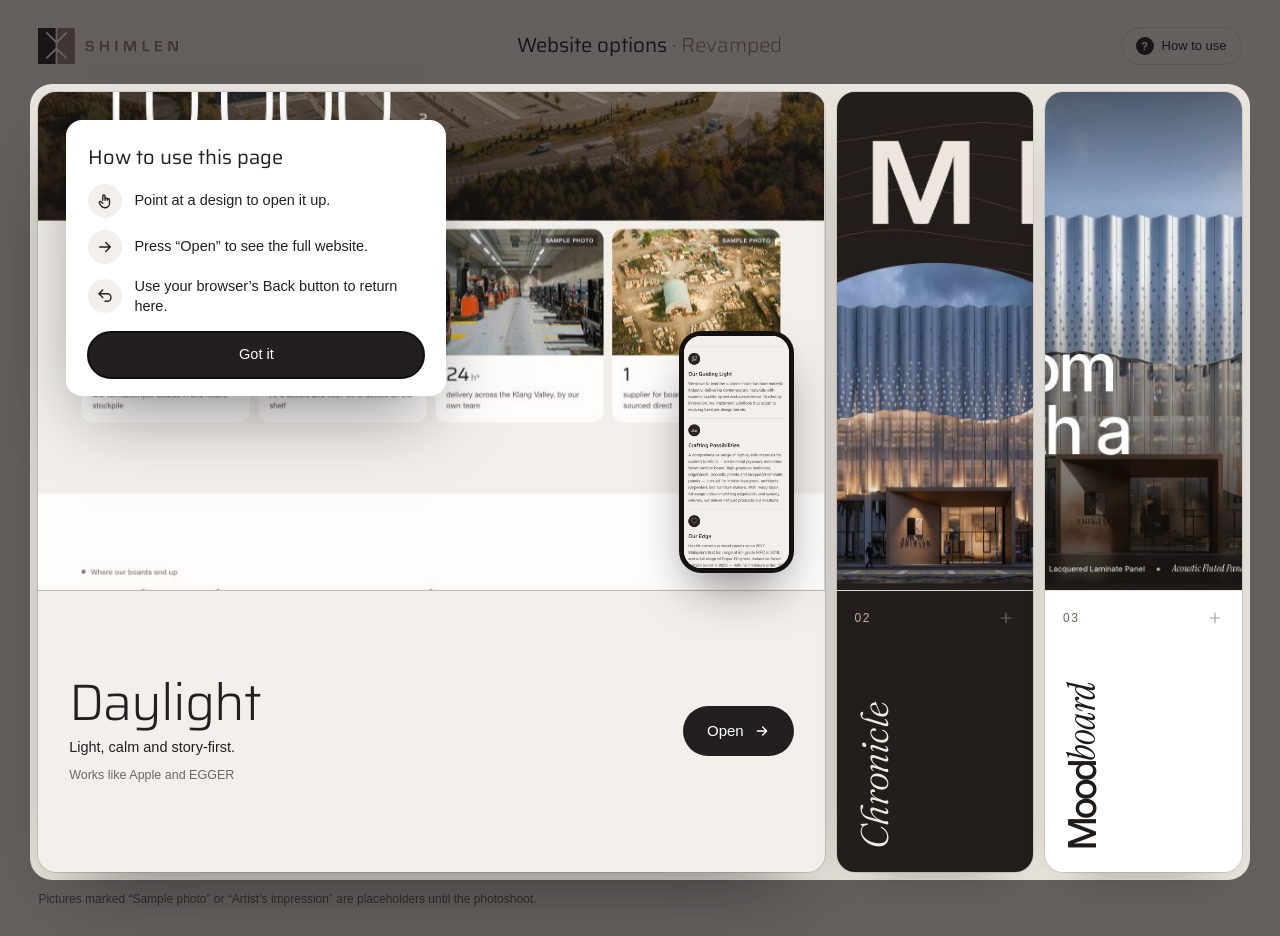
<file: index.html>
<!DOCTYPE html>
<html lang="en">
<head>
<meta charset="utf-8">
<meta name="viewport" content="width=device-width, initial-scale=1, viewport-fit=cover">
<title>Shimlen · Website options</title>
<meta name="description" content="Design options for the new Shimlen website.">
<link rel="icon" href="img/logo-mark.svg">
<link rel="preconnect" href="https://fonts.googleapis.com">
<link href="https://fonts.googleapis.com/css2?family=Fraunces:ital,opsz,wght@0,9..144,300;1,9..144,300&family=Instrument+Serif:ital@0;1&family=Inter:wght@400;500&display=swap" rel="stylesheet">
<style>
@font-face{font-family:"Saira";src:url("fonts/Saira.ttf") format("truetype");font-weight:100 900;font-display:swap}
:root{--ease:cubic-bezier(.22,1,.36,1);--glide:cubic-bezier(.65,0,.35,1);--page:#E9E4DE;--ink:#231F20;--ink2:#5A5251;--acc:#867774;--line:rgba(35,31,32,.14)}
*{box-sizing:border-box;margin:0;padding:0}
body{background:var(--page);color:var(--ink);font-family:"Helvetica Neue",Helvetica,Arial,sans-serif;-webkit-font-smoothing:antialiased;line-height:1.5}
a{color:inherit;text-decoration:none}
button{font:inherit;color:inherit;background:none;border:0;cursor:pointer}
img{display:block;max-width:none}
.wrap{width:min(1440px,calc(100vw - 2*clamp(16px,3vw,48px)));margin:0 auto}

/* each tile wears the colours and type of the design it shows */
.t1{--bg:#F3EFEA;--fg:#231F20;--mut:#6F6664;--ln:rgba(35,31,32,.14);--ac:#867774;--btn:#231F20;--btnf:#fff;--nf:"Saira",sans-serif;--nw:300;--ns:normal;--nl:-.02em}
.t2{--bg:#231D1B;--fg:#F1EAE3;--mut:rgba(241,234,227,.62);--ln:rgba(241,234,227,.16);--ac:#C4B0A5;--btn:#F1EAE3;--btnf:#231D1B;--nf:"Fraunces",Georgia,serif;--nw:300;--ns:italic;--nl:-.02em}
.t4{--bg:#fff;--fg:#1F1B19;--mut:#6E6663;--ln:#E7E1DB;--ac:#5F6B58;--btn:#5F6B58;--btnf:#fff;--nf:"Inter","Helvetica Neue",sans-serif;--nw:500;--ns:normal;--nl:-.055em}

/* ---------- top ---------- */
.top{display:flex;justify-content:space-between;align-items:center;gap:20px;padding:clamp(20px,3vh,30px) 0 clamp(18px,3vh,30px)}
.top img{width:140px}
.top h1{font-family:"Saira",sans-serif;font-weight:400;font-size:clamp(18px,1.6vw,22px)}
.top h1 span{color:var(--acc);font-weight:300}
.help{display:inline-flex;align-items:center;gap:8px;padding:8px 14px;border-radius:99px;border:1px solid var(--line);font-size:13px;transition:background .3s,color .3s}
.help:hover{background:var(--ink);color:#fff}
.help b{display:grid;place-items:center;width:18px;height:18px;border-radius:50%;background:var(--ink);color:#fff;font-size:11px}
.help:hover b{background:#fff;color:var(--ink)}

/* ---------- the tiles: side by side; the one you point at opens up ---------- */
.acc{--grow:4;--gap:12px;display:flex;gap:var(--gap);height:clamp(560px,calc(100svh - 120px),820px)}
.tile{position:relative;flex:1 1 0;min-width:0;border-radius:18px;overflow:hidden;background:var(--bg);color:var(--fg);cursor:pointer;outline:none;
  box-shadow:0 0 0 1px rgba(35,31,32,.1),0 24px 50px -34px rgba(20,14,12,.5);transition:flex-grow .95s var(--glide),box-shadow .6s}
.tile.on{flex-grow:var(--grow);cursor:default;box-shadow:0 0 0 1px rgba(35,31,32,.12),0 40px 80px -40px rgba(20,14,12,.6)}
.tile:focus-visible{box-shadow:0 0 0 3px var(--acc)}
.more,.in{display:contents}
.pic{position:absolute;left:0;right:0;top:0;height:64%;overflow:hidden;background:#d9d3cd;border-bottom:1px solid var(--ln)}
.pic>img{position:absolute;left:50%;top:0;width:var(--aw,900px);height:auto;--tx:-50%;transform:translate3d(-50%,0,0);will-change:transform}
.ph{position:absolute;bottom:calc(36% + 18px);left:calc(var(--aw,900px) - 30px - var(--pw));--pw:clamp(110px,9vw,150px);width:var(--pw);aspect-ratio:390/820;
  border-radius:22px;padding:5px;background:#141111;box-shadow:0 24px 50px -14px rgba(20,14,12,.55);z-index:3;opacity:0;transform:translateY(20px);transition:opacity .5s,transform .8s var(--ease)}
.ph .scr{position:absolute;inset:5px;border-radius:17px;overflow:hidden;background:#fff}
.ph .scr img{width:100%;height:auto;--tx:0px;will-change:transform}
.tile.on .ph{opacity:1;transform:none;transition-delay:.35s}

/* closed: a number and the name running up the side */
.lab{position:absolute;left:0;right:0;top:64%;bottom:0;padding:18px 18px 22px;display:flex;flex-direction:column;justify-content:space-between;transition:opacity .45s;pointer-events:none}
.tile.on .lab{opacity:0}
.tile:not(.on) .lab{transition-delay:.25s}
.lab .no{display:flex;justify-content:space-between;align-items:center;font-size:12px;letter-spacing:.12em;color:var(--mut)}
.lab .no b{font-weight:500;color:var(--ac)}
.lab .no svg{width:18px;height:18px;opacity:.6}
.lab .vn{writing-mode:vertical-rl;transform:rotate(180deg);font-family:var(--nf);font-weight:var(--nw);font-style:var(--ns);letter-spacing:var(--nl);font-size:clamp(32px,3vw,50px);line-height:1;white-space:nowrap}
.lab .vn em,.body .nm em{font-family:"Instrument Serif",Georgia,serif;font-style:italic;font-weight:400;letter-spacing:-.01em}

/* open: the design up top, a few words underneath on a solid ground */
.body{position:absolute;left:0;top:64%;bottom:0;width:var(--aw,900px);padding:clamp(18px,2.6vh,28px) clamp(22px,2.4vw,36px);
  display:flex;justify-content:space-between;align-items:center;gap:24px;opacity:0;transform:translate3d(0,14px,0);transition:opacity .35s,transform .5s var(--ease);pointer-events:none}
.tile.on .body{opacity:1;transform:none;transition:opacity .6s .38s,transform .9s var(--ease) .32s;pointer-events:auto}
.body .nm{font-family:var(--nf);font-weight:var(--nw);font-style:var(--ns);letter-spacing:var(--nl);font-size:clamp(38px,min(4vw,7vh),64px);line-height:1;padding-bottom:.05em}
.body .one{font-size:clamp(14.5px,1.1vw,16.5px);line-height:1.45;margin-top:6px;max-width:44ch}
.body .like{font-size:12.5px;color:var(--mut);margin-top:8px}
.go{flex:none;display:inline-flex;align-items:center;gap:10px;padding:14px 24px;border-radius:99px;background:var(--btn);color:var(--btnf);font-size:15px;font-weight:500;transition:transform .5s var(--ease),box-shadow .5s}
.go:hover{transform:translateY(-2px);box-shadow:0 12px 26px -8px rgba(0,0,0,.35)}
.go svg{width:16px;height:16px;transition:transform .4s var(--ease)}
.go:hover svg{transform:translateX(4px)}

@media (max-width:1100px) and (min-width:861px){.body{flex-direction:column;align-items:flex-start;justify-content:center;gap:14px}.body .like{display:none}}
/* phones and tablets: the tiles stack and open downwards */
@media (max-width:860px){
  .acc{flex-direction:column;height:auto;gap:8px}
  .tile{flex:none;border-radius:14px}
  .tile.on{flex-grow:0}
  .lab{position:relative;top:auto;flex-direction:row;align-items:center;padding:16px 18px;min-height:74px;pointer-events:auto}
  .tile.on .lab{opacity:1}
  .lab .vn{writing-mode:horizontal-tb;transform:none;font-size:30px;order:-1}
  .lab .no{gap:12px}
  .lab .no svg{transition:transform .5s var(--ease)}
  .tile.on .lab .no svg{transform:rotate(45deg)}
  .more{display:grid;grid-template-rows:0fr;transition:grid-template-rows .7s var(--glide)}
  .tile.on .more{grid-template-rows:1fr}
  .in{display:block;overflow:hidden;min-height:0}
  .pic{position:relative;height:auto;aspect-ratio:16/11;margin:0 12px;border-radius:10px;border:1px solid var(--ln)}
  .pic>img{left:0;width:100%;--tx:0px;transform:none}
  .ph{display:none}
  .body{position:relative;top:auto;width:auto;display:block;padding:14px 18px 20px}
  .body .nm{display:none}.body .one{margin-top:0}
  .go{margin-top:14px}
}
@media (prefers-reduced-motion:reduce){.tile,.body,.lab,.ph,.more,.guide,.gcard{transition:none!important}}

footer{padding:18px 0 28px;font-size:12px;color:var(--ink2)}
@media (max-width:600px){.top{flex-wrap:wrap;row-gap:14px}.top img{width:120px}.top h1{order:3;width:100%;font-size:19px}.help span{display:none}.help{padding:7px}}

/* ---------- the guide: shown on the first visit, and from the "How to use" button ---------- */
.guide{position:fixed;inset:0;z-index:90;pointer-events:none;opacity:0;visibility:hidden;transition:opacity .5s,visibility .5s}
.guide.on{opacity:1;visibility:visible}
.hole{position:fixed;border-radius:22px;box-shadow:0 0 0 200vmax rgba(20,16,15,.62);transition:all .5s var(--ease)}
.gcard{position:fixed;width:min(380px,calc(100vw - 32px));background:#fff;color:var(--ink);border-radius:16px;padding:22px 22px 18px;pointer-events:auto;
  box-shadow:0 30px 70px -20px rgba(0,0,0,.5);transform:translateY(10px);transition:transform .6s var(--ease)}
.guide.on .gcard{transform:none}
.gcard h2{font-family:"Saira",sans-serif;font-weight:400;font-size:20px;margin-bottom:12px}
.gcard ol{list-style:none;display:grid;gap:12px}
.gcard li{display:grid;grid-template-columns:34px 1fr;gap:12px;align-items:center;font-size:14.5px;line-height:1.4}
.gcard li i{display:grid;place-items:center;width:34px;height:34px;border-radius:50%;background:#F3EFEA;color:var(--ink)}
.gcard li i svg{width:18px;height:18px}
.gcard li b{font-weight:500}
.gcard .ok{margin-top:16px;width:100%;padding:12px;border-radius:99px;background:var(--ink);color:#fff;font-size:14.5px;font-weight:500}
.gcard .ok:hover{background:var(--acc)}
.gcard .tch{display:none}
@media (hover:none),(max-width:860px){.gcard .mse{display:none}.gcard .tch{display:inline}}
/* while the guide is up, the open tile's button pulses to show where to click */
.guiding .tile.on .go{animation:pulse 1.8s ease-out infinite}
@keyframes pulse{0%{box-shadow:0 0 0 0 rgba(255,255,255,.75),0 0 0 0 rgba(134,119,116,.6)}100%{box-shadow:0 0 0 10px rgba(255,255,255,0),0 0 0 22px rgba(134,119,116,0)}}
.guiding .tile:not(.on) .lab .no svg{animation:nudge 1.6s ease-in-out infinite}
@keyframes nudge{50%{transform:scale(1.35);opacity:1}}
</style>
</head>
<body>
<div class="wrap">
<header class="top"><img src="img/logo-horizontal.svg" alt="Shimlen"><h1>Website options <span>· Revamped</span></h1><button class="help" id="help" type="button" aria-label="How to use this page"><b>?</b><span>How to use</span></button></header>

<div class="acc" id="acc">

  <article class="tile t1 on" tabindex="0" aria-label="Daylight">
    <div class="lab"><div class="no"><b>01</b><svg viewBox="0 0 24 24" fill="none" stroke="currentColor" stroke-width="1.6"><path d="M12 5v14M5 12h14"/></svg></div><div class="vn">Daylight</div></div>
    <div class="more"><div class="in">
      <div class="pic"><img src="previews/d-revamp-1.jpg" alt="Daylight on a computer"></div>
      <div class="ph"><div class="scr"><img src="previews/m-revamp-1.jpg" alt="Daylight on a phone"></div></div>
      <div class="body"><div><h2 class="nm">Daylight</h2><p class="one">Light, calm and story-first.</p><p class="like">Works like Apple and EGGER</p></div>
        <a class="go" href="revamp-1/index.html">Open <svg viewBox="0 0 24 24" fill="none" stroke="currentColor" stroke-width="2" stroke-linecap="round" stroke-linejoin="round"><path d="M5 12h14M13 6l6 6-6 6"/></svg></a></div>
    </div></div>
  </article>

  <article class="tile t2" tabindex="0" aria-label="Chronicle">
    <div class="lab"><div class="no"><b>02</b><svg viewBox="0 0 24 24" fill="none" stroke="currentColor" stroke-width="1.6"><path d="M12 5v14M5 12h14"/></svg></div><div class="vn">Chronicle</div></div>
    <div class="more"><div class="in">
      <div class="pic"><img src="previews/d-revamp-2.jpg" alt="Chronicle on a computer"></div>
      <div class="ph"><div class="scr"><img src="previews/m-revamp-2.jpg" alt="Chronicle on a phone"></div></div>
      <div class="body"><div><h2 class="nm">Chronicle</h2><p class="one">Dark walnut, told as a book in five chapters.</p><p class="like">Works like Cartier and Audemars Piguet</p></div>
        <a class="go" href="revamp-2/index.html">Open <svg viewBox="0 0 24 24" fill="none" stroke="currentColor" stroke-width="2" stroke-linecap="round" stroke-linejoin="round"><path d="M5 12h14M13 6l6 6-6 6"/></svg></a></div>
    </div></div>
  </article>

  <article class="tile t4" tabindex="0" aria-label="Moodboard">
    <div class="lab"><div class="no"><b>03</b><svg viewBox="0 0 24 24" fill="none" stroke="currentColor" stroke-width="1.6"><path d="M12 5v14M5 12h14"/></svg></div><div class="vn">Mood<em>board</em></div></div>
    <div class="more"><div class="in">
      <div class="pic"><img src="previews/d-revamp-4.jpg" alt="Moodboard on a computer"></div>
      <div class="ph"><div class="scr"><img src="previews/m-revamp-4.jpg" alt="Moodboard on a phone"></div></div>
      <div class="body"><div><h2 class="nm">Mood<em>board</em></h2><p class="one">Young, bright and hands-on.</p><p class="like">Works like EGGER’s Virtual Design Studio and IKEA</p></div>
        <a class="go" href="revamp-4/index.html">Open <svg viewBox="0 0 24 24" fill="none" stroke="currentColor" stroke-width="2" stroke-linecap="round" stroke-linejoin="round"><path d="M5 12h14M13 6l6 6-6 6"/></svg></a></div>
    </div></div>
  </article>
</div>

<footer>Pictures marked “Sample photo” or “Artist’s impression” are placeholders until the photoshoot.</footer>
</div>

<div class="guide" id="guide" role="dialog" aria-modal="false" aria-labelledby="gT">
  <div class="hole" id="hole"></div>
  <div class="gcard" id="gcard">
    <h2 id="gT">How to use this page</h2>
    <ol>
      <li><i><svg viewBox="0 0 24 24" fill="none" stroke="currentColor" stroke-width="1.8" stroke-linecap="round" stroke-linejoin="round"><path d="M9 11V5.5a1.5 1.5 0 0 1 3 0V11m0-1.5a1.5 1.5 0 0 1 3 0V11m0-.5a1.5 1.5 0 0 1 3 0V15a6 6 0 0 1-6 6h-.5a6 6 0 0 1-5-2.7L4.6 15a1.5 1.5 0 0 1 2.4-1.8L9 15"/></svg></i><span><span class="mse"><b>Point at a design</b> to open it up.</span><span class="tch"><b>Tap a design</b> to open it up.</span></span></li>
      <li><i><svg viewBox="0 0 24 24" fill="none" stroke="currentColor" stroke-width="2" stroke-linecap="round" stroke-linejoin="round"><path d="M5 12h14M13 6l6 6-6 6"/></svg></i><span><b>Press “Open”</b> to see the full website.</span></li>
      <li><i><svg viewBox="0 0 24 24" fill="none" stroke="currentColor" stroke-width="1.8" stroke-linecap="round" stroke-linejoin="round"><path d="M9 14 4 9l5-5"/><path d="M4 9h11a5 5 0 0 1 0 10h-3"/></svg></i><span>Use your browser’s <b>Back</b> button to return here.</span></li>
    </ol>
    <button class="ok" id="gOk" type="button">Got it</button>
  </div>
</div>

<script>
(function(){
  const desk=matchMedia('(min-width:861px)'),reduce=matchMedia('(prefers-reduced-motion:reduce)').matches;
  const acc=document.getElementById('acc'),ts=[...acc.querySelectorAll('.tile')];let wait;
  /* the open tile's screenshots glide slowly down the real page and back; a closing tile glides home first */
  const glide=(im,on)=>{clearTimeout(im._t);const f=im.parentElement,d=Math.min(0,f.clientHeight-im.offsetHeight),tx=getComputedStyle(im).getPropertyValue('--tx').trim()||'0px';
    const to=(y,s,w)=>{im.style.transition=`transform ${s}s cubic-bezier(.45,0,.55,1) ${w}s`;im.style.transform=`translate3d(${tx},${y}px,0)`;im._y=y};
    if(!on||reduce||!d){to(0,on?0:.9,0);return}
    const s=Math.max(12,Math.round(-d/60));
    const loop=first=>{to(im._y<0?0:d,s,first?1.3:1.6);im._t=setTimeout(()=>loop(false),(s+(first?1.3:1.6))*1000)};
    loop(true)};
  const imgs=t=>t.querySelectorAll('.scr img,.pic>img');
  const size=()=>{if(!desk.matches){acc.style.removeProperty('--aw');return}
    const g=parseFloat(getComputedStyle(acc).getPropertyValue('--grow'))||4,gap=parseFloat(getComputedStyle(acc).columnGap)||12,n=ts.length;
    acc.style.setProperty('--aw',((acc.clientWidth-gap*(n-1))*g/(g+n-1)).toFixed(1)+'px')};
  /* on a computer one tile is always open; on a phone a tap opens or closes it */
  const open=t=>{const was=t.classList.contains('on');if(was&&desk.matches)return;
    ts.forEach(x=>{const on=x===t&&!was;x.classList.toggle('on',on);x.setAttribute('aria-expanded',on);imgs(x).forEach(im=>glide(im,on))})};
  ts.forEach(t=>{
    t.addEventListener('pointerenter',e=>{if(e.pointerType!=='mouse'||!desk.matches)return;clearTimeout(wait);wait=setTimeout(()=>open(t),110)});
    t.addEventListener('pointerleave',()=>clearTimeout(wait));
    t.addEventListener('click',e=>{if(e.target.closest('a'))return;open(t)});
    t.addEventListener('keydown',e=>{if((e.key==='Enter'||e.key===' ')&&e.target===t){e.preventDefault();open(t)}});
    t.addEventListener('focusin',e=>{if(desk.matches&&e.target!==t)open(t)})});
  if(!desk.matches)ts.forEach(t=>t.classList.remove('on'));
  ts.forEach(t=>t.setAttribute('aria-expanded',t.classList.contains('on')));
  size();
  ts.forEach(t=>imgs(t).forEach(im=>{const go=()=>glide(im,t.classList.contains('on'));im.complete?go():im.addEventListener('load',go,{once:true})}));

  /* guide: a dimmed page with the tiles left lit, and a card that says what to do */
  const G=document.getElementById('guide'),hole=document.getElementById('hole'),card=document.getElementById('gcard');
  const place=()=>{const r=acc.getBoundingClientRect(),p=8;
    hole.style.left=(r.left-p)+'px';hole.style.top=(Math.max(r.top,8)-p)+'px';hole.style.width=(r.width+2*p)+'px';hole.style.height=(Math.min(r.bottom,innerHeight-8)-Math.max(r.top,8)+2*p)+'px';
    const cw=card.offsetWidth,ch=card.offsetHeight;
    if(desk.matches){const open=acc.querySelector('.tile.on')||ts[0],o=open.getBoundingClientRect();
      /* over the open tile's picture, clear of its Open button */
      card.style.left=Math.min(innerWidth-cw-16,Math.max(16,o.left+28))+'px';card.style.top=Math.max(16,Math.min(innerHeight-ch-16,o.top+28))+'px'}
    else{card.style.left=((innerWidth-cw)/2)+'px';card.style.top=Math.max(16,innerHeight-ch-20)+'px'}};
  const show=()=>{G.classList.add('on');document.body.classList.add('guiding');place();setTimeout(()=>document.getElementById('gOk').focus({preventScroll:true}),100)};
  const hide=()=>{G.classList.remove('on');document.body.classList.remove('guiding')};
  document.getElementById('gOk').addEventListener('click',hide);
  document.getElementById('help').addEventListener('click',()=>{scrollTo({top:0,behavior:reduce?'auto':'smooth'});setTimeout(show,reduce?0:300)});
  addEventListener('keydown',e=>{if(e.key==='Escape'&&G.classList.contains('on'))hide()});
  addEventListener('resize',()=>{size();ts.forEach(t=>imgs(t).forEach(im=>glide(im,t.classList.contains('on'))));if(G.classList.contains('on'))place()});
  addEventListener('scroll',()=>{if(G.classList.contains('on'))place()},{passive:true});
  /* the card follows whichever tile is open while the guide is up */
  acc.addEventListener('transitionend',e=>{if(e.propertyName==='flex-grow'&&G.classList.contains('on'))place()});
  /* the guide opens every time the page loads */
  if(location.search.indexOf('shot')<0)setTimeout(show,700);
})();
</script>
</body>
</html>
</file>
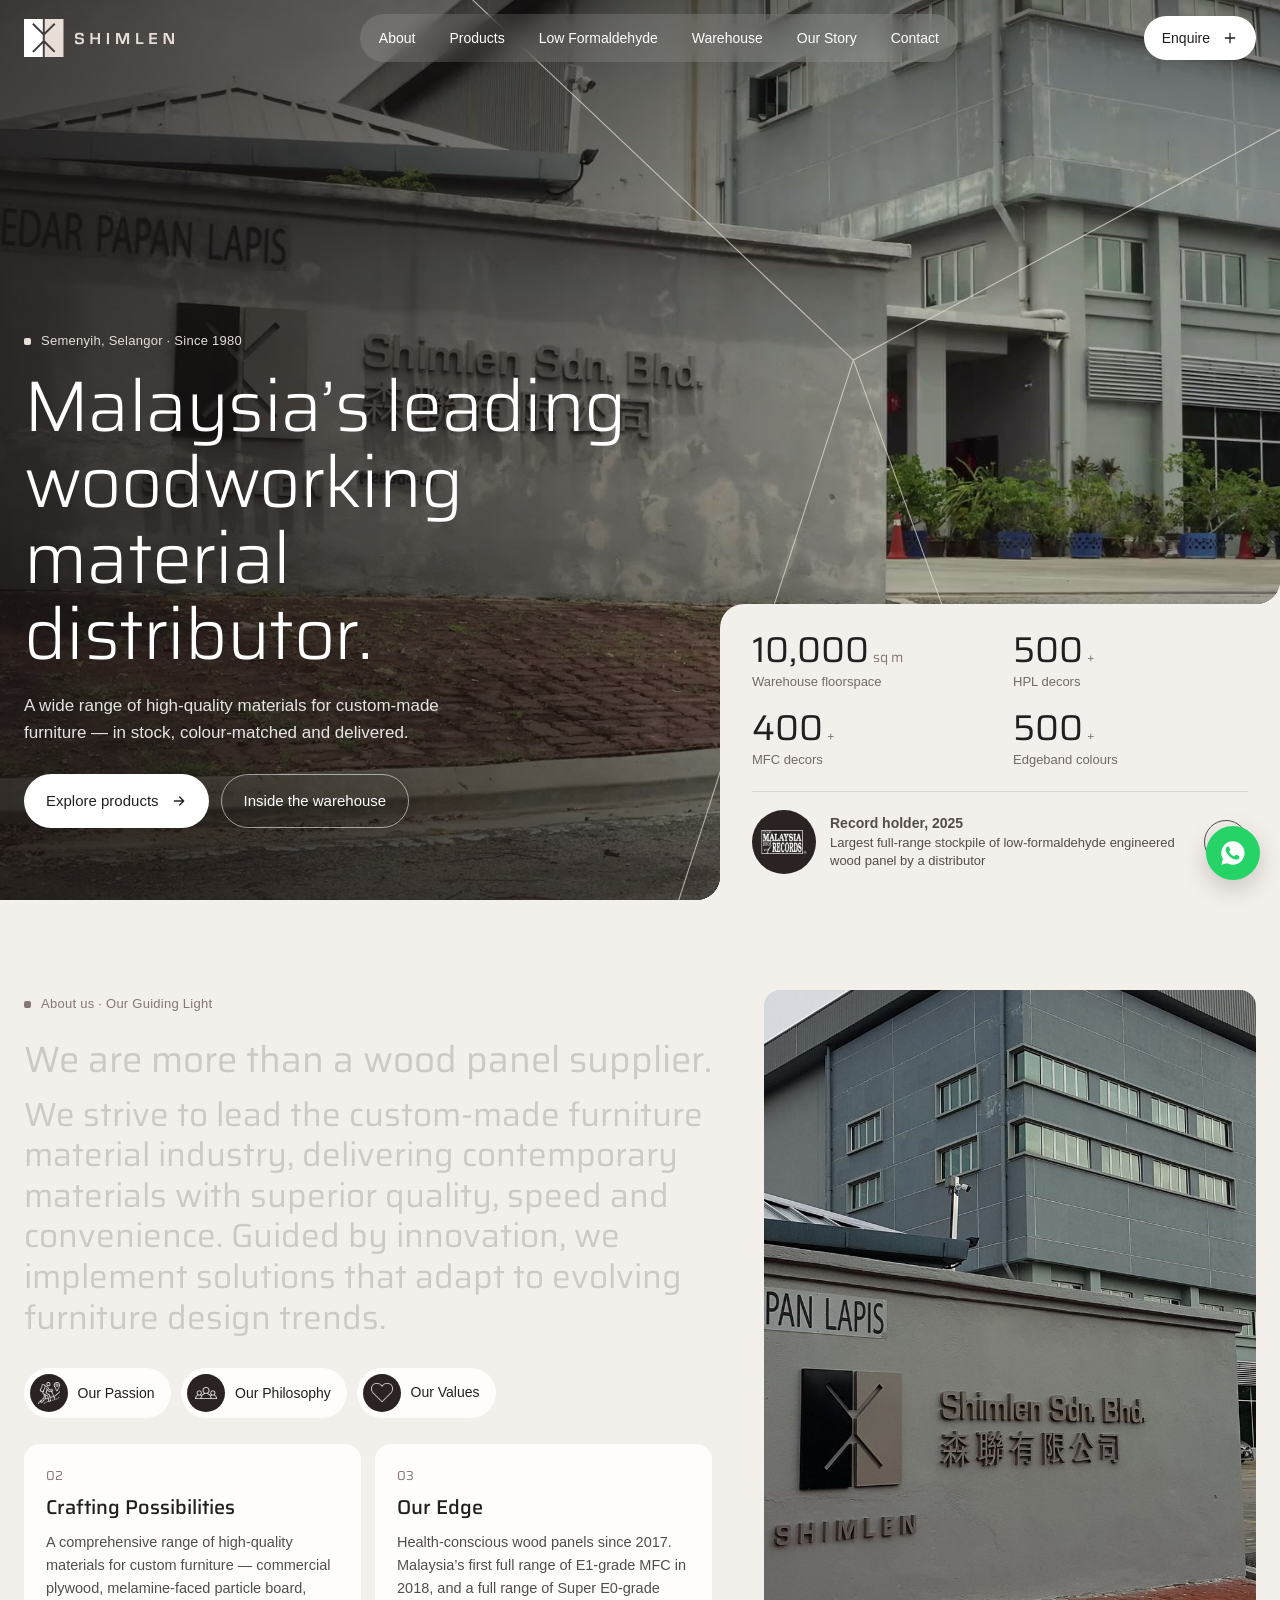
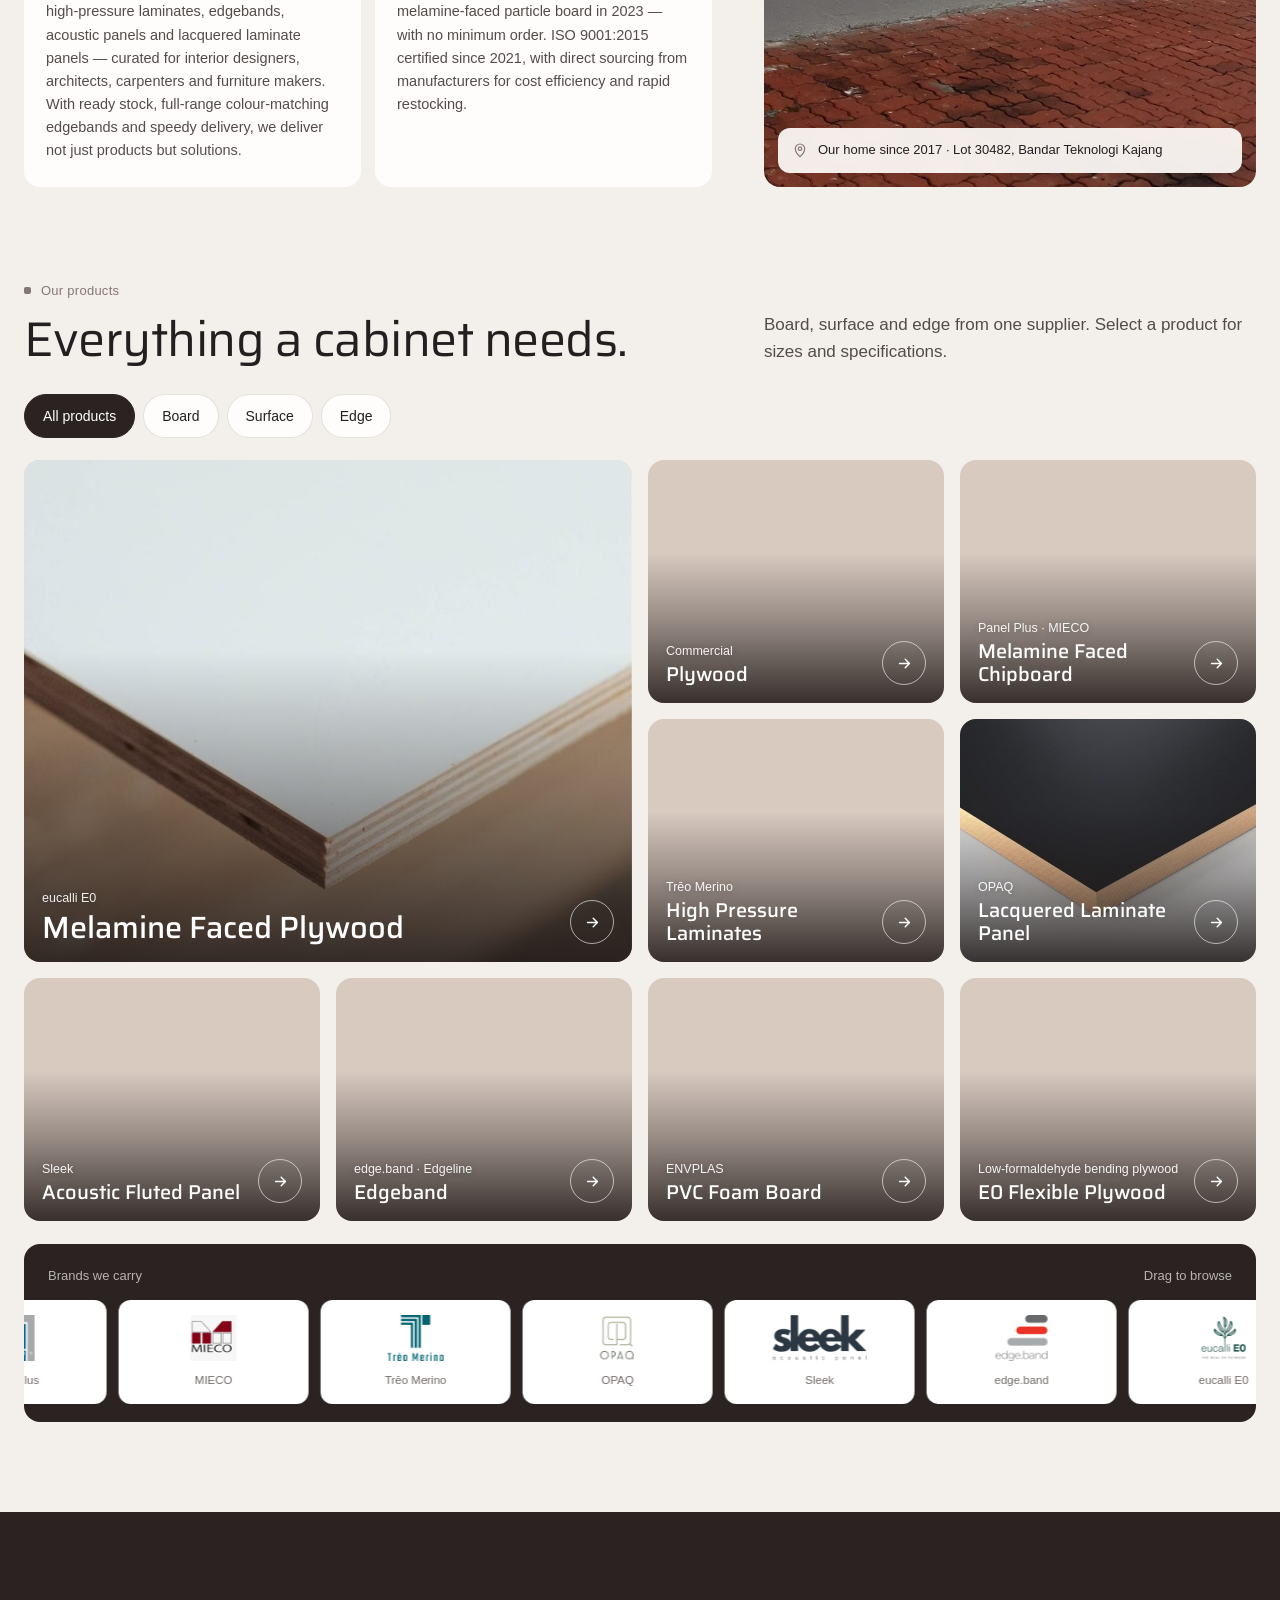
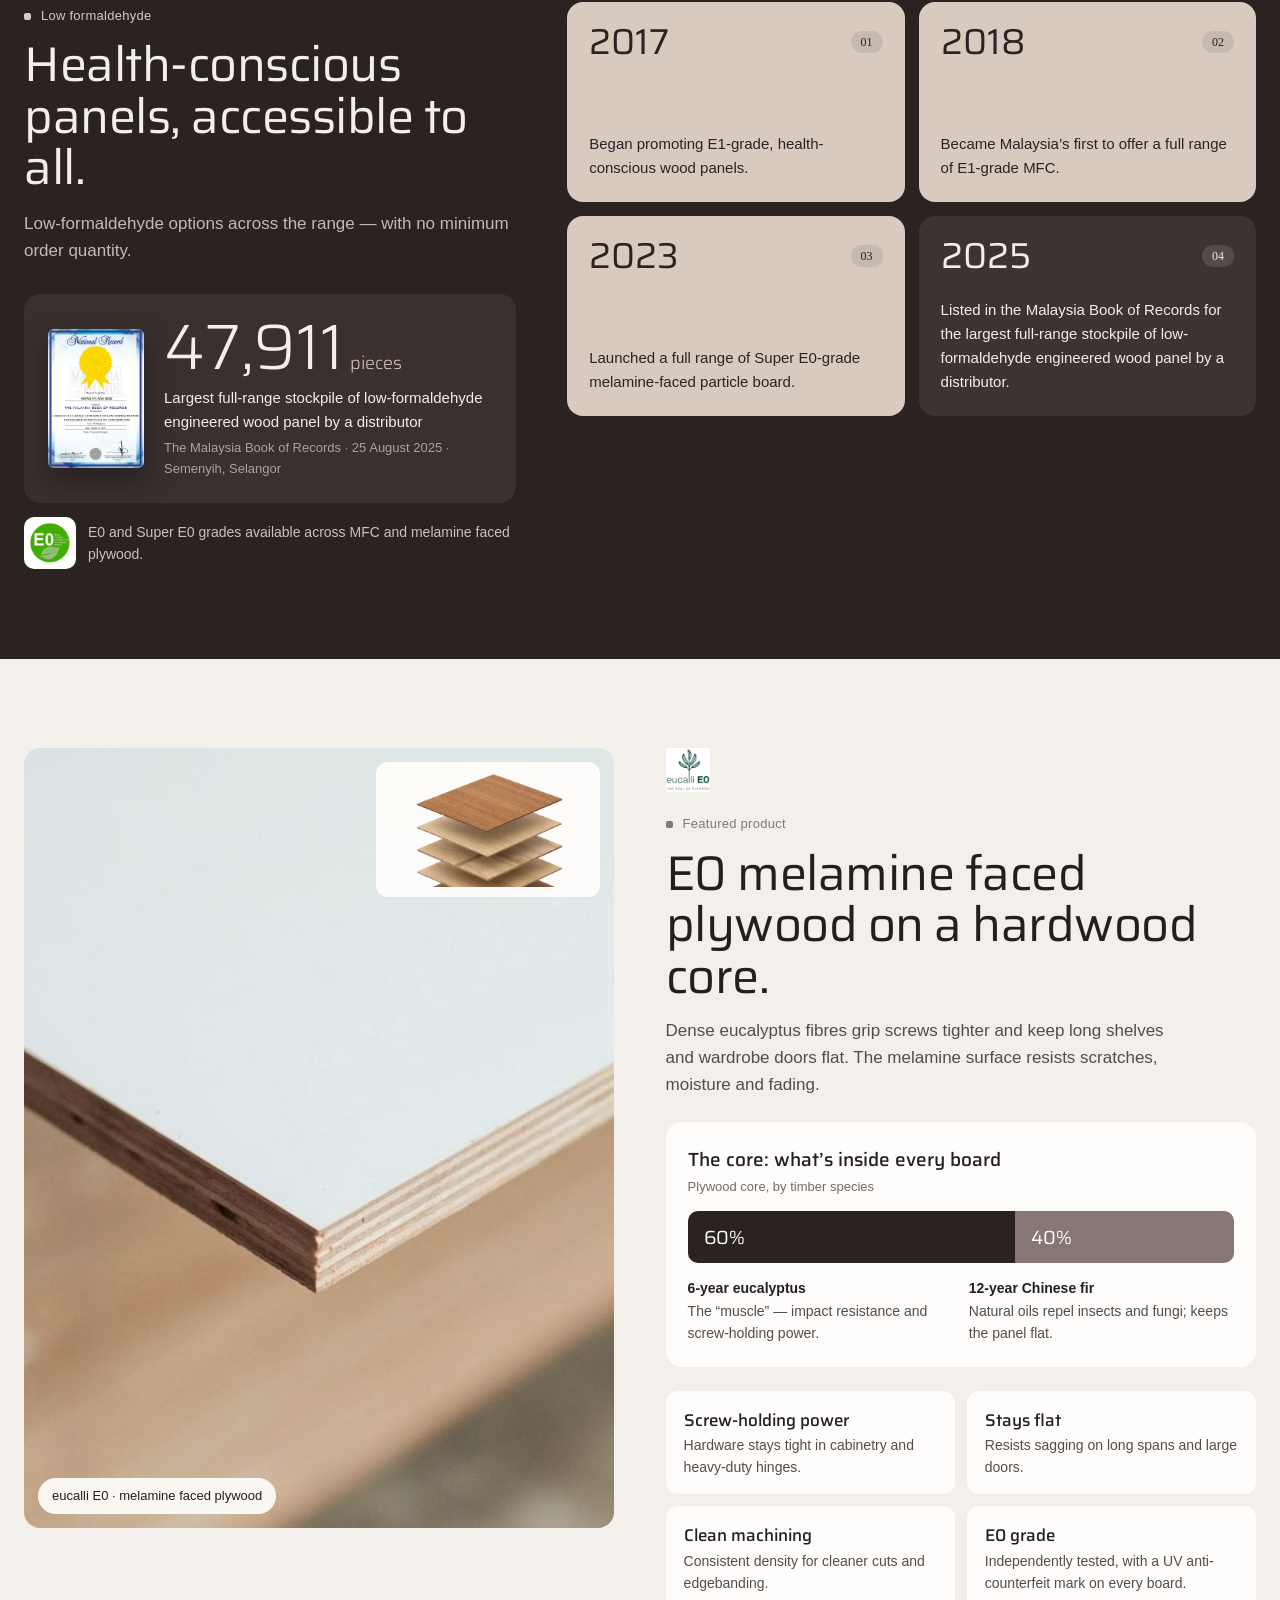
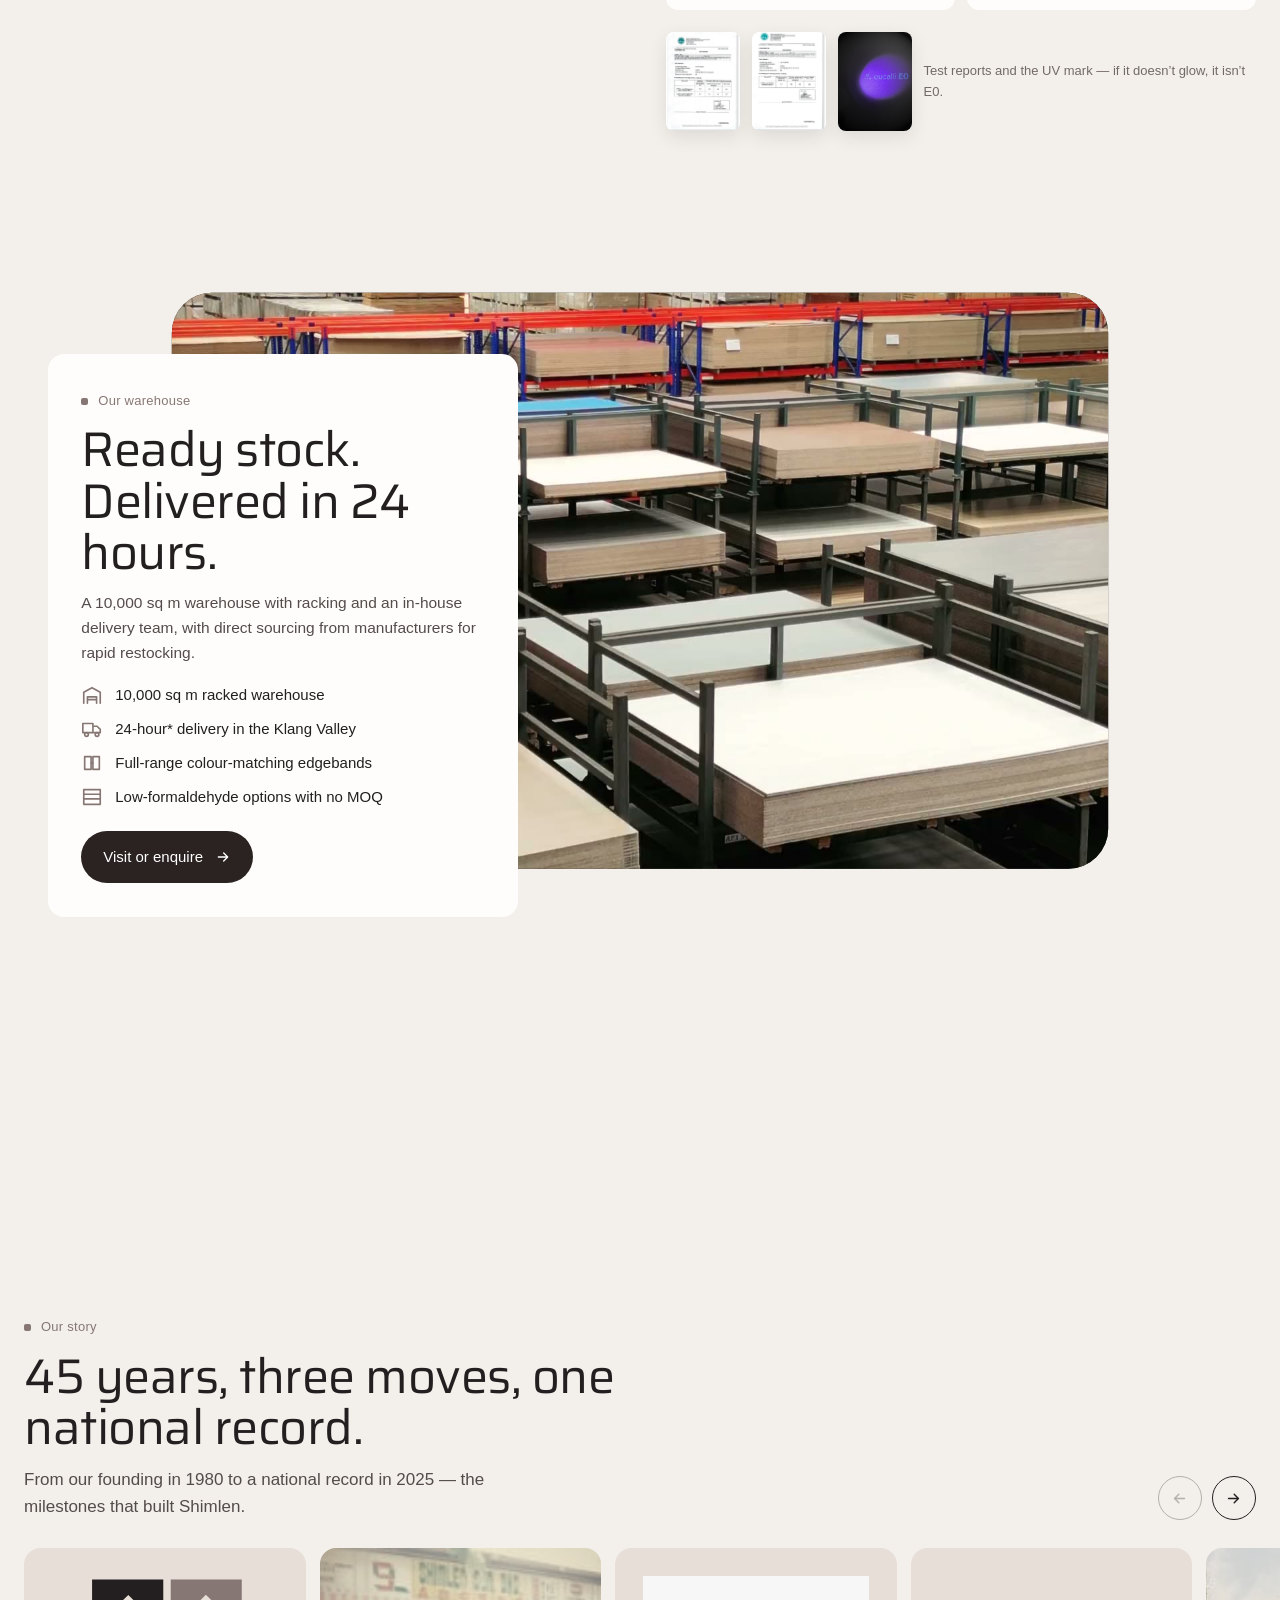
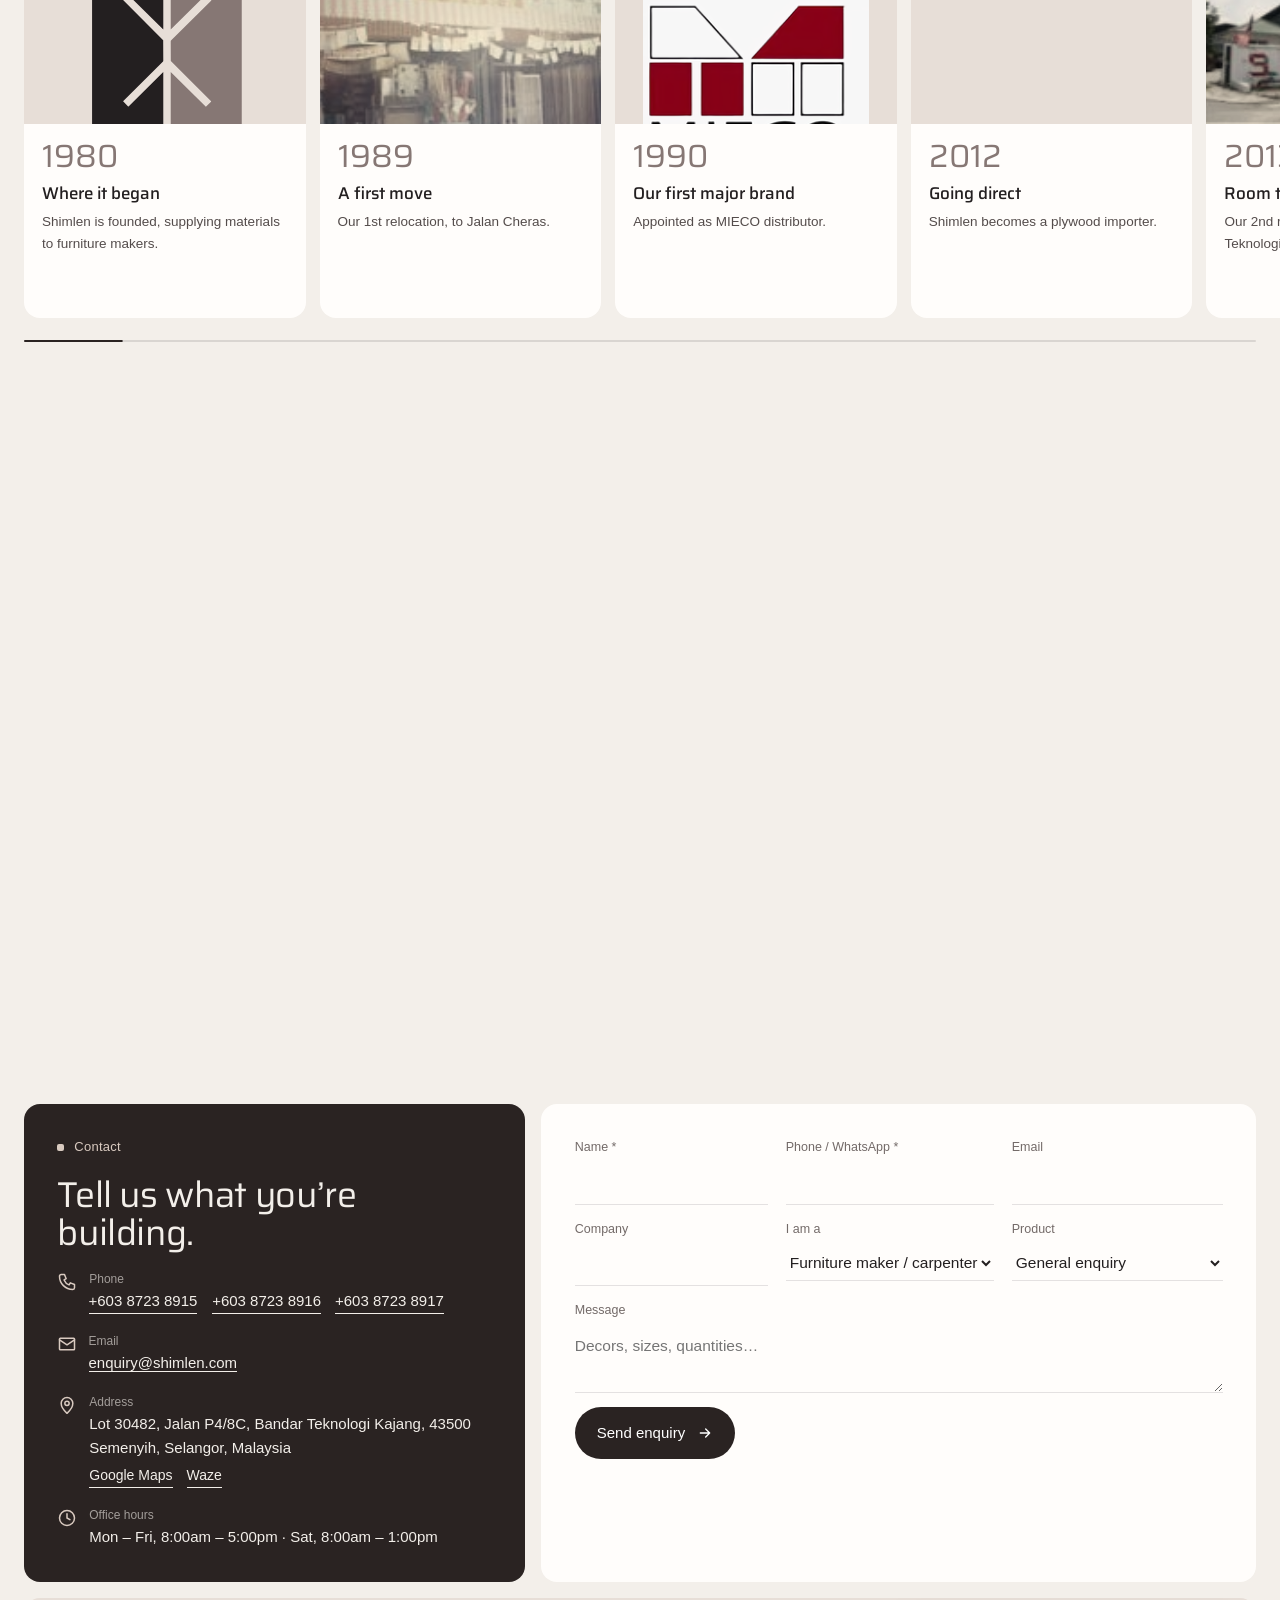
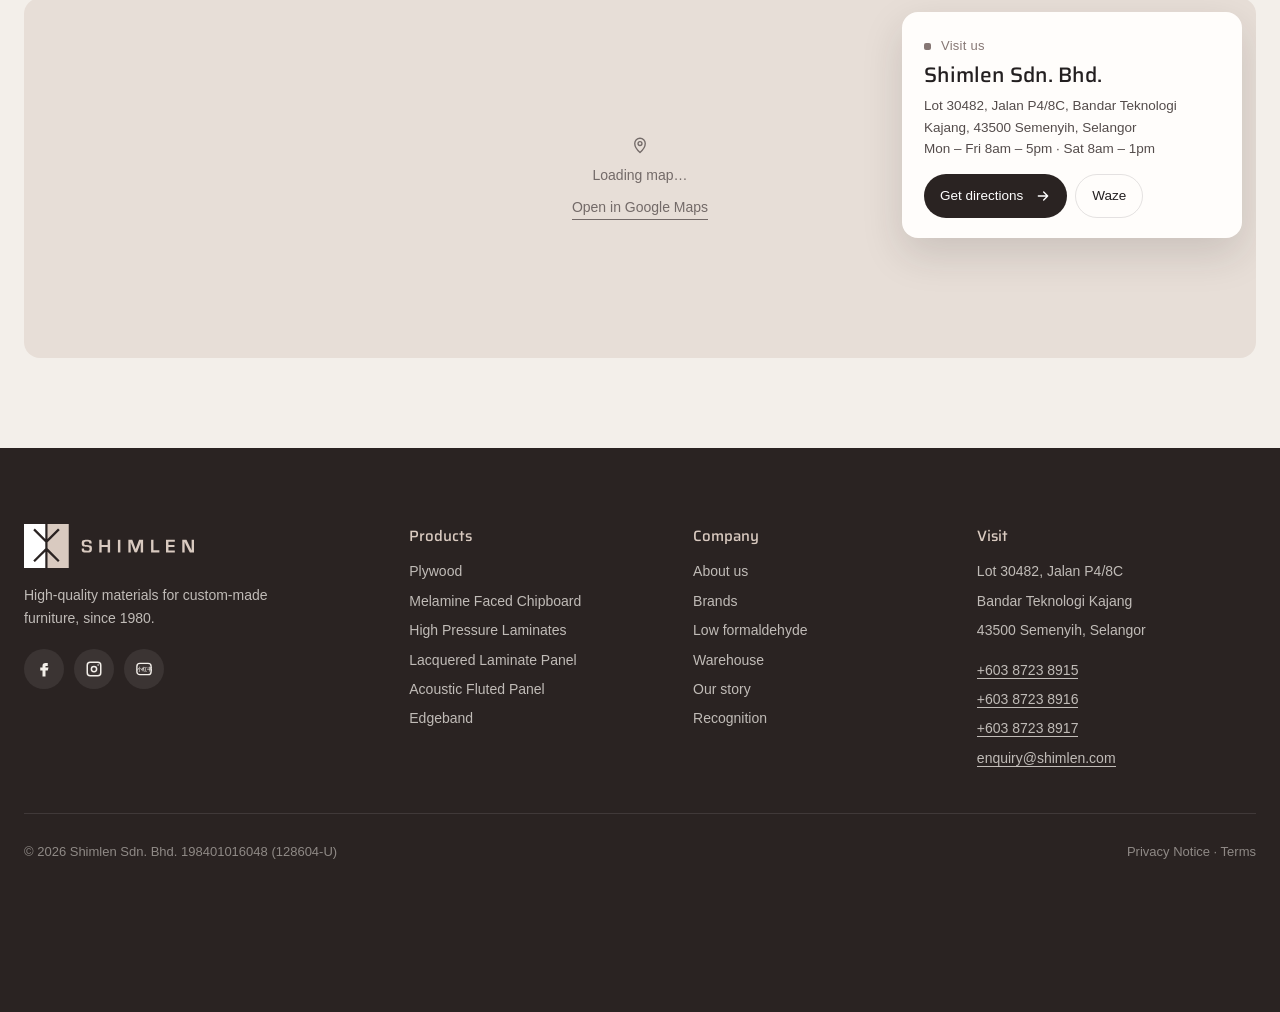
<file: option-1/index.html>
<!DOCTYPE html>
<html lang="en">
<head>
<meta charset="utf-8">
<meta name="viewport" content="width=device-width, initial-scale=1, viewport-fit=cover">
<title>Shimlen · Linen · Option 1</title>
<meta name="description" content="High-quality materials for custom-made furniture: plywood, MFC, HPL, edgeband, acoustic and lacquered panels. 10,000 sq m warehouse in Semenyih, Selangor.">
<link rel="icon" href="../img/logo-mark.svg">
<link rel="stylesheet" href="../shared/base.css">
<link rel="stylesheet" href="../shared/motion.css">
<style>
/* Option 1 · Open: bright warm panels and deep walnut blocks, rounded cards, a statement that fills in as you read */
:root{--bg:#F3EFEA;--fg:#231F20;--fg2:#544C4B;--mut:#736A68;--line:rgba(35,31,32,.12);--acc:#867774;
  --deep:#2A2322;--deep2:#3A302E;--sand:#E7DED7;--card:#D9CAC0;--white:#FFFDFB;--r:16px;--hh:76px;--pad:clamp(64px,7vw,110px);
  --drawer-bg:#FFFDFB;--drawer-line:#E7DED7}
body{font-family:"Helvetica Neue",Helvetica,Arial,sans-serif}
.t{font-family:"Saira","Helvetica Neue",Arial,sans-serif;font-weight:400;letter-spacing:-.01em;line-height:1.06}
.eyebrow{display:inline-flex;align-items:center;gap:10px;font-size:13px;letter-spacing:.02em;color:var(--acc);font-weight:500}
.eyebrow::before{content:"";width:7px;height:7px;background:currentColor;border-radius:2px}
.h2{font-size:clamp(32px,3.8vw,54px)}
.lead{font-size:17px;color:var(--fg2);max-width:54ch}
section{position:relative;padding:var(--pad) 0}

.btn{display:inline-flex;align-items:center;gap:12px;padding:14px 22px;border-radius:999px;font-size:15px;font-weight:500;transition:background .3s,color .3s}
.btn .ic{width:16px;height:16px;transition:transform .35s var(--ease)}
.btn:hover .ic{transform:translateX(4px)}
.btn-solid{background:var(--deep);color:#fff}.btn-solid:hover{background:var(--acc)}
.btn-light{background:#fff;color:var(--fg)}.btn-light:hover{background:var(--card)}
.btn-line{border:1px solid rgba(255,255,255,.55);color:#fff}.btn-line:hover{background:rgba(255,255,255,.14)}
.btn-ghost{border:1px solid var(--line)}.btn-ghost:hover{background:var(--sand)}
.circ{width:44px;height:44px;border-radius:50%;border:1px solid currentColor;display:grid;place-items:center;flex:none;transition:background .3s,color .3s,border-color .3s}
.circ .ic{width:17px;height:17px}
.tel{border-bottom:1px solid currentColor;white-space:nowrap}

/* header */
#hdr{position:fixed;top:0;left:0;right:0;height:var(--hh);z-index:60;transition:background .4s,transform .45s var(--ease),box-shadow .4s;--logo-a:#fff;--logo-b:#E7DED7;color:#fff}
#hdr.scrolled{background:rgba(243,239,234,.94);backdrop-filter:blur(12px);--logo-a:#231F20;--logo-b:#867774;color:var(--fg);box-shadow:0 1px 0 var(--line)}
#hdr.hide{transform:translateY(-100%)}
.nav{height:100%;display:flex;align-items:center;justify-content:space-between;gap:24px}
.nav .logo{width:150px}
.nav-links{display:flex;gap:6px;font-size:14px;background:rgba(255,255,255,.12);backdrop-filter:blur(10px);padding:5px;border-radius:99px}
#hdr.scrolled .nav-links{background:rgba(35,31,32,.05)}
.nav-links a{padding:8px 14px;border-radius:99px;transition:background .3s,color .3s}
.nav-links a:hover{background:rgba(255,255,255,.18)}
.nav-links a.active{background:#fff;color:var(--fg)}
#hdr.scrolled .nav-links a.active{background:var(--deep);color:#fff}
.nav-cta{display:flex;align-items:center;gap:10px}
.nav-cta .btn{padding:11px 18px;font-size:14px}
#hdr:not(.scrolled) .nav-cta .btn-solid{background:#fff;color:var(--fg)}
.burger{display:none;width:46px;height:46px;border-radius:50%;background:var(--deep);color:#fff;place-items:center}
#hdr:not(.scrolled) .burger{background:#fff;color:var(--fg)}
.burger span{display:block;width:18px;height:1.5px;background:currentColor;margin:3px auto;transition:transform .3s}
.menu{position:fixed;inset:0;background:var(--deep);color:#fff;z-index:55;padding:calc(var(--hh) + 30px) 24px 40px;display:flex;flex-direction:column;gap:6px;transform:translateY(-100%);transition:transform .6s var(--ease)}
.menu a{font-family:Saira;font-size:32px;padding:6px 0;border-bottom:1px solid rgba(255,255,255,.12)}
body.menu-open .menu{transform:none}
body.menu-open #hdr{background:var(--deep);--logo-a:#fff;--logo-b:#E7DED7;color:#fff}
body.menu-open .burger span:nth-child(1){transform:translateY(4.5px) rotate(45deg)}
body.menu-open .burger span:nth-child(2){opacity:0}
body.menu-open .burger span:nth-child(3){transform:translateY(-4.5px) rotate(-45deg)}

/* hero with an attached stats panel (bottom right) */
.hero{position:relative;height:100svh;min-height:680px;padding:0;color:#fff;overflow:hidden}
.hero .reel{position:absolute;inset:0}
.hero .shade{position:absolute;inset:0;background:linear-gradient(90deg,rgba(25,20,19,.74) 0%,rgba(25,20,19,.45) 42%,rgba(25,20,19,.06) 72%),linear-gradient(0deg,rgba(25,20,19,.5),rgba(25,20,19,0) 45%),linear-gradient(180deg,rgba(25,20,19,.35),rgba(25,20,19,0) 22%)}
.hero .lines{position:absolute;inset:0;width:100%;height:100%;pointer-events:none}
.hero .lines path{fill:none;stroke:#E7DED7;stroke-width:1.2;opacity:.7;stroke-dasharray:2400;stroke-dashoffset:2400;animation:draw 3.2s var(--ease) .6s forwards}
.hero .lines path+path{animation-delay:1s}
@keyframes draw{to{stroke-dashoffset:0}}
.h-in{position:relative;height:100%;display:flex;flex-direction:column;justify-content:flex-end;padding-bottom:clamp(48px,8vh,90px)}
.hero .eyebrow{color:#E7DED7}
.hero h1{font-size:clamp(42px,5.6vw,86px);font-weight:300;max-width:13ch;margin:16px 0 20px}
.hero .lead{color:rgba(255,255,255,.88);max-width:46ch}
.ctas{display:flex;flex-wrap:wrap;gap:12px;margin-top:28px}
.h-panel{position:absolute;right:0;bottom:0;width:min(560px,44vw);background:var(--bg);color:var(--fg);border-top-left-radius:24px;padding:28px 32px 26px;z-index:3}
.h-panel::before{content:"";position:absolute;right:0;top:-24px;width:24px;height:24px;background:radial-gradient(circle at 0 0,transparent 24px,var(--bg) 24.5px)}
.h-panel::after{content:"";position:absolute;left:-24px;bottom:0;width:24px;height:24px;background:radial-gradient(circle at 0 0,transparent 24px,var(--bg) 24.5px)}
.h-stats{display:grid;grid-template-columns:1fr 1fr;gap:18px 26px}
.h-stats .n{font-family:Saira;font-size:clamp(30px,2.8vw,42px);line-height:1}
.h-stats small{font-size:14px;margin-left:4px;color:var(--acc)}
.h-stats .l{font-size:13px;color:var(--mut);margin-top:4px}
.h-rec{display:flex;gap:14px;align-items:center;margin-top:20px;padding-top:18px;border-top:1px solid var(--line);text-align:left;width:100%}
.h-rec .mbr{width:64px;height:64px;border-radius:50%;background:var(--deep);display:grid;place-items:center;flex:none}
.h-rec .mbr img{width:46px}
.h-rec b{display:block;font-size:14px}
.h-rec span{font-size:13px;color:var(--fg2);line-height:1.4}
.h-rec .circ{margin-left:auto}
.h-rec:hover .circ{background:var(--deep);color:#fff;border-color:var(--deep)}

/* about */
.ab{display:grid;grid-template-columns:7fr 5fr;gap:clamp(28px,4vw,60px);align-items:stretch}
.fill-text{font-family:Saira;font-size:clamp(24px,2.6vw,38px);line-height:1.22;margin:22px 0 30px}
.fill-text .fw{color:rgba(35,31,32,.18);transition:color .25s}
.fill-text .fw.on{color:var(--fg)}
.fill-text .lead-in{display:block;margin-bottom:.35em;font-size:1.1em}
.pillars{display:flex;gap:10px;flex-wrap:wrap;margin-bottom:26px}
.pillar{display:flex;align-items:center;gap:10px;font-size:14px;font-weight:500;background:var(--white);border-radius:99px;padding:6px 16px 6px 6px}
.pillar i{width:38px;height:38px;border-radius:50%;background:var(--deep);display:grid;place-items:center}
.pillar img{width:22px;height:22px;object-fit:contain}
.acards{display:grid;grid-template-columns:1fr 1fr;gap:14px}
.acard{background:var(--white);border-radius:var(--r);padding:22px 22px 24px}
.acard .k{font-family:Saira;font-size:13px;color:var(--acc)}
.acard h3{font-family:Saira;font-weight:500;font-size:20px;margin:4px 0 8px}
.acard p{font-size:14.5px;color:var(--fg2)}
.ab-img{position:relative;border-radius:var(--r);overflow:hidden;min-height:520px}
.ab-img img{position:absolute;inset:0;width:100%;height:100%;object-fit:cover}
.ab-img .chip{position:absolute;left:14px;bottom:14px;right:14px;display:flex;gap:10px;align-items:center;background:rgba(255,253,251,.92);backdrop-filter:blur(8px);border-radius:12px;padding:12px 14px;font-size:13px;z-index:2}
.ab-img .chip .ic{width:16px;height:16px;color:var(--acc)}

/* products: one featured tile + a full grid */
.sec-head{display:grid;grid-template-columns:7fr 5fr;gap:clamp(28px,4vw,60px);align-items:end;margin-bottom:28px}
.ptabs{display:flex;gap:8px;flex-wrap:wrap;margin-bottom:22px}
.ptabs button{padding:10px 18px;border-radius:999px;border:1px solid var(--line);font-size:14px;transition:.3s;background:var(--white)}
.ptabs button.on{background:var(--deep);color:#fff;border-color:var(--deep)}
.pgrid{display:grid;grid-template-columns:repeat(4,1fr);grid-auto-rows:clamp(220px,19vw,290px);gap:16px;grid-auto-flow:dense}
.prod{position:relative;border-radius:var(--r);overflow:hidden;text-align:left;color:#fff;background:var(--card);transition:opacity .4s}
.prod.feat{grid-column:span 2;grid-row:span 2}
.prod img{position:absolute;inset:0;width:100%;height:100%;object-fit:cover;transition:transform 1.1s var(--ease)}
.prod:hover img{transform:scale(1.05)}
.prod::after{content:"";position:absolute;inset:0;background:linear-gradient(0deg,rgba(28,22,21,.86),rgba(28,22,21,.35) 34%,rgba(28,22,21,0) 62%)}
.prod .tx{position:absolute;left:0;right:0;bottom:0;z-index:2;display:flex;justify-content:space-between;align-items:flex-end;gap:12px;padding:18px}
.prod .b{font-size:12.5px;opacity:.92;text-shadow:0 1px 8px rgba(0,0,0,.35)}
.prod h3{font-family:Saira;font-weight:500;font-size:20px;line-height:1.12;margin-top:2px}
.prod.feat h3{font-size:clamp(26px,2.4vw,36px)}
.prod .circ{color:#fff;border-color:rgba(255,255,255,.6)}
.prod:hover .circ{background:#fff;color:var(--fg);border-color:#fff}
.prod.hid{display:none}
.brands{margin-top:22px;background:var(--deep);border-radius:var(--r);padding:22px 0 18px;color:#F3EFEA}
.brands .bh{display:flex;justify-content:space-between;padding:0 24px 14px;font-size:13px;opacity:.7}
.mq-item{width:190px;height:104px;margin-right:12px;background:#fff;border-radius:12px;padding:12px}
.mq-item img{height:46px;width:auto;max-width:140px;object-fit:contain}
.mq-item img.sm{height:34px}
.mq-item span{font-size:11.5px;color:var(--mut)}

/* low formaldehyde */
.dark{background:var(--deep);color:#F3EFEA}
.dark .eyebrow{color:var(--card)}
.dark .lead{color:rgba(243,239,234,.75)}
.lf{display:grid;grid-template-columns:5fr 7fr;gap:clamp(28px,4vw,60px)}
.rec{margin-top:30px;background:var(--deep2);border-radius:var(--r);padding:24px;display:grid;grid-template-columns:auto 1fr;gap:20px;align-items:center}
.rec .cert{width:96px;border-radius:6px;cursor:zoom-in;box-shadow:0 12px 30px rgba(0,0,0,.35)}
.rec .big{font-family:Saira;font-size:clamp(46px,5vw,72px);line-height:.9;font-weight:300}
.rec .big small{font-size:.28em;margin-left:6px;color:var(--card)}
.rec h4{font-weight:500;font-size:15px;margin:10px 0 4px}
.rec p{font-size:13px;color:rgba(243,239,234,.6)}
.e0{display:flex;gap:12px;align-items:center;font-size:14px;color:rgba(243,239,234,.78);margin-top:14px}
.e0 img{width:52px;background:#fff;border-radius:10px;padding:5px}
.steps{display:grid;grid-template-columns:1fr 1fr;gap:14px;align-content:start}
.step{background:rgba(217,202,192,.1);border-radius:var(--r);padding:22px;min-height:200px;display:flex;flex-direction:column;justify-content:space-between;gap:16px;cursor:pointer;transition:background .5s,color .5s}
.step.on{background:var(--card);color:var(--deep)}
.step .y{font-family:Saira;font-size:36px;line-height:1;display:flex;justify-content:space-between;align-items:center}
.step .y i{font-style:normal;font-size:12px;font-family:"Helvetica Neue";padding:5px 10px;border-radius:99px;background:rgba(255,255,255,.12)}
.step.on .y i{background:rgba(42,35,34,.1)}
.step p{font-size:15px}

/* eucalli: the photo fits the screen */
.euc{display:grid;grid-template-columns:1fr 1fr;gap:clamp(28px,4vw,60px);align-items:start}
.euc-media{position:sticky;top:calc(var(--hh) + 20px);height:calc(100svh - var(--hh) - 40px);max-height:780px;border-radius:var(--r);overflow:hidden}
.euc-media img{width:100%;height:100%;object-fit:cover}
.euc-media .tag{position:absolute;left:14px;bottom:14px;background:rgba(255,253,251,.92);padding:8px 14px;border-radius:99px;font-size:13px;z-index:2}
.euc-media .lay{position:absolute;right:14px;top:14px;width:38%;background:rgba(255,253,251,.94);border-radius:12px;padding:10px;z-index:2;cursor:zoom-in}
.euc-logo{height:44px;width:auto;margin-bottom:18px}
.corebox{background:var(--white);border-radius:var(--r);padding:22px;margin:24px 0}
.corebox h4{font-family:Saira;font-weight:500;font-size:19px}
.corebox .sub{font-size:13px;color:var(--mut);margin:2px 0 14px}
.bar{display:flex;height:52px;border-radius:10px;overflow:hidden;font-family:Saira;font-size:19px;color:#fff;background:var(--sand)}
.bar>div{display:flex;align-items:center;padding-left:16px;width:0;transition:width 1s var(--ease)}
.bar>div:first-child{background:var(--deep)}.bar>div:last-child{background:var(--acc)}
.bar.in>div:first-child{width:60%}.bar.in>div:last-child{width:40%}
.legend{display:grid;grid-template-columns:1fr 1fr;gap:16px;margin-top:14px;font-size:14px;color:var(--fg2)}
.legend b{display:block;color:var(--fg)}
.feats{display:grid;grid-template-columns:1fr 1fr;gap:12px}
.feats>div{background:var(--white);border-radius:12px;padding:16px 18px}
.feats b{font-family:Saira;font-weight:500;font-size:17px}
.feats p{font-size:14px;color:var(--fg2)}
.proof{display:flex;gap:12px;margin-top:22px;align-items:center;flex-wrap:wrap}
.proof button{width:74px;aspect-ratio:3/4;border-radius:8px;overflow:hidden;background:#fff;box-shadow:0 6px 18px rgba(42,35,34,.1);transition:transform .3s}
.proof button:hover{transform:translateY(-3px)}
.proof img{width:100%;height:100%;object-fit:cover}
.proof small{flex:1;min-width:160px;font-size:13px;color:var(--mut)}

/* warehouse */
.wh-box{position:relative;border-radius:var(--r);overflow:hidden;min-height:min(80vh,760px);display:flex;align-items:flex-end;padding:clamp(14px,2vw,24px)}
.wh-box .film{position:absolute;inset:0}
.wh-card{position:relative;z-index:2;background:var(--white);border-radius:var(--r);padding:clamp(22px,2.6vw,34px);width:min(470px,100%)}
.wh-card .h2{margin:12px 0}
.wh-card p{color:var(--fg2);font-size:15.5px}
.wh-card ul{list-style:none;display:grid;gap:10px;margin:18px 0 22px}
.wh-card li{display:flex;gap:12px;align-items:center;font-size:15px}
.wh-card li .ic{color:var(--acc);width:22px;height:22px}
.gal{display:grid;grid-template-columns:repeat(3,1fr);gap:16px;margin-top:16px}
.gal button{border-radius:var(--r);aspect-ratio:3/2;overflow:hidden;cursor:zoom-in}
.gal img{width:100%;height:100%;object-fit:cover;transition:transform 1s var(--ease)}
.gal button:hover img{transform:scale(1.04)}

/* story */
.story-head{display:grid;grid-template-columns:7fr 5fr;gap:clamp(28px,4vw,60px);align-items:end;margin-bottom:28px}
.story-head .ctl{display:flex;gap:10px;justify-content:flex-end}
.ctl button:disabled{opacity:.3;cursor:default}
.ctl button:not(:disabled):hover{background:var(--deep);color:#fff;border-color:var(--deep)}
.yrail{gap:14px;padding:0 calc((100vw - var(--wrap))/2);scroll-padding:0 calc((100vw - var(--wrap))/2)}
.yr{width:clamp(250px,22vw,300px);background:var(--white);border-radius:var(--r);overflow:hidden;display:flex;flex-direction:column}
.yr .md{aspect-ratio:16/10;background:var(--sand);display:grid;place-items:center;overflow:hidden}
.yr .md img{width:100%;height:100%;object-fit:cover}
.yr .md.logo img,.yr .md.doc img{object-fit:contain;padding:10%}
.yr .md.archive img{filter:sepia(.35) saturate(.8)}
.yr .tx{padding:16px 18px 20px}
.yr .y{font-family:Saira;font-size:32px;line-height:1;color:var(--acc)}
.yr h3{font-family:Saira;font-weight:500;font-size:17px;margin:8px 0 4px}
.yr p{font-size:13.5px;color:var(--fg2)}
.ytrack{height:2px;background:var(--line);margin-top:22px;border-radius:2px;overflow:hidden}
.ytrack i{display:block;height:100%;background:var(--deep);transform-origin:left;transform:scaleX(.08);transition:transform .3s}

/* recognition + quotes side by side */
.rq{display:grid;grid-template-columns:7fr 5fr;gap:16px;align-items:stretch}
.certs{background:var(--white);border-radius:var(--r);padding:clamp(22px,2.6vw,34px)}
.certs .h2{margin:12px 0 4px}
.certs .hint{font-size:14px;color:var(--mut);margin-bottom:20px}
.cgrid{display:grid;grid-template-columns:repeat(4,1fr);gap:14px}
.cert{text-align:left;display:flex;flex-direction:column;gap:8px}
.cert .fr{overflow:hidden;min-height:0;height:180px;background:var(--sand);border-radius:12px;display:grid;place-items:center;padding:14px;transition:background .3s}
.cert:hover .fr{background:var(--card)}
.cert .fr{position:relative}.cert .fr img{position:absolute;inset:14px;width:calc(100% - 28px);height:calc(100% - 28px);object-fit:contain;filter:drop-shadow(0 6px 14px rgba(30,25,24,.22))}
.cert .yrp{font-size:12px;color:var(--acc);font-weight:500}
.cert h3{font-family:Saira;font-weight:500;font-size:15px;line-height:1.2}
.cert p{font-size:12.5px;color:var(--fg2);line-height:1.4}
.qbox{background:var(--deep);color:#F3EFEA;border-radius:var(--r);padding:clamp(22px,2.6vw,34px);display:flex;flex-direction:column;justify-content:space-between;gap:24px}
.qbox .eyebrow{color:var(--card)}
.q blockquote{font-family:Saira;font-size:clamp(22px,2vw,30px);line-height:1.22}
.q cite{display:block;font-style:normal;margin-top:16px;font-size:14px;opacity:.75}
.q-dots{display:flex;gap:8px}
.q-dots button{width:36px;height:4px;border-radius:4px;background:rgba(243,239,234,.25)}
.q-dots button.on{background:#F3EFEA}

/* contact: compact */
.ct{display:grid;grid-template-columns:5fr 7fr;gap:16px}
.ct-info{background:var(--deep);color:#F3EFEA;border-radius:var(--r);padding:clamp(22px,2.6vw,34px);display:flex;flex-direction:column;gap:18px}
.ct-info .eyebrow{color:var(--card)}
.ct-info .h2{font-size:clamp(28px,2.8vw,40px)}
.ct-info .r{display:flex;gap:12px;font-size:15px}
.ct-info .r>.ic{width:20px;height:20px;color:var(--card);margin-top:2px}
.ct-info b{display:block;font-size:12px;opacity:.6;font-weight:500}
.ct-info .tels{display:flex;flex-wrap:wrap;gap:4px 14px}
.links{display:flex;gap:14px;margin-top:4px;font-size:14px}
.links a{border-bottom:1px solid currentColor}
form{background:var(--white);border-radius:var(--r);padding:clamp(22px,2.6vw,34px);display:grid;grid-template-columns:1fr 1fr 1fr;gap:14px 18px;align-content:start}
.field label{font-size:12.5px;color:var(--mut)}
.field input,.field select,.field textarea{border:0;border-bottom:1px solid var(--line);background:none;padding:8px 0;border-radius:0;outline:none;font-size:15.5px}
.field input:focus,.field select:focus,.field textarea:focus{border-color:var(--deep)}
.field textarea{min-height:64px;resize:vertical}
.span2{grid-column:span 2}.full{grid-column:1/-1}
.f-end{display:flex;align-items:center;justify-content:space-between;gap:14px;flex-wrap:wrap}
.sent{grid-column:1/-1;background:var(--sand);padding:12px 14px;border-radius:10px;font-size:14px}
.map{position:relative;height:360px;border-radius:var(--r);overflow:hidden;background:var(--sand);margin-top:16px}
.map-ph{position:absolute;inset:0;display:grid;place-items:center;align-content:center;gap:10px;color:var(--mut);font-size:14px}
.map-ph a{border-bottom:1px solid}
.map-card{position:absolute;right:14px;top:14px;z-index:2;background:var(--white);border-radius:var(--r);padding:20px 22px;width:min(340px,calc(100% - 28px));box-shadow:0 16px 40px rgba(42,35,34,.15)}
.map-card h3{font-family:Saira;font-weight:500;font-size:21px;margin-bottom:4px}
.map-card p{font-size:13.5px;color:var(--fg2)}
.map-btns{display:flex;gap:8px;margin-top:14px;flex-wrap:wrap}
.map-btns .btn{padding:10px 16px;font-size:13.5px}

/* footer */
footer{background:var(--deep);color:#F3EFEA;padding:clamp(56px,6vw,80px) 0 0;overflow:hidden;--logo-a:#fff;--logo-b:#D9CAC0}
.f-grid{display:grid;grid-template-columns:1.4fr 1fr 1fr 1.1fr;gap:30px}
footer .logo{width:170px}
footer h5{font-family:Saira;font-weight:500;font-size:15px;margin-bottom:12px;color:var(--card)}
footer ul{list-style:none;display:grid;gap:7px;font-size:14px;color:rgba(243,239,234,.75)}
footer ul a:hover{color:#fff}
.social{display:flex;gap:10px;margin-top:20px}
.social a{width:40px;height:40px;border-radius:50%;background:rgba(255,255,255,.08);display:grid;place-items:center}
.social .ic{width:18px;height:18px}
.f-bottom{display:flex;justify-content:space-between;gap:14px;flex-wrap:wrap;font-size:13px;color:rgba(243,239,234,.5);padding:28px 0 18px;border-top:1px solid rgba(255,255,255,.1);margin-top:44px}
.f-wm{color:var(--deep2);margin-bottom:-1.4%;padding-top:4px}

@media (max-width:1180px){.pgrid{grid-template-columns:repeat(3,1fr)}.rq{grid-template-columns:1fr}}
@media (max-width:1080px){
  .nav-links{display:none}.burger{display:grid}.nav-cta .btn{display:none}
  .lf,.euc,.ct{grid-template-columns:1fr}
  .euc-media{position:relative;top:0;height:auto;aspect-ratio:16/10}
}
@media (max-width:900px){
  .hero{height:auto;min-height:0;overflow:visible}
  .hero .reel,.hero .shade,.hero .lines{height:100svh;bottom:auto}
  .h-in{height:100svh;min-height:600px}
  .h-panel{position:relative;width:auto;border-radius:0;padding:24px 16px 26px}
  .h-panel::before,.h-panel::after{display:none}
  .ab,.sec-head,.story-head{grid-template-columns:1fr}
  .ab-img{min-height:0;aspect-ratio:4/3}
  .story-head .ctl{justify-content:flex-start}
  .pgrid{grid-template-columns:1fr 1fr;grid-auto-rows:220px}
  .gal{grid-template-columns:1fr 1fr}.gal button:last-child{display:none}
  .cgrid{grid-template-columns:1fr 1fr}
  form{grid-template-columns:1fr 1fr}.span2{grid-column:1/-1}
  .f-grid{grid-template-columns:1fr 1fr}
}
@media (max-width:560px){
  :root{--hh:66px;--wrap:calc(100vw - 32px)}
  .nav .logo{width:126px}
  .hero h1{font-size:clamp(38px,10.6vw,50px)}
  .h-in{padding-bottom:40px}
  .ctas .btn{flex:1 1 100%;justify-content:center}
  .h-stats{gap:16px}
  .acards,.steps,.feats,.legend{grid-template-columns:1fr}
  .step{min-height:0}
  .pgrid{grid-template-columns:1fr;grid-auto-rows:200px}.prod.feat{grid-column:auto;grid-row:span 1}
  .rec{grid-template-columns:auto 1fr}.rec .cert{width:72px}
  .cert .fr{height:150px}
  form{grid-template-columns:1fr}
  .wh-box{min-height:0;flex-direction:column;align-items:stretch;padding:0;background:var(--white)}
  .wh-box .film{position:relative;aspect-ratio:4/3}
  .wh-card{border-radius:0}
  .gal{gap:10px}
  .map{height:auto;display:flex;flex-direction:column}
  .map .frame-box{position:relative!important;height:280px}
  .map-card{position:relative;right:0;top:0;width:100%;box-shadow:none;border-radius:0}
  .f-grid{grid-template-columns:1fr}
}

/* motion */
:root{--pre-bg:#2A2322;--pre-fg:#F3EFEA;--pre-fg2:#D9CAC0;--cur:#2A2322}
.pre-num{font-family:Saira}
.hero .reel{will-change:transform}
</style>
</head>
<body>
<header id="hdr"><div class="wrap nav">
  <a href="#top" class="brand" aria-label="Shimlen home" id="hLogo"></a>
  <nav class="nav-links" id="navLinks"></nav>
  <div class="nav-cta"><a href="#contact" class="btn btn-solid">Enquire <svg class="ic"><use href="#plus"/></svg></a>
    <button class="burger" id="burger" aria-label="Menu" aria-expanded="false"><span></span><span></span><span></span></button></div>
</div></header>
<nav class="menu" id="menu" aria-label="Menu"></nav>
<main id="app"></main>
<footer id="foot"></footer>

<script>window.ROOT='../'</script>
<script src="../shared/data.js"></script>
<script src="../shared/brand.js"></script>
<script src="../shared/icons.js"></script>
<script src="../shared/vendor/gsap.min.js"></script>
<script src="../shared/vendor/ScrollTrigger.min.js"></script>
<script src="../shared/vendor/lenis.min.js"></script>
<script src="../shared/core.js"></script>
<script src="../shared/motion.js"></script>
<script>
const {ic,R}=Core, S=SH, P=S.products.list, cat=['board','board','surface','surface','surface','edge','board','board','board'];
const nav=S.nav.map(([t,id])=>`<a href="#${id}">${t}</a>`).join('');
document.getElementById('navLinks').innerHTML=nav;
document.getElementById('menu').innerHTML=nav+`<a href="#contact">Enquire</a>`;
document.getElementById('hLogo').innerHTML=SHIMLEN_LOGO;
/* featured tile = melamine faced plywood (eucalli E0, the featured product); the rest follow in order */
const order=[8,0,1,2,3,4,5,6,7];

document.getElementById('app').innerHTML=`
<section class="hero" id="top">
  <div class="reel" id="heroReel"></div><div class="shade"></div>
  <svg class="lines" viewBox="0 0 1440 900" preserveAspectRatio="none" aria-hidden="true"><path d="M520 -10 L960 360 L1180 900"/><path d="M1460 120 L960 360 L760 910"/></svg>
  <div class="wrap h-in">
    <div class="eyebrow rv">${S.hero.eyebrow}</div>
    <h1 class="t split">${S.hero.h1}</h1>
    <p class="lead rv">${S.hero.lead}</p>
    <div class="ctas rv"><a href="#products" class="btn btn-light">Explore products ${ic('arrow')}</a><a href="#warehouse" class="btn btn-line">Inside the warehouse</a></div>
  </div>
  <div class="h-panel">
    <div class="h-stats">${S.hero.stats.map(([n,u,l])=>`<div><div class="n"><span data-count="${n}">0</span><small>${u}</small></div><div class="l">${l}</div></div>`).join('')}</div>
    <button class="h-rec" data-lb="mbr" data-src="${R}img/cert-mbor.jpg" data-cap="The Malaysia Book of Records, 2025"><span class="mbr"><img src="${R}img/mbr-logo-white.png" alt="The Malaysia Book of Records"></span><span><b>${S.hero.record[0]}</b>${S.hero.record[1]}</span><span class="circ">${ic('arrow')}</span></button>
  </div>
</section>

<section id="about"><div class="wrap ab">
  <div>
    <div class="eyebrow rv">${S.about.eyebrow} · ${S.about.tabs[0][0]}</div>
    <p class="fill-text" id="fill"><span class="lead-in">${S.about.h2}</span>${S.about.tabs[0][1]}</p>
    <div class="pillars rv">${S.about.pillars.map(([i,t])=>`<span class="pillar"><i><img src="${R}img/${i}" alt=""></i>${t}</span>`).join('')}</div>
    <div class="acards">${S.about.tabs.slice(1).map(([h,p],i)=>`<div class="acard rv" style="transition-delay:${i*.08}s"><div class="k">0${i+2}</div><h3>${h}</h3><p>${p}</p></div>`).join('')}</div>
  </div>
  <figure class="ab-img wipe"><img src="${R}${S.about.img}" alt="Shimlen building"><figcaption class="chip">${ic('i-pin')}${S.about.caption}</figcaption></figure>
</div></section>

<section id="products" style="padding-top:0"><div class="wrap">
  <div class="sec-head"><div><div class="eyebrow rv">${S.products.eyebrow}</div><h2 class="t h2 split" style="margin-top:12px">${S.products.h2}</h2></div><p class="lead rv">${S.products.lead}</p></div>
  <div class="ptabs rv" id="ptabs"><button class="on" data-c="all">All products</button><button data-c="board">Board</button><button data-c="surface">Surface</button><button data-c="edge">Edge</button></div>
  <div class="pgrid">${order.map((i,k)=>{const p=P[i];return `<button class="prod rv ${k?'':'feat'}" data-p="${i}" data-cat="${cat[i]}" style="transition-delay:${(k%4)*.06}s"><img src="${R}${k?p.img.replace('.jpg','-card.jpg'):p.img}" alt="${p.n}" loading="lazy">
    <div class="tx"><div><div class="b">${p.b}</div><h3>${p.n}</h3></div><span class="circ">${ic('arrow')}</span></div></button>`}).join('')}</div>
  <div class="brands rv" id="brands"><div class="bh"><span>Brands we carry</span><span>Drag to browse</span></div><div class="mq" id="mq"><div class="mq-track"></div></div></div>
</div></section>

<section class="dark" id="low-formaldehyde"><div class="wrap lf">
  <div><div class="eyebrow rv">${S.lf.eyebrow}</div><h2 class="t h2 split" style="margin:12px 0 16px">${S.lf.h2}</h2><p class="lead rv">${S.lf.lead}</p>
    <div class="rec rv"><img class="cert" src="${R}${S.lf.record.img}" alt="Malaysia Book of Records certificate" data-lb="rec" data-cap="The Malaysia Book of Records, 2025">
      <div><div class="big"><span data-count="${S.lf.record.n}">0</span><small>${S.lf.record.unit}</small></div><h4>${S.lf.record.h}</h4><p>${S.lf.record.p}</p></div></div>
    <div class="e0 rv"><img src="${R}img/b-e0.png" alt="E0">${S.lf.e0}</div></div>
  <div class="steps" id="steps">${S.lf.steps.map(([y,p],i)=>`<div class="step rv" style="transition-delay:${i*.08}s"><div class="y">${y}<i>0${i+1}</i></div><p>${p}</p></div>`).join('')}</div>
</div></section>

<section id="eucalli"><div class="wrap euc">
  <div class="euc-media wipe"><img src="${R}${S.eucalli.img}" alt="eucalli E0 melamine faced plywood"><span class="tag">${S.eucalli.tag}</span>
    <button class="lay" data-lb="layers" data-src="${R}img/eucalli-layers.png" data-cap="eucalli E0 · the layers"><img src="${R}img/eucalli-layers.png" alt="eucalli E0 board layers"></button></div>
  <div><img class="euc-logo rv" src="${R}img/b-eucalli.png" alt="eucalli E0"><div class="eyebrow rv">${S.eucalli.eyebrow}</div>
    <h2 class="t h2 split" style="margin:12px 0 14px">${S.eucalli.h2}</h2><p class="lead rv">${S.eucalli.lead}</p>
    <div class="corebox rv"><h4>${S.eucalli.core.h}</h4><div class="sub">${S.eucalli.core.sub}</div>
      <div class="bar" id="coreBar">${S.eucalli.core.split.map(([n])=>`<div><span data-pct="${n}">0</span>%</div>`).join('')}</div>
      <div class="legend">${S.eucalli.core.split.map(([,b,t])=>`<div><b>${b}</b>${t}</div>`).join('')}</div></div>
    <div class="feats">${S.eucalli.feats.map(([b,p])=>`<div class="rv"><b>${b}</b><p>${p}</p></div>`).join('')}</div>
    <div class="proof rv">${S.eucalli.proof.map(([src,c])=>`<button data-lb="proof" data-src="${R}${src}" data-cap="${c}"><img src="${R}${src}" alt="${c}"></button>`).join('')}<small>${S.eucalli.proofNote}</small></div>
  </div>
</div></section>

<section id="warehouse" style="padding-top:0"><div class="wrap">
  <div class="wh-box"><div class="film" id="whFilm"></div>
    <div class="wh-card rv"><div class="eyebrow">${S.warehouse.eyebrow}</div><h2 class="t h2">${S.warehouse.h2}</h2><p>${S.warehouse.lead}</p>
      <ul>${S.warehouse.points.map(([i,t])=>`<li>${ic('i-'+i)}${t}</li>`).join('')}</ul>
      <a href="#contact" class="btn btn-solid">Visit or enquire ${ic('arrow')}</a></div></div>
  <div class="gal">${S.warehouse.gallery.map(([src,c],i)=>`<button class="wipe" style="--d:${i*.1}s" data-lb="gal" data-src="${R}${src}" data-cap="${c}"><img src="${R}${src}" alt="${c}" loading="lazy"></button>`).join('')}</div>
</div></section>

<section id="story" style="padding-top:0">
  <div class="wrap story-head"><div><div class="eyebrow rv">${S.story.eyebrow}</div><h2 class="t h2 split" style="margin:12px 0 12px">${S.story.h2}</h2><p class="lead rv">${S.story.lead}</p></div>
    <div class="ctl"><button class="circ" id="yPrev" aria-label="Previous">${ic('back')}</button><button class="circ" id="yNext" aria-label="Next">${ic('arrow')}</button></div></div>
  <div class="rail yrail" id="yrail">${S.story.years.map(([y,h,p,img,k])=>`<article class="yr"><div class="md ${k||''}"><img src="${R}${img}" alt="" loading="lazy"></div><div class="tx"><div class="y">${y}</div><h3>${h}</h3><p>${p}</p></div></article>`).join('')}</div>
  <div class="wrap"><div class="ytrack"><i id="ybar"></i></div></div>
</section>

<section id="recognition" style="padding-top:0"><div class="wrap rq">
  <div class="certs rv"><div class="eyebrow">${S.certs.eyebrow}</div><h2 class="t h2">${S.certs.h2}</h2><p class="hint">${S.certs.lead}</p>
    <div class="cgrid">${S.certs.list.map(c=>`<button class="cert" data-lb="certs" data-src="${R}${c.src}" data-cap="${c.h} · ${c.yr}"><div class="fr"><img src="${R}${c.src}" alt="${c.h}" loading="lazy"></div><span class="yrp">${c.yr}</span><h3>${c.h}</h3><p>${c.p}</p></button>`).join('')}</div></div>
  <div class="qbox rv"><div><div class="eyebrow" style="margin-bottom:18px">${S.quotes.eyebrow}</div>
    <div class="q-stack">${S.quotes.list.map(([q,n,r])=>`<div class="q"><blockquote>“${q}”</blockquote><cite><b>${n}</b> · ${r}</cite></div>`).join('')}</div></div>
    <div class="q-dots">${S.quotes.list.map((_,i)=>`<button aria-label="Quote ${i+1}"></button>`).join('')}</div></div>
</div></section>

<section id="contact" style="padding-top:0"><div class="wrap">
  <div class="ct">
    <div class="ct-info rv"><div class="eyebrow">${S.contact.eyebrow}</div><h2 class="t h2">${S.contact.h2}</h2>
      <div class="r">${ic('i-phone')}<div><b>Phone</b><div class="tels">${Core.tels()}</div></div></div>
      <div class="r">${ic('i-mail')}<div><b>Email</b>${Core.mail()}</div></div>
      <div class="r">${ic('i-pin')}<div><b>Address</b>${S.contact.address.join(' ')}<div class="links"><a href="${S.contact.gmaps}" target="_blank" rel="noopener">Google Maps</a><a href="${S.contact.waze}" target="_blank" rel="noopener">Waze</a></div></div></div>
      <div class="r">${ic('i-clock')}<div><b>Office hours</b>${S.contact.hours.join(' · ')}</div></div></div>
    <form id="form" class="rv" novalidate>
      <div class="field"><label>Name *</label><input name="name" required><div class="msg">Please enter your name</div></div>
      <div class="field"><label>Phone / WhatsApp *</label><input name="phone" type="tel" required><div class="msg">Please enter a contact number</div></div>
      <div class="field"><label>Email</label><input name="email" type="email"><div class="msg">Please check the email address</div></div>
      <div class="field"><label>Company</label><input name="company"></div>
      <div class="field"><label>I am a</label><select name="role">${S.contact.roles.map(r=>`<option>${r}</option>`).join('')}</select></div>
      <div class="field"><label>Product</label><select name="product" id="prodSelect"></select></div>
      <div class="field full"><label>Message</label><textarea name="msg" placeholder="Decors, sizes, quantities…"></textarea></div>
      <div class="full f-end"><button class="btn btn-solid" type="submit">Send enquiry ${ic('arrow')}</button></div>
      <div class="sent" id="sent">${S.contact.sent}</div>
    </form>
  </div>
  <div class="map" id="map"><div class="frame-box" style="position:absolute;inset:0"><div class="map-ph">${ic('i-pin')}<span>Loading map…</span><a href="${S.contact.gmaps}" target="_blank" rel="noopener">Open in Google Maps</a></div>
    <iframe class="map-frame" id="mapFrame" title="Shimlen Sdn. Bhd. on Google Maps" referrerpolicy="no-referrer-when-downgrade" data-src="${S.contact.embed}"></iframe></div>
    <div class="map-card"><div class="eyebrow">Visit us</div><h3>Shimlen Sdn. Bhd.</h3><p>${S.contact.address[0]} 43500 Semenyih, Selangor<br>Mon – Fri 8am – 5pm · Sat 8am – 1pm</p>
      <div class="map-btns"><a class="btn btn-solid" href="${S.contact.directions}" target="_blank" rel="noopener">Get directions ${ic('arrow')}</a><a class="btn btn-ghost" href="${S.contact.wazeGo}" target="_blank" rel="noopener">Waze</a></div></div>
  </div>
</div></section>`;

document.getElementById('foot').innerHTML=`<div class="wrap">
  <div class="f-grid">
    <div>${SHIMLEN_LOGO}<p style="margin-top:16px;font-size:14px;opacity:.75;max-width:32ch">${S.footer.blurb}</p>
      <div class="social"><a href="#" aria-label="Facebook">${ic('fb','fill')}</a><a href="#" aria-label="Instagram">${ic('ig','fill')}</a><a href="#" aria-label="Xiaohongshu">${ic('xhs','fill')}</a></div></div>
    <div><h5>Products</h5><ul>${P.slice(0,6).map((p,i)=>`<li><a href="#products" data-open="${i}">${p.n}</a></li>`).join('')}</ul></div>
    <div><h5>Company</h5><ul><li><a href="#about">About us</a></li><li><a href="#brands">Brands</a></li><li><a href="#low-formaldehyde">Low formaldehyde</a></li><li><a href="#warehouse">Warehouse</a></li><li><a href="#story">Our story</a></li><li><a href="#recognition">Recognition</a></li></ul></div>
    <div><h5>Visit</h5><ul><li>Lot 30482, Jalan P4/8C</li><li>Bandar Teknologi Kajang</li><li>43500 Semenyih, Selangor</li><li style="margin-top:10px">${Core.tels('</li><li>')}</li><li>${Core.mail()}</li></ul></div>
  </div>
  <div class="f-bottom"><span>${S.footer.legal}</span><span>${S.footer.links}</span></div>
  <div class="f-wm">${SHIMLEN_WORDMARK}</div>
</div>`;

document.querySelectorAll('#ptabs button').forEach(b=>b.onclick=()=>{document.querySelectorAll('#ptabs button').forEach(x=>x.classList.toggle('on',x===b));
  document.querySelectorAll('.prod').forEach(p=>p.classList.toggle('hid',b.dataset.c!=='all'&&p.dataset.cat!==b.dataset.c))});
(function(){const el=document.getElementById('fill');
  el.innerHTML=[...el.childNodes].map(n=>{const w=n.textContent.trim().split(/\s+/).map(x=>`<span class="fw">${x}</span>`).join(' ');return n.nodeType===1?`<span class="lead-in">${w}</span>`:w}).join(' ');
  const ws=[...el.querySelectorAll('.fw')];
  const upd=()=>{if(document.documentElement.classList.contains('shot')){ws.forEach(w=>w.classList.add('on'));return}
    const r=el.getBoundingClientRect(),h=innerHeight,p=Math.min(1,Math.max(0,(h*.85-r.top)/(r.height+h*.3)));const n=Math.round(p*ws.length);ws.forEach((w,i)=>w.classList.toggle('on',i<n))};
  document.addEventListener('pagescroll',upd);upd()})();
Core.init();
Core.rail(document.getElementById('yrail'),document.getElementById('yPrev'),document.getElementById('yNext'));
document.getElementById('yrail').addEventListener('railmove',e=>document.getElementById('ybar').style.transform=`scaleX(${.08+.92*e.detail})`);

/* ---- motion ---- */
document.querySelectorAll('.prod').forEach(e=>e.dataset.cursor='View');
document.querySelectorAll('.gal button,.cert,.rec .cert,.proof button,.euc-media .lay').forEach(e=>e.dataset.cursor='Zoom');
document.getElementById('yrail').dataset.cursor='Drag';
document.querySelectorAll('.dark,.ct-info,footer,.qbox,.brands,.hero').forEach(e=>e.setAttribute('data-cur-dark',''));
Motion.init({intro:'columns',onReady(){if(!Motion.ok)return;
  gsap.fromTo('.hero .reel',{scale:1.3},{scale:1,duration:2.2,ease:'expo.out'});
  gsap.fromTo('.h-panel',{xPercent:105},{xPercent:0,duration:1.5,ease:'expo.out',delay:.25});
  gsap.fromTo('.hero .lines',{opacity:0},{opacity:1,duration:1.2,delay:.5})}});
/* hero: the films ease back and the copy lifts away as you leave */
Motion.scrub(document.querySelectorAll('#heroReel video'),{scale:1,yPercent:0},{scale:1.14,yPercent:8},{trigger:'.hero',start:'top top',end:'bottom top'});
Motion.scrub(document.querySelector('.h-in'),{y:0,opacity:1},{y:-140,opacity:0},{trigger:'.hero',start:'top top',end:'70% top'});
/* frames unmask, cards cascade, labels decode, cards tilt */
Motion.masks('.ab-img,.gal button,.euc-media,.wh-box,.certs,.qbox,.map');
Motion.cascade('.acard,.pillar,.prod,.step,.rec,.lf .e0,.feats>div,.yr,.cgrid .cert,.ct-info .r,.brands');
Motion.tilt('.prod,.cert .fr,.acard',6);
Motion.scramble('.eyebrow');
Motion.parallax('.ab-img img,.gal img,.euc-media>img',8);
Motion.expand(document.querySelector('.wh-box .film'),'inset(10% 12% 10% 12% round 40px)','inset(0% 0% 0% 0% round 0px)');
/* the dark block's record slides in from the side */

Motion.chars('section:not(.hero) .split');
Motion.wordRise('.f-wm');
</script>
</body>
</html>
</file>
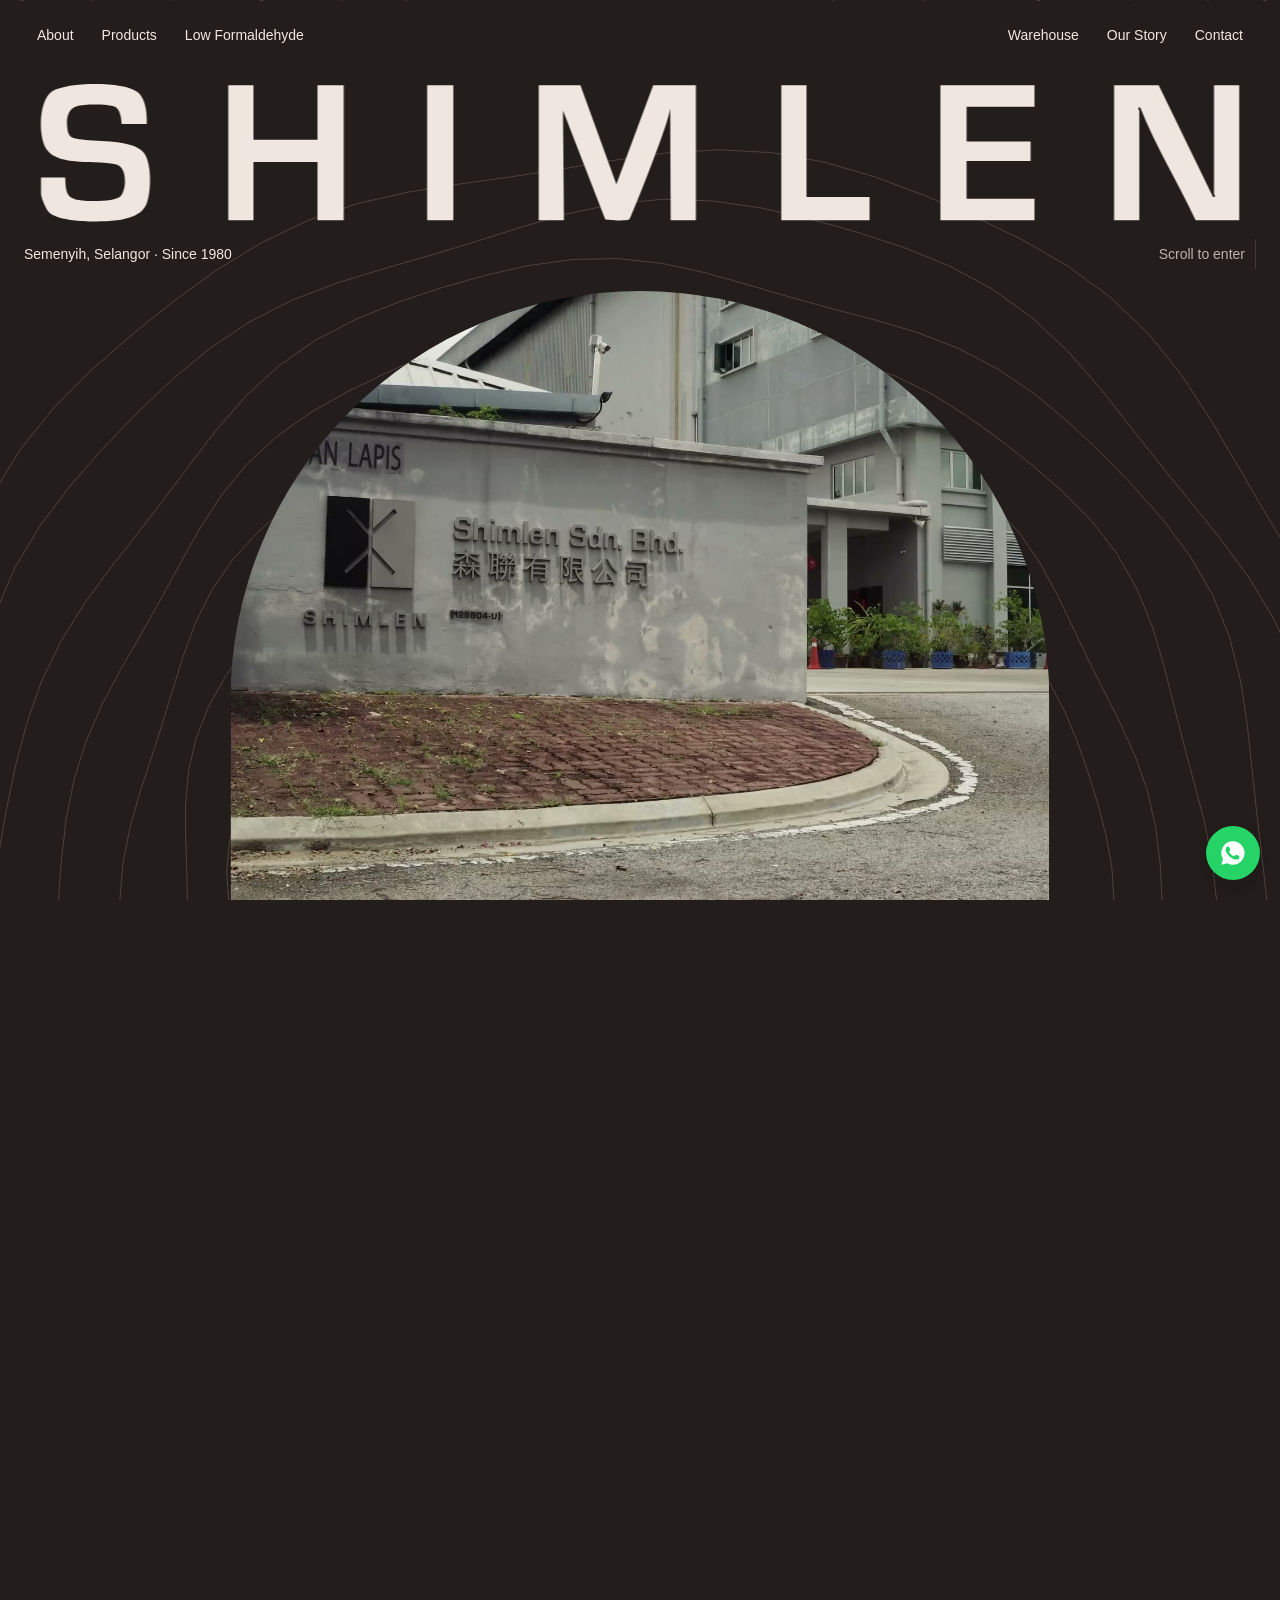
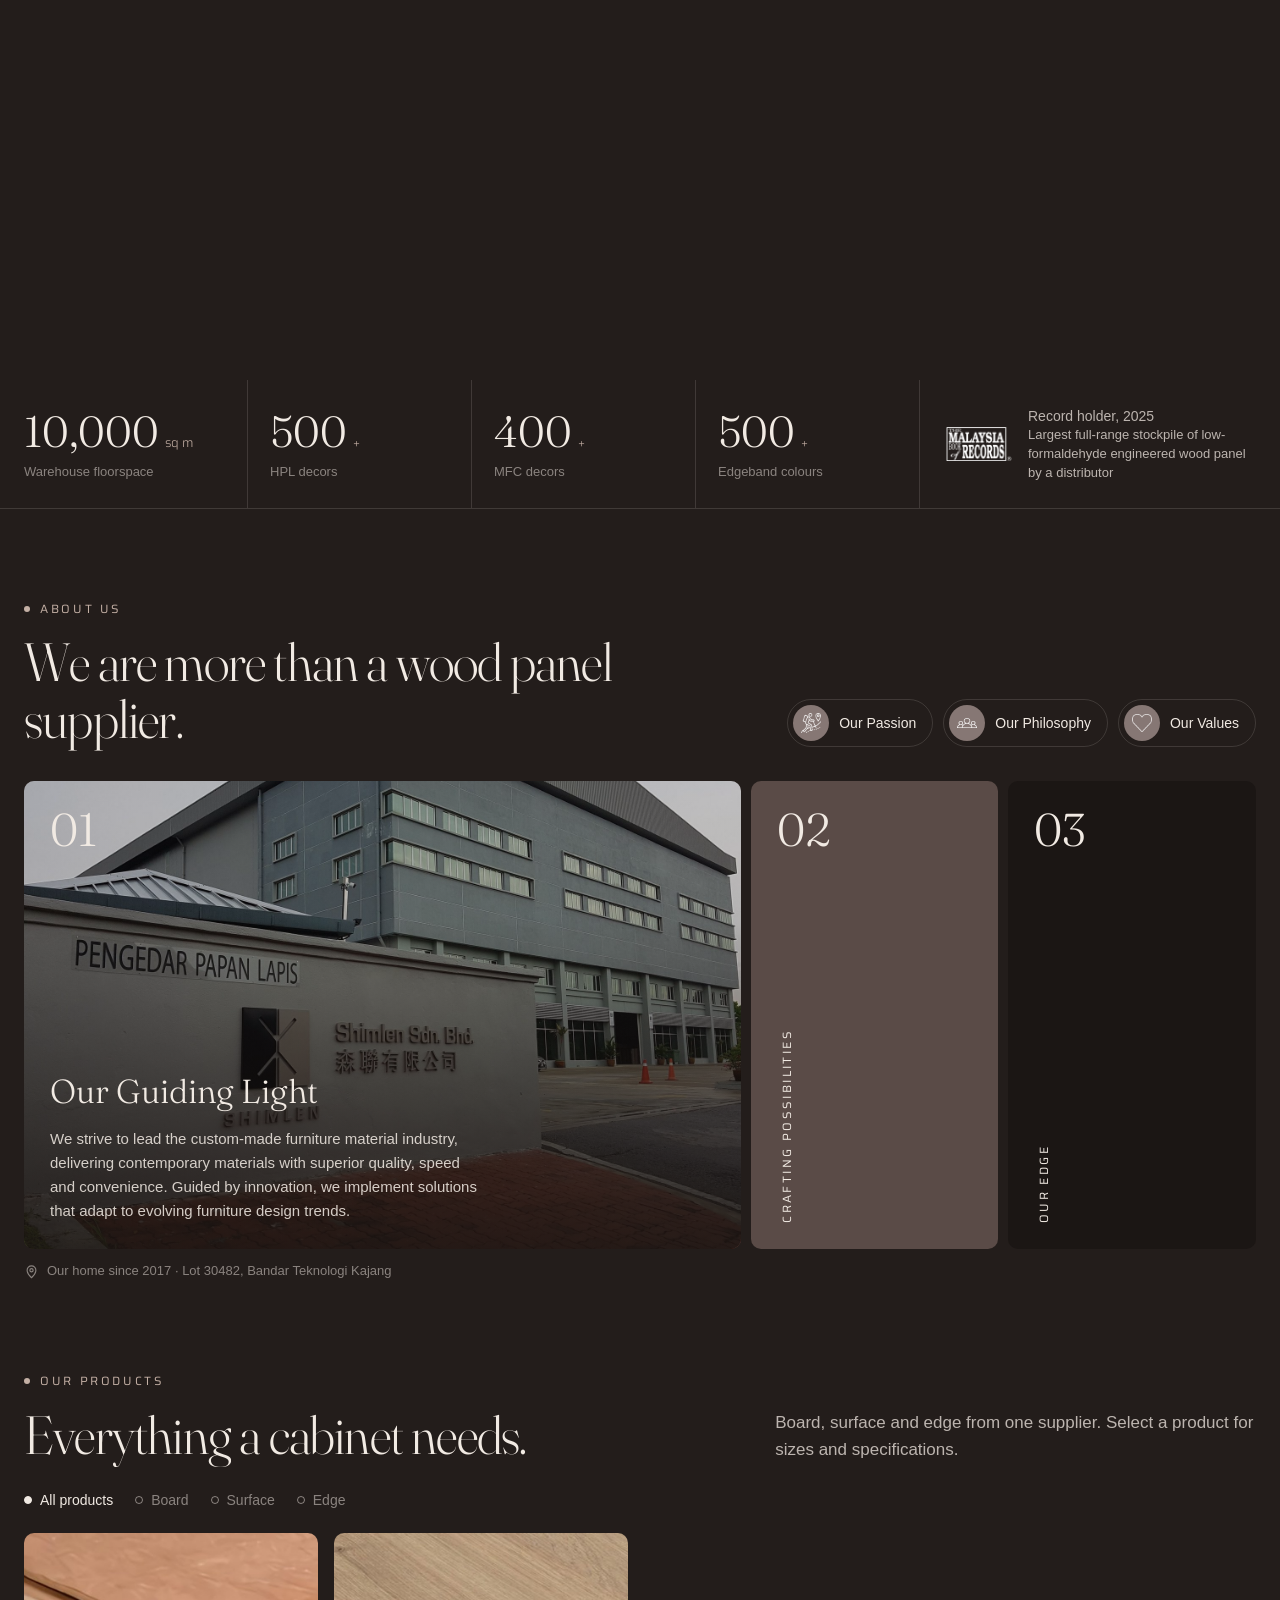
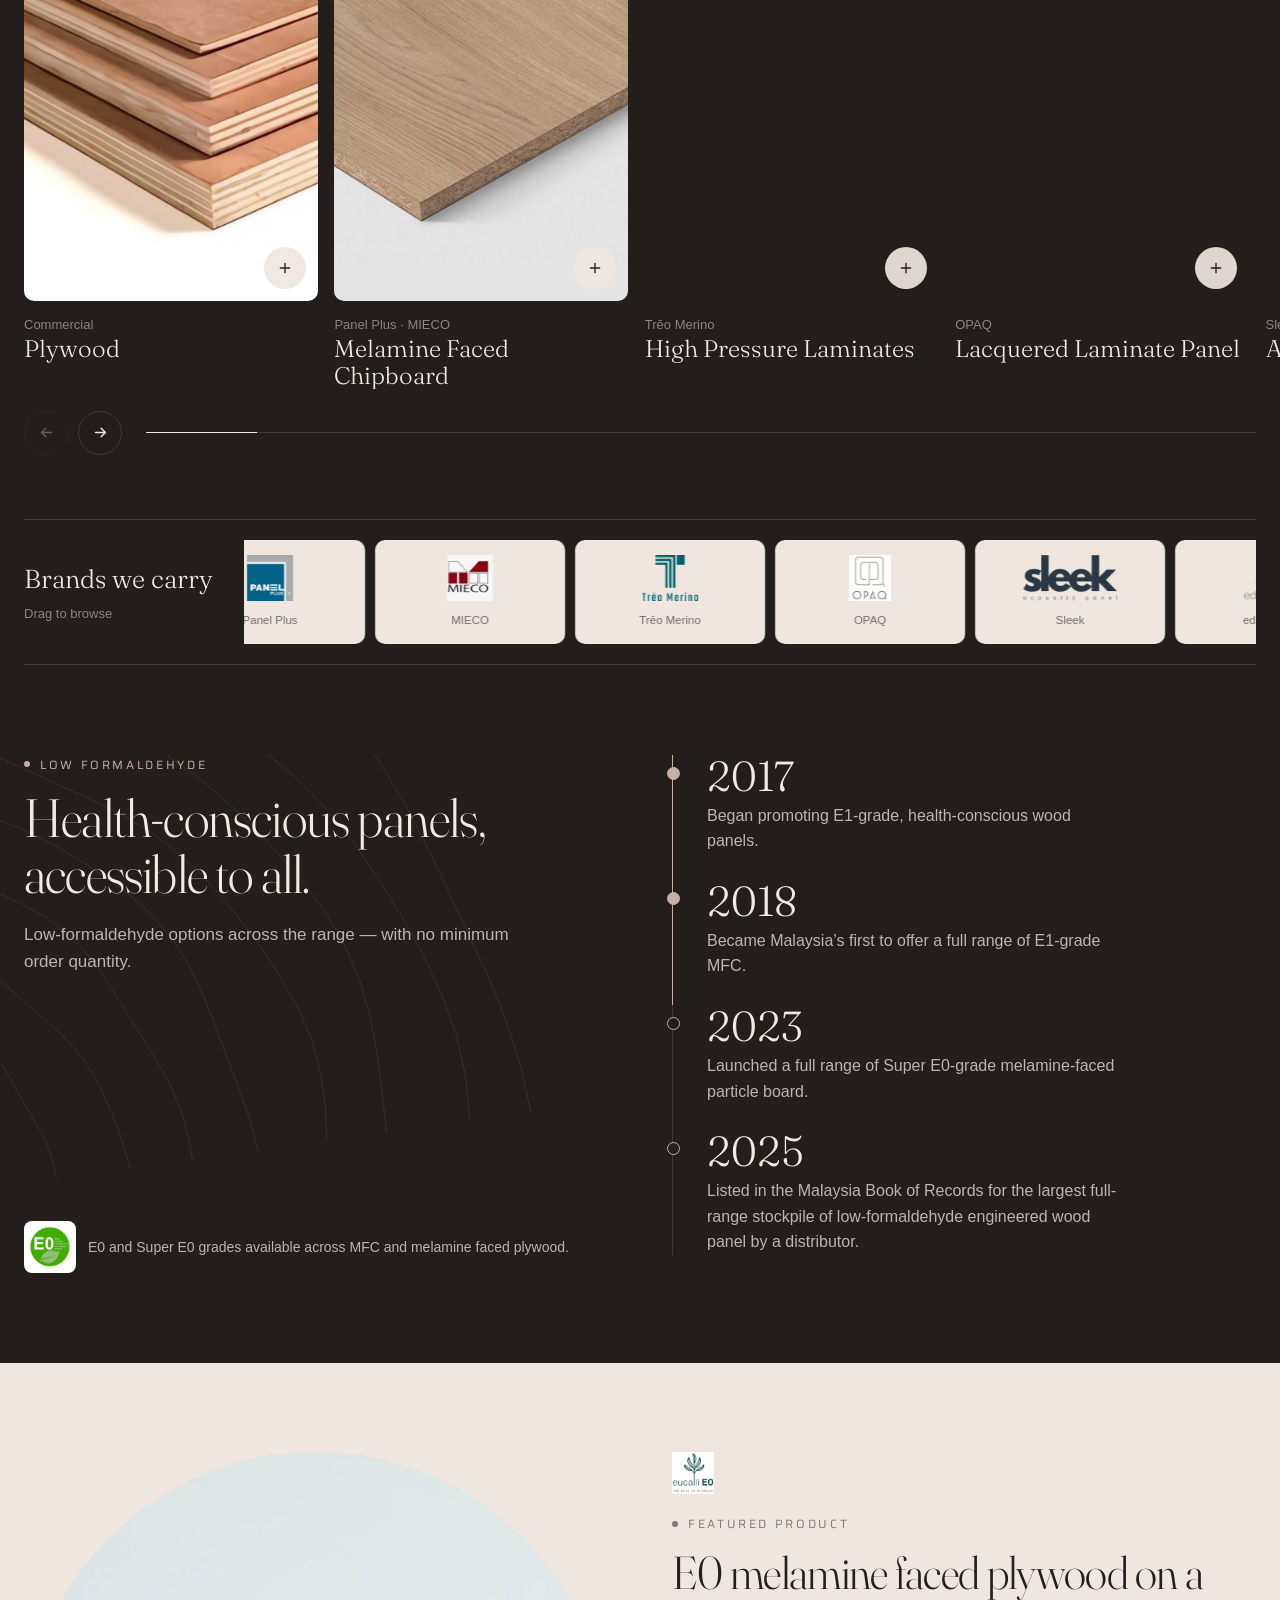
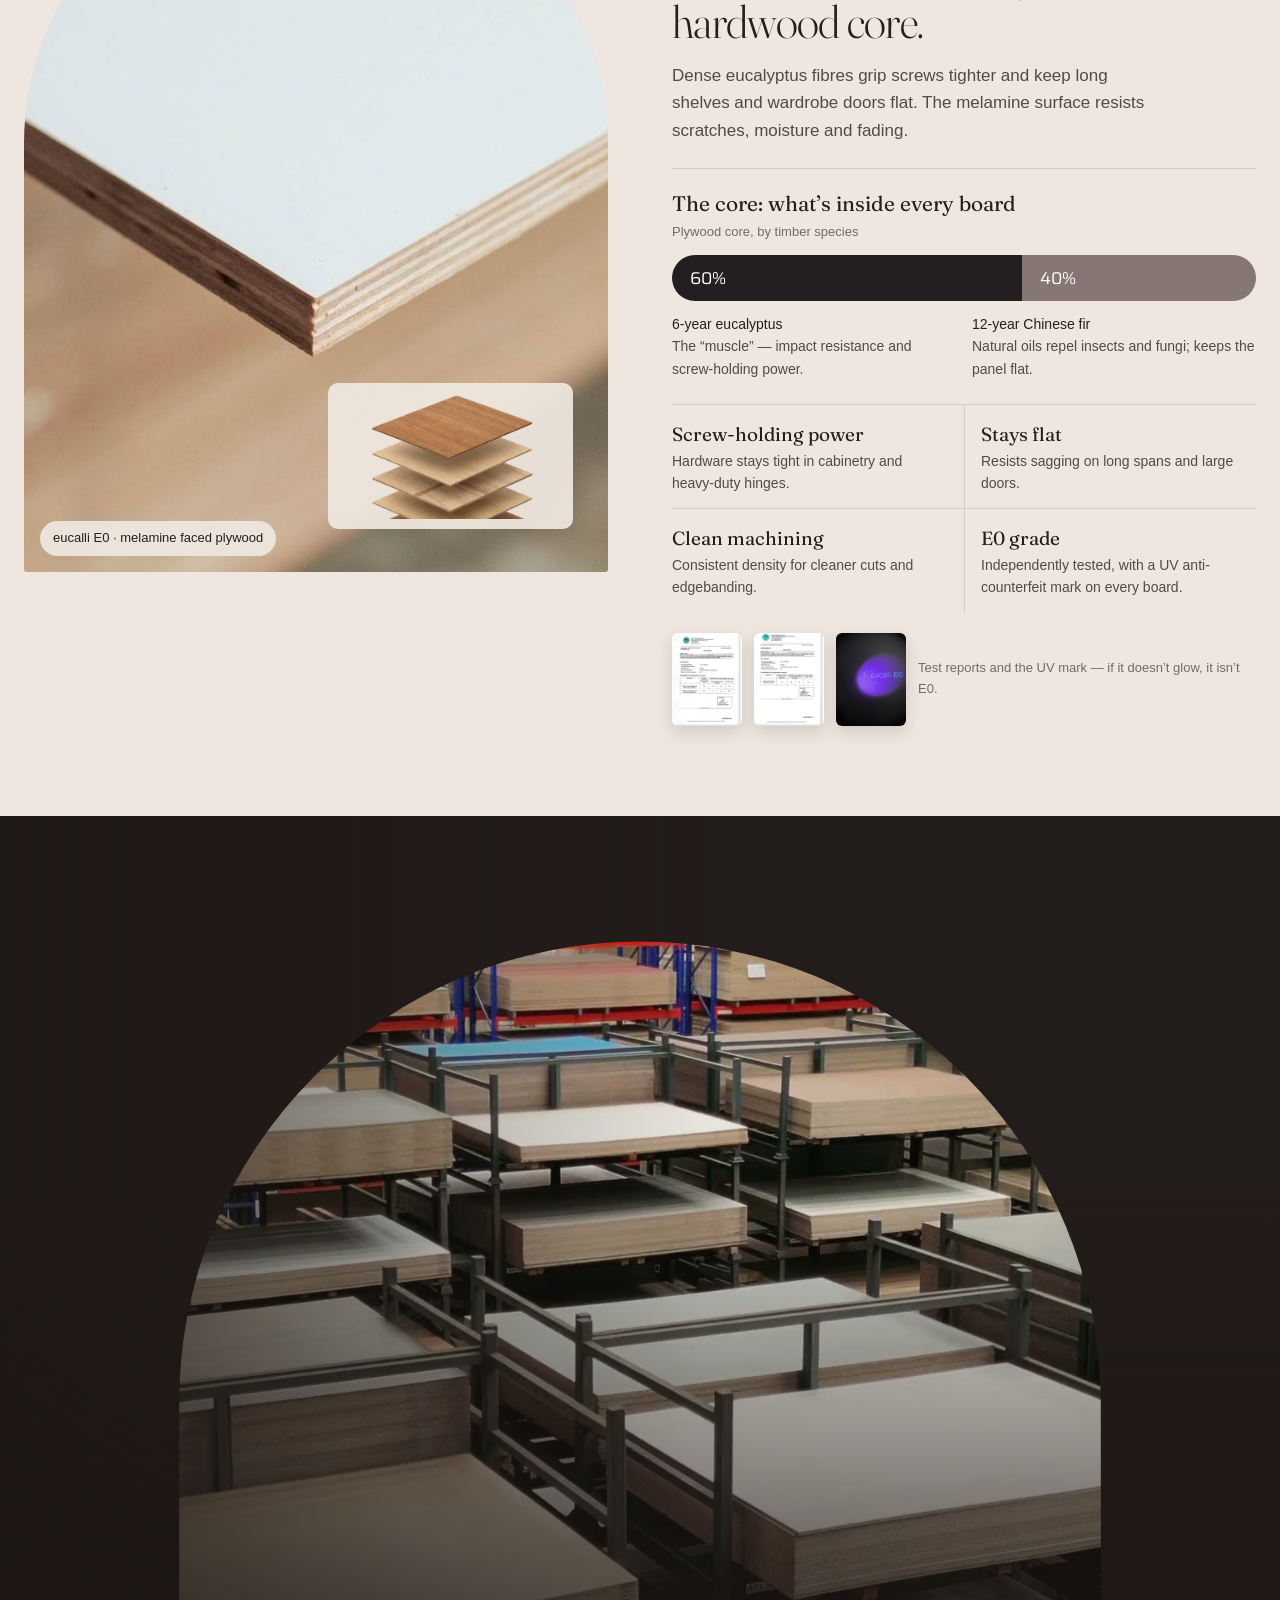
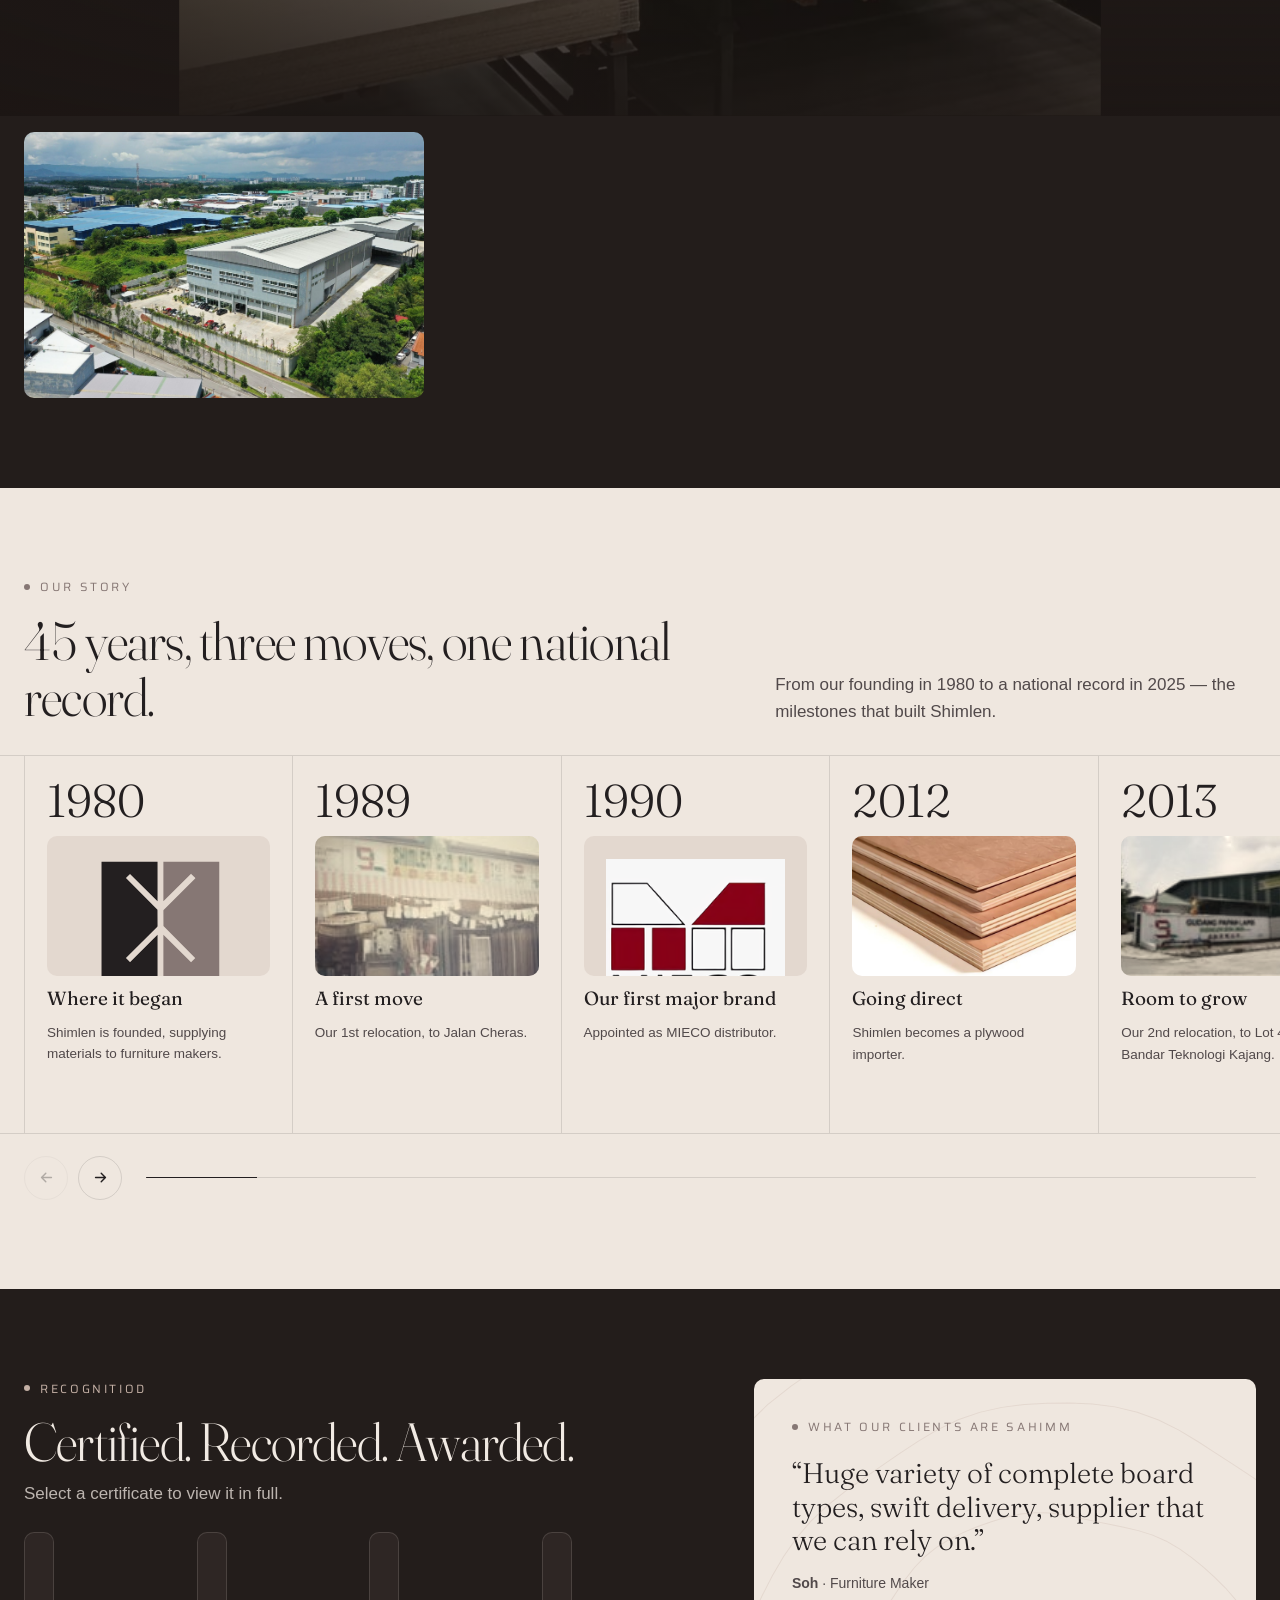
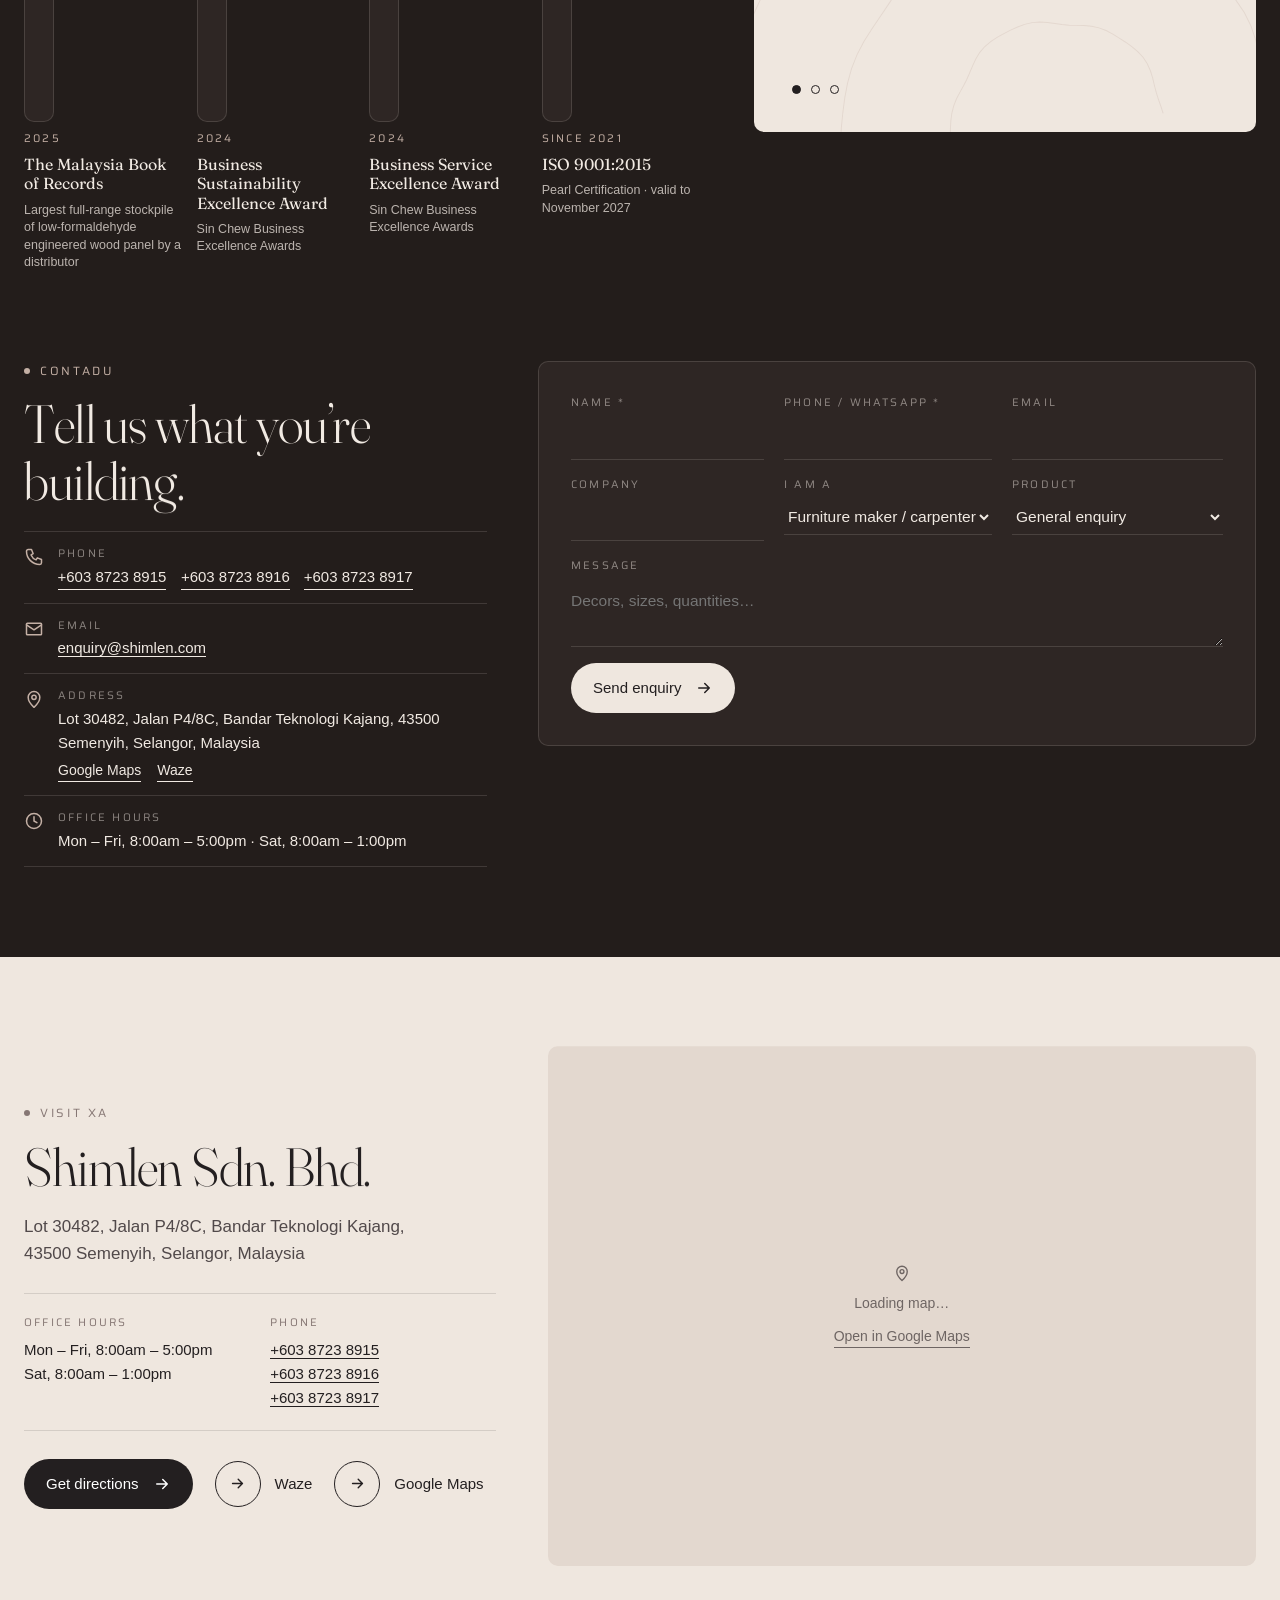
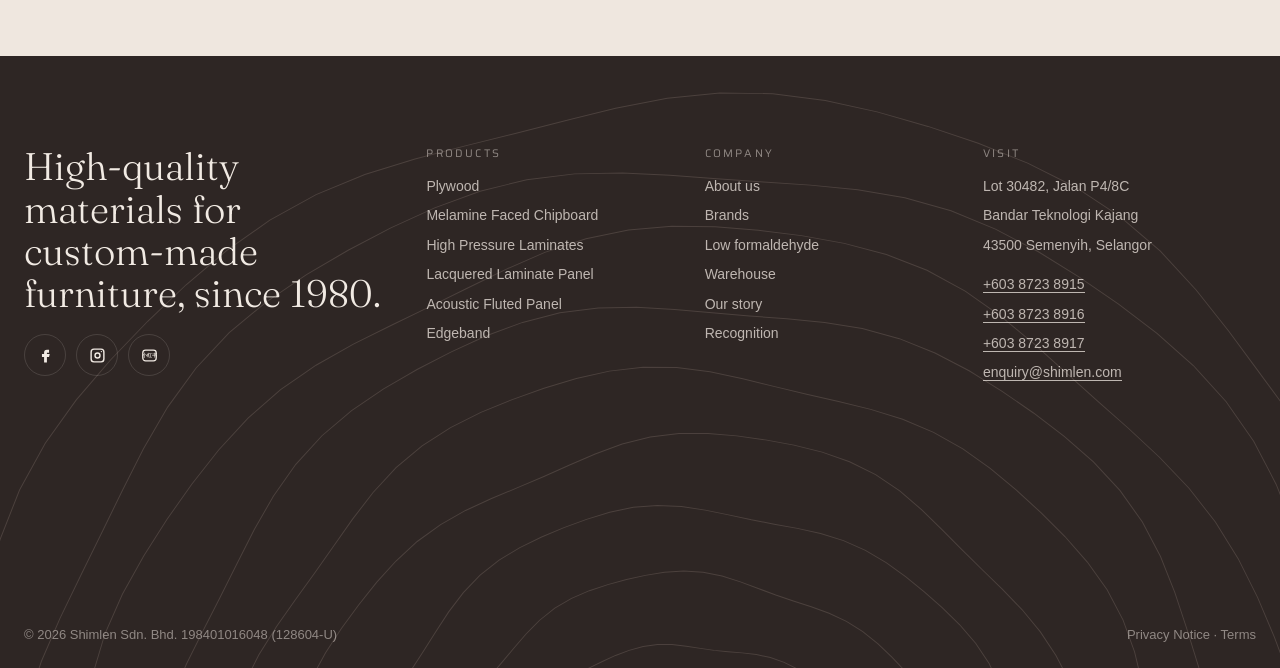
<file: option-2/index.html>
<!DOCTYPE html>
<html lang="en">
<head>
<meta charset="utf-8">
<meta name="viewport" content="width=device-width, initial-scale=1, viewport-fit=cover">
<title>Shimlen · Walnut · Option 2</title>
<meta name="description" content="High-quality materials for custom-made furniture: plywood, MFC, HPL, edgeband, acoustic and lacquered panels. 10,000 sq m warehouse in Semenyih, Selangor.">
<link rel="icon" href="../img/logo-mark.svg">
<link rel="preconnect" href="https://fonts.googleapis.com"><link rel="preconnect" href="https://fonts.gstatic.com" crossorigin>
<link href="https://fonts.googleapis.com/css2?family=Fraunces:opsz,wght@9..144,300;9..144,400;9..144,500&display=swap" rel="stylesheet">
<link rel="stylesheet" href="../shared/base.css">
<link rel="stylesheet" href="../shared/motion.css">
<style>
/* Option 2 · Heartwood: dark walnut and cream, serif headings. The giant SHIMLEN wordmark shrinks into the centre of the
   navbar as the arch opens into the drone film; the navbar then stays put. Tree-ring line art. */
:root{--bg:#231D1B;--fg:#F1EAE3;--fg2:rgba(241,234,227,.74);--mut:rgba(241,234,227,.5);--line:rgba(241,234,227,.14);--acc:#C4B0A5;
  --cream:#EFE7DF;--ink:#231F20;--wal:#2E2624;--wal2:#3A302D;--r:10px;--hh:72px;--pad:clamp(64px,7vw,110px);
  --drawer-bg:#EFE7DF;--drawer-fg:#231F20;--drawer-line:#D9CCC3}
body{font-family:"Helvetica Neue",Helvetica,Arial,sans-serif}
.serif{font-family:"Fraunces",Georgia,serif;font-weight:300;letter-spacing:-.015em;line-height:1.05;font-variation-settings:"opsz" 120}
.label{font-family:Saira,sans-serif;font-size:12px;letter-spacing:.22em;text-transform:uppercase;color:var(--acc);display:flex;align-items:center;gap:10px}
.label::before{content:"";width:6px;height:6px;border-radius:50%;background:currentColor}
.h2{font-size:clamp(34px,4.2vw,60px)}
.lead{font-size:17px;color:var(--fg2);max-width:52ch}
section{position:relative;padding:var(--pad) 0}
.cream{background:var(--cream);color:var(--ink);--fg2:#51494A;--mut:#736A68;--line:rgba(35,31,32,.13);--acc:#867774}
.tel{border-bottom:1px solid currentColor;white-space:nowrap}

.btn{display:inline-flex;align-items:center;gap:14px;font-size:15px}
.btn .ring{width:46px;height:46px;border-radius:50%;border:1px solid currentColor;display:grid;place-items:center;transition:background .35s,color .35s,transform .35s var(--ease)}
.btn .ring .ic{width:17px;height:17px}
.btn:hover .ring{background:var(--fg);color:var(--bg);transform:rotate(-45deg)}
.cream .btn:hover .ring{background:var(--ink);color:var(--cream)}
.btn-solid{background:var(--cream);color:var(--ink);padding:13px 22px;border-radius:999px}
.btn-solid:hover{background:var(--acc)}
.cream .btn-solid{background:var(--ink);color:#fff}

/* header: links either side, the wordmark lands in the middle; it never hides */
#hdr{position:fixed;top:0;left:0;right:0;height:var(--hh);z-index:60;transition:background .4s,border-color .4s;border-bottom:1px solid transparent}
#hdr.hide{transform:none}
#hdr.solid{background:rgba(35,29,27,.94);backdrop-filter:blur(12px);border-color:var(--line)}
.nav{height:100%;display:grid;grid-template-columns:1fr 180px 1fr;align-items:center;gap:20px}
.nav-l,.nav-r{display:flex;gap:2px;font-size:14px}
.nav-r{justify-content:flex-end}
.nav-l a,.nav-r a{padding:8px 13px;border-radius:99px;transition:background .3s}
.nav-l a:hover,.nav-r a:hover,.nav a.active{background:rgba(241,234,227,.1)}
.burger{display:none;justify-self:end;width:44px;height:44px;border-radius:50%;border:1px solid var(--line);place-items:center}
.burger span{display:block;width:18px;height:1.5px;background:currentColor;margin:3px auto;transition:transform .3s}
#wm{position:fixed;left:50%;top:0;z-index:61;color:var(--cream);transform-origin:50% 0;will-change:transform,width;pointer-events:none}
#wm a{pointer-events:auto;display:block}
.menu{position:fixed;inset:0;background:var(--wal);z-index:55;padding:calc(var(--hh) + 30px) 24px 40px;display:flex;flex-direction:column;transform:translateY(-100%);transition:transform .6s var(--ease)}
.menu a{font-family:Fraunces,serif;font-weight:300;font-size:36px;padding:8px 0;border-bottom:1px solid var(--line)}
body.menu-open .menu{transform:none}
body.menu-open #hdr{background:var(--wal)}
body.menu-open .burger span:nth-child(1){transform:translateY(4.5px) rotate(45deg)}
body.menu-open .burger span:nth-child(2){opacity:0}
body.menu-open .burger span:nth-child(3){transform:translateY(-4.5px) rotate(-45deg)}

/* hero: arch opens to full screen as you scroll */
.hero{height:220vh;padding:0}
.h-stick{position:sticky;top:0;height:100svh;overflow:hidden}
.h-arch{position:absolute;left:50%;bottom:0;transform:translateX(-50%);width:var(--aw,64vw);height:var(--ah,60vh);border-radius:var(--ar,32vw 32vw 0 0);overflow:hidden;z-index:2}
.h-arch .reel{position:absolute;inset:0}
.h-arch .shade{position:absolute;inset:0;background:linear-gradient(0deg,rgba(28,22,20,.94),rgba(28,22,20,.72) 32%,rgba(28,22,20,.08) 68%),linear-gradient(90deg,rgba(28,22,20,.45),rgba(28,22,20,0) 60%);opacity:var(--sh,0)}
.rings{position:absolute;left:50%;bottom:0;transform:translateX(-50%);width:120vw;height:auto;z-index:1;pointer-events:none;opacity:var(--ro,1)}
.rings path{fill:none;stroke:rgba(196,176,165,.28);stroke-width:1;stroke-dasharray:var(--len);stroke-dashoffset:var(--len);animation:draw 2.6s var(--ease) forwards}
@keyframes draw{to{stroke-dashoffset:0}}
.h-intro{position:absolute;left:0;right:0;top:var(--it,40vh);z-index:3;display:flex;justify-content:space-between;align-items:center;font-size:14px;color:var(--fg2);opacity:var(--io,1)}
.h-intro b{font-weight:400;color:var(--fg)}
.scroll-cue{display:flex;gap:10px;align-items:center}
.scroll-cue i{width:1px;height:30px;background:var(--line);position:relative;overflow:hidden}
.scroll-cue i::after{content:"";position:absolute;left:0;top:-30px;width:1px;height:30px;background:var(--fg);animation:cue 2s var(--ease) infinite}
@keyframes cue{to{top:30px}}
.h-copy{position:absolute;left:0;right:0;bottom:clamp(36px,6vh,72px);z-index:3;opacity:var(--co,0);transform:translateY(calc((1 - var(--co,0))*30px));pointer-events:var(--pe,none)}
.h-copy .row{display:grid;grid-template-columns:1.4fr 1fr;gap:40px;align-items:end}
.h-copy h1{font-size:clamp(40px,5.2vw,80px);max-width:14ch;color:#fff}
.h-copy .lead{color:rgba(255,255,255,.88);margin-bottom:20px}
.h-copy .btns{display:flex;gap:26px;flex-wrap:wrap;color:#fff}

/* stats */
.stats{border-bottom:1px solid var(--line)}
.stats .wrap{display:grid;grid-template-columns:repeat(4,1fr) 1.5fr}
.stat{padding:30px 22px 26px;border-right:1px solid var(--line)}
.stat:first-child{padding-left:0}
.stat .n{font-family:Fraunces,serif;font-weight:300;font-size:clamp(32px,3.4vw,50px);line-height:1}
.stat small{font-family:Saira;font-size:13px;margin-left:6px;color:var(--acc)}
.stat .l{font-size:13px;color:var(--mut);margin-top:8px}
.mbr{display:flex;gap:16px;align-items:center;padding:20px 0 20px 26px;text-align:left}
.mbr img{width:66px;flex:none}
.mbr b{display:block;font-weight:500;font-size:14px}
.mbr span{font-size:13px;color:var(--fg2);line-height:1.45}

/* about */
.ab-top{display:grid;grid-template-columns:1.5fr 1fr;gap:40px;align-items:end;margin-bottom:34px}
.pillars{display:flex;gap:10px;flex-wrap:wrap;justify-content:flex-end}
.pillar{display:flex;gap:10px;align-items:center;font-size:14px;border:1px solid var(--line);border-radius:99px;padding:5px 16px 5px 5px}
.pillar i{width:36px;height:36px;border-radius:50%;background:#867774;display:grid;place-items:center}
.pillar img{width:20px;height:20px;object-fit:contain}
.panels{display:flex;gap:10px;height:clamp(420px,52vh,540px)}
.panel{position:relative;flex:1;border-radius:var(--r);overflow:hidden;background:var(--wal2);cursor:pointer;transition:flex 1s var(--ease);display:flex;flex-direction:column;justify-content:space-between;padding:26px;text-align:left}
.panel:nth-child(2){background:#5A4B47}.panel:nth-child(3){background:#1B1614}
.panel.on{flex:3.4;cursor:default}
.panel .bgimg{position:absolute;inset:0;opacity:0;transition:opacity 1s}
.panel .bgimg img{width:100%;height:100%;object-fit:cover}
.panel .bgimg::after{content:"";position:absolute;inset:0;background:linear-gradient(0deg,rgba(25,20,18,.88),rgba(25,20,18,.2) 70%)}
.panel.on .bgimg{opacity:1}
.panel .num{position:relative;font-family:Fraunces,serif;font-weight:300;font-size:clamp(38px,3.6vw,56px);line-height:1}
.panel .body{position:relative;max-width:48ch;opacity:0;transform:translateY(16px);transition:opacity .5s,transform .6s var(--ease)}
.panel.on .body{opacity:1;transform:none;transition-delay:.35s}
.panel h3{font-family:Fraunces,serif;font-weight:300;font-size:clamp(26px,2.6vw,38px);margin-bottom:10px}
.panel p{color:rgba(241,234,227,.86);font-size:15px}
.panel .vt{position:absolute;left:26px;bottom:26px;font-family:Saira;font-size:12px;letter-spacing:.2em;text-transform:uppercase;writing-mode:vertical-rl;transform:rotate(180deg);transition:opacity .4s}
.panel.on .vt{opacity:0}
.cap{display:flex;gap:8px;align-items:center;font-size:13px;color:var(--mut);margin-top:12px}
.cap .ic{width:15px;height:15px}

/* products */
.p-head{display:grid;grid-template-columns:1.5fr 1fr;align-items:end;gap:30px;margin-bottom:26px}
.p-tabs{display:flex;gap:22px;margin-bottom:22px;font-size:14px;flex-wrap:wrap}
.p-tabs button{display:flex;align-items:center;gap:8px;color:var(--mut);transition:color .3s}
.p-tabs button::before{content:"";width:6px;height:6px;border-radius:50%;border:1px solid currentColor}
.p-tabs button.on{color:var(--fg)}.p-tabs button.on::before{background:currentColor}
.p-rail{gap:16px;padding:0 calc((100vw - var(--wrap))/2);scroll-padding:0 calc((100vw - var(--wrap))/2)}
.prod{width:clamp(260px,23vw,330px);text-align:left;display:flex;flex-direction:column;gap:14px}
.prod.hid{display:none}
.prod .ph{aspect-ratio:4/5;border-radius:var(--r);overflow:hidden;position:relative}
.prod .ph img{width:100%;height:100%;object-fit:cover;transition:transform 1.2s var(--ease)}
.prod:hover .ph img{transform:scale(1.06)}
.prod .ph .ring{position:absolute;right:12px;bottom:12px;width:42px;height:42px;border-radius:50%;background:rgba(239,231,223,.92);color:var(--ink);display:grid;place-items:center;transition:transform .4s var(--ease)}
.prod:hover .ph .ring{transform:rotate(-45deg)}
.prod .ph .ring .ic{width:16px;height:16px}
.prod .b{font-size:13px;color:var(--mut)}
.prod h3{font-family:Fraunces,serif;font-weight:300;font-size:24px;line-height:1.1}
.rail-ctl{display:flex;gap:10px;margin-top:22px;align-items:center}
.rail-ctl button{width:44px;height:44px;border-radius:50%;border:1px solid var(--line);display:grid;place-items:center}
.rail-ctl button:disabled{opacity:.3}
.rail-ctl .ic{width:17px;height:17px}
.rail-ctl .bar{flex:1;height:1px;background:var(--line);margin-left:14px;position:relative}
.rail-ctl .bar i{position:absolute;left:0;top:-1px;height:3px;width:100%;background:var(--fg);transform-origin:left;transform:scaleX(.1);transition:transform .3s}
.brands{margin-top:clamp(44px,5vw,70px);display:grid;grid-template-columns:200px 1fr;align-items:center;gap:20px;border-top:1px solid var(--line);border-bottom:1px solid var(--line);padding:20px 0}
.brands .bh{font-size:13px;color:var(--mut);display:grid;gap:4px}
.brands .bh b{font-family:Fraunces,serif;font-weight:300;font-size:26px;color:var(--fg)}
.mq-item{width:190px;padding:12px 16px;margin-right:10px;background:var(--cream);border-radius:var(--r);height:104px}
.mq-item img{height:46px;width:auto;max-width:140px;object-fit:contain}
.mq-item img.sm{height:34px}
.mq-item span{font-size:11.5px;color:#736A68}

/* low formaldehyde: copy + record on the left, the timeline on the right */
.lf{overflow:hidden}
.lf .rings{width:1400px;bottom:auto;top:-40%;left:-10%;transform:none;opacity:.5}
.lf .wrap{position:relative;z-index:1}
.lf-grid{display:grid;grid-template-columns:1fr 1fr;gap:clamp(36px,5vw,90px);align-items:start}
.record{margin-top:30px;display:grid;grid-template-columns:auto 1fr;gap:22px;align-items:center;padding:24px;background:var(--wal);border-radius:var(--r);border:1px solid var(--line)}
.record .big{font-family:Fraunces,serif;font-weight:300;font-size:clamp(52px,5.6vw,84px);line-height:.9}
.record .big small{font-family:Saira;font-size:12px;letter-spacing:.2em;text-transform:uppercase;margin-left:10px;color:var(--acc);vertical-align:middle}
.record h4{font-weight:400;font-size:15px;margin:10px 0 4px}
.record p{font-size:13px;color:var(--mut)}
.record .cert{width:104px;border-radius:4px;cursor:zoom-in;box-shadow:0 14px 30px rgba(0,0,0,.4)}
.e0{display:flex;gap:12px;align-items:center;font-size:14px;color:var(--fg2);margin-top:16px}
.e0 img{width:52px;background:#fff;border-radius:8px;padding:5px}
.steps{position:relative;border-left:1px solid var(--line);padding-left:34px;display:grid;gap:26px;--fill:0}
.steps::before{content:"";position:absolute;left:-1px;top:0;width:1px;height:calc(var(--fill)*100%);background:var(--acc);transition:height 1s var(--ease)}
.step{position:relative;cursor:pointer;opacity:.45;transition:opacity .6s}
.step.on{opacity:1}
.step::before{content:"";position:absolute;left:-40px;top:12px;width:11px;height:11px;border-radius:50%;background:var(--bg);border:1px solid var(--acc);transition:background .5s}
.step.on::before{background:var(--acc)}
.step .y{font-family:Fraunces,serif;font-weight:300;font-size:42px;line-height:1}
.step p{color:var(--fg2);margin-top:6px;max-width:46ch}

/* eucalli */
.euc{display:grid;grid-template-columns:1fr 1fr;gap:clamp(36px,5vw,90px);align-items:start}
.euc-visual{position:sticky;top:calc(var(--hh) + 24px);height:min(calc(100svh - var(--hh) - 48px),720px);border-radius:999px 999px var(--r) var(--r);overflow:hidden;background:#E3D8CF}
.euc-visual>img{width:100%;height:100%;object-fit:cover}
.euc-visual .layers{position:absolute;right:6%;bottom:6%;width:42%;background:rgba(239,231,223,.94);border-radius:var(--r);padding:10px;cursor:zoom-in}
.euc-visual .tag{position:absolute;left:16px;bottom:16px;background:rgba(239,231,223,.94);color:var(--ink);font-size:13px;padding:7px 13px;border-radius:99px}
.euc-logo{height:42px;width:auto;margin-bottom:20px}
.core{margin:24px 0;border-top:1px solid var(--line);padding-top:18px}
.core h4{font-family:Fraunces,serif;font-weight:400;font-size:21px}
.core .sub{font-size:13px;color:var(--mut);margin:2px 0 12px}
.bar{display:flex;height:46px;border-radius:99px;overflow:hidden;font-family:Saira;font-size:17px;color:#fff;background:rgba(35,31,32,.06)}
.bar>div{display:flex;align-items:center;padding-left:18px;width:0;transition:width 1s var(--ease)}
.bar>div:first-child{background:var(--ink)}.bar>div:last-child{background:#867774}
.bar.in>div:first-child{width:60%}.bar.in>div:last-child{width:40%}
.legend{display:grid;grid-template-columns:1fr 1fr;gap:16px;margin-top:12px;font-size:14px;color:var(--fg2)}
.legend b{display:block;color:var(--ink);font-weight:500}
.feats{display:grid;grid-template-columns:1fr 1fr}
.feats>div{padding:14px 16px 14px 0;border-top:1px solid var(--line)}
.feats>div:nth-child(even){padding-left:16px;border-left:1px solid var(--line)}
.feats b{font-family:Fraunces,serif;font-weight:400;font-size:19px}
.feats p{font-size:14px;color:var(--fg2)}
.proof{display:flex;gap:12px;margin-top:20px;align-items:center;flex-wrap:wrap}
.proof button{width:70px;aspect-ratio:3/4;border-radius:6px;overflow:hidden;box-shadow:0 6px 16px rgba(35,31,32,.15)}
.proof img{width:100%;height:100%;object-fit:cover}
.proof small{flex:1;min-width:160px;font-size:13px;color:var(--mut)}

/* warehouse */
.wh{padding:0}
.wh .film{height:min(100svh,900px)}
.wh .shade{position:absolute;inset:0;background:linear-gradient(0deg,rgba(28,22,20,.88),rgba(28,22,20,.1) 58%),linear-gradient(90deg,rgba(28,22,20,.6),rgba(28,22,20,0) 55%);z-index:1}
.wh .copy{position:absolute;left:0;right:0;bottom:clamp(36px,6vw,80px);z-index:2}
.wh .copy .row{display:grid;grid-template-columns:1.2fr 1fr;gap:40px;align-items:end}
.wh h2{font-size:clamp(36px,4.6vw,68px);margin:12px 0 16px;color:#fff}
.wh ul{list-style:none;display:grid;gap:10px;margin-bottom:22px}
.wh li{display:flex;gap:12px;align-items:center;font-size:15px;padding-bottom:10px;border-bottom:1px solid var(--line)}
.wh li .ic{width:22px;height:22px;color:var(--acc)}
.gal-w{padding:16px 0 var(--pad)}
.gal{display:grid;grid-template-columns:repeat(3,1fr);gap:16px}
.gal button{aspect-ratio:3/2;overflow:hidden;border-radius:var(--r);cursor:zoom-in}
.gal img{width:100%;height:100%;object-fit:cover;transition:transform 1.2s var(--ease)}
.gal button:hover img{transform:scale(1.05)}

/* story */
.s-head{display:grid;grid-template-columns:1.5fr 1fr;gap:30px;align-items:end;margin-bottom:30px}
.y-rail{padding:0 calc((100vw - var(--wrap))/2);scroll-padding:0 calc((100vw - var(--wrap))/2);border-top:1px solid var(--line);border-bottom:1px solid var(--line)}
.yr{width:clamp(240px,21vw,290px);padding:22px 22px 24px;border-right:1px solid var(--line);display:flex;flex-direction:column;gap:12px}
.yr:first-child{border-left:1px solid var(--line)}
.yr .y{font-family:Fraunces,serif;font-weight:300;font-size:46px;line-height:1;color:var(--ink)}
.yr .md{aspect-ratio:16/10;border-radius:var(--r);overflow:hidden;background:#E3D8CF;display:grid;place-items:center}
.yr .md img{width:100%;height:100%;object-fit:cover}
.yr .md.logo img,.yr .md.doc img{object-fit:contain;padding:10%}
.yr .md.archive img{filter:sepia(.4) saturate(.8)}
.yr h3{font-family:Fraunces,serif;font-weight:400;font-size:19px;line-height:1.15}
.yr p{font-size:13.5px;color:var(--fg2)}

/* recognition + quotes */
.rq{display:grid;grid-template-columns:1.35fr 1fr;gap:clamp(30px,4vw,70px);align-items:start}
.cgrid{display:grid;grid-template-columns:repeat(4,1fr);gap:12px;margin-top:24px}
.cert{text-align:left;display:flex;flex-direction:column;gap:8px}
.cert .fr{overflow:hidden;min-height:0;height:190px;display:grid;place-items:center;background:var(--wal);border:1px solid var(--line);border-radius:var(--r);padding:14px;transition:background .4s}
.cert:hover .fr{background:var(--wal2)}
.cert .fr{position:relative}.cert .fr img{position:absolute;inset:14px;width:calc(100% - 28px);height:calc(100% - 28px);object-fit:contain;filter:drop-shadow(0 6px 14px rgba(30,25,24,.22))}
.cert .yr2{font-family:Saira;font-size:11px;letter-spacing:.2em;text-transform:uppercase;color:var(--acc)}
.cert h3{font-family:Fraunces,serif;font-weight:400;font-size:16px;line-height:1.2}
.cert p{font-size:12.5px;color:var(--fg2);line-height:1.4}
.qcard{background:var(--cream);color:var(--ink);border-radius:var(--r);padding:clamp(24px,3vw,40px);position:relative;overflow:hidden}
.qcard .label{color:#867774;margin-bottom:20px}
.q blockquote{font-family:Fraunces,serif;font-weight:300;font-size:clamp(24px,2.2vw,34px);line-height:1.18}
.q cite{display:block;font-style:normal;margin-top:16px;color:#51494A;font-size:14px}
.q-dots{display:flex;gap:10px;margin-top:24px}
.q-dots button{width:9px;height:9px;border-radius:50%;border:1px solid var(--ink)}
.q-dots button.on{background:var(--ink)}

/* contact: compact */
.c-grid{display:grid;grid-template-columns:1fr 1.35fr;gap:clamp(30px,4vw,70px);align-items:start}
.info{display:grid;margin-top:22px;border-top:1px solid var(--line)}
.info .r{display:flex;gap:14px;padding:13px 0;border-bottom:1px solid var(--line);font-size:15px}
.info .r>.ic{width:20px;height:20px;color:var(--acc);margin-top:2px}
.info b{display:block;font-family:Saira;font-size:11px;letter-spacing:.2em;text-transform:uppercase;color:var(--mut);font-weight:400;margin-bottom:2px}
.info .tels{display:flex;flex-wrap:wrap;gap:4px 14px}
.links{display:flex;gap:16px;margin-top:4px;font-size:14px}
.links a{border-bottom:1px solid currentColor}
form{display:grid;grid-template-columns:1fr 1fr 1fr;gap:16px 20px;align-content:start;background:var(--wal);border:1px solid var(--line);border-radius:var(--r);padding:clamp(22px,2.6vw,32px)}
.field label{font-family:Saira;font-size:11px;letter-spacing:.2em;text-transform:uppercase;color:var(--mut)}
.field input,.field select,.field textarea{background:transparent;border:0;border-bottom:1px solid var(--line);padding:8px 0;outline:none;font-size:15.5px;color:var(--fg);border-radius:0}
.field select option{color:#231F20}
.field input:focus,.field textarea:focus,.field select:focus{border-color:var(--fg)}
.field textarea{min-height:64px;resize:vertical}
.full{grid-column:1/-1}
.sent{grid-column:1/-1;background:var(--wal2);padding:12px 14px;border-radius:var(--r);font-size:14px}
.map{position:relative;height:360px;margin-top:clamp(36px,4vw,56px);border-radius:var(--r);overflow:hidden;background:var(--wal)}
.map-ph{position:absolute;inset:0;display:grid;place-items:center;align-content:center;gap:10px;color:var(--mut);font-size:14px}
.map-ph a{border-bottom:1px solid}
.map-card{position:absolute;right:14px;top:14px;z-index:2;background:var(--cream);color:var(--ink);border-radius:var(--r);padding:20px 22px;width:min(340px,calc(100% - 28px))}
.map-card h3{font-family:Fraunces,serif;font-weight:400;font-size:24px;margin:8px 0 4px}
.map-card p{font-size:13.5px;color:#51494A}
.map-card .label{color:#867774}
.map-btns{display:flex;gap:14px;margin-top:14px;flex-wrap:wrap;align-items:center}
.map-btns .btn-solid{background:var(--ink);color:#fff;padding:11px 18px;font-size:14px}
.map-btns a.plain{border-bottom:1px solid;font-size:14px}

/* visit us */
.visit .v-grid{display:grid;grid-template-columns:1fr 1.5fr;gap:clamp(30px,4vw,70px);align-items:stretch}
.visit .v-info{display:flex;flex-direction:column;justify-content:center}
.visit .v-rows{display:grid;grid-template-columns:1fr 1fr;gap:20px;margin:26px 0 28px;padding:20px 0;border-top:1px solid var(--line);border-bottom:1px solid var(--line);font-size:15px}
.visit .v-rows b{display:block;font-family:Saira;font-size:11px;letter-spacing:.2em;text-transform:uppercase;color:#867774;font-weight:400;margin-bottom:6px}
.visit .v-btns{display:flex;gap:22px;flex-wrap:wrap;align-items:center}
.visit .map{margin-top:0;height:auto;min-height:520px;background:#E3D8CF;border-radius:var(--r)}
.visit .map-ph{color:#6E6563}
@media (max-width:1080px){.visit .v-grid{grid-template-columns:1fr}.visit .map{min-height:380px}}
@media (max-width:560px){.visit .v-rows{grid-template-columns:1fr}.visit .map{min-height:300px}}
/* footer */
footer{position:relative;overflow:hidden;background:var(--wal);padding:clamp(60px,7vw,90px) 0 22px}
footer .rings{bottom:-30%;opacity:.7}
footer .wrap{position:relative;z-index:1}
.f-top{display:grid;grid-template-columns:1.5fr 1fr 1fr 1.1fr;gap:30px}
.f-top h5{font-family:Saira;font-size:11px;letter-spacing:.2em;text-transform:uppercase;color:var(--mut);font-weight:400;margin-bottom:12px}
.f-top ul{list-style:none;display:grid;gap:7px;font-size:14px;color:var(--fg2)}
.f-top a:hover{color:var(--fg)}
.f-big{font-family:Fraunces,serif;font-weight:300;font-size:clamp(28px,3vw,42px);line-height:1.1;max-width:15ch}
.social{display:flex;gap:10px;margin-top:20px}
.social a{width:42px;height:42px;border-radius:50%;border:1px solid var(--line);display:grid;place-items:center}
.social .ic{width:17px;height:17px}
.f-wm{color:var(--fg);margin-top:clamp(44px,6vw,80px);opacity:.92}
.f-bot{display:flex;justify-content:space-between;gap:14px;flex-wrap:wrap;font-size:13px;color:var(--mut);margin-top:20px}

@media (max-width:1180px){.nav-l a,.nav-r a{padding:8px 9px;font-size:13px}.rq{grid-template-columns:1fr}}
@media (max-width:1080px){
  .nav-l,.nav-r{display:none}.nav{grid-template-columns:44px 1fr 44px}.burger{display:grid;grid-column:3}
  .stats .wrap{grid-template-columns:repeat(4,1fr)}.mbr{grid-column:1/-1;border-top:1px solid var(--line);padding-left:0}
  .lf-grid,.euc,.c-grid{grid-template-columns:1fr}
  .euc-visual{position:relative;top:0;height:auto;aspect-ratio:1;max-height:640px}
  .f-top{grid-template-columns:1fr 1fr}
}
@media (max-width:860px){
  .hero{height:auto}
  .h-stick{position:relative;height:auto;overflow:hidden;padding-top:var(--wmspace,170px)}
  .h-intro{position:relative;top:auto;padding:0 16px 14px;opacity:1}
  .h-arch{position:relative;left:0;transform:none;width:calc(100vw - 32px);height:60svh;min-height:400px;margin:0 auto;border-radius:46vw 46vw var(--r) var(--r)}
  .h-arch .shade{opacity:1}
  .h-copy{position:relative;bottom:auto;opacity:1;transform:none;pointer-events:auto;padding:28px 0 0}
  .h-copy h1{color:var(--fg)}.h-copy .lead{color:var(--fg2)}.h-copy .btns{color:var(--fg)}
  .h-copy .row{grid-template-columns:1fr;gap:16px}
  .rings{width:200vw;bottom:auto;top:22vh}
  .ab-top,.p-head,.s-head{grid-template-columns:1fr}.pillars{justify-content:flex-start}
  .panels{flex-direction:column;height:auto}
  .panel{flex:none;min-height:92px}
  .panel.on{min-height:420px}
  .panel .vt{display:none}
  .panel .num{font-size:34px}
  .panel:not(.on) .body{display:none}
  .panel:not(.on){flex-direction:row;align-items:center;justify-content:flex-start;gap:16px}
  .panel:not(.on)::after{content:attr(aria-label);font-family:Saira;font-size:12px;letter-spacing:.2em;text-transform:uppercase}
  .stats .wrap{grid-template-columns:1fr 1fr}
  .stat{padding:20px 14px}.stat:nth-child(odd){padding-left:0}.stat:nth-child(2),.stat:nth-child(4){border-right:0}
  .stat:nth-child(n+3){border-top:1px solid var(--line)}
  .brands{grid-template-columns:1fr}
  .wh .copy .row{grid-template-columns:1fr;gap:10px}
  .wh .film{height:62svh;min-height:380px}
  .wh .shade{display:none}
  .wh .copy{position:relative;bottom:auto;padding:30px 0 6px}
  .gal{grid-template-columns:1fr 1fr}.gal button:last-child{display:none}
  .cgrid{grid-template-columns:1fr 1fr}
  form{grid-template-columns:1fr 1fr}
}
@media (max-width:560px){
  :root{--hh:64px;--wrap:calc(100vw - 32px)}
  .h-copy h1{font-size:clamp(36px,10.4vw,46px)}
  .h-intro span:last-child{display:none}
  .record{grid-template-columns:auto 1fr;padding:18px}.record .cert{width:76px}
  .feats,.legend{grid-template-columns:1fr}.feats>div:nth-child(even){padding-left:0;border-left:0}
  .cert .fr{height:150px}
  form{grid-template-columns:1fr}
  .map{height:auto;display:flex;flex-direction:column}
  .map .frame-box{position:relative!important;height:280px}
  .map-card{position:relative;right:0;top:0;width:100%;border-radius:0}
  .f-top{grid-template-columns:1fr}
  .yr .y{font-size:40px}
}

/* motion */
:root{--pre-bg:#231D1B;--pre-fg:#EFE7DF;--cur:#fff;--cur-fg:#231F20}
.cur,.cur-ring{mix-blend-mode:difference}
html.cur-label .cur-ring{mix-blend-mode:normal;background:#EFE7DF}
.pre-num{font-family:Fraunces,serif}
.p-pin{background:var(--bg)}

</style>
</head>
<body>
<header id="hdr"><div class="wrap nav">
  <nav class="nav-l nav-links" id="navL"></nav><span></span>
  <nav class="nav-r nav-links" id="navR"></nav>
  <button class="burger" id="burger" aria-label="Menu" aria-expanded="false"><span></span><span></span><span></span></button>
</div></header>
<div id="wm"><a href="#top" aria-label="Shimlen home"></a></div>
<nav class="menu" id="menu" aria-label="Menu"></nav>
<main id="app"></main>
<footer id="foot"></footer>

<script>window.ROOT='../'</script>
<script src="../shared/data.js"></script>
<script src="../shared/brand.js"></script>
<script src="../shared/icons.js"></script>
<script src="../shared/vendor/gsap.min.js"></script>
<script src="../shared/vendor/ScrollTrigger.min.js"></script>
<script src="../shared/vendor/lenis.min.js"></script>
<script src="../shared/core.js"></script>
<script src="../shared/motion.js"></script>
<script>
const {ic,R}=Core,S=SH,P=S.products.list,cat=['board','board','surface','surface','surface','edge','board','board','board'];
const links=S.nav.map(([t,id])=>`<a href="#${id}">${t}</a>`);
document.getElementById('navL').innerHTML=links.slice(0,3).join('');
document.getElementById('navR').innerHTML=links.slice(3).join('');
document.getElementById('menu').innerHTML=links.join('');
document.querySelector('#wm a').innerHTML=SHIMLEN_WORDMARK;
const ring=t=>`<span class="ring">${ic(t||'arrow')}</span>`;

/* tree-ring line art: wobbly concentric half-rings, seeded so it draws the same every time */
function rings(n=13,w=1600,h=800,seed=7){let s=seed;const rnd=()=>(s=(s*9301+49297)%233280)/233280;
  let out='';for(let k=1;k<=n;k++){const r=k*(h/n)*.98,pts=[];const ph=rnd()*6,amp=2+k*.9;
    for(let a=0;a<=180;a+=4){const t=a*Math.PI/180,rr=r+Math.sin(t*5+ph)*amp+Math.sin(t*11+ph*2)*amp*.4;pts.push([w/2+Math.cos(Math.PI-t)*rr,h-Math.sin(t)*rr])}
    out+=`<path d="M${pts.map(p=>p.map(v=>v.toFixed(1)).join(' ')).join(' L')}" style="--len:${Math.round(Math.PI*r*1.15)};animation-delay:${(k*.07).toFixed(2)}s"/>`}
  return `<svg class="rings" viewBox="0 0 ${w} ${h}" aria-hidden="true">${out}</svg>`}

document.getElementById('app').innerHTML=`
<section class="hero" id="top"><div class="h-stick" id="hStick">
  ${rings()}
  <div class="wrap h-intro" id="hIntro"><span><b>${S.hero.eyebrow}</b></span><span class="scroll-cue">Scroll to enter <i></i></span></div>
  <div class="h-arch" id="hArch"><div class="reel" id="heroReel"></div><div class="shade"></div></div>
  <div class="h-copy"><div class="wrap row">
    <h1 class="serif">${S.hero.h1}</h1>
    <div><p class="lead">${S.hero.lead}</p><div class="btns"><a href="#products" class="btn">${ring()}Explore products</a><a href="#warehouse" class="btn">${ring()}Inside the warehouse</a></div></div>
  </div></div>
</div></section>

<div class="stats"><div class="wrap">${S.hero.stats.map(([n,u,l])=>`<div class="stat"><div class="n"><span data-count="${n}">0</span><small>${u}</small></div><div class="l">${l}</div></div>`).join('')}
  <button class="mbr" data-lb="mbr" data-src="${R}img/cert-mbor.jpg" data-cap="The Malaysia Book of Records, 2025"><img src="${R}img/mbr-logo-white.png" alt="The Malaysia Book of Records"><span><b>${S.hero.record[0]}</b>${S.hero.record[1]}</span></button></div></div>

<section id="about"><div class="wrap">
  <div class="ab-top"><div><div class="label rv">${S.about.eyebrow}</div><h2 class="serif h2 split" style="margin-top:16px">${S.about.h2}</h2></div>
    <div class="pillars rv">${S.about.pillars.map(([i,t])=>`<span class="pillar"><i><img src="${R}img/${i}" alt=""></i>${t}</span>`).join('')}</div></div>
  <div class="panels rv" id="panels">${S.about.tabs.map(([h,p],i)=>`<div class="panel ${i?'':'on'}" tabindex="0" role="button" aria-label="${h}">
    <div class="bgimg"><img src="${R}${['img/site-building.jpg','img/site-warehouse-2.jpg','img/eucalli-surface.jpg'][i]}" alt="" loading="lazy"></div>
    <div class="num">0${i+1}</div><span class="vt">${h}</span><div class="body"><h3>${h}</h3><p>${p}</p></div></div>`).join('')}</div>
  <div class="cap rv">${ic('i-pin')}${S.about.caption}</div>
</div></section>

<section id="products" style="padding-top:0"><div class="p-pin" id="pPin">
  <div class="wrap p-head"><div><div class="label rv">${S.products.eyebrow}</div><h2 class="serif h2 split" style="margin-top:16px">${S.products.h2}</h2></div><p class="lead rv">${S.products.lead}</p></div>
  <div class="wrap p-tabs rv" id="ptabs"><button class="on" data-c="all">All products</button><button data-c="board">Board</button><button data-c="surface">Surface</button><button data-c="edge">Edge</button></div>
  <div class="rail p-rail" id="prail">${P.map((p,i)=>`<button class="prod" data-p="${i}" data-cat="${cat[i]}"><div class="ph"><img src="${R}${p.img.replace('.jpg','-card.jpg')}" alt="${p.n}" loading="lazy">${ring('plus')}</div><div><div class="b">${p.b}</div><h3>${p.n}</h3></div></button>`).join('')}</div>
  <div class="wrap rail-ctl"><button id="pPrev" aria-label="Previous">${ic('back')}</button><button id="pNext" aria-label="Next">${ic('arrow')}</button><div class="bar"><i id="pBar"></i></div></div></div>
  <div class="wrap"><div class="brands rv" id="brands"><div class="bh"><b>Brands we carry</b>Drag to browse</div><div class="mq" id="mq"><div class="mq-track"></div></div></div></div>
</section>

<section class="lf" id="low-formaldehyde" style="padding-top:0">${rings(10,1600,800,5)}<div class="wrap lf-grid">
  <div><div class="label rv">${S.lf.eyebrow}</div><h2 class="serif h2 split" style="margin:16px 0 18px">${S.lf.h2}</h2><p class="lead rv">${S.lf.lead}</p>
    <div class="record rv"><img class="cert" src="${R}${S.lf.record.img}" alt="Malaysia Book of Records certificate" data-lb="rec" data-cap="The Malaysia Book of Records, 2025">
      <div><div class="big"><span data-count="${S.lf.record.n}">0</span><small>${S.lf.record.unit}</small></div><h4>${S.lf.record.h}</h4><p>${S.lf.record.p}</p></div></div>
    <div class="e0 rv"><img src="${R}img/b-e0.png" alt="E0">${S.lf.e0}</div></div>
  <div class="steps rv" id="steps">${S.lf.steps.map(([y,p])=>`<div class="step"><div class="y">${y}</div><p>${p}</p></div>`).join('')}</div>
</div></section>

<section class="cream" id="eucalli"><div class="wrap euc">
  <div class="euc-visual wipe" style="--wipe:#EFE7DF"><img src="${R}${S.eucalli.img}" alt="eucalli E0 melamine faced plywood"><span class="tag">${S.eucalli.tag}</span>
    <button class="layers" data-lb="layers" data-src="${R}img/eucalli-layers.png" data-cap="eucalli E0 · the layers"><img src="${R}img/eucalli-layers.png" alt="eucalli E0 board layers"></button></div>
  <div><img class="euc-logo rv" src="${R}img/b-eucalli.png" alt="eucalli E0"><div class="label rv">${S.eucalli.eyebrow}</div>
    <h2 class="serif split" style="font-size:clamp(32px,3.6vw,52px);margin:16px 0 16px">${S.eucalli.h2}</h2><p class="lead rv">${S.eucalli.lead}</p>
    <div class="core rv"><h4>${S.eucalli.core.h}</h4><div class="sub">${S.eucalli.core.sub}</div>
      <div class="bar" id="coreBar">${S.eucalli.core.split.map(([n])=>`<div><span data-pct="${n}">0</span>%</div>`).join('')}</div>
      <div class="legend">${S.eucalli.core.split.map(([,b,t])=>`<div><b>${b}</b>${t}</div>`).join('')}</div></div>
    <div class="feats rv">${S.eucalli.feats.map(([b,p])=>`<div><b>${b}</b><p>${p}</p></div>`).join('')}</div>
    <div class="proof rv">${S.eucalli.proof.map(([src,c])=>`<button data-lb="proof" data-src="${R}${src}" data-cap="${c}"><img src="${R}${src}" alt="${c}"></button>`).join('')}<small>${S.eucalli.proofNote}</small></div>
  </div>
</div></section>

<section class="wh" id="warehouse"><div class="film" id="whFilm"></div><div class="shade"></div>
  <div class="copy"><div class="wrap row">
    <div><div class="label rv">${S.warehouse.eyebrow}</div><h2 class="serif split">${S.warehouse.h2}</h2><p class="lead rv">${S.warehouse.lead}</p></div>
    <div class="rv"><ul>${S.warehouse.points.map(([i,t])=>`<li>${ic('i-'+i)}${t}</li>`).join('')}</ul><a href="#contact" class="btn" style="color:#fff">${ring()}Visit or enquire</a></div>
  </div></div></section>
<div class="gal-w"><div class="wrap gal">${S.warehouse.gallery.map(([src,c],i)=>`<button class="wipe" style="--d:${i*.1}s" data-lb="gal" data-src="${R}${src}" data-cap="${c}"><img src="${R}${src}" alt="${c}" loading="lazy"></button>`).join('')}</div></div>

<section class="cream" id="story">
  <div class="wrap s-head"><div><div class="label rv">${S.story.eyebrow}</div><h2 class="serif h2 split" style="margin-top:16px">${S.story.h2}</h2></div><p class="lead rv">${S.story.lead}</p></div>
  <div class="rail y-rail" id="yrail">${S.story.years.map(([y,h,p,img,k])=>`<article class="yr"><div class="y">${y}</div><div class="md ${k||''}"><img src="${R}${img}" alt="" loading="lazy"></div><h3>${h}</h3><p>${p}</p></article>`).join('')}</div>
  <div class="wrap rail-ctl"><button id="yPrev" aria-label="Previous">${ic('back')}</button><button id="yNext" aria-label="Next">${ic('arrow')}</button><div class="bar"><i id="yBar" style="background:var(--ink)"></i></div></div>
</section>

<section id="recognition"><div class="wrap rq">
  <div><div class="label rv">${S.certs.eyebrow}</div><h2 class="serif h2 split" style="margin-top:16px">${S.certs.h2}</h2><p class="lead rv" style="margin-top:10px">${S.certs.lead}</p>
    <div class="cgrid">${S.certs.list.map((c,i)=>`<button class="cert rv" style="transition-delay:${i*.08}s" data-lb="certs" data-src="${R}${c.src}" data-cap="${c.h} · ${c.yr}"><div class="fr"><img src="${R}${c.src}" alt="${c.h}" loading="lazy"></div><span class="yr2">${c.yr}</span><h3>${c.h}</h3><p>${c.p}</p></button>`).join('')}</div></div>
  <div class="qcard rv">${rings(7,1600,800,3)}<div style="position:relative"><div class="label">${S.quotes.eyebrow}</div>
    <div class="q-stack">${S.quotes.list.map(([q,n,r])=>`<div class="q"><blockquote>“${q}”</blockquote><cite><b>${n}</b> · ${r}</cite></div>`).join('')}</div>
    <div class="q-dots">${S.quotes.list.map((_,i)=>`<button aria-label="Quote ${i+1}"></button>`).join('')}</div></div></div>
</div></section>

<section id="contact" style="padding-top:0"><div class="wrap">
  <div class="c-grid">
    <div><div class="label rv">${S.contact.eyebrow}</div><h2 class="serif h2 split" style="margin-top:16px">${S.contact.h2}</h2>
      <div class="info rv">
        <div class="r">${ic('i-phone')}<div><b>Phone</b><div class="tels">${Core.tels()}</div></div></div>
        <div class="r">${ic('i-mail')}<div><b>Email</b>${Core.mail()}</div></div>
        <div class="r">${ic('i-pin')}<div><b>Address</b>${S.contact.address.join(' ')}<div class="links"><a href="${S.contact.gmaps}" target="_blank" rel="noopener">Google Maps</a><a href="${S.contact.waze}" target="_blank" rel="noopener">Waze</a></div></div></div>
        <div class="r">${ic('i-clock')}<div><b>Office hours</b>${S.contact.hours.join(' · ')}</div></div>
      </div></div>
    <form id="form" class="rv" novalidate>
      <div class="field"><label>Name *</label><input name="name" required><div class="msg">Please enter your name</div></div>
      <div class="field"><label>Phone / WhatsApp *</label><input name="phone" type="tel" required><div class="msg">Please enter a contact number</div></div>
      <div class="field"><label>Email</label><input name="email" type="email"><div class="msg">Please check the email address</div></div>
      <div class="field"><label>Company</label><input name="company"></div>
      <div class="field"><label>I am a</label><select name="role">${S.contact.roles.map(r=>`<option>${r}</option>`).join('')}</select></div>
      <div class="field"><label>Product</label><select name="product" id="prodSelect"></select></div>
      <div class="field full"><label>Message</label><textarea name="msg" placeholder="Decors, sizes, quantities…"></textarea></div>
      <div class="full"><button class="btn btn-solid" type="submit">Send enquiry ${ic('arrow')}</button></div>
      <div class="sent" id="sent">${S.contact.sent}</div>
    </form>
  </div>
</div></section>

<section class="cream visit" id="visit"><div class="wrap v-grid">
  <div class="v-info"><div class="label rv">Visit us</div><h2 class="serif h2 split" style="margin:16px 0 18px">Shimlen Sdn. Bhd.</h2>
    <p class="lead rv">${S.contact.address.join('<br>')}</p>
    <div class="v-rows rv"><div><b>Office hours</b>${S.contact.hours.join('<br>')}</div><div><b>Phone</b>${Core.tels('<br>')}</div></div>
    <div class="v-btns rv"><a class="btn btn-solid" href="${S.contact.directions}" target="_blank" rel="noopener">Get directions ${ic('arrow')}</a>
      <a class="btn" href="${S.contact.wazeGo}" target="_blank" rel="noopener">${ring()}Waze</a><a class="btn" href="${S.contact.gmaps}" target="_blank" rel="noopener">${ring()}Google Maps</a></div></div>
  <div class="map" id="map"><div class="map-ph">${ic('i-pin')}<span>Loading map…</span><a href="${S.contact.gmaps}" target="_blank" rel="noopener">Open in Google Maps</a></div>
    <iframe class="map-frame" id="mapFrame" title="Shimlen Sdn. Bhd. on Google Maps" referrerpolicy="no-referrer-when-downgrade" data-src="${S.contact.embed}"></iframe></div>
</div></section>`;

document.getElementById('foot').innerHTML=`${rings(11,1600,800,11)}<div class="wrap">
  <div class="f-top">
    <div><p class="f-big">${S.footer.blurb}</p><div class="social"><a href="#" aria-label="Facebook">${ic('fb','fill')}</a><a href="#" aria-label="Instagram">${ic('ig','fill')}</a><a href="#" aria-label="Xiaohongshu">${ic('xhs','fill')}</a></div></div>
    <div><h5>Products</h5><ul>${P.slice(0,6).map((p,i)=>`<li><a href="#products" data-open="${i}">${p.n}</a></li>`).join('')}</ul></div>
    <div><h5>Company</h5><ul><li><a href="#about">About us</a></li><li><a href="#brands">Brands</a></li><li><a href="#low-formaldehyde">Low formaldehyde</a></li><li><a href="#warehouse">Warehouse</a></li><li><a href="#story">Our story</a></li><li><a href="#recognition">Recognition</a></li></ul></div>
    <div><h5>Visit</h5><ul><li>Lot 30482, Jalan P4/8C</li><li>Bandar Teknologi Kajang</li><li>43500 Semenyih, Selangor</li><li style="margin-top:10px">${Core.tels('</li><li>')}</li><li>${Core.mail()}</li></ul></div>
  </div>
  <div class="f-wm">${SHIMLEN_WORDMARK}</div>
  <div class="f-bot"><span>${S.footer.legal}</span><span>${S.footer.links}</span></div>
</div>`;

document.querySelectorAll('.panel').forEach(p=>{const go=()=>document.querySelectorAll('.panel').forEach(x=>x.classList.toggle('on',x===p));p.onclick=go;p.onkeydown=e=>{if(e.key==='Enter'||e.key===' '){e.preventDefault();go()}}});
document.querySelectorAll('#ptabs button').forEach(b=>b.onclick=()=>{document.querySelectorAll('#ptabs button').forEach(x=>x.classList.toggle('on',x===b));
  document.querySelectorAll('.prod').forEach(p=>p.classList.toggle('hid',b.dataset.c!=='all'&&p.dataset.cat!==b.dataset.c));document.getElementById('prail').scrollTo({left:0})});

/* hero choreography: the wordmark shrinks from full width into the middle of the navbar while the arch opens */
(function(){const st=document.getElementById('hStick'),hero=document.getElementById('top'),wm=document.getElementById('wm'),hdr=document.getElementById('hdr'),intro=document.getElementById('hIntro');
  const RATIO=36.4/310;let L={};
  const lay=()=>{const W=innerWidth,H=innerHeight,hh=parseFloat(getComputedStyle(document.documentElement).getPropertyValue('--hh'))||72,mob=W<=860;
    const w0=Math.min(W*(mob?.92:.94),1500),h0=w0*RATIO,top0=hh+(mob?6:10),w1=mob?118:150,h1=w1*RATIO,top1=(hh-h1)/2;
    const introTop=top0+h0+16,archTop=introTop+(mob?0:intro.offsetHeight)+22;
    L={W,H,hh,mob,w0,h0,top0,w1,top1,ah0:Math.max(H*.42,H-archTop)};
    if(mob){st.style.setProperty('--wmspace',(top0+h0+14)+'px')}else{st.style.setProperty('--it',introTop+'px')}};
  const ease=t=>t<.5?2*t*t:1-Math.pow(-2*t+2,2)/2;
  const set=()=>{const y=scrollY;let q,e=0;
    if(L.mob){q=Math.min(1,Math.max(0,y/(L.top0+L.h0)));}
    else{const p=Math.min(1,Math.max(0,y/(hero.offsetHeight-L.H)));e=ease(p);q=Math.min(1,e*1.35);
      const aw=.64*L.W+(L.W-.64*L.W)*e,ah=L.ah0+(L.H-L.ah0)*e,rr=(1-e)*aw/2;
      st.style.setProperty('--aw',aw+'px');st.style.setProperty('--ah',ah+'px');st.style.setProperty('--ar',`${rr}px ${rr}px 0 0`);
      st.style.setProperty('--sh',Math.min(1,e*1.4));st.style.setProperty('--co',Math.max(0,(e-.55)/.45));st.style.setProperty('--pe',e>.7?'auto':'none');
      st.style.setProperty('--io',Math.max(0,1-e*3));st.style.setProperty('--ro',Math.max(0,1-e*1.6))}
    const qq=ease(q),w=L.w0+(L.w1-L.w0)*qq,t=L.top0+(L.top1-L.top0)*qq;
    wm.style.width=w+'px';wm.style.transform=`translate(-50%,${t}px)`;
    hdr.classList.toggle('solid',q>=.98||y>hero.offsetHeight-L.H-10)};
  lay();set();addEventListener('resize',()=>{lay();set()});document.addEventListener('pagescroll',set);addEventListener('scroll',set,{passive:true})})();

Core.init();
Core.rail(document.getElementById('prail'),document.getElementById('pPrev'),document.getElementById('pNext'));
Core.rail(document.getElementById('yrail'),document.getElementById('yPrev'),document.getElementById('yNext'));
document.getElementById('prail').addEventListener('railmove',e=>document.getElementById('pBar').style.transform=`scaleX(${.1+.9*e.detail})`);
document.getElementById('yrail').addEventListener('railmove',e=>document.getElementById('yBar').style.transform=`scaleX(${.1+.9*e.detail})`);

/* ---- motion ---- */
document.querySelectorAll('.prod').forEach(e=>e.dataset.cursor='View');
document.querySelectorAll('.gal button,.cert,.record .cert,.proof button,.layers').forEach(e=>e.dataset.cursor='Zoom');
document.querySelectorAll('.panel:not(.on)').forEach(e=>e.dataset.cursor='Open');
document.querySelectorAll('.panel').forEach(p=>p.addEventListener('click',()=>document.querySelectorAll('.panel').forEach(x=>x.classList.contains('on')?delete x.dataset.cursor:x.dataset.cursor='Open')));
document.getElementById('prail').dataset.cursor='Drag';document.getElementById('yrail').dataset.cursor='Drag';
Motion.init({intro:'rings'});
/* products stay a sideways rail (drag, swipe or arrows) — the page always scrolls down normally */
Motion.masks('.euc-visual,.gal button,.record,.qcard,.map,#panels');
Motion.cascade('.stat,.prod,.step,.record,.lf .e0,.feats>div,.yr,.cgrid .cert,.info .r,.pillar,.v-rows,.v-btns');
Motion.tilt('.prod .ph,.cert .fr',6);
Motion.scramble('.label');
/* the warehouse film opens out of an arch, like the hero */
Motion.expand(document.querySelector('.wh .film'),'inset(14% 14% 0% 14% round 40vw 40vw 0vw 0vw)','inset(0% 0% 0% 0% round 0vw 0vw 0vw 0vw)',{start:'top 95%',end:'top 10%'});
Motion.scrub(document.querySelector('.wh .copy'),{y:80,opacity:0},{y:0,opacity:1},{trigger:'.wh',start:'top 60%',end:'top 5%'});
/* tree rings turn with the page; the timeline line draws as you pass it */
document.querySelectorAll('.lf .rings,footer .rings,.qcard .rings').forEach(r=>Motion.scrub(r,{rotate:-8},{rotate:10},{trigger:r.parentElement}));
Motion.parallax('.panel .bgimg img,.gal img,.euc-visual>img',8);
Motion.chars('section:not(.hero) .split');
Motion.wordRise('.f-wm');
</script>
</body>
</html>
</file>
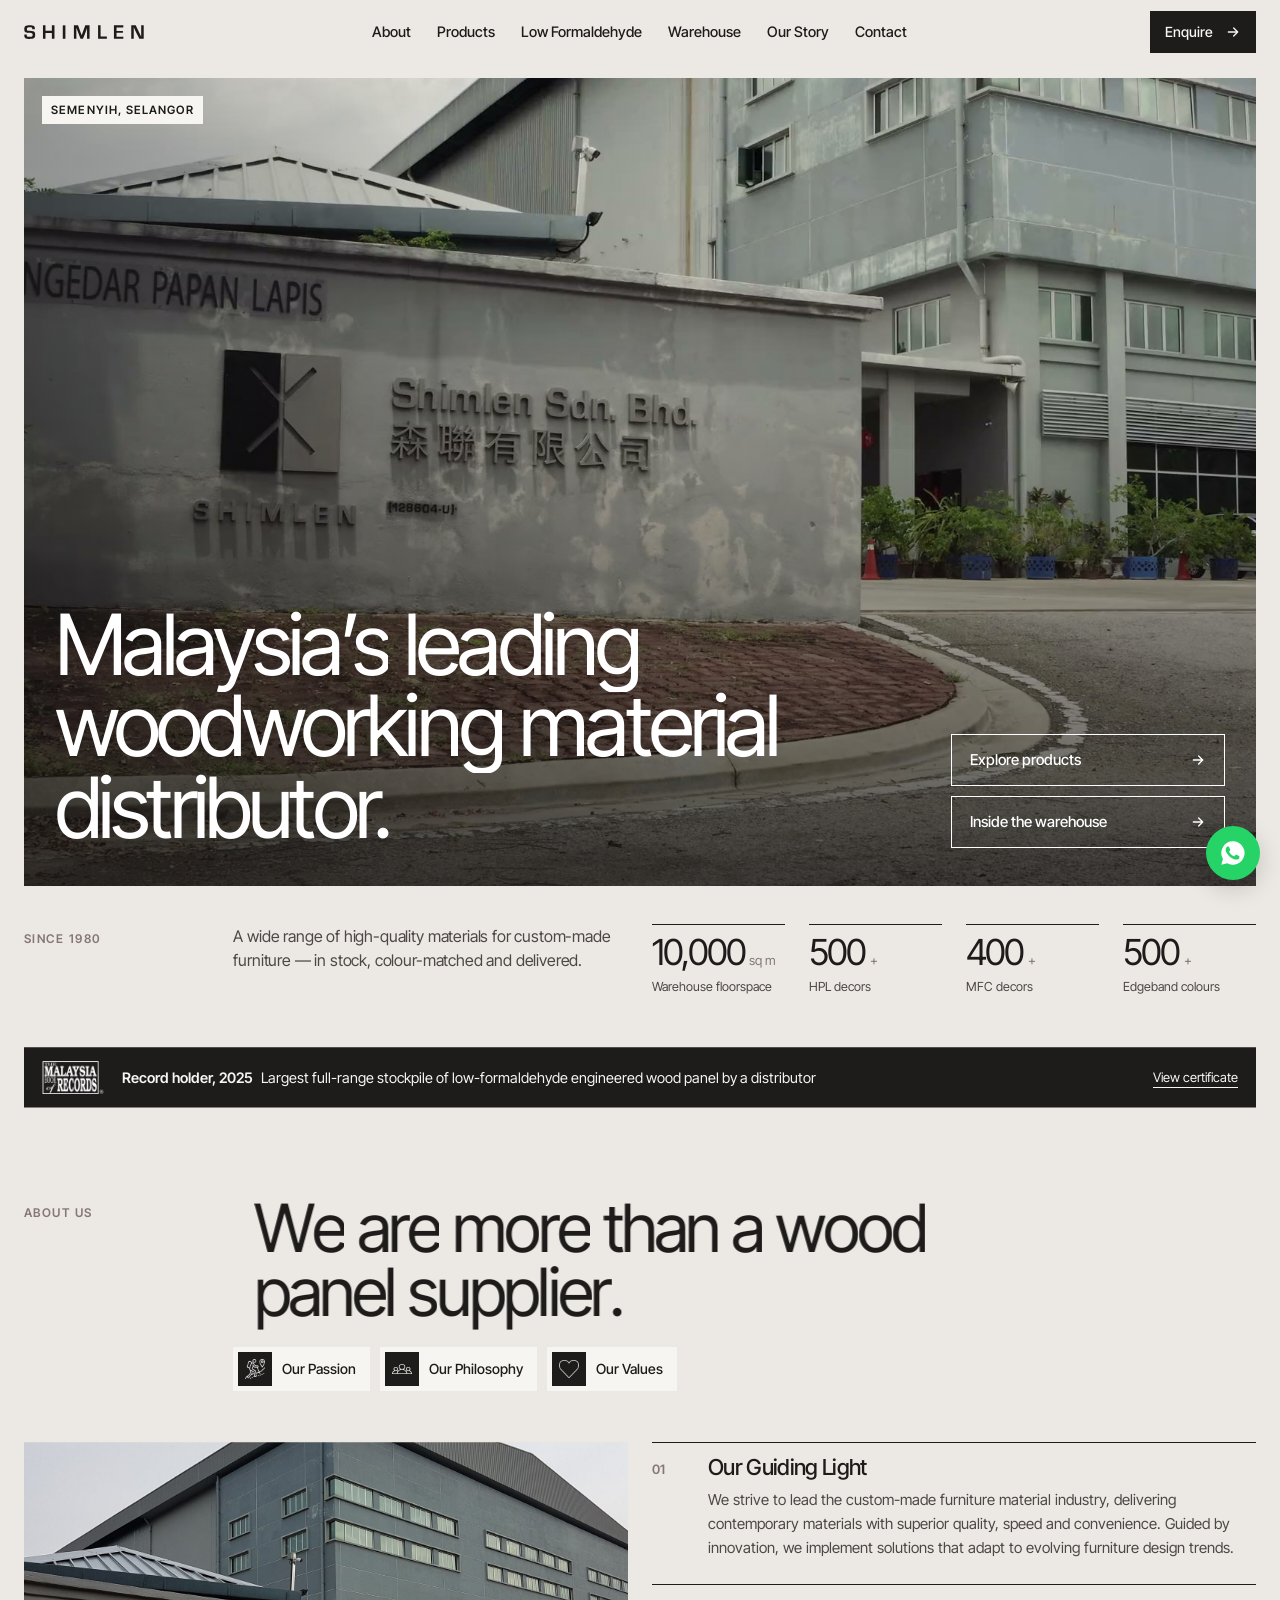
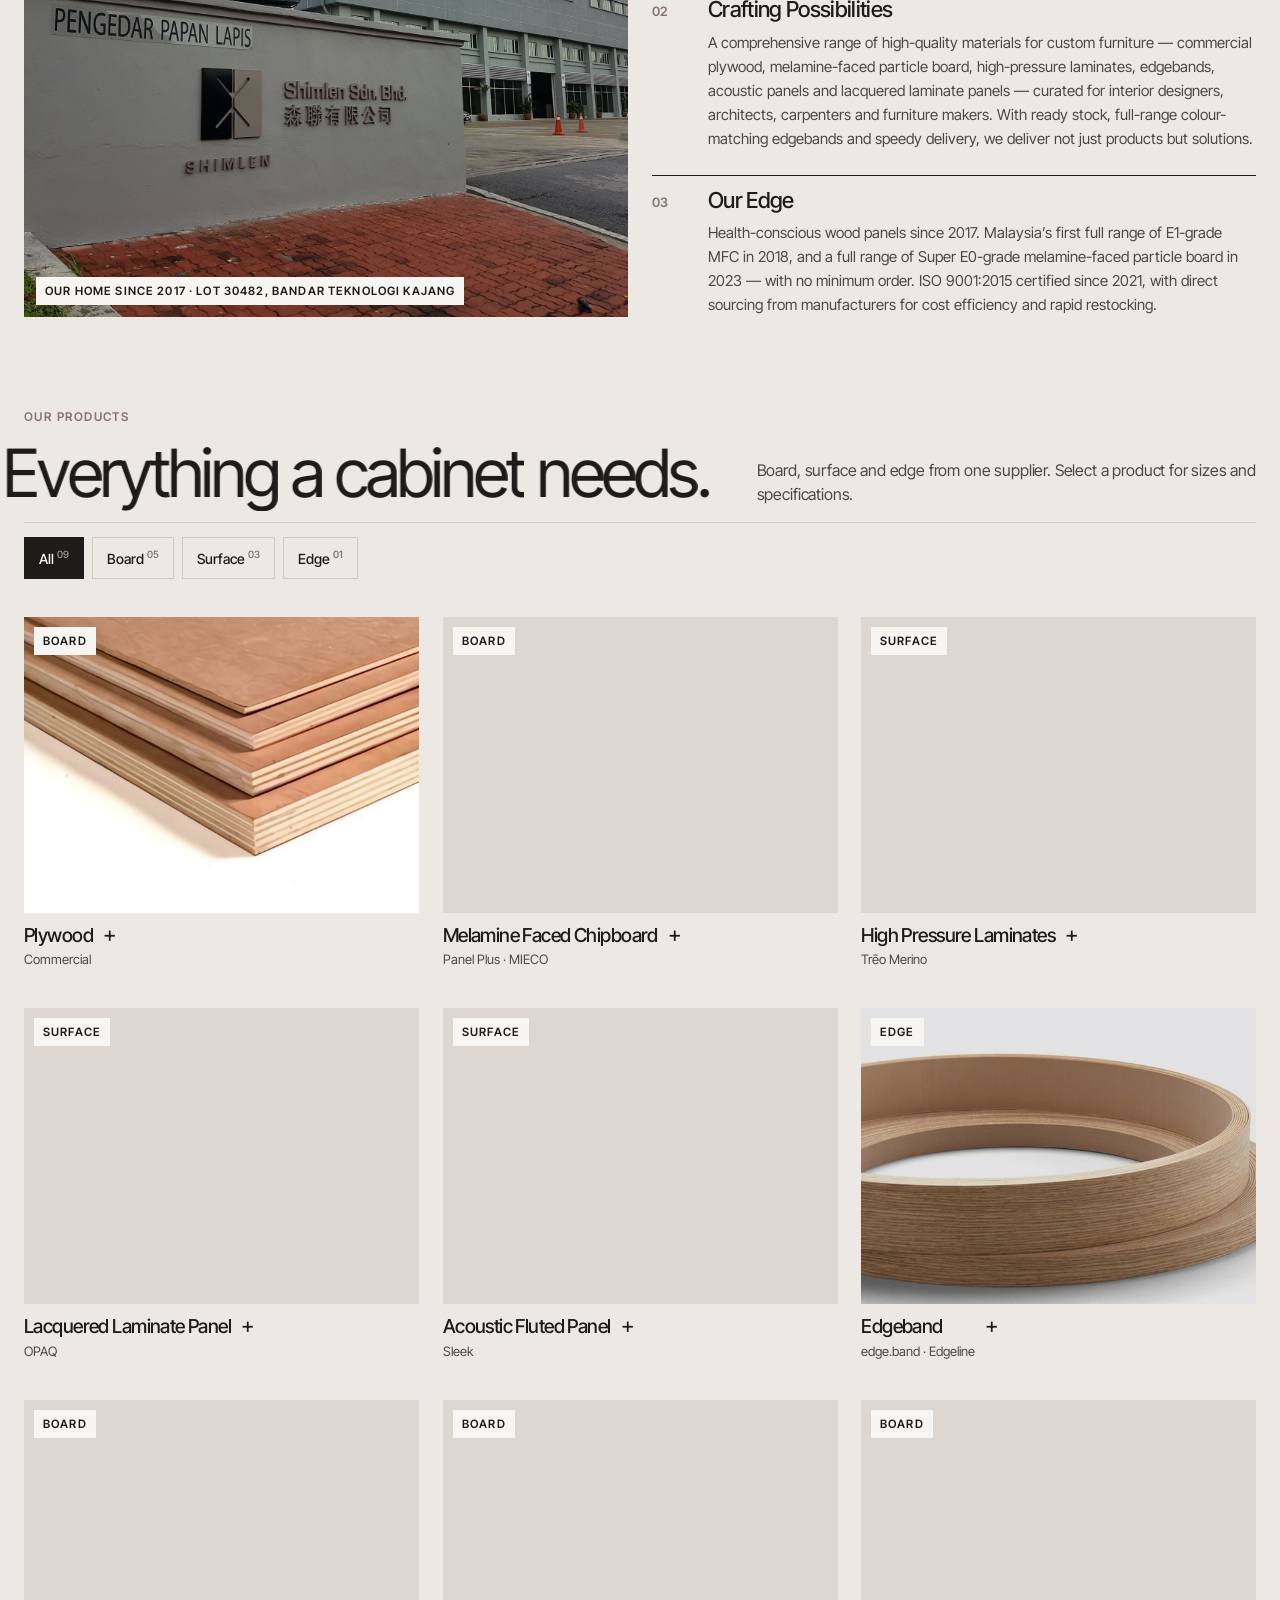
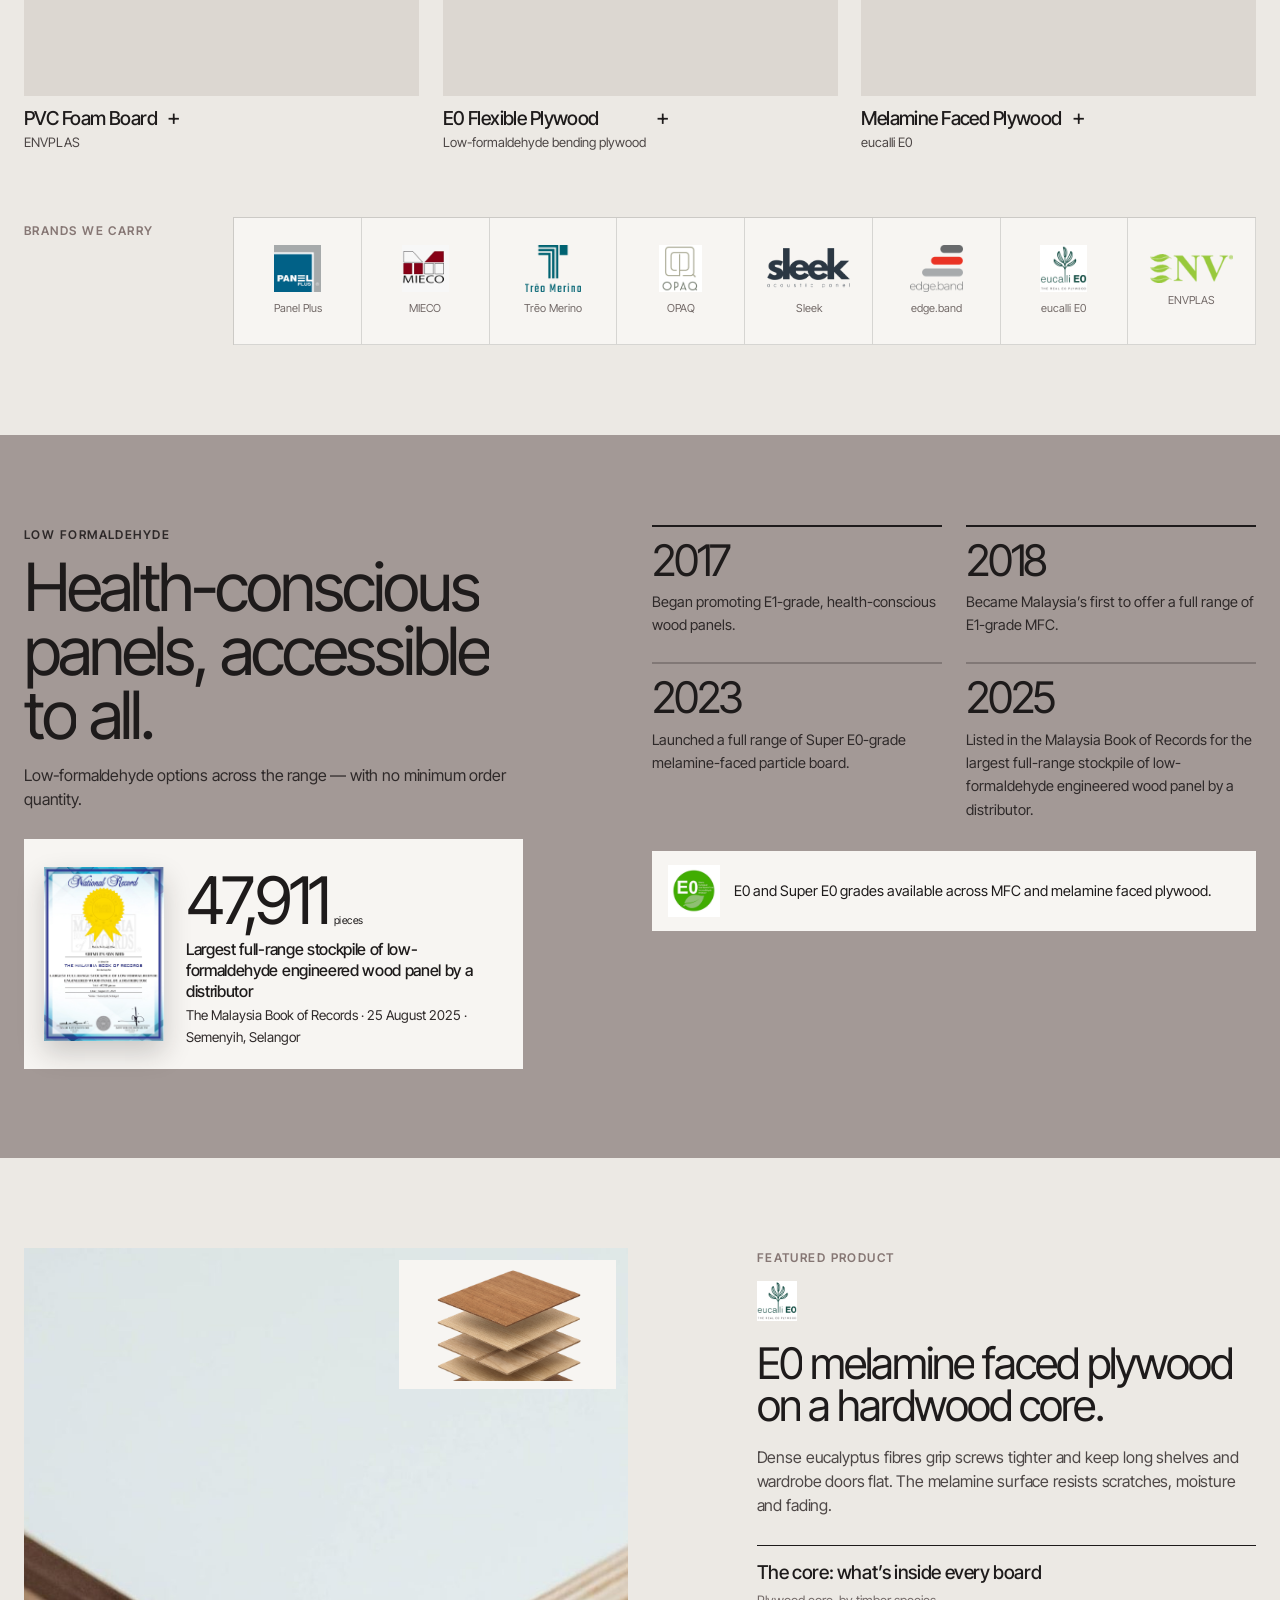
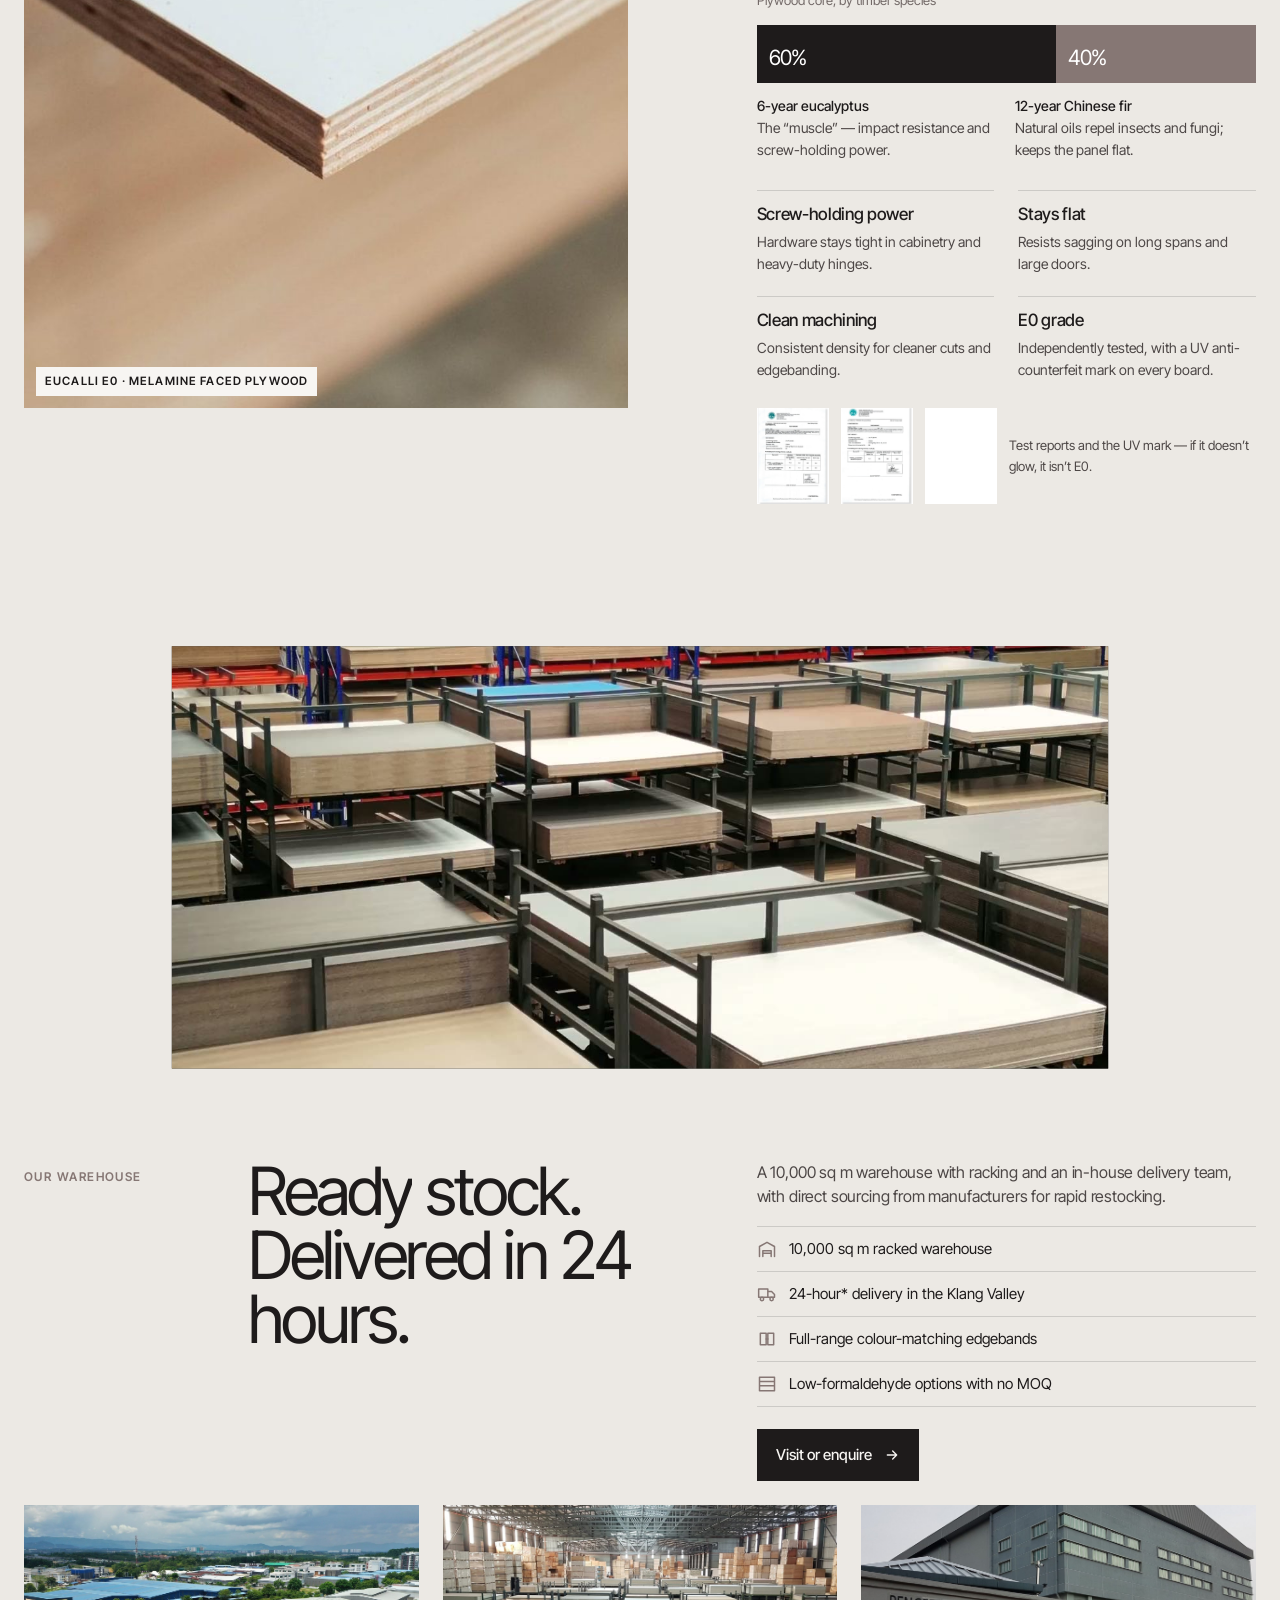
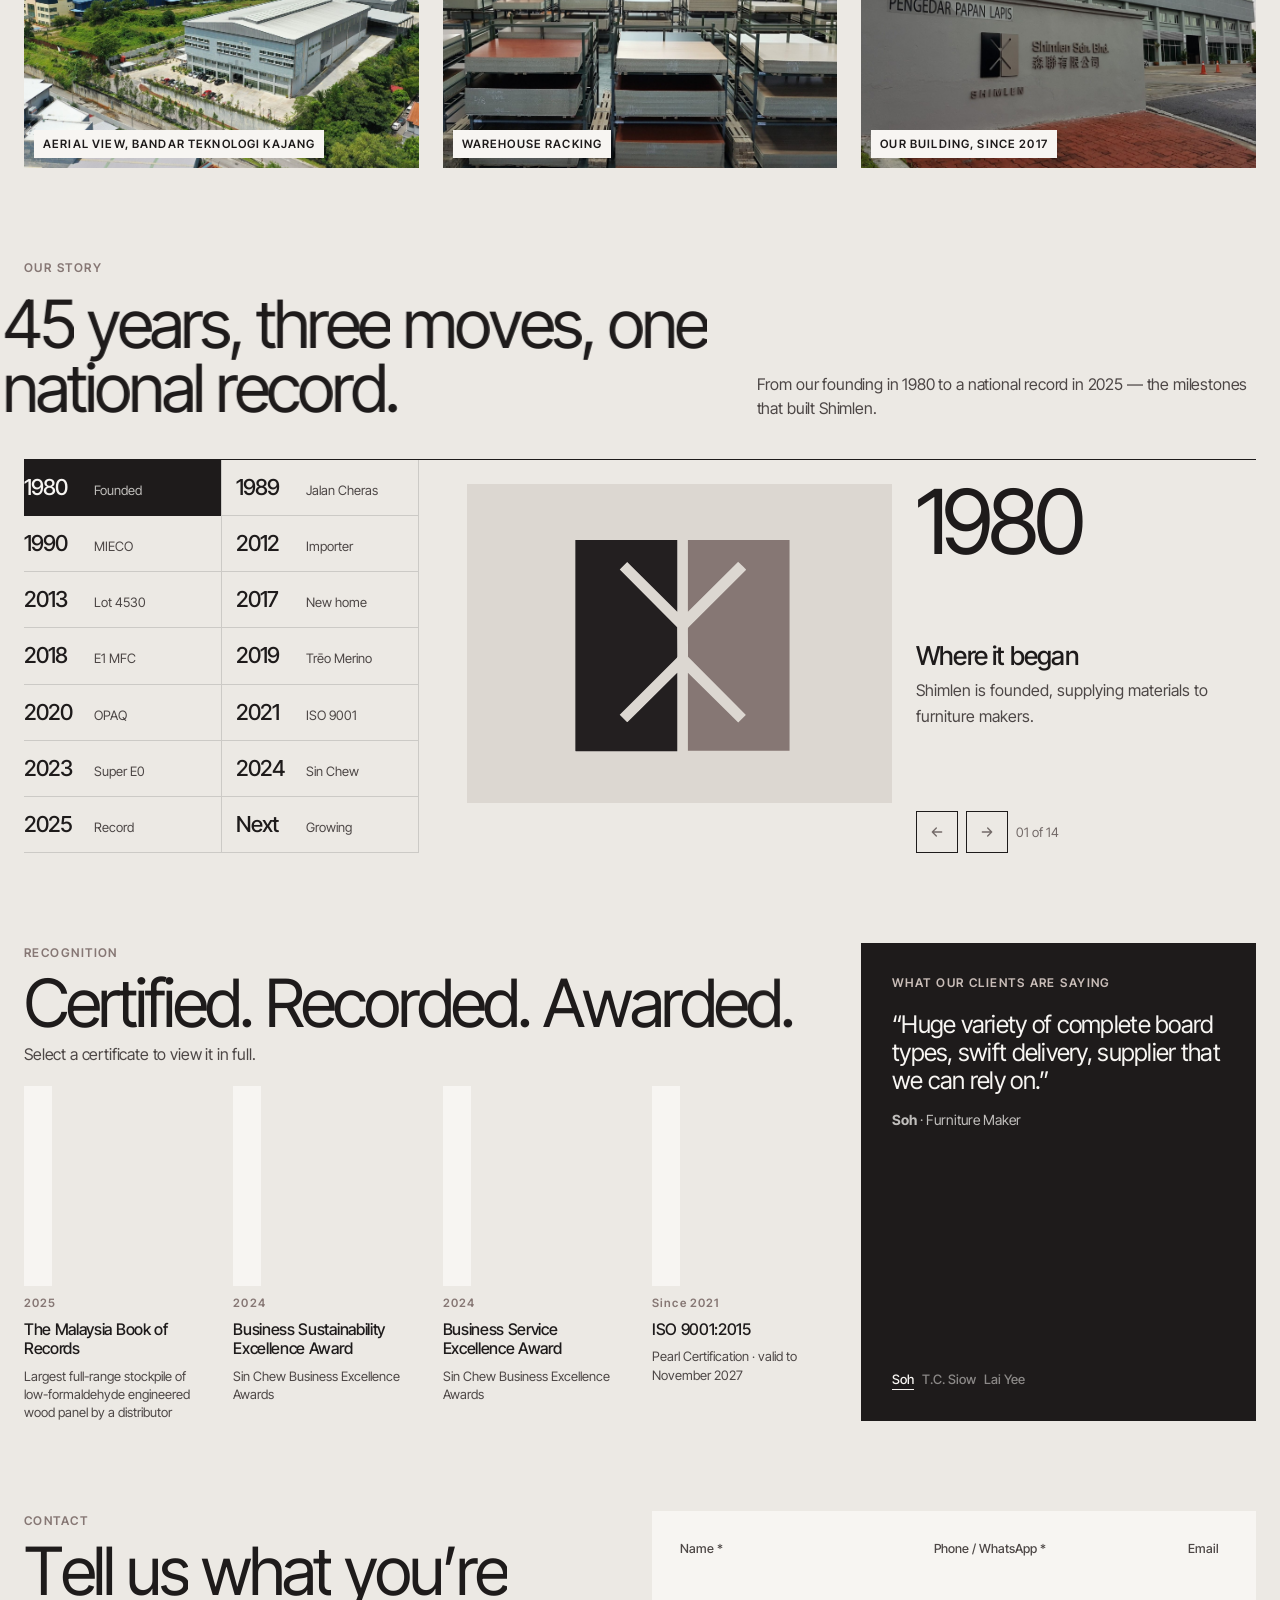
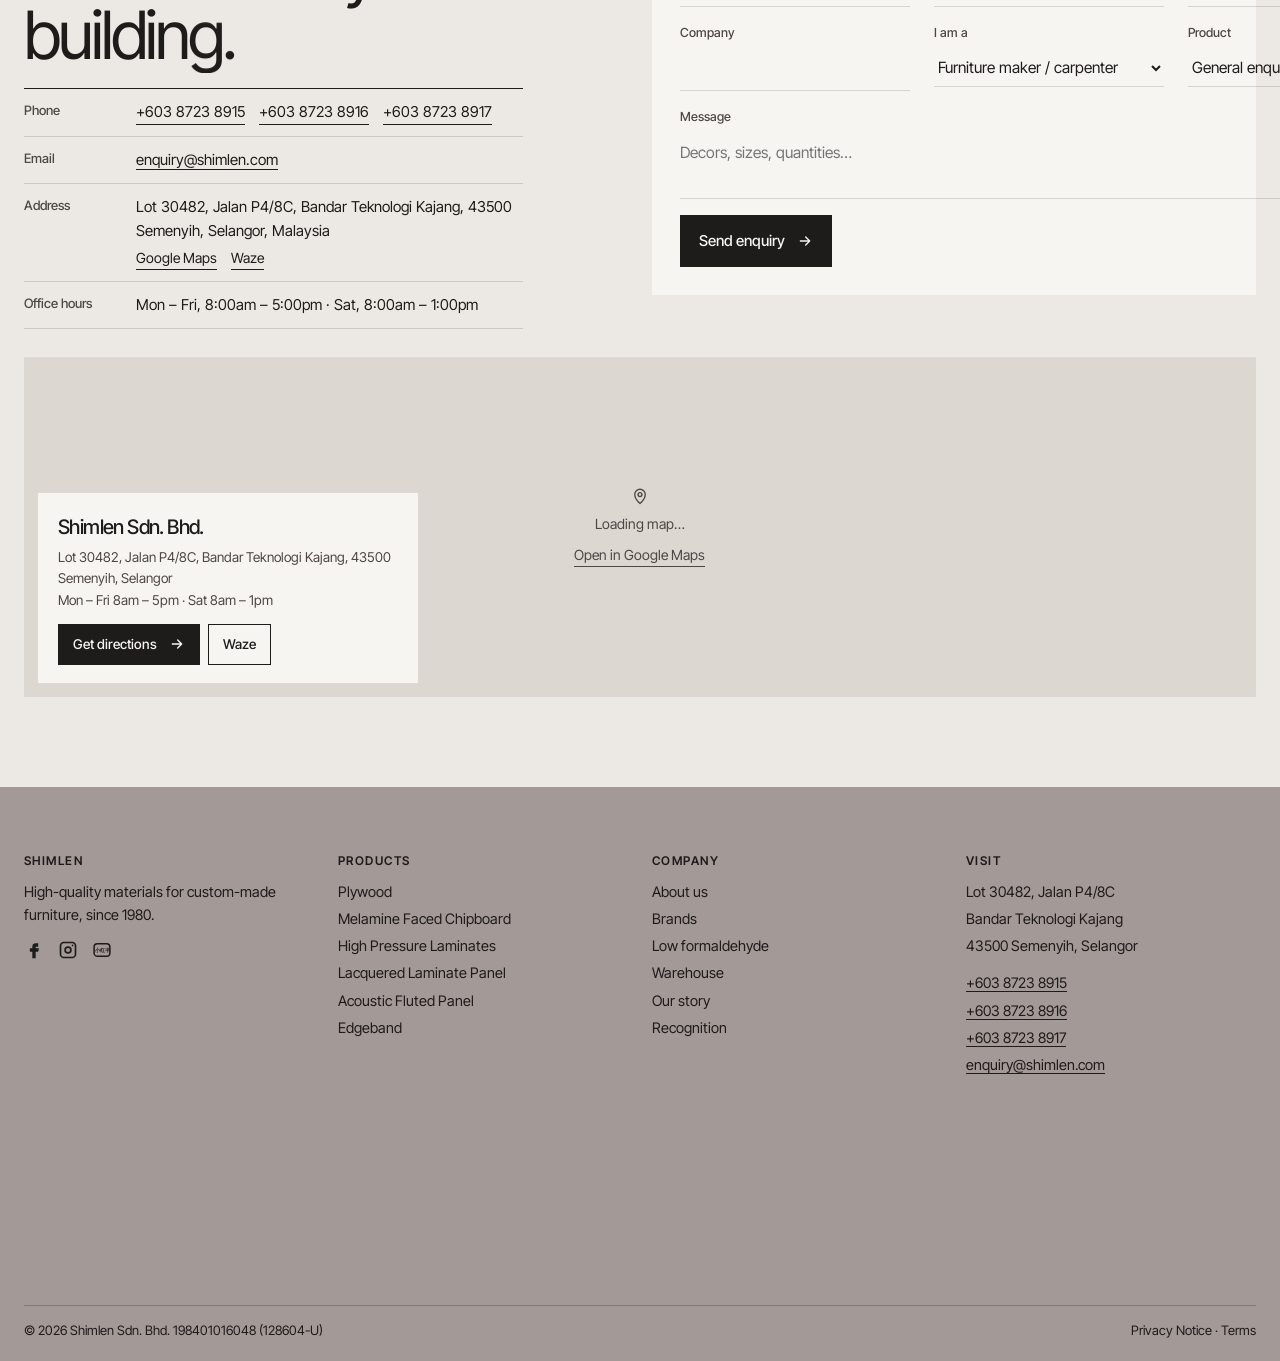
<file: option-3/index.html>
<!DOCTYPE html>
<html lang="en">
<head>
<meta charset="utf-8">
<meta name="viewport" content="width=device-width, initial-scale=1, viewport-fit=cover">
<title>Shimlen · Gridline · Option 3</title>
<meta name="description" content="High-quality materials for custom-made furniture: plywood, MFC, HPL, edgeband, acoustic and lacquered panels. 10,000 sq m warehouse in Semenyih, Selangor.">
<link rel="icon" href="../img/logo-mark.svg">
<link rel="preconnect" href="https://fonts.googleapis.com"><link rel="preconnect" href="https://fonts.gstatic.com" crossorigin>
<link href="https://fonts.googleapis.com/css2?family=Inter+Tight:wght@400;500;600&display=swap" rel="stylesheet">
<link rel="stylesheet" href="../shared/base.css">
<link rel="stylesheet" href="../shared/motion.css">
<style>
/* Option 3 · Studio: editorial. Warm off-white and stone, one even 12-column grid, big tight type. */
:root{--bg:#ECE9E4;--fg:#1E1B1B;--fg2:#4D4746;--mut:#736A68;--line:rgba(30,27,27,.15);--acc:#867774;--stone:#A39996;--paper:#F7F5F2;--ink:#1E1B1B;
  --g:24px;--hh:64px;--wrap:min(1440px,calc(100vw - 48px));--pad:clamp(64px,7vw,110px);--drawer-bg:#F7F5F2;--drawer-line:rgba(30,27,27,.14)}
body{font-family:"Inter Tight","Helvetica Neue",Helvetica,Arial,sans-serif;font-size:16px}
.grid{display:grid;grid-template-columns:repeat(12,1fr);column-gap:var(--g)}
.grid>*{min-width:0}
.big{font-weight:400;letter-spacing:-.045em;line-height:.96}
.h2{font-size:clamp(40px,5.2vw,84px)}
.lab{font-size:12px;font-weight:600;letter-spacing:.12em;text-transform:uppercase;color:var(--acc)}
.tag{font-size:11.5px;font-weight:600;letter-spacing:.1em;text-transform:uppercase;background:var(--paper);color:var(--fg);padding:5px 9px}
.lead{font-size:clamp(16px,1.25vw,19px);line-height:1.5;color:var(--fg2);letter-spacing:-.01em}
section{position:relative;padding:var(--pad) 0 0}
.tel{border-bottom:1px solid currentColor;white-space:nowrap}
.btn{display:inline-flex;align-items:center;justify-content:space-between;gap:12px;font-size:15px;font-weight:500;padding:13px 18px;border:1px solid var(--fg);transition:background .3s,color .3s}
.btn .ic{width:16px;height:16px;transition:transform .3s var(--ease)}
.btn:hover{background:var(--fg);color:var(--paper)}
.btn:hover .ic{transform:translateX(4px)}
.btn-solid{background:var(--fg);color:var(--paper)}
.btn-solid:hover{background:var(--acc);border-color:var(--acc)}
.btn-white{border-color:#fff;color:#fff}.btn-white:hover{background:#fff;color:var(--fg)}

/* header */
#hdr{position:fixed;top:0;left:0;right:0;height:var(--hh);z-index:60;background:rgba(236,233,228,.94);backdrop-filter:blur(10px);transition:transform .45s var(--ease)}
#hdr.hide{transform:translateY(-100%)}
#progress{position:absolute;left:0;right:0;bottom:0;height:2px;background:var(--fg);transform-origin:left;transform:scaleX(0)}
.nav{height:100%;display:grid;grid-template-columns:repeat(12,1fr);column-gap:var(--g);align-items:center}
.nav .brand{grid-column:1/3;color:var(--fg)}
.nav .brand .wm{width:120px}
.nav-links{grid-column:3/11;display:flex;justify-content:center;gap:26px;font-size:14.5px;font-weight:500}
.nav-links a{position:relative;padding:4px 0}
.nav-links a::after{content:"";position:absolute;left:0;right:0;bottom:0;height:1.5px;background:currentColor;transform:scaleX(0);transform-origin:left;transition:transform .35s var(--ease)}
.nav-links a:hover::after,.nav-links a.active::after{transform:scaleX(1)}
.nav-r{grid-column:11/13;justify-self:end;display:flex;gap:14px;align-items:center}
.nav-r .btn{padding:9px 14px;font-size:14px}
.burger{display:none;font-size:15px;font-weight:500}
.menu{position:fixed;inset:0;background:var(--bg);z-index:55;padding:calc(var(--hh) + 24px) 24px 40px;display:flex;flex-direction:column;transform:translateY(-100%);transition:transform .6s var(--ease)}
.menu a{font-size:40px;letter-spacing:-.04em;line-height:1.15;border-bottom:1px solid var(--line);padding:6px 0}
body.menu-open .menu{transform:none}

/* hero: the headline sits on the film */
.hero{padding-top:calc(var(--hh) + 14px)}
.hero .reel{height:calc(100svh - var(--hh) - 28px);min-height:520px}
.hero .shade{position:absolute;inset:0;z-index:1;background:linear-gradient(0deg,rgba(20,17,17,.72),rgba(20,17,17,.15) 50%,rgba(20,17,17,0) 70%),linear-gradient(90deg,rgba(20,17,17,.35),rgba(20,17,17,0) 55%)}
.hero .tagl{position:absolute;left:18px;top:18px;z-index:2}
.h-over{position:absolute;left:0;right:0;bottom:0;z-index:2;padding:0 clamp(18px,2.4vw,34px) clamp(22px,3vw,40px);color:#fff;align-items:end;row-gap:18px}
.h-over h1{grid-column:1/10;font-size:clamp(46px,6.6vw,112px)}
.h-over .ctas{grid-column:10/13;display:flex;flex-direction:column;gap:10px}
.h-under{margin-top:clamp(28px,3vw,44px);align-items:start;row-gap:24px}
.h-under .lab{grid-column:1/3;padding-top:.35em}
.h-under .lead{grid-column:3/7}
.stats{grid-column:7/13;display:grid;grid-template-columns:repeat(4,1fr);gap:var(--g)}
.stat{border-top:1px solid var(--fg);padding-top:10px}
.stat .n{font-size:clamp(30px,2.8vw,46px);letter-spacing:-.05em;line-height:1}
.stat .n small{font-size:.36em;letter-spacing:0;margin-left:4px;color:var(--acc)}
.stat .l{font-size:12.5px;color:var(--fg2);margin-top:6px}
.rec-line{grid-column:1/-1;display:flex;align-items:center;gap:18px;margin-top:26px;background:var(--fg);color:var(--paper);padding:14px 18px;text-align:left}
.rec-line img{width:62px}
.rec-line span{flex:1;font-size:14.5px}
.rec-line b{font-weight:600;margin-right:8px}
.rec-line em{font-style:normal;font-size:13px;line-height:1;padding:4px 0 3px;border-bottom:1px solid;align-self:center;white-space:nowrap}

/* about */
.ab .lab{grid-column:1/3;padding-top:.5em}
.ab h2{grid-column:3/10}
.pills{grid-column:3/13;display:flex;gap:10px;flex-wrap:wrap;margin-top:22px}
.pills span{display:flex;align-items:center;gap:10px;font-size:14px;font-weight:500;background:var(--paper);padding:5px 14px 5px 5px}
.pills i{width:34px;height:34px;background:var(--fg);display:grid;place-items:center}
.pills img{width:20px;height:20px;object-fit:contain}
.ab-row{margin-top:clamp(36px,4vw,56px);row-gap:var(--g)}
.ab-img{grid-column:1/7;position:relative;min-height:440px}
.ab-img img{position:absolute;inset:0;width:100%;height:100%;object-fit:cover}
.ab-img .tag{position:absolute;left:12px;bottom:12px;z-index:2}
.ab-cols{grid-column:7/13;display:grid;gap:var(--g);align-content:start}
.ab-col{border-top:1px solid var(--fg);padding-top:12px;display:grid;grid-template-columns:44px 1fr;gap:8px 12px}
.ab-col .no{font-size:13px;font-weight:600;color:var(--acc);padding-top:4px}
.ab-col h3{font-size:22px;font-weight:500;letter-spacing:-.03em;line-height:1.15}
.ab-col p{grid-column:2;font-size:15px;color:var(--fg2)}

/* products */
.sec-top{align-items:end;row-gap:16px;margin-bottom:clamp(26px,3vw,40px)}
.sec-top .lab{grid-column:1/-1}
.sec-top h2{grid-column:1/8}
.sec-top .lead{grid-column:8/13}
.filters{grid-column:1/-1;display:flex;gap:8px;flex-wrap:wrap;border-top:1px solid var(--line);padding-top:14px}
.filters button{font-size:14px;font-weight:500;padding:8px 14px;border:1px solid var(--line);transition:.3s}
.filters button.on{background:var(--fg);color:var(--paper);border-color:var(--fg)}
.filters button sup{font-size:10px;margin-left:3px;opacity:.6}
.pgrid{row-gap:clamp(26px,3vw,40px)}
.prod{grid-column:span 4;text-align:left;display:flex;flex-direction:column;gap:10px}
.prod.hid{display:none}
.prod .ph{aspect-ratio:4/3;overflow:hidden;background:#DCD7D1;position:relative}
.prod .ph img{width:100%;height:100%;object-fit:cover;transition:transform 1.1s var(--ease)}
.prod:hover .ph img{transform:scale(1.04)}
.prod .ph .tag{position:absolute;left:10px;top:10px}
.prod .meta{display:flex;justify-content:space-between;gap:10px;align-items:baseline}
.prod h3{font-size:clamp(19px,1.5vw,23px);font-weight:500;letter-spacing:-.03em;line-height:1.1}
.prod .b{font-size:13px;color:var(--fg2);margin-top:3px}
.prod .plus{font-size:22px;line-height:1;transition:transform .4s var(--ease)}
.prod:hover .plus{transform:rotate(90deg)}
.bgrid{margin-top:clamp(44px,5vw,70px);align-items:start}
.bgrid .lab{grid-column:1/3;padding-top:4px}
.bgrid .logos{grid-column:3/13;display:grid;grid-template-columns:repeat(8,1fr);border-top:1px solid var(--line);border-left:1px solid var(--line)}
.logo-cell{min-width:0;aspect-ratio:1;border-right:1px solid var(--line);border-bottom:1px solid var(--line);display:flex;flex-direction:column;align-items:center;justify-content:center;gap:8px;padding:10px;background:var(--paper)}
.logo-cell img{height:44%;max-width:78%;object-fit:contain}
.logo-cell img.sm{height:30%}
.logo-cell span{font-size:11px;color:var(--mut);text-align:center}

/* low formaldehyde */
.stone{background:var(--stone);padding-bottom:var(--pad);margin-top:var(--pad);--fg2:#2E2929;--line:rgba(30,27,27,.22);--acc:#2E2929}
.lf-grid{align-items:start;row-gap:30px}
.lf-copy{grid-column:1/6}
.lf-copy h2{margin:12px 0 16px}
.lf-right{grid-column:7/13;display:flex;flex-direction:column;gap:30px}
.steps{display:grid;grid-template-columns:1fr 1fr;gap:26px var(--g);--fill:0}
.step{border-top:2px solid rgba(30,27,27,.25);padding-top:12px;cursor:pointer;position:relative}
.step::before{content:"";position:absolute;left:0;top:-2px;height:2px;width:0;background:var(--fg);transition:width 1.1s var(--ease)}
.step.on::before{width:100%}
.step .y{font-size:clamp(36px,3.4vw,54px);letter-spacing:-.05em;line-height:1}
.step p{font-size:14.5px;color:var(--fg2);margin-top:8px}
.record{margin-top:28px;display:grid;grid-template-columns:120px 1fr;gap:22px;align-items:center;background:var(--paper);padding:20px}
.record .cert{width:100%;cursor:zoom-in;box-shadow:0 12px 26px rgba(30,27,27,.2)}
.record .num{font-size:clamp(60px,6.4vw,104px);letter-spacing:-.06em;line-height:.85}
.record .num small{font-size:.16em;letter-spacing:0;margin-left:8px}
.record h4{font-size:16px;font-weight:500;letter-spacing:-.02em;line-height:1.3;margin-top:10px}
.record p{font-size:13.5px;color:var(--fg2);margin-top:4px}
.lf-right .e0{display:flex;gap:14px;align-items:center;font-size:14.5px;background:var(--paper);padding:14px 16px}
.lf-right .e0 img{width:52px;background:#fff;padding:4px}

/* eucalli */
.euc{row-gap:36px;align-items:start}
.euc .media{grid-column:1/7;position:sticky;top:calc(var(--hh) + 20px);height:min(calc(100svh - var(--hh) - 40px),760px)}
.euc .media img{width:100%;height:100%;object-fit:cover}
.euc .media .tag{position:absolute;left:12px;bottom:12px;z-index:2}
.euc .media .lay{position:absolute;right:12px;top:12px;width:36%;background:var(--paper);padding:8px;z-index:2;cursor:zoom-in}
.euc .copy{grid-column:8/13}
.euc .logo2{height:40px;width:auto;margin:14px 0 22px}
.euc h2{font-size:clamp(34px,3.4vw,54px);margin-bottom:18px}
.core{margin:28px 0;border-top:1px solid var(--fg);padding-top:12px}
.core h4{font-size:19px;font-weight:500;letter-spacing:-.02em}
.core .sub{font-size:13px;color:var(--mut);margin:2px 0 14px}
.bar{display:flex;height:58px;font-size:21px;letter-spacing:-.03em;color:#fff;background:rgba(30,27,27,.06)}
.bar>div{display:flex;align-items:flex-end;padding:0 0 8px 12px;width:0;transition:width 1s var(--ease)}
.bar>div:first-child{background:var(--fg)}.bar>div:last-child{background:var(--acc)}
.bar.in>div:first-child{width:60%}.bar.in>div:last-child{width:40%}
.legend{display:grid;grid-template-columns:1fr 1fr;gap:18px;margin-top:12px;font-size:14px;color:var(--fg2)}
.legend b{display:block;color:var(--fg);font-weight:500}
.feats{display:grid;grid-template-columns:1fr 1fr;gap:20px var(--g)}
.feats>div{border-top:1px solid var(--line);padding-top:10px}
.feats b{font-weight:500;font-size:17px;letter-spacing:-.02em}
.feats p{font-size:14px;color:var(--fg2);margin-top:3px}
.proof{display:grid;grid-template-columns:repeat(3,72px) 1fr;gap:12px;margin-top:26px;align-items:center}
.proof button{aspect-ratio:3/4;overflow:hidden;background:#fff}
.proof img{width:100%;height:100%;object-fit:cover}
.proof small{font-size:13px;color:var(--fg2)}

/* warehouse */
.wh .film{grid-column:1/-1;aspect-ratio:21/9}
.wh .film .tag{position:absolute;left:12px;top:12px;z-index:2}
.wh-copy{margin-top:clamp(26px,3vw,40px);row-gap:24px;align-items:start}
.wh-copy .lab{grid-column:1/3;padding-top:.6em}
.wh-copy h2{grid-column:3/8}
.wh-copy .side{grid-column:8/13}
.wh-copy ul{list-style:none;margin:18px 0 22px;border-top:1px solid var(--line)}
.wh-copy li{display:flex;gap:12px;align-items:center;padding:10px 0;border-bottom:1px solid var(--line);font-size:15px}
.wh-copy li .ic{width:20px;height:20px;color:var(--acc)}
.gal{margin-top:var(--g)}
.gal button{grid-column:span 4;aspect-ratio:3/2;overflow:hidden;cursor:zoom-in;position:relative}
.gal img{width:100%;height:100%;object-fit:cover;transition:transform 1.1s var(--ease)}
.gal button:hover img{transform:scale(1.04)}
.gal .tag{position:absolute;left:10px;bottom:10px}

/* story: years on the left, the chosen year on the right (one screen tall) */
.story-box{border-top:1px solid var(--fg);align-items:stretch}
.yl{grid-column:1/5;display:grid;grid-template-columns:1fr 1fr;align-content:start;border-right:1px solid var(--line)}
.yl button{display:flex;gap:12px;align-items:baseline;text-align:left;padding:10px 12px 10px 0;border-bottom:1px solid var(--line);transition:background .3s,color .3s}
.yl button:nth-child(odd){padding-left:0}
.yl button:nth-child(even){padding-left:14px;border-left:1px solid var(--line)}
.yl b{font-size:22px;font-weight:500;letter-spacing:-.04em;min-width:58px}
.yl span{font-size:13px;color:var(--fg2);line-height:1.3}
.yl button:hover{background:var(--paper)}
.yl button.on{background:var(--fg);color:var(--paper)}
.yl button.on span{color:rgba(247,245,242,.75)}
.yd{grid-column:5/13;display:grid;grid-template-columns:1.25fr 1fr;gap:var(--g);padding:var(--g) 0 0 var(--g)}
.yd .md{aspect-ratio:4/3;background:#DCD7D1;display:grid;place-items:center;overflow:hidden}
.yd .md img{width:100%;height:100%;object-fit:cover;animation:paneIn .6s var(--ease)}
.yd .md.logo img,.yd .md.doc img{object-fit:contain;padding:12%}
.yd .md.archive img{filter:grayscale(.5)}
.yd .tx{display:flex;flex-direction:column;justify-content:space-between;gap:20px}
.yd .y{font-size:clamp(64px,7vw,120px);letter-spacing:-.06em;line-height:.85}
.yd h3{font-size:26px;font-weight:500;letter-spacing:-.03em;line-height:1.1;margin-bottom:8px}
.yd p{font-size:16px;color:var(--fg2)}
.yd .ctl{display:flex;gap:8px;align-items:center;font-size:13px;color:var(--mut)}
.yd .ctl button{width:42px;height:42px;border:1px solid var(--fg);display:grid;place-items:center}
.yd .ctl button:hover{background:var(--fg);color:var(--paper)}
.yd .ctl .ic{width:16px;height:16px}

/* recognition + quotes */
.rq{row-gap:36px;align-items:start}
.rq .certs{grid-column:1/9}
.rq .certs h2{margin:10px 0 6px}
.rq .certs .lead{margin-bottom:20px}
.cgrid{display:grid;grid-template-columns:repeat(4,1fr);gap:var(--g)}
.cert{text-align:left;display:flex;flex-direction:column;gap:8px}
.cert .fr{overflow:hidden;min-height:0;height:200px;background:var(--paper);display:grid;place-items:center;padding:14px;transition:background .3s}
.cert:hover .fr{background:#fff}
.cert .fr{position:relative}.cert .fr img{position:absolute;inset:14px;width:calc(100% - 28px);height:calc(100% - 28px);object-fit:contain;filter:drop-shadow(0 6px 14px rgba(30,25,24,.22))}
.cert .yr{font-size:11.5px;font-weight:600;letter-spacing:.1em;color:var(--acc)}
.cert h3{font-size:16px;font-weight:500;letter-spacing:-.02em;line-height:1.2}
.cert p{font-size:13px;color:var(--fg2);line-height:1.4}
.qs{grid-column:9/13;background:var(--fg);color:var(--paper);padding:clamp(22px,2.4vw,32px);align-self:stretch;display:flex;flex-direction:column;justify-content:space-between;gap:24px}
.qs .lab{color:#C9BDB8}
.q blockquote{font-size:clamp(22px,1.9vw,30px);letter-spacing:-.03em;line-height:1.15}
.q cite{display:block;font-style:normal;margin-top:14px;font-size:14px;opacity:.75}
.q-dots{display:flex;gap:8px}
.q-dots button{font-size:13px;font-weight:500;opacity:.5;border-bottom:1px solid transparent}
.q-dots button.on{opacity:1;border-color:currentColor}

/* contact: compact */
.ct{align-items:start;row-gap:28px}
.ct-l{grid-column:1/6}
.ct-l h2{margin:10px 0 20px}
.info{display:grid;border-top:1px solid var(--fg)}
.info .r{display:grid;grid-template-columns:100px 1fr;gap:12px;padding:11px 0;border-bottom:1px solid var(--line);font-size:15px}
.info b{font-weight:500;font-size:13px;color:var(--fg2)}
.info .tels{display:flex;flex-wrap:wrap;gap:4px 14px}
.links{display:flex;gap:14px;margin-top:4px;font-size:14px}
.links a{border-bottom:1px solid}
form{grid-column:7/13;display:grid;grid-template-columns:1fr 1fr 1fr;gap:16px var(--g);align-content:start;background:var(--paper);padding:clamp(20px,2.2vw,30px)}
.field label{font-size:12.5px;font-weight:500;color:var(--fg2)}
.field input,.field select,.field textarea{border:0;border-bottom:1px solid var(--line);background:none;padding:8px 0;outline:none;font-size:15.5px;border-radius:0}
.field input:focus,.field textarea:focus,.field select:focus{border-color:var(--fg)}
.field textarea{min-height:64px;resize:vertical}
.full{grid-column:1/-1}
.sent{grid-column:1/-1;background:var(--bg);padding:12px;font-size:14px}
.map{grid-column:1/-1;position:relative;height:340px;background:#DCD7D1;overflow:hidden}
.map-ph{position:absolute;inset:0;display:grid;place-items:center;align-content:center;gap:8px;color:var(--fg2);font-size:14px}
.map-ph a{border-bottom:1px solid}
.map-card{position:absolute;left:14px;bottom:14px;z-index:2;background:var(--paper);padding:18px 20px;width:min(380px,calc(100% - 28px))}
.map-card h3{font-size:20px;font-weight:500;letter-spacing:-.03em;margin-bottom:4px}
.map-card p{font-size:13.5px;color:var(--fg2)}
.map-card .acts{display:flex;gap:8px;margin-top:12px;flex-wrap:wrap}
.map-card .btn{padding:9px 14px;font-size:13.5px}

/* footer */
footer{background:var(--stone);margin-top:var(--pad);padding-top:clamp(50px,5vw,70px);overflow:hidden}
.f-cols{row-gap:26px}
.f-cols>div{grid-column:span 3;font-size:14.5px}
.f-cols h5{font-size:12px;font-weight:600;letter-spacing:.12em;text-transform:uppercase;margin-bottom:10px}
.f-cols ul{list-style:none;display:grid;gap:4px}
.f-cols a:hover{color:var(--paper)}
.social{display:flex;gap:14px;margin-top:14px}
.social .ic{width:20px;height:20px}
.f-wm{color:var(--fg);margin:clamp(40px,5vw,70px) 0 0;line-height:0}
.f-bot{display:flex;justify-content:space-between;gap:12px;flex-wrap:wrap;font-size:13px;padding:14px 0 20px;border-top:1px solid rgba(30,27,27,.25);margin-top:clamp(12px,1.6vw,20px)}

@media (max-width:1180px){.bgrid .logos{grid-template-columns:repeat(4,1fr)}.logo-cell{aspect-ratio:3/2}}
@media (max-width:1080px){
  .nav-links{display:none}.burger{display:block}.nav-r .btn{display:none}
  .h-over h1{grid-column:1/-1}.h-over .ctas{grid-column:1/-1;flex-direction:row;flex-wrap:wrap}
  .h-under .lab{grid-column:1/-1}.h-under .lead{grid-column:1/7}.stats{grid-column:7/13;grid-template-columns:1fr 1fr;row-gap:16px}
  .prod{grid-column:span 6}
  .lf-copy,.lf-right{grid-column:1/-1}
  .euc .media{grid-column:1/-1;position:relative;top:0;height:auto;aspect-ratio:16/10}.euc .copy{grid-column:1/-1}
  .yl{grid-column:1/-1;border-right:0}.yd{grid-column:1/-1;padding-left:0}
  .rq .certs,.qs{grid-column:1/-1}
  .ct-l,form{grid-column:1/-1}
  .f-cols>div{grid-column:span 6}
}
@media (max-width:860px){
  :root{--g:16px}
  .ab .lab,.ab h2,.pills,.sec-top h2,.sec-top .lead,.wh-copy .lab,.wh-copy h2,.wh-copy .side,.bgrid .lab,.bgrid .logos{grid-column:1/-1}
  .h-under .lead,.stats{grid-column:1/-1}
  .ab-img{grid-column:1/-1;min-height:0;aspect-ratio:4/3}.ab-cols{grid-column:1/-1}
  .wh .film{aspect-ratio:4/3}
  .gal button{grid-column:span 6}.gal button:last-child{display:none}
  .yl{grid-template-columns:repeat(7,auto);overflow-x:auto;scrollbar-width:none;border-bottom:1px solid var(--line)}
  .yl::-webkit-scrollbar{display:none}
  .yl button,.yl button:nth-child(even),.yl button:nth-child(odd){padding:10px 14px;border-left:0;border-right:1px solid var(--line);border-bottom:0;flex-direction:column;gap:2px;min-width:110px}
  .yl{display:flex}
  .yd{grid-template-columns:1fr}
  .cgrid{grid-template-columns:1fr 1fr}
  form{grid-template-columns:1fr 1fr}
}
@media (max-width:560px){
  :root{--wrap:calc(100vw - 32px);--hh:58px}
  .hero .reel{height:78svh;min-height:480px}
  .h-over h1{font-size:clamp(40px,11.4vw,54px)}
  .h-over .ctas .btn{flex:1 1 100%}
  .stats{grid-template-columns:1fr 1fr}
  .rec-line{flex-wrap:wrap}.rec-line em{margin-left:80px}
  .prod{grid-column:1/-1}
  .bgrid .logos{grid-template-columns:repeat(2,1fr)}
  .steps{grid-template-columns:1fr}
  .record{grid-template-columns:84px 1fr;gap:16px;padding:16px}
  .feats,.legend{grid-template-columns:1fr}
  .proof{grid-template-columns:repeat(3,64px) 1fr}
  .cert .fr{height:150px}.cert h3{font-size:15px}
  form{grid-template-columns:1fr}
  .info .r{grid-template-columns:84px 1fr}
  .map{height:auto;display:flex;flex-direction:column}
  .map .frame-box{position:relative!important;height:280px}
  .map-card{position:relative;left:0;bottom:0;width:100%}
  .f-cols>div{grid-column:1/-1}
}

/* motion */
:root{--pre-bg:#ECE9E4;--pre-fg:#1E1B1B;--cur:#1E1B1B}
.hero .reel{will-change:clip-path}
.ab-img,.euc .media{overflow:hidden}
</style>
</head>
<body>
<header id="hdr"><div class="wrap nav">
  <a href="#top" class="brand" aria-label="Shimlen home" id="hLogo"></a>
  <nav class="nav-links" id="navLinks"></nav>
  <div class="nav-r"><a class="btn btn-solid" href="#contact">Enquire ${''}</a><button class="burger" id="burger" aria-expanded="false">Menu</button></div>
</div><div id="progress"></div></header>
<nav class="menu" id="menu" aria-label="Menu"></nav>
<main id="app"></main>
<footer id="foot"></footer>

<script>window.ROOT='../'</script>
<script src="../shared/data.js"></script>
<script src="../shared/brand.js"></script>
<script src="../shared/icons.js"></script>
<script src="../shared/vendor/gsap.min.js"></script>
<script src="../shared/vendor/ScrollTrigger.min.js"></script>
<script src="../shared/vendor/lenis.min.js"></script>
<script src="../shared/core.js"></script>
<script src="../shared/motion.js"></script>
<script>
const {ic,R}=Core,S=SH,P=S.products.list,cat=['board','board','surface','surface','surface','edge','board','board','board'];
const pad=n=>String(n).padStart(2,'0'),Y=S.story.years;
const nav=S.nav.map(([t,id])=>`<a href="#${id}">${t}</a>`).join('');
document.getElementById('navLinks').innerHTML=nav;
document.getElementById('menu').innerHTML=nav+`<a href="#contact">Enquire</a>`;
document.getElementById('hLogo').innerHTML=SHIMLEN_WORDMARK;
document.querySelector('.nav-r .btn').innerHTML='Enquire '+ic('arrow');
const counts={all:P.length,board:cat.filter(c=>c==='board').length,surface:cat.filter(c=>c==='surface').length,edge:cat.filter(c=>c==='edge').length};
/* short labels for the year list */
const YS=['Founded','Jalan Cheras','MIECO','Importer','Lot 4530','New home','E1 MFC','Trēo Merino','OPAQ','ISO 9001','Super E0','Sin Chew','Record','Growing'];

document.getElementById('app').innerHTML=`
<section class="hero" id="top" style="padding-bottom:0"><div class="wrap">
  <div class="reel" id="heroReel"><div class="shade"></div><span class="tag tagl">Semenyih, Selangor</span>
    <div class="grid h-over"><h1 class="big split">${S.hero.h1}</h1>
      <div class="ctas rv"><a href="#products" class="btn btn-white">Explore products ${ic('arrow')}</a><a href="#warehouse" class="btn btn-white">Inside the warehouse ${ic('arrow')}</a></div></div></div>
  <div class="grid h-under">
    <div class="lab rv">Since 1980</div>
    <p class="lead rv">${S.hero.lead}</p>
    <div class="stats">${S.hero.stats.map(([n,u,l])=>`<div class="stat rv"><div class="n"><span data-count="${n}">0</span><small>${u}</small></div><div class="l">${l}</div></div>`).join('')}</div>
    <button class="rec-line rv" data-lb="mbr" data-src="${R}img/cert-mbor.jpg" data-cap="The Malaysia Book of Records, 2025"><img src="${R}img/mbr-logo-white.png" alt="The Malaysia Book of Records"><span><b>${S.hero.record[0]}</b>${S.hero.record[1]}</span><em>View certificate</em></button>
  </div>
</div></section>

<section id="about"><div class="wrap">
  <div class="grid ab"><div class="lab rv">${S.about.eyebrow}</div><h2 class="big h2 split">${S.about.h2}</h2>
    <div class="pills rv">${S.about.pillars.map(([i,t])=>`<span><i><img src="${R}img/${i}" alt=""></i>${t}</span>`).join('')}</div></div>
  <div class="grid ab-row">
    <figure class="ab-img wipe"><img src="${R}${S.about.img}" alt="Shimlen building"><figcaption class="tag">${S.about.caption}</figcaption></figure>
    <div class="ab-cols">${S.about.tabs.map(([h,p],i)=>`<div class="ab-col rv" style="transition-delay:${i*.08}s"><span class="no">${pad(i+1)}</span><h3>${h}</h3><p>${p}</p></div>`).join('')}</div>
  </div>
</div></section>

<section id="products"><div class="wrap">
  <div class="grid sec-top"><div class="lab rv">${S.products.eyebrow}</div><h2 class="big h2 split">${S.products.h2}</h2><p class="lead rv">${S.products.lead}</p>
    <div class="filters rv" id="filters">${[['all','All'],['board','Board'],['surface','Surface'],['edge','Edge']].map(([c,t],i)=>`<button class="${i?'':'on'}" data-c="${c}">${t}<sup>${pad(counts[c])}</sup></button>`).join('')}</div></div>
  <div class="grid pgrid">${P.map((p,i)=>`<button class="prod rv" data-p="${i}" data-cat="${cat[i]}" style="transition-delay:${(i%3)*.08}s"><div class="ph"><img src="${R}${p.img.replace('.jpg','-card.jpg')}" alt="${p.n}" loading="lazy"><span class="tag">${cat[i]}</span></div>
    <div class="meta"><div><h3>${p.n}</h3><div class="b">${p.b}</div></div><span class="plus">+</span></div></button>`).join('')}</div>
  <div class="grid bgrid" id="brands"><div class="lab rv">Brands we carry</div><div class="logos rv">${S.brands.map(([img,n,c])=>`<div class="logo-cell"><img class="${c||''}" src="${R}img/${img}" alt="${n}"><span>${n}</span></div>`).join('')}</div></div>
</div></section>

<section class="stone" id="low-formaldehyde"><div class="wrap">
  <div class="grid lf-grid"><div class="lf-copy"><div class="lab rv">${S.lf.eyebrow}</div><h2 class="big h2 split">${S.lf.h2}</h2><p class="lead rv">${S.lf.lead}</p>
    <div class="record rv"><img class="cert" src="${R}${S.lf.record.img}" alt="Malaysia Book of Records certificate" data-lb="rec" data-cap="The Malaysia Book of Records, 2025">
      <div><div class="num"><span data-count="${S.lf.record.n}">0</span><small>${S.lf.record.unit}</small></div><h4>${S.lf.record.h}</h4><p>${S.lf.record.p}</p></div></div></div>
    <div class="lf-right"><div class="steps" id="steps">${S.lf.steps.map(([y,p])=>`<div class="step"><div class="y">${y}</div><p>${p}</p></div>`).join('')}</div>
      <div class="e0 rv"><img src="${R}img/b-e0.png" alt="E0">${S.lf.e0}</div></div></div>
</div></section>

<section id="eucalli"><div class="wrap grid euc">
  <div class="media wipe"><img src="${R}${S.eucalli.img}" alt="eucalli E0 melamine faced plywood"><span class="tag">${S.eucalli.tag}</span>
    <button class="lay" data-lb="layers" data-src="${R}img/eucalli-layers.png" data-cap="eucalli E0 · the layers"><img src="${R}img/eucalli-layers.png" alt="eucalli E0 board layers"></button></div>
  <div class="copy"><div class="lab rv">${S.eucalli.eyebrow}</div><img class="logo2 rv" src="${R}img/b-eucalli.png" alt="eucalli E0">
    <h2 class="big split">${S.eucalli.h2}</h2><p class="lead rv">${S.eucalli.lead}</p>
    <div class="core rv"><h4>${S.eucalli.core.h}</h4><div class="sub">${S.eucalli.core.sub}</div>
      <div class="bar" id="coreBar">${S.eucalli.core.split.map(([n])=>`<div><span data-pct="${n}">0</span>%</div>`).join('')}</div>
      <div class="legend">${S.eucalli.core.split.map(([,b,t])=>`<div><b>${b}</b>${t}</div>`).join('')}</div></div>
    <div class="feats rv">${S.eucalli.feats.map(([b,p])=>`<div><b>${b}</b><p>${p}</p></div>`).join('')}</div>
    <div class="proof rv">${S.eucalli.proof.map(([src,c])=>`<button data-lb="proof" data-src="${R}${src}" data-cap="${c}"><img src="${R}${src}" alt="${c}"></button>`).join('')}<small>${S.eucalli.proofNote}</small></div>
  </div>
</div></section>

<section class="wh" id="warehouse"><div class="wrap">
  <div class="grid"><div class="film" id="whFilm"><span class="tag">Warehouse · Semenyih</span></div></div>
  <div class="grid wh-copy"><div class="lab rv">${S.warehouse.eyebrow}</div><h2 class="big h2 split">${S.warehouse.h2}</h2>
    <div class="side rv"><p class="lead">${S.warehouse.lead}</p><ul>${S.warehouse.points.map(([i,t])=>`<li>${ic('i-'+i)}${t}</li>`).join('')}</ul><a href="#contact" class="btn btn-solid">Visit or enquire ${ic('arrow')}</a></div></div>
  <div class="grid gal">${S.warehouse.gallery.map(([src,c],i)=>`<button class="rv" style="transition-delay:${i*.08}s" data-lb="gal" data-src="${R}${src}" data-cap="${c}"><img src="${R}${src}" alt="${c}" loading="lazy"><span class="tag">${c}</span></button>`).join('')}</div>
</div></section>

<section id="story"><div class="wrap">
  <div class="grid sec-top"><div class="lab rv">${S.story.eyebrow}</div><h2 class="big h2 split">${S.story.h2}</h2><p class="lead rv">${S.story.lead}</p></div>
  <div class="grid story-box rv">
    <div class="yl" id="yl">${Y.map(([y],i)=>`<button data-i="${i}"><b>${y}</b><span>${YS[i]}</span></button>`).join('')}</div>
    <div class="yd" id="yd"></div>
  </div>
</div></section>

<section id="recognition"><div class="wrap grid rq">
  <div class="certs"><div class="lab rv">${S.certs.eyebrow}</div><h2 class="big h2 split">${S.certs.h2}</h2><p class="lead rv">${S.certs.lead}</p>
    <div class="cgrid">${S.certs.list.map((c,i)=>`<button class="cert rv" style="transition-delay:${i*.08}s" data-lb="certs" data-src="${R}${c.src}" data-cap="${c.h} · ${c.yr}"><div class="fr"><img src="${R}${c.src}" alt="${c.h}" loading="lazy"></div><span class="yr">${c.yr}</span><h3>${c.h}</h3><p>${c.p}</p></button>`).join('')}</div></div>
  <div class="qs rv"><div><div class="lab" style="margin-bottom:18px">${S.quotes.eyebrow}</div>
    <div class="q-stack">${S.quotes.list.map(([q,n,r])=>`<div class="q"><blockquote>“${q}”</blockquote><cite><b>${n}</b> · ${r}</cite></div>`).join('')}</div></div>
    <div class="q-dots">${S.quotes.list.map(([,n])=>`<button>${n}</button>`).join('')}</div></div>
</div></section>

<section id="contact"><div class="wrap grid ct">
  <div class="ct-l"><div class="lab rv">${S.contact.eyebrow}</div><h2 class="big h2 split">${S.contact.h2}</h2>
    <div class="info rv">
      <div class="r"><b>Phone</b><div class="tels">${Core.tels()}</div></div>
      <div class="r"><b>Email</b><div>${Core.mail()}</div></div>
      <div class="r"><b>Address</b><div>${S.contact.address.join(' ')}<div class="links"><a href="${S.contact.gmaps}" target="_blank" rel="noopener">Google Maps</a><a href="${S.contact.waze}" target="_blank" rel="noopener">Waze</a></div></div></div>
      <div class="r"><b>Office hours</b><div>${S.contact.hours.join(' · ')}</div></div>
    </div></div>
  <form id="form" class="rv" novalidate>
    <div class="field"><label>Name *</label><input name="name" required><div class="msg">Please enter your name</div></div>
    <div class="field"><label>Phone / WhatsApp *</label><input name="phone" type="tel" required><div class="msg">Please enter a contact number</div></div>
    <div class="field"><label>Email</label><input name="email" type="email"><div class="msg">Please check the email address</div></div>
    <div class="field"><label>Company</label><input name="company"></div>
    <div class="field"><label>I am a</label><select name="role">${S.contact.roles.map(r=>`<option>${r}</option>`).join('')}</select></div>
    <div class="field"><label>Product</label><select name="product" id="prodSelect"></select></div>
    <div class="field full"><label>Message</label><textarea name="msg" placeholder="Decors, sizes, quantities…"></textarea></div>
    <div class="full"><button class="btn btn-solid" type="submit">Send enquiry ${ic('arrow')}</button></div>
    <div class="sent" id="sent">${S.contact.sent}</div>
  </form>
  <div class="map" id="map"><div class="frame-box" style="position:absolute;inset:0"><div class="map-ph">${ic('i-pin')}<span>Loading map…</span><a href="${S.contact.gmaps}" target="_blank" rel="noopener">Open in Google Maps</a></div>
    <iframe class="map-frame" id="mapFrame" title="Shimlen Sdn. Bhd. on Google Maps" referrerpolicy="no-referrer-when-downgrade" data-src="${S.contact.embed}"></iframe></div>
    <div class="map-card"><h3>Shimlen Sdn. Bhd.</h3><p>${S.contact.address[0]} 43500 Semenyih, Selangor<br>Mon – Fri 8am – 5pm · Sat 8am – 1pm</p>
      <div class="acts"><a class="btn btn-solid" href="${S.contact.directions}" target="_blank" rel="noopener">Get directions ${ic('arrow')}</a><a class="btn" href="${S.contact.wazeGo}" target="_blank" rel="noopener">Waze</a></div></div></div>
</div></section>`;

document.getElementById('foot').innerHTML=`<div class="wrap">
  <div class="grid f-cols">
    <div><h5>Shimlen</h5><p>${S.footer.blurb}</p><div class="social"><a href="#" aria-label="Facebook">${ic('fb','fill')}</a><a href="#" aria-label="Instagram">${ic('ig','fill')}</a><a href="#" aria-label="Xiaohongshu">${ic('xhs','fill')}</a></div></div>
    <div><h5>Products</h5><ul>${P.slice(0,6).map((p,i)=>`<li><a href="#products" data-open="${i}">${p.n}</a></li>`).join('')}</ul></div>
    <div><h5>Company</h5><ul><li><a href="#about">About us</a></li><li><a href="#brands">Brands</a></li><li><a href="#low-formaldehyde">Low formaldehyde</a></li><li><a href="#warehouse">Warehouse</a></li><li><a href="#story">Our story</a></li><li><a href="#recognition">Recognition</a></li></ul></div>
    <div><h5>Visit</h5><ul><li>Lot 30482, Jalan P4/8C</li><li>Bandar Teknologi Kajang</li><li>43500 Semenyih, Selangor</li><li style="margin-top:10px">${Core.tels('</li><li>')}</li><li>${Core.mail()}</li></ul></div>
  </div>
  <div class="f-wm">${SHIMLEN_WORDMARK}</div>
  <div class="f-bot"><span>${S.footer.legal}</span><span>${S.footer.links}</span></div>
</div>`;

document.querySelectorAll('#filters button').forEach(b=>b.onclick=()=>{document.querySelectorAll('#filters button').forEach(x=>x.classList.toggle('on',x===b));
  document.querySelectorAll('.prod').forEach(p=>p.classList.toggle('hid',b.dataset.c!=='all'&&p.dataset.cat!==b.dataset.c))});

/* story: pick a year */
(function(){const yd=document.getElementById('yd'),bs=[...document.querySelectorAll('#yl button')];let cur=-1;
  const show=i=>{i=(i+Y.length)%Y.length;if(i===cur)return;cur=i;const [y,h,p,img,k]=Y[i];
    bs.forEach((b,j)=>b.classList.toggle('on',j===i));
    if(innerWidth<=860)bs[i].scrollIntoView({block:'nearest',inline:'center',behavior:'smooth'});
    yd.innerHTML=`<div class="md ${k||''}"><img src="${R}${img}" alt=""></div><div class="tx"><div class="y">${y}</div><div><h3>${h}</h3><p>${p}</p></div>
      <div class="ctl"><button id="yP" aria-label="Previous year">${ic('back')}</button><button id="yN" aria-label="Next year">${ic('arrow')}</button><span>${pad(i+1)} of ${Y.length}</span></div></div>`;
    document.getElementById('yP').onclick=()=>show(cur-1);document.getElementById('yN').onclick=()=>show(cur+1)};
  bs.forEach(b=>b.onclick=()=>show(+b.dataset.i));show(0)})();

Core.init();

/* ---- motion ---- */
document.querySelectorAll('.prod').forEach(e=>e.dataset.cursor='View');
document.querySelectorAll('.gal button,.cgrid .cert,.record .cert,.proof button,.lay').forEach(e=>e.dataset.cursor='Zoom');
document.querySelectorAll('.qs,.rec-line,.h-over').forEach(e=>e.setAttribute('data-cur-dark',''));
Motion.init({intro:'type',onReady(){if(!Motion.ok)return;
  gsap.fromTo('#heroReel',{clipPath:'inset(12% 10% 12% 10%)'},{clipPath:'inset(0% 0% 0% 0%)',duration:1.6,ease:'expo.out',clearProps:'clipPath',onComplete:heroScrub})}});
/* hero: the film recedes into a frame while the headline lifts away */
function heroScrub(){Motion.scrub(document.getElementById('heroReel'),{clipPath:'inset(0% 0% 0% 0%)'},{clipPath:'inset(8% 6% 8% 6%)'},{trigger:'.hero',start:'top top',end:'bottom top'})}
if(!Motion.ok)heroScrub();
Motion.scrub(document.querySelector('.h-over h1'),{y:0},{y:-160},{trigger:'.hero',start:'top top',end:'bottom top'});
/* big headings drift a little sideways, editorial style */
document.querySelectorAll('.sec-top h2,.ab h2,.wh-copy h2').forEach((h,i)=>Motion.scrub(h,{xPercent:i%2?-3:3},{xPercent:i%2?3:-3},{}));
Motion.masks('.ab-img,.euc .media,.yd,.map,.rec-line');
Motion.cascade('.stat,.ab-col,.pills span,.prod,.logo-cell,.step,.feats>div,.cgrid .cert,.info .r,.yl button');
Motion.tilt('.prod .ph,.cgrid .cert .fr',5);
Motion.scramble('.lab');
Motion.expand(document.querySelector('.wh .film'),'inset(10% 12% 10% 12%)','inset(0% 0% 0% 0%)');
Motion.scrub(document.querySelector('.record .num'),{scale:.8,transformOrigin:'0% 100%'},{scale:1},{start:'top bottom',end:'center center'});
Motion.parallax('.ab-img img,.gal img,.euc .media>img',8);
Motion.chars('section:not(.hero) .split');
Motion.cascade('section:not(.hero) .rv, .h-under .rv:not(.rec-line)');
Motion.wordRise('.f-wm');
</script>
</body>
</html>
</file>
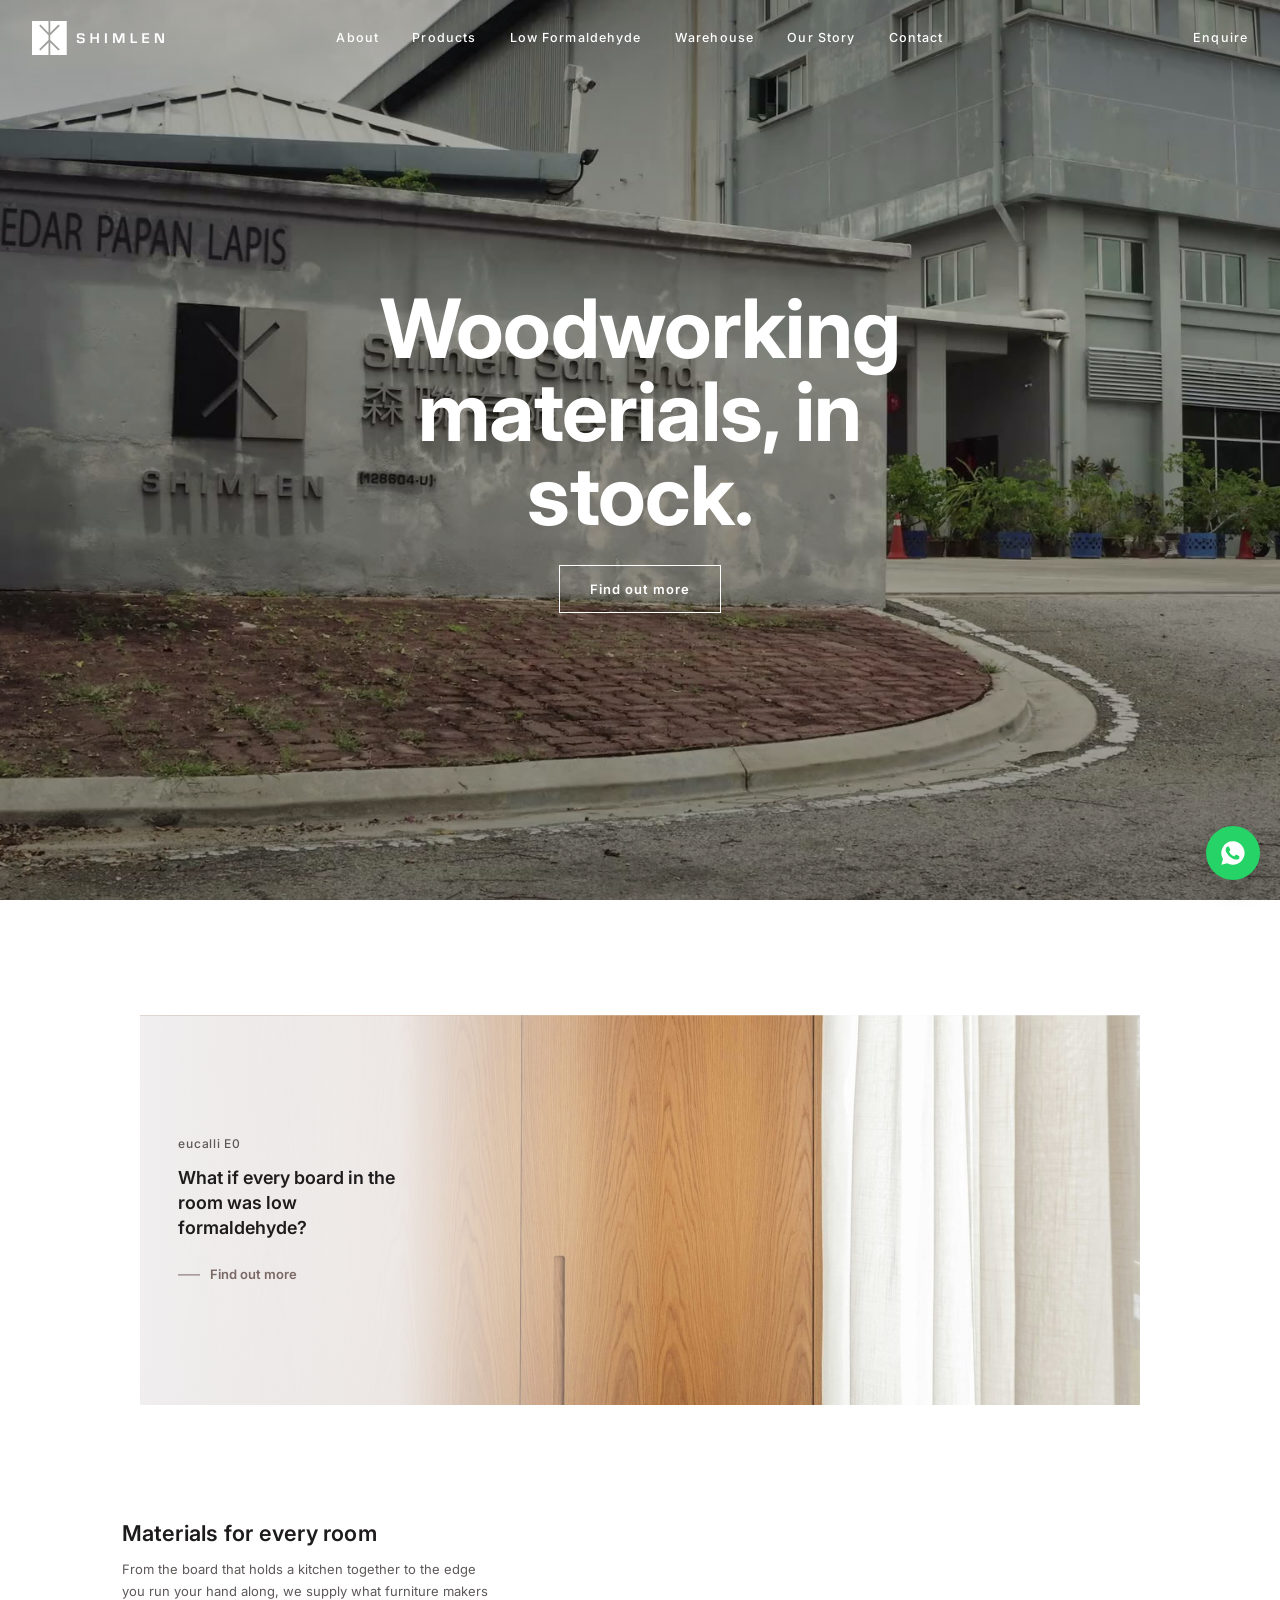
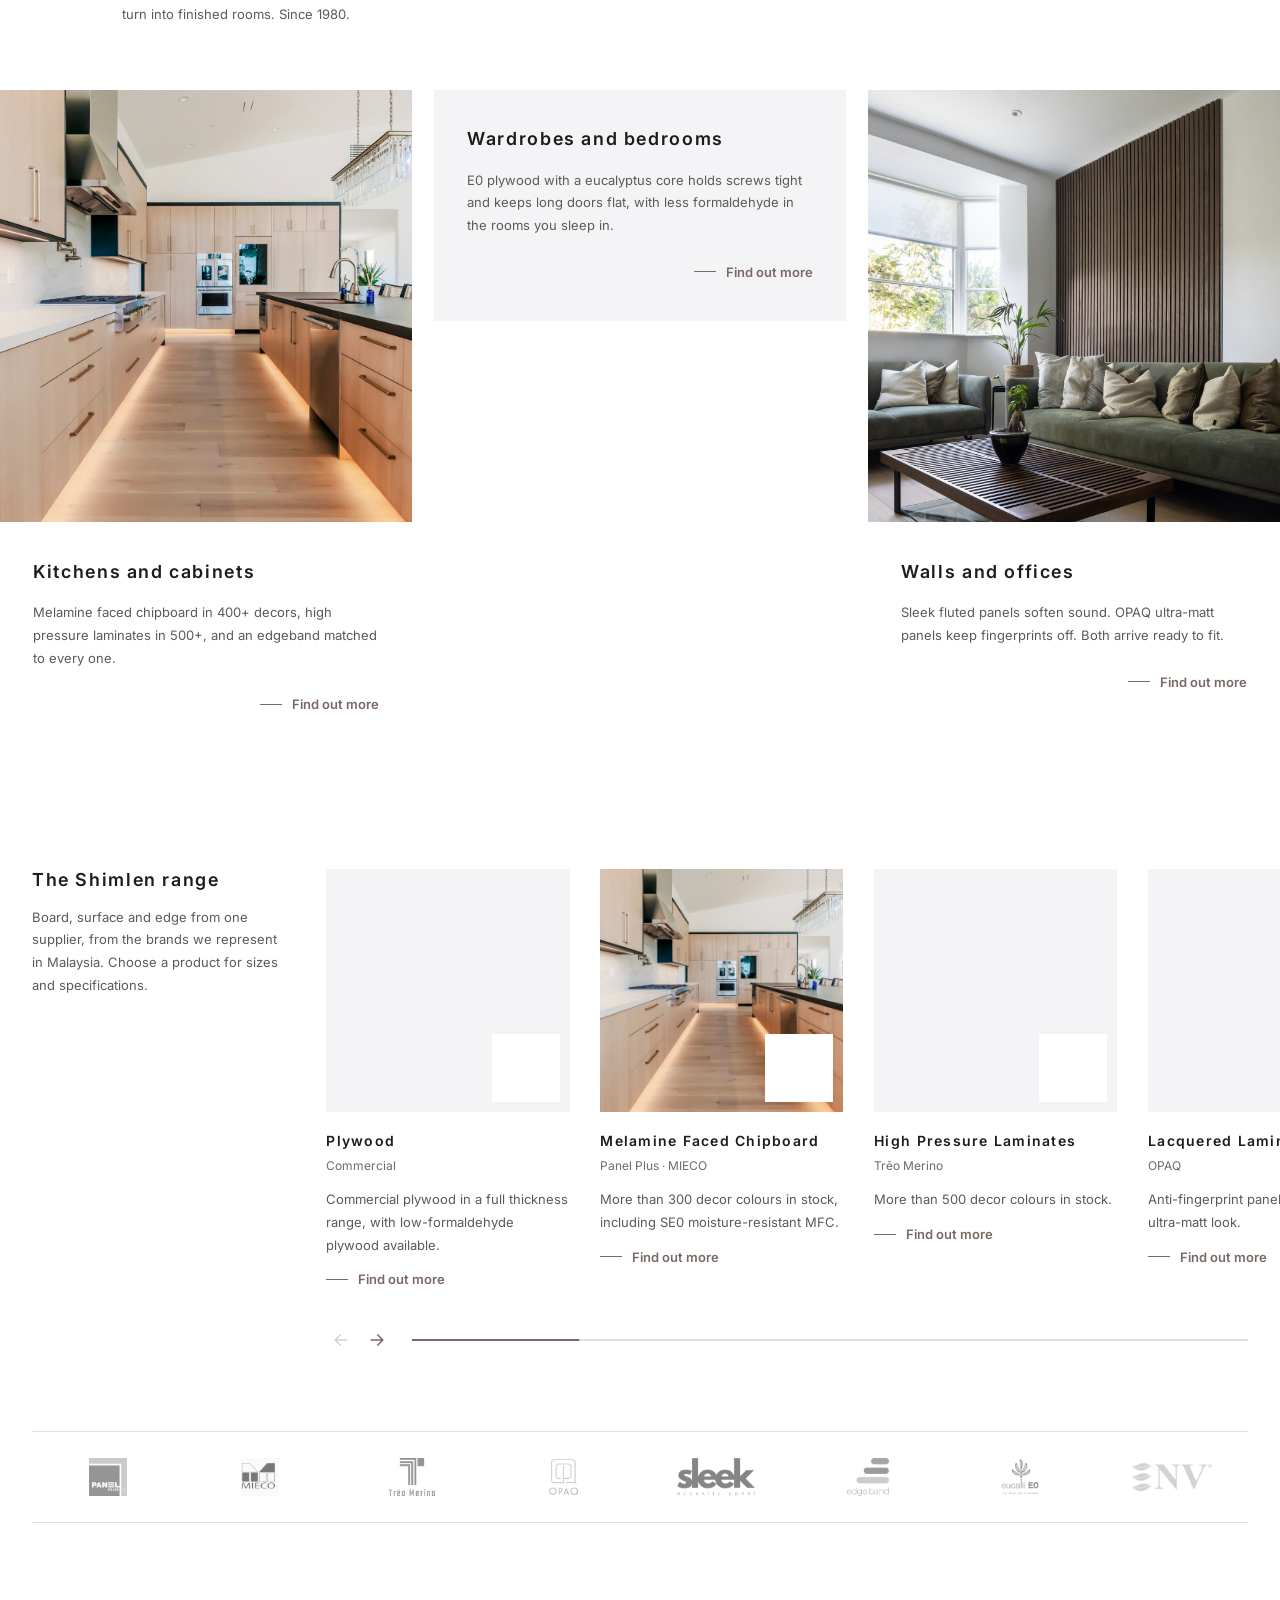
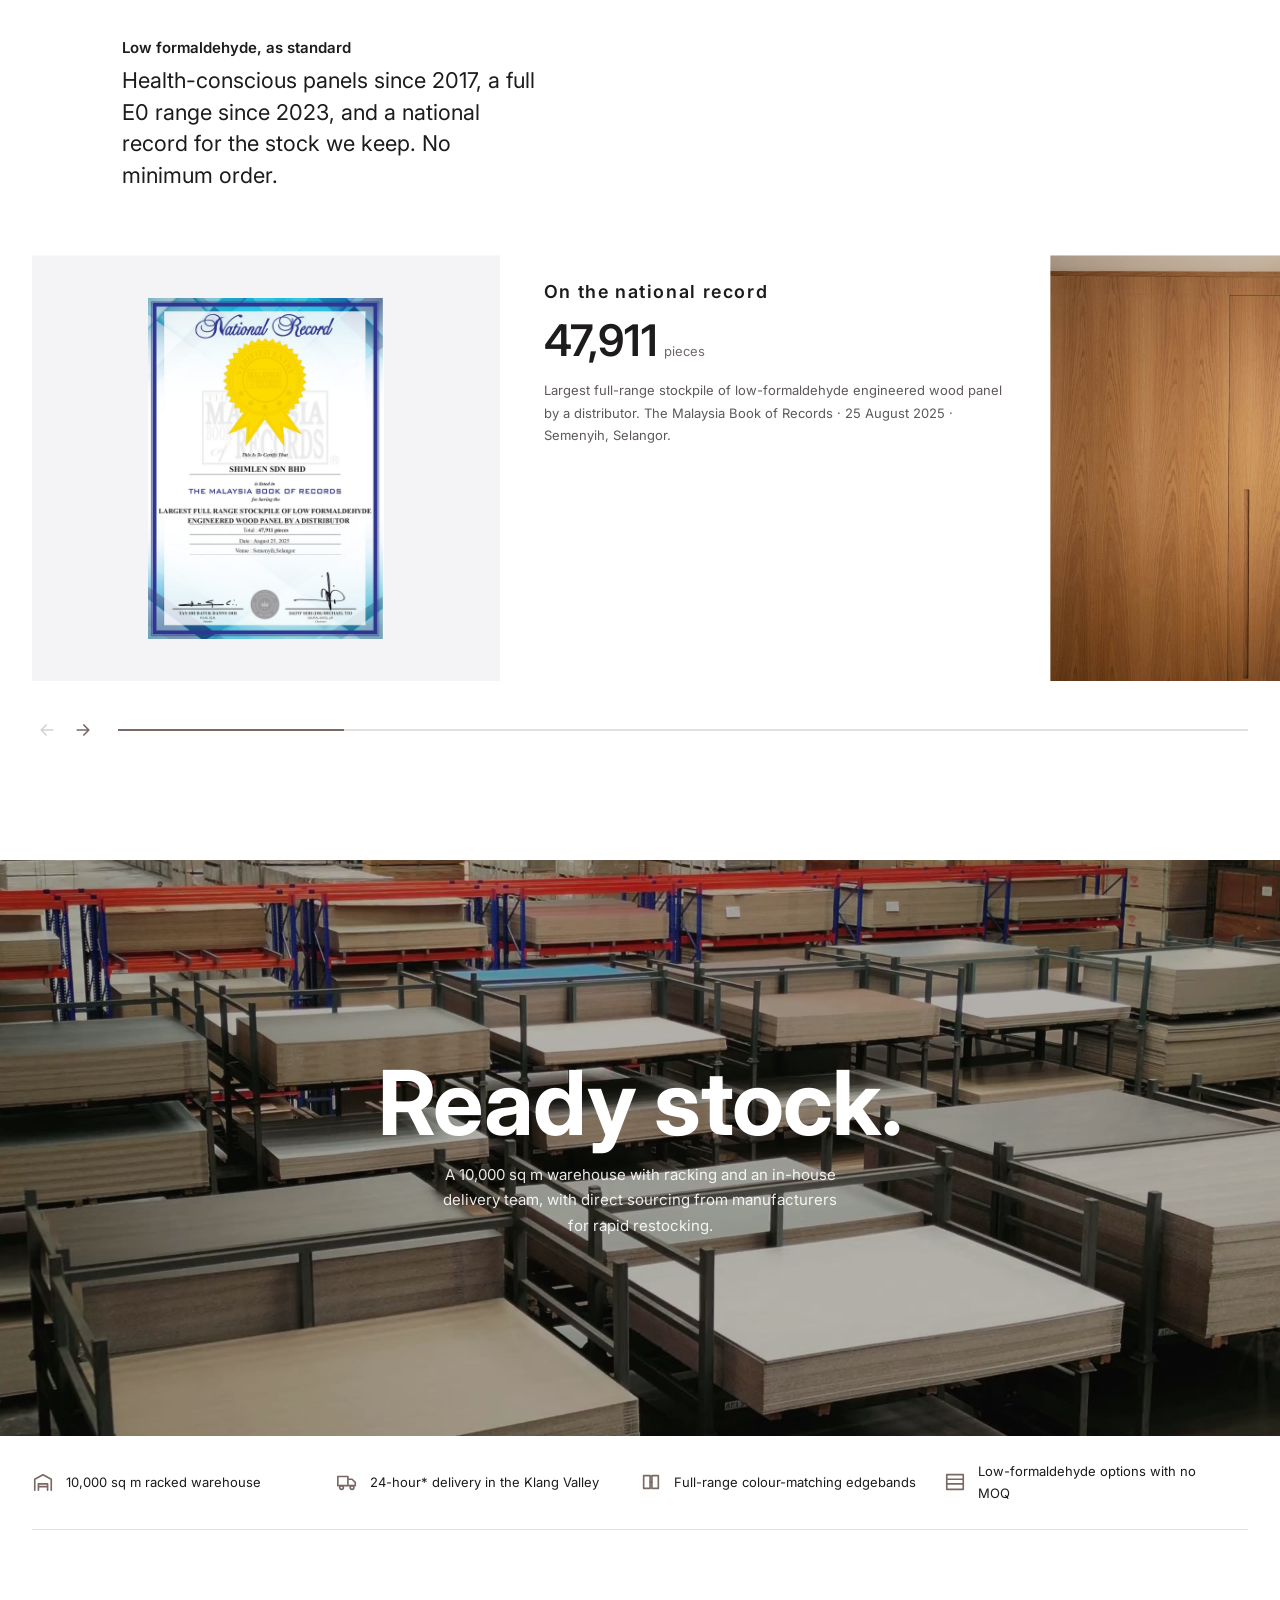
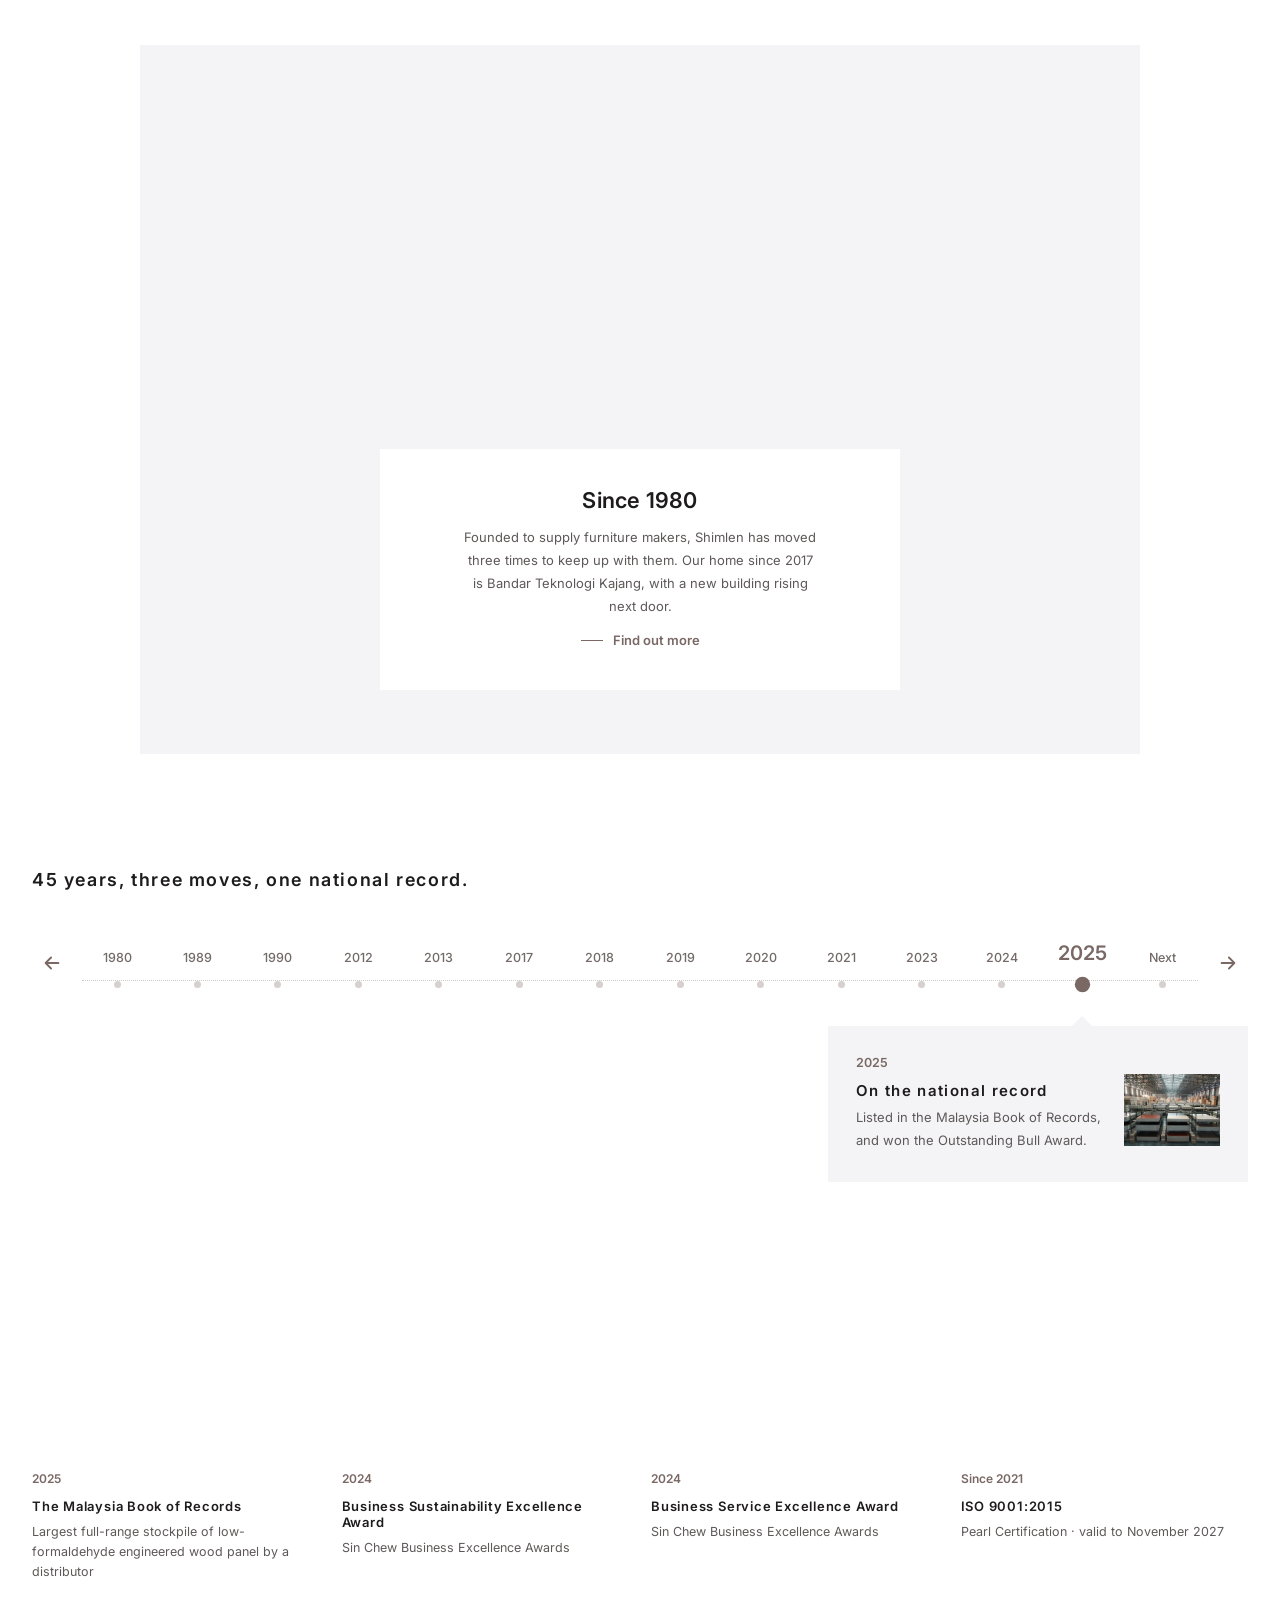
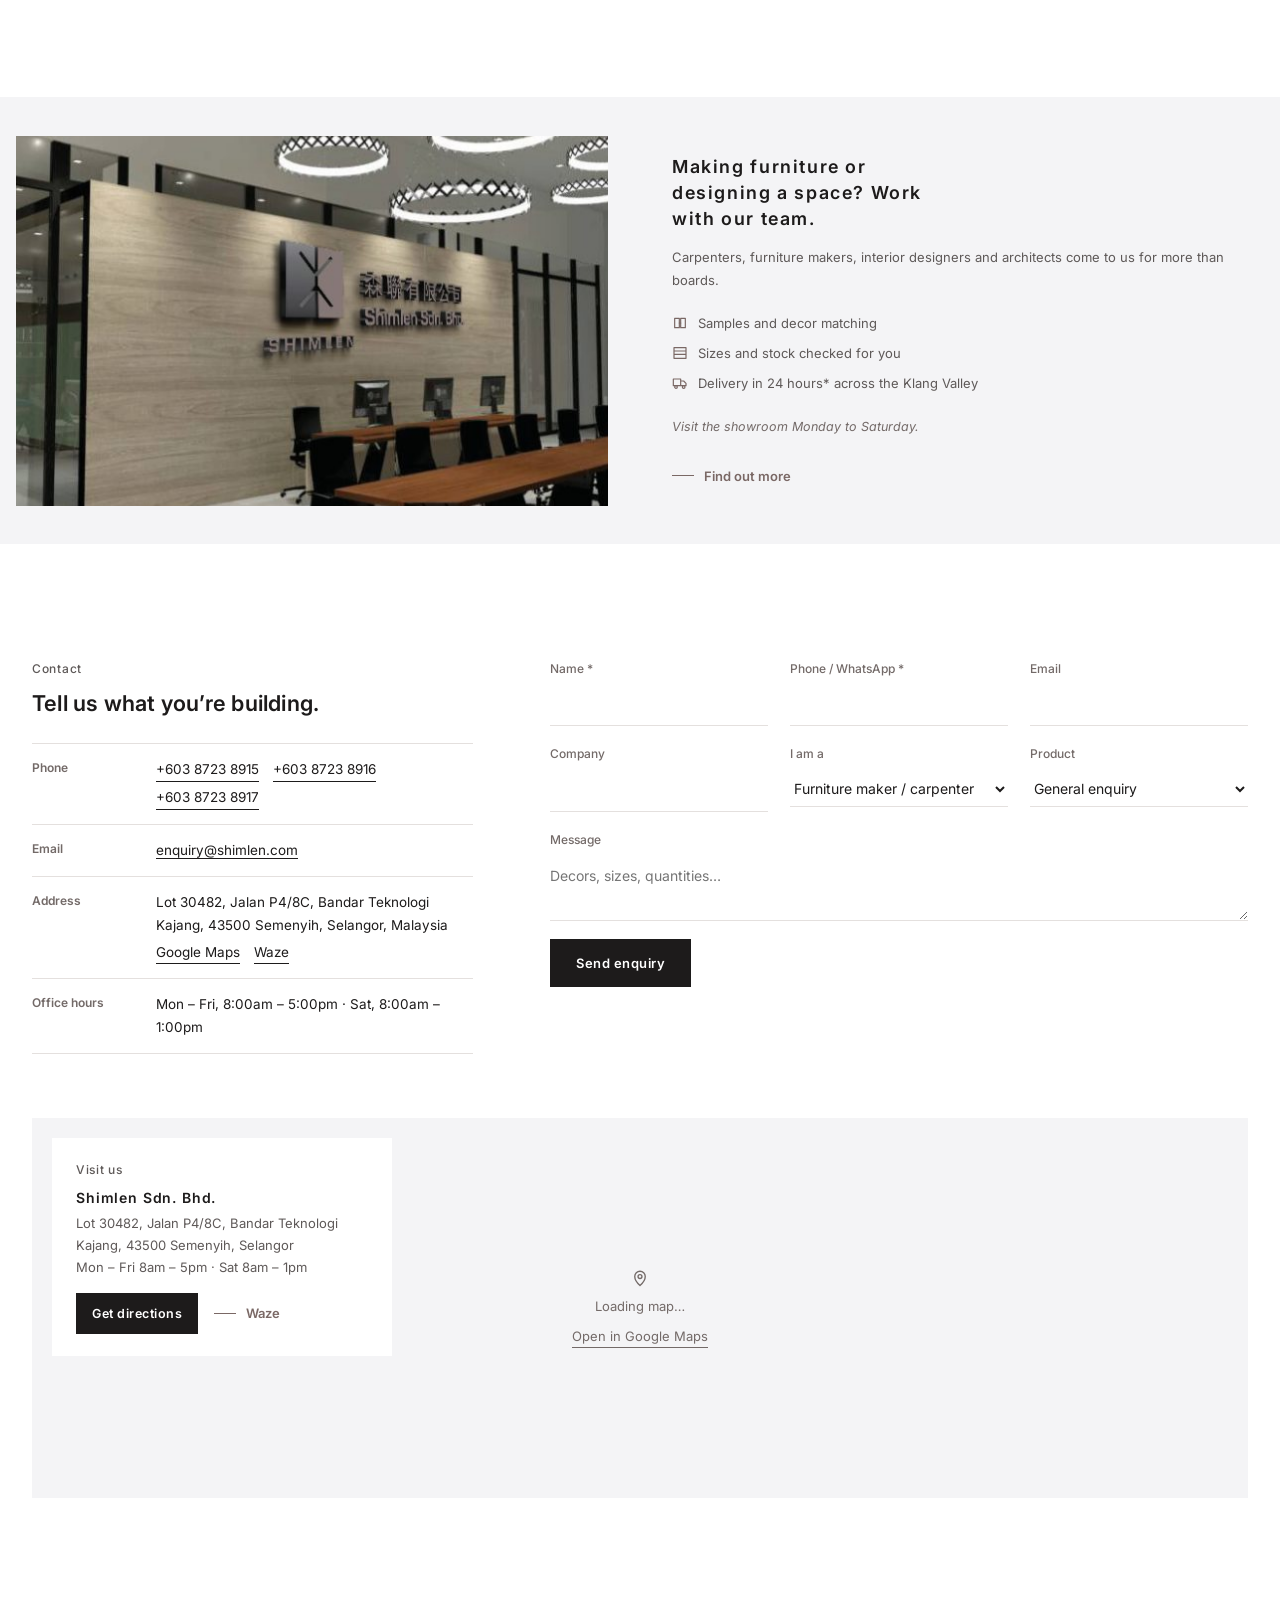
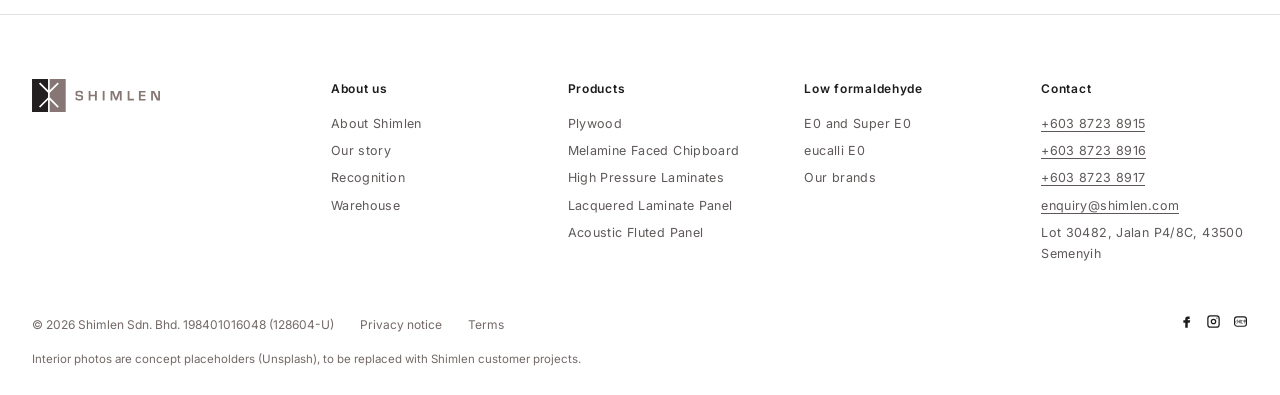
<file: option-4/index.html>
<!DOCTYPE html>
<html lang="en">
<head>
<meta charset="utf-8">
<meta name="viewport" content="width=device-width, initial-scale=1, viewport-fit=cover">
<title>Shimlen · Showreel · Option 4</title>
<meta name="description" content="High-quality materials for custom-made furniture: plywood, MFC, HPL, edgeband, acoustic and lacquered panels. 10,000 sq m warehouse in Semenyih, Selangor.">
<link rel="icon" href="../img/logo-mark.svg">
<link rel="preconnect" href="https://fonts.googleapis.com"><link rel="preconnect" href="https://fonts.gstatic.com" crossorigin>
<link href="https://fonts.googleapis.com/css2?family=Inter:wght@300;400;500;600;700&display=swap" rel="stylesheet">
<link rel="stylesheet" href="../shared/base.css">
<link rel="stylesheet" href="../shared/motion.css">
<style>
/* Option 4 · Quiet, laid out after finsa.com: a full film with one word, an inset banner, a staggered checkerboard
   of rooms and words, a range slider, one statement with picture-and-text slides, a full-width band with big type,
   a framed picture with a card over it, a dotted timeline, a soft "for professionals" band, a column footer.
   Each section is composed differently, so the page reads as placed, not stacked. */
:root{--bg:#fff;--fg:#1D1B1B;--fg2:#5E5958;--mut:#736A68;--line:#E4E0DE;--acc:#7A6865;--soft:#F4F4F6;--hh:76px;
  --wrap:min(1240px,calc(100vw - 64px));--pad:clamp(80px,9vw,140px);--drawer-bg:#fff;--drawer-line:#E4E0DE}
body{font-family:Inter,"Helvetica Neue",Arial,sans-serif;font-size:14px;line-height:1.7;color:var(--fg)}
h1,h2,h3,h4{font-weight:600;line-height:1.25}
.t{font-size:clamp(17px,1.4vw,21px);font-weight:600;letter-spacing:.09em}            /* Finsa's spaced titles */
.h{font-size:clamp(20px,1.7vw,24px);font-weight:600;letter-spacing:.01em}
.s{font-size:13px;color:var(--fg2);line-height:1.75}
.lab{font-size:12px;font-weight:500;letter-spacing:.06em;color:var(--fg2)}
section{padding:var(--pad) 0}
.tel{border-bottom:1px solid currentColor;white-space:nowrap}
/* the one link: a short line, then words */
.more{display:inline-flex;align-items:center;gap:10px;font-size:13px;font-weight:600;color:var(--acc)}
.more::before{content:"";width:22px;height:1px;background:currentColor;transition:width .45s var(--ease)}
.more:hover::before,a:hover>.more::before,button:hover .more::before{width:40px}
.more.light{color:#fff}
.btn-o{display:inline-flex;align-items:center;padding:12px 30px;border:1px solid currentColor;font-size:13px;font-weight:600;letter-spacing:.08em;transition:background .3s,color .3s}
.btn-o.light{color:#fff}.btn-o.light:hover{background:#fff;color:var(--fg)}
.btn-f{display:inline-flex;align-items:center;gap:12px;padding:13px 26px;background:var(--fg);color:#fff;font-size:13px;font-weight:600;letter-spacing:.04em;transition:background .3s}
.btn-f:hover{background:var(--acc)}

/* header: clear over the film, white once you scroll */
#hdr{position:fixed;top:0;left:0;right:0;height:var(--hh);z-index:60;background:transparent;color:#fff;transition:background .35s,color .35s,box-shadow .35s,transform .45s var(--ease)}
#hdr.scrolled,body.menu-open #hdr{background:#fff;color:var(--fg);box-shadow:0 1px 0 var(--line)}
#hdr.hide{transform:translateY(-100%)}
#hdr:not(.scrolled) .logo{filter:brightness(0) invert(1)}
body.menu-open #hdr .logo{filter:none}
.nav{height:100%;display:grid;grid-template-columns:1fr auto 1fr;align-items:center;gap:24px}
.nav .logo{width:132px;transition:filter .35s}
.nav-links{display:flex;gap:clamp(22px,2.6vw,42px);font-size:12.5px;font-weight:500;letter-spacing:.09em}
.nav-links a{position:relative;padding:6px 0}
.nav-links a::after{content:"";position:absolute;left:0;bottom:0;height:1px;width:0;background:currentColor;transition:width .4s var(--ease)}
.nav-links a:hover::after,.nav-links a.active::after{width:100%}
.nav-r{display:flex;justify-content:flex-end;align-items:center;gap:18px;font-size:12.5px;font-weight:500;letter-spacing:.09em}
.burger{display:none;font-size:12.5px;font-weight:500;letter-spacing:.09em;color:inherit}
.menu{position:fixed;inset:0;background:#fff;z-index:55;padding:calc(var(--hh) + 24px) 24px 40px;display:flex;flex-direction:column;transform:translateY(-100%);transition:transform .6s var(--ease)}
.menu a{font-size:24px;font-weight:500;padding:12px 0;border-bottom:1px solid var(--line)}
body.menu-open .menu{transform:none}

/* 1 · hero: the film and one line, as Finsa does with a product name */
.hero{position:relative;height:100svh;min-height:560px;padding:0;color:#fff;background:#2a2624;overflow:hidden}
.hero .reel{position:absolute;inset:0}
.hero .shade{position:absolute;inset:0;background:linear-gradient(180deg,rgba(18,15,15,.35),rgba(18,15,15,.12) 35%,rgba(18,15,15,.4))}
.h-c{position:absolute;inset:0;display:flex;flex-direction:column;align-items:center;justify-content:center;text-align:center;gap:28px;padding:0 24px}
.hero h1{font-size:clamp(40px,6.4vw,96px);font-weight:700;letter-spacing:-.01em;line-height:1.02;max-width:12ch}
.h-c>*{opacity:0;transform:translateY(22px);animation:hIn 1.1s var(--ease) forwards}
.h-c>*:nth-child(2){animation-delay:.15s}
@keyframes hIn{to{opacity:1;transform:none}}

/* 2 · inset banner */
.banner{position:relative;display:block;width:min(1000px,calc(100vw - 64px));margin:0 auto;aspect-ratio:1000/390;overflow:hidden;background:var(--soft)}
.banner img{position:absolute;inset:0;width:100%;height:100%;object-fit:cover;transition:transform 1.6s var(--ease)}
.banner:hover img{transform:scale(1.03)}
.banner::before{content:"";position:absolute;inset:0;z-index:1;background:linear-gradient(90deg,rgba(244,244,246,.96) 0,rgba(244,244,246,.9) 26%,rgba(244,244,246,0) 52%)}
.banner .tx{position:absolute;z-index:2;left:clamp(20px,3vw,40px);top:50%;transform:translateY(-50%);width:min(250px,40%)}
.banner .tx h3{font-size:clamp(15px,1.4vw,19px);margin:10px 0 18px;line-height:1.4}

/* 3 · short intro */
.intro{width:var(--wrap);margin:0 auto;padding-left:clamp(0px,7vw,110px)}
.intro .h{margin-bottom:10px}
.intro p{max-width:46ch}

/* 4 · checkerboard: rooms and words interlock, edge to edge */
.ck{display:grid;grid-template-columns:repeat(3,1fr);gap:22px;margin-top:clamp(40px,5vw,70px)}
.ck .col{display:flex;flex-direction:column;gap:0}
.ck .pic{aspect-ratio:1/1.05;overflow:hidden}
.ck .pic img{width:100%;height:100%;object-fit:cover;transition:transform 1.4s var(--ease)}
.ck .col:hover .pic img{transform:scale(1.04)}
.ck .tx{background:var(--soft);padding:clamp(26px,3vw,46px) clamp(22px,2.6vw,42px);display:flex;flex-direction:column;gap:18px}
.ck .tx p{margin-bottom:6px}
.ck .tx .more{align-self:flex-end}
.ck .col:nth-child(2){margin-top:0}
.ck .col:nth-child(2) .tx{background:var(--soft)}
.ck .col:nth-child(1) .tx,.ck .col:nth-child(3) .tx{background:#fff}

/* 5 · range: a title column, then square cards running off the edge */
.range{display:grid;grid-template-columns:clamp(200px,20vw,260px) 1fr;gap:clamp(24px,3vw,44px);padding-left:calc((100vw - var(--wrap))/2)}
.range .side .t{margin-bottom:14px}
.range>*{min-width:0}
.r-rail{gap:clamp(20px,2.4vw,34px);padding-right:calc((100vw - var(--wrap))/2)}
.prod{width:clamp(240px,19vw,290px);text-align:left;display:flex;flex-direction:column;gap:12px}
.prod .ph{position:relative;aspect-ratio:1;overflow:hidden;background:var(--soft)}
.prod .ph img{width:100%;height:100%;object-fit:cover;transition:transform 1.2s var(--ease)}
.prod:hover .ph img{transform:scale(1.05)}
.prod .ph .cut{position:absolute;right:10px;bottom:10px;width:28%;height:auto;aspect-ratio:1;object-fit:contain;background:#fff;padding:5px;transform:none!important}
.prod h3{font-size:14px;letter-spacing:.09em;margin-top:8px}
.prod .b{font-size:12px;color:var(--mut);margin-top:-6px}
.prod .s{display:-webkit-box;-webkit-line-clamp:3;-webkit-box-orient:vertical;overflow:hidden}
.ctl{display:flex;align-items:center;gap:20px;margin-top:34px}
.ctl .arr{display:flex;gap:6px}
.ctl button{width:30px;height:30px;display:grid;place-items:center;color:var(--acc)}
.ctl button:disabled{opacity:.3}
.ctl .ic{width:20px;height:20px}
.ctl .track{flex:1;height:2px;background:var(--line);position:relative}
.ctl .track i{position:absolute;left:0;top:0;height:2px;width:100%;background:var(--acc);transform-origin:left;transform:scaleX(.2);transition:transform .3s}
.logos{display:grid;grid-template-columns:repeat(8,1fr);margin-top:clamp(60px,6vw,96px);border-top:1px solid var(--line);border-bottom:1px solid var(--line)}
.logos div{height:90px;display:grid;place-items:center;padding:14px}
.logos img{max-height:38px;max-width:104px;object-fit:contain;filter:grayscale(1);opacity:.6;transition:filter .4s,opacity .4s}
.logos img.sm{max-height:28px}
.logos div:hover img{filter:none;opacity:1}

/* 6 · one statement, then picture-and-text slides */
.state{width:var(--wrap);margin:0 auto;padding-left:clamp(0px,7vw,110px)}
.state h4{font-size:15px;margin-bottom:8px}
.state p{font-size:clamp(18px,1.7vw,23px);font-weight:400;line-height:1.45;max-width:30ch;color:var(--fg)}
.s-rail{gap:clamp(24px,3vw,48px);padding:0 calc((100vw - var(--wrap))/2);scroll-padding:0 calc((100vw - var(--wrap))/2);margin-top:clamp(50px,5vw,80px)}
.slide{width:min(980px,82vw);display:grid;grid-template-columns:1fr 1fr;gap:clamp(24px,3.4vw,56px);align-items:start}
.slide .pic{position:relative;aspect-ratio:1.1;overflow:hidden;background:var(--soft)}
.slide .pic>img{width:100%;height:100%;object-fit:cover}
.slide .pic.doc>img{object-fit:contain;padding:9%}
.slide .pic .lay{position:absolute;right:12px;bottom:12px;width:38%;background:#fff;padding:6px;cursor:zoom-in}
.slide .tx{padding-top:clamp(6px,2vw,30px);display:flex;flex-direction:column;gap:16px}
.slide .num{font-size:clamp(36px,3.4vw,50px);font-weight:600;line-height:1}
.slide .num small{font-size:13px;color:var(--mut);font-weight:400;margin-left:6px}
.mini{display:grid;grid-template-columns:1fr 1fr;gap:14px 22px}
.mini b{display:block;font-size:12.5px}
.mini span{font-size:12.5px;color:var(--fg2);line-height:1.6}
.steps{list-style:none;border-top:1px solid var(--line)}
.steps li{display:grid;grid-template-columns:56px 1fr;gap:14px;padding:12px 0;border-bottom:1px solid var(--line);font-size:13px;color:var(--fg2)}
.steps b{color:var(--acc);font-weight:600}

/* 7 · band: the warehouse film with big words */
.band{position:relative;padding:0;color:#fff;overflow:hidden}
.band .film{height:min(64svh,620px)}
.band .shade{position:absolute;inset:0;background:rgba(18,15,15,.32)}
.band .c{position:absolute;inset:0;display:flex;flex-direction:column;align-items:center;justify-content:center;text-align:center;gap:14px;padding:0 24px}
.band h2{font-size:clamp(46px,7vw,110px);font-weight:700;line-height:1;letter-spacing:-.01em}
.band p{font-size:15px;color:rgba(255,255,255,.9);max-width:46ch}
.points{display:grid;grid-template-columns:repeat(4,1fr);width:var(--wrap);margin:0 auto}
.points div{display:flex;gap:12px;align-items:center;padding:24px 18px 24px 0;font-size:13px;border-bottom:1px solid var(--line)}
.points .ic{width:22px;height:22px;color:var(--acc);flex:none}

/* 8 · framed picture with a card over it */
.frame{position:relative;width:min(1000px,calc(100vw - 64px));margin:0 auto;background:var(--soft);padding-top:clamp(40px,5vw,70px)}
.frame .pic{width:86%;margin:0 auto;aspect-ratio:16/8;overflow:hidden}
.frame .pic img{width:100%;height:100%;object-fit:cover}
.frame .card{position:relative;width:min(520px,84%);margin:-90px auto 0;background:rgba(255,255,255,.94);backdrop-filter:blur(6px);text-align:center;padding:clamp(26px,3vw,40px);display:grid;justify-items:center;gap:12px;top:0}
.frame .card p{max-width:44ch}
.frame::after{content:"";display:block;height:clamp(40px,5vw,70px)}

/* 9 · timeline: dots on a line, the chosen year opens a card beneath */
.tl{position:relative;width:var(--wrap);margin:0 auto}
.tl-head{display:flex;justify-content:space-between;align-items:flex-end;gap:20px;margin-bottom:34px}
.tl-row{display:grid;grid-template-columns:40px 1fr 40px;align-items:center;gap:10px}
.tl-row>button{color:var(--acc);display:grid;place-items:center;height:40px}
.tl-row>button .ic{width:22px;height:22px}
.tl-line{position:relative;display:flex;justify-content:space-between;overflow-x:auto;scrollbar-width:none;padding:14px 6px 12px}
.tl-line::-webkit-scrollbar{display:none}
.tl-line::before{content:"";position:absolute;left:0;right:0;top:55px;border-top:1px dotted #cfc9c7}
.tl-line button{position:relative;flex:none;min-width:58px;display:grid;justify-items:center;gap:10px;padding:0 4px;color:var(--mut);font-size:12.5px;font-weight:500}
.tl-line button span{height:26px;line-height:1.2;display:flex;align-items:flex-end}
.tl-line button i{width:7px;height:7px;border-radius:50%;background:#d6d0ce;margin-top:6px;transition:transform .35s var(--ease),background .35s}
.tl-line button.on{color:var(--acc)}
.tl-line button.on span{font-size:20px;font-weight:600}
.tl-line button.on i{background:var(--acc);transform:scale(2.2)}
.tl-card{position:relative;margin-top:26px;width:min(420px,100%);background:var(--soft);padding:26px 28px 30px;transition:left .5s var(--ease)}
.tl-card::before{content:"";position:absolute;top:-10px;left:var(--tip,40px);border:10px solid transparent;border-top:0;border-bottom-color:var(--soft);transform:translateX(-50%)}
.tl-card .y{color:var(--acc);font-size:12.5px;font-weight:600}
.tl-card h3{font-size:15px;letter-spacing:.09em;margin:8px 0 6px}
.tl-card .row{display:grid;grid-template-columns:1fr 96px;gap:18px;align-items:start}
.tl-card .row img{width:96px;height:72px;object-fit:cover;background:#fff}
.tl-card .row img.c{object-fit:contain;padding:6px}

/* recognition: four quiet frames */
.certs{display:grid;grid-template-columns:repeat(4,1fr);gap:22px;width:var(--wrap);margin:clamp(70px,7vw,110px) auto 0}
.cert{text-align:left;display:flex;flex-direction:column;gap:8px}
.cert .fr{position:relative;height:190px;background:var(--soft);overflow:hidden}
.cert .fr img{position:absolute;inset:16px;width:calc(100% - 32px);height:calc(100% - 32px);object-fit:contain}
.cert .yr{font-size:12px;color:var(--acc);font-weight:600}
.cert h3{font-size:13px;letter-spacing:.06em}
.cert p{font-size:12.5px;color:var(--fg2);line-height:1.6}

/* 10 · for professionals */
.pro{background:var(--soft);padding:clamp(30px,3vw,46px) 0}
.pro .in{display:grid;grid-template-columns:1fr 1fr;gap:clamp(30px,5vw,80px);align-items:center;width:min(1400px,calc(100vw - 32px));margin:0 auto}
.pro .pic{aspect-ratio:16/10;overflow:hidden}
.pro .pic img{width:100%;height:100%;object-fit:cover}
.pro .t{line-height:1.45;max-width:24ch}
.pro ul{list-style:none;margin:20px 0 22px;display:grid;gap:8px}
.pro li{display:flex;gap:10px;align-items:center;font-size:13px;color:var(--fg2)}
.pro li .ic{width:16px;height:16px;color:var(--acc)}
.pro em{display:block;font-size:12.5px;color:var(--mut);margin-bottom:22px}

/* contact */
.ct{display:grid;grid-template-columns:1fr 1.3fr;gap:clamp(40px,6vw,100px);width:var(--wrap);margin:0 auto}
.info{list-style:none;margin-top:26px;border-top:1px solid var(--line)}
.info li{display:grid;grid-template-columns:110px 1fr;gap:14px;padding:14px 0;border-bottom:1px solid var(--line);font-size:13.5px}
.info b{font-weight:600;color:var(--mut);font-size:12px}
.info .tels{display:flex;flex-wrap:wrap;gap:4px 14px}
.links{display:flex;gap:14px;margin-top:4px}
.links a{border-bottom:1px solid}
form{display:grid;grid-template-columns:1fr 1fr 1fr;gap:18px 22px;align-content:start}
.field label{font-size:12px;color:var(--mut);font-weight:500}
.field input,.field select,.field textarea{border:0;border-bottom:1px solid var(--line);background:none;padding:8px 0;outline:none;font-size:14px;border-radius:0}
.field input:focus,.field textarea:focus,.field select:focus{border-color:var(--fg)}
.field textarea{min-height:64px;resize:vertical}
.full{grid-column:1/-1}
.sent{grid-column:1/-1;background:var(--soft);padding:12px;font-size:13px}
.map{position:relative;height:380px;background:var(--soft);width:var(--wrap);margin:clamp(50px,5vw,80px) auto 0;overflow:hidden}
.map-ph{position:absolute;inset:0;display:grid;place-items:center;align-content:center;gap:8px;color:var(--mut);font-size:13px}
.map-ph a{border-bottom:1px solid}
.map-card{position:absolute;left:20px;top:20px;z-index:2;background:#fff;padding:22px 24px;width:min(340px,calc(100% - 40px))}
.map-card h3{font-size:14px;letter-spacing:.06em;margin:8px 0 6px}
.map-card p{font-size:13px;color:var(--fg2)}
.map-card .acts{display:flex;gap:16px;align-items:center;margin-top:14px;flex-wrap:wrap}

/* footer: Finsa's columns */
footer{border-top:1px solid var(--line);padding:clamp(50px,5vw,70px) 0 26px}
.f-grid{display:grid;grid-template-columns:1.3fr repeat(4,1fr);gap:30px;width:var(--wrap);margin:0 auto}
footer .logo{width:128px}
footer h5{font-size:12px;font-weight:600;letter-spacing:.06em;margin-bottom:14px}
footer ul{list-style:none;display:grid;gap:6px;font-size:12.5px;color:var(--fg2);letter-spacing:.03em}
footer a:hover{color:var(--fg)}
.f-bot{display:flex;justify-content:space-between;align-items:center;gap:14px;flex-wrap:wrap;font-size:12px;color:var(--mut);width:var(--wrap);margin:50px auto 0}
.f-bot .l{display:flex;gap:26px;flex-wrap:wrap}
.social{display:flex;gap:12px}
.social .ic{width:15px;height:15px;color:var(--fg)}
.note{font-size:11.5px;color:var(--mut);width:var(--wrap);margin:14px auto 0}

@media (max-width:1080px){
  .nav{grid-template-columns:1fr auto}.nav-links,.nav-r .enq{display:none}.burger{display:block}
  .range{grid-template-columns:1fr;padding-left:0}.range .side{width:var(--wrap);margin:0 auto}
  .r-rail{padding:0 calc((100vw - var(--wrap))/2);scroll-padding:0 calc((100vw - var(--wrap))/2)}
  .logos{grid-template-columns:repeat(4,1fr)}
  .certs{grid-template-columns:1fr 1fr}
  .points{grid-template-columns:1fr 1fr}
  .ct{grid-template-columns:1fr}
  .f-grid{grid-template-columns:1fr 1fr 1fr}
}
@media (max-width:860px){
  :root{--wrap:calc(100vw - 40px)}
  .banner{aspect-ratio:auto;height:auto;display:flex;flex-direction:column-reverse;width:var(--wrap)}
  .banner img{position:relative;aspect-ratio:16/10;height:auto}
  .banner::before{display:none}
  .banner .tx{position:relative;transform:none;left:0;top:0;width:auto;padding:24px}
  .ck{grid-template-columns:1fr;gap:0;width:var(--wrap);margin-left:auto;margin-right:auto}
  .ck .col{margin-bottom:24px}
  .ck .col .tx{background:var(--soft)!important}
  .ck .col:nth-child(2){flex-direction:column-reverse}
  .slide{grid-template-columns:1fr;width:80vw}
  .frame .pic{width:100%;aspect-ratio:4/3}
  .frame{width:var(--wrap);padding-top:0;background:none}
  .frame .card{margin-top:-50px;width:92%}
  .pro .in{grid-template-columns:1fr;width:var(--wrap)}
  form{grid-template-columns:1fr 1fr}
  .tl-card{width:100%}
}
@media (max-width:560px){
  :root{--wrap:calc(100vw - 32px);--hh:64px}
  .nav .logo{width:116px}
  .logos{grid-template-columns:repeat(2,1fr)}
  .points{grid-template-columns:1fr}
  .mini{grid-template-columns:1fr}
  .certs{gap:14px}.cert .fr{height:140px}
  form{grid-template-columns:1fr}
  .info li{grid-template-columns:90px 1fr}
  .map{height:auto;display:flex;flex-direction:column}
  .map .frame-box{position:relative!important;height:280px}
  .map-card{position:relative;left:0;top:0;width:100%}
  .f-grid{grid-template-columns:1fr 1fr}
  .tl-row{grid-template-columns:28px 1fr 28px}
}
</style>
</head>
<body>
<header id="hdr"><div class="wrap nav">
  <a href="#top" aria-label="Shimlen home" id="hLogo"></a>
  <nav class="nav-links" id="navLinks"></nav>
  <div class="nav-r"><a class="enq" href="#contact">Enquire</a><button class="burger" id="burger" aria-expanded="false">Menu</button></div>
</div></header>
<nav class="menu" id="menu" aria-label="Menu"></nav>
<main id="app"></main>
<footer id="foot"></footer>

<script>window.ROOT='../'</script>
<script src="../shared/data.js"></script>
<script src="../shared/brand.js"></script>
<script src="../shared/icons.js"></script>
<script src="../shared/vendor/gsap.min.js"></script>
<script src="../shared/vendor/ScrollTrigger.min.js"></script>
<script src="../shared/vendor/lenis.min.js"></script>
<script src="../shared/core.js"></script>
<script src="../shared/motion.js"></script>
<script>
const {ic,R}=Core,S=SH,P=S.products.list,Y=S.story.years,
  USE=['use-plywood.jpg','use-mfc.jpg','use-hpl.jpg','use-opaq.jpg','use-sleek.jpg','use-edgeband.jpg','use-envplas.jpg','use-flexi.jpg','use-mfp.jpg'];
const nav=S.nav.map(([t,id])=>`<a href="#${id}">${t}</a>`).join('');
document.getElementById('navLinks').innerHTML=nav;
document.getElementById('menu').innerHTML=nav+`<a href="#contact">Enquire</a>`;
document.getElementById('hLogo').innerHTML=SHIMLEN_LOGO;
const more=(t='Find out more')=>`<span class="more">${t}</span>`;

document.getElementById('app').innerHTML=`
<section class="hero" id="top"><div class="reel" id="heroReel"></div><div class="shade"></div>
  <div class="h-c"><h1>Woodworking materials, in stock.</h1><a href="#spaces" class="btn-o light">Find out more</a></div></section>

<section id="about" style="padding-bottom:0">
  <a class="banner" href="#low-formaldehyde"><img src="${R}img/use-mfp.jpg" alt="Wardrobe wall in E0 melamine faced plywood">
    <div class="tx"><div class="lab">eucalli E0</div><h3>What if every board in the room was low formaldehyde?</h3>${more()}</div></a>

  <div class="intro" id="spaces" style="margin-top:clamp(80px,9vw,140px)"><h2 class="h">Materials for every room</h2>
    <p class="s">From the board that holds a kitchen together to the edge you run your hand along, we supply what furniture makers turn into finished rooms. Since 1980.</p></div>

  <div class="ck">
    <a class="col" href="#products"><div class="pic m"><img src="${R}img/use-mfc.jpg" alt="Kitchen in light wood-decor cabinets"></div>
      <div class="tx"><h3 class="t">Kitchens and cabinets</h3><p class="s">Melamine faced chipboard in 400+ decors, high pressure laminates in 500+, and an edgeband matched to every one.</p>${more()}</div></a>
    <a class="col" href="#products"><div class="tx"><h3 class="t">Wardrobes and bedrooms</h3><p class="s">E0 plywood with a eucalyptus core holds screws tight and keeps long doors flat, with less formaldehyde in the rooms you sleep in.</p>${more()}</div>
      <div class="pic m"><img src="${R}img/use-bedroom.jpg" alt="Bedroom with wood wardrobe and headboard"></div></a>
    <a class="col" href="#products"><div class="pic m"><img src="${R}img/use-sleek.jpg" alt="Living room with a fluted feature wall"></div>
      <div class="tx"><h3 class="t">Walls and offices</h3><p class="s">Sleek fluted panels soften sound. OPAQ ultra-matt panels keep fingerprints off. Both arrive ready to fit.</p>${more()}</div></a>
  </div>
</section>

<section id="products">
  <div class="range">
    <div class="side"><h2 class="t">The Shimlen range</h2><p class="s">Board, surface and edge from one supplier, from the brands we represent in Malaysia. Choose a product for sizes and specifications.</p></div>
    <div><div class="rail r-rail" id="prail">${P.map((p,i)=>`<button class="prod" data-p="${i}"><div class="ph"><img src="${R}img/${USE[i]}" alt="${p.n} in use" loading="lazy"><img class="cut" src="${R}${p.img.replace('.jpg','-card.jpg')}" alt="" loading="lazy"></div>
      <h3>${p.n}</h3><div class="b">${p.b}</div><p class="s">${p.d}</p>${more()}</button>`).join('')}</div>
      <div class="ctl" style="padding-right:calc((100vw - var(--wrap))/2)"><div class="arr"><button id="pPrev" aria-label="Previous">${ic('back')}</button><button id="pNext" aria-label="Next">${ic('arrow')}</button></div><div class="track"><i id="pBar"></i></div></div></div>
  </div>
  <div class="wrap"><div class="logos" id="brands">${S.brands.map(([img,n,c])=>`<div title="${n}"><img class="${c||''}" src="${R}img/${img}" alt="${n}"></div>`).join('')}</div></div>
</section>

<section id="low-formaldehyde" style="padding-top:0">
  <div class="state"><h4>Low formaldehyde, as standard</h4>
    <p>Health-conscious panels since 2017, a full E0 range since 2023, and a national record for the stock we keep. No minimum order.</p></div>
  <div class="rail s-rail" id="srail">
    <div class="slide"><button class="pic doc" data-lb="rec" data-src="${R}${S.lf.record.img}" data-cap="The Malaysia Book of Records, 2025"><img src="${R}${S.lf.record.img}" alt="Malaysia Book of Records certificate" loading="lazy"></button>
      <div class="tx"><h3 class="t">On the national record</h3><div class="num"><span data-count="${S.lf.record.n}">0</span><small>${S.lf.record.unit}</small></div>
        <p class="s">${S.lf.record.h}. ${S.lf.record.p}.</p></div></div>
    <div class="slide" id="eucalli"><div class="pic"><img src="${R}img/use-mfp.jpg" alt="Wardrobe in eucalli E0 melamine faced plywood" loading="lazy"><span class="lay" data-lb="layers" data-src="${R}img/eucalli-layers.png" data-cap="eucalli E0 · the layers"><img src="${R}img/eucalli-layers.png" alt="eucalli E0 board layers" loading="lazy"></span></div>
      <div class="tx"><h3 class="t">eucalli E0</h3><p class="s">${S.eucalli.lead}</p>
        <div class="mini">${S.eucalli.feats.map(([b,p])=>`<div><b>${b}</b><span>${p}</span></div>`).join('')}</div>
        <button data-p="8" style="text-align:left">${more('See the specifications')}</button></div></div>
    <div class="slide"><div class="pic"><img src="${R}img/use-island.jpg" alt="Kitchen island in dark and wood finishes" loading="lazy"></div>
      <div class="tx"><h3 class="t">Our path to E0</h3><ul class="steps">${S.lf.steps.map(([y,p])=>`<li><b>${y}</b><span>${p}</span></li>`).join('')}</ul><p class="s">${S.lf.e0}</p></div></div>
  </div>
  <div class="wrap"><div class="ctl"><div class="arr"><button id="sPrev" aria-label="Previous">${ic('back')}</button><button id="sNext" aria-label="Next">${ic('arrow')}</button></div><div class="track"><i id="sBar"></i></div></div></div>
</section>

<section class="band" id="warehouse"><div class="film" id="whFilm"></div><div class="shade"></div>
  <div class="c"><h2>Ready stock.</h2><p>${S.warehouse.lead}</p></div></section>
<div class="points">${S.warehouse.points.map(([i,t])=>`<div>${ic('i-'+i)}${t}</div>`).join('')}</div>

<section style="padding-bottom:0">
  <div class="frame"><div class="pic m"><img src="${R}img/site-building.jpg" alt="The Shimlen building in Semenyih" loading="lazy"></div>
    <div class="card"><h2 class="h">Since 1980</h2><p class="s">Founded to supply furniture makers, Shimlen has moved three times to keep up with them. Our home since 2017 is Bandar Teknologi Kajang, with a new building rising next door.</p><a class="more" href="#story">Find out more</a></div></div>
</section>

<section id="story">
  <div class="tl"><div class="tl-head"><h2 class="t">${S.story.h2}</h2></div>
    <div class="tl-row"><button id="yP" aria-label="Previous year">${ic('back')}</button>
      <div class="tl-line" id="ysLine">${Y.map(([y],i)=>`<button data-i="${i}"><span>${y}</span><i></i></button>`).join('')}</div>
      <button id="yN" aria-label="Next year">${ic('arrow')}</button></div>
    <div class="tl-card" id="ysCard"></div></div>
  <div class="certs" id="recognition">${S.certs.list.map(c=>`<button class="cert" data-lb="certs" data-src="${R}${c.src}" data-cap="${c.h} · ${c.yr}"><div class="fr"><img src="${R}${c.src}" alt="${c.h}" loading="lazy"></div><span class="yr">${c.yr}</span><h3>${c.h}</h3><p>${c.p}</p></button>`).join('')}</div>
</section>

<div class="pro"><div class="in"><div class="pic m"><img src="${R}img/render-office.jpg" alt="An office interior in Shimlen materials" loading="lazy"></div>
  <div><h2 class="t">Making furniture or designing a space? Work with our team.</h2>
    <p class="s" style="margin-top:14px">Carpenters, furniture makers, interior designers and architects come to us for more than boards.</p>
    <ul><li>${ic('i-match')}Samples and decor matching</li><li>${ic('i-stock')}Sizes and stock checked for you</li><li>${ic('i-truck')}Delivery in 24 hours* across the Klang Valley</li></ul>
    <em>Visit the showroom Monday to Saturday.</em><a class="more" href="#contact">Find out more</a></div></div></div>

<section id="contact">
  <div class="ct"><div><div class="lab">${S.contact.eyebrow}</div><h2 class="h" style="margin-top:10px">${S.contact.h2}</h2>
    <ul class="info"><li><b>Phone</b><div class="tels">${Core.tels()}</div></li><li><b>Email</b><div>${Core.mail()}</div></li>
      <li><b>Address</b><div>${S.contact.address.join(' ')}<div class="links"><a href="${S.contact.gmaps}" target="_blank" rel="noopener">Google Maps</a><a href="${S.contact.waze}" target="_blank" rel="noopener">Waze</a></div></div></li>
      <li><b>Office hours</b><div>${S.contact.hours.join(' · ')}</div></li></ul></div>
    <form id="form" novalidate>
      <div class="field"><label>Name *</label><input name="name" required><div class="msg">Please enter your name</div></div>
      <div class="field"><label>Phone / WhatsApp *</label><input name="phone" type="tel" required><div class="msg">Please enter a contact number</div></div>
      <div class="field"><label>Email</label><input name="email" type="email"><div class="msg">Please check the email address</div></div>
      <div class="field"><label>Company</label><input name="company"></div>
      <div class="field"><label>I am a</label><select name="role">${S.contact.roles.map(r=>`<option>${r}</option>`).join('')}</select></div>
      <div class="field"><label>Product</label><select name="product" id="prodSelect"></select></div>
      <div class="field full"><label>Message</label><textarea name="msg" placeholder="Decors, sizes, quantities…"></textarea></div>
      <div class="full"><button class="btn-f" type="submit">Send enquiry</button></div>
      <div class="sent" id="sent">${S.contact.sent}</div>
    </form></div>
  <div class="map" id="map"><div class="frame-box" style="position:absolute;inset:0"><div class="map-ph">${ic('i-pin')}<span>Loading map…</span><a href="${S.contact.gmaps}" target="_blank" rel="noopener">Open in Google Maps</a></div>
    <iframe class="map-frame" id="mapFrame" title="Shimlen Sdn. Bhd. on Google Maps" referrerpolicy="no-referrer-when-downgrade" data-src="${S.contact.embed}"></iframe></div>
    <div class="map-card"><div class="lab">Visit us</div><h3>Shimlen Sdn. Bhd.</h3><p>${S.contact.address[0]} 43500 Semenyih, Selangor<br>Mon – Fri 8am – 5pm · Sat 8am – 1pm</p>
      <div class="acts"><a class="btn-f" href="${S.contact.directions}" target="_blank" rel="noopener" style="padding:10px 16px;font-size:12.5px">Get directions</a><a class="more" href="${S.contact.wazeGo}" target="_blank" rel="noopener">Waze</a></div></div></div>
</section>`;

document.getElementById('foot').innerHTML=`<div class="f-grid">
  <div>${SHIMLEN_LOGO}</div>
  <div><h5>About us</h5><ul><li><a href="#about">About Shimlen</a></li><li><a href="#story">Our story</a></li><li><a href="#recognition">Recognition</a></li><li><a href="#warehouse">Warehouse</a></li></ul></div>
  <div><h5>Products</h5><ul>${P.slice(0,5).map((p,i)=>`<li><a href="#products" data-open="${i}">${p.n}</a></li>`).join('')}</ul></div>
  <div><h5>Low formaldehyde</h5><ul><li><a href="#low-formaldehyde">E0 and Super E0</a></li><li><a href="#eucalli">eucalli E0</a></li><li><a href="#brands">Our brands</a></li></ul></div>
  <div><h5>Contact</h5><ul><li>${Core.tels('</li><li>')}</li><li>${Core.mail()}</li><li>Lot 30482, Jalan P4/8C, 43500 Semenyih</li></ul></div>
</div>
<div class="f-bot"><div class="l"><span>${S.footer.legal}</span><span>Privacy notice</span><span>Terms</span></div>
  <div class="social"><a href="#" aria-label="Facebook">${ic('fb','fill')}</a><a href="#" aria-label="Instagram">${ic('ig','fill')}</a><a href="#" aria-label="Xiaohongshu">${ic('xhs','fill')}</a></div></div>
<p class="note">Interior photos are concept placeholders (Unsplash), to be replaced with Shimlen customer projects.</p>`;

/* timeline: pick a year; the card sits under its dot */
(function(){const card=document.getElementById('ysCard'),ln=document.getElementById('ysLine'),bs=[...ln.querySelectorAll('button')];let cur=-1;
  const place=()=>{if(cur<0)return;const b=bs[cur],box=card.parentElement.getBoundingClientRect(),r=b.getBoundingClientRect();
    const cx=r.left+r.width/2-box.left,w=card.offsetWidth,left=Math.max(0,Math.min(box.width-w,cx-w/2));card.style.left=left+'px';card.style.setProperty('--tip',(cx-left)+'px')};
  const show=i=>{i=(i+Y.length)%Y.length;if(i===cur)return;cur=i;const [y,h,p,img,k]=Y[i];bs.forEach((b,j)=>b.classList.toggle('on',j===i));
    ln.scrollTo({left:bs[i].offsetLeft-ln.clientWidth/2+bs[i].offsetWidth/2,behavior:'smooth'});
    card.innerHTML=`<div class="y">${y}</div><div class="row"><div><h3>${h}</h3><p class="s">${p}</p></div>${img?`<img class="${k?'c':''}" src="${R}${img}" alt="">`:''}</div>`;
    requestAnimationFrame(place);setTimeout(place,450)};
  bs.forEach(b=>b.onclick=()=>show(+b.dataset.i));document.getElementById('yP').onclick=()=>show(cur-1);document.getElementById('yN').onclick=()=>show(cur+1);
  ln.addEventListener('scroll',place,{passive:true});addEventListener('resize',place);show(12)})();

Core.init();
const bar=(r,b)=>{Core.rail(document.getElementById(r),document.getElementById(b+'Prev'),document.getElementById(b+'Next'));
  document.getElementById(r).addEventListener('railmove',e=>document.getElementById(b+'Bar').style.transform=`scaleX(${.2+.8*e.detail})`)};
bar('prail','p');bar('srail','s');
/* calm motion: the film text rises once on load (CSS); pictures open gently as they arrive; cards rise softly */
Motion.init({intro:'none',cursor:false,magnetic:false,curtain:false});
Motion.masks('.banner,.ck .pic,.frame .pic,.slide .pic,.pro .pic');
Motion.cascade('.ck .tx,.prod,.logos div,.slide .tx,.points div,.cert,.frame .card,.tl-card,.info li');
</script>
</body>
</html>
</file>
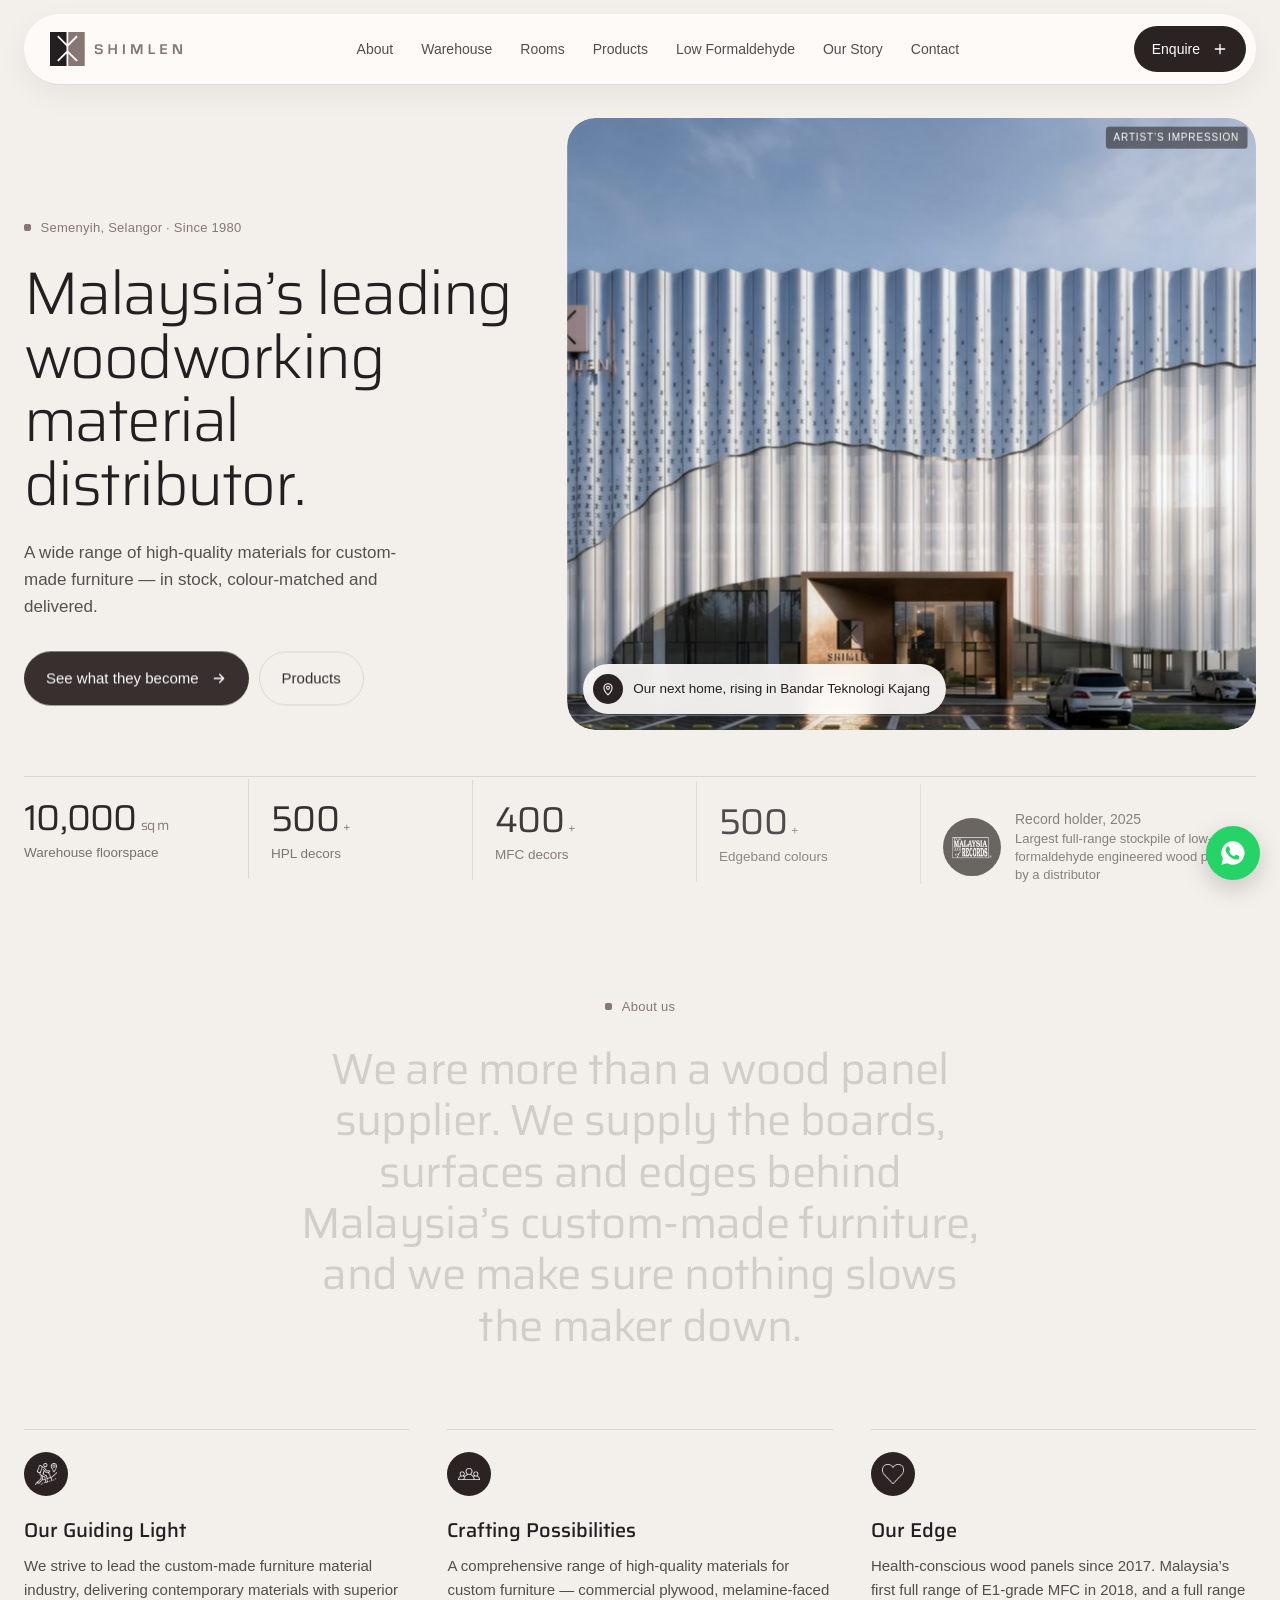
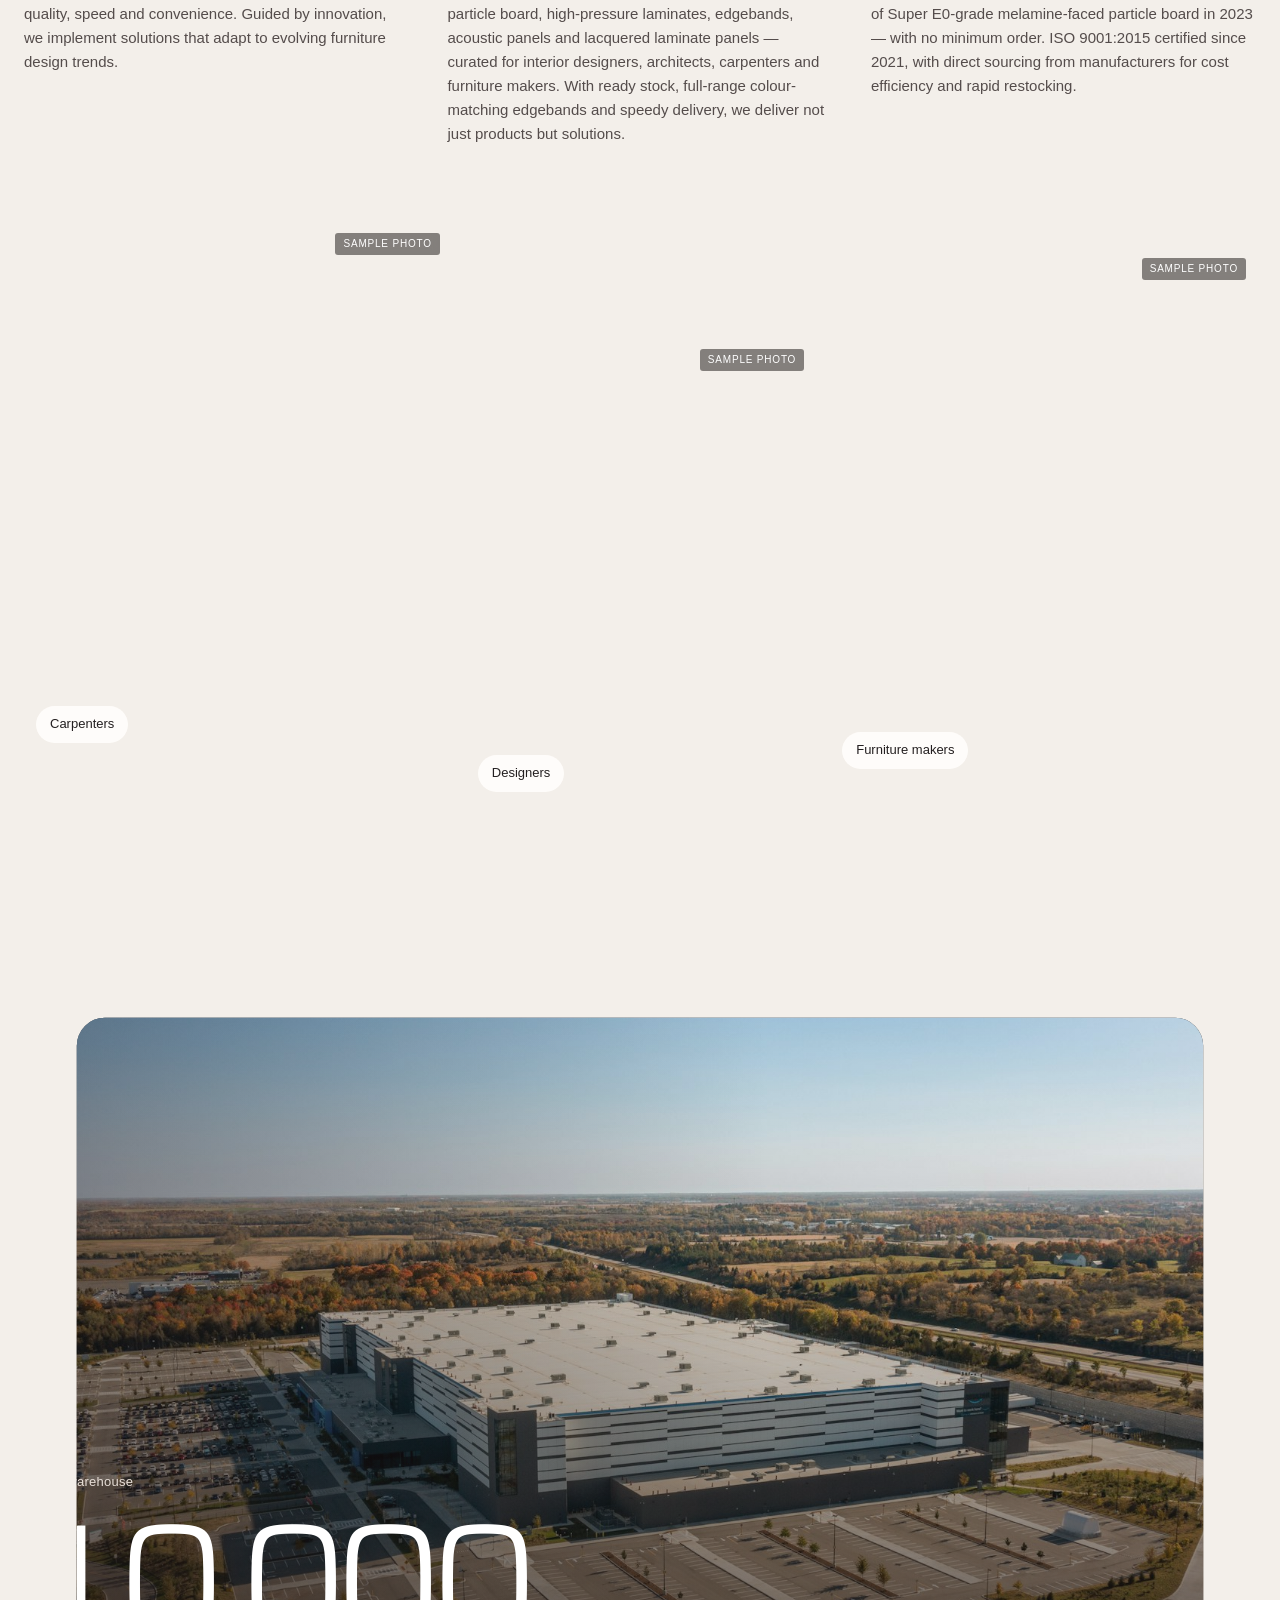
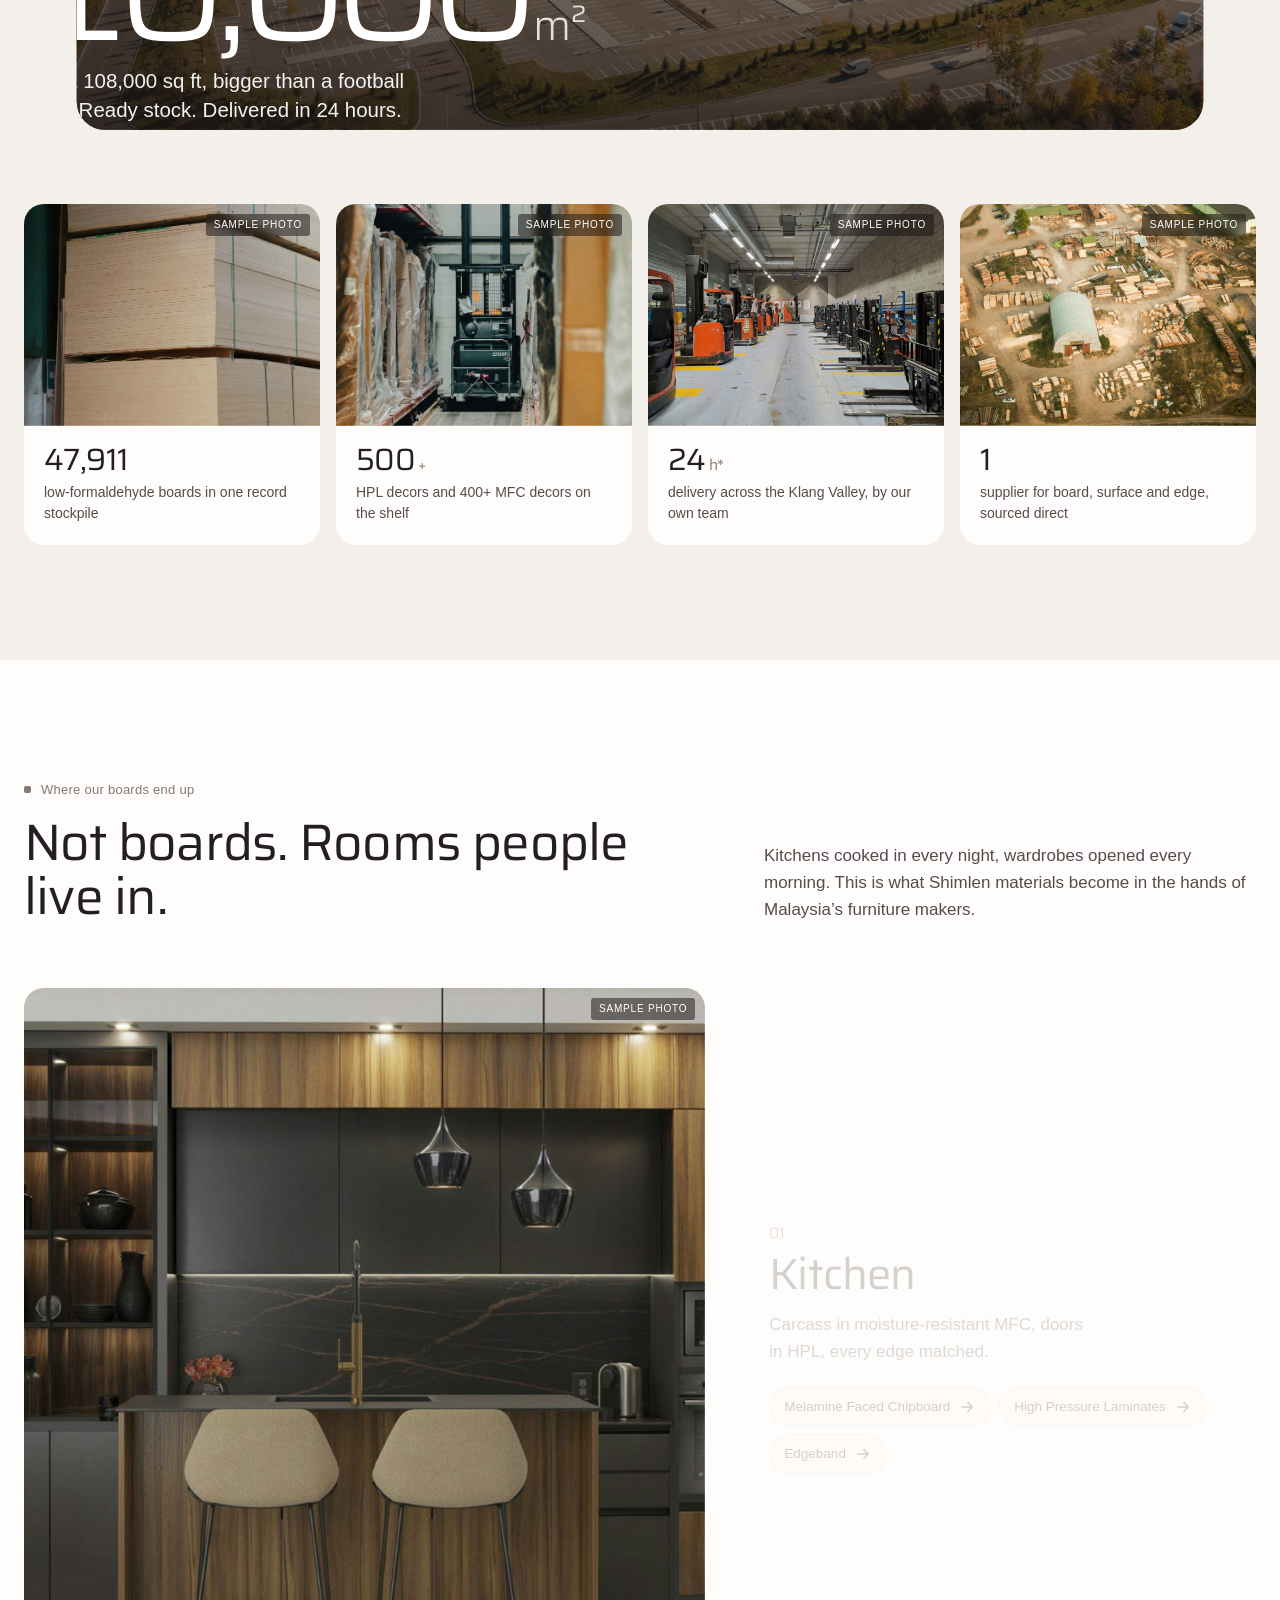
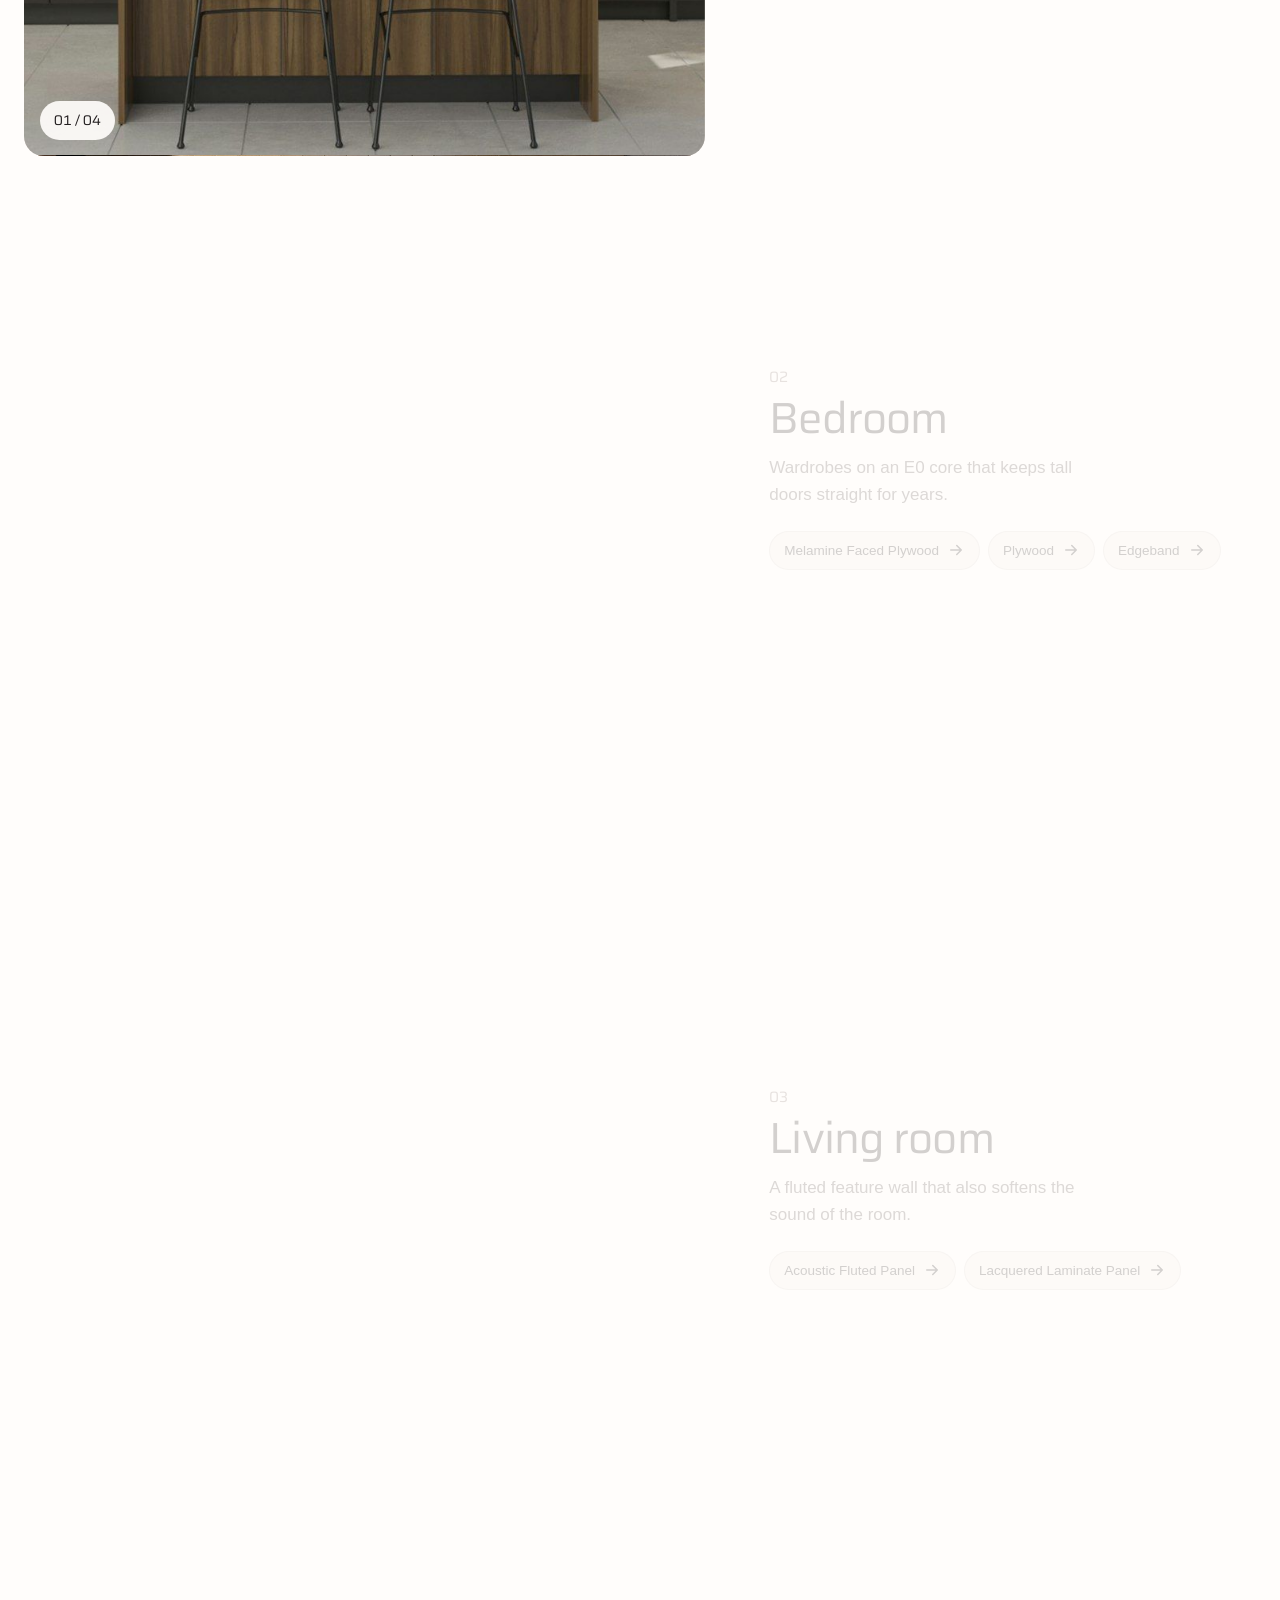
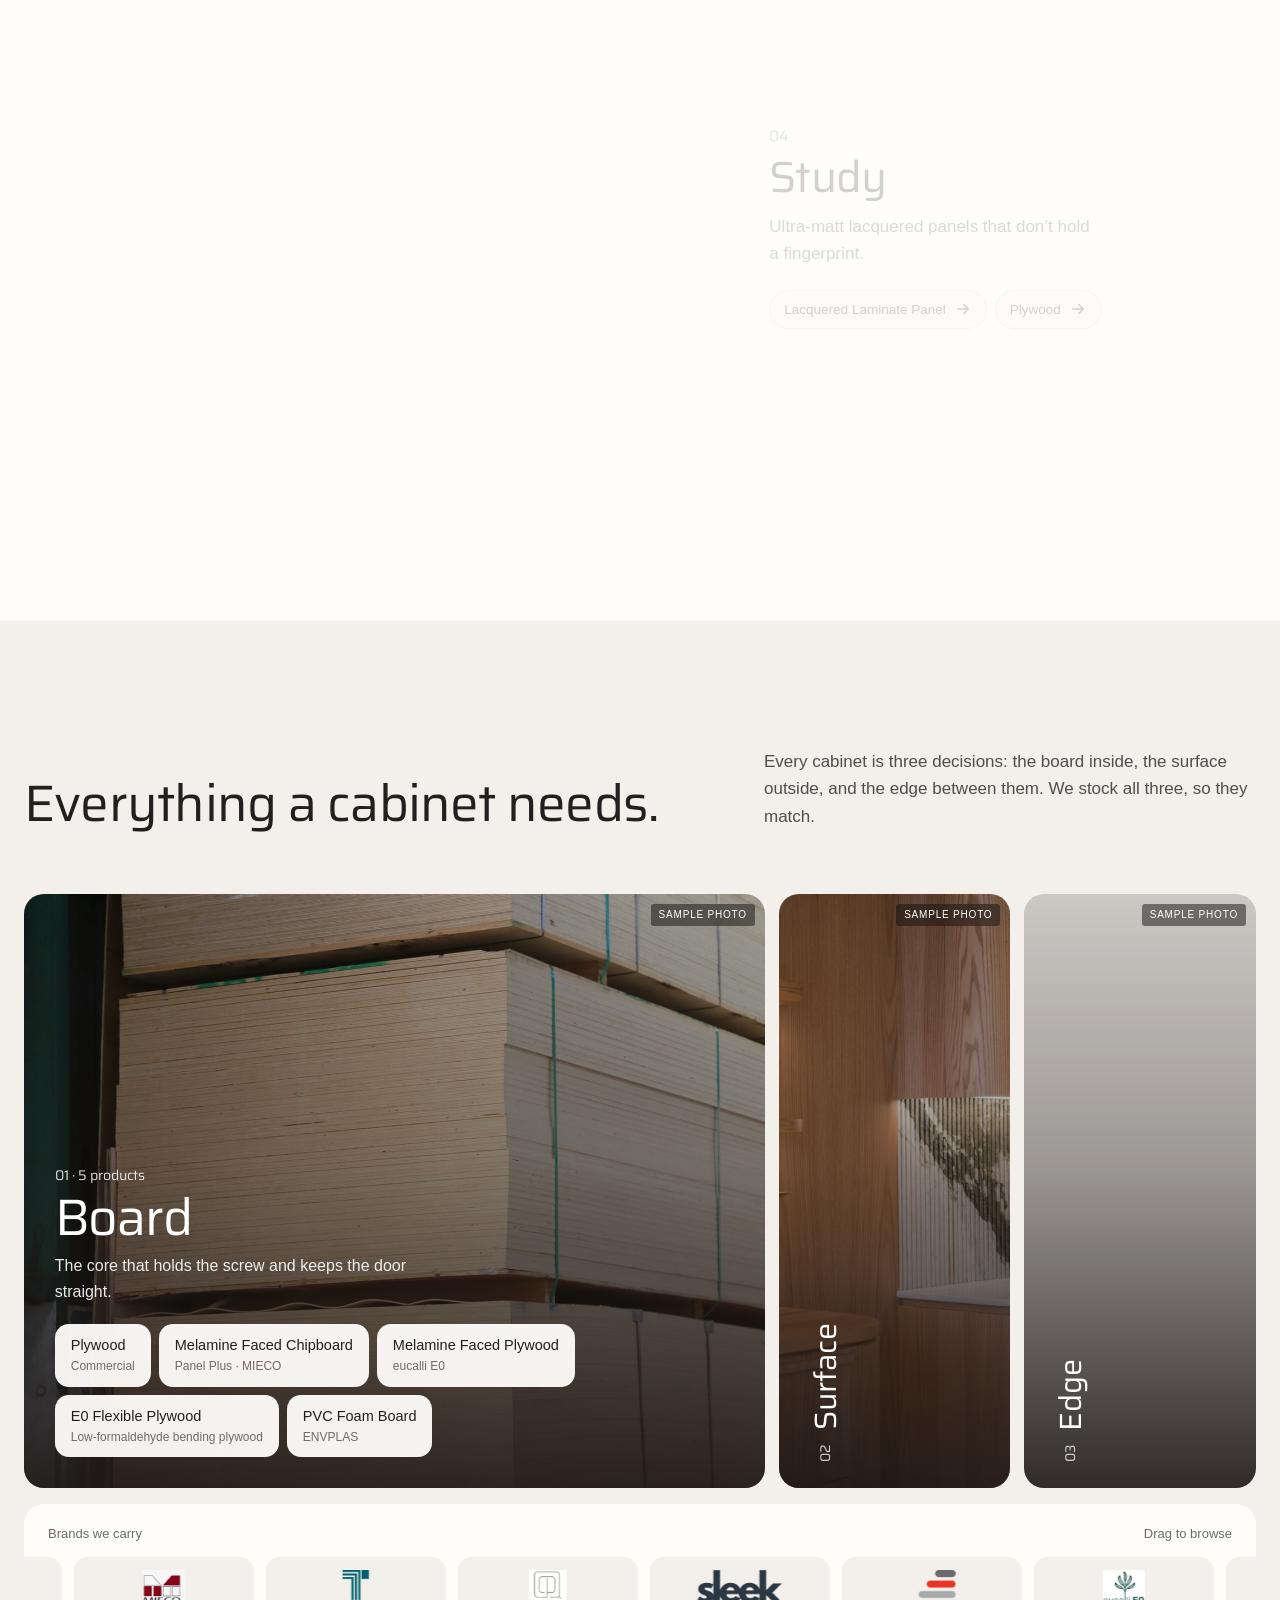
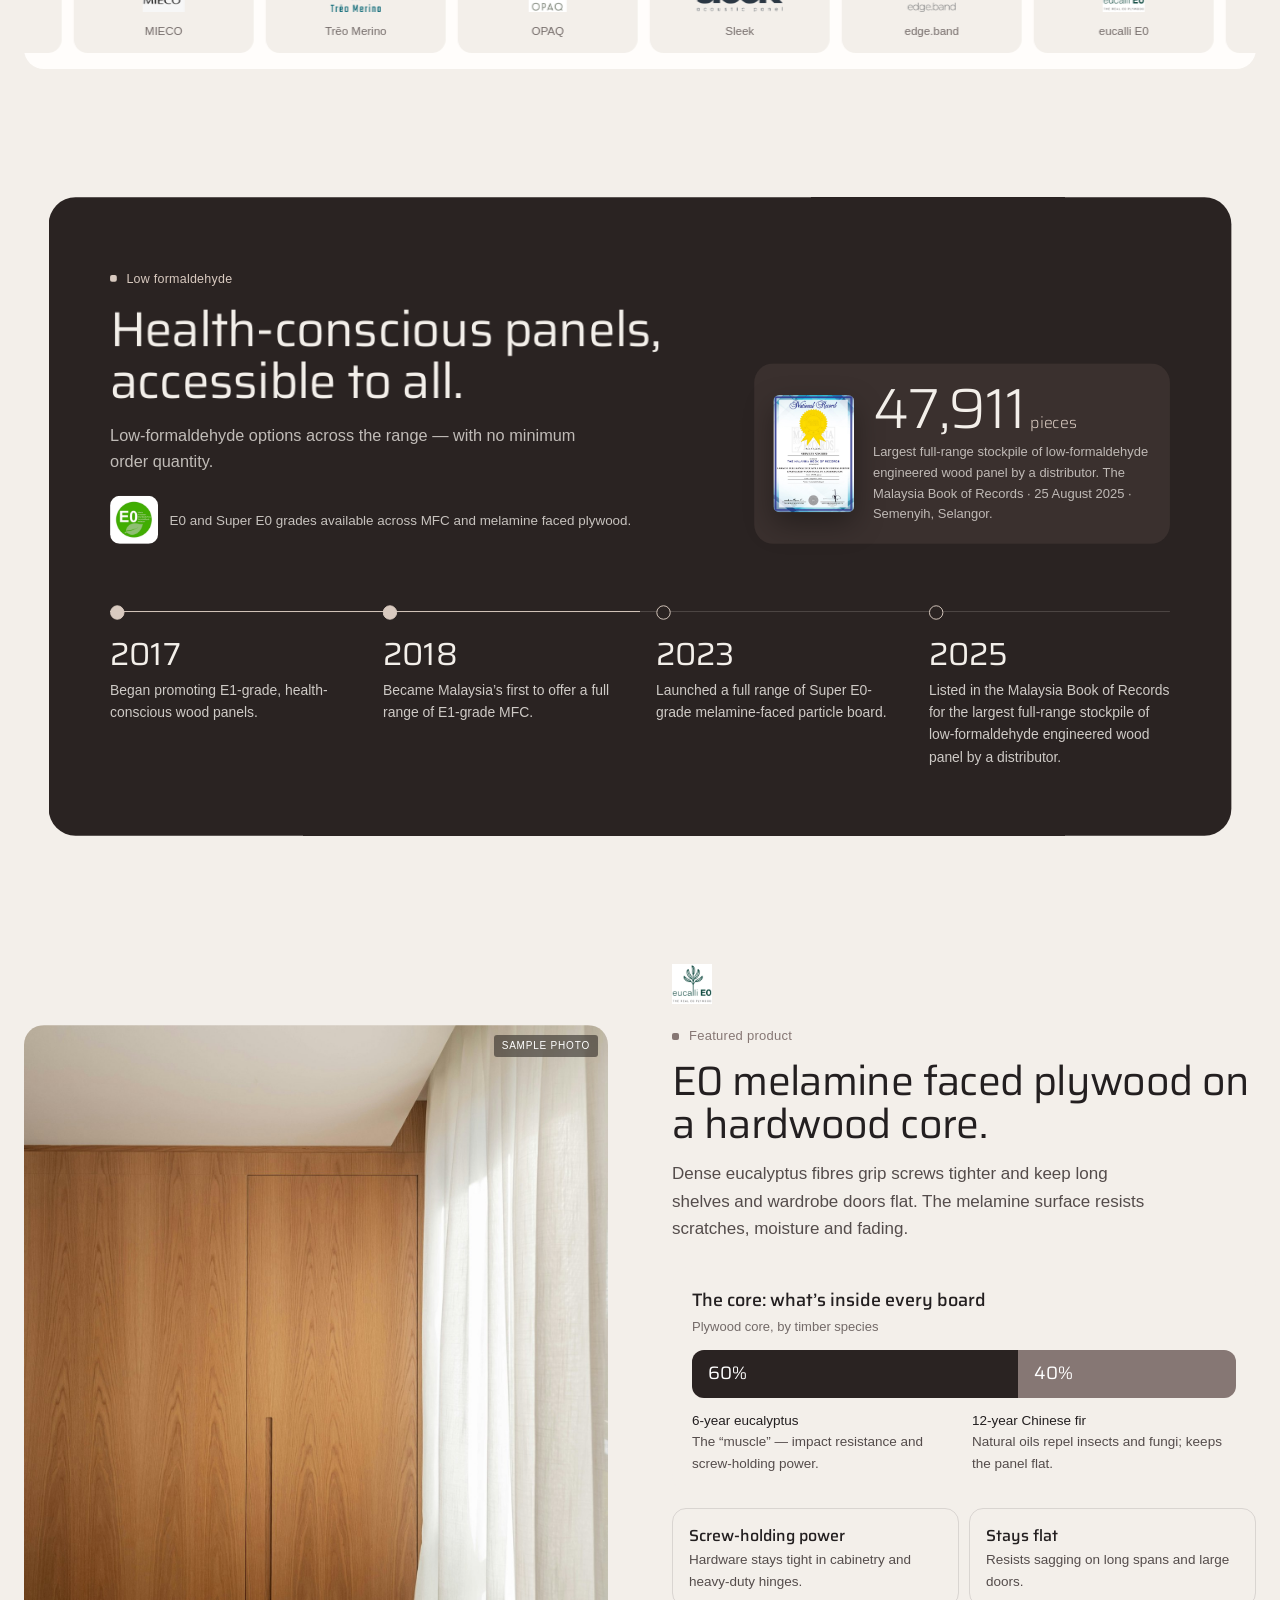
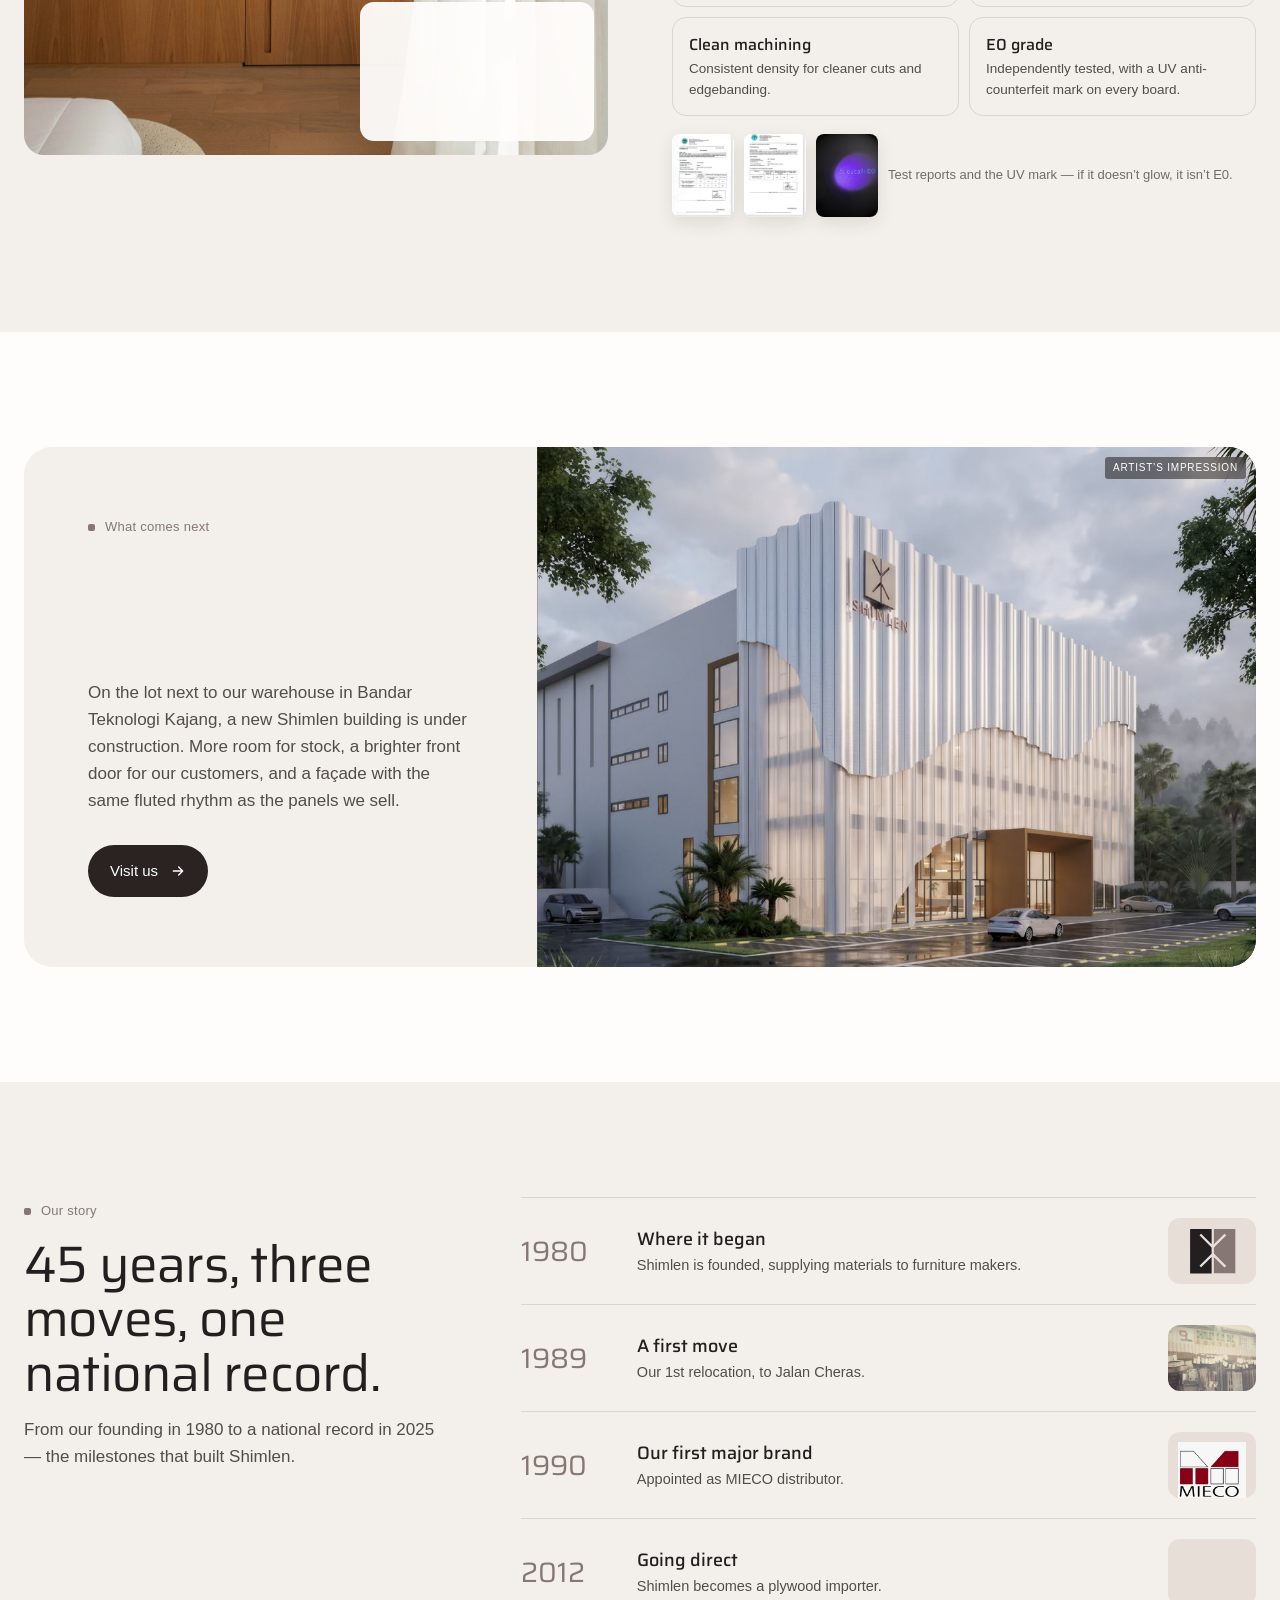
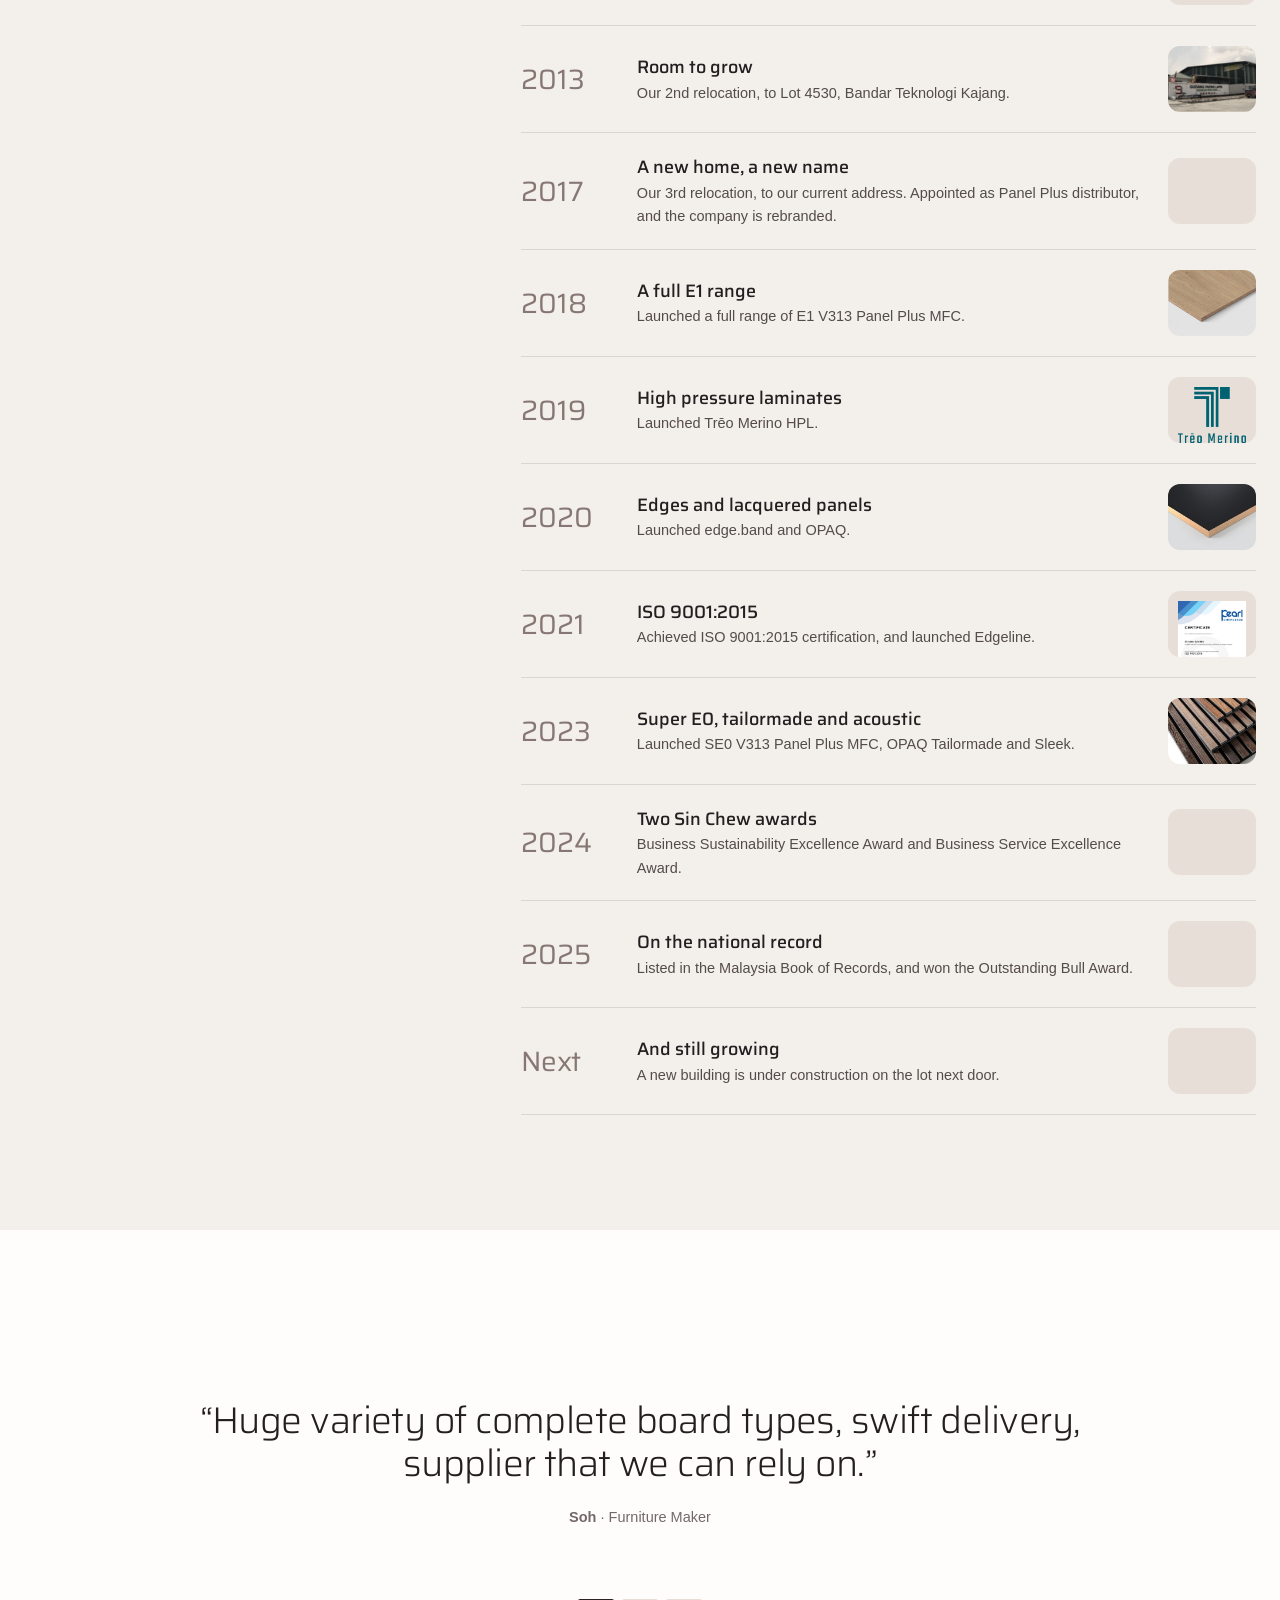
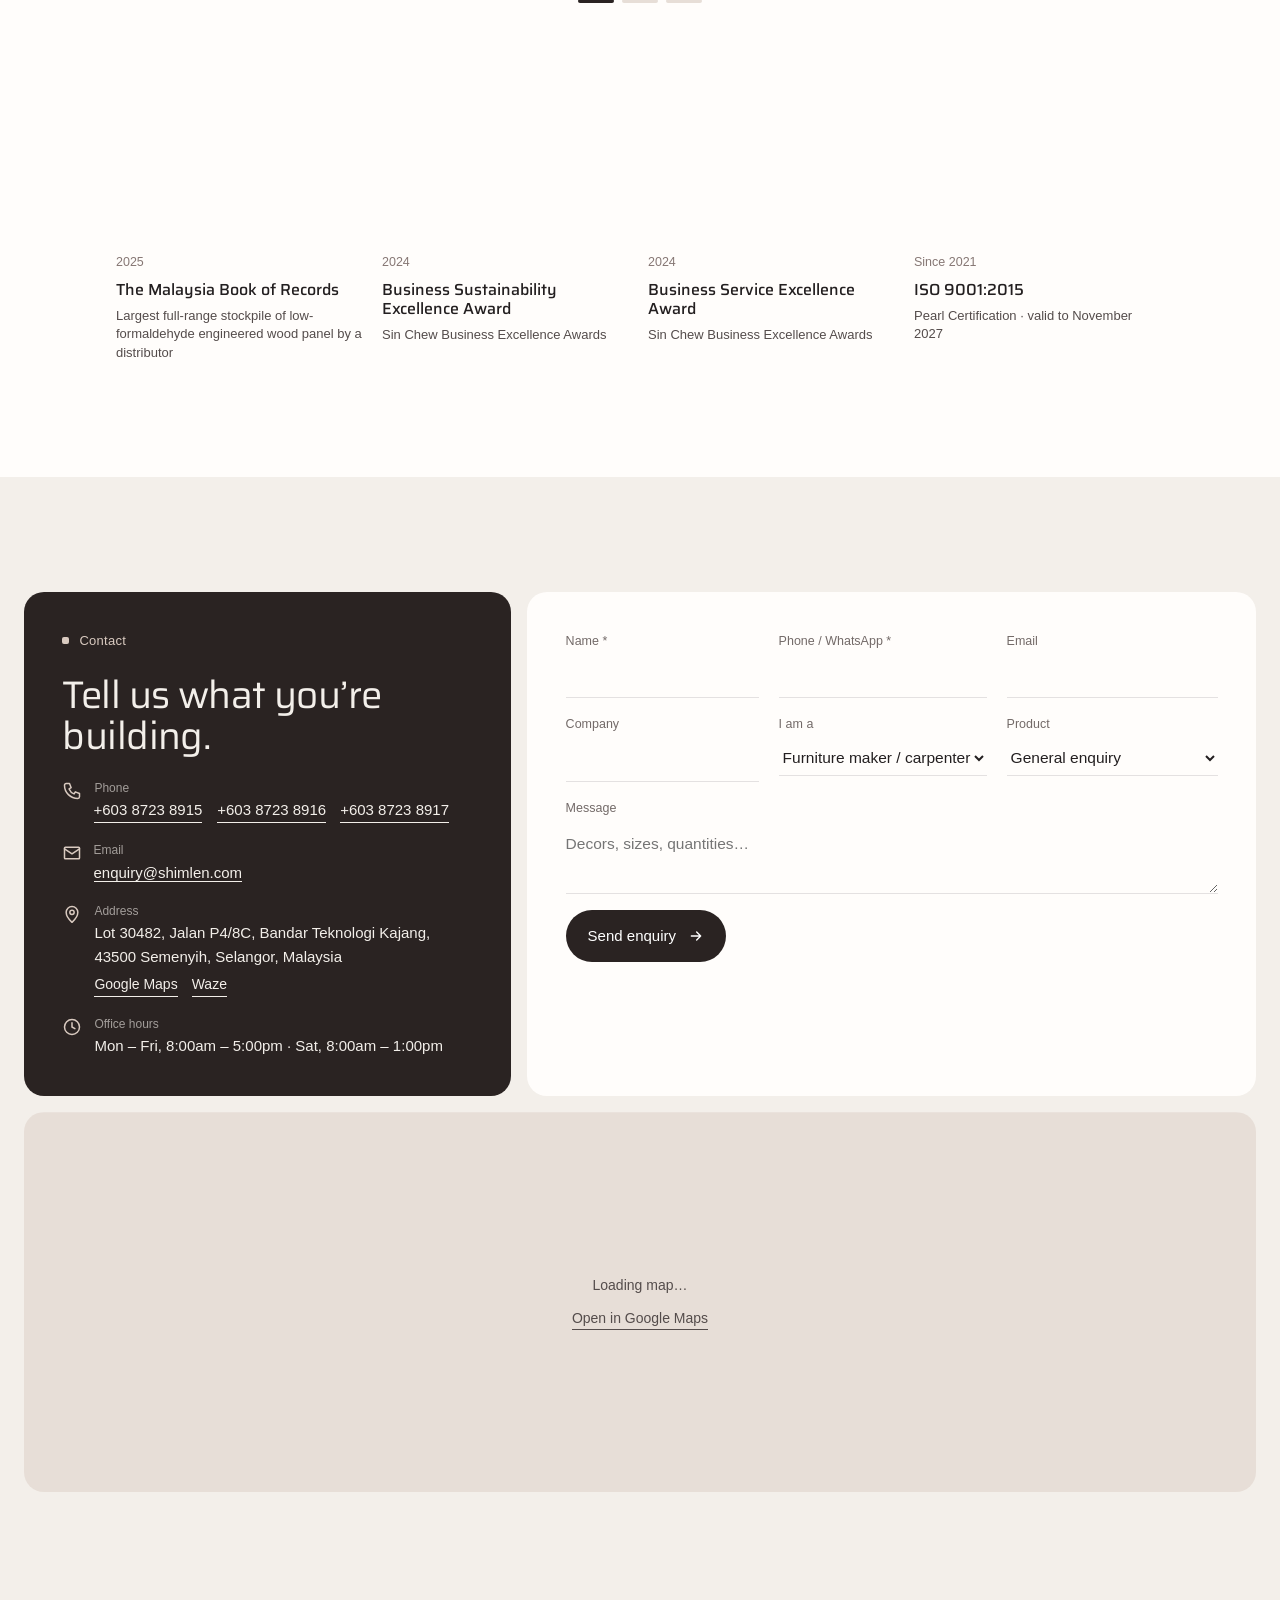
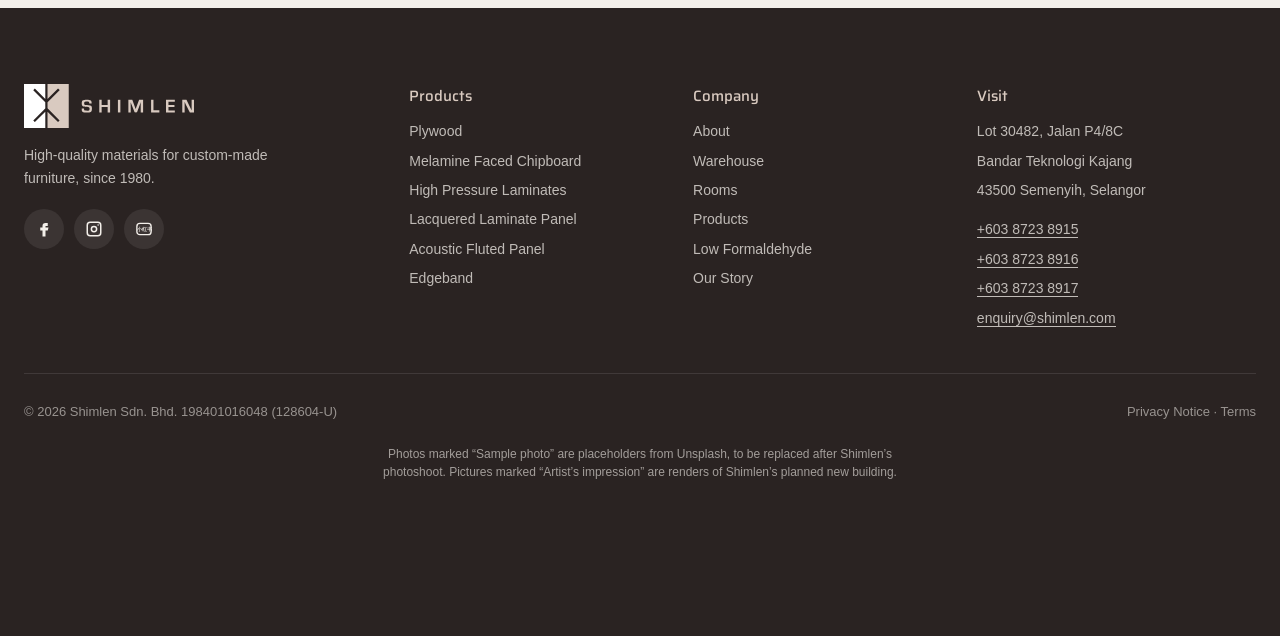
<file: revamp-1/index.html>
<!DOCTYPE html>
<html lang="en">
<head>
<meta charset="utf-8">
<meta name="viewport" content="width=device-width, initial-scale=1, viewport-fit=cover">
<title>Shimlen · Daylight · Revamp 1</title>
<meta name="description" content="High-quality materials for custom-made furniture: plywood, MFC, HPL, edgeband, acoustic and lacquered panels. 10,000 sq m warehouse in Semenyih, Selangor.">
<link rel="icon" href="../img/logo-mark.svg">
<script>if(!matchMedia('(prefers-reduced-motion:reduce)').matches&&location.search.indexOf('shot')<0)document.documentElement.classList.add('rx-loading')</script>
<link rel="stylesheet" href="../shared/base.css">
<link rel="stylesheet" href="../shared/motion.css">
<link rel="stylesheet" href="../shared/rx.css">
<style>
/* Revamp 1 · Open — story-first and unhurried. A light hero with the new building framed beside the words, then the
   page reads as one story: what we believe, the rooms our boards become, the three things a cabinet needs, the
   health of the boards, the scale behind them, what's next, 45 years, and a conversation. */
:root{--bg:#F3EFEA;--fg:#231F20;--fg2:#544C4B;--mut:#736A68;--line:rgba(35,31,32,.12);--acc:#867774;
  --deep:#2A2322;--deep2:#3A302E;--sand:#E7DED7;--card:#D9CAC0;--white:#FFFDFB;--r:20px;--hh:84px;--pad:clamp(80px,9vw,140px);
  --drawer-bg:#FFFDFB;--drawer-line:#E7DED7;--rxl-bg:#F3EFEA;--rxl-fg:#231F20;--rxl-mut:#736A68;--pre-bg:#2A2322;--pre-fg:#F3EFEA;--cur:#2A2322}
body{font-family:"Helvetica Neue",Helvetica,Arial,sans-serif}
.t{font-family:"Saira","Helvetica Neue",Arial,sans-serif;font-weight:400;letter-spacing:-.015em;line-height:1.06}
.eyebrow{display:inline-flex;align-items:center;gap:10px;font-size:13px;letter-spacing:.02em;color:var(--acc);font-weight:500}
.eyebrow::before{content:"";width:7px;height:7px;background:currentColor;border-radius:2px}
.h2{font-size:clamp(34px,4vw,58px)}
.lead{font-size:17px;color:var(--fg2);max-width:52ch}
section{position:relative;padding:var(--pad) 0}
.white{background:var(--white)}
.btn{display:inline-flex;align-items:center;gap:12px;padding:14px 22px;border-radius:999px;font-size:15px;font-weight:500;transition:background .3s,color .3s}
.btn .ic{width:16px;height:16px;transition:transform .35s var(--ease)}
.btn:hover .ic{transform:translateX(4px)}
.btn-solid{background:var(--deep);color:#fff}.btn-solid:hover{background:var(--acc)}
.btn-ghost{border:1px solid var(--line)}.btn-ghost:hover{background:var(--sand)}
.btn-light{background:#fff;color:var(--fg)}.btn-light:hover{background:var(--card)}
.circ{width:42px;height:42px;border-radius:50%;border:1px solid currentColor;display:grid;place-items:center;flex:none;transition:background .3s,color .3s,border-color .3s}
.circ .ic{width:16px;height:16px}
.tel{border-bottom:1px solid currentColor;white-space:nowrap}
.chip{display:inline-flex;align-items:center;gap:8px;padding:8px 14px;border-radius:999px;background:var(--white);border:1px solid var(--line);font-size:13.5px;transition:background .3s,color .3s,border-color .3s}
.chip:hover{background:var(--deep);color:#fff;border-color:var(--deep)}
.white .chip{background:var(--bg)}

/* header: a floating pill, light from the start */
#hdr{position:fixed;top:14px;left:0;right:0;height:calc(var(--hh) - 14px);z-index:60;transition:transform .5s var(--ease);--logo-a:#231F20;--logo-b:#867774;pointer-events:none}
#hdr.hide{transform:translateY(-130%)}
.nav{height:100%;display:flex;align-items:center;justify-content:space-between;gap:20px;background:rgba(255,253,251,.82);-webkit-backdrop-filter:blur(14px);backdrop-filter:blur(14px);border-radius:999px;padding:0 10px 0 26px;box-shadow:0 1px 0 rgba(35,31,32,.05),0 10px 30px rgba(42,35,34,.06);pointer-events:auto}
.nav .logo{width:132px}
.nav-links{display:flex;gap:2px;font-size:14px}
.nav-links a{padding:9px 13px;border-radius:99px;transition:background .3s,color .3s;color:var(--fg2)}
.nav-links a:hover{background:var(--sand);color:var(--fg)}
.nav-links a.active{background:var(--deep);color:#fff}
.nav-cta{display:flex;gap:8px;align-items:center}
.nav-cta .btn{padding:12px 18px;font-size:14px}
.burger{display:none;width:46px;height:46px;border-radius:50%;background:var(--deep);color:#fff;place-items:center}
.burger span{display:block;width:18px;height:1.5px;background:currentColor;margin:3px auto;transition:transform .3s}
.menu{position:fixed;inset:0;background:var(--bg);z-index:55;padding:calc(var(--hh) + 40px) 24px 40px;display:flex;flex-direction:column;gap:2px;opacity:0;visibility:hidden;transition:opacity .5s,visibility .5s}
.menu a{font-family:Saira;font-size:30px;padding:10px 0;border-bottom:1px solid var(--line)}
body.menu-open .menu{opacity:1;visibility:visible}
body.menu-open .burger span:nth-child(1){transform:translateY(4.5px) rotate(45deg)}
body.menu-open .burger span:nth-child(2){opacity:0}
body.menu-open .burger span:nth-child(3){transform:translateY(-4.5px) rotate(-45deg)}

/* 1 · hero: words on the left, the new building framed on the right, the numbers underneath */
.hero{padding:calc(var(--hh) + 34px) 0 0}
.h-grid{display:grid;grid-template-columns:5fr 7fr;gap:clamp(28px,4vw,64px);align-items:end}
.h-copy{padding-bottom:clamp(8px,2vw,30px)}
.hero h1{font-size:clamp(44px,4.7vw,74px);font-weight:300;letter-spacing:-.025em;margin:22px 0 22px;max-width:13ch}
.hero .lead{max-width:40ch}
.ctas{display:flex;flex-wrap:wrap;gap:10px;margin-top:30px}
.h-pic{position:relative;height:min(68svh,700px);min-height:460px;border-radius:28px;overflow:hidden;background:var(--sand)}
.h-pic .reel{position:absolute;inset:0;background:var(--sand)}
.h-pic .cap{position:absolute;left:16px;bottom:16px;z-index:3;display:flex;gap:10px;align-items:center;background:rgba(255,253,251,.92);-webkit-backdrop-filter:blur(8px);backdrop-filter:blur(8px);padding:10px 16px 10px 10px;border-radius:999px;font-size:13.5px}
.h-pic .cap i{width:30px;height:30px;border-radius:50%;background:var(--deep);display:grid;place-items:center;color:#fff}
.h-pic .cap .ic{width:14px;height:14px}
.h-stats{display:grid;grid-template-columns:repeat(4,1fr) 1.5fr;gap:0;margin-top:clamp(30px,3.6vw,52px);border-top:1px solid var(--line)}
.h-stats>div{padding:22px 22px 0 0}
.h-stats>div+div{padding-left:22px;border-left:1px solid var(--line)}
.h-stats .n{font-family:Saira;font-size:clamp(30px,2.8vw,42px);line-height:1;letter-spacing:-.02em}
.h-stats small{font-size:14px;margin-left:4px;color:var(--acc)}
.h-stats .l{font-size:13.5px;color:var(--mut);margin-top:6px}
.h-rec{display:flex;gap:14px;align-items:center;text-align:left;width:100%;padding-top:4px}
.h-rec .mbr{width:58px;height:58px;border-radius:50%;background:var(--deep);display:grid;place-items:center;flex:none}
.h-rec .mbr img{width:40px}
.h-rec b{display:block;font-size:14px;font-weight:500}
.h-rec span{font-size:13px;color:var(--fg2);line-height:1.4}
.h-rec:hover b{text-decoration:underline}

/* 2 · what we believe: one statement that fills in as you read */
.believe{text-align:center}
.fill-text{font-family:Saira;font-size:clamp(28px,3.4vw,50px);line-height:1.18;letter-spacing:-.015em;margin:26px auto 0;max-width:24ch}
.fill-text .fw{color:rgba(35,31,32,.16);transition:color .3s}
.fill-text .fw.on{color:var(--fg)}
.trio{display:grid;grid-template-columns:repeat(3,1fr);gap:clamp(20px,3vw,48px);margin-top:clamp(56px,6vw,90px);text-align:left}
.trio>div{border-top:1px solid var(--line);padding-top:22px}
.trio i{width:44px;height:44px;border-radius:50%;background:var(--deep);display:grid;place-items:center;margin-bottom:18px}
.trio i img{width:22px;height:22px;object-fit:contain}
.trio h3{font-family:Saira;font-weight:500;font-size:20px;margin-bottom:8px}
.trio p{font-size:15px;color:var(--fg2)}
.makers{display:grid;grid-template-columns:1.1fr .9fr 1.1fr;gap:16px;margin-top:clamp(56px,6vw,90px);align-items:start}
.makers figure{position:relative;border-radius:var(--r);overflow:hidden;margin:0}
.makers figure:nth-child(1){aspect-ratio:4/5}
.makers figure:nth-child(2){aspect-ratio:3/4;margin-top:clamp(40px,6vw,110px)}
.makers figure:nth-child(3){aspect-ratio:4/5;margin-top:clamp(16px,2vw,30px)}
.makers img{width:100%;height:100%;object-fit:cover}
.makers figcaption{position:absolute;left:12px;bottom:12px;z-index:2;background:rgba(255,253,251,.92);padding:8px 14px;border-radius:999px;font-size:13px}

/* 3 · scale: one aerial view opens to the full width, then four facts with pictures */
.scl{padding-top:clamp(40px,5vw,72px)}
.scl-frame{position:relative;height:min(92svh,880px);min-height:560px;overflow:hidden;color:#fff;background:var(--deep)}
.scl-pic{position:absolute;inset:0}
.scl-pic img{width:100%;height:100%;object-fit:cover}
.scl-frame::after{content:"";position:absolute;inset:0;z-index:1;pointer-events:none;background:linear-gradient(0deg,rgba(28,22,21,.82),rgba(28,22,21,.3) 48%,rgba(28,22,21,.08) 72%),linear-gradient(90deg,rgba(28,22,21,.4),rgba(28,22,21,0) 60%)}
.scl-tx{position:absolute;left:0;right:0;bottom:clamp(34px,7vh,80px);z-index:2;margin:0 auto}
.scl-tx .eyebrow{color:#E7DED7}
.scl-n{font-family:Saira;font-weight:300;font-size:clamp(84px,13vw,220px);line-height:.85;letter-spacing:-.045em;margin:18px 0 14px;font-variant-numeric:tabular-nums}
.scl-n small{font-size:.26em;margin-left:.12em;color:#E7DED7;letter-spacing:0}
.scl-tx p{font-size:clamp(18px,1.6vw,23px);line-height:1.4;max-width:38ch;color:rgba(255,255,255,.94)}
.scl-cards{display:grid;grid-template-columns:repeat(4,1fr);gap:16px;margin-top:16px}
.scl-card{background:var(--white);border-radius:var(--r);overflow:hidden}
.scl-card .im{aspect-ratio:4/3;position:relative;overflow:hidden;background:var(--sand)}
.scl-card img{width:100%;height:100%;object-fit:cover;transition:transform 1.2s var(--ease)}
.scl-card:hover img{transform:scale(1.05)}
.scl-card .tx{padding:18px 20px 22px}
.scl-card b{font-family:Saira;font-weight:400;font-size:clamp(28px,2.4vw,38px);letter-spacing:-.02em;line-height:1;display:block}
.scl-card b small{font-size:.5em;color:var(--acc);margin-left:3px}
.scl-card span{font-size:14px;color:var(--fg2);display:block;margin-top:8px;line-height:1.45}

/* 4 · rooms: the picture holds still while the rooms are read past it */
.rs{display:grid;grid-template-columns:7fr 5fr;gap:clamp(30px,5vw,90px)}
.rs-pics{position:sticky;top:calc(var(--hh) + 24px);height:calc(100svh - var(--hh) - 48px);max-height:780px;border-radius:var(--r);overflow:hidden;background:var(--sand)}
.rs-pics figure{position:absolute;inset:0;margin:0;clip-path:inset(100% 0 0 0)}
.rs-pics figure:first-child,.rs-pics figure.on,.rs-pics figure.was{clip-path:inset(0 0 0 0)}
.rs-pics img{width:100%;height:100%;object-fit:cover;will-change:transform}
.rs-cnt{position:absolute;left:16px;bottom:16px;z-index:3;background:rgba(255,253,251,.92);border-radius:999px;padding:8px 14px;font-family:Saira;font-size:14px;font-variant-numeric:tabular-nums}
.rs-step{min-height:80svh;display:flex;flex-direction:column;justify-content:center}
.rs-step:last-child{min-height:62svh}
.rs-step .k{font-family:Saira;font-size:15px;color:var(--acc)}
.rs-step h3{font-family:Saira;font-weight:400;font-size:clamp(34px,3.4vw,52px);letter-spacing:-.02em;margin:8px 0 14px;line-height:1}
.rs-step p{font-size:17px;color:var(--fg2);max-width:34ch}
.rs-step .chips{display:flex;flex-wrap:wrap;gap:8px;margin-top:22px}
.rs-m{display:none}

/* 5 · board, surface, edge: three tall panels; the one you point at opens */
.acc{display:flex;gap:14px;height:clamp(540px,66vh,680px)}
.ap{position:relative;flex:1;min-width:0;border-radius:var(--r);overflow:hidden;color:#fff;cursor:pointer;transition:flex 1.1s var(--ease)}
.ap.on{flex:3.2;cursor:default}
.ap>img{position:absolute;inset:0;width:100%;height:100%;object-fit:cover;transition:transform 1.6s var(--ease)}
.ap.on>img{transform:scale(1.04)}
.ap::before{content:"";position:absolute;inset:0;z-index:1;pointer-events:none;background:linear-gradient(0deg,rgba(28,22,21,.9),rgba(28,22,21,.4) 55%,rgba(28,22,21,.18))}
.ap .vt{position:absolute;z-index:2;left:22px;bottom:26px;display:flex;align-items:center;gap:14px;writing-mode:vertical-rl;transform:rotate(180deg);font-family:Saira;font-size:clamp(26px,2.4vw,36px);transition:opacity .4s}
.ap .vt i{font-style:normal;font-size:14px;opacity:.8}
.ap.on .vt{opacity:0}
.ap .bd{position:absolute;z-index:2;left:clamp(20px,2.4vw,34px);right:clamp(20px,2.4vw,34px);bottom:clamp(20px,2.4vw,34px);opacity:0;transform:translateY(18px);transition:opacity .4s,transform .7s var(--ease);pointer-events:none}
.ap.on .bd{opacity:1;transform:none;transition-delay:.35s;pointer-events:auto}
.ap .bd .k{font-family:Saira;font-size:14px;opacity:.85}
.ap .bd h3{font-family:Saira;font-weight:400;font-size:clamp(40px,4vw,64px);letter-spacing:-.025em;line-height:1;margin:6px 0 10px}
.ap .bd p{max-width:44ch;margin-bottom:20px;color:rgba(255,255,255,.9)}
.ap .pl{display:flex;flex-wrap:wrap;gap:8px}
.ap .pl button{display:inline-flex;flex-direction:column;align-items:flex-start;padding:10px 16px;border-radius:14px;background:rgba(255,253,251,.95);color:var(--fg);text-align:left;transition:background .3s,transform .3s var(--ease)}
.ap .pl button:hover{background:#fff;transform:translateY(-2px)}
.ap .pl b{font-weight:500;font-size:14.5px}
.ap .pl span{font-size:12px;color:var(--mut)}

/* 3 · rooms: one at a time, left then right */
.head{display:grid;grid-template-columns:7fr 5fr;gap:clamp(28px,4vw,60px);align-items:end;margin-bottom:clamp(44px,5vw,80px)}
.head .h2{margin-top:14px}
.room{display:grid;grid-template-columns:7fr 4fr;gap:clamp(28px,5vw,90px);align-items:center}
.room+.room{margin-top:clamp(56px,7vw,110px)}
.room:nth-child(even){grid-template-columns:4fr 7fr}
.room:nth-child(even) .pic{order:2}
.room .pic{position:relative;aspect-ratio:4/3;border-radius:var(--r);overflow:hidden;background:var(--sand)}
.room .pic img{width:100%;height:100%;object-fit:cover}
.room .k{font-family:Saira;font-size:15px;color:var(--acc)}
.room h3{font-family:Saira;font-weight:400;font-size:clamp(30px,3vw,44px);letter-spacing:-.02em;margin:8px 0 14px}
.room p{font-size:16.5px;color:var(--fg2);max-width:34ch}
.room .chips{display:flex;flex-wrap:wrap;gap:8px;margin-top:22px}

/* 4 · products in three groups */
.groups{display:grid;grid-template-columns:repeat(3,1fr);gap:16px;align-items:start}
.grp{background:var(--white);border-radius:var(--r);overflow:hidden;display:flex;flex-direction:column}
.grp .pic{position:relative;aspect-ratio:4/3;overflow:hidden;background:var(--sand)}
.grp .pic img{width:100%;height:100%;object-fit:cover}
.grp .tx{padding:24px 24px 10px}
.grp .k{font-family:Saira;font-size:14px;color:var(--acc)}
.grp h3{font-family:Saira;font-weight:400;font-size:32px;letter-spacing:-.02em;margin:4px 0 8px}
.grp .tx p{font-size:14.5px;color:var(--fg2)}
.grp ul{list-style:none;padding:8px 12px 14px}
.grp li button{width:100%;display:flex;align-items:center;justify-content:space-between;gap:12px;text-align:left;padding:13px 12px;border-radius:12px;transition:background .3s}
.grp li+li button{border-top:1px solid var(--line)}
.grp li button:hover{background:var(--bg)}
.grp li b{display:block;font-weight:500;font-size:15.5px}
.grp li span{font-size:13px;color:var(--mut)}
.grp li .circ{width:34px;height:34px;color:var(--fg2);border-color:var(--line)}
.grp li button:hover .circ{background:var(--deep);color:#fff;border-color:var(--deep)}
.grp .big{padding:6px 24px 24px;display:flex;gap:18px}
.grp .big div{flex:1;background:var(--bg);border-radius:14px;padding:16px}
.grp .big b{font-family:Saira;font-weight:400;font-size:30px;display:block;line-height:1}
.grp .big span{font-size:12.5px;color:var(--mut)}
.brands{margin-top:16px;background:var(--white);border-radius:var(--r);padding:20px 0 16px}
.brands .bh{display:flex;justify-content:space-between;padding:0 24px 12px;font-size:13px;color:var(--mut)}
.mq-item{width:180px;height:96px;margin-right:12px;background:var(--bg);border-radius:14px;padding:12px}
.mq-item img{height:42px;width:auto;max-width:130px;object-fit:contain}
.mq-item img.sm{height:32px}
.mq-item span{font-size:11.5px;color:var(--mut)}

/* 5 · health: an inset walnut block with the record and a line of four years */
.health{padding:0}
.hbox{background:var(--deep);color:#F3EFEA;border-radius:28px;padding:clamp(40px,5.5vw,90px) clamp(24px,5vw,80px)}
.hbox .eyebrow{color:var(--card)}
.hbox .lead{color:rgba(243,239,234,.75)}
.htop{display:grid;grid-template-columns:7fr 5fr;gap:clamp(28px,5vw,80px);align-items:end}
.hbox .h2{margin:14px 0 16px}
.rec{display:flex;gap:20px;align-items:center;background:var(--deep2);border-radius:var(--r);padding:20px}
.rec .cert{width:84px;border-radius:6px;cursor:zoom-in;box-shadow:0 12px 30px rgba(0,0,0,.35);flex:none}
.rec .big{font-family:Saira;font-size:clamp(44px,4.6vw,66px);line-height:.9;font-weight:300;letter-spacing:-.02em}
.rec .big small{font-size:.28em;margin-left:6px;color:var(--card);letter-spacing:0}
.rec p{font-size:13.5px;color:rgba(243,239,234,.72);margin-top:8px}
.tl{position:relative;display:grid;grid-template-columns:repeat(4,1fr);gap:clamp(16px,2.6vw,40px);margin-top:clamp(48px,5vw,80px);padding-top:34px}
.tl::before{content:"";position:absolute;left:0;right:0;top:6px;height:1px;background:rgba(243,239,234,.18)}
.tl::after{content:"";position:absolute;left:0;right:0;top:6px;height:1px;background:var(--card);transform-origin:left;transform:scaleX(var(--fill,0));transition:transform 1.1s var(--ease)}
.tl .step{position:relative;cursor:pointer;opacity:.45;transition:opacity .6s}
.tl .step.on{opacity:1}
.tl .step::before{content:"";position:absolute;left:0;top:-34px;width:13px;height:13px;border-radius:50%;background:var(--deep);border:1px solid var(--card);transition:background .5s;z-index:1}
.tl .step.on::before{background:var(--card)}
.tl .y{font-family:Saira;font-size:clamp(30px,2.6vw,40px);line-height:1}
.tl p{font-size:14.5px;margin-top:10px;color:rgba(243,239,234,.82)}
.e0{display:flex;gap:12px;align-items:center;font-size:14px;color:rgba(243,239,234,.78);margin-top:22px}
.e0 img{width:50px;background:#fff;border-radius:10px;padding:5px}

/* 6 · eucalli */
.euc{display:grid;grid-template-columns:1fr 1fr;gap:clamp(28px,5vw,80px);align-items:center}
.euc .pic{position:relative;aspect-ratio:4/5;border-radius:var(--r);overflow:hidden}
.euc .pic>img{width:100%;height:100%;object-fit:cover}
.euc .lay{position:absolute;right:14px;bottom:14px;width:40%;background:rgba(255,253,251,.95);border-radius:14px;padding:10px;z-index:3;cursor:zoom-in}
.euc-logo{height:40px;width:auto;margin-bottom:18px}
.euc .h2{margin:12px 0 14px;font-size:clamp(30px,3.2vw,46px)}
.corebox{background:var(--bg);border-radius:var(--r);padding:20px;margin:24px 0 14px}
.corebox h4{font-family:Saira;font-weight:500;font-size:18px}
.corebox .sub{font-size:13px;color:var(--mut);margin:2px 0 12px}
.bar{display:flex;height:48px;border-radius:12px;overflow:hidden;font-family:Saira;font-size:18px;color:#fff;background:var(--sand)}
.bar>div{display:flex;align-items:center;padding-left:16px;width:0;transition:width 1s var(--ease)}
.bar>div:first-child{background:var(--deep)}.bar>div:last-child{background:var(--acc)}
.bar.in>div:first-child{width:60%}.bar.in>div:last-child{width:40%}
.legend{display:grid;grid-template-columns:1fr 1fr;gap:16px;margin-top:12px;font-size:13.5px;color:var(--fg2)}
.legend b{display:block;color:var(--fg);font-weight:500}
.feats{display:grid;grid-template-columns:1fr 1fr;gap:10px}
.feats>div{border:1px solid var(--line);border-radius:14px;padding:14px 16px}
.feats b{font-family:Saira;font-weight:500;font-size:16px}
.feats p{font-size:13.5px;color:var(--fg2)}
.proof{display:flex;gap:10px;margin-top:18px;align-items:center;flex-wrap:wrap}
.proof button{width:62px;aspect-ratio:3/4;border-radius:8px;overflow:hidden;background:#fff;box-shadow:0 6px 18px rgba(42,35,34,.1);transition:transform .3s}
.proof button:hover{transform:translateY(-3px)}
.proof img{width:100%;height:100%;object-fit:cover}
.proof small{flex:1;min-width:160px;font-size:13px;color:var(--mut)}

/* 7 · scale */
.scale .pic{position:relative;border-radius:28px;overflow:hidden;aspect-ratio:21/9;min-height:420px;background:var(--deep)}
.scale .pic>img{position:absolute;inset:0;width:100%;height:100%;object-fit:cover;filter:saturate(.72) sepia(.08)}
.scale .pic::before{content:"";position:absolute;inset:0;z-index:1;background:linear-gradient(0deg,rgba(28,22,21,.82),rgba(28,22,21,.25) 52%,rgba(28,22,21,0) 75%)}
.nums{position:absolute;left:0;right:0;bottom:0;z-index:2;display:grid;grid-template-columns:repeat(4,1fr);color:#fff;padding:0 clamp(18px,3vw,40px) clamp(20px,3vw,36px)}
.nums>div{padding-right:16px}
.nums>div+div{border-left:1px solid rgba(255,255,255,.25);padding-left:clamp(14px,2vw,26px)}
.nums b{font-family:Saira;font-weight:300;font-size:clamp(30px,3.6vw,56px);line-height:1;display:block;letter-spacing:-.02em}
.nums span{font-size:14px;opacity:.9}
.pair{display:grid;grid-template-columns:1fr 1fr;gap:16px;margin-top:16px}
.pair figure{position:relative;margin:0;border-radius:var(--r);overflow:hidden;aspect-ratio:3/2}
.pair img{width:100%;height:100%;object-fit:cover;filter:saturate(.85)}
.pair figcaption{position:absolute;left:12px;bottom:12px;z-index:2;background:rgba(255,253,251,.92);padding:8px 14px;border-radius:999px;font-size:13px}

/* 8 · next */
.next{display:grid;grid-template-columns:5fr 7fr;gap:0;background:var(--bg);border-radius:28px;overflow:hidden}
.next .tx{padding:clamp(32px,5vw,80px);display:flex;flex-direction:column;justify-content:center}
.next .h2{margin:14px 0 18px}
.next .reel{position:relative;min-height:520px}

/* 9 · story: a quiet list beside a heading that stays */
.story{display:grid;grid-template-columns:4fr 7fr;gap:clamp(28px,6vw,110px);align-items:start}
.story .stick{position:sticky;top:calc(var(--hh) + 30px)}
.story .h2{margin:14px 0 16px}
.yl{list-style:none;border-top:1px solid var(--line)}
.yl li{display:grid;grid-template-columns:96px 1fr 88px;gap:20px;align-items:center;padding:20px 0;border-bottom:1px solid var(--line)}
.yl .y{font-family:Saira;font-size:28px;color:var(--acc);line-height:1}
.yl h3{font-family:Saira;font-weight:500;font-size:18px}
.yl p{font-size:14.5px;color:var(--fg2)}
.yl .th{width:88px;height:66px;border-radius:12px;overflow:hidden;background:var(--sand);display:grid;place-items:center}
.yl .th img{width:100%;height:100%;object-fit:cover}
.yl .th.logo img,.yl .th.doc img{object-fit:contain;padding:10px}
.yl .th.archive img{filter:sepia(.35) saturate(.8)}

/* 10 · voices + recognition */
.voices{text-align:center}
.q-stack{max-width:min(980px,100%);margin:28px auto 0}
.q blockquote{font-family:Saira;font-weight:300;font-size:clamp(26px,2.9vw,42px);line-height:1.18;letter-spacing:-.015em}
.q cite{display:block;font-style:normal;margin-top:20px;font-size:14.5px;color:var(--mut)}
.q-dots{display:flex;gap:8px;justify-content:center;margin-top:26px}
.q-dots button{width:36px;height:4px;border-radius:4px;background:var(--sand)}
.q-dots button.on{background:var(--deep)}
.cgrid{display:grid;grid-template-columns:repeat(4,1fr);gap:16px;margin-top:clamp(56px,6vw,90px);text-align:left}
.cert{display:flex;flex-direction:column;gap:8px;text-align:left}
.cgrid{grid-template-columns:repeat(4,minmax(0,250px));justify-content:center}
.cert .fr{position:relative;height:160px;background:var(--bg);border-radius:var(--r);transition:background .3s}
.cert:hover .fr{background:var(--sand)}
.cert .fr img{position:absolute;inset:18px;width:calc(100% - 36px);height:calc(100% - 36px);object-fit:contain;filter:drop-shadow(0 6px 14px rgba(30,25,24,.2))}
.cert .yrp{font-size:12.5px;color:var(--acc);font-weight:500;margin-top:4px}
.cert h3{font-family:Saira;font-weight:500;font-size:16px;line-height:1.2}
.cert p{font-size:13px;color:var(--fg2);line-height:1.4}

/* 11 · contact */
.ct{display:grid;grid-template-columns:5fr 7fr;gap:16px}
.ct-info{background:var(--deep);color:#F3EFEA;border-radius:var(--r);padding:clamp(24px,3vw,40px);display:flex;flex-direction:column;gap:18px}
.ct-info .eyebrow{color:var(--card)}
.ct-info .h2{font-size:clamp(30px,3vw,44px);margin:6px 0 4px}
.ct-info .r{display:flex;gap:12px;font-size:15px}
.ct-info .r>.ic{width:20px;height:20px;color:var(--card);margin-top:2px}
.ct-info b{display:block;font-size:12px;opacity:.6;font-weight:500}
.ct-info .tels{display:flex;flex-wrap:wrap;gap:4px 14px}
.links{display:flex;gap:14px;margin-top:4px;font-size:14px}
.links a{border-bottom:1px solid currentColor}
form{background:var(--white);border-radius:var(--r);padding:clamp(24px,3vw,40px);display:grid;grid-template-columns:1fr 1fr 1fr;gap:16px 20px;align-content:start}
.field label{font-size:12.5px;color:var(--mut)}
.field input,.field select,.field textarea{border:0;border-bottom:1px solid var(--line);background:none;padding:8px 0;border-radius:0;outline:none;font-size:15.5px}
.field input:focus,.field select:focus,.field textarea:focus{border-color:var(--deep)}
.field textarea{min-height:70px;resize:vertical}
.full{grid-column:1/-1}
.sent{grid-column:1/-1;background:var(--sand);padding:12px 14px;border-radius:10px;font-size:14px}
.map{position:relative;height:380px;border-radius:var(--r);overflow:hidden;background:var(--sand);margin-top:16px}
.map-ph{position:absolute;inset:0;display:grid;place-items:center;align-content:center;gap:10px;color:var(--fg2);font-size:14px}
.map-ph a{border-bottom:1px solid}

/* footer */
footer{background:var(--deep);color:#F3EFEA;padding:clamp(56px,6vw,90px) 0 0;overflow:hidden;--logo-a:#fff;--logo-b:#D9CAC0}
.f-grid{display:grid;grid-template-columns:1.4fr 1fr 1fr 1.1fr;gap:30px}
footer .logo{width:170px}
footer h5{font-family:Saira;font-weight:500;font-size:15px;margin-bottom:12px;color:var(--card)}
footer ul{list-style:none;display:grid;gap:7px;font-size:14px;color:rgba(243,239,234,.75)}
footer ul a:hover{color:#fff}
.social{display:flex;gap:10px;margin-top:20px}
.social a{width:40px;height:40px;border-radius:50%;background:rgba(255,255,255,.08);display:grid;place-items:center}
.social .ic{width:18px;height:18px}
.f-bottom{display:flex;justify-content:space-between;gap:14px;flex-wrap:wrap;font-size:13px;color:rgba(243,239,234,.55);padding:28px 0 6px;border-top:1px solid rgba(255,255,255,.1);margin-top:44px}
.f-wm{color:var(--deep2);margin-bottom:-1.4%;padding-top:4px}

@media (max-width:1200px){.nav-links{display:none}.burger{display:grid}}
@media (max-width:1080px){
  .h-stats{grid-template-columns:repeat(4,1fr)}.h-stats .h-rec-c{grid-column:1/-1;border-left:0!important;padding-left:0!important;padding-top:20px;margin-top:20px;border-top:1px solid var(--line)}
  .groups{grid-template-columns:1fr 1fr}.groups .grp:last-child{grid-column:1/-1;display:grid;grid-template-columns:1fr 1fr}
  .story{grid-template-columns:1fr}.story .stick{position:relative;top:0}
}
@media (max-width:900px){
  .scl-cards{grid-template-columns:1fr 1fr}
  .rs{grid-template-columns:1fr}.rs-pics{display:none}
  .rs-step,.rs-step:last-child{min-height:0;opacity:1;padding:24px 0 30px}
  .rs-m{display:block;position:relative;aspect-ratio:4/3;border-radius:var(--r);overflow:hidden;margin-bottom:18px}
  .rs-m img{width:100%;height:100%;object-fit:cover}
  .acc{flex-direction:column;height:auto}
  .ap{flex:none;height:96px;transition:height .8s var(--ease)}
  .ap.on{flex:none;height:auto;padding:150px 0 0}
  .ap .vt{writing-mode:horizontal-tb;transform:none;bottom:auto;top:50%;translate:0 -50%;font-size:26px}
  .ap .bd{position:relative;left:0;right:0;bottom:0;padding:0 20px 22px}
  .ap:not(.on) .bd{display:none}
  :root{--pad:clamp(64px,10vw,96px)}
  .nav-cta .btn{display:none}
  .h-grid,.head,.htop,.euc,.next,.ct{grid-template-columns:1fr}
  .h-pic{height:auto;min-height:0;aspect-ratio:4/3;order:-1}
  .hero{padding-top:calc(var(--hh) + 16px)}
  .h-copy{padding-bottom:0}
  .room,.room:nth-child(even){grid-template-columns:1fr;gap:22px}
  .room:nth-child(even) .pic{order:0}
  .trio{grid-template-columns:1fr}
  .cgrid{grid-template-columns:1fr 1fr}
  .next .reel{min-height:0;aspect-ratio:4/3;order:-1}
  form{grid-template-columns:1fr 1fr}
  .f-grid{grid-template-columns:1fr 1fr}
  .tl{grid-template-columns:1fr 1fr;row-gap:36px}
  .tl::before,.tl::after{display:none}
  .tl .step{opacity:1;padding-top:22px;border-top:1px solid rgba(243,239,234,.18)}
  .tl .step::before{top:-7px}
  .nums{grid-template-columns:1fr 1fr;row-gap:16px}
  .nums>div:nth-child(3){border-left:0;padding-left:0}
  .scale .pic{aspect-ratio:4/5;min-height:0}
}
@media (max-width:560px){
  .scl-cards{grid-template-columns:1fr}.scl-frame{height:86svh}
  .cgrid{grid-template-columns:1fr 1fr}
  :root{--hh:74px;--wrap:calc(100vw - 32px)}
  #hdr{top:10px;height:calc(var(--hh) - 10px)}
  .nav{padding-left:18px}.nav .logo{width:118px}
  .hero h1{font-size:clamp(38px,10.4vw,48px)}
  .ctas .btn{flex:1 1 100%;justify-content:center}
  .h-stats{grid-template-columns:1fr 1fr}
  .h-stats>div:nth-child(3){border-left:0;padding-left:0}
  .h-stats>div{padding-bottom:18px}
  .makers{grid-template-columns:1fr 1fr}.makers figure:nth-child(3){display:none}
  .groups{grid-template-columns:1fr}.groups .grp:last-child{display:flex}
  .legend,.feats{grid-template-columns:1fr}
  .tl{grid-template-columns:1fr}
  .rec{flex-direction:row;align-items:flex-start}.rec .cert{width:64px}
  .pair{grid-template-columns:1fr}
  .yl li{grid-template-columns:64px 1fr;gap:14px}.yl .th{display:none}.yl .y{font-size:22px}
  .cgrid{gap:12px}.cert .fr{height:150px}
  form{grid-template-columns:1fr}
  .f-grid{grid-template-columns:1fr}
  .map{height:320px}
}
</style>
</head>
<body>
<header id="hdr"><div class="wrap nav">
  <a href="#top" class="brand" aria-label="Shimlen home" id="hLogo"></a>
  <nav class="nav-links" id="navLinks" aria-label="Sections"></nav>
  <div class="nav-cta"><a href="#contact" class="btn btn-solid">Enquire <svg class="ic"><use href="#plus"/></svg></a>
    <button class="burger" id="burger" aria-label="Menu" aria-expanded="false"><span></span><span></span><span></span></button></div>
</div></header>
<nav class="menu" id="menu" aria-label="Menu"></nav>
<main id="app"></main>
<footer id="foot"></footer>

<script>window.ROOT='../'</script>
<script src="../shared/data.js"></script>
<script src="../shared/brand.js"></script>
<script src="../shared/icons.js"></script>
<script src="../shared/vendor/gsap.min.js"></script>
<script src="../shared/vendor/ScrollTrigger.min.js"></script>
<script src="../shared/vendor/lenis.min.js"></script>
<script src="../shared/core.js"></script>
<script src="../shared/motion.js"></script>
<script src="../shared/rx.js"></script>
<script>
const {ic,R}=Core, S=SH, P=S.products.list, $=s=>document.querySelector(s), $$=s=>[...document.querySelectorAll(s)];
const NAV=[['About','about'],['Warehouse','warehouse'],['Rooms','rooms'],['Products','products'],['Low Formaldehyde','low-formaldehyde'],['Our Story','story'],['Contact','contact']];
$('#navLinks').innerHTML=RX.nav(NAV); $('#menu').innerHTML=RX.nav(NAV)+'<a href="#contact">Enquire</a>'; $('#hLogo').innerHTML=SHIMLEN_LOGO;
const GROUPS=[['Board','The core that holds the screw and keeps the door straight.','board-stack.jpg',[0,1,8,7,6]],
  ['Surface','The face you see and touch, every day.','surface.jpg',[2,3,4]],
  ['Edge','The line your hand finds first, matched to the decor.','veneer.jpg',[5]]];

$('#app').innerHTML=`
<section class="hero" id="top">
  <div class="wrap h-grid">
    <div class="h-copy">
      <div class="eyebrow">${S.hero.eyebrow}</div>
      <h1 class="t">${S.hero.h1}</h1>
      <p class="lead">${S.hero.lead}</p>
      <div class="ctas"><a href="#rooms" class="btn btn-solid">See what they become ${ic('arrow')}</a><a href="#products" class="btn btn-ghost">Products</a></div>
    </div>
    <div class="h-pic"><div class="reel" id="rReel"></div><div class="cap"><i>${ic('i-pin')}</i>Our next home, rising in Bandar Teknologi Kajang</div></div>
  </div>
  <div class="wrap h-stats">${S.hero.stats.map(([n,u,l])=>`<div><div class="n"><span data-count="${n}">0</span><small>${u}</small></div><div class="l">${l}</div></div>`).join('')}
    <div class="h-rec-c"><button class="h-rec" data-lb="mbr" data-src="${R}img/cert-mbor.jpg" data-cap="The Malaysia Book of Records, 2025"><span class="mbr"><img src="${R}img/mbr-logo-white.png" alt="The Malaysia Book of Records"></span><span><b>${S.hero.record[0]}</b>${S.hero.record[1]}</span></button></div></div>
</section>

<section class="believe" id="about"><div class="wrap">
  <div class="eyebrow rv">${S.about.eyebrow}</div>
  <p class="fill-text" id="fill">${S.about.h2} We supply the boards, surfaces and edges behind Malaysia’s custom-made furniture, and we make sure nothing slows the maker down.</p>
  <div class="trio">${S.about.tabs.map(([h,p],i)=>`<div class="rv"><i><img src="${R}img/${S.about.pillars[i][0]}" alt=""></i><h3>${h}</h3><p>${p}</p></div>`).join('')}</div>
  <div class="makers">
    <figure><img src="${RX.stock('carpenter.jpg')}" alt="A carpenter at work" loading="lazy"><figcaption>Carpenters</figcaption></figure>
    <figure><img src="${RX.stock('swatches.jpg')}" alt="Choosing decor samples" loading="lazy"><figcaption>Designers</figcaption></figure>
    <figure><img src="${RX.stock('cutting.jpg')}" alt="Cutting a board to size" loading="lazy"><figcaption>Furniture makers</figcaption></figure>
  </div>
</div></section>

<section class="scl" id="warehouse">
  <div class="scl-frame" id="sclFrame"><div class="scl-pic"><img src="${RX.stock('wh-aerial.jpg')}" alt="A large warehouse seen from the air" loading="lazy"></div>
    <div class="wrap scl-tx"><div class="eyebrow">${S.warehouse.eyebrow}</div>
      <div class="scl-n"><span data-count="10000">0</span><small>m²</small></div>
      <p>${RX.SCALE.sqft.charAt(0).toUpperCase()+RX.SCALE.sqft.slice(1)}, ${RX.SCALE.pitch}. ${S.warehouse.h2}</p></div></div>
  <div class="wrap"><div class="scl-cards">
    ${[['board-stack.jpg','Boards stacked high',S.lf.record.n.toLocaleString('en'),'','low-formaldehyde boards in one record stockpile'],
       ['aisle.jpg','Wrapped panels in an aisle','500','+','HPL decors and 400+ MFC decors on the shelf'],
       ['fleet.jpg','Forklifts in a warehouse hall','24','h*','delivery across the Klang Valley, by our own team'],
       ['timber-yard.jpg','A timber yard from the air','1','','supplier for board, surface and edge, sourced direct']].map(([f,a,n,u,t])=>`<article class="scl-card"><div class="im"><img src="${RX.stock(f)}" alt="${a}" loading="lazy"></div><div class="tx"><b>${n}<small>${u}</small></b><span>${t}</span></div></article>`).join('')}
  </div></div>
</section>

<section class="white" id="rooms"><div class="wrap">
  <div class="head"><div><div class="eyebrow rv">Where our boards end up</div><h2 class="t h2 split">Not boards. Rooms people live in.</h2></div>
    <p class="lead rv">Kitchens cooked in every night, wardrobes opened every morning. This is what Shimlen materials become in the hands of Malaysia’s furniture makers.</p></div>
  <div class="rs">
    <div class="rs-pics">${[0,1,2,4].map((k,i)=>`<figure class="${i?'':'on'}"><img src="${RX.stock(RX.ROOMS[k].f)}" alt="${RX.ROOMS[k].room}" loading="lazy"></figure>`).join('')}<span class="rs-cnt" id="rsCnt">01 / 04</span></div>
    <div>${[0,1,2,4].map((k,i)=>{const r=RX.ROOMS[k];return `<article class="rs-step${i?'':' on'}" data-i="${i}"><figure class="rs-m"><img src="${RX.stock(r.f)}" alt="${r.room}" loading="lazy"></figure>
      <div class="k">0${i+1}</div><h3>${r.room}</h3><p>${r.line}</p><div class="chips">${r.p.map(p=>`<button class="chip" data-p="${p}">${P[p].n} ${ic('arrow')}</button>`).join('')}</div></article>`}).join('')}</div>
  </div>
</div></section>

<section id="products"><div class="wrap">
  <div class="head"><div><div class="eyebrow rv">${S.products.eyebrow}</div><h2 class="t h2 split">${S.products.h2}</h2></div><p class="lead rv">Every cabinet is three decisions: the board inside, the surface outside, and the edge between them. We stock all three, so they match.</p></div>
  <div class="acc" id="acc">${GROUPS.map(([h,p,img,list],g)=>`<article class="ap${g?'':' on'}" tabindex="0" aria-label="${h}"><img src="${RX.stock(img)}" alt="" loading="lazy">
    <div class="vt"><i>0${g+1}</i>${h}</div>
    <div class="bd"><div class="k">0${g+1} · ${list.length} ${list.length>1?'products':'product'}</div><h3>${h}</h3><p>${p}${g===2?' 500+ colours, matched to every decor.':''}</p>
      <div class="pl">${list.map(i=>`<button data-p="${i}"><b>${P[i].n}</b><span>${P[i].b}</span></button>`).join('')}</div></div></article>`).join('')}</div>
  <div class="brands" id="brands"><div class="bh"><span>Brands we carry</span><span>Drag to browse</span></div><div class="mq" id="mq"><div class="mq-track"></div></div></div>
</div></section>

<section class="health" id="low-formaldehyde"><div class="wrap"><div class="hbox">
  <div class="htop"><div><div class="eyebrow">${S.lf.eyebrow}</div><h2 class="t h2 split">${S.lf.h2}</h2><p class="lead">${S.lf.lead}</p>
      <div class="e0"><img src="${R}img/b-e0.png" alt="E0">${S.lf.e0}</div></div>
    <div class="rec"><img class="cert" src="${R}${S.lf.record.img}" alt="Malaysia Book of Records certificate" data-lb="rec" data-cap="The Malaysia Book of Records, 2025">
      <div><div class="big"><span data-count="${S.lf.record.n}">0</span><small>${S.lf.record.unit}</small></div><p>${S.lf.record.h}. ${S.lf.record.p}.</p></div></div></div>
  <div class="tl" id="steps">${S.lf.steps.map(([y,p])=>`<div class="step"><div class="y">${y}</div><p>${p}</p></div>`).join('')}</div>
</div></div></section>

<section id="eucalli"><div class="wrap euc">
  <figure class="pic"><img src="${RX.stock('mfp.jpg')}" alt="Wardrobe in melamine faced plywood" loading="lazy"><button class="lay" data-notag data-lb="layers" data-src="${R}img/eucalli-layers.png" data-cap="eucalli E0 · the layers"><img src="${R}img/eucalli-layers.png" alt="eucalli E0 board layers"></button></figure>
  <div><img class="euc-logo" src="${R}img/b-eucalli.png" alt="eucalli E0"><div class="eyebrow">${S.eucalli.eyebrow}</div>
    <h2 class="t h2">${S.eucalli.h2}</h2><p class="lead">${S.eucalli.lead}</p>
    <div class="corebox"><h4>${S.eucalli.core.h}</h4><div class="sub">${S.eucalli.core.sub}</div>
      <div class="bar" id="coreBar">${S.eucalli.core.split.map(([n])=>`<div><span data-pct="${n}">0</span>%</div>`).join('')}</div>
      <div class="legend">${S.eucalli.core.split.map(([,b,t])=>`<div><b>${b}</b>${t}</div>`).join('')}</div></div>
    <div class="feats">${S.eucalli.feats.map(([b,p])=>`<div><b>${b}</b><p>${p}</p></div>`).join('')}</div>
    <div class="proof">${S.eucalli.proof.map(([src,c])=>`<button data-lb="proof" data-src="${R}${src}" data-cap="${c}"><img src="${R}${src}" alt="${c}"></button>`).join('')}<small>${S.eucalli.proofNote}</small></div>
  </div>
</div></section>

<section id="new-home" style="background:var(--white)"><div class="wrap"><div class="next">
  <div class="tx"><div class="eyebrow">What comes next</div><h2 class="t h2 split">${RX.HOME.h}</h2><p class="lead">${RX.HOME.p}</p>
    <div class="ctas"><a href="#contact" class="btn btn-solid">Visit us ${ic('arrow')}</a></div></div>
  <div class="reel" id="nReel"></div>
</div></div></section>

<section id="story"><div class="wrap story">
  <div class="stick"><div class="eyebrow rv">${S.story.eyebrow}</div><h2 class="t h2 split">${S.story.h2}</h2><p class="lead rv">${S.story.lead}</p></div>
  <ol class="yl">${S.story.years.map(([y,h,p,img,k])=>`<li><div class="y">${y}</div><div><h3>${h}</h3><p>${p}</p></div><div class="th ${k||''}"><img src="${R}${img.replace('site-aerial','renders/new-corner')}" alt="" loading="lazy"></div></li>`).join('')}</ol>
</div></section>

<section class="white voices" id="recognition"><div class="wrap">
  <div class="eyebrow rv">${S.quotes.eyebrow}</div>
  <div class="q-stack">${S.quotes.list.map(([q,n,r])=>`<div class="q"><blockquote>“${q}”</blockquote><cite><b>${n}</b> · ${r}</cite></div>`).join('')}</div>
  <div class="q-dots">${S.quotes.list.map((_,i)=>`<button aria-label="Quote ${i+1}"></button>`).join('')}</div>
  <div class="cgrid">${S.certs.list.map(c=>`<button class="cert" data-lb="certs" data-src="${R}${c.src}" data-cap="${c.h} · ${c.yr}"><div class="fr"><img src="${R}${c.src}" alt="${c.h}" loading="lazy"></div><span class="yrp">${c.yr}</span><h3>${c.h}</h3><p>${c.p}</p></button>`).join('')}</div>
</div></section>

<section id="contact"><div class="wrap">
  <div class="ct">
    <div class="ct-info"><div class="eyebrow">${S.contact.eyebrow}</div><h2 class="t h2">${S.contact.h2}</h2>
      <div class="r">${ic('i-phone')}<div><b>Phone</b><div class="tels">${Core.tels()}</div></div></div>
      <div class="r">${ic('i-mail')}<div><b>Email</b>${Core.mail()}</div></div>
      <div class="r">${ic('i-pin')}<div><b>Address</b>${S.contact.address.join(' ')}<div class="links"><a href="${S.contact.gmaps}" target="_blank" rel="noopener">Google Maps</a><a href="${S.contact.waze}" target="_blank" rel="noopener">Waze</a></div></div></div>
      <div class="r">${ic('i-clock')}<div><b>Office hours</b>${S.contact.hours.join(' · ')}</div></div></div>
    <form id="form" novalidate>${RX.form()}
      <div class="full"><button class="btn btn-solid" type="submit">Send enquiry ${ic('arrow')}</button></div>
      <div class="sent" id="sent">${S.contact.sent}</div></form>
  </div>
  <div class="map">${RX.map()}</div>
</div></section>`;

$('#foot').innerHTML=`<div class="wrap">
  <div class="f-grid">
    <div>${SHIMLEN_LOGO}<p style="margin-top:16px;font-size:14px;opacity:.75;max-width:32ch">${S.footer.blurb}</p>
      <div class="social"><a href="#" aria-label="Facebook">${ic('fb','fill')}</a><a href="#" aria-label="Instagram">${ic('ig','fill')}</a><a href="#" aria-label="Xiaohongshu">${ic('xhs','fill')}</a></div></div>
    <div><h5>Products</h5><ul>${P.slice(0,6).map((p,i)=>`<li><a href="#products" data-open="${i}">${p.n}</a></li>`).join('')}</ul></div>
    <div><h5>Company</h5><ul>${NAV.slice(0,6).map(([t,id])=>`<li><a href="#${id}">${t}</a></li>`).join('')}</ul></div>
    <div><h5>Visit</h5><ul><li>Lot 30482, Jalan P4/8C</li><li>Bandar Teknologi Kajang</li><li>43500 Semenyih, Selangor</li><li style="margin-top:10px">${Core.tels('</li><li>')}</li><li>${Core.mail()}</li></ul></div>
  </div>
  <div class="f-bottom"><span>${S.footer.legal}</span><span>${S.footer.links}</span></div>
  <p class="rx-note">${RX.note}</p>
  <div class="f-wm">${SHIMLEN_WORDMARK}</div>
</div>`;

/* the statement fills in word by word as it is read */
(function(){const el=$('#fill');el.innerHTML=el.textContent.trim().split(/\s+/).map(x=>`<span class="fw">${x}</span>`).join(' ');
  const ws=[...el.querySelectorAll('.fw')];
  const upd=()=>{if(document.documentElement.classList.contains('shot')){ws.forEach(w=>w.classList.add('on'));return}
    const r=el.getBoundingClientRect(),h=innerHeight,p=Math.min(1,Math.max(0,(h*.8-r.top)/(r.height+h*.25)));const n=Math.round(p*ws.length);ws.forEach((w,i)=>w.classList.toggle('on',i<n))};
  document.addEventListener('pagescroll',upd);upd()})();

/* board, surface, edge: point at a panel (or tap it) to open it */
(function(){const ps=$$('.ap');const open=p=>ps.forEach(x=>x.classList.toggle('on',x===p));
  ps.forEach(p=>{p.addEventListener('pointerenter',e=>{if(e.pointerType==='mouse')open(p)});p.addEventListener('click',e=>{if(!e.target.closest('button'))open(p)});p.addEventListener('focus',()=>open(p))})})();
RX.reel('rReel','slow',['new-front-dawn.jpg','new-front-dusk.jpg']);
RX.reel('nReel','slow',['new-corner-tropical.jpg','new-night.jpg','new-corner.jpg']);
RX.tag();
Core.init();

/* ---- motion: Open is slow. Nothing snaps; things settle. ---- */
$$('.makers figure,.scl-card').forEach(e=>e.dataset.cursor='View');
$$('.cert,.rec .cert,.proof button,.euc .lay,.h-rec').forEach(e=>e.dataset.cursor='Zoom');
$$('.hbox,.ct-info,footer,.scl-frame,.ap').forEach(e=>e.setAttribute('data-cur-dark',''));
const heroBits=['.h-copy>*','.h-stats>div'];
if(Motion.ok){gsap.set(heroBits,{opacity:0,y:22});gsap.set('.h-pic',{clipPath:'inset(8% 8% 8% 8% round 28px)'});gsap.set('#rReel',{scale:1.12})}
RX.loader('dawn',{preload:['img/renders/new-front-dawn.jpg'],min:2600,done(){if(!Motion.ok)return;
  gsap.to('.h-pic',{clipPath:'inset(0% 0% 0% 0% round 28px)',duration:2.4,ease:'power3.inOut'});
  gsap.to('#rReel',{scale:1,duration:3.2,ease:'power2.out'});
  gsap.to('.h-copy>*',{opacity:1,y:0,duration:1.6,ease:'power2.out',stagger:.22,delay:.5});
  gsap.to('.h-stats>div',{opacity:1,y:0,duration:1.4,ease:'power2.out',stagger:.12,delay:1.2})}});
Motion.init({intro:'none'});
Motion.masks('.makers figure,.euc .pic,.scl-card .im,.next .reel,.map');
Motion.expand($('#sclFrame'),'inset(7% 6% 7% 6% round 28px)','inset(0% 0% 0% 0% round 0px)',{start:'top 95%',end:'top 15%'});
Motion.scrub($('.scl-pic img'),{scale:1.18},{scale:1},{trigger:'#sclFrame',start:'top bottom',end:'bottom top'});
Motion.cascade('.scl-tx>*');
Motion.cascade('.trio>div,.scl-card .tx,.ap,.brands,.rec,.tl .step,.feats>div,.corebox,.yl li,.cgrid .cert,.ct-info .r,.ct-info .h2,form,.nums>div,.next .tx>*');
Motion.parallax('.makers img',6);
Motion.chars('.split');
Motion.scrub($('.makers figure:nth-child(2)'),{y:40},{y:-40},{trigger:'.makers'});
Motion.scrub($('.hbox'),{scale:.96},{scale:1},{trigger:'.health',start:'top bottom',end:'top 40%'});
Motion.wordRise('.f-wm');
/* rooms: each picture rises over the last in step with the scroll, and the words in the middle of the screen are the ones in focus */
(function(){const st=$$('.rs-step'),fs=$$('.rs-pics figure'),n=$('#rsCnt');let c=-1;
  const mark=i=>{if(i===c)return;c=i;n.textContent=`0${i+1} / 0${st.length}`};
  if(Motion.ok&&innerWidth>900){
    fs.forEach((f,i)=>{if(!i)return;const st_={trigger:st[i],start:'top 78%',end:'top 14%',scrub:.9};
      gsap.fromTo(f,{clipPath:'inset(100% 0% 0% 0%)'},{clipPath:'inset(0% 0% 0% 0%)',ease:'power1.inOut',scrollTrigger:st_});
      gsap.fromTo(f.querySelector('img'),{scale:1.14,yPercent:8},{scale:1,yPercent:0,ease:'power1.out',scrollTrigger:Object.assign({},st_)})});
    const focus=()=>{const mid=innerHeight*.5;let best=0,bd=1e9;
      st.forEach((s,i)=>{const r=s.getBoundingClientRect(),d=Math.abs(r.top+r.height/2-mid);if(d<bd){bd=d;best=i}
        s.style.opacity=Math.max(.2,Math.min(1,1.25-d/(r.height*.75))).toFixed(3)});mark(best)};
    document.addEventListener('pagescroll',focus);addEventListener('scroll',focus,{passive:true});focus();
  }else{
    const io=new IntersectionObserver(es=>es.forEach(e=>{if(!e.isIntersecting)return;const i=+e.target.dataset.i;
      fs.forEach((f,j)=>{f.classList.toggle('was',j<i);f.classList.toggle('on',j===i)});mark(i)}),{rootMargin:'-45% 0px -45% 0px'});
    st.forEach(s=>io.observe(s));mark(0)}})();
</script>
</body>
</html>
</file>
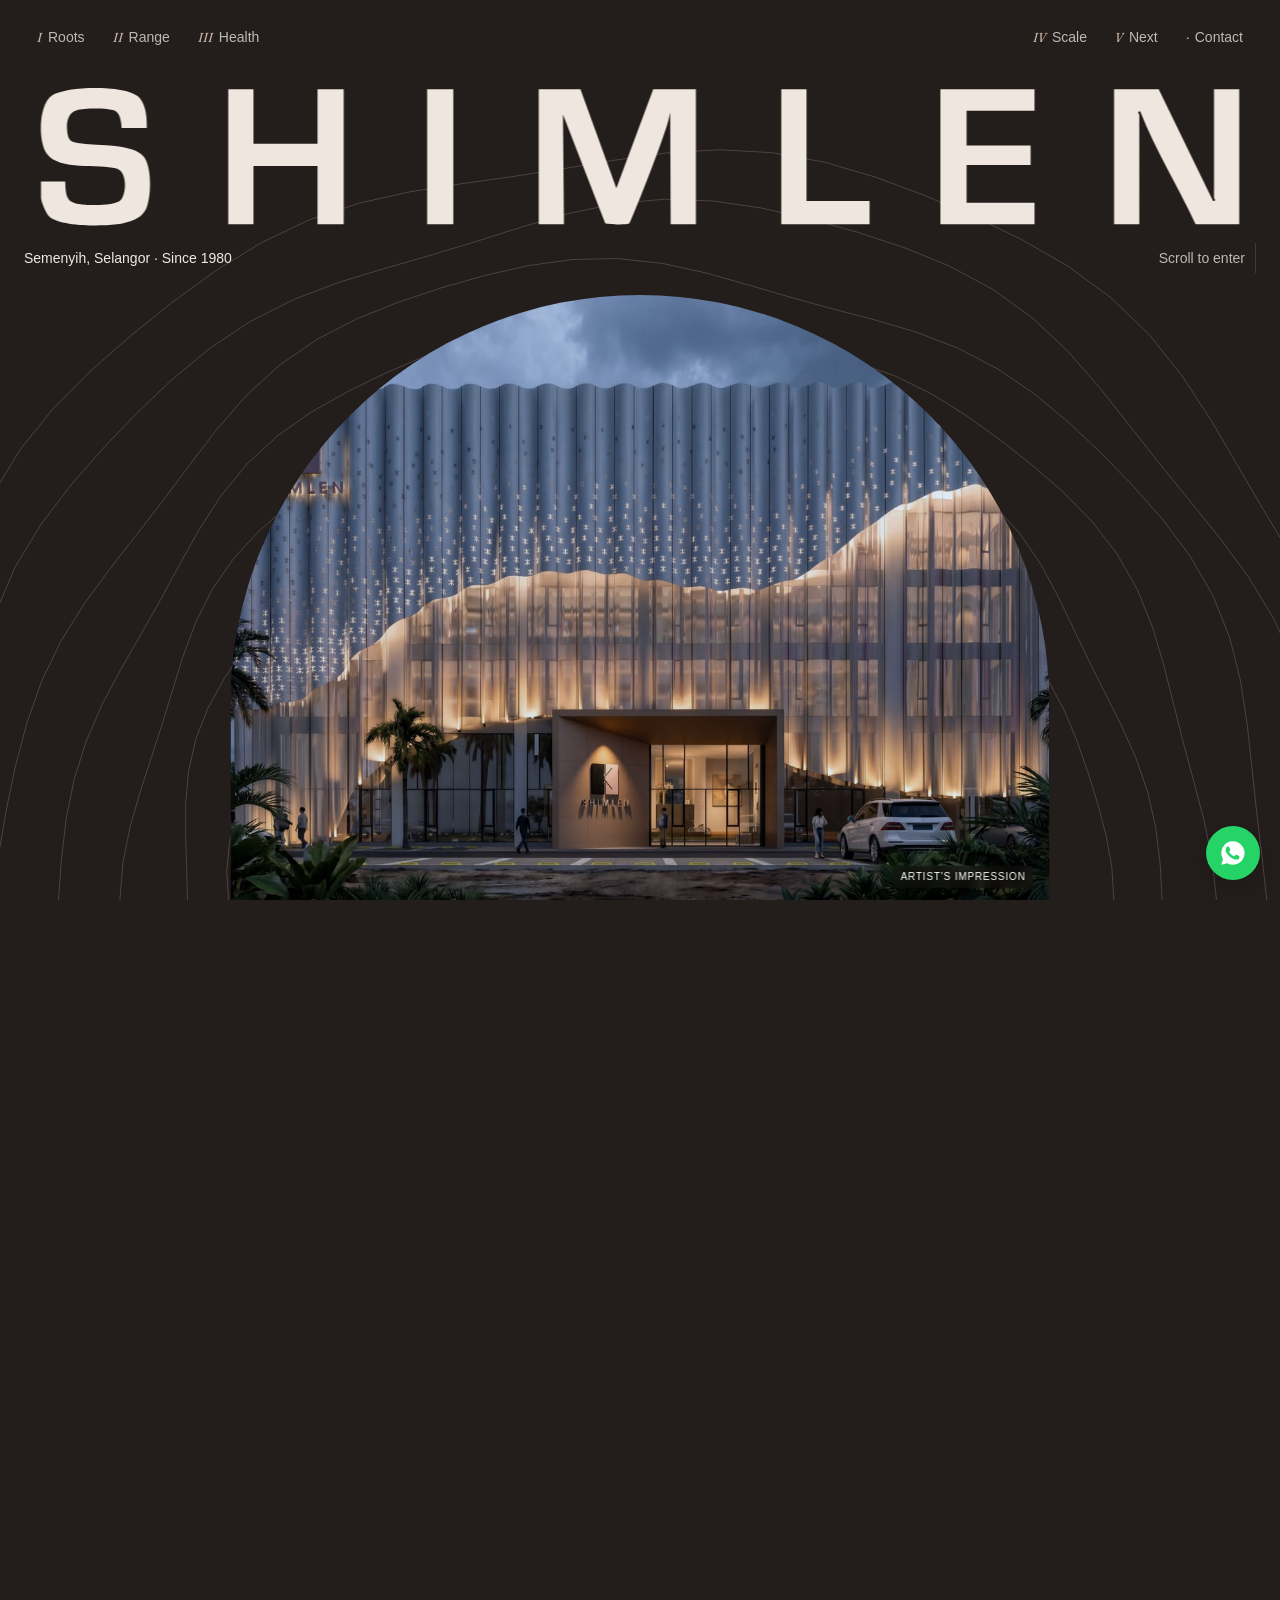
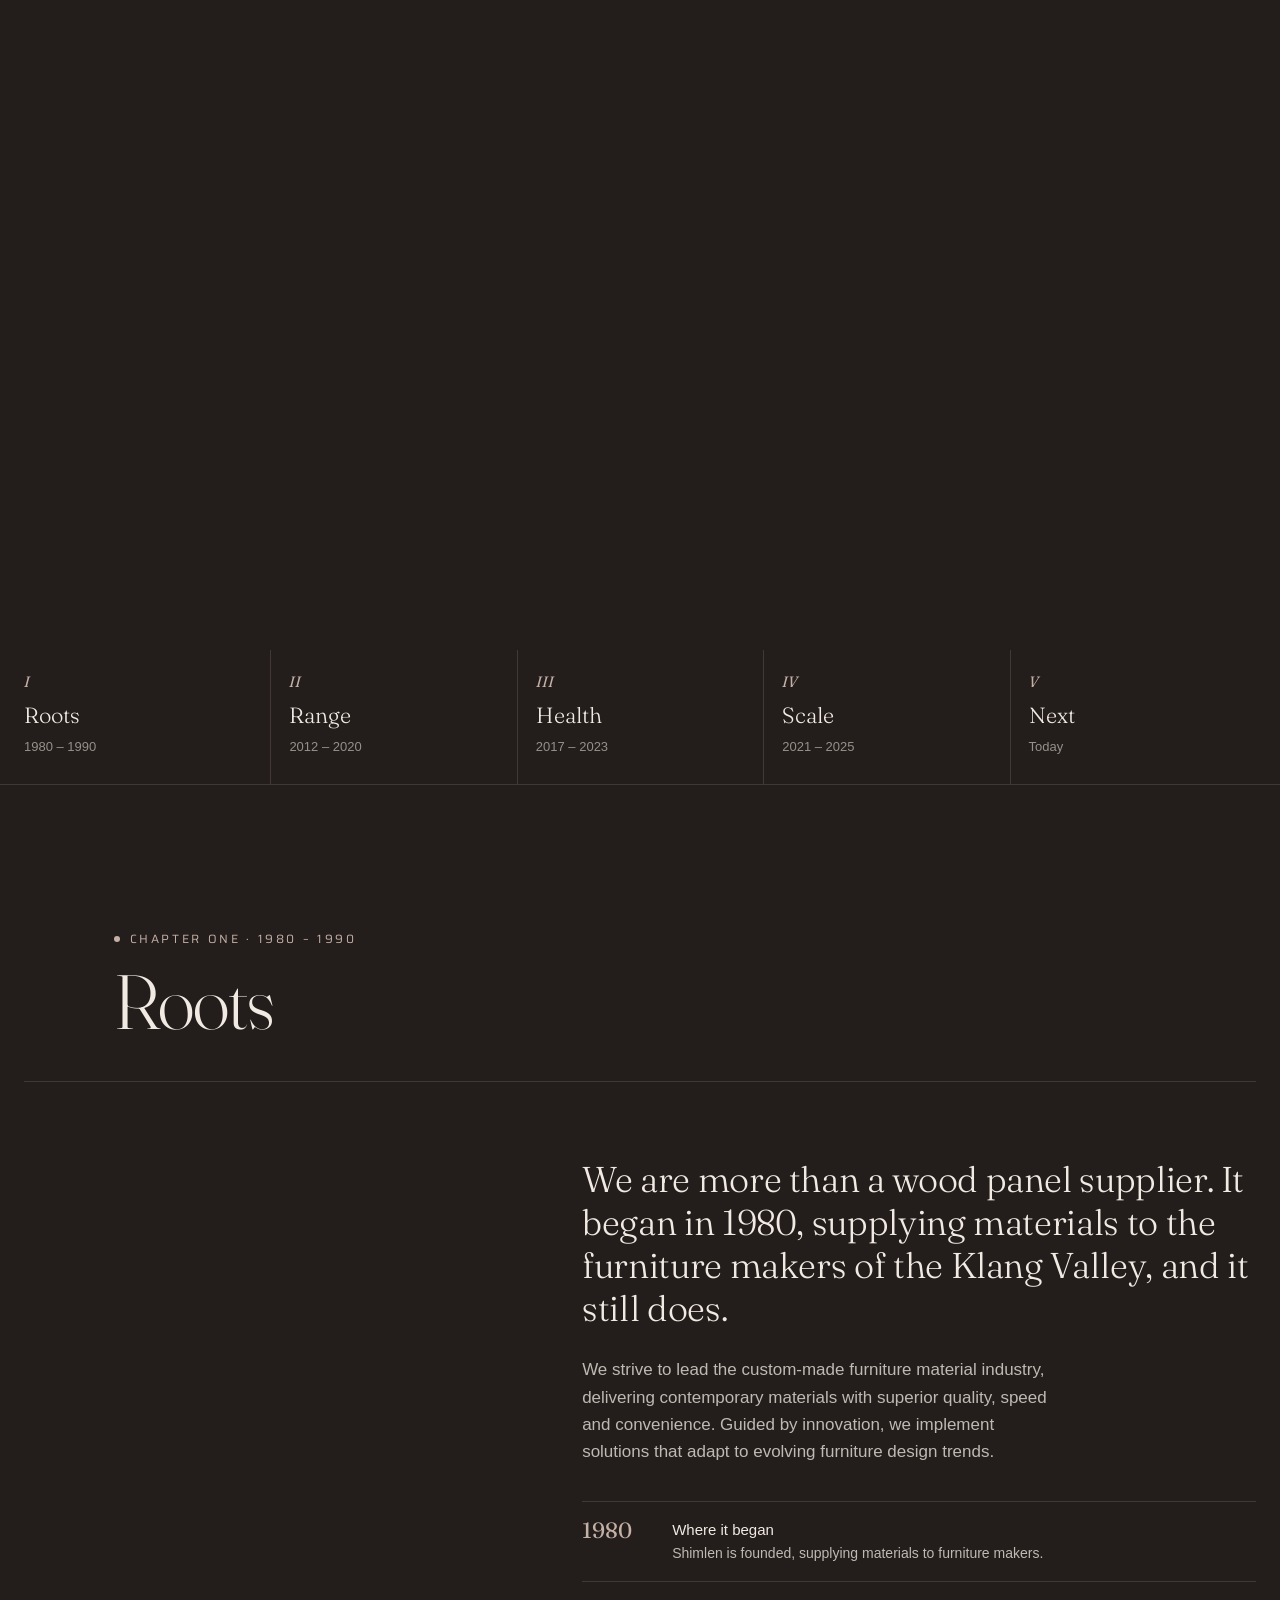
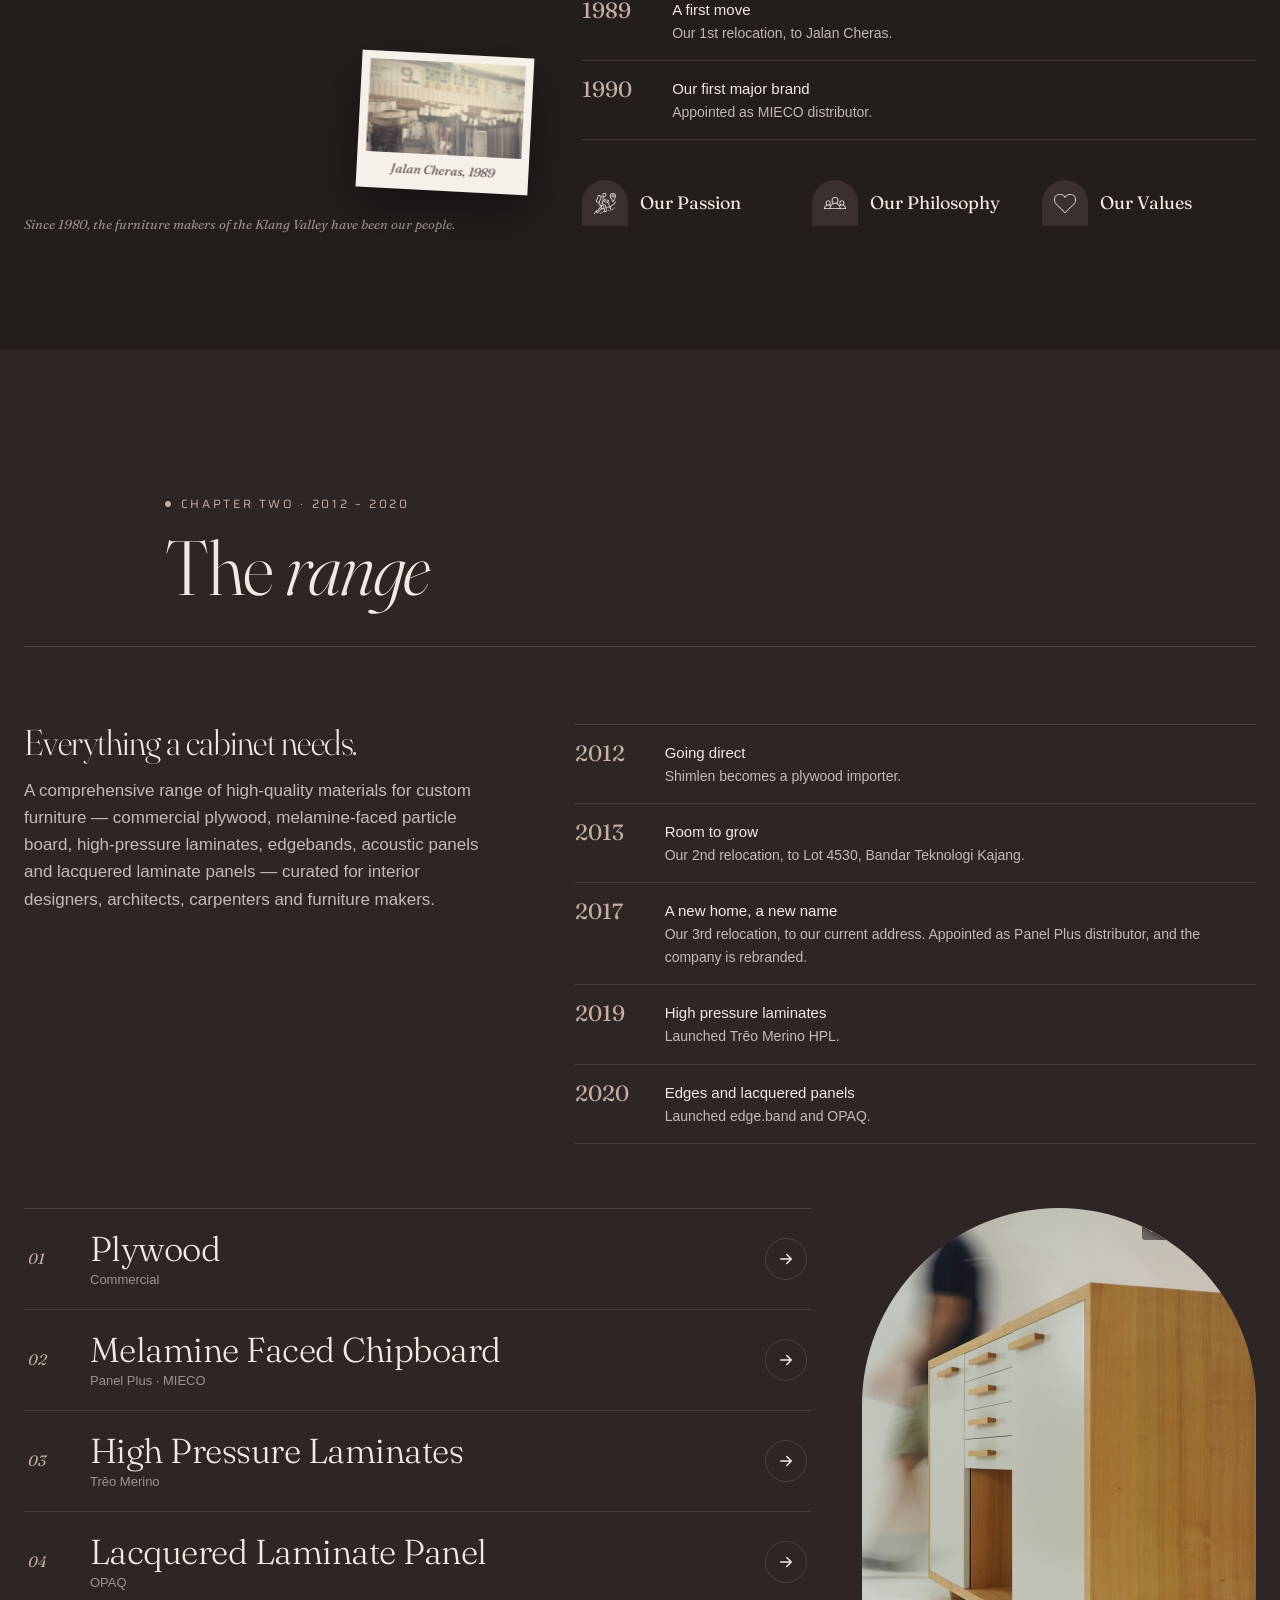
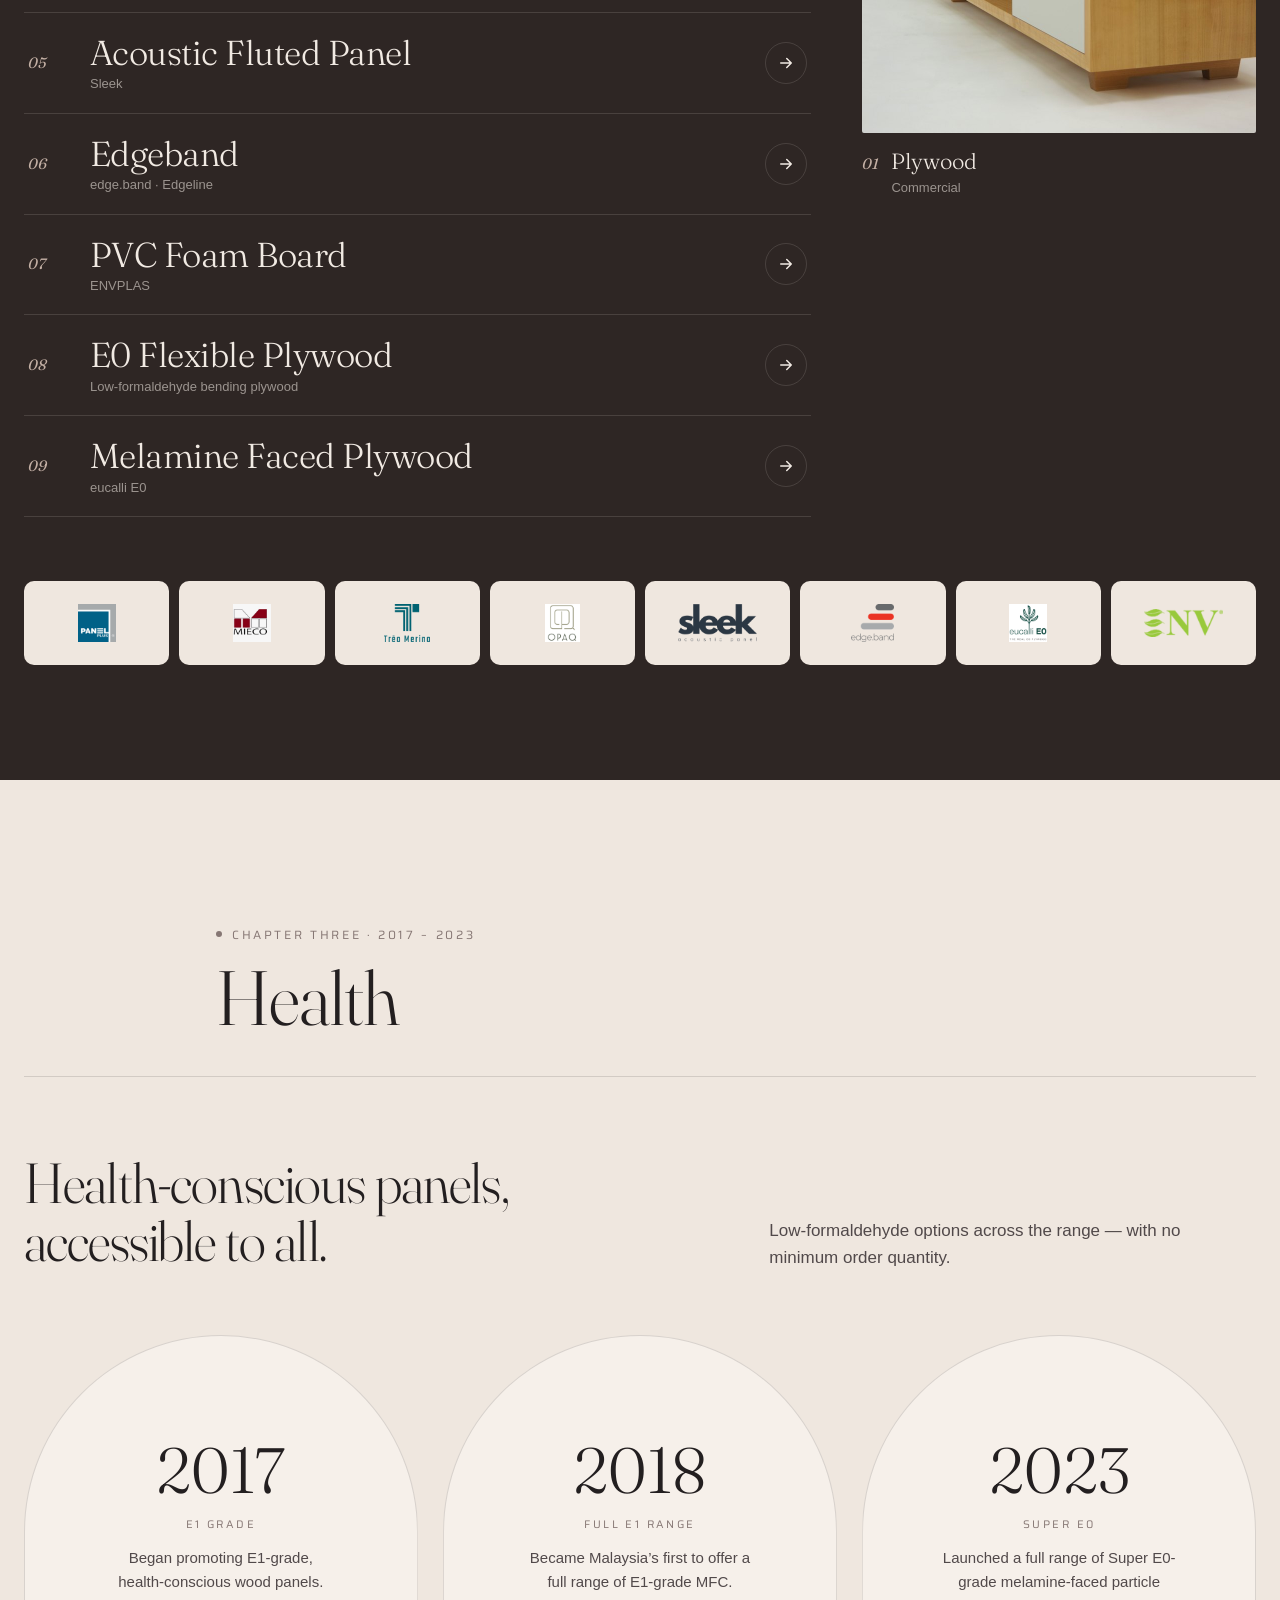
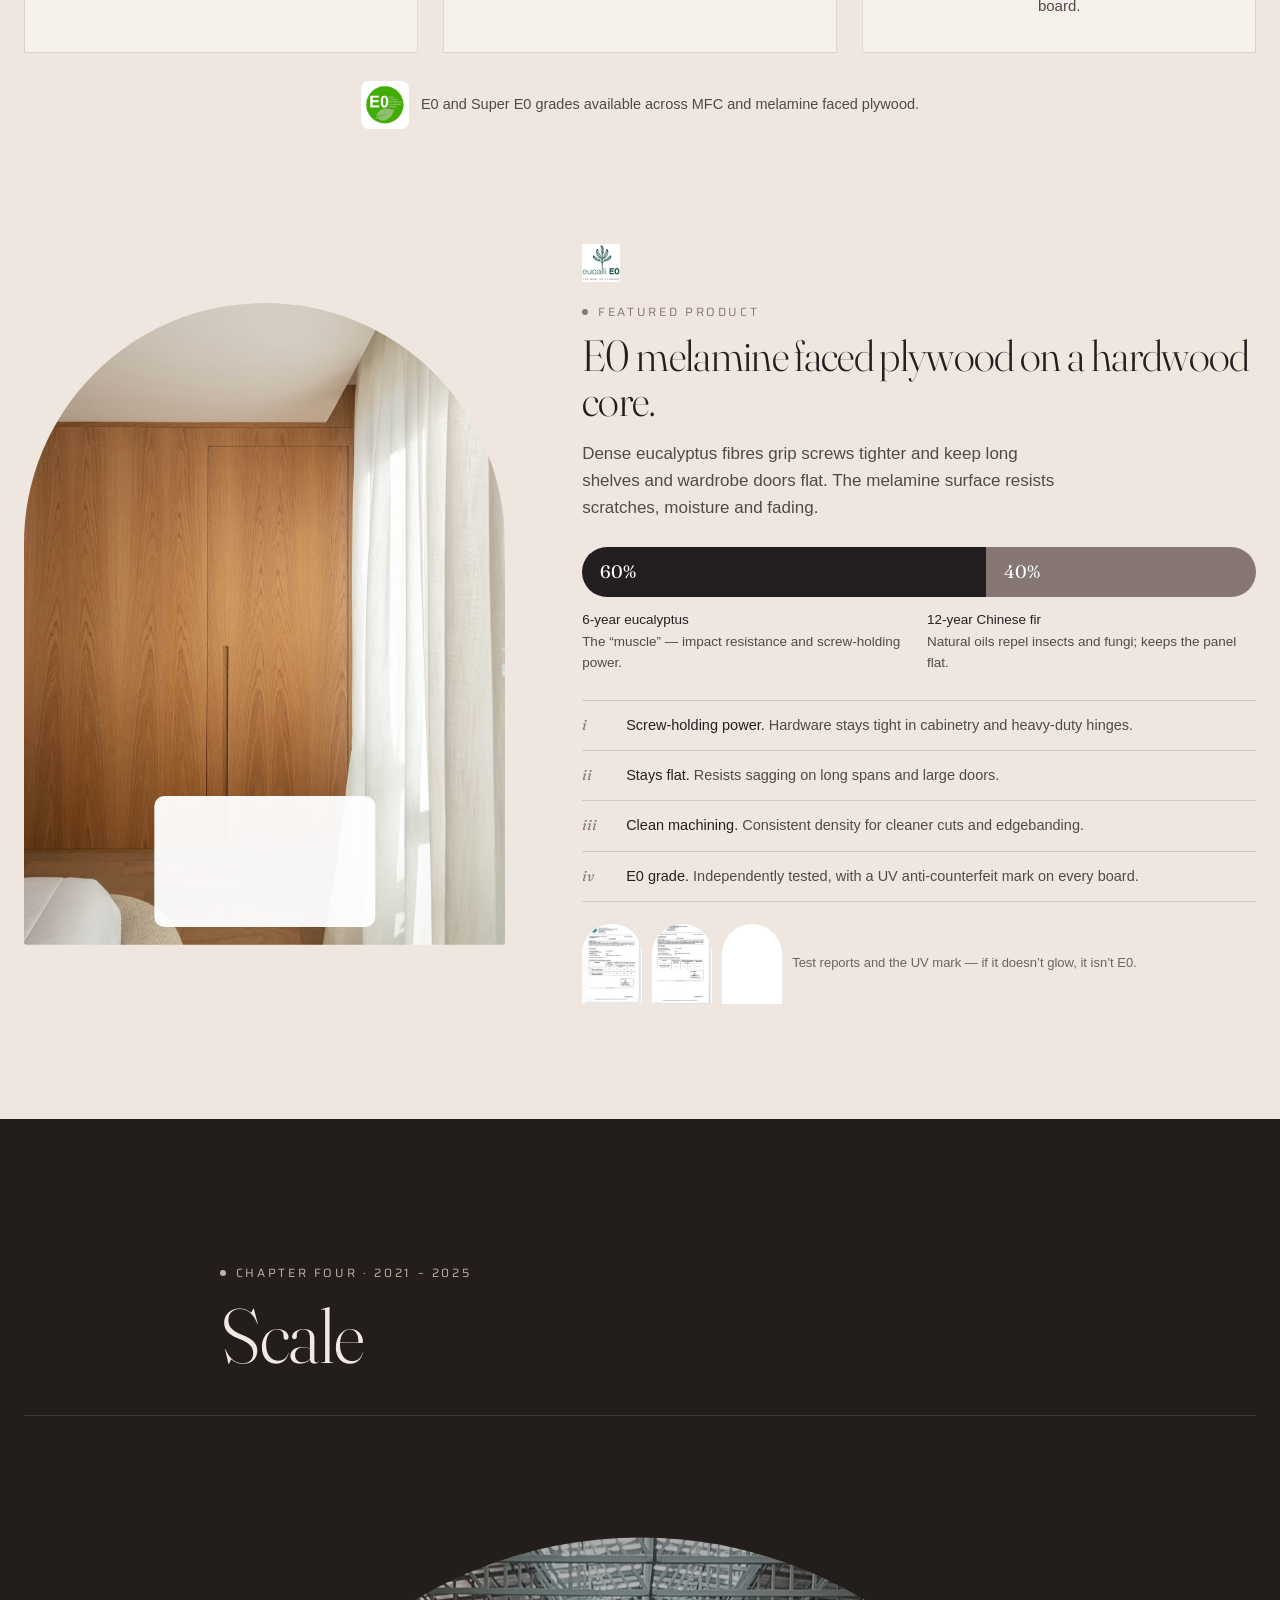
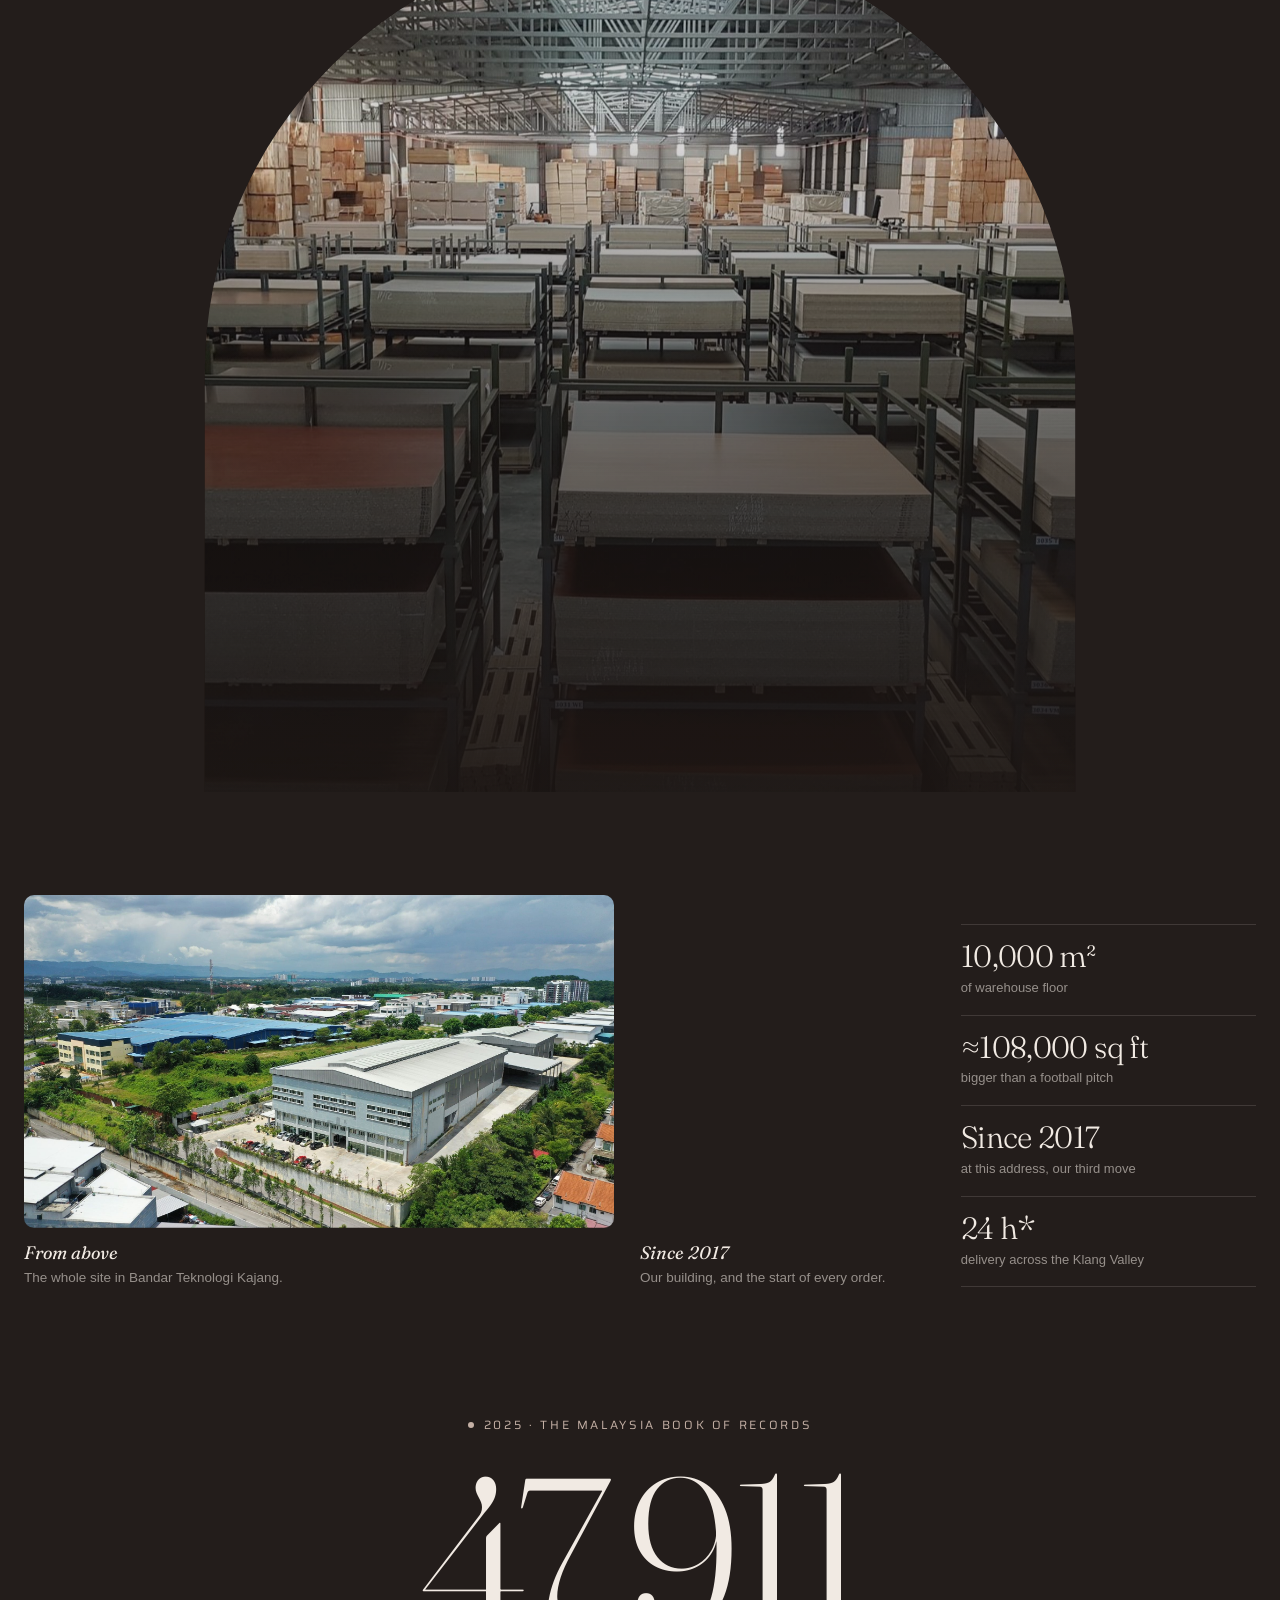
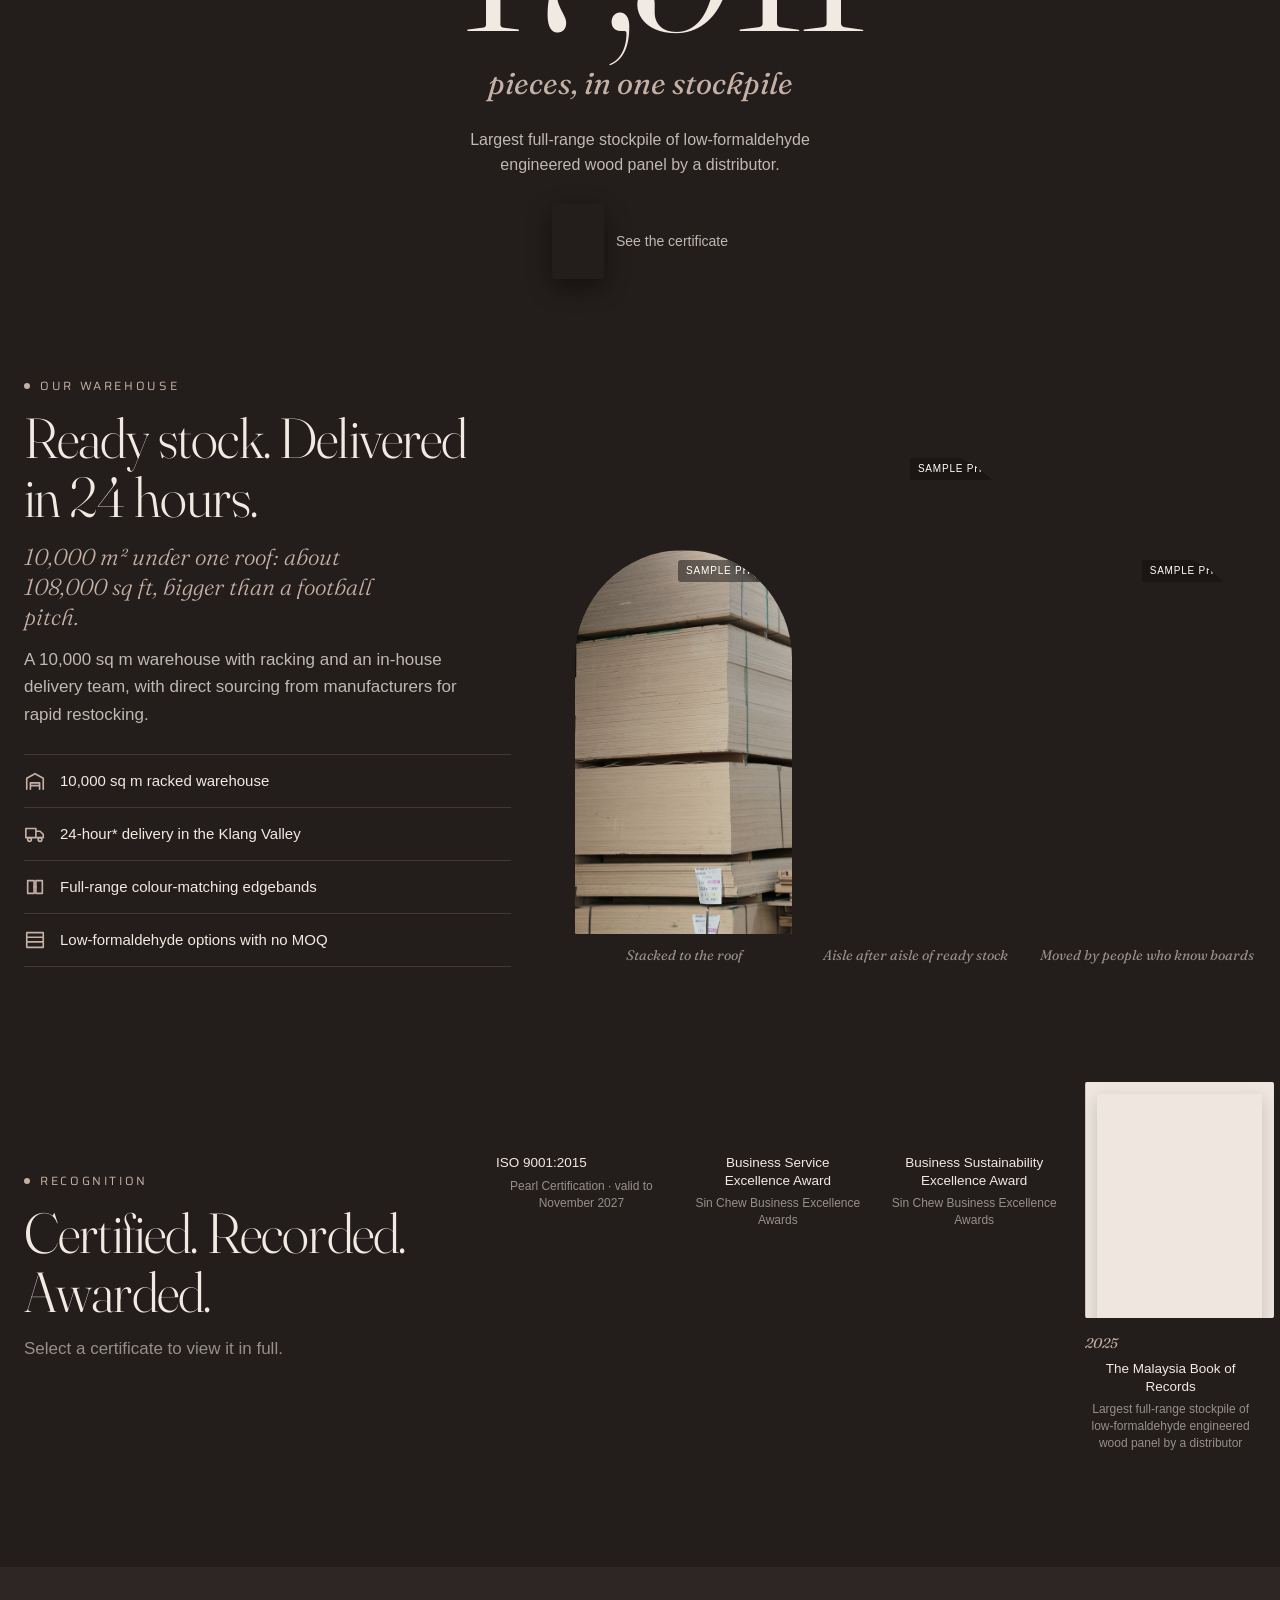
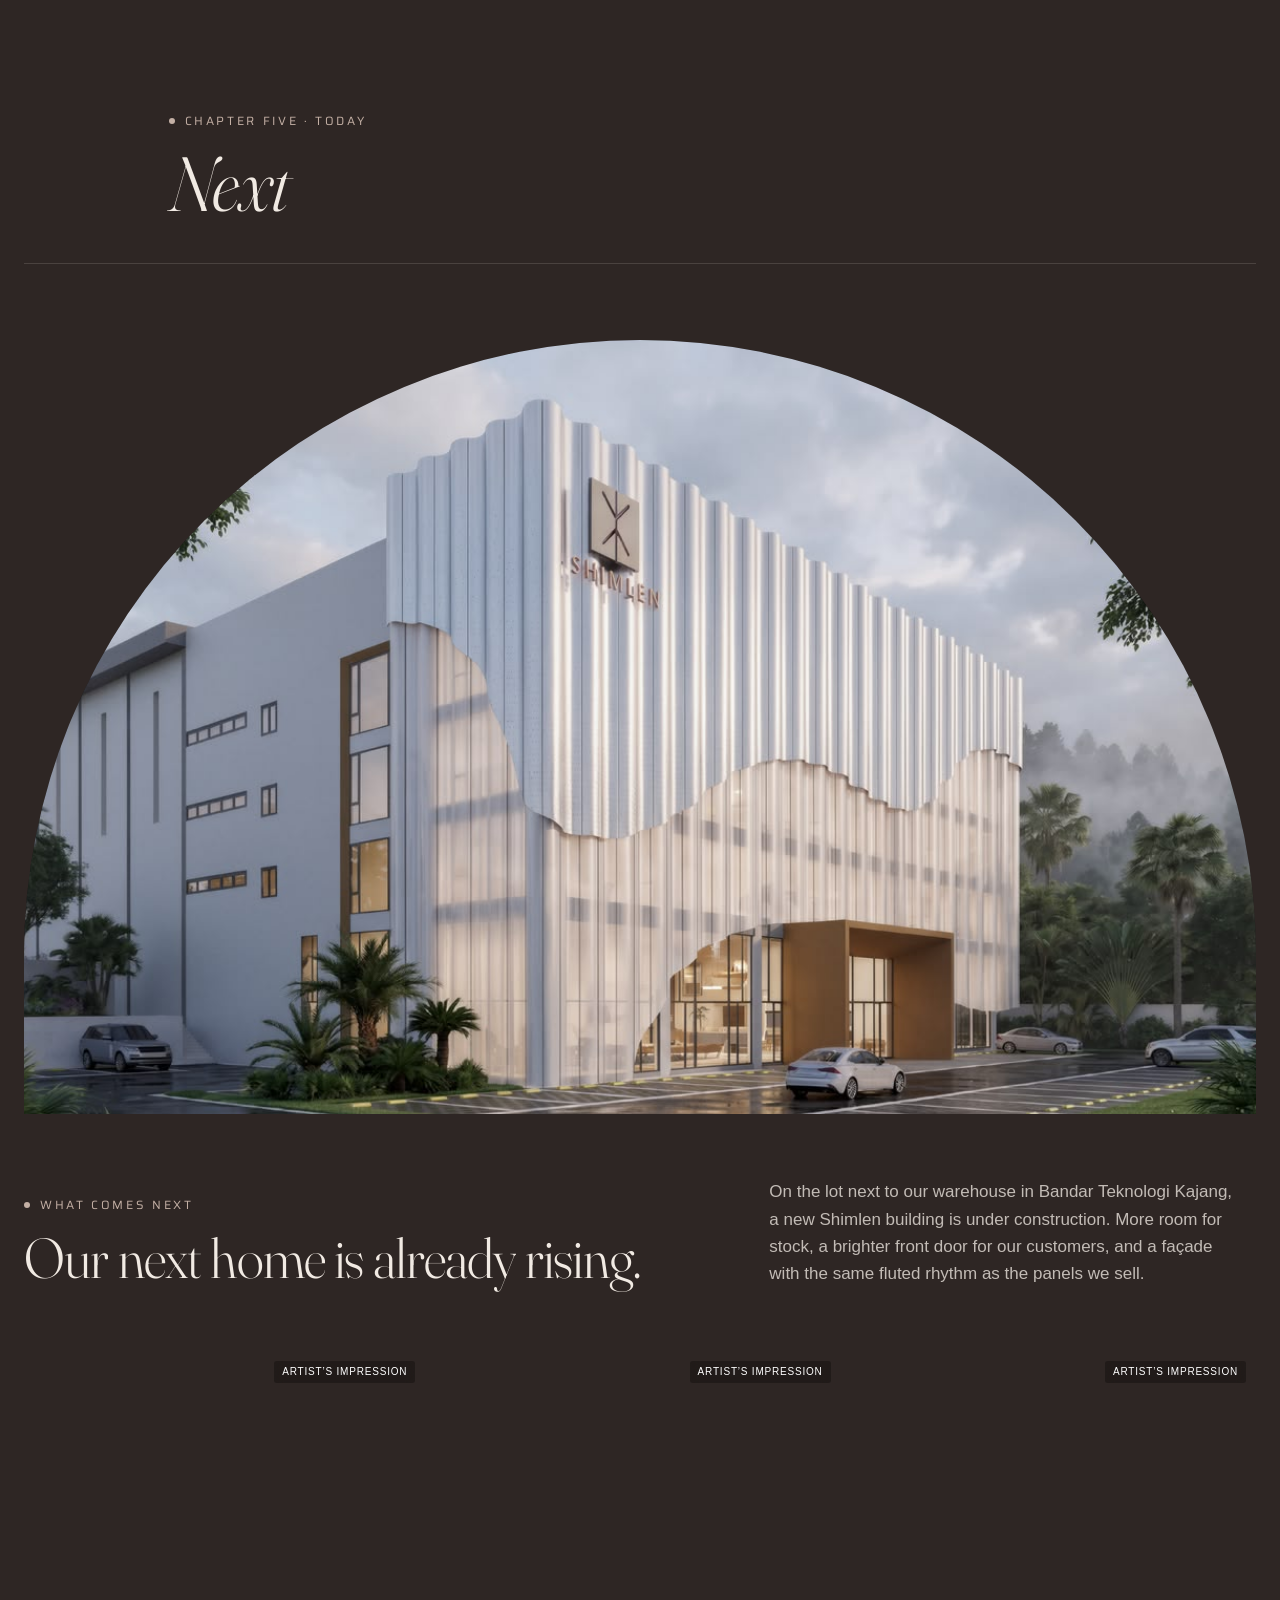
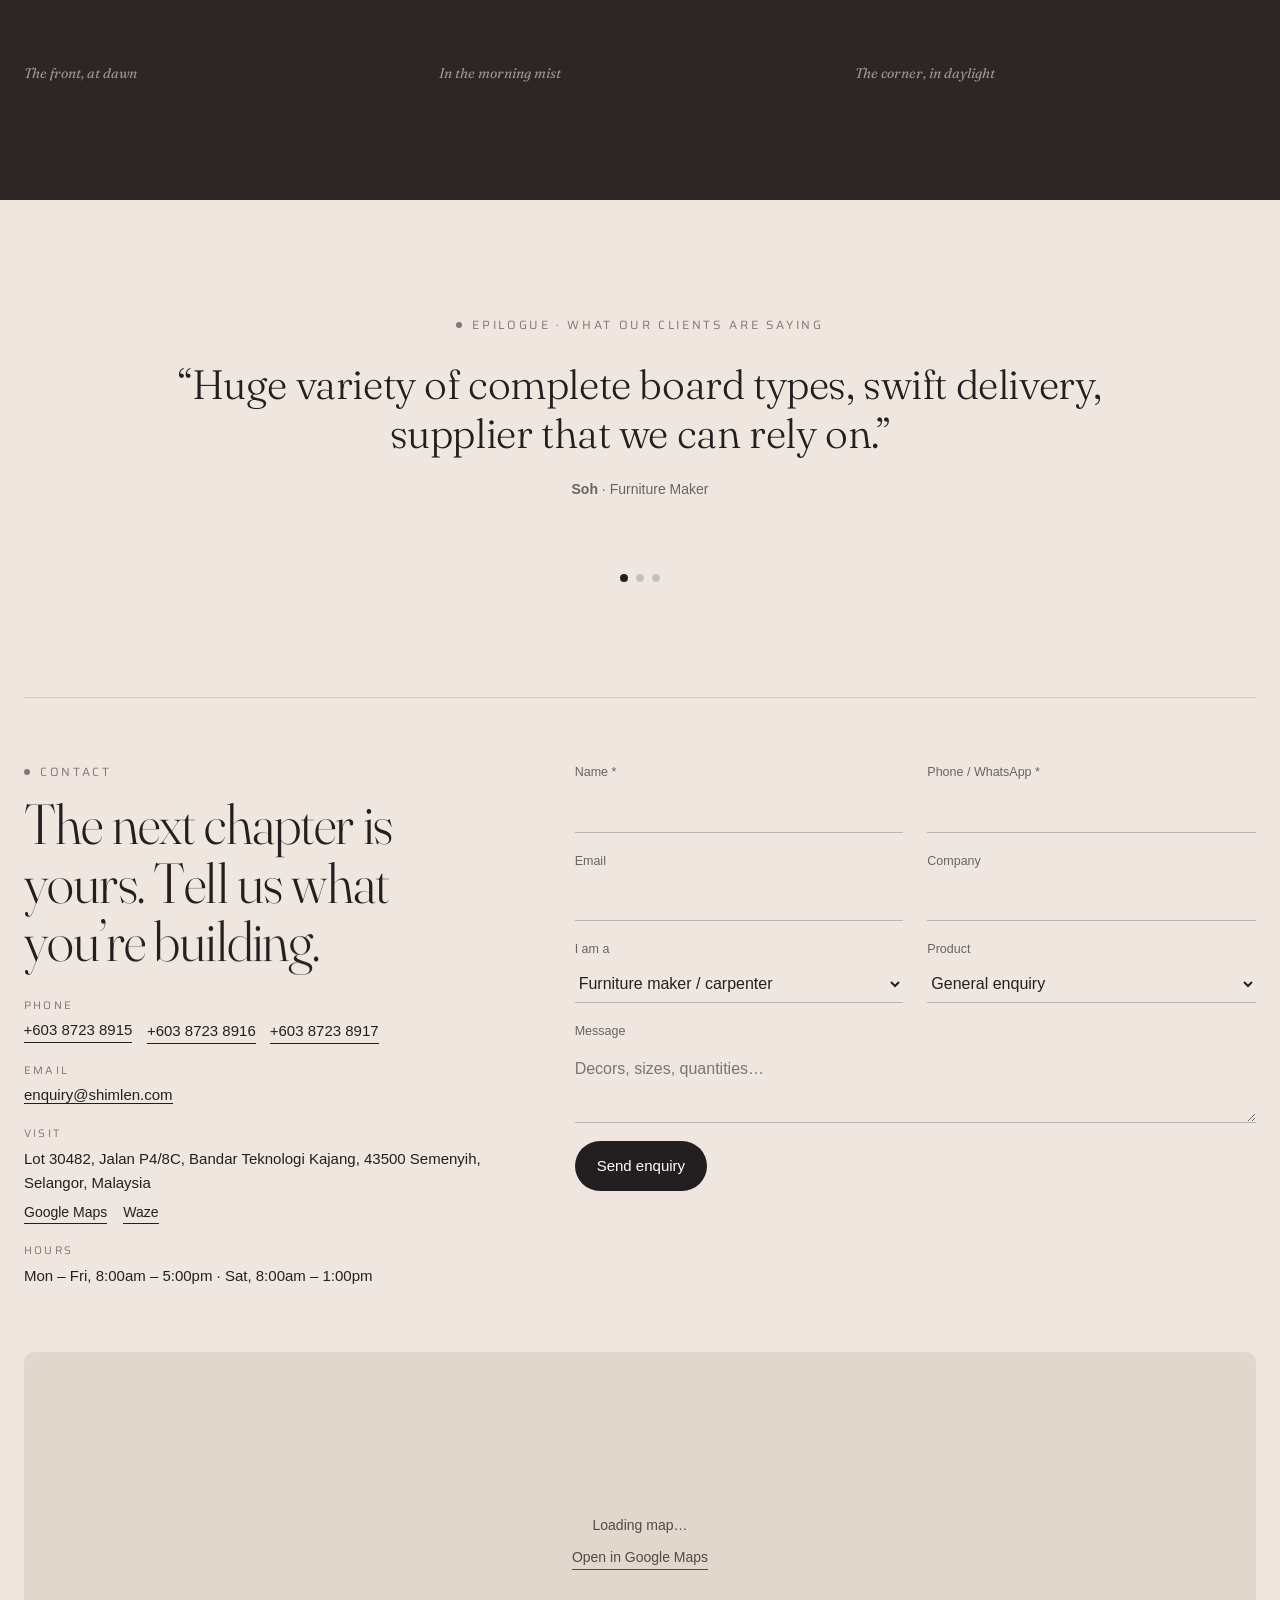
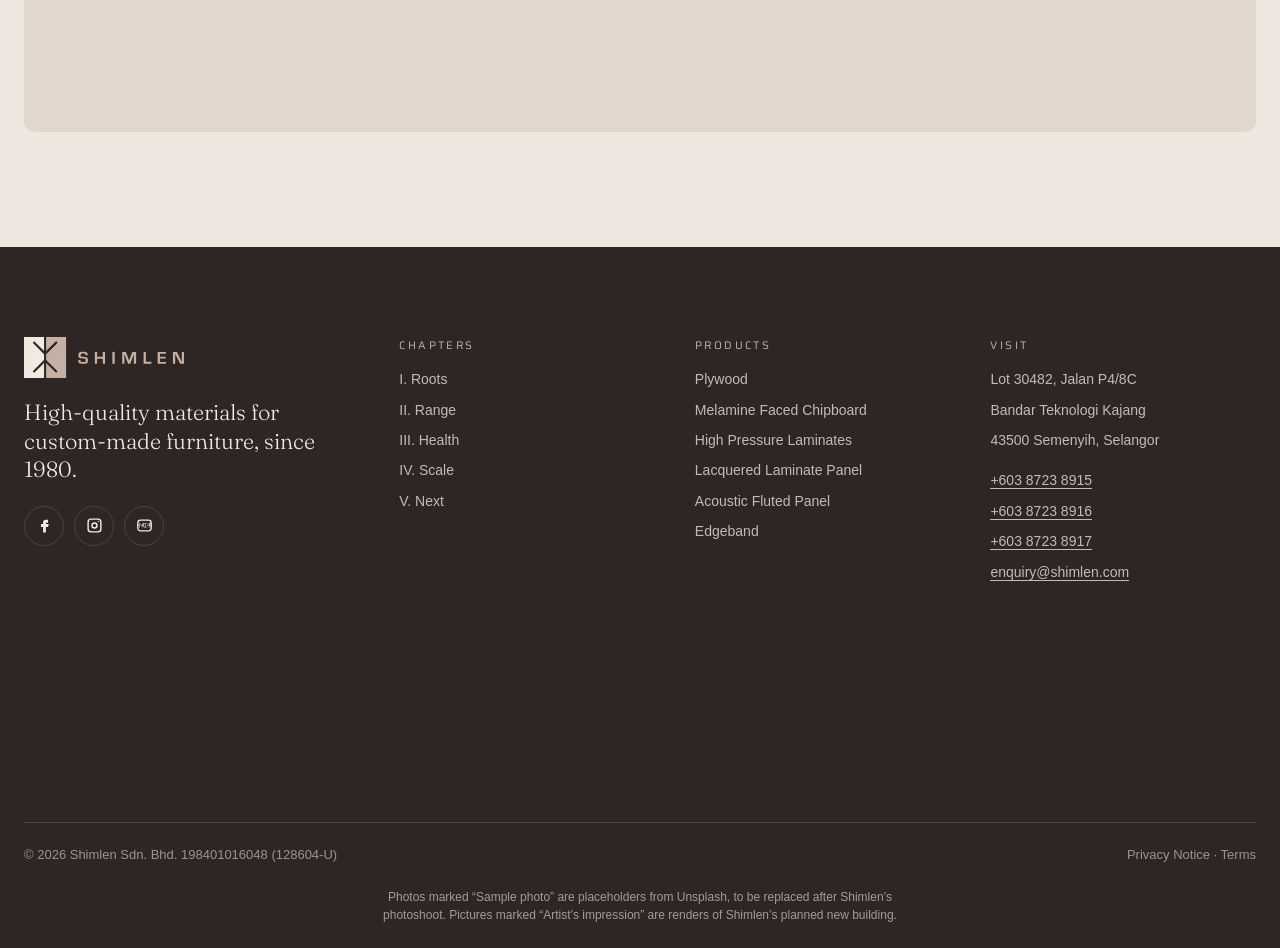
<file: revamp-2/index.html>
<!DOCTYPE html>
<html lang="en">
<head>
<meta charset="utf-8">
<meta name="viewport" content="width=device-width, initial-scale=1, viewport-fit=cover">
<title>Shimlen · Chronicle · Revamp 2</title>
<meta name="description" content="Since 1980: the boards behind Malaysia's custom-made furniture. Plywood, MFC, HPL, edgeband, acoustic and lacquered panels from Semenyih, Selangor.">
<link rel="icon" href="../img/logo-mark.svg">
<link rel="preconnect" href="https://fonts.googleapis.com"><link rel="preconnect" href="https://fonts.gstatic.com" crossorigin>
<link href="https://fonts.googleapis.com/css2?family=Fraunces:ital,opsz,wght@0,9..144,300;0,9..144,400;1,9..144,300&display=swap" rel="stylesheet">
<link rel="stylesheet" href="../shared/base.css">
<link rel="stylesheet" href="../shared/motion.css">
<link rel="stylesheet" href="../shared/rx.css">
<style>
/* Revamp 2 · Heartwood — the company told as a book in five chapters. Walnut and cream, serif type, arches.
   Roots → Range → Health → Scale → Next, each chapter opened by its numeral, with the years it covers. */
:root{--bg:#231D1B;--fg:#F1EAE3;--fg2:rgba(241,234,227,.76);--mut:rgba(241,234,227,.56);--line:rgba(241,234,227,.14);--acc:#C4B0A5;
  --cream:#EFE7DF;--ink:#231F20;--wal:#2E2624;--wal2:#3A302D;--r:10px;--hh:76px;--pad:clamp(84px,9vw,150px);
  --drawer-bg:#EFE7DF;--drawer-fg:#231F20;--drawer-line:#D9CCC3;--rxl-bg:#231D1B;--rxl-fg:#F1EAE3;--rxl-acc:#C4B0A5;--pre-bg:#231D1B;--pre-fg:#EFE7DF;--cur:#fff;--cur-fg:#231F20}
body{font-family:"Helvetica Neue",Helvetica,Arial,sans-serif}
.serif{font-family:"Fraunces",Georgia,serif;font-weight:300;letter-spacing:-.015em;line-height:1.04;font-variation-settings:"opsz" 120}
.label{font-family:Saira,sans-serif;font-size:12px;letter-spacing:.22em;text-transform:uppercase;color:var(--acc);display:flex;align-items:center;gap:10px}
.label::before{content:"";width:6px;height:6px;border-radius:50%;background:currentColor}
.h2{font-size:clamp(36px,4.4vw,64px)}
.lead{font-size:17px;color:var(--fg2);max-width:50ch}
section{position:relative;padding:var(--pad) 0}
.cream{background:var(--cream);color:var(--ink);--fg2:#51494A;--mut:#6B6262;--line:rgba(35,31,32,.14);--acc:#867774}
.wal{background:var(--wal)}
.tel{border-bottom:1px solid currentColor;white-space:nowrap}
.arch{border-radius:999px 999px var(--r) var(--r);overflow:hidden;position:relative}
.btn{display:inline-flex;align-items:center;gap:14px;font-size:15px}
.btn .ring{width:46px;height:46px;border-radius:50%;border:1px solid currentColor;display:grid;place-items:center;transition:background .35s,color .35s,transform .35s var(--ease)}
.btn .ring .ic{width:17px;height:17px}
.btn:hover .ring{background:var(--fg);color:var(--bg);transform:rotate(-45deg)}
.cream .btn:hover .ring{background:var(--ink);color:var(--cream)}
.btn-solid{background:var(--cream);color:var(--ink);padding:13px 22px;border-radius:999px}
.btn-solid:hover{background:var(--acc)}
.cream .btn-solid{background:var(--ink);color:#fff}

/* header: chapters either side, the SHIMLEN wordmark shrinks into the middle; it never hides */
#hdr{position:fixed;top:0;left:0;right:0;height:var(--hh);z-index:60;transition:background .4s,border-color .4s;border-bottom:1px solid transparent;color:var(--fg)}
#hdr.hide{transform:none}
#hdr.solid{background:rgba(35,29,27,.94);-webkit-backdrop-filter:blur(12px);backdrop-filter:blur(12px);border-color:var(--line)}
.nav{height:100%;display:grid;grid-template-columns:1fr 180px 1fr;align-items:center;gap:20px}
.nav-l,.nav-r{display:flex;gap:2px;font-size:14px}
.nav-r{justify-content:flex-end}
.nav-l a,.nav-r a{padding:8px 13px;border-radius:99px;transition:background .3s;color:var(--fg2)}
.nav-l a i,.nav-r a i{font-family:Fraunces,serif;font-style:italic;font-size:13px;color:var(--acc);margin-right:6px}
.nav-l a:hover,.nav-r a:hover,.nav a.active{background:rgba(241,234,227,.1);color:var(--fg)}
.burger{display:none;justify-self:end;width:44px;height:44px;border-radius:50%;border:1px solid var(--line);place-items:center}
.burger span{display:block;width:18px;height:1.5px;background:currentColor;margin:3px auto;transition:transform .3s}
#wm{position:fixed;left:50%;top:0;z-index:61;color:var(--cream);transform-origin:50% 0;will-change:transform,width;pointer-events:none}
#wm a{pointer-events:auto;display:block}
.menu{position:fixed;inset:0;background:var(--bg);z-index:55;padding:calc(var(--hh) + 30px) 24px 40px;display:flex;flex-direction:column;opacity:0;visibility:hidden;transition:opacity .5s,visibility .5s}
.menu a{font-family:Fraunces,serif;font-weight:300;font-size:32px;padding:10px 0;border-bottom:1px solid var(--line);display:flex;gap:14px;align-items:baseline}
.menu a i{font-size:16px;color:var(--acc);min-width:2.2em}
body.menu-open .menu{opacity:1;visibility:visible}
body.menu-open #hdr{background:var(--bg)}
body.menu-open .burger span:nth-child(1){transform:translateY(4.5px) rotate(45deg)}
body.menu-open .burger span:nth-child(2){opacity:0}
body.menu-open .burger span:nth-child(3){transform:translateY(-4.5px) rotate(-45deg)}

/* the running chapter, fixed at the left edge on wide screens */
.runner{position:fixed;left:22px;top:50%;transform:translateY(-50%);z-index:40;display:none;flex-direction:column;align-items:center;gap:14px;pointer-events:none;opacity:0;transition:opacity .5s}
.runner.on{opacity:1}
.runner .n{font-family:Fraunces,serif;font-size:22px;font-style:italic;color:var(--acc)}
.runner .t{writing-mode:vertical-rl;transform:rotate(180deg);font-family:Saira;font-size:11px;letter-spacing:.24em;text-transform:uppercase;color:var(--fg2)}
.runner .p{width:1px;height:80px;background:var(--line);position:relative;overflow:hidden}
.runner .p b{position:absolute;inset:0;background:var(--acc);transform-origin:top;transform:scaleY(var(--p,0))}
.runner.lt .t{color:#51494A}.runner.lt .p{background:rgba(35,31,32,.14)}.runner.lt .n{color:#867774}.runner.lt .p b{background:#867774}
@media (min-width:1400px){.runner{display:flex}}

/* hero: tree rings draw in, the wordmark shrinks into the navbar, the arch opens onto the new building at night */
.hero{height:250vh;padding:0}
.h-stick{position:sticky;top:0;height:100svh;overflow:hidden}
.h-arch{position:absolute;left:50%;bottom:0;transform:translateX(-50%);width:var(--aw,64vw);height:var(--ah,60vh);border-radius:var(--ar,32vw 32vw 0 0);overflow:hidden;z-index:2}
.h-arch .reel{position:absolute;inset:0}
.h-arch .shade{position:absolute;inset:0;z-index:3;background:linear-gradient(0deg,rgba(28,22,20,.94),rgba(28,22,20,.72) 32%,rgba(28,22,20,.08) 68%),linear-gradient(90deg,rgba(28,22,20,.45),rgba(28,22,20,0) 60%);opacity:var(--sh,0);pointer-events:none}
.h-arch .rnd::after{top:auto;bottom:12px;right:16px;left:auto;transform:none}
.rings{position:absolute;left:50%;bottom:0;transform:translateX(-50%);width:120vw;height:auto;z-index:1;pointer-events:none;opacity:var(--ro,1)}
.rings path{fill:none;stroke:rgba(196,176,165,.28);stroke-width:1;stroke-dasharray:var(--len);stroke-dashoffset:var(--len);animation:draw 2.6s var(--ease) forwards}
@keyframes draw{to{stroke-dashoffset:0}}
html.is-loading .rings path{animation-play-state:paused}
.h-intro{position:absolute;left:0;right:0;top:var(--it,40vh);z-index:3;display:flex;justify-content:space-between;align-items:center;font-size:14px;color:var(--fg2);opacity:var(--io,1)}
.h-intro b{font-weight:400;color:var(--fg)}
.scroll-cue{display:flex;gap:10px;align-items:center}
.scroll-cue i{width:1px;height:30px;background:var(--line);position:relative;overflow:hidden}
.scroll-cue i::after{content:"";position:absolute;left:0;top:-30px;width:1px;height:30px;background:var(--fg);animation:cue 2s var(--ease) infinite}
@keyframes cue{to{top:30px}}
.h-copy{position:absolute;left:0;right:0;bottom:clamp(40px,7vh,80px);z-index:4;pointer-events:var(--pe,none)}
.h-copy .mk{overflow:hidden;padding:.06em 0 .16em;margin:-.06em 0 -.16em}
.h-copy .mk>*{transform:translate3d(0,calc((1 - var(--m,0))*112%),0)}
.h-copy .mk+.mk{margin-top:calc(22px - .22em)}
.h-copy .row{display:grid;grid-template-columns:1.4fr 1fr;gap:40px;align-items:end}
.h-copy h1{font-size:clamp(40px,5.2vw,82px);max-width:14ch;color:#fff}
.h-copy h1 em{font-style:italic;color:var(--acc)}
.h-copy .lead{color:rgba(255,255,255,.88);margin-bottom:22px}
.h-copy .btns{display:flex;gap:26px;flex-wrap:wrap;color:#fff}
.cbar{border-bottom:1px solid var(--line)}
.cbar .contents{margin-top:0;border-top:0}
.contents{display:grid;grid-template-columns:repeat(5,1fr);border-top:1px solid var(--line);margin-top:clamp(40px,5vw,70px)}
.contents a{padding:20px 18px 26px 0;display:flex;flex-direction:column;gap:4px;transition:color .3s}
.contents a+a{padding-left:18px;border-left:1px solid var(--line)}
.contents i{font-family:Fraunces,serif;font-size:15px;color:var(--acc)}
.contents b{font-family:Fraunces,serif;font-weight:300;font-size:22px}
.contents span{font-size:13px;color:var(--mut)}
.contents a:hover b{text-decoration:underline;text-underline-offset:4px;text-decoration-thickness:1px}

/* chapter openers */
.op{display:grid;grid-template-columns:auto 1fr;gap:clamp(20px,3vw,48px);align-items:end;padding-bottom:clamp(26px,3vw,40px);border-bottom:1px solid var(--line);margin-bottom:clamp(48px,6vw,96px)}
.op .n{font-family:Fraunces,serif;font-weight:300;font-size:clamp(110px,15vw,230px);line-height:.74;color:transparent;-webkit-text-stroke:1px var(--acc);letter-spacing:-.02em}
.op .label{margin-bottom:14px}
.op h2{font-size:clamp(44px,6vw,96px)}
.op h2 em{font-style:italic}
.chron{list-style:none;border-top:1px solid var(--line)}
.chron li{display:grid;grid-template-columns:76px 1fr;gap:14px;padding:16px 0;border-bottom:1px solid var(--line)}
.chron .y{font-family:Fraunces,serif;font-size:22px;color:var(--acc);line-height:1.1}
.chron b{display:block;font-weight:500;font-size:15px}
.chron p{font-size:14px;color:var(--fg2)}

/* I · roots */
.roots{display:grid;grid-template-columns:5fr 7fr;gap:clamp(30px,6vw,110px);align-items:start}
.roots .pic{aspect-ratio:3/4}
.roots .pic img{width:100%;height:100%;object-fit:cover;filter:sepia(.35) saturate(.75) contrast(1.02)}
.rfig{position:relative;margin:0}
.print{position:absolute;right:-26px;bottom:44px;z-index:3;background:#F6F0EA;padding:8px 8px 10px;transform:rotate(3deg);box-shadow:0 18px 40px rgba(0,0,0,.4);width:172px}
.print img{width:100%;aspect-ratio:163/97;object-fit:cover;filter:sepia(.4) saturate(.8)}
.print span{display:block;font-family:Fraunces,serif;font-style:italic;font-size:12.5px;color:#51494A;margin-top:6px;text-align:center}
@media (max-width:900px){.print{right:-6px}}
.roots figcaption{font-size:13px;color:var(--mut);margin-top:14px;font-style:italic;font-family:Fraunces,serif}
.roots .big{font-family:Fraunces,serif;font-weight:300;font-size:clamp(28px,2.8vw,42px);line-height:1.2;letter-spacing:-.01em;margin-bottom:26px}
.roots .lead{margin-bottom:36px}
.pillars{display:grid;grid-template-columns:repeat(3,1fr);gap:16px;margin-top:40px}
.pillars div{display:flex;align-items:center;gap:12px;font-family:Fraunces,serif;font-size:18px}
.pillars i{width:46px;height:46px;border-radius:999px 999px 6px 6px;background:var(--wal2);display:grid;place-items:center;flex:none}
.pillars img{width:22px;height:22px;object-fit:contain}

/* II · range: a list of names; the picture follows the pointer */
.rtop{display:grid;grid-template-columns:5fr 7fr;gap:clamp(30px,5vw,90px);align-items:start;margin-bottom:clamp(44px,5vw,80px)}
.rtop .lead{margin-top:16px}
.range{display:grid;grid-template-columns:8fr 4fr;gap:clamp(30px,4vw,70px);align-items:start}
.rpv{position:sticky;top:calc(var(--hh) + 30px)}
.rpic{aspect-ratio:3/4;background:var(--wal2)}
.rpic img{position:absolute;inset:0;width:100%;height:100%;object-fit:cover;opacity:0;transform:scale(1.06);transition:opacity .6s,transform 1.2s var(--ease)}
.rpic img.on{opacity:1;transform:none}
.rcap{display:grid;grid-template-columns:auto 1fr;gap:4px 12px;margin-top:16px;align-items:baseline}
.rcap i{font-family:Fraunces,serif;font-size:15px;color:var(--acc);grid-row:span 2}
.rcap b{font-family:Fraunces,serif;font-weight:300;font-size:22px;line-height:1.15}
.rcap span{font-size:13px;color:var(--mut)}
.pidx{list-style:none;border-top:1px solid var(--line)}
.pidx button{width:100%;display:grid;grid-template-columns:44px 1fr auto;gap:18px;align-items:center;text-align:left;padding:22px 4px;border-bottom:1px solid var(--line);transition:padding .5s var(--ease),color .3s}
.pidx .no{font-family:Fraunces,serif;font-style:italic;font-size:15px;color:var(--acc)}
.pidx .nm{font-family:Fraunces,serif;font-weight:300;font-size:clamp(26px,2.7vw,42px);line-height:1.05;letter-spacing:-.015em}
.pidx .br{display:block;font-family:"Helvetica Neue",sans-serif;font-size:13px;color:var(--mut);letter-spacing:0;margin-top:6px}
.pidx .ring{width:42px;height:42px;border-radius:50%;border:1px solid var(--line);display:grid;place-items:center;transition:background .35s,color .35s,transform .35s var(--ease)}
.pidx .th{display:none}
.pidx button:hover,.pidx button.on{padding-left:16px}
.pidx button.on .nm{color:var(--fg)}
.pidx button:hover .ring{background:var(--fg);color:var(--bg);transform:rotate(-45deg);border-color:var(--fg)}
.logos{display:grid;grid-template-columns:repeat(8,1fr);gap:10px;margin-top:clamp(48px,5vw,80px)}
.logos div{background:var(--cream);border-radius:var(--r);height:84px;display:grid;place-items:center;padding:12px}
.logos img{max-height:38px;max-width:100%;width:auto;object-fit:contain}
.logos img.sm{max-height:28px}

/* III · health (cream) */
.arches{display:grid;grid-template-columns:repeat(3,1fr);gap:clamp(14px,2vw,28px)}
.ah{border:1px solid var(--line);border-radius:999px 999px var(--r) var(--r);padding:clamp(70px,8vw,120px) clamp(20px,2.4vw,34px) 34px;text-align:center;background:#F6F0EA}
.ah .y{font-family:Fraunces,serif;font-weight:300;font-size:clamp(46px,5vw,76px);line-height:1}
.ah .k{font-family:Saira;font-size:11px;letter-spacing:.22em;text-transform:uppercase;color:var(--acc);margin:14px 0 12px}
.ah p{font-size:15px;color:var(--fg2);max-width:28ch;margin:0 auto}
.lfh{display:grid;grid-template-columns:7fr 5fr;gap:clamp(30px,5vw,90px);align-items:end;margin-bottom:clamp(40px,5vw,70px)}
.lf-note{display:flex;align-items:center;justify-content:center;gap:12px;margin-top:28px;font-size:14.5px;color:var(--fg2);text-align:center}
.lf-note img{width:48px;border-radius:8px;background:#fff;padding:4px}
.euc{display:grid;grid-template-columns:5fr 7fr;gap:clamp(30px,6vw,110px);align-items:center;margin-top:clamp(80px,9vw,150px)}
.euc .pic{aspect-ratio:3/4}
.euc .pic>img{width:100%;height:100%;object-fit:cover}
.euc .lay{position:absolute;left:50%;bottom:18px;transform:translateX(-50%);width:46%;background:rgba(255,255,255,.95);border-radius:var(--r);padding:8px;z-index:3;cursor:zoom-in}
.euc-logo{height:38px;width:auto;margin-bottom:20px}
.euc .h2{font-size:clamp(32px,3.4vw,50px);margin:12px 0 16px}
.bar{display:flex;height:50px;border-radius:999px;overflow:hidden;font-family:Fraunces,serif;font-size:18px;color:#fff;background:#E2D7CD;margin-top:26px}
.bar>div{display:flex;align-items:center;padding-left:18px;width:0;transition:width 1.1s var(--ease)}
.bar>div:first-child{background:var(--ink)}.bar>div:last-child{background:#867774}
.bar.in>div:first-child{width:60%}.bar.in>div:last-child{width:40%}
.legend{display:grid;grid-template-columns:1fr 1fr;gap:16px;margin-top:12px;font-size:13.5px;color:var(--fg2)}
.legend b{display:block;color:var(--ink);font-weight:500}
.feats{list-style:none;counter-reset:f;margin-top:26px;border-top:1px solid var(--line)}
.feats li{display:grid;grid-template-columns:34px 1fr;gap:10px;padding:13px 0;border-bottom:1px solid var(--line);font-size:14.5px;color:var(--fg2)}
.feats li::before{counter-increment:f;content:counter(f,lower-roman);font-family:Fraunces,serif;font-style:italic;color:var(--acc)}
.feats b{color:var(--ink);font-weight:500}
.proof{display:flex;gap:10px;margin-top:22px;align-items:center;flex-wrap:wrap}
.proof button{width:60px;aspect-ratio:3/4;border-radius:999px 999px 4px 4px;overflow:hidden;background:#fff;transition:transform .3s}
.proof button:hover{transform:translateY(-3px)}
.proof img{width:100%;height:100%;object-fit:cover}
.proof small{flex:1;min-width:160px;font-size:13px;color:var(--mut)}

/* IV · scale: Shimlen's own warehouse, in its own photographs */
.grand{position:relative;width:100vw;margin-left:calc(50% - 50vw);height:clamp(560px,100svh,1000px);overflow:hidden;margin-bottom:clamp(18px,2vw,30px);background:#1c1614}
.grand>img{position:absolute;inset:0;width:100%;height:100%;object-fit:cover;object-position:50% 40%;will-change:transform}
.grand::after{content:"";position:absolute;inset:0;z-index:1;background:linear-gradient(0deg,rgba(28,22,20,.94),rgba(28,22,20,.62) 42%,rgba(28,22,20,.14) 74%,rgba(28,22,20,.4));pointer-events:none}
.g-copy{position:absolute;left:0;right:0;bottom:clamp(30px,5vw,72px);z-index:2;color:#fff}
.g-copy .label{color:#E2D3C8}
.g-n{font-family:Fraunces,serif;font-weight:300;font-size:clamp(96px,19vw,320px);line-height:.82;letter-spacing:-.045em;margin:20px 0 14px;font-variant-numeric:lining-nums tabular-nums;white-space:nowrap}
.g-n small{font-size:.24em;font-style:italic;letter-spacing:0;color:#E2D3C8;margin-left:.1em}
.g-copy p{font-family:Fraunces,serif;font-style:italic;font-weight:300;font-size:clamp(19px,2vw,30px);max-width:34ch;line-height:1.25;color:rgba(255,255,255,.92)}
.g-row{display:grid;grid-template-columns:6fr 3fr 3fr;gap:clamp(14px,2vw,28px);align-items:end;margin-bottom:clamp(90px,10vw,160px)}
.g-row figure{margin:0}
.g-row .im{height:clamp(240px,26vw,420px);border-radius:var(--r);overflow:hidden}
.g-row .arch{height:clamp(300px,32vw,520px)}
.g-row img{width:100%;height:100%;object-fit:cover}
.g-row figcaption{font-size:13.5px;color:var(--mut);margin-top:12px;line-height:1.45;max-width:40ch}
.g-row figcaption b{display:block;font-family:Fraunces,serif;font-weight:400;font-style:italic;font-size:18px;color:var(--fg);margin-bottom:2px}
.g-facts{margin:0;border-top:1px solid var(--line)}
.g-facts div{padding:16px 0;border-bottom:1px solid var(--line)}
.g-facts dt{font-family:Fraunces,serif;font-weight:300;font-size:clamp(26px,2.4vw,38px);line-height:1;letter-spacing:-.02em}
.g-facts dd{font-size:13px;color:var(--mut);margin:6px 0 0}
@media (max-width:900px){.g-row{grid-template-columns:1fr 1fr}.g-row figure:first-child{grid-column:1/-1}.g-facts{grid-column:1/-1}.g-facts{display:grid;grid-template-columns:1fr 1fr;column-gap:20px}}
@media (max-width:560px){.g-n{font-size:clamp(64px,21vw,96px)}.g-row{grid-template-columns:1fr}.g-row .arch{height:380px}.g-facts{grid-template-columns:1fr 1fr}}

/* IV · scale and record */
.record{text-align:center;padding-bottom:clamp(60px,7vw,110px)}
.record .big{font-family:Fraunces,serif;font-weight:300;font-size:clamp(90px,17vw,260px);line-height:.85;letter-spacing:-.04em}
.record .u{font-family:Fraunces,serif;font-style:italic;font-size:clamp(22px,2.4vw,34px);color:var(--acc);margin-top:14px}
.record p{max-width:46ch;margin:18px auto 0;color:var(--fg2)}
.record .crt{display:inline-flex;align-items:center;gap:12px;margin-top:26px;font-size:14px;color:var(--fg2)}
.record .crt img{width:52px;border-radius:4px;box-shadow:0 8px 24px rgba(0,0,0,.4)}
.record .crt:hover span{color:var(--fg);text-decoration:underline}
.wh{display:grid;grid-template-columns:5fr 7fr;gap:clamp(30px,5vw,90px);align-items:end}
.wh .h2{margin:14px 0 16px}
.wh .sq{font-family:Fraunces,serif;font-style:italic;font-weight:300;font-size:clamp(20px,1.8vw,26px);line-height:1.3;color:var(--acc);margin-bottom:14px;max-width:26ch}
.wh ul{list-style:none;margin-top:26px;border-top:1px solid var(--line)}
.wh li{display:flex;gap:14px;align-items:center;padding:14px 0;border-bottom:1px solid var(--line);font-size:15px}
.wh li .ic{color:var(--acc);width:22px;height:22px}
.trip{display:grid;grid-template-columns:1fr 1fr 1fr;gap:14px;align-items:end}
.trip figure{margin:0}
.trip .arch{height:clamp(260px,30vw,460px)}
.trip figure:nth-child(2) .arch{height:clamp(320px,38vw,560px)}
.trip img{width:100%;height:100%;object-fit:cover;filter:saturate(.7) sepia(.12)}
.trip figcaption{font-family:Fraunces,serif;font-style:italic;font-size:14px;color:var(--mut);margin-top:10px;text-align:center}
.recog{display:grid;grid-template-columns:4fr 8fr;gap:clamp(30px,5vw,80px);align-items:center;margin-top:clamp(80px,9vw,140px)}
.wall{display:grid;grid-template-columns:repeat(4,minmax(0,1fr));gap:clamp(18px,2vw,30px);max-width:760px;justify-self:end;width:100%}
.frm{display:flex;flex-direction:column;gap:6px;text-align:center}
.frm .mat{background:var(--cream);padding:12px;border-radius:2px;box-shadow:0 0 0 6px var(--wal2),0 0 0 7px rgba(196,176,165,.35);margin-bottom:8px;aspect-ratio:4/5;display:grid;place-items:center;transition:transform .5s var(--ease)}
.frm:hover .mat{transform:translateY(-4px)}
.frm .mat img{max-width:100%;max-height:100%;object-fit:contain;box-shadow:0 6px 16px rgba(0,0,0,.18)}
.frm .yr{font-family:Fraunces,serif;font-style:italic;font-size:14px;color:var(--acc)}
.frm b{font-weight:500;font-size:13.5px;line-height:1.3}
.frm span{font-size:12px;color:var(--mut);line-height:1.4}

/* V · next */
.nx{padding-bottom:0}
.nx-pic{position:relative;margin:0 auto;height:clamp(460px,86svh,860px);overflow:hidden;border-radius:999px 999px 0 0;width:min(820px,100%)}
.nx-pic .reel{position:absolute;inset:0}
.nx-copy{display:grid;grid-template-columns:7fr 5fr;gap:clamp(30px,5vw,90px);align-items:end;margin-top:clamp(40px,5vw,70px)}
.nx-copy .h2{margin-top:14px}
.views{display:grid;grid-template-columns:repeat(3,1fr);gap:14px;margin-top:clamp(40px,5vw,70px)}
.views figure{margin:0}
.views .im{aspect-ratio:4/3;border-radius:var(--r);overflow:hidden;position:relative}
.views img{width:100%;height:100%;object-fit:cover}
.views figcaption{font-family:Fraunces,serif;font-style:italic;font-size:14px;color:var(--mut);margin-top:10px}

/* epilogue */
.epi-q{text-align:center;max-width:1000px;margin:0 auto}
.q blockquote{font-family:Fraunces,serif;font-weight:300;font-size:clamp(28px,3.2vw,48px);line-height:1.2;letter-spacing:-.01em}
.q cite{display:block;font-style:normal;margin-top:20px;font-size:14px;color:var(--mut)}
.q-dots{display:flex;gap:8px;justify-content:center;margin-top:24px}
.q-dots button{width:8px;height:8px;border-radius:50%;background:rgba(35,31,32,.2)}
.q-dots button.on{background:var(--ink)}
.ct{display:grid;grid-template-columns:5fr 7fr;gap:clamp(30px,5vw,90px);margin-top:clamp(80px,9vw,140px);padding-top:clamp(40px,5vw,70px);border-top:1px solid var(--line)}
.ct .h2{margin:14px 0 26px}
.ct dl{display:grid;gap:18px;font-size:15px}
.ct dt{font-family:Saira;font-size:11px;letter-spacing:.2em;text-transform:uppercase;color:var(--acc);margin-bottom:4px}
.ct .tels{display:flex;flex-wrap:wrap;gap:4px 14px}
.links{display:flex;gap:16px;margin-top:6px;font-size:14px}
.links a{border-bottom:1px solid currentColor}
form{display:grid;grid-template-columns:1fr 1fr;gap:18px 24px;align-content:start}
.field label{font-size:12.5px;color:var(--mut)}
.field input,.field select,.field textarea{border:0;border-bottom:1px solid rgba(35,31,32,.25);background:none;padding:9px 0;border-radius:0;outline:none;font-size:16px}
.field input:focus,.field select:focus,.field textarea:focus{border-color:var(--ink)}
.field textarea{min-height:76px;resize:vertical}
.full{grid-column:1/-1}
.sent{grid-column:1/-1;background:#E2D7CD;padding:12px 14px;border-radius:var(--r);font-size:14px}
.map{position:relative;height:380px;border-radius:var(--r);overflow:hidden;background:#E2D7CD;margin-top:clamp(40px,5vw,70px)}
.map-ph{position:absolute;inset:0;display:grid;place-items:center;align-content:center;gap:10px;color:#51494A;font-size:14px}
.map-ph a{border-bottom:1px solid}

/* footer */
footer{background:var(--wal);padding:clamp(60px,7vw,100px) 0 0;overflow:hidden;--logo-a:#F1EAE3;--logo-b:#C4B0A5}
.f-top{display:grid;grid-template-columns:1.3fr 1fr 1fr 1fr;gap:30px}
.f-top .logo{width:160px}
.f-top p{font-family:Fraunces,serif;font-weight:300;font-size:22px;line-height:1.3;margin-top:20px;max-width:22ch}
footer h5{font-family:Saira;font-weight:400;font-size:11px;letter-spacing:.22em;text-transform:uppercase;color:var(--acc);margin-bottom:14px}
footer ul{list-style:none;display:grid;gap:8px;font-size:14px;color:var(--fg2)}
footer ul a:hover{color:var(--fg)}
.social{display:flex;gap:10px;margin-top:22px}
.social a{width:40px;height:40px;border-radius:50%;border:1px solid var(--line);display:grid;place-items:center}
.social .ic{width:17px;height:17px}
.f-wm{color:var(--fg);opacity:.92;margin-top:clamp(44px,6vw,80px)}
.f-bot{display:flex;justify-content:space-between;flex-wrap:wrap;gap:12px;font-size:13px;color:var(--mut);padding:22px 0 6px;border-top:1px solid var(--line);margin-top:18px}

@media (max-width:1180px){.nav-l a,.nav-r a{padding:8px 8px;font-size:13px}}
@media (max-width:1080px){.nav-l,.nav-r{display:none}.nav{grid-template-columns:44px 1fr 44px}.burger{display:grid;grid-column:3}}
@media (max-width:1000px){.logos{grid-template-columns:repeat(4,1fr)}.recog{grid-template-columns:1fr}.wall{justify-self:start}}
@media (max-width:900px){
  :root{--pad:clamp(70px,11vw,100px)}
  .nav-r .btn-solid{display:none}
  .roots,.range,.euc,.wh,.nx-copy,.ct,.lfh{grid-template-columns:1fr}
  .contents{grid-template-columns:1fr 1fr}
  .contents a:nth-child(odd){padding-left:0;border-left:0}
  .contents a:nth-child(n+3){border-top:1px solid var(--line)}
  .contents a:last-child{grid-column:1/-1}
  .rtop{grid-template-columns:1fr}
  .roots .pic{max-width:420px}
  .arches{grid-template-columns:1fr}
  .ah{padding-top:clamp(60px,14vw,90px)}
  .euc .pic{max-width:440px}
  .trip{grid-template-columns:1fr 1fr}.trip figure:nth-child(3){display:none}
  .views{grid-template-columns:1fr 1fr}.views figure:nth-child(3){display:none}
  .f-top{grid-template-columns:1fr 1fr}
}
@media (hover:none),(max-width:900px){.pidx button{grid-template-columns:64px 1fr auto}.pidx .no{display:none}.pidx .th{display:block;width:64px;height:80px;border-radius:999px 999px 4px 4px;overflow:hidden;position:relative}.pidx .th img{width:100%;height:100%;object-fit:cover}.rpv{display:none}.range{grid-template-columns:1fr}}
@media (max-width:860px){
  .hero{height:auto}
  .h-stick{position:relative;height:auto;overflow:hidden;padding-top:var(--wmspace,170px)}
  .h-intro{position:relative;top:auto;padding:0 16px 14px;opacity:1}
  .h-arch{position:relative;left:0;transform:none;width:calc(100vw - 32px);height:60svh;min-height:400px;margin:0 auto;border-radius:46vw 46vw var(--r) var(--r)}
  .h-arch .shade{opacity:0}
  .h-copy{position:relative;bottom:auto;pointer-events:auto;padding:28px 0 40px}.h-copy .mk>*{transform:none}
  .h-copy .row{grid-template-columns:1fr;gap:16px}
  .h-copy h1{color:var(--fg)}.h-copy .lead{color:var(--fg2)}.h-copy .btns{color:var(--fg)}
  .rings{width:200vw;bottom:auto;top:22vh}
}
@media (max-width:560px){
  .print{right:-6px;width:140px}
  :root{--hh:68px;--wrap:calc(100vw - 32px)}
  .nav .logo{width:122px}
  .h-copy h1{font-size:clamp(36px,10.4vw,46px)}
  .h-intro span:last-child{display:none}
  .op{grid-template-columns:1fr;gap:10px}
  .op .n{font-size:110px}
  .pillars{grid-template-columns:1fr}
  .logos{grid-template-columns:repeat(2,1fr)}
  .legend{grid-template-columns:1fr}
  .trip{grid-template-columns:1fr}.trip figure:nth-child(1){display:none}.trip .arch,.trip figure:nth-child(2) .arch{height:auto;aspect-ratio:4/5}
  .views{grid-template-columns:1fr}.views figure:nth-child(2){display:none}
  .wall{grid-template-columns:1fr 1fr;gap:28px 22px}
  form{grid-template-columns:1fr}
  .f-top{grid-template-columns:1fr}
  .map{height:320px}
}
</style>
</head>
<body>
<header id="hdr"><div class="wrap nav">
  <nav class="nav-l nav-links" id="navL" aria-label="Chapters"></nav><span></span>
  <nav class="nav-r nav-links" id="navR" aria-label="More chapters"></nav>
  <button class="burger" id="burger" aria-label="Menu" aria-expanded="false"><span></span><span></span><span></span></button>
</div></header>
<div id="wm"><a href="#top" aria-label="Shimlen home"></a></div>
<nav class="menu" id="menu" aria-label="Menu"></nav>
<aside class="runner" id="runner" aria-hidden="true"><span class="n">I</span><span class="p"><b></b></span><span class="t">Roots</span></aside>
<main id="app"></main>
<footer id="foot"></footer>

<script>window.ROOT='../'</script>
<script src="../shared/data.js"></script>
<script src="../shared/brand.js"></script>
<script src="../shared/icons.js"></script>
<script src="../shared/vendor/gsap.min.js"></script>
<script src="../shared/vendor/ScrollTrigger.min.js"></script>
<script src="../shared/vendor/lenis.min.js"></script>
<script src="../shared/core.js"></script>
<script src="../shared/motion.js"></script>
<script src="../shared/rx.js"></script>
<script>
const {ic,R}=Core, S=SH, P=S.products.list, Y=S.story.years, $=s=>document.querySelector(s), $$=s=>[...document.querySelectorAll(s)];
const CH=[['I','Roots','1980 – 1990','about'],['II','Range','2012 – 2020','products'],['III','Health','2017 – 2023','low-formaldehyde'],['IV','Scale','2021 – 2025','warehouse'],['V','Next','Today','new-home']];
const navHtml=CH.map(([n,t,,id])=>`<a href="#${id}"><i>${n}</i>${t}</a>`).join('')+`<a href="#contact"><i>·</i>Contact</a>`;
const navA=[...CH.map(([n,t,,id])=>`<a href="#${id}"><i>${n}</i>${t}</a>`),`<a href="#contact"><i>·</i>Contact</a>`];
$('#navL').innerHTML=navA.slice(0,3).join(''); $('#navR').innerHTML=navA.slice(3).join(''); $('#menu').innerHTML=navHtml; $('#wm a').innerHTML=SHIMLEN_WORDMARK;
/* tree-ring line art: wobbly concentric half-rings, seeded so it draws the same every time */
function rings(n=13,w=1600,h=800,seed=7){let s=seed;const rnd=()=>(s=(s*9301+49297)%233280)/233280;
  let out='';for(let k=1;k<=n;k++){const r=k*(h/n)*.98,pts=[];const ph=rnd()*6,amp=2+k*.9;
    for(let a=0;a<=180;a+=4){const t=a*Math.PI/180,rr=r+Math.sin(t*5+ph)*amp+Math.sin(t*11+ph*2)*amp*.4;pts.push([w/2+Math.cos(Math.PI-t)*rr,h-Math.sin(t)*rr])}
    out+=`<path d="M${pts.map(p=>p.map(v=>v.toFixed(1)).join(' ')).join(' L')}" style="--len:${Math.round(Math.PI*r*1.15)};animation-delay:${(k*.07).toFixed(2)}s"/>`}
  return `<svg class="rings" viewBox="0 0 ${w} ${h}" aria-hidden="true">${out}</svg>`}
const chron=ix=>`<ol class="chron">${ix.map(i=>`<li><span class="y">${Y[i][0]}</span><div><b>${Y[i][1]}</b><p>${Y[i][2]}</p></div></li>`).join('')}</ol>`;
const op=(k,title)=>`<header class="op"><span class="n">${CH[k][0]}</span><div><div class="label">Chapter ${['one','two','three','four','five'][k]} · ${CH[k][2]}</div><h2 class="serif">${title}</h2></div></header>`;

$('#app').innerHTML=`
<section class="hero" id="top"><div class="h-stick" id="hStick">
  ${rings()}
  <div class="wrap h-intro" id="hIntro"><span><b>${S.hero.eyebrow}</b></span><span class="scroll-cue">Scroll to enter <i></i></span></div>
  <div class="h-arch" id="hArch"><div class="reel" id="rReel"></div><div class="shade"></div></div>
  <div class="h-copy"><div class="wrap row">
    <div class="mk"><h1 class="serif">Forty-five years of the boards behind <em>Malaysia’s</em> furniture.</h1></div>
    <div><div class="mk"><p class="lead" style="margin-bottom:0">${S.hero.h1.replace('.','')}: ${S.hero.lead.charAt(0).toLowerCase()+S.hero.lead.slice(1)}</p></div>
      <div class="mk"><div class="btns"><a href="#about" class="btn"><span class="ring">${ic('arrow')}</span>Begin with chapter one</a><a href="#contact" class="btn"><span class="ring">${ic('arrow')}</span>Enquire</a></div></div></div>
  </div></div>
</div></section>
<div class="cbar"><nav class="wrap contents" aria-label="Contents">${CH.map(([n,t,y,id])=>`<a href="#${id}"><i>${n}</i><b>${t}</b><span>${y}</span></a>`).join('')}</nav></div>

<section class="ch" id="about" data-ch="0"><div class="wrap">
  ${op(0,'Roots')}
  <div class="roots" id="story">
    <figure class="rfig"><div class="pic arch"><img src="${RX.stock('carpenter.jpg')}" alt="A furniture maker in his workshop" loading="lazy"></div>
      <div class="print" data-notag><img src="${R}img/ms-1989-shop.jpg" alt="Shimlen's shop on Jalan Cheras, 1989"><span>Jalan Cheras, 1989</span></div><figcaption>Since 1980, the furniture makers of the Klang Valley have been our people.</figcaption></figure>
    <div><p class="big">${S.about.h2} It began in 1980, supplying materials to the furniture makers of the Klang Valley, and it still does.</p>
      <p class="lead">${S.about.tabs[0][1]}</p>
      ${chron([0,1,2])}
      <div class="pillars">${S.about.pillars.map(([i,t])=>`<div><i><img src="${R}img/${i}" alt=""></i>${t}</div>`).join('')}</div></div>
  </div>
</div></section>

<section class="ch wal" id="products" data-ch="1"><div class="wrap">
  ${op(1,'The <em>range</em>')}
  <div class="rtop"><div><h3 class="serif h2" style="font-size:clamp(30px,2.8vw,44px)">${S.products.h2}</h3><p class="lead">${S.about.tabs[1][1].split('. ').slice(0,1).join('')}.</p></div>${chron([3,4,5,7,8])}</div>
  <div class="range">
    <ol class="pidx" id="pidx">${P.map((p,i)=>`<li><button data-p="${i}" data-i="${i}"><span class="no">${String(i+1).padStart(2,'0')}</span><span class="th" data-notag><img src="${RX.use(i)}" alt="" loading="lazy"></span><span class="nm">${p.n}<span class="br">${p.b}</span></span><span class="ring">${ic('arrow')}</span></button></li>`).join('')}</ol>
    <aside class="rpv" aria-hidden="true"><div class="rpic arch">${P.map((p,i)=>`<img src="${RX.use(i)}" alt="" loading="lazy" class="${i?'':'on'}">`).join('')}</div>
      <div class="rcap"><i id="rpvNo">01</i><b id="rpvN">${P[0].n}</b><span id="rpvB">${P[0].b}</span></div></aside>
  </div>
  <div class="logos" id="brands">${S.brands.map(([img,n,c])=>`<div><img class="${c||''}" src="${R}img/${img}" alt="${n}" loading="lazy"></div>`).join('')}</div>
</div></section>

<section class="ch cream" id="low-formaldehyde" data-ch="2"><div class="wrap">
  ${op(2,'Health')}
  <div class="lfh"><h3 class="serif h2 split">${S.lf.h2}</h3><p class="lead">${S.lf.lead}</p></div>
  <div class="arches">${S.lf.steps.slice(0,3).map(([y,p],i)=>`<div class="ah"><div class="y">${y}</div><div class="k">${['E1 grade','Full E1 range','Super E0'][i]}</div><p>${p}</p></div>`).join('')}</div>
  <div class="lf-note"><img src="${R}img/b-e0.png" alt="E0">${S.lf.e0}</div>
  <div class="euc" id="eucalli">
    <figure class="pic arch" style="margin:0"><img src="${RX.stock('mfp.jpg')}" alt="Wardrobe in melamine faced plywood" loading="lazy"><button class="lay" data-notag data-lb="layers" data-src="${R}img/eucalli-layers.png" data-cap="eucalli E0 · the layers"><img src="${R}img/eucalli-layers.png" alt="eucalli E0 board layers"></button></figure>
    <div><img class="euc-logo" src="${R}img/b-eucalli.png" alt="eucalli E0"><div class="label">${S.eucalli.eyebrow}</div><h3 class="serif h2">${S.eucalli.h2}</h3><p class="lead">${S.eucalli.lead}</p>
      <div class="bar" id="coreBar">${S.eucalli.core.split.map(([n])=>`<div><span data-pct="${n}">0</span>%</div>`).join('')}</div>
      <div class="legend">${S.eucalli.core.split.map(([,b,t])=>`<div><b>${b}</b>${t}</div>`).join('')}</div>
      <ol class="feats">${S.eucalli.feats.map(([b,p])=>`<li><span><b>${b}.</b> ${p}</span></li>`).join('')}</ol>
      <div class="proof">${S.eucalli.proof.map(([src,c])=>`<button data-lb="proof" data-src="${R}${src}" data-cap="${c}"><img src="${R}${src}" alt="${c}"></button>`).join('')}<small>${S.eucalli.proofNote}</small></div></div>
  </div>
</div></section>

<section class="ch" id="warehouse" data-ch="3"><div class="wrap">
  ${op(3,'Scale')}
  <div class="grand" id="grand"><img src="${R}img/site-warehouse.jpg" alt="Inside the Shimlen warehouse in Bandar Teknologi Kajang: racks of boards under a high steel roof" loading="lazy">
    <div class="g-copy"><div class="wrap"><div class="label">Our warehouse today · Bandar Teknologi Kajang</div>
      <div class="g-n"><span data-count="10000">10,000</span><small>m²</small></div>
      <p>${RX.SCALE.sqft}, ${RX.SCALE.pitch}: racked from the floor to the roof.</p></div></div></div>
  <div class="g-row">
    <figure><div class="im"><img src="${R}img/site-aerial.jpg" alt="Aerial view of the Shimlen warehouse and its yard in Bandar Teknologi Kajang" loading="lazy"></div><figcaption><b>From above</b>The whole site in Bandar Teknologi Kajang.</figcaption></figure>
    <figure><div class="arch"><img src="${R}img/site-building.jpg" alt="The Shimlen building and its signage" loading="lazy"></div><figcaption><b>Since 2017</b>Our building, and the start of every order.</figcaption></figure>
    <dl class="g-facts"><div><dt>10,000 m²</dt><dd>of warehouse floor</dd></div><div><dt>≈108,000 sq ft</dt><dd>bigger than a football pitch</dd></div><div><dt>Since 2017</dt><dd>at this address, our third move</dd></div><div><dt>24 h*</dt><dd>delivery across the Klang Valley</dd></div></dl>
  </div>
  <div class="record"><div class="label" style="justify-content:center">${S.lf.steps[3][0]} · The Malaysia Book of Records</div>
    <div class="big serif" style="margin-top:26px"><span data-count="${S.lf.record.n}">0</span></div><div class="u">${S.lf.record.unit}, in one stockpile</div>
    <p>${S.lf.record.h}.</p>
    <button class="crt" data-lb="rec" data-src="${R}${S.lf.record.img}" data-cap="The Malaysia Book of Records, 2025"><img src="${R}${S.lf.record.img}" alt="Certificate"><span>See the certificate</span></button></div>
  <div class="wh">
    <div><div class="label">${S.warehouse.eyebrow}</div><h3 class="serif h2 split">${S.warehouse.h2}</h3><p class="sq">10,000 m² under one roof: ${RX.SCALE.sqft}, ${RX.SCALE.pitch}.</p><p class="lead">${S.warehouse.lead}</p>
      <ul>${S.warehouse.points.map(([i,t])=>`<li>${ic('i-'+i)}${t}</li>`).join('')}</ul></div>
    <div class="trip"><figure><div class="arch"><img src="${RX.stock('board-stack.jpg')}" alt="Boards stacked high in a warehouse" loading="lazy"></div><figcaption>Stacked to the roof</figcaption></figure>
      <figure><div class="arch"><img src="${RX.stock('aisle.jpg')}" alt="Wrapped panels in a long warehouse aisle" loading="lazy"></div><figcaption>Aisle after aisle of ready stock</figcaption></figure>
      <figure><div class="arch"><img src="${RX.stock('forklift.jpg')}" alt="A forklift driver moving timber" loading="lazy"></div><figcaption>Moved by people who know boards</figcaption></figure></div>
  </div>
  <div class="recog" id="recognition"><div><div class="label">${S.certs.eyebrow}</div><h3 class="serif h2 split" style="margin-top:14px">${S.certs.h2}</h3><p class="lead" style="color:var(--mut);margin-top:14px">${S.certs.lead}</p></div>
    <div class="wall">${S.certs.list.slice().reverse().map(c=>`<button class="frm" data-lb="certs" data-src="${R}${c.src}" data-cap="${c.h} · ${c.yr}"><div class="mat"><img src="${R}${c.src}" alt="${c.h}" loading="lazy"></div><div class="yr">${c.yr}</div><b>${c.h}</b><span>${c.p}</span></button>`).join('')}</div></div>
</div></section>

<section class="ch wal nx" id="new-home" data-ch="4"><div class="wrap">
  ${op(4,'<em>Next</em>')}
  <div class="nx-pic" id="nxPic"><div class="reel" id="nReel"></div></div>
  <div class="nx-copy"><div><div class="label">What comes next</div><h3 class="serif h2 split">${RX.HOME.h}</h3></div><p class="lead">${RX.HOME.p}</p></div>
  <div class="views">${[['new-front-dawn.jpg','The front, at dawn'],['new-front-mist.jpg','In the morning mist'],['new-corner.jpg','The corner, in daylight']].map(([f,c])=>`<figure><div class="im"><img src="${RX.render(f)}" alt="${c} (artist's impression)" loading="lazy"></div><figcaption>${c}</figcaption></figure>`).join('')}</div>
  <div style="height:var(--pad)"></div>
</div></section>

<section class="cream" id="contact"><div class="wrap">
  <div class="epi-q"><div class="label" style="justify-content:center;margin-bottom:26px">Epilogue · ${S.quotes.eyebrow}</div>
    <div class="q-stack">${S.quotes.list.map(([q,n,r])=>`<div class="q"><blockquote>“${q}”</blockquote><cite><b>${n}</b> · ${r}</cite></div>`).join('')}</div>
    <div class="q-dots">${S.quotes.list.map((_,i)=>`<button aria-label="Quote ${i+1}"></button>`).join('')}</div></div>
  <div class="ct">
    <div><div class="label">${S.contact.eyebrow}</div><h2 class="serif h2 split">The next chapter is yours. ${S.contact.h2}</h2>
      <dl><div><dt>Phone</dt><dd class="tels">${Core.tels()}</dd></div><div><dt>Email</dt><dd>${Core.mail()}</dd></div>
        <div><dt>Visit</dt><dd>${S.contact.address.join(' ')}<div class="links"><a href="${S.contact.gmaps}" target="_blank" rel="noopener">Google Maps</a><a href="${S.contact.waze}" target="_blank" rel="noopener">Waze</a></div></dd></div>
        <div><dt>Hours</dt><dd>${S.contact.hours.join(' · ')}</dd></div></dl></div>
    <form id="form" novalidate>${RX.form()}<div class="full"><button class="btn btn-solid" type="submit">Send enquiry</button></div><div class="sent" id="sent">${S.contact.sent}</div></form>
  </div>
  <div class="map">${RX.map()}</div>
</div></section>`;

$('#foot').innerHTML=`<div class="wrap">
  <div class="f-top">
    <div>${SHIMLEN_LOGO}<p>${S.footer.blurb}</p><div class="social"><a href="#" aria-label="Facebook">${ic('fb','fill')}</a><a href="#" aria-label="Instagram">${ic('ig','fill')}</a><a href="#" aria-label="Xiaohongshu">${ic('xhs','fill')}</a></div></div>
    <div><h5>Chapters</h5><ul>${CH.map(([n,t,,id])=>`<li><a href="#${id}">${n}. ${t}</a></li>`).join('')}</ul></div>
    <div><h5>Products</h5><ul>${P.slice(0,6).map((p,i)=>`<li><a href="#products" data-open="${i}">${p.n}</a></li>`).join('')}</ul></div>
    <div><h5>Visit</h5><ul><li>Lot 30482, Jalan P4/8C</li><li>Bandar Teknologi Kajang</li><li>43500 Semenyih, Selangor</li><li style="margin-top:10px">${Core.tels('</li><li>')}</li><li>${Core.mail()}</li></ul></div>
  </div>
  <div class="f-wm">${SHIMLEN_WORDMARK}</div>
  <div class="f-bot"><span>${S.footer.legal}</span><span>${S.footer.links}</span></div>
  <p class="rx-note">${RX.note}</p>
</div>`;

RX.reel('rReel','night',['new-night.jpg']);
RX.reel('nReel','slow',['new-corner-tropical.jpg','new-front-dusk.jpg']);
RX.tag();
Core.init();

/* the preview in the right third follows the name under the pointer */
(function(){const ims=$$('.rpic img'),bs=$$('#pidx button');
  bs.forEach(b=>b.addEventListener('pointerenter',()=>{const i=+b.dataset.i;bs.forEach(x=>x.classList.toggle('on',x===b));ims.forEach((im,k)=>im.classList.toggle('on',k===i));
    $('#rpvNo').textContent=String(i+1).padStart(2,'0');$('#rpvN').textContent=P[i].n;$('#rpvB').textContent=P[i].b}))})();

/* hero choreography: the wordmark shrinks from full width into the middle of the navbar while the arch opens.
   The scene follows the scroll through a soft spring, so a flick of the wheel never makes it jump. */
(function(){const st=$('#hStick'),hero=$('#top'),wm=$('#wm'),hdr=$('#hdr'),intro=$('#hIntro'),mk=$$('.h-copy .mk');
  const RATIO=36.4/310;let L={};
  const lay=()=>{const W=innerWidth,H=innerHeight,hh=parseFloat(getComputedStyle(document.documentElement).getPropertyValue('--hh'))||72,mob=W<=860;
    const w0=Math.min(W*(mob?.92:.94),1500),h0=w0*RATIO,top0=hh+(mob?6:10),w1=mob?118:150,h1=w1*RATIO,top1=(hh-h1)/2;
    const introTop=top0+h0+16,archTop=introTop+(mob?0:intro.offsetHeight)+22;
    L={W,H,hh,mob,w0,h0,top0,w1,top1,ah0:Math.max(H*.42,H-archTop)};
    if(mob){st.style.setProperty('--wmspace',(top0+h0+14)+'px')}else{st.style.setProperty('--it',introTop+'px')}};
  const ease=t=>t<.5?2*t*t:1-Math.pow(-2*t+2,2)/2, cl=v=>Math.min(1,Math.max(0,v)), out=t=>1-Math.pow(1-t,3);
  const set=y=>{let q,e=0;
    if(L.mob){q=cl(y/(L.top0+L.h0))}
    else{const p=cl(y/(hero.offsetHeight-L.H));e=ease(p);q=Math.min(1,e*1.25);
      const aw=.64*L.W+(L.W-.64*L.W)*e,ah=L.ah0+(L.H-L.ah0)*e,rr=(1-e)*aw/2;
      st.style.setProperty('--aw',aw+'px');st.style.setProperty('--ah',ah+'px');st.style.setProperty('--ar',`${rr}px ${rr}px 0 0`);
      st.style.setProperty('--sh',cl(e*1.7));st.style.setProperty('--pe',e>.8?'auto':'none');
      st.style.setProperty('--io',cl(1-e*3));st.style.setProperty('--ro',cl(1-e*1.6));
      mk.forEach((m,i)=>m.style.setProperty('--m',out(cl((e-.6-i*.07)/.26)).toFixed(4)))}
    const qq=ease(q),w=L.w0+(L.w1-L.w0)*qq,t=L.top0+(L.top1-L.top0)*qq;
    wm.style.width=w+'px';wm.style.transform=`translate3d(-50%,${t}px,0)`;
    hdr.classList.toggle('solid',q>=.98||y>hero.offsetHeight-L.H-10)};
  let cur=scrollY,raf=0;
  const tick=()=>{const tgt=scrollY;cur+=(tgt-cur)*.16;if(Math.abs(tgt-cur)<.4)cur=tgt;set(cur);raf=cur===tgt?0:requestAnimationFrame(tick)};
  const go=()=>{if(!Motion.ok||L.mob){cur=scrollY;set(cur);return}if(!raf)raf=requestAnimationFrame(tick)};
  lay();set(cur);addEventListener('resize',()=>{lay();set(cur=scrollY)});document.addEventListener('pagescroll',go);addEventListener('scroll',go,{passive:true})})();

/* the running chapter at the edge of the page */
(function(){const run=$('#runner'),n=run.querySelector('.n'),t=run.querySelector('.t'),chs=$$('[data-ch]');
  const upd=()=>{let cur=-1;chs.forEach((c,i)=>{if(c.getBoundingClientRect().top<innerHeight*.5)cur=i});
    run.classList.toggle('on',cur>-1&&$('#contact').getBoundingClientRect().top>innerHeight*.5);
    if(cur<0)return;const c=chs[cur],r=c.getBoundingClientRect();n.textContent=CH[cur][0];t.textContent=CH[cur][1];
    run.classList.toggle('lt',c.classList.contains('cream'));
    run.style.setProperty('--p',Math.min(1,Math.max(0,(innerHeight*.5-r.top)/r.height)))};
  document.addEventListener('pagescroll',upd);upd()})();

/* ---- motion: Heartwood turns its pages ---- */
$$('#pidx button').forEach(e=>e.dataset.cursor='Open');
$$('.rings').forEach(r=>Motion.scrub(r,{rotate:0},{rotate:6},{trigger:'.hero',start:'top top',end:'bottom top'}));
$$('.frm,.proof button,.euc .lay,.record .crt').forEach(e=>e.dataset.cursor='Zoom');
$$('.hero,.ch:not(.cream),footer').forEach(e=>e.setAttribute('data-cur-dark',''));
Motion.init({intro:'rings'});
/* chapter numerals draw on and the titles rise */
if(Motion.ok)$$('.op').forEach(o=>{gsap.fromTo(o.querySelector('.n'),{yPercent:30,opacity:0},{yPercent:0,opacity:1,ease:'none',scrollTrigger:{trigger:o,start:'top 95%',end:'top 55%',scrub:.4}});});
Motion.chars('.split');
Motion.masks('.g-row .im,.g-row .arch,.roots .pic,.ah,.euc .pic,.trip .arch,.frm .mat,.views .im,.map');
Motion.cascade('.contents a,.rcap,.op h2,.op .label,.chron li,.pidx li,.logos div,.pillars div,.big,.lf-note,.feats li,.legend,.proof,.wh li,.record .u,.record p,.record .crt,.frm b,.frm span,.frm .yr,.ct dl>div,.g-facts div,.g-row figcaption,form,.nx-copy .lead,.lfh .lead,.roots .lead');
Motion.parallax('.roots .pic img,.trip img',6);
/* our warehouse: an arch opens onto the hall and the photograph settles */
if(Motion.ok){const g=$('#grand'),gi=$('#grand>img'),r=()=>innerWidth>900?'50vw 50vw 0px 0px':'40vw 40vw 0px 0px';
  gsap.fromTo(g,{clipPath:()=>`inset(5% ${innerWidth>900?16:6}% 0% ${innerWidth>900?16:6}% round ${r()})`},{clipPath:'inset(0% 0% 0% 0% round 0px 0px 0px 0px)',ease:'power1.inOut',
    scrollTrigger:{trigger:g,start:'top 95%',end:'top 5%',scrub:.8,invalidateOnRefresh:true}});
  gsap.fromTo(gi,{scale:1.22},{scale:1,ease:'none',scrollTrigger:{trigger:g,start:'top bottom',end:'bottom top',scrub:.8}});
  gsap.fromTo('.g-copy .wrap>*',{y:70,clipPath:'inset(0% 0% 100% 0%)'},{y:0,clipPath:'inset(0% 0% -40% 0%)',ease:'power2.out',stagger:.1,scrollTrigger:{trigger:g,start:'top 50%',end:'top 5%',scrub:.8}})}
/* the next home grows out of its arch as you scroll */
if(Motion.ok&&innerWidth>900)gsap.fromTo('#nxPic',{width:'min(820px,100%)',borderRadius:'999px 999px 0px 0px'},{width:'100%',borderRadius:'24px 24px 0px 0px',ease:'none',scrollTrigger:{trigger:'#nxPic',start:'top 80%',end:'top 10%',scrub:true}});
Motion.wordRise('.f-wm');
</script>
</body>
</html>
</file>
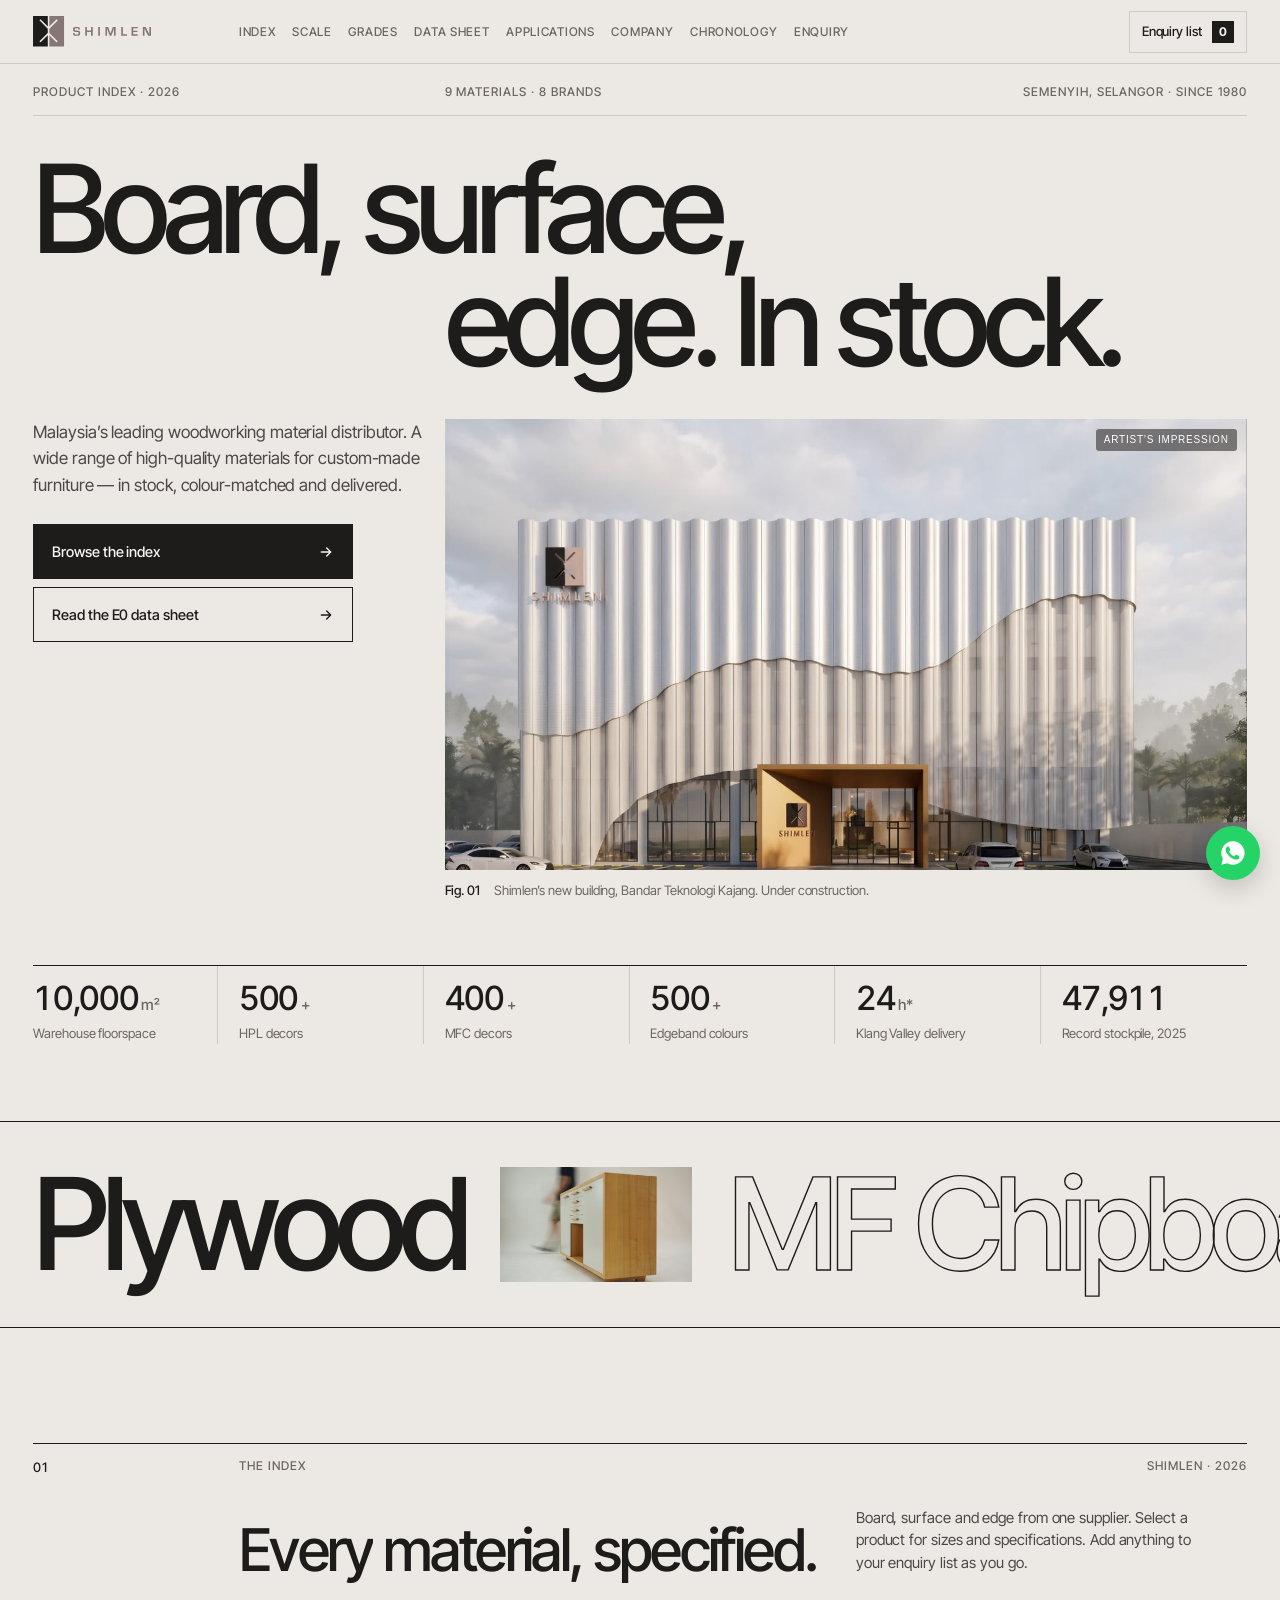
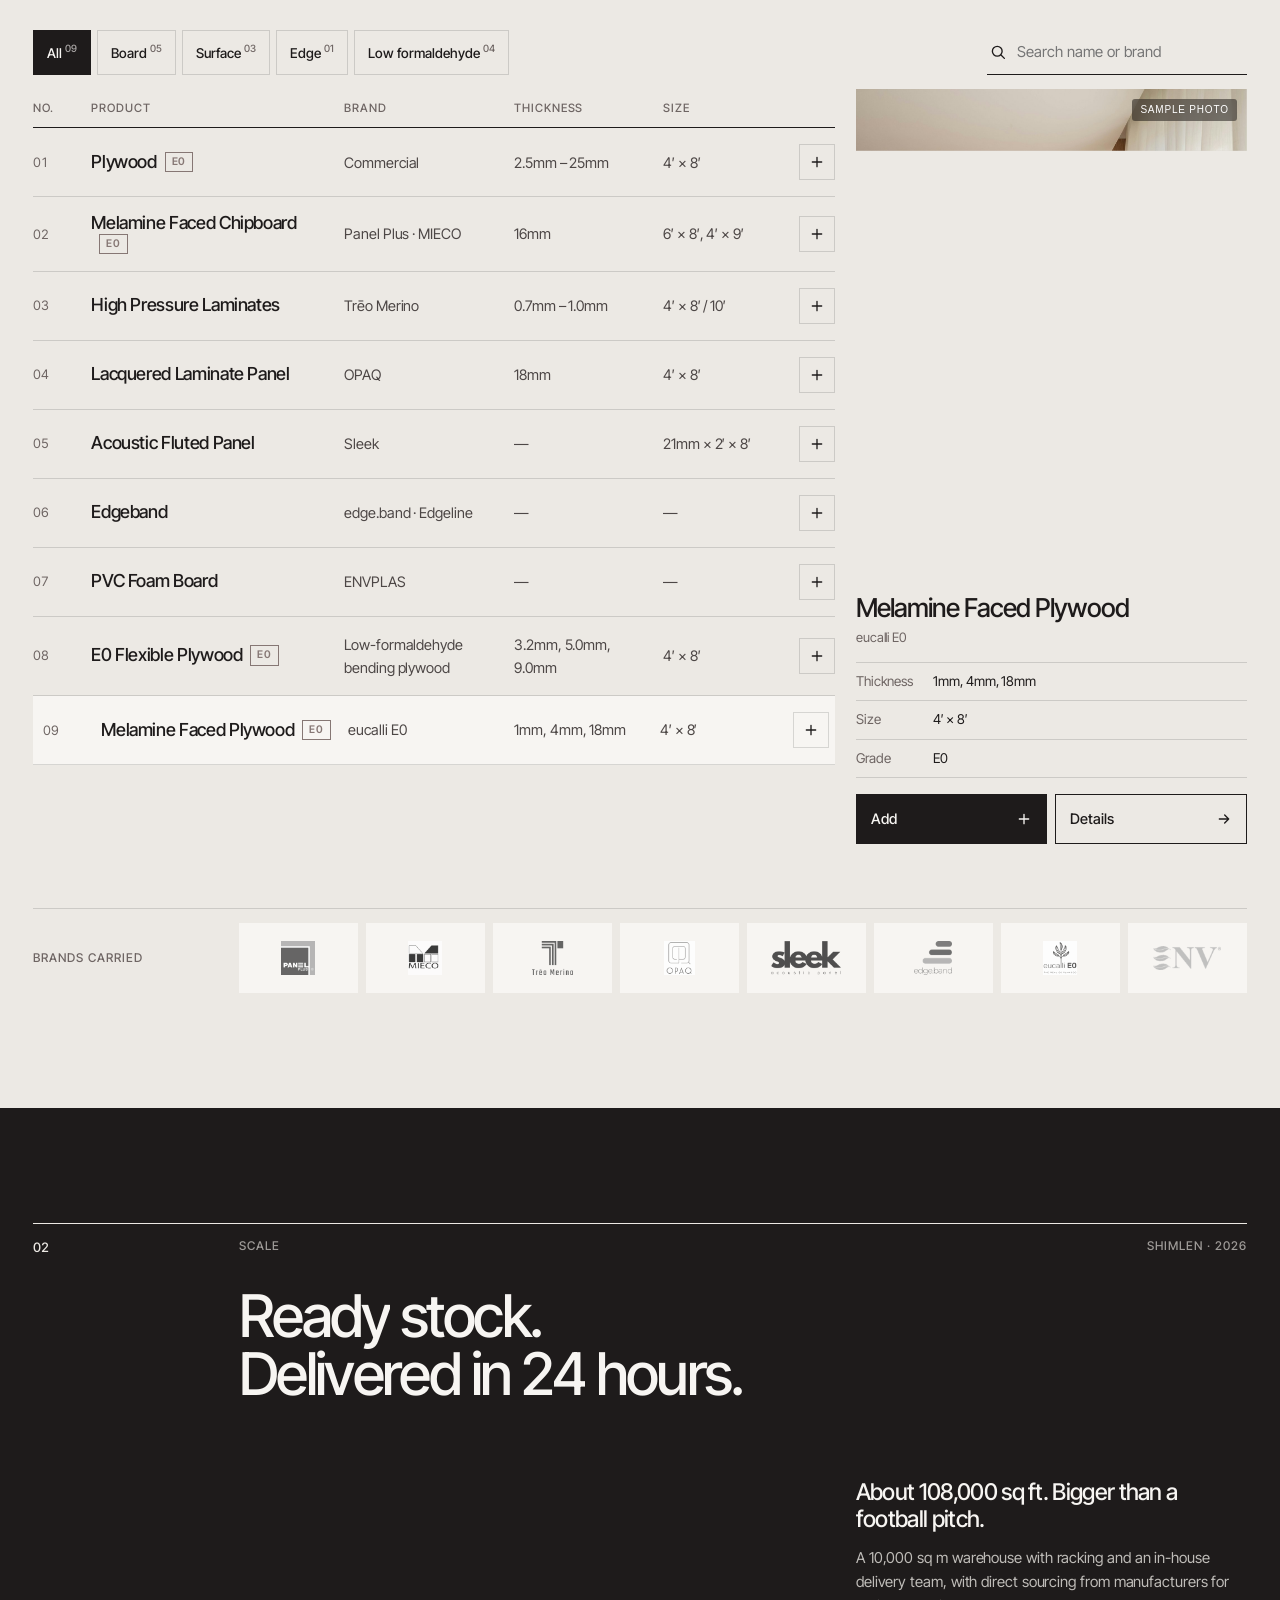
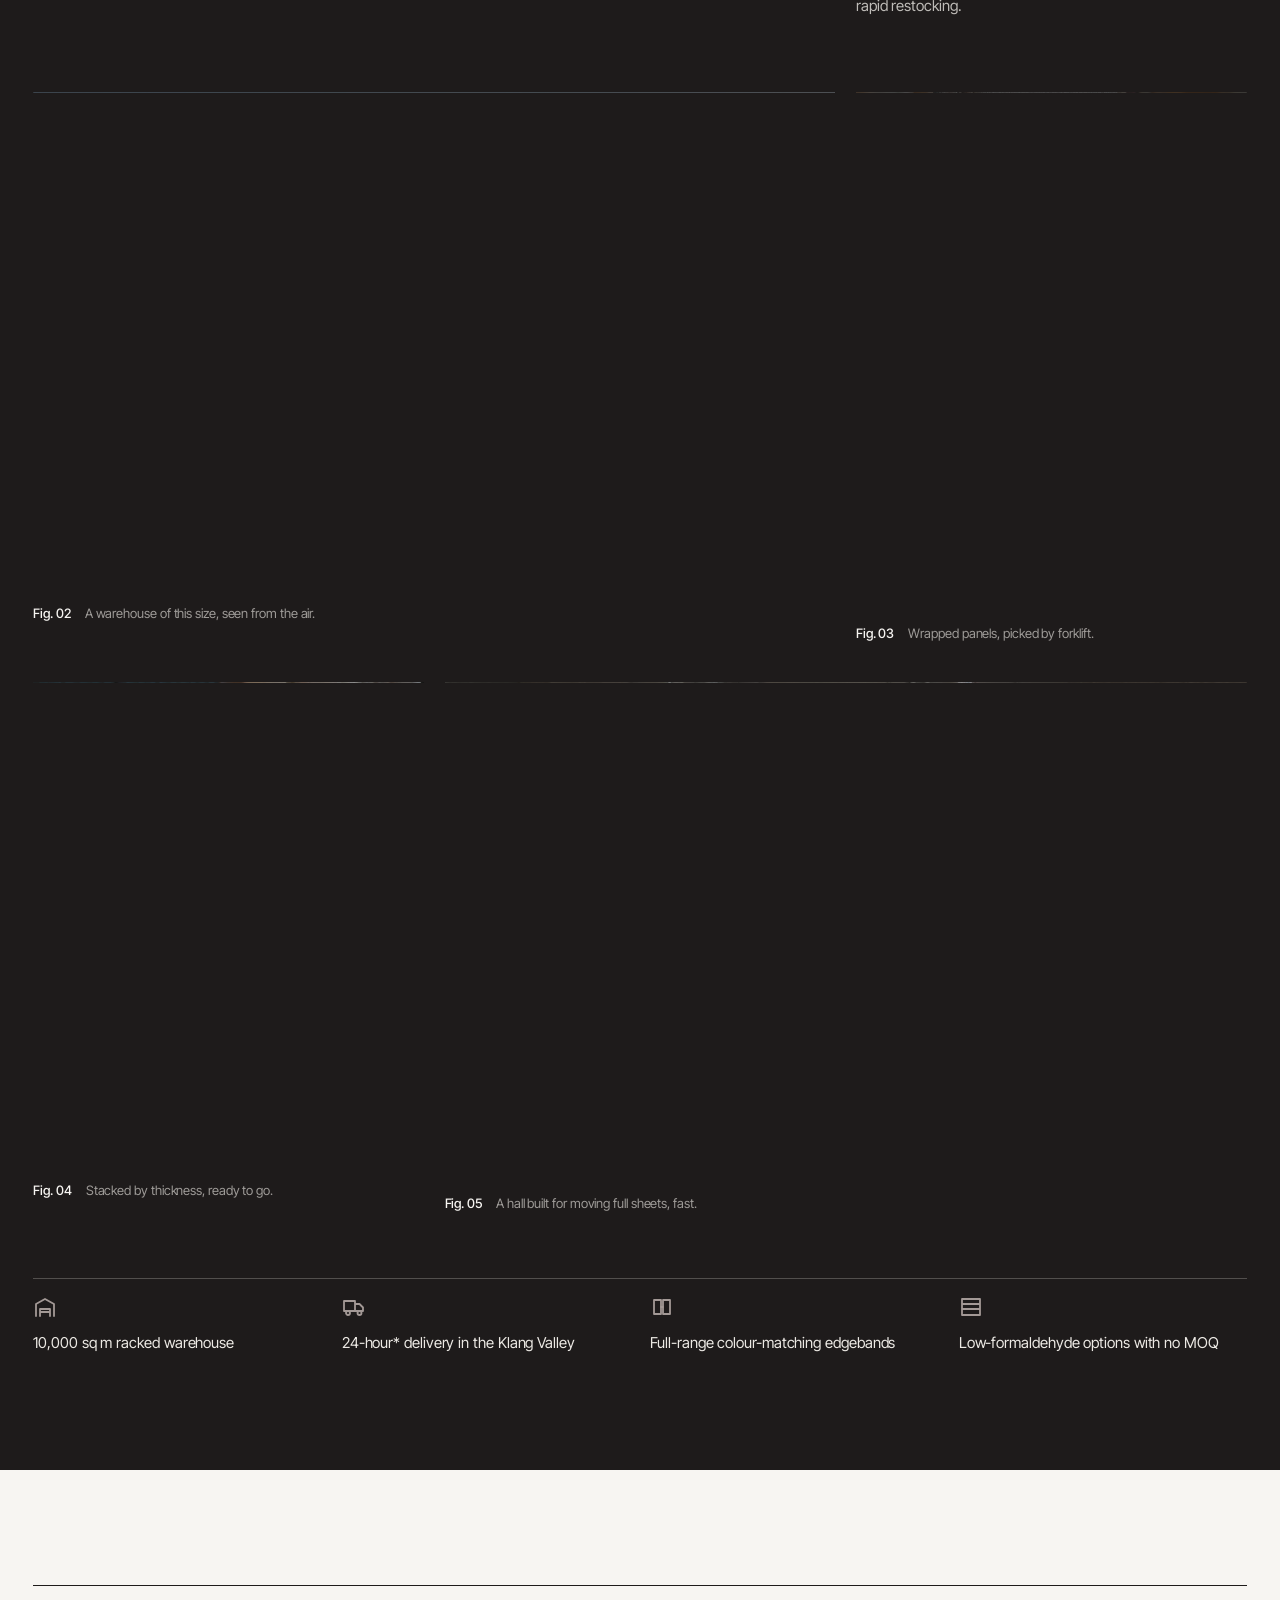
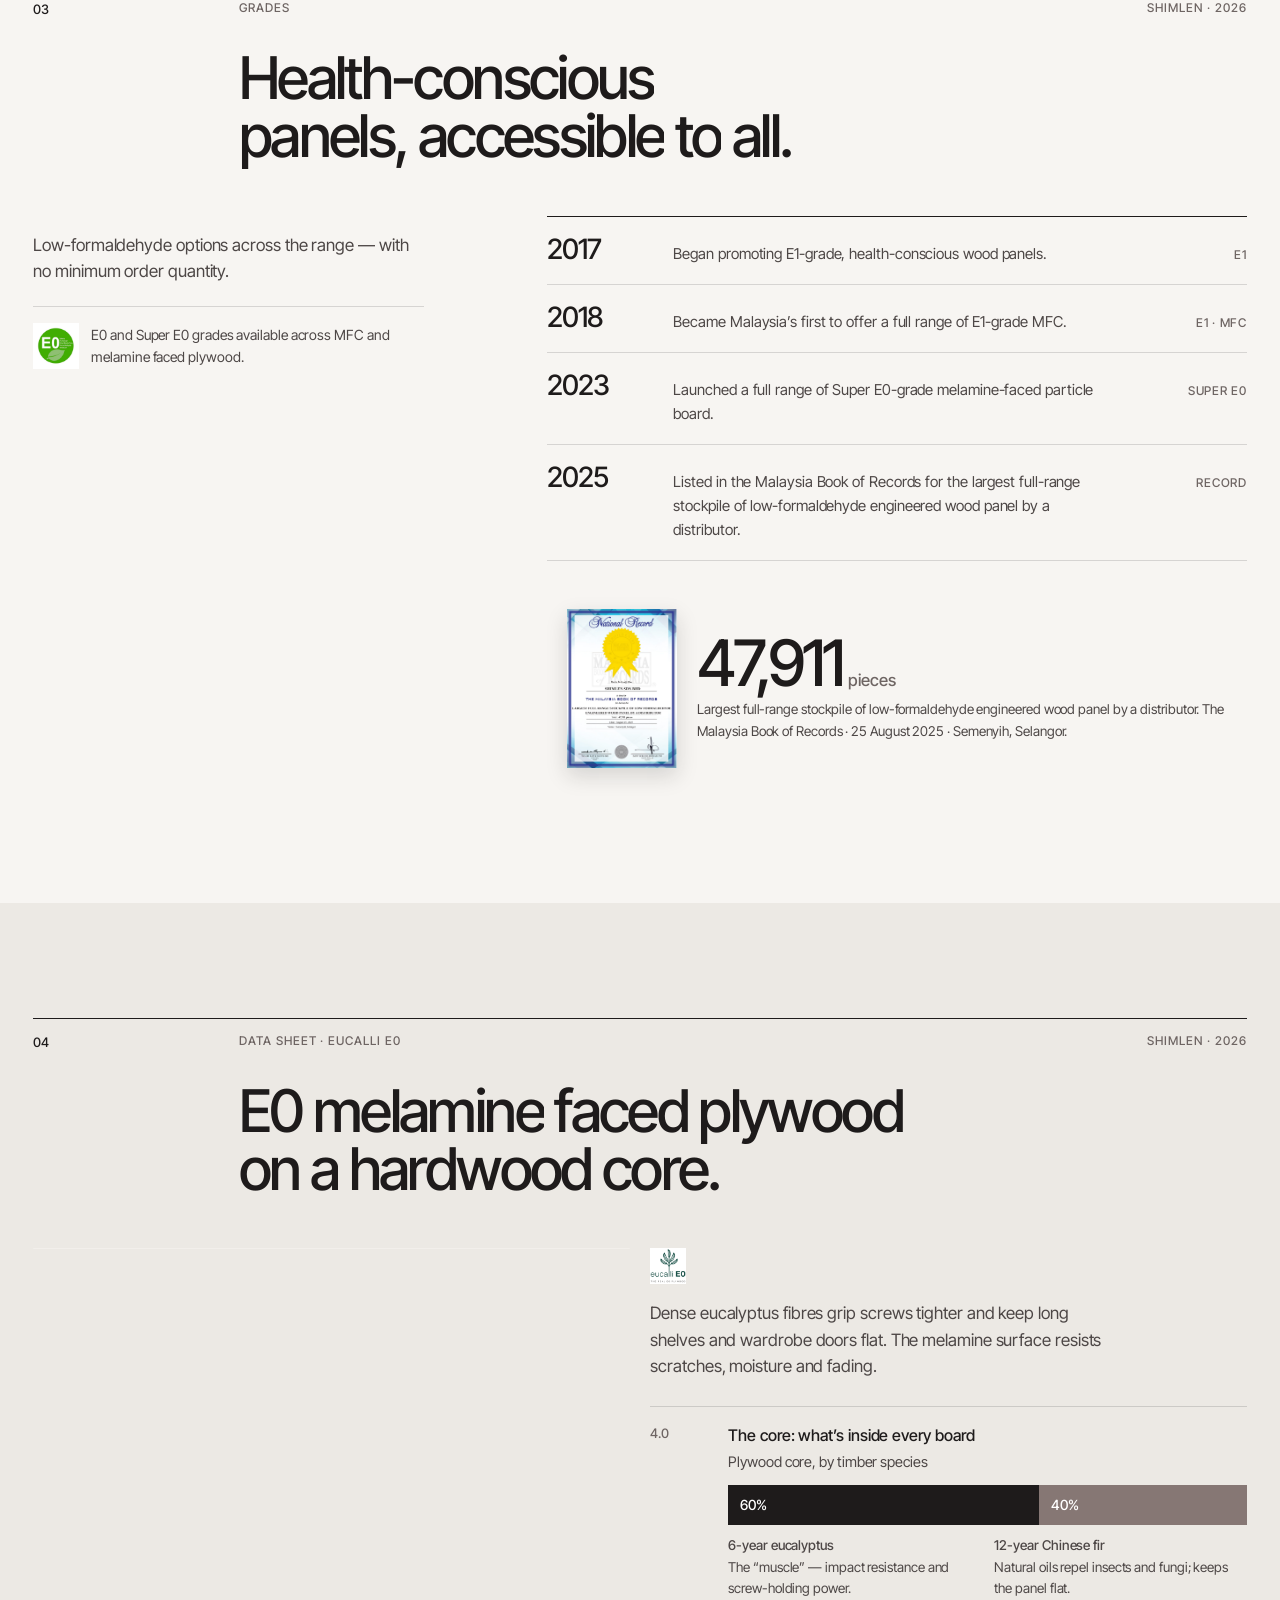
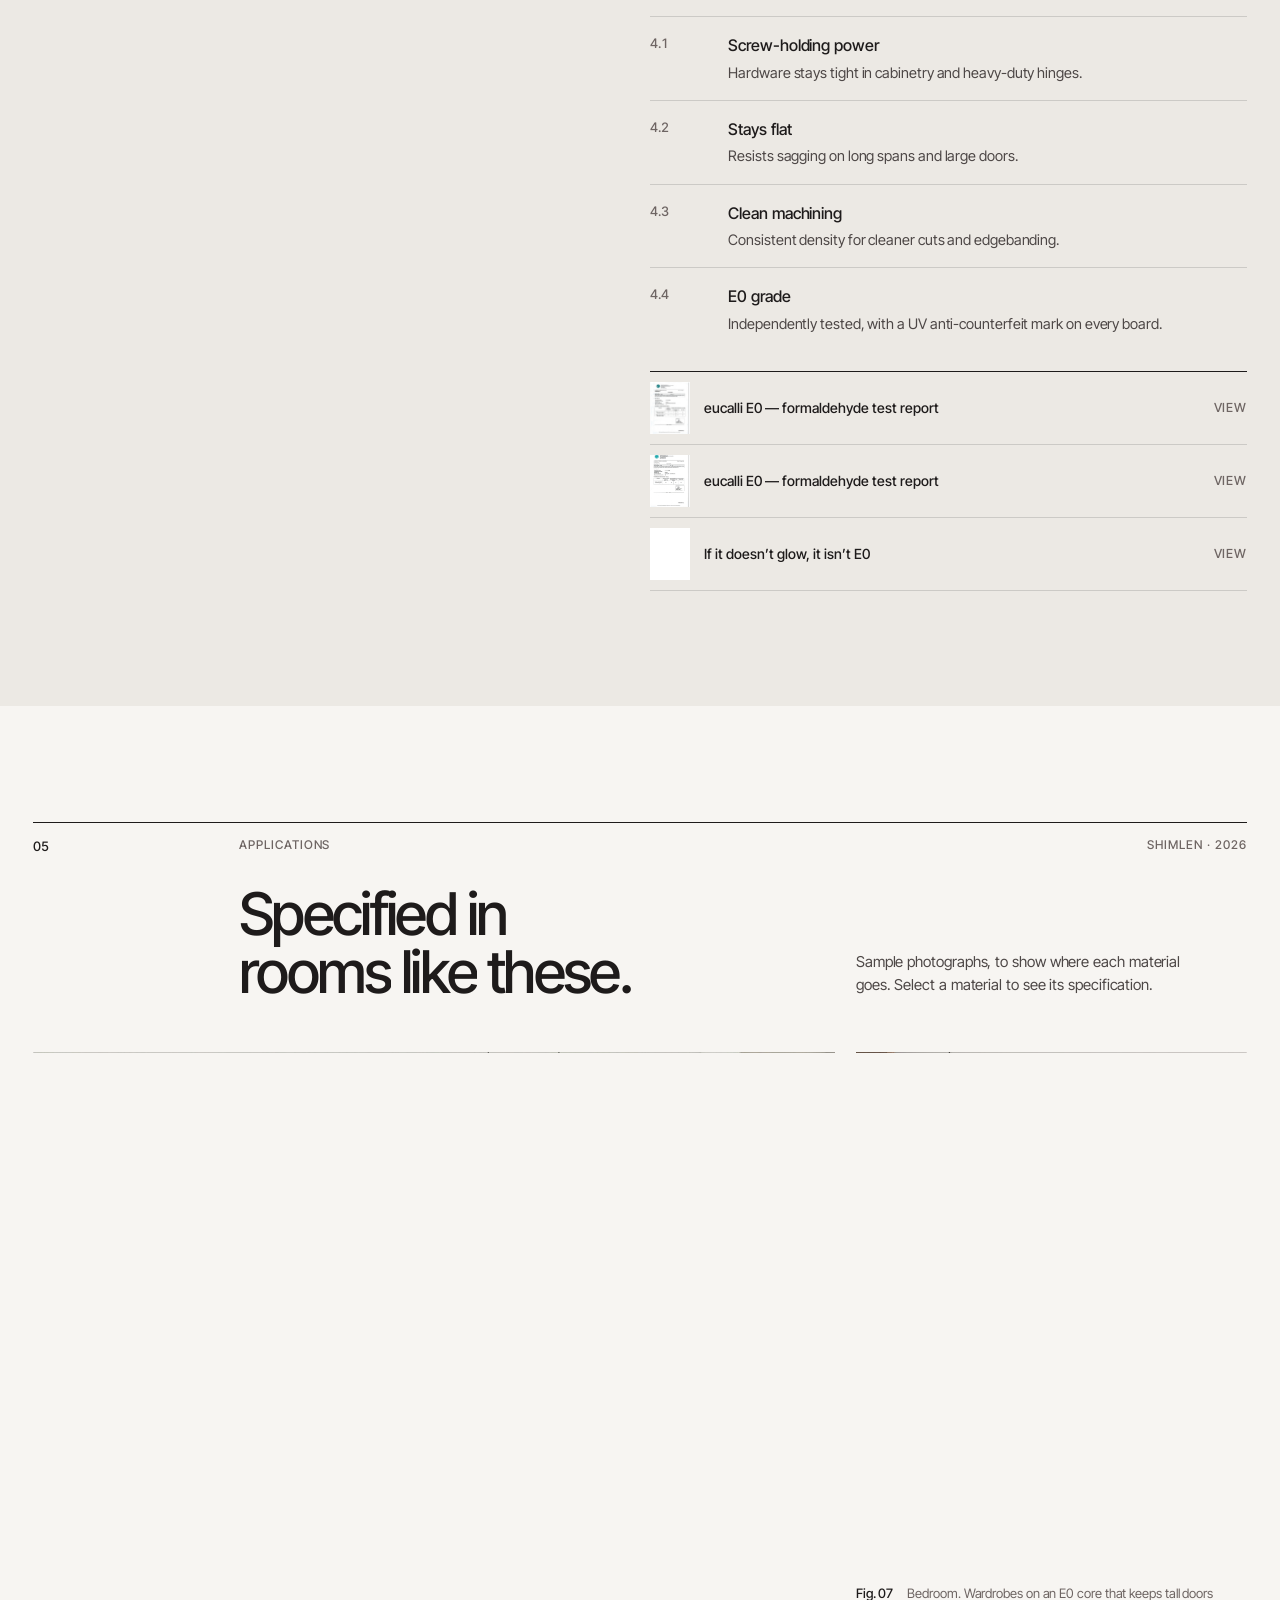
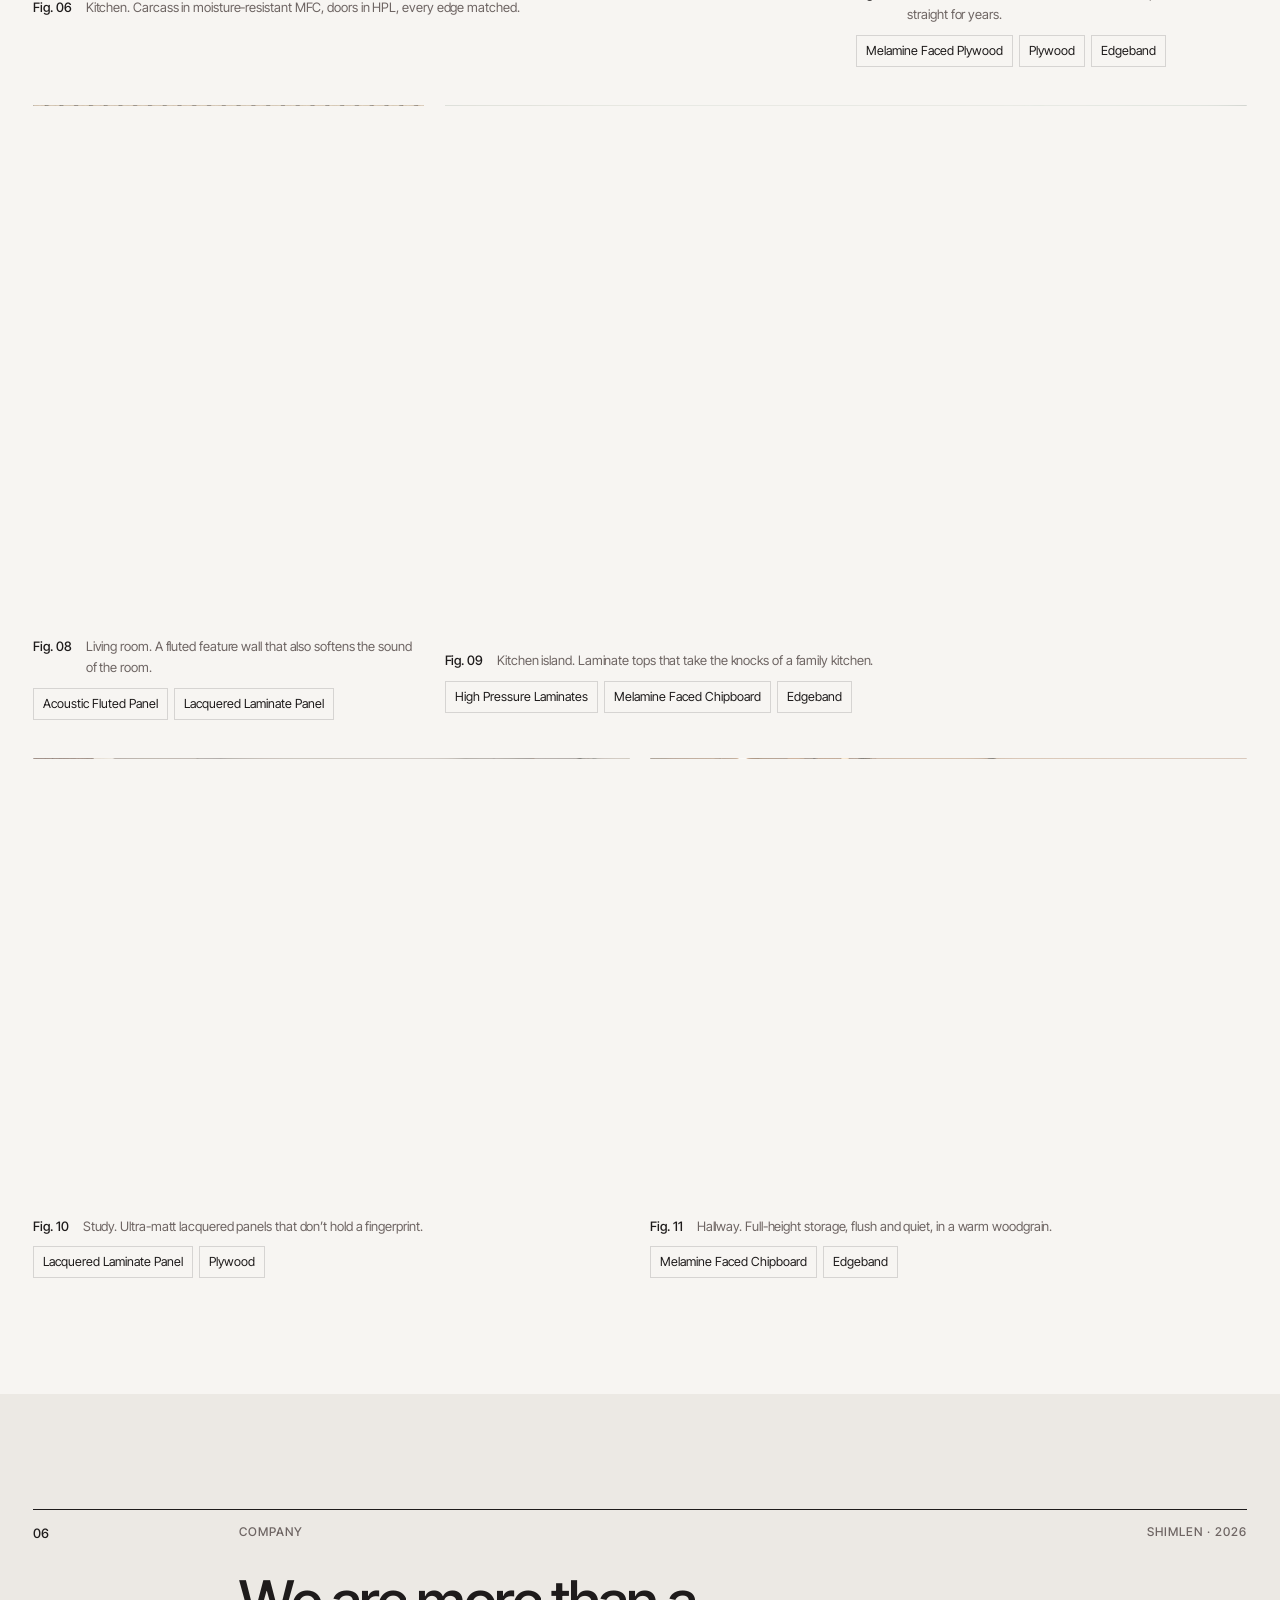
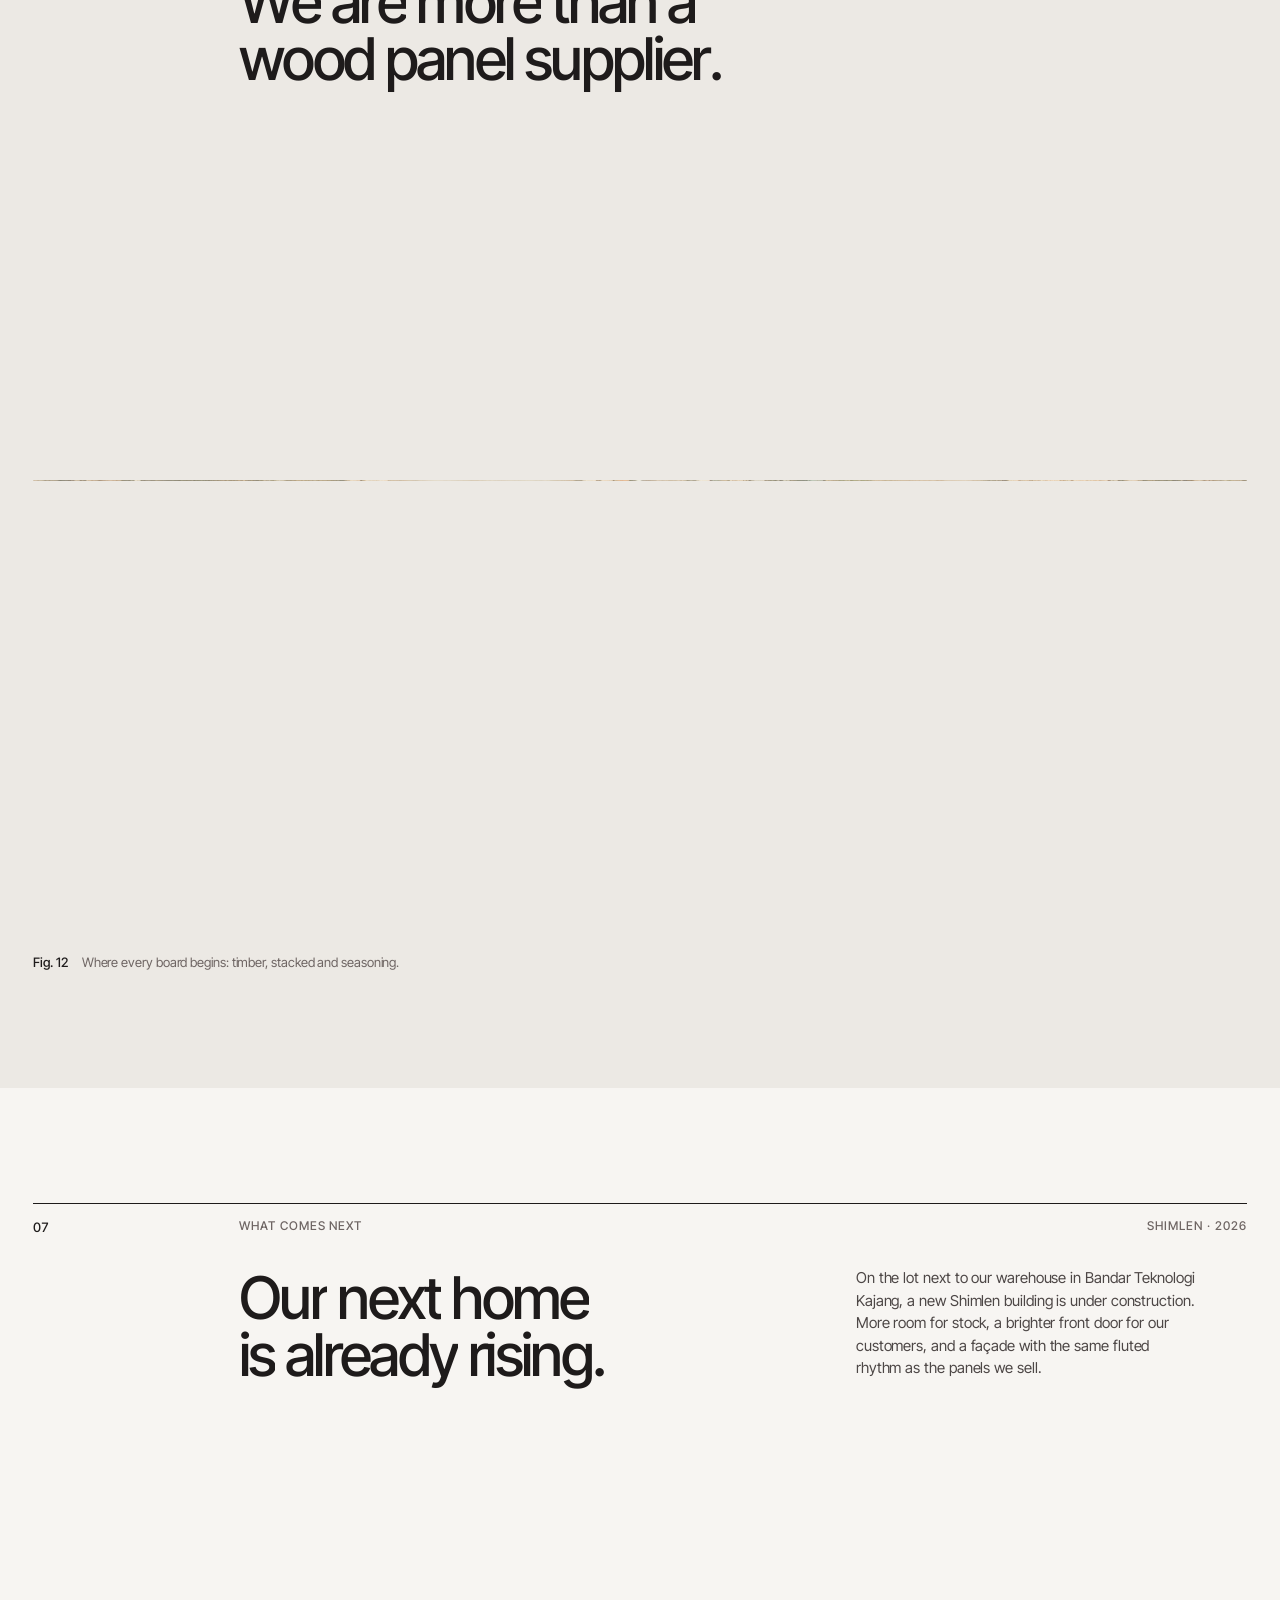
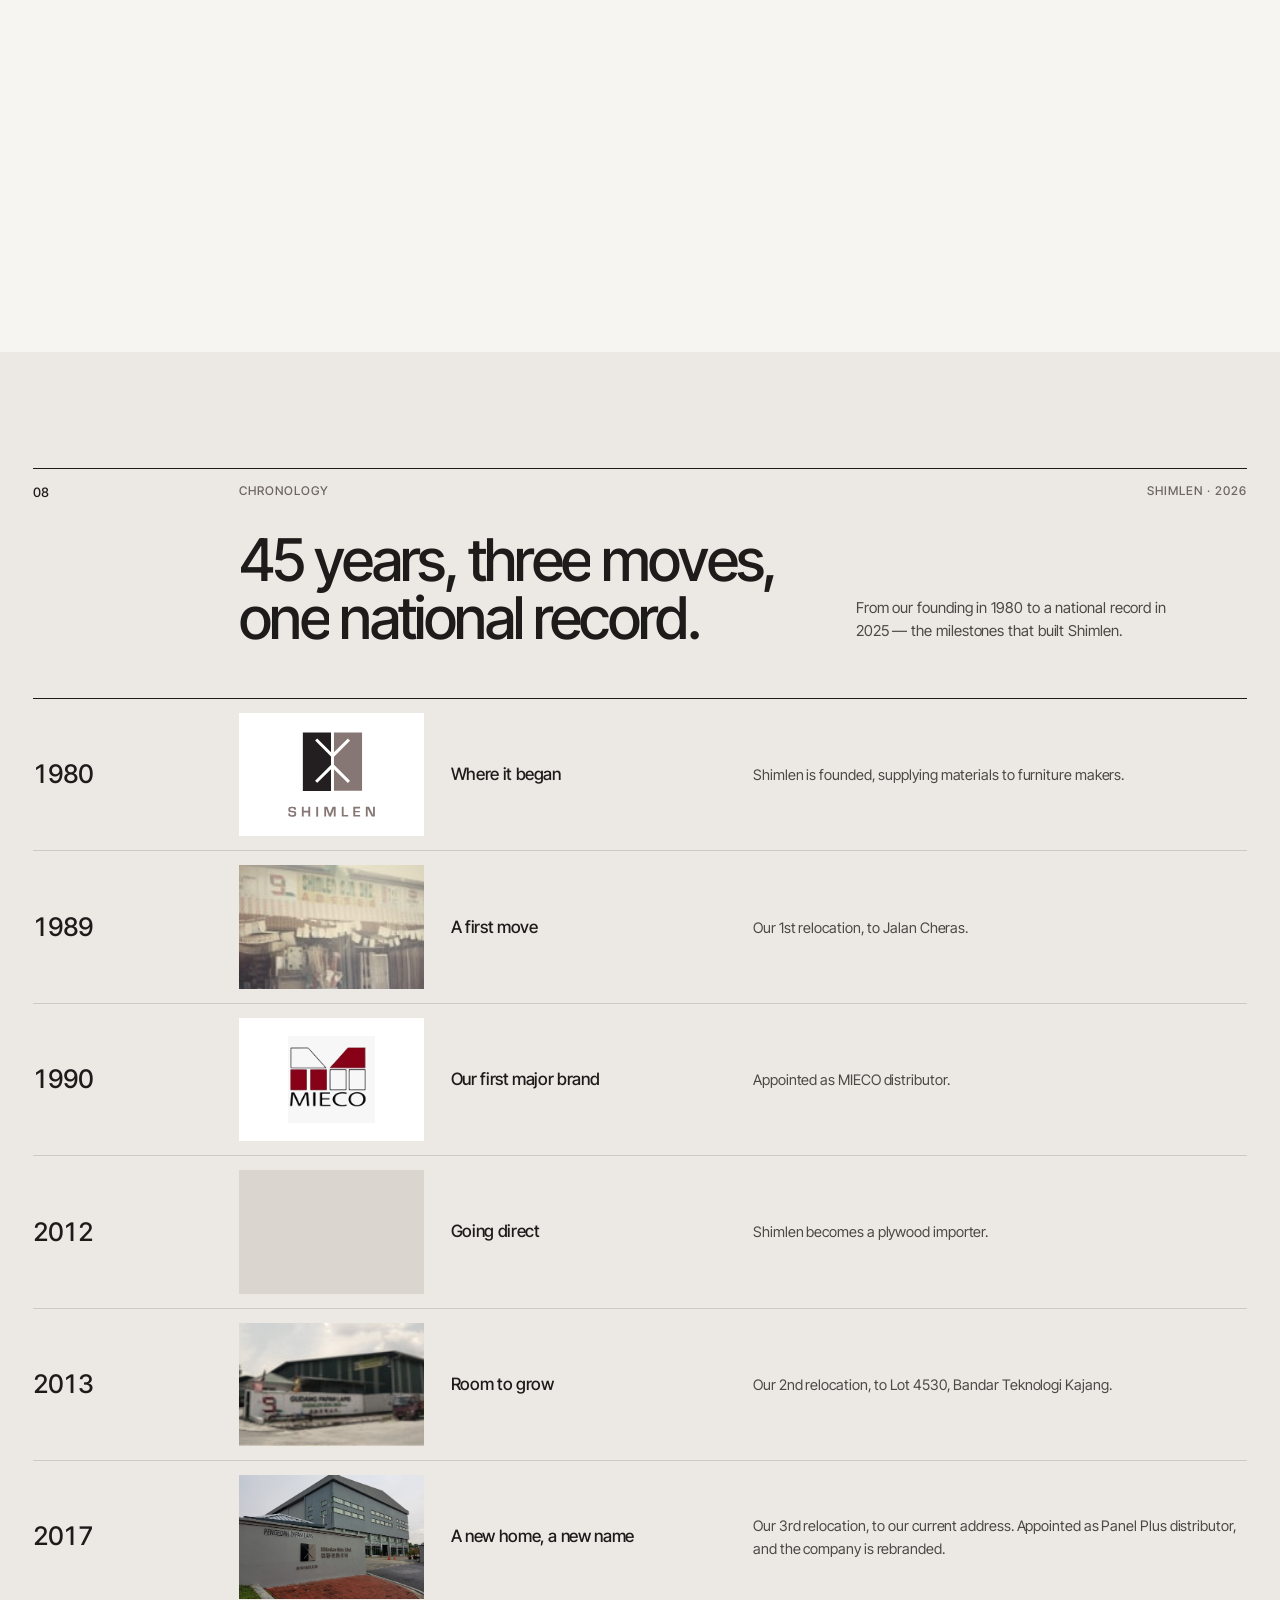
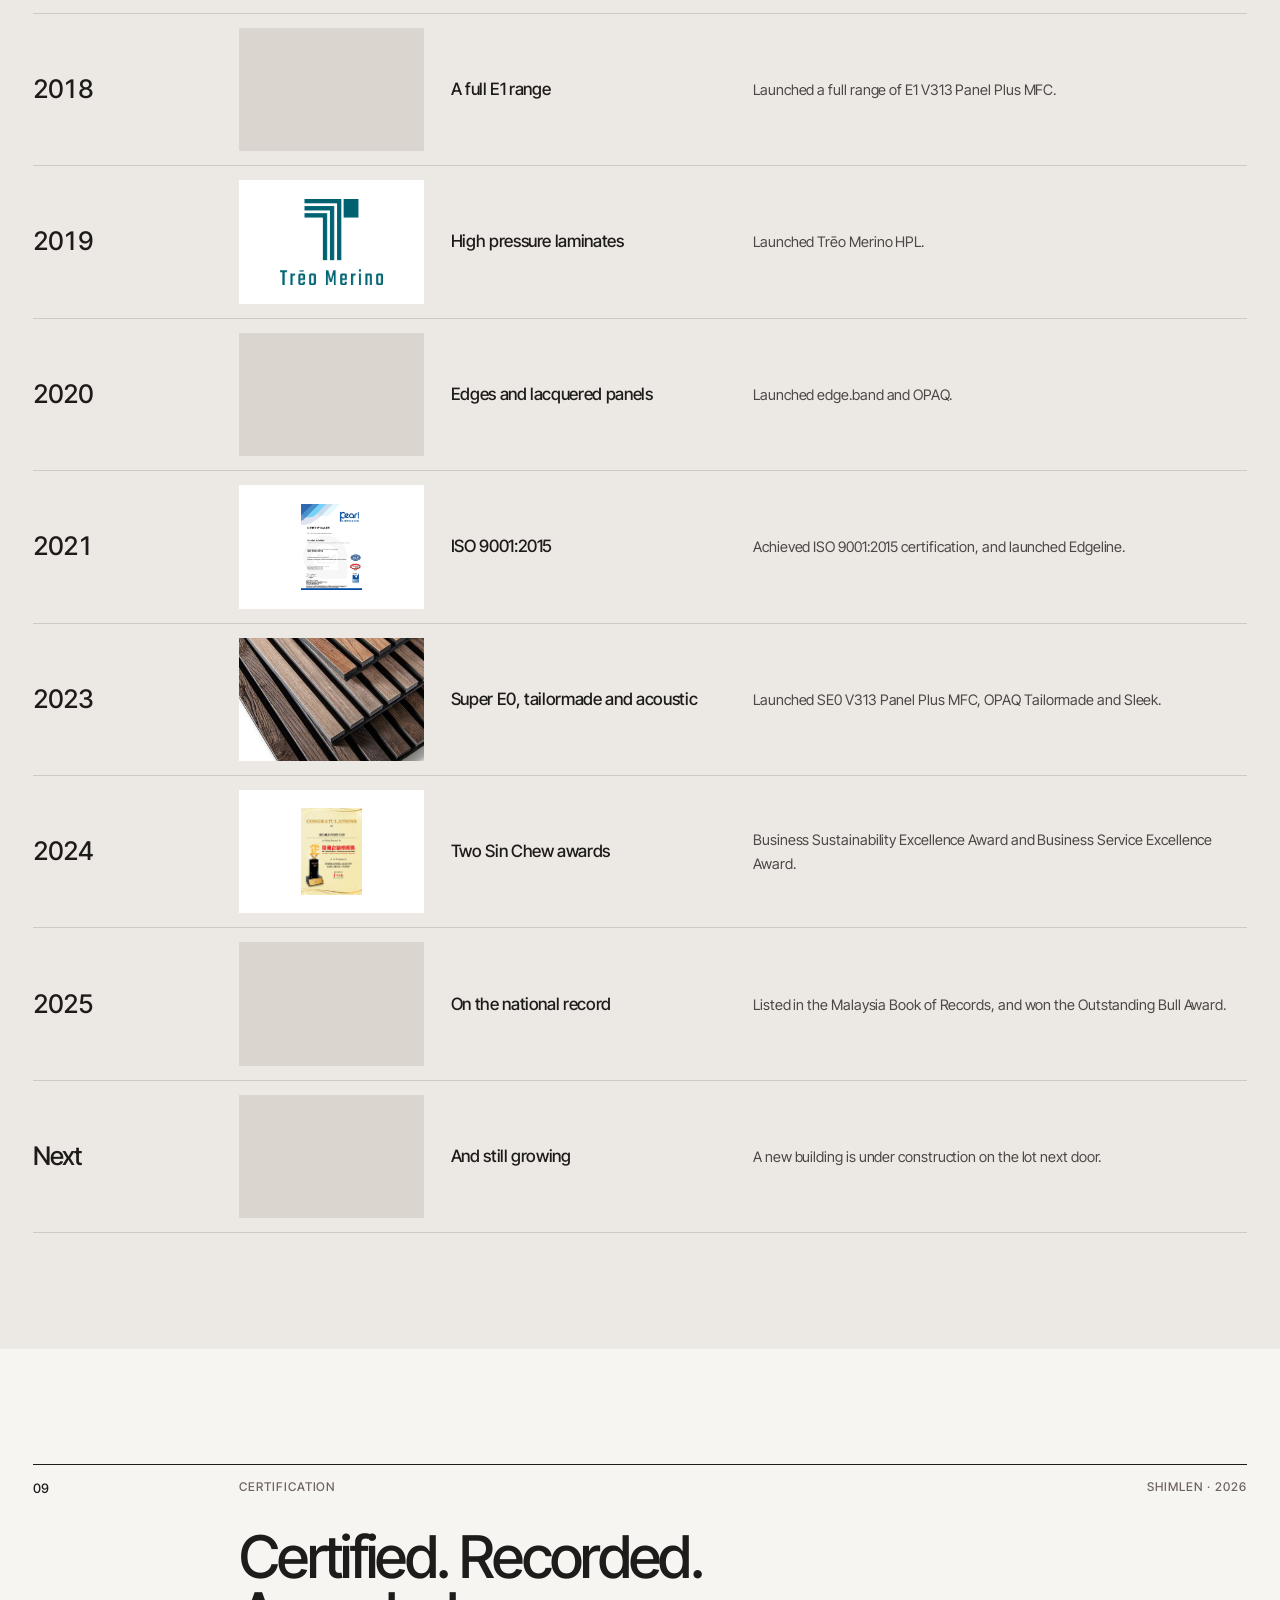
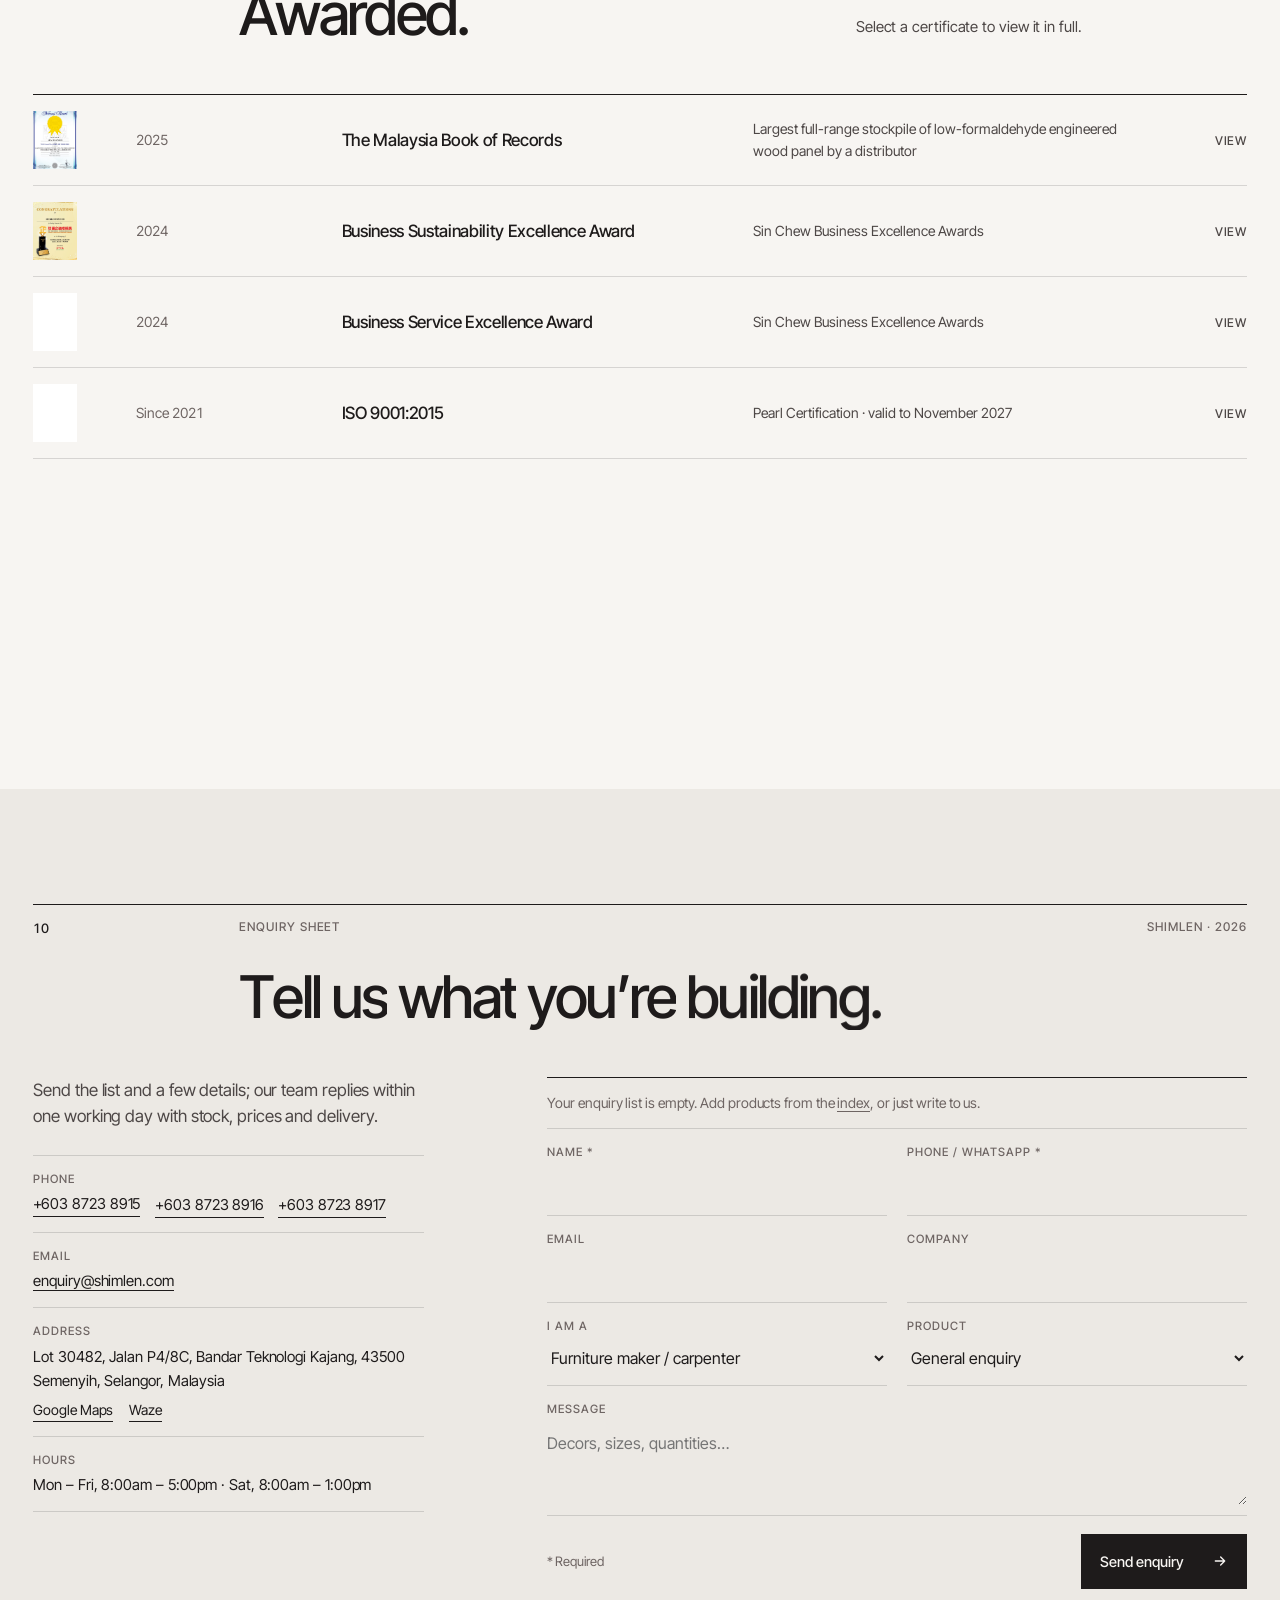
<file: revamp-3/index.html>
<!DOCTYPE html>
<html lang="en">
<head>
<meta charset="utf-8">
<meta name="viewport" content="width=device-width, initial-scale=1, viewport-fit=cover">
<title>Shimlen · Index · Revamp 3</title>
<meta name="description" content="The Shimlen product index: plywood, MFC, HPL, lacquered and acoustic panels, edgeband. Specifications, grades and an enquiry list.">
<link rel="icon" href="../img/logo-mark.svg">
<script>if(!matchMedia('(prefers-reduced-motion:reduce)').matches&&location.search.indexOf('shot')<0)document.documentElement.classList.add('rx-loading')</script>
<link rel="preconnect" href="https://fonts.googleapis.com"><link rel="preconnect" href="https://fonts.gstatic.com" crossorigin>
<link href="https://fonts.googleapis.com/css2?family=Inter+Tight:wght@400;500;600&display=swap" rel="stylesheet">
<link rel="stylesheet" href="../shared/base.css">
<link rel="stylesheet" href="../shared/motion.css">
<link rel="stylesheet" href="../shared/rx.css">
<style>
/* Revamp 3 · Studio — a catalogue for people who specify. One 12-column grid, hairlines, numbered sections, tight type.
   The product index comes first: filter it, search it, add products to an enquiry list that fills in the form. */
:root{--bg:#ECE9E4;--fg:#1E1B1B;--fg2:#4D4746;--mut:#6E6563;--line:rgba(30,27,27,.15);--acc:#867774;--stone:#A39996;--paper:#F7F5F2;--ink:#1E1B1B;
  --hh:64px;--gut:clamp(12px,1.6vw,24px);--pad:clamp(80px,9vw,140px);--wrap:calc(100vw - 2*clamp(16px,2.6vw,34px));
  --drawer-bg:#F7F5F2;--drawer-line:rgba(30,27,27,.15);--rxl-bg:#ECE9E4;--rxl-fg:#1E1B1B;--rxl-mut:#6E6563;--pre-bg:#1E1B1B;--pre-fg:#ECE9E4;--cur:#1E1B1B}
body{font-family:"Inter Tight","Helvetica Neue",Helvetica,Arial,sans-serif;font-size:16px;letter-spacing:-.005em}
.g{display:grid;grid-template-columns:repeat(12,minmax(0,1fr));column-gap:var(--gut)}
.k{font-size:12px;font-weight:500;letter-spacing:.08em;text-transform:uppercase;color:var(--mut)}
.h2{font-weight:500;font-size:clamp(36px,4.6vw,72px);line-height:.98;letter-spacing:-.045em}
.lead{font-size:17px;line-height:1.55;color:var(--fg2);max-width:46ch}
section{position:relative;padding:var(--pad) 0}
.paper{background:var(--paper)}
.ink{background:var(--ink);color:#ECE9E4;--line:rgba(236,233,228,.16);--mut:rgba(236,233,228,.62);--fg2:rgba(236,233,228,.78)}
.tel{border-bottom:1px solid currentColor;white-space:nowrap}
.btn{display:inline-flex;align-items:center;justify-content:space-between;gap:28px;padding:15px 18px;font-size:14.5px;font-weight:500;border:1px solid var(--ink);transition:background .25s,color .25s}
.btn .ic{width:16px;height:16px}
.btn-ink{background:var(--ink);color:var(--paper)}.btn-ink:hover{background:var(--acc);border-color:var(--acc)}
.btn-line:hover{background:var(--ink);color:var(--paper)}
.ul{border-bottom:1px solid currentColor}

/* header: a ruled bar that stays */
#hdr{position:fixed;top:0;left:0;right:0;height:var(--hh);z-index:60;background:rgba(236,233,228,.92);-webkit-backdrop-filter:blur(12px);backdrop-filter:blur(12px);border-bottom:1px solid var(--line);--logo-a:#1E1B1B;--logo-b:#867774}
#hdr.hide{transform:none}
.nav{height:100%;align-items:center;grid-template-rows:100%}
.nav>a,.nav-links,.nav-r{grid-row:1;align-self:center}
.nav .logo{width:118px}
.nav-links{grid-column:3/10;display:flex;gap:clamp(10px,1.3vw,22px);white-space:nowrap;font-size:12px;font-weight:500;letter-spacing:.06em;text-transform:uppercase}
.nav-links a{color:var(--mut);transition:color .2s;padding:6px 0}
.nav-links a:hover,.nav-links a.active{color:var(--ink)}
.nav-links a.active{box-shadow:inset 0 -1px 0 var(--ink)}
.nav-r{grid-column:10/13;justify-self:end;display:flex;gap:8px;align-items:center}
.elist{display:inline-flex;align-items:center;gap:10px;padding:9px 12px;border:1px solid var(--line);font-size:13px;font-weight:500;transition:background .25s,color .25s,border-color .25s}
.elist b{min-width:22px;height:22px;display:grid;place-items:center;background:var(--ink);color:var(--paper);font-size:12px;font-variant-numeric:tabular-nums}
.elist:hover{border-color:var(--ink)}
.elist.bump b{animation:bump .5s var(--ease)}
@keyframes bump{40%{transform:scale(1.35)}}
.burger{display:none;width:42px;height:42px;border:1px solid var(--line);place-items:center}
.burger span{display:block;width:16px;height:1.5px;background:currentColor;margin:3px auto;transition:transform .3s}
.menu{position:fixed;inset:var(--hh) 0 0 0;background:var(--bg);z-index:55;padding:20px clamp(16px,2.6vw,34px);display:flex;flex-direction:column;opacity:0;visibility:hidden;transition:opacity .35s,visibility .35s}
.menu a{display:flex;justify-content:space-between;font-size:30px;font-weight:500;letter-spacing:-.03em;padding:12px 0;border-bottom:1px solid var(--line)}
.menu a span{font-size:12px;color:var(--mut);letter-spacing:.06em}
body.menu-open .menu{opacity:1;visibility:visible}
body.menu-open .burger span:nth-child(1){transform:translateY(4.5px) rotate(45deg)}
body.menu-open .burger span:nth-child(2){opacity:0}
body.menu-open .burger span:nth-child(3){transform:translateY(-4.5px) rotate(-45deg)}

/* hero: a catalogue cover */
.hero{padding:calc(var(--hh) + 18px) 0 0}
.meta{border-bottom:1px solid var(--line);padding-bottom:14px}
.meta span:nth-child(1){grid-column:1/5}.meta span:nth-child(2){grid-column:5/9}.meta span:nth-child(3){grid-column:9/13;text-align:right}
.hero h1{font-weight:500;font-size:clamp(56px,9.6vw,168px);line-height:.88;letter-spacing:-.06em;margin:clamp(22px,3vw,40px) 0 clamp(26px,3vw,44px)}
.hero h1 .ln{display:block;overflow:hidden;padding-bottom:.16em;margin-bottom:-.12em}
.hero h1 .ln>span{display:block}
.hero h1 .ln:nth-child(2){padding-left:calc((100% + var(--gut))/12*4)}
.h-row{align-items:start}
.h-txt{grid-column:1/5;display:flex;flex-direction:column;gap:26px}
.h-txt .btns{display:flex;flex-direction:column;gap:8px;max-width:320px}
.h-fig{grid-column:5/13;margin:0}
.h-fig .frame{position:relative;aspect-ratio:16/9;background:#DAD5CE;overflow:hidden}
.h-fig .reel{position:absolute;inset:0}
.h-fig figcaption,.fig figcaption{display:flex;gap:14px;font-size:13px;color:var(--mut);padding-top:10px}
.h-fig figcaption b,.fig figcaption b{color:var(--ink);font-weight:500;white-space:nowrap}
.facts{margin-top:clamp(44px,5vw,80px);border-top:1px solid var(--ink)}
.facts>div{grid-column:span 2;padding:16px 0 0;border-right:1px solid var(--line);padding-right:12px}
.facts>div:last-child{border-right:0}
.facts b{display:block;font-weight:500;font-size:clamp(26px,2.6vw,40px);letter-spacing:-.04em;line-height:1;font-variant-numeric:tabular-nums}
.facts b small{font-size:.45em;letter-spacing:0;margin-left:3px;color:var(--mut)}
.facts>div>span{font-size:13px;color:var(--mut);display:block;margin-top:8px}

/* the range in one moving line of type, with pictures set into it */
.band{overflow:hidden;border-top:1px solid var(--ink);border-bottom:1px solid var(--ink);padding:clamp(26px,3vw,44px) 0;margin-top:clamp(50px,6vw,90px)}
.bt{display:flex;align-items:center;gap:.28em;white-space:nowrap;font-weight:500;font-size:clamp(64px,10vw,176px);letter-spacing:-.06em;line-height:1;width:max-content;padding-left:clamp(16px,2.6vw,34px)}
.bt .o{color:transparent;-webkit-text-stroke:1.4px var(--ink)}
.bt figure{margin:0;width:1.5em;height:.9em;overflow:hidden;flex:none;position:relative}
.bt figure img{width:100%;height:100%;object-fit:cover}
.bt figure:nth-of-type(even){width:.9em;border-radius:50%}

/* 02 · scale, on ink */
.ink .sh{border-color:#ECE9E4}
.ink .sh .no{color:#ECE9E4}
.ink .h2{color:#F7F5F2}
.scbig{align-items:end;margin-bottom:clamp(40px,5vw,80px)}
.scbig .n{grid-column:1/9;font-weight:500;font-size:clamp(90px,17vw,300px);line-height:.8;letter-spacing:-.07em;color:#F7F5F2;font-variant-numeric:tabular-nums}
.scbig .n small{font-size:.3em;letter-spacing:-.02em;margin-left:.08em;color:var(--stone)}
.scbig .t{grid-column:9/13;padding-bottom:.6em}
.scbig .t b{display:block;font-weight:500;font-size:clamp(20px,1.8vw,26px);letter-spacing:-.03em;line-height:1.2;color:#F7F5F2}
.scbig .t p{font-size:15px;color:var(--fg2);margin-top:12px}
.plates{row-gap:clamp(28px,3vw,44px);align-items:start}
.pl{margin:0}
.pl .im{position:relative;overflow:hidden;background:#2a2626}
.pl .im img{width:100%;height:100%;object-fit:cover}
.pl.a{grid-column:1/9}.pl.a .im{aspect-ratio:16/10}
.pl.b{grid-column:9/13}.pl.b .im{aspect-ratio:3/4}
.pl.c{grid-column:1/5}.pl.c .im{aspect-ratio:4/5}
.pl.d{grid-column:5/13}.pl.d .im{aspect-ratio:16/10}
.pl figcaption{display:flex;gap:14px;font-size:13px;color:var(--mut);padding-top:10px}
.pl figcaption b{color:#F7F5F2;font-weight:500;white-space:nowrap}
.pts{margin-top:clamp(40px,5vw,70px);border-top:1px solid rgba(236,233,228,.25)}
.pts>div{grid-column:span 3;padding-top:16px;display:flex;flex-direction:column;gap:12px;font-size:15px;color:#ECE9E4}
.pts .ic{width:24px;height:24px;color:var(--stone)}

/* section heads */
.sh{border-top:1px solid var(--ink);padding-top:14px;margin-bottom:clamp(36px,4vw,64px);row-gap:clamp(22px,2.4vw,34px);align-items:end}
.sh .no,.sh .k,.sh .r{grid-row:1;align-self:start;line-height:1.4}
.sh .no{grid-column:1/3;font-size:13px;font-weight:500;font-variant-numeric:tabular-nums}
.sh .k{grid-column:3/9}
.sh .r{grid-column:9/13;text-align:right}
.sh h2{grid-column:3/11;grid-row:2;text-wrap:balance}
.sh.has-side h2{grid-column:3/9}
.sh .lead{grid-column:3/8}
.sh .sideL{grid-column:9/13;grid-row:2;align-self:end;font-size:15px;line-height:1.5;color:var(--fg2);max-width:38ch;padding-bottom:.3em}

/* 01 · the index */
.tools{display:flex;justify-content:space-between;gap:14px;flex-wrap:wrap;align-items:center;margin-bottom:14px}
.filters{display:flex;gap:6px;flex-wrap:wrap}
.filters button{padding:9px 13px;border:1px solid var(--line);font-size:13.5px;font-weight:500;transition:background .25s,color .25s,border-color .25s}
.filters button sup{font-size:10px;color:var(--mut);margin-left:3px}
.filters button.on{background:var(--ink);color:var(--paper);border-color:var(--ink)}
.filters button.on sup{color:rgba(247,245,242,.65)}
.search{display:flex;align-items:center;gap:10px;border-bottom:1px solid var(--ink);padding:6px 2px;min-width:260px}
.search input{border:0;background:none;outline:none;font-size:15px;flex:1;padding:4px 0}
.idx{align-items:start}
.tbl{grid-column:1/9}
.thd,.row{display:grid;grid-template-columns:44px minmax(0,2.3fr) minmax(0,1.5fr) minmax(0,1.3fr) minmax(0,1.1fr) 44px;gap:14px;align-items:center}
.thd{font-size:11.5px;font-weight:500;letter-spacing:.08em;text-transform:uppercase;color:var(--mut);padding:10px 0;border-bottom:1px solid var(--ink)}
.row{padding:16px 0;border-bottom:1px solid var(--line);cursor:pointer;transition:background .2s,padding .35s var(--ease);font-size:14.5px}
.row:hover,.row.sel{background:var(--paper);padding-left:10px;padding-right:6px}
.row .n{font-variant-numeric:tabular-nums;color:var(--mut);font-size:13px}
.row .nm{font-weight:500;font-size:clamp(17px,1.4vw,21px);letter-spacing:-.02em;line-height:1.15}
.row .nm i{display:inline-block;font-style:normal;font-size:10.5px;font-weight:600;letter-spacing:.06em;padding:3px 6px;border:1px solid var(--acc);color:var(--acc);margin-left:8px;vertical-align:3px}
.row .c{color:var(--fg2)}
.row .add{width:36px;height:36px;border:1px solid var(--line);display:grid;place-items:center;justify-self:end;transition:background .25s,color .25s,border-color .25s}
.row .add .ic{width:16px;height:16px;transition:transform .3s var(--ease)}
.row .add:hover{border-color:var(--ink)}
.row .add.on{background:var(--ink);color:var(--paper);border-color:var(--ink)}
.row .add.on .ic{transform:rotate(45deg)}
.row.hid{display:none}
.empty{padding:30px 0;color:var(--mut);display:none}
.pv{grid-column:9/13;position:sticky;top:calc(var(--hh) + 20px)}
.pv .ph{position:relative;aspect-ratio:4/5;background:#DAD5CE;overflow:hidden}
.pv .ph img{position:absolute;inset:0;width:100%;height:100%;object-fit:cover;transition:opacity .45s}
.pv .ph .shot{position:absolute;left:12px;bottom:12px;width:34%;aspect-ratio:1;z-index:3;border:6px solid var(--paper);background:var(--paper)}
.pv .ph .shot img{position:static;width:100%;height:100%;object-fit:cover}
.pv h3{font-weight:500;font-size:26px;letter-spacing:-.035em;line-height:1.05;margin-top:16px}
.pv .b{font-size:13px;color:var(--mut);margin-top:6px}
.pv dl{display:grid;grid-template-columns:auto 1fr;margin-top:14px;border-top:1px solid var(--line);font-size:13.5px}
.pv dt,.pv dd{padding:8px 0;border-bottom:1px solid var(--line)}
.pv dt{color:var(--mut);padding-right:20px}
.pv .btns{display:grid;grid-template-columns:1fr 1fr;gap:8px;margin-top:16px}
.pv .btns .btn{padding:12px 14px;gap:10px}
.brandrow{margin-top:clamp(48px,5vw,80px);border-top:1px solid var(--line);padding-top:14px;align-items:center}
.brandrow .k{grid-column:1/3}
.brandrow .lg{grid-column:3/13;display:grid;grid-template-columns:repeat(8,1fr);gap:8px}
.brandrow .lg div{height:70px;background:var(--paper);display:grid;place-items:center;padding:12px}
.brandrow img{max-height:34px;max-width:100%;width:auto;object-fit:contain;filter:grayscale(1) contrast(1.05);opacity:.85;transition:filter .3s,opacity .3s}
.brandrow img.sm{max-height:24px}
.brandrow div:hover img{filter:none;opacity:1}

/* 02 · grades */
.grades{align-items:start}
.grades .l{grid-column:1/5}
.grades .l .lead{margin-top:16px}
.grades .e0{display:flex;gap:12px;align-items:center;font-size:14px;color:var(--fg2);margin-top:22px;padding-top:16px;border-top:1px solid var(--line)}
.grades .e0 img{width:46px;background:#fff;padding:4px}
.grades .t{grid-column:6/13}
.mtbl{border-top:1px solid var(--ink)}
.mtbl .r{display:grid;grid-template-columns:110px 1fr 120px;gap:16px;padding:18px 0;border-bottom:1px solid var(--line);align-items:baseline;cursor:pointer}
.mtbl .r .y{font-weight:500;font-size:28px;letter-spacing:-.04em;line-height:1}
.mtbl .r p{font-size:15px;color:var(--fg2)}
.mtbl .r .gr{font-size:12px;font-weight:500;letter-spacing:.06em;text-transform:uppercase;text-align:right;color:var(--mut)}
.mtbl .r.on .y{color:var(--ink)}
.mtbl .r:not(.on){opacity:.4;transition:opacity .5s}
.mtbl .r.on{opacity:1;transition:opacity .5s}
.recbox{margin-top:28px;display:grid;grid-template-columns:110px 1fr;gap:20px;align-items:center;background:var(--paper);padding:20px}
.recbox img{width:110px;box-shadow:0 8px 20px rgba(30,27,27,.15);cursor:zoom-in}
.recbox .big{font-weight:500;font-size:clamp(46px,5vw,76px);letter-spacing:-.06em;line-height:.9}
.recbox .big small{font-size:.26em;letter-spacing:0;color:var(--mut);margin-left:6px}
.recbox p{font-size:13.5px;color:var(--fg2);margin-top:8px}

/* 03 · data sheet */
.ds{align-items:start}
.ds .pic{grid-column:1/7;background:var(--paper);padding:clamp(20px,3vw,44px);position:relative}
.ds .pic .lyr{width:100%;cursor:zoom-in}
.ds .pic .use{position:absolute;right:clamp(14px,2vw,24px);top:clamp(14px,2vw,24px);width:30%;aspect-ratio:3/4;overflow:hidden}
.ds .pic .use img{width:100%;height:100%;object-fit:cover}
.ds .spec{grid-column:7/13}
.ds .spec .logo2{height:36px;width:auto;margin-bottom:16px}
.ds .spec .lead{margin:14px 0 26px}
.srow{display:grid;grid-template-columns:64px 1fr;gap:14px;padding:16px 0;border-top:1px solid var(--line)}
.srow .n{font-size:13px;font-weight:500;color:var(--mut);font-variant-numeric:tabular-nums}
.srow b{font-weight:500;font-size:16px;display:block;margin-bottom:2px}
.srow p{font-size:14.5px;color:var(--fg2)}
.bar{display:flex;height:40px;margin-top:12px;font-weight:500;font-size:14px;color:#fff;background:#DAD5CE}
.bar>div{display:flex;align-items:center;padding-left:12px;width:0;transition:width 1s var(--ease)}
.bar>div:first-child{background:var(--ink)}.bar>div:last-child{background:var(--acc)}
.bar.in>div:first-child{width:60%}.bar.in>div:last-child{width:40%}
.legend{display:grid;grid-template-columns:1fr 1fr;gap:14px;margin-top:10px;font-size:13.5px;color:var(--fg2)}
.legend b{font-size:13.5px;margin:0}
.docs{list-style:none;border-top:1px solid var(--ink);margin-top:20px}
.docs button{width:100%;display:grid;grid-template-columns:40px 1fr auto;gap:14px;align-items:center;text-align:left;padding:10px 0;border-bottom:1px solid var(--line);font-size:14px}
.docs img{width:40px;height:52px;object-fit:cover;background:#fff}
.docs span{color:var(--mut);font-size:12.5px;font-weight:500;letter-spacing:.06em;text-transform:uppercase}
.docs button:hover{background:var(--paper)}

/* 04 · applications */
.apps{row-gap:clamp(30px,3vw,48px)}
.fig{grid-column:span 4;margin:0}
.fig .im{position:relative;aspect-ratio:3/4;overflow:hidden;background:#DAD5CE}
.fig.s8{grid-column:span 8}.fig.s8 .im{aspect-ratio:3/2}
.fig.s6{grid-column:span 6}.fig.s6 .im{aspect-ratio:4/3}
.fig .im img{width:100%;height:100%;object-fit:cover;transition:transform 1.2s var(--ease)}
.fig:hover .im img{transform:scale(1.04)}
.fig .used{display:flex;flex-wrap:wrap;gap:6px;margin-top:10px}
.fig .used button{font-size:12.5px;padding:5px 9px;border:1px solid var(--line);transition:background .2s,color .2s}
.fig .used button:hover{background:var(--ink);color:var(--paper)}

/* 05 · company */
.co .col{grid-column:span 4;border-top:1px solid var(--line);padding-top:16px}
.co .col .n{font-size:13px;font-weight:500;color:var(--mut)}
.co .col h3{font-weight:500;font-size:22px;letter-spacing:-.03em;margin:8px 0 10px}
.co .col p{font-size:15px;color:var(--fg2)}
.wh{margin-top:clamp(60px,7vw,110px);align-items:start}
.wh .ims{grid-column:1/9;display:grid;grid-template-columns:3fr 2fr;gap:var(--gut)}
.wh .ims figure{margin:0;position:relative;overflow:hidden;background:#DAD5CE}
.wh .ims figure:first-child{aspect-ratio:4/3}
.wh .ims img{width:100%;height:100%;object-fit:cover;filter:saturate(.55) contrast(1.02)}
.wh .sp{grid-column:9/13}
.wh .sp h3{font-weight:500;font-size:clamp(26px,2.4vw,36px);letter-spacing:-.04em;line-height:1.02;margin:12px 0 14px}
.wh .sp ul{list-style:none;border-top:1px solid var(--ink);margin-top:20px}
.wh .sp li{display:grid;grid-template-columns:28px 1fr;gap:10px;padding:12px 0;border-bottom:1px solid var(--line);font-size:14.5px;align-items:center}
.wh .sp li .ic{width:20px;height:20px;color:var(--acc)}

.wide{margin:clamp(50px,6vw,90px) 0 0}
.wide .im{position:relative;aspect-ratio:21/8;overflow:hidden;background:#DAD5CE}
.wide .im img{width:100%;height:100%;object-fit:cover}
.wide figcaption{display:flex;gap:14px;font-size:13px;color:var(--mut);padding-top:10px}
.wide figcaption b{color:var(--ink);font-weight:500;white-space:nowrap}

/* 06 · next */
.views{row-gap:20px}
.views figure{grid-column:span 3;margin:0}
.views .im{position:relative;aspect-ratio:4/5;overflow:hidden;background:#DAD5CE}
.views img{width:100%;height:100%;object-fit:cover}
.views figcaption{display:flex;gap:10px;font-size:13px;padding-top:10px;border-top:1px solid var(--line);margin-top:10px}
.views figcaption span{color:var(--mut);font-variant-numeric:tabular-nums}

/* 07 · chronology */
.chr{border-top:1px solid var(--ink)}
.chr .r{padding:14px 0;border-bottom:1px solid var(--line);align-items:baseline}
.chr .r{align-items:center;transition:background .25s}
.chr .r:hover{background:var(--paper)}
.chr .y{grid-column:1/3;font-weight:500;font-size:clamp(22px,2vw,30px);letter-spacing:-.04em;font-variant-numeric:tabular-nums}
.chr .th{grid-column:3/5;aspect-ratio:3/2;overflow:hidden;background:#DAD5CE;position:relative}
.chr .th img{width:100%;height:100%;object-fit:cover;transition:transform .8s var(--ease)}
.chr .r:hover .th img{transform:scale(1.06)}
.chr .th.logo,.chr .th.doc{background:#fff}
.chr .th.logo img,.chr .th.doc img{object-fit:contain;padding:10%}
.chr .th.archive img{filter:sepia(.35) saturate(.8)}
.chr h3{grid-column:5/8;font-weight:500;font-size:17px;letter-spacing:-.02em;padding-left:6px}
.chr p{grid-column:8/13;font-size:14.5px;color:var(--fg2)}

/* 08 · certification + clients */
.cl{border-top:1px solid var(--ink)}
.cl button{width:100%;padding:16px 0;border-bottom:1px solid var(--line);align-items:center;text-align:left;transition:background .2s}
.cl button:hover{background:var(--paper)}
.cl .th{grid-column:1/2;width:44px;height:58px;object-fit:cover;background:#fff}
.cl .y{grid-column:2/4;font-size:14px;color:var(--mut);font-variant-numeric:tabular-nums}
.cl b{grid-column:4/8;font-weight:500;font-size:17px;letter-spacing:-.02em}
.cl span{grid-column:8/12;font-size:14px;color:var(--fg2)}
.cl .v{grid-column:12/13;justify-self:end;font-size:12px;font-weight:500;letter-spacing:.06em;text-transform:uppercase}
.qs{margin-top:clamp(60px,7vw,110px)}
.qs blockquote{grid-column:span 4;border-top:1px solid var(--line);padding-top:16px;font-size:18px;line-height:1.4;letter-spacing:-.015em}
.qs cite{display:block;font-style:normal;font-size:13px;color:var(--mut);margin-top:14px}

/* 09 · enquiry sheet */
.sheet{align-items:start}
.sheet .info{grid-column:1/5}
.sheet .info dl{border-top:1px solid var(--line);margin-top:26px}
.sheet .info dl>div{padding:14px 0;border-bottom:1px solid var(--line);font-size:15px}
.sheet .info dt{font-size:11.5px;font-weight:500;letter-spacing:.08em;text-transform:uppercase;color:var(--mut);margin-bottom:4px}
.sheet .info .tels{display:flex;flex-wrap:wrap;gap:4px 14px}
.links{display:flex;gap:16px;margin-top:6px;font-size:14px}
.links a{border-bottom:1px solid currentColor}
form{grid-column:6/13;display:grid;grid-template-columns:1fr 1fr;gap:0 var(--gut);border-top:1px solid var(--ink)}
.picked{grid-column:1/-1;padding:14px 0;border-bottom:1px solid var(--line);display:flex;flex-wrap:wrap;gap:8px;align-items:center;font-size:14px;color:var(--mut)}
.picked button{display:inline-flex;gap:8px;align-items:center;padding:6px 10px;background:var(--ink);color:var(--paper);font-size:13px}
.picked button .ic{width:12px;height:12px}
.field{padding:14px 0 10px;border-bottom:1px solid var(--line)}
.field label{font-size:11.5px;font-weight:500;letter-spacing:.08em;text-transform:uppercase;color:var(--mut)}
.field input,.field select,.field textarea{border:0;background:none;padding:6px 0;outline:none;font-size:16px;border-radius:0}
.field textarea{min-height:80px;resize:vertical}
.full{grid-column:1/-1}
.f-end{grid-column:1/-1;display:flex;justify-content:space-between;align-items:center;gap:14px;flex-wrap:wrap;padding-top:18px}
.f-end small{color:var(--mut);font-size:13px}
.sent{grid-column:1/-1;background:var(--paper);padding:12px 14px;font-size:14px;margin-top:12px}
.map{position:relative;height:380px;overflow:hidden;background:#DAD5CE;margin-top:clamp(50px,6vw,90px)}
.map-ph{position:absolute;inset:0;display:grid;place-items:center;align-content:center;gap:10px;color:var(--fg2);font-size:14px}
.map-ph a{border-bottom:1px solid}

/* footer */
footer{background:var(--ink);color:#ECE9E4;padding:clamp(50px,6vw,80px) 0 0;overflow:hidden;--logo-a:#ECE9E4;--logo-b:#A39996}
.f-g{row-gap:30px}
.f-g>div:first-child{grid-column:1/5}.f-g>div{grid-column:span 2}.f-g>div:last-child{grid-column:11/13}
footer .logo{width:150px}
footer p{font-size:14px;color:rgba(236,233,228,.68);max-width:30ch;margin-top:14px}
footer h5{font-size:11.5px;font-weight:500;letter-spacing:.08em;text-transform:uppercase;color:rgba(236,233,228,.6);margin-bottom:12px}
footer ul{list-style:none;display:grid;gap:7px;font-size:14px;color:rgba(236,233,228,.85)}
.social{display:flex;gap:8px;margin-top:20px}
.social a{width:38px;height:38px;border:1px solid rgba(236,233,228,.2);display:grid;place-items:center}
.social .ic{width:17px;height:17px}
.f-wm{color:#ECE9E4;margin-top:clamp(40px,6vw,80px)}
.f-bot{display:flex;justify-content:space-between;flex-wrap:wrap;gap:12px;font-size:12.5px;color:rgba(236,233,228,.6);padding:16px 0 4px;border-top:1px solid rgba(236,233,228,.16);margin-top:14px}

@media (max-width:1240px){.nav-links{display:none}.burger{display:grid}}
@media (max-width:1080px){
  .tbl{grid-column:1/-1}.pv{display:none}
  .thd,.row{grid-template-columns:36px minmax(0,2.3fr) minmax(0,1.5fr) minmax(0,1.2fr) 40px}.thd .sz,.row .sz{display:none}
  .grades .l,.grades .t,.ds .pic,.ds .spec,.sheet .info,form{grid-column:1/-1}
  .ds .pic,.sheet .info{margin-bottom:36px}
  .fig,.fig.s8,.fig.s6{grid-column:span 6}.fig .im,.fig.s8 .im,.fig.s6 .im{aspect-ratio:4/5}
  .scbig .n{grid-column:1/-1}.scbig .t{grid-column:1/-1;padding-top:20px}
  .pts>div{grid-column:span 6;margin-bottom:20px}
  .views figure{grid-column:span 6}
}
@media (max-width:760px){
  :root{--pad:clamp(64px,12vw,90px)}
  .meta span:nth-child(2){display:none}.meta span:nth-child(1){grid-column:1/7}.meta span:nth-child(3){grid-column:7/13}
  .hero h1 .ln:nth-child(2){padding-left:0}
  .h-txt,.h-fig{grid-column:1/-1}.h-fig{margin-top:30px;order:-1}.h-txt{margin-top:24px}
  .h-txt .btns{max-width:none}
  .facts>div{grid-column:span 6;border-right:0;border-bottom:1px solid var(--line);padding-bottom:14px}
  .sh .no{grid-column:1/3}.sh .k{grid-column:3/13}.sh .r{display:none}.sh h2,.sh.has-side h2,.sh .lead,.sh .sideL{grid-column:1/-1}.sh .sideL{grid-row:auto;padding-bottom:0}
  .thd{display:none}
  .row{grid-template-columns:minmax(0,1fr) 40px;gap:10px}.row .n,.row .c,.row .sz{display:none}.row .br{display:block;grid-column:1;grid-row:2;font-size:13px;color:var(--mut);margin-top:-6px}
  .search{min-width:0;flex:1 1 100%}
  .brandrow .k{grid-column:1/-1;margin-bottom:12px}.brandrow .lg{grid-column:1/-1;grid-template-columns:repeat(4,1fr)}
  .mtbl .r{grid-template-columns:70px 1fr}.mtbl .r .gr{display:none}.mtbl .r .y{font-size:22px}
  .recbox{grid-template-columns:72px 1fr}.recbox img{width:72px}
  .ds .pic .use{display:none}
  .fig,.fig.s8,.fig.s6,.views figure{grid-column:1/-1}.fig .im,.fig.s8 .im,.fig.s6 .im{aspect-ratio:4/3}
  .pl.a,.pl.b,.pl.c,.pl.d{grid-column:1/-1}.pl.b .im,.pl.c .im{aspect-ratio:4/3}
  .wide .im{aspect-ratio:4/3}
  .co .col{grid-column:1/-1;margin-bottom:24px}
  .chr .y{grid-column:1/4;font-size:20px;align-self:start}.chr .th{grid-column:10/13;grid-row:1/3;align-self:start}.chr h3{grid-column:4/10;padding-left:0}.chr p{grid-column:4/10;margin-top:4px}
  .cl .th{display:none}.cl .y{grid-column:1/4}.cl b{grid-column:4/12}.cl span{grid-column:4/12;margin-top:4px}.cl .v{grid-column:12/13;grid-row:1}
  .qs blockquote{grid-column:1/-1;margin-bottom:22px}
  form{grid-template-columns:1fr}
  .f-g>div,.f-g>div:first-child,.f-g>div:last-child{grid-column:1/-1}
  .map{height:320px}
}
@media (max-width:560px){:root{--hh:60px}.elist span{display:none}.nav .logo{width:104px}.nav>a{grid-column:1/7!important}.nav-r{grid-column:7/13}}
</style>
</head>
<body>
<header id="hdr"><div class="wrap g nav">
  <a href="#top" aria-label="Shimlen home" id="hLogo" style="grid-column:1/3"></a>
  <nav class="nav-links" id="navLinks" aria-label="Sections"></nav>
  <div class="nav-r"><a href="#contact" class="elist" id="elist"><span>Enquiry list</span><b id="ecount">0</b></a>
    <button class="burger" id="burger" aria-label="Menu" aria-expanded="false"><span></span><span></span><span></span></button></div>
</div></header>
<nav class="menu" id="menu" aria-label="Menu"></nav>
<main id="app"></main>
<footer id="foot"></footer>

<script>window.ROOT='../'</script>
<script src="../shared/data.js"></script>
<script src="../shared/brand.js"></script>
<script src="../shared/icons.js"></script>
<script src="../shared/vendor/gsap.min.js"></script>
<script src="../shared/vendor/ScrollTrigger.min.js"></script>
<script src="../shared/vendor/lenis.min.js"></script>
<script src="../shared/core.js"></script>
<script src="../shared/motion.js"></script>
<script src="../shared/rx.js"></script>
<script>
const {ic,R}=Core, S=SH, P=S.products.list, $=s=>document.querySelector(s), $$=s=>[...document.querySelectorAll(s)];
const NAV=[['Index','products'],['Scale','warehouse'],['Grades','low-formaldehyde'],['Data sheet','eucalli'],['Applications','rooms'],['Company','about'],['Chronology','story'],['Enquiry','contact']];
$('#navLinks').innerHTML=RX.nav(NAV);
$('#menu').innerHTML=NAV.map(([t,id],i)=>`<a href="#${id}">${t}<span>0${i+1}</span></a>`).join('');
$('#hLogo').innerHTML=SHIMLEN_LOGO;
const spec=(p,k)=>{const r=p.s.find(([a])=>a===k);return r?r[1]:'—'};
const pad=n=>String(n).padStart(2,'0');
const sh=(no,k,h,lead,side)=>`<div class="g sh${side?' has-side':''}"><span class="no">${no}</span><span class="k">${k}</span><span class="r k">Shimlen · ${new Date().getFullYear()}</span>
  <h2 class="h2 split">${h}</h2>${lead?`<p class="lead">${lead}</p>`:''}${side?`<p class="sideL">${side}</p>`:''}</div>`;
const FILT=[['all','All'],['board','Board'],['surface','Surface'],['edge','Edge'],['low','Low formaldehyde']];
const count=f=>P.filter((_,i)=>f==='all'||(f==='low'?RX.LOWF.includes(i):RX.CAT[i]===f)).length;

$('#app').innerHTML=`
<section class="hero" id="top"><div class="wrap">
  <div class="g meta k"><span>Product index · ${new Date().getFullYear()}</span><span>${P.length} materials · ${S.brands.length} brands</span><span>${S.hero.eyebrow}</span></div>
  <h1><span class="ln"><span>Board, surface,</span></span><span class="ln"><span>edge. In stock.</span></span></h1>
  <div class="g h-row">
    <div class="h-txt"><p class="lead">${S.hero.h1} ${S.hero.lead}</p>
      <div class="btns"><a class="btn btn-ink" href="#products">Browse the index ${ic('arrow')}</a><a class="btn btn-line" href="#eucalli">Read the E0 data sheet ${ic('arrow')}</a></div></div>
    <figure class="h-fig"><div class="frame"><div class="reel" id="rReel"></div></div><figcaption><b>Fig. 01</b>Shimlen’s new building, Bandar Teknologi Kajang. Under construction.</figcaption></figure>
  </div>
  <div class="g facts">${[[10000,'m²','Warehouse floorspace'],[500,'+','HPL decors'],[400,'+','MFC decors'],[500,'+','Edgeband colours'],[24,'h*','Klang Valley delivery'],[S.lf.record.n,'','Record stockpile, 2025']].map(([n,u,l])=>`<div><b><span data-count="${n}">0</span><small>${u}</small></b><span>${l}</span></div>`).join('')}</div>
</div>
<div class="band" aria-hidden="true"><div class="bt" id="bt">${P.map((p,i)=>`<span class="${i%2?'o':''}">${p.n.replace('Melamine Faced ','MF ').replace('High Pressure Laminates','HPL').replace('Lacquered Laminate Panel','Lacquered').replace('Acoustic Fluted Panel','Fluted').replace('PVC Foam Board','PVC foam').replace('E0 Flexible Plywood','Flexi E0')}</span><figure data-notag><img src="${RX.use(i)}" alt="" loading="lazy"></figure>`).join('')}</div></div>
</section>

<section id="products"><div class="wrap">
  ${sh('01','The index','Every material, specified.','',S.products.lead+' Add anything to your enquiry list as you go.')}
  <div class="tools"><div class="filters" id="filt">${FILT.map(([k,t],i)=>`<button data-f="${k}" class="${i?'':'on'}">${t}<sup>${pad(count(k))}</sup></button>`).join('')}</div>
    <label class="search"><svg class="ic" viewBox="0 0 24 24" aria-hidden="true"><circle cx="11" cy="11" r="6.5"/><path d="M16 16l4.5 4.5"/></svg><input id="q" type="search" placeholder="Search name or brand" aria-label="Search products"></label></div>
  <div class="g idx">
    <div class="tbl"><div class="thd"><span>No.</span><span>Product</span><span>Brand</span><span>Thickness</span><span class="sz">Size</span><span></span></div>
      <div id="rows">${P.map((p,i)=>`<div class="row" data-i="${i}" data-cat="${RX.CAT[i]}" data-low="${RX.LOWF.includes(i)?1:0}" tabindex="0" role="button" aria-label="${p.n}, details">
        <span class="n">${pad(i+1)}</span><span class="nm">${p.n}${RX.LOWF.includes(i)?'<i>E0</i>':''}</span><span class="c br">${p.b}</span><span class="c">${spec(p,'Thickness')}</span><span class="c sz">${spec(p,'Size')}</span>
        <button class="add" data-add="${i}" aria-label="Add ${p.n} to enquiry list">${ic('plus')}</button></div>`).join('')}</div>
      <p class="empty" id="empty">Nothing matches. Try another name, or <a class="ul" href="#contact">ask us</a>.</p></div>
    <aside class="pv" id="pv"><div class="ph"><img id="pvUse" src="${RX.use(8)}" alt=""><div class="shot" data-notag><img id="pvShot" src="${R}${P[8].img}" alt=""></div></div>
      <h3 id="pvN">${P[8].n}</h3><div class="b" id="pvB">${P[8].b}</div><dl id="pvS"></dl>
      <div class="btns"><button class="btn btn-ink" id="pvAdd">Add ${ic('plus')}</button><button class="btn btn-line" id="pvOpen">Details ${ic('arrow')}</button></div></aside>
  </div>
  <div class="g brandrow" id="brands"><span class="k">Brands carried</span><div class="lg">${S.brands.map(([img,n,c])=>`<div title="${n}"><img class="${c||''}" src="${R}img/${img}" alt="${n}" loading="lazy"></div>`).join('')}</div></div>
</div></section>

<section class="ink" id="warehouse"><div class="wrap">
  ${sh('02','Scale',S.warehouse.h2)}
  <div class="g scbig"><div class="n"><span data-count="10000">0</span><small>m²</small></div>
    <div class="t"><b>${RX.SCALE.sqft.charAt(0).toUpperCase()+RX.SCALE.sqft.slice(1)}. ${RX.SCALE.pitch.charAt(0).toUpperCase()+RX.SCALE.pitch.slice(1)}.</b><p>${S.warehouse.lead}</p></div></div>
  <div class="g plates">
    <figure class="pl a"><div class="im"><img src="${RX.stock('wh-aerial.jpg')}" alt="A large warehouse seen from the air" loading="lazy"></div><figcaption><b>Fig. 02</b>A warehouse of this size, seen from the air.</figcaption></figure>
    <figure class="pl b"><div class="im"><img src="${RX.stock('aisle.jpg')}" alt="Wrapped panels in a narrow warehouse aisle" loading="lazy"></div><figcaption><b>Fig. 03</b>Wrapped panels, picked by forklift.</figcaption></figure>
    <figure class="pl c"><div class="im"><img src="${RX.stock('board-stack.jpg')}" alt="Boards stacked high in a warehouse" loading="lazy"></div><figcaption><b>Fig. 04</b>Stacked by thickness, ready to go.</figcaption></figure>
    <figure class="pl d"><div class="im"><img src="${RX.stock('fleet.jpg')}" alt="Forklifts lined up in a large warehouse hall" loading="lazy"></div><figcaption><b>Fig. 05</b>A hall built for moving full sheets, fast.</figcaption></figure>
  </div>
  <div class="g pts">${S.warehouse.points.map(([i,t])=>`<div>${ic('i-'+i)}${t}</div>`).join('')}</div>
</div></section>

<section class="paper" id="low-formaldehyde"><div class="wrap">
  ${sh('03','Grades',S.lf.h2)}
  <div class="g grades">
    <div class="l"><p class="lead">${S.lf.lead}</p><div class="e0"><img src="${R}img/b-e0.png" alt="E0">${S.lf.e0}</div></div>
    <div class="t"><div class="mtbl" id="steps">${S.lf.steps.map(([y,p],i)=>`<div class="r step"><span class="y">${y}</span><p>${p}</p><span class="gr">${['E1','E1 · MFC','Super E0','Record'][i]}</span></div>`).join('')}</div>
      <div class="recbox"><img src="${R}${S.lf.record.img}" alt="Malaysia Book of Records certificate" data-lb="rec" data-cap="The Malaysia Book of Records, 2025"><div><div class="big"><span data-count="${S.lf.record.n}">0</span><small>${S.lf.record.unit}</small></div><p>${S.lf.record.h}. ${S.lf.record.p}.</p></div></div></div>
  </div>
</div></section>

<section id="eucalli"><div class="wrap">
  ${sh('04','Data sheet · eucalli E0',S.eucalli.h2)}
  <div class="g ds">
    <figure class="pic" style="margin:0"><img class="lyr" src="${R}img/eucalli-layers.png" alt="eucalli E0: the layers of the board" data-lb="layers" data-cap="eucalli E0 · the layers"><div class="use"><img src="${RX.stock('mfp.jpg')}" alt="Wardrobe in melamine faced plywood" loading="lazy"></div></figure>
    <div class="spec"><img class="logo2" src="${R}img/b-eucalli.png" alt="eucalli E0"><p class="lead">${S.eucalli.lead}</p>
      <div class="srow"><span class="n">4.0</span><div><b>${S.eucalli.core.h}</b><p>${S.eucalli.core.sub}</p>
        <div class="bar" id="coreBar">${S.eucalli.core.split.map(([n])=>`<div><span data-pct="${n}">0</span>%</div>`).join('')}</div>
        <div class="legend">${S.eucalli.core.split.map(([,b,t])=>`<div><b>${b}</b>${t}</div>`).join('')}</div></div></div>
      ${S.eucalli.feats.map(([b,p],i)=>`<div class="srow"><span class="n">4.${i+1}</span><div><b>${b}</b><p>${p}</p></div></div>`).join('')}
      <ul class="docs">${S.eucalli.proof.map(([src,c],i)=>`<li><button data-lb="proof" data-src="${R}${src}" data-cap="${c}"><img src="${R}${src}" alt=""><b style="font-weight:500">${c}</b><span>View</span></button></li>`).join('')}</ul></div>
  </div>
</div></section>

<section class="paper" id="rooms"><div class="wrap">
  ${sh('05','Applications','Specified in rooms like these.','','Sample photographs, to show where each material goes. Select a material to see its specification.')}
  <div class="g apps">${RX.ROOMS.map((r,i)=>`<figure class="fig ${['s8','','','s8','s6','s6'][i]}"><div class="im"><img src="${RX.stock(r.f)}" alt="${r.room}" loading="lazy"></div>
    <figcaption><b>Fig. ${pad(i+6)}</b>${r.room}. ${r.line}</figcaption><div class="used">${r.p.map(p=>`<button data-p="${p}">${P[p].n}</button>`).join('')}</div></figure>`).join('')}</div>
</div></section>

<section id="about"><div class="wrap">
  ${sh('06','Company',S.about.h2)}
  <div class="g co">${S.about.tabs.map(([h,p],i)=>`<div class="col"><span class="n">6.${i+1}</span><h3>${h}</h3><p>${p}</p></div>`).join('')}</div>
  <figure class="wide"><div class="im"><img src="${RX.stock('timber-yard.jpg')}" alt="A timber yard seen from the air" loading="lazy"></div><figcaption><b>Fig. 12</b>Where every board begins: timber, stacked and seasoning.</figcaption></figure>
</div></section>

<section class="paper" id="new-home"><div class="wrap">
  ${sh('07','What comes next',RX.HOME.h,'',RX.HOME.p)}
  <div class="g views">${[['new-front-dawn.jpg','Front, at dawn'],['new-corner-tropical.jpg','Corner, from the car park'],['new-front-dusk.jpg','Front, at dusk'],['new-night.jpg','Front, at night']].map(([f,c],i)=>`<figure><div class="im"><img src="${RX.render(f)}" alt="${c} (artist's impression)" loading="lazy"></div><figcaption><span>7.${i+1}</span>${c}</figcaption></figure>`).join('')}</div>
</div></section>

<section id="story"><div class="wrap">
  ${sh('08','Chronology',S.story.h2,'',S.story.lead)}
  <div class="chr">${S.story.years.map(([y,h,p,img,k])=>`<div class="g r"><span class="y">${y}</span><span class="th ${k||''}" data-notag><img src="${R}${img.replace('site-aerial','renders/new-corner')}" alt="" loading="lazy"></span><h3>${h}</h3><p>${p}</p></div>`).join('')}</div>
</div></section>

<section class="paper" id="recognition"><div class="wrap">
  ${sh('09','Certification',S.certs.h2,'',S.certs.lead)}
  <div class="cl">${S.certs.list.map(c=>`<button class="g" data-lb="certs" data-src="${R}${c.src}" data-cap="${c.h} · ${c.yr}"><img class="th" src="${R}${c.src}" alt="" loading="lazy"><span class="y">${c.yr}</span><b>${c.h}</b><span>${c.p}</span><span class="v">View</span></button>`).join('')}</div>
  <div class="g qs">${S.quotes.list.map(([q,n,r])=>`<blockquote>“${q}”<cite>${n} · ${r}</cite></blockquote>`).join('')}</div>
</div></section>

<section id="contact"><div class="wrap">
  ${sh('10','Enquiry sheet',S.contact.h2)}
  <div class="g sheet">
    <div class="info"><p class="lead">Send the list and a few details; our team replies within one working day with stock, prices and delivery.</p>
      <dl><div><dt>Phone</dt><dd class="tels">${Core.tels()}</dd></div><div><dt>Email</dt><dd>${Core.mail()}</dd></div>
        <div><dt>Address</dt><dd>${S.contact.address.join(' ')}<div class="links"><a href="${S.contact.gmaps}" target="_blank" rel="noopener">Google Maps</a><a href="${S.contact.waze}" target="_blank" rel="noopener">Waze</a></div></dd></div>
        <div><dt>Hours</dt><dd>${S.contact.hours.join(' · ')}</dd></div></dl></div>
    <form id="form" novalidate><div class="picked" id="picked"></div>${RX.form()}
      <div class="f-end"><small>* Required</small><button class="btn btn-ink" type="submit">Send enquiry ${ic('arrow')}</button></div>
      <div class="sent" id="sent">${S.contact.sent}</div></form>
  </div>
  <div class="map">${RX.map()}</div>
</div></section>`;

$('#foot').innerHTML=`<div class="wrap">
  <div class="g f-g">
    <div>${SHIMLEN_LOGO}<p>${S.footer.blurb}</p><div class="social"><a href="#" aria-label="Facebook">${ic('fb','fill')}</a><a href="#" aria-label="Instagram">${ic('ig','fill')}</a><a href="#" aria-label="Xiaohongshu">${ic('xhs','fill')}</a></div></div>
    <div><h5>Index</h5><ul>${P.slice(0,5).map((p,i)=>`<li><a href="#products" data-open="${i}">${p.n}</a></li>`).join('')}</ul></div>
    <div><h5>&nbsp;</h5><ul>${P.slice(5).map((p,i)=>`<li><a href="#products" data-open="${i+5}">${p.n}</a></li>`).join('')}</ul></div>
    <div><h5>Sections</h5><ul>${NAV.map(([t,id],i)=>`<li><a href="#${id}">${pad(i+1)} ${t}</a></li>`).join('')}</ul></div>
    <div><h5>Visit</h5><ul><li>Lot 30482, Jalan P4/8C</li><li>Bandar Teknologi Kajang</li><li>43500 Semenyih</li><li style="margin-top:8px">${Core.tels('</li><li>')}</li></ul></div>
  </div>
  <div class="f-wm">${SHIMLEN_WORDMARK}</div>
  <div class="f-bot"><span>${S.footer.legal}</span><span>${S.footer.links}</span></div>
  <p class="rx-note">${RX.note}</p>
</div>`;

RX.reel('rReel','still',['new-front-mist.jpg']);
RX.tag();
Core.init();

/* ---- the index: filter, search, preview, enquiry list ---- */
(function(){
  const rows=$$('.row'),list=[];let f='all',cur=8;
  const apply=()=>{const q=$('#q').value.trim().toLowerCase();let n=0;
    rows.forEach(r=>{const i=+r.dataset.i,p=P[i],ok=(f==='all'||(f==='low'?r.dataset.low==='1':r.dataset.cat===f))&&(!q||(p.n+' '+p.b).toLowerCase().includes(q));r.classList.toggle('hid',!ok);if(ok)n++});
    $('#empty').style.display=n?'none':'block';if(window.ScrollTrigger)ScrollTrigger.refresh()};
  $$('#filt button').forEach(b=>b.onclick=()=>{f=b.dataset.f;$$('#filt button').forEach(x=>x.classList.toggle('on',x===b));apply()});
  $('#q').addEventListener('input',apply);
  const show=i=>{cur=i;const p=P[i];rows.forEach(r=>r.classList.toggle('sel',+r.dataset.i===i));
    const u=$('#pvUse');u.style.opacity=0;setTimeout(()=>{u.src=RX.use(i);u.onload=()=>u.style.opacity=1},180);
    $('#pvShot').src=R+p.img;$('#pvN').textContent=p.n;$('#pvB').textContent=p.b;$('#pvS').innerHTML=p.s.map(([k,v])=>`<dt>${k}</dt><dd>${v}</dd>`).join('');syncAdd()};
  const syncAdd=()=>{const on=list.includes(cur);$('#pvAdd').innerHTML=(on?'Added ':'Add ')+ic(on?'x':'plus');
    $$('.add').forEach(b=>b.classList.toggle('on',list.includes(+b.dataset.add)));
    $('#ecount').textContent=list.length;
    $('#picked').innerHTML=list.length?`<span>On your list:</span>`+list.map(i=>`<button type="button" data-rm="${i}">${P[i].n} ${ic('x')}</button>`).join(''):`<span>Your enquiry list is empty. Add products from the <a class="ul" href="#products">index</a>, or just write to us.</span>`;
    $$('[data-rm]').forEach(b=>b.onclick=()=>toggle(+b.dataset.rm));
    const sel=$('#prodSelect');if(sel&&list.length)sel.value=P[list[0]].n;
    const m=$('#fMsg');if(m&&(!m.value||m.dataset.auto)){m.value=list.length?'Enquiry list: '+list.map(i=>P[i].n).join(', ')+'. ':'';m.dataset.auto=list.length?1:''}};
  const toggle=i=>{const k=list.indexOf(i);if(k>-1)list.splice(k,1);else{list.push(i);Core.toast(`${P[i].n} added to your enquiry list`)}
    const e=$('#elist');e.classList.remove('bump');void e.offsetWidth;e.classList.add('bump');syncAdd()};
  rows.forEach(r=>{const i=+r.dataset.i;
    r.addEventListener('pointerenter',()=>{if(matchMedia('(hover:hover)').matches)show(i)});
    r.addEventListener('click',e=>{if(e.target.closest('.add')){e.stopPropagation();toggle(i);return}Core.open(i)});
    r.addEventListener('keydown',e=>{if(e.key==='Enter'&&e.target===r)Core.open(i)})});
  $('#pvAdd').onclick=()=>toggle(cur);$('#pvOpen').onclick=()=>Core.open(cur);
  show(8)})();

/* ---- motion: Studio is fixed and exact. Lines rise in step; frames open in straight cuts; nothing floats ---- */
$$('.row').forEach(e=>e.dataset.cursor='Specs');$$('.cl button,.docs button,.recbox img,.ds .lyr').forEach(e=>e.dataset.cursor='View');
$$('.ink,footer').forEach(e=>e.setAttribute('data-cur-dark',''));
if(Motion.ok){gsap.set('.hero h1 .ln>span',{yPercent:110});gsap.set('.meta span,.h-txt>*,.facts>div',{opacity:0,y:16});gsap.set('.h-fig .frame',{clipPath:'inset(0% 0% 100% 0%)'});gsap.set('.h-fig figcaption',{opacity:0})}
RX.loader('index',{preload:['img/renders/new-front-mist.jpg'],min:2200,done(){if(!Motion.ok)return;
  const tl=gsap.timeline({defaults:{ease:'expo.out'}});
  tl.to('.meta span',{opacity:1,y:0,duration:.8,stagger:.06})
    .to('.hero h1 .ln>span',{yPercent:0,duration:1.2,stagger:.1},'<.05')
    .to('.h-fig .frame',{clipPath:'inset(0% 0% 0% 0%)',duration:1.3,ease:'expo.inOut'},'<.25')
    .to('.h-fig figcaption',{opacity:1,duration:.6},'-=.5')
    .to('.h-txt>*',{opacity:1,y:0,duration:.9,stagger:.08},'<-.6')
    .to('.facts>div',{opacity:1,y:0,duration:.8,stagger:.05},'<.1')}});
Motion.init({intro:'none',magnetic:false});
Motion.chars('.split');
Motion.rows('.co,.views,.qs');
Motion.cascade('.scbig .t,.pts>div,.pl figcaption,.wide figcaption,.sh .k,.sh .lead,.sh .sideL,.tools,.thd,.row,.brandrow,.mtbl .r,.recbox,.grades .l>*,.srow,.docs li,.fig figcaption,.fig .used,.wh .sp>*,.chr .r,.cl button,.sheet .info>*,.picked,.field,.f-end');
/* frames open with a straight cut from the top */
if(Motion.ok)$$('.fig .im,.ds .pic,.pl .im,.wide .im,.views .im,.pv .ph,.map').forEach(el=>gsap.fromTo(el,{clipPath:'inset(0% 0% 100% 0%)'},{clipPath:'inset(0% 0% 0% 0%)',duration:1.1,ease:'expo.inOut',scrollTrigger:{trigger:el,start:'top 88%',toggleActions:'play none none reverse'}}));
/* the line of products slides as the page scrolls */
if(Motion.ok){const bt=$('#bt');gsap.fromTo(bt,{x:0},{x:()=>-(bt.scrollWidth-innerWidth)*.7,ease:'none',scrollTrigger:{trigger:'.band',start:'top bottom',end:'bottom top',scrub:.5,invalidateOnRefresh:true}});
  gsap.fromTo('.scbig .n',{yPercent:30,opacity:0},{yPercent:0,opacity:1,ease:'none',scrollTrigger:{trigger:'.scbig',start:'top 95%',end:'top 55%',scrub:.4}})}
Motion.parallax('.wide .im img,.pl.a .im img,.pl.d .im img',7);
Motion.wordRise('.f-wm');
</script>
</body>
</html>
</file>
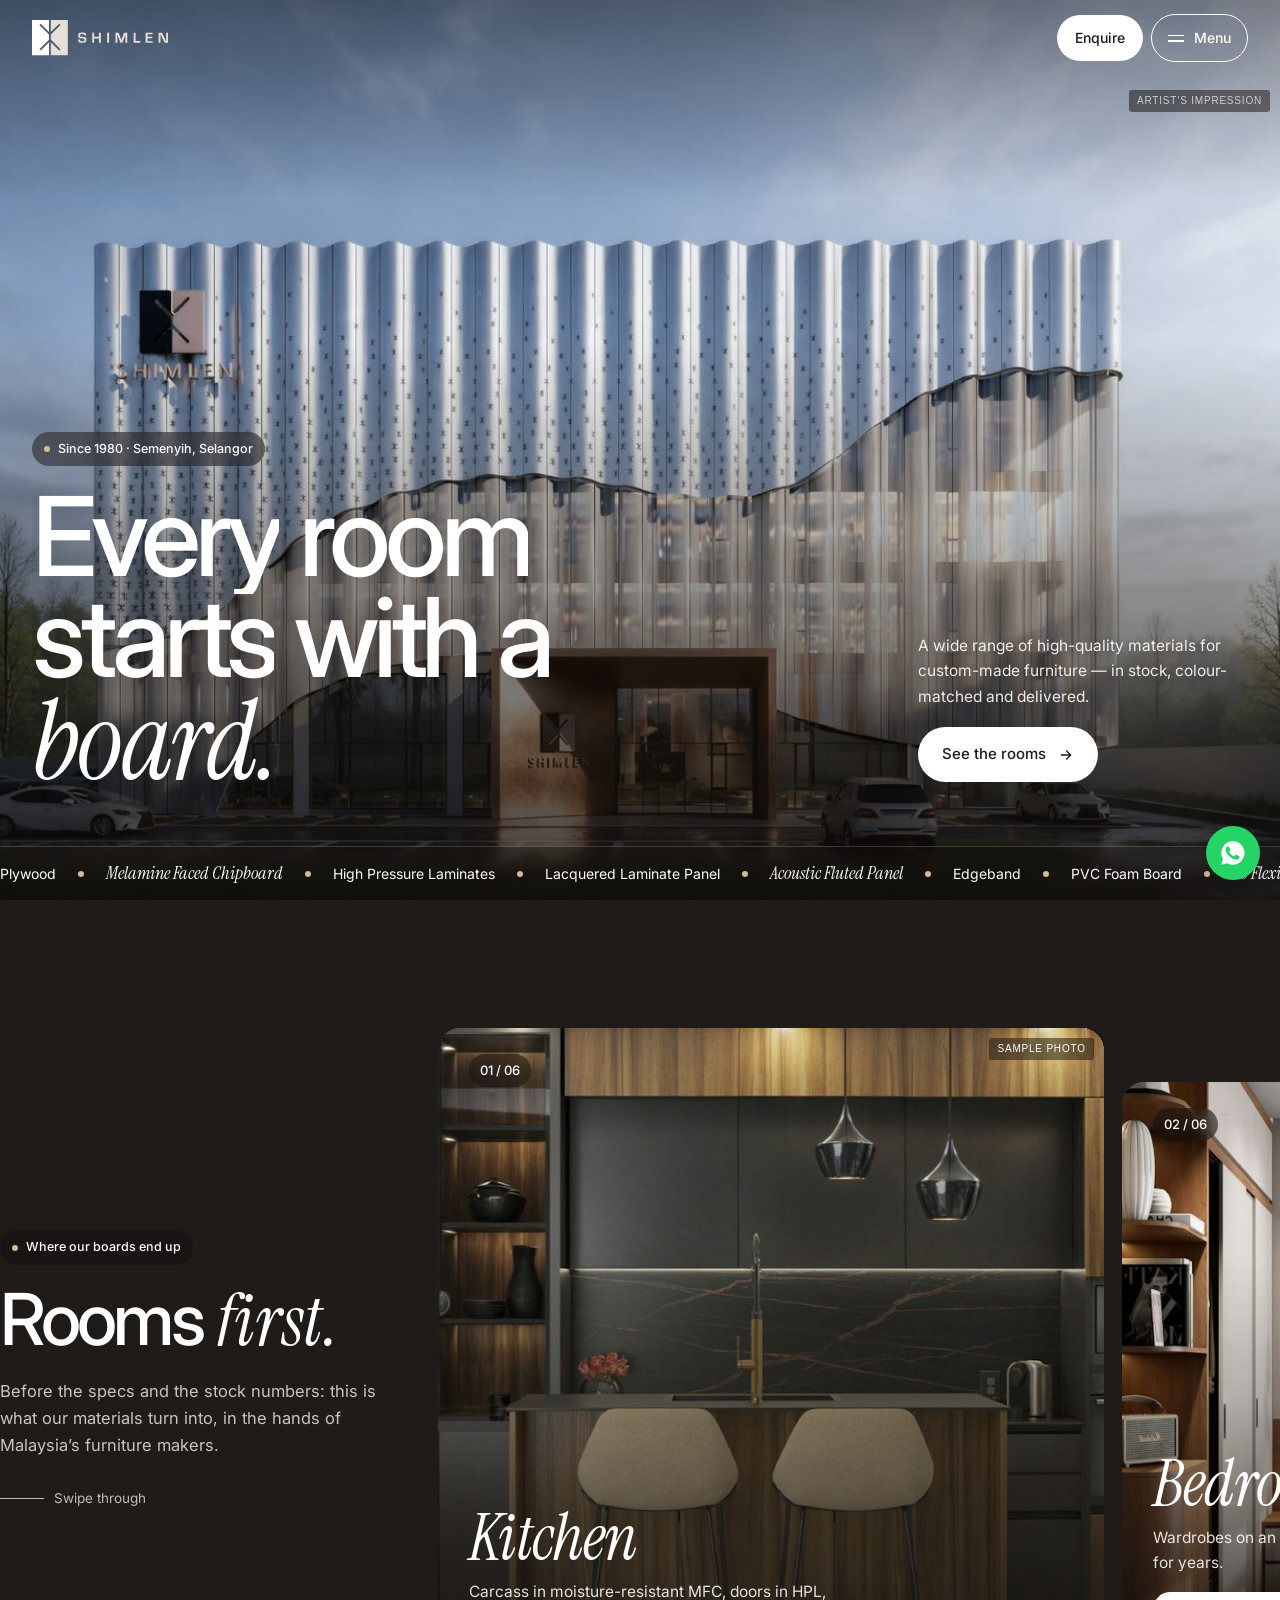
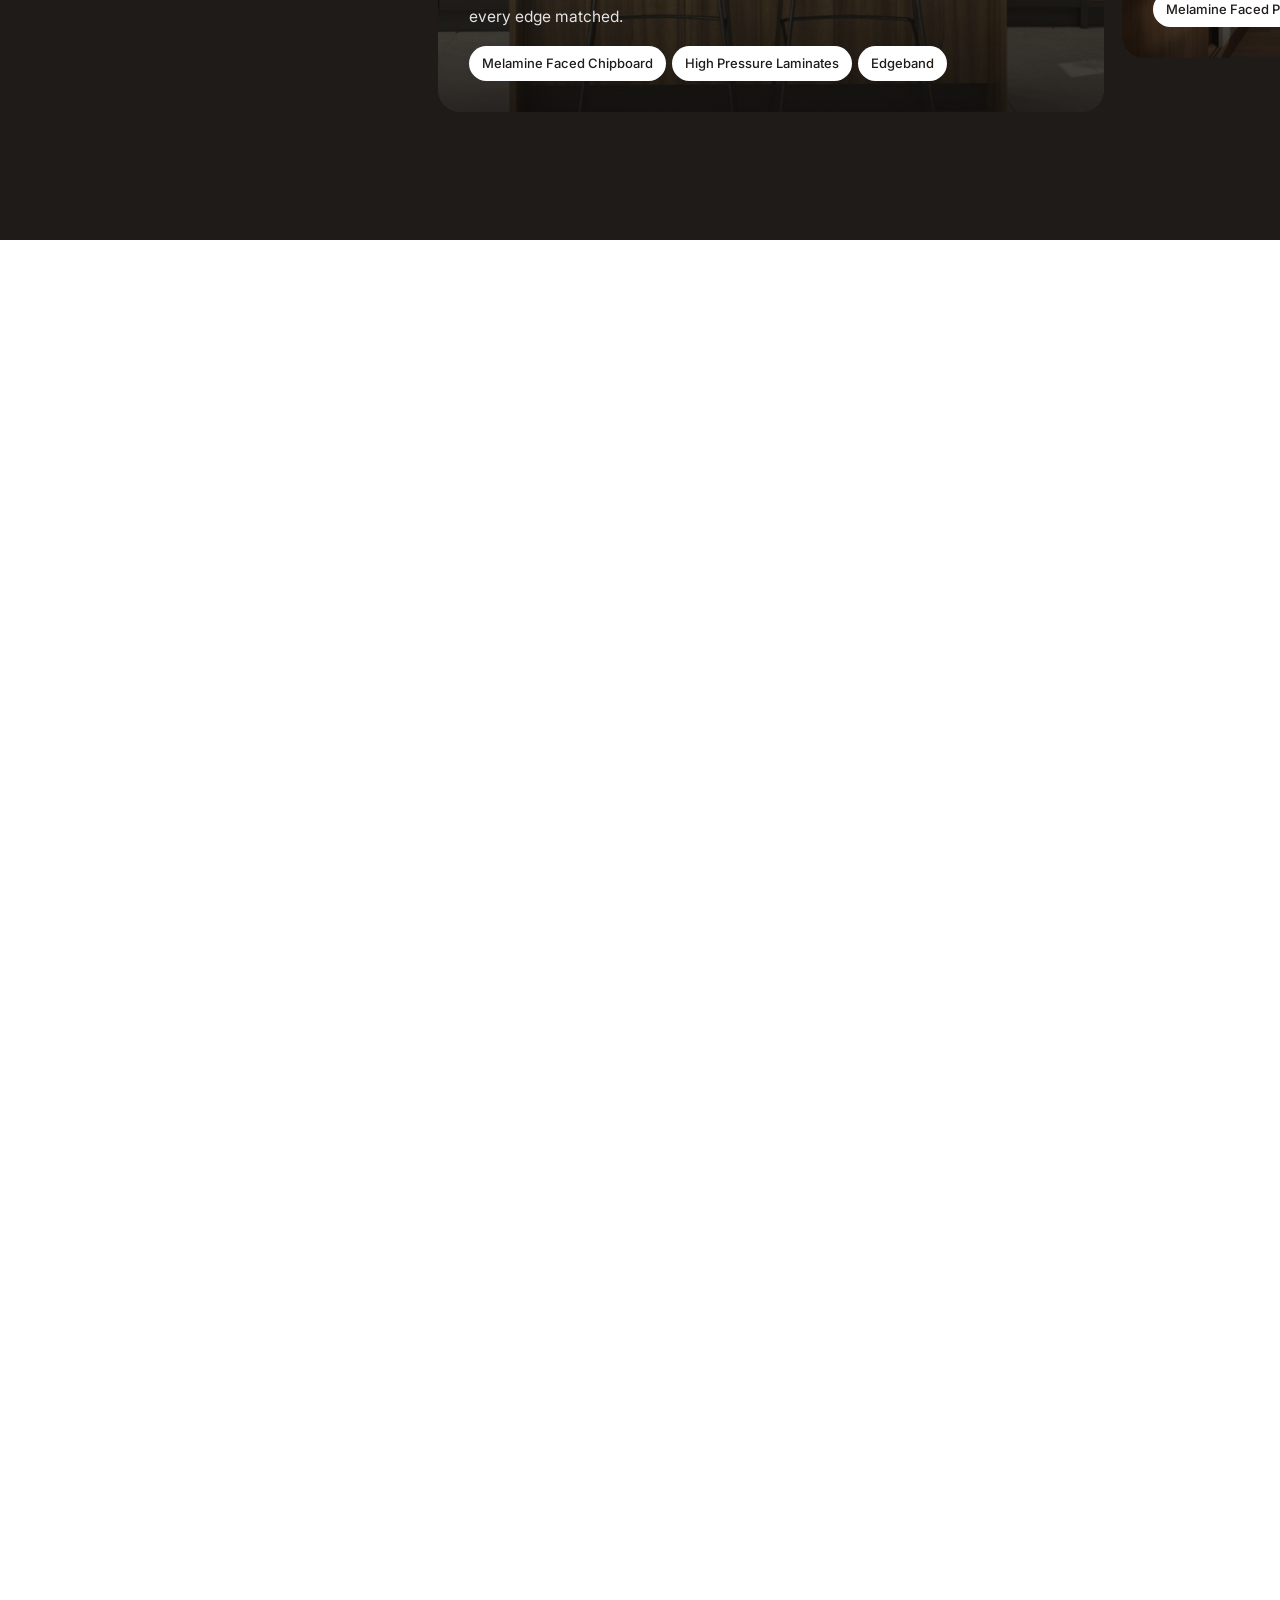
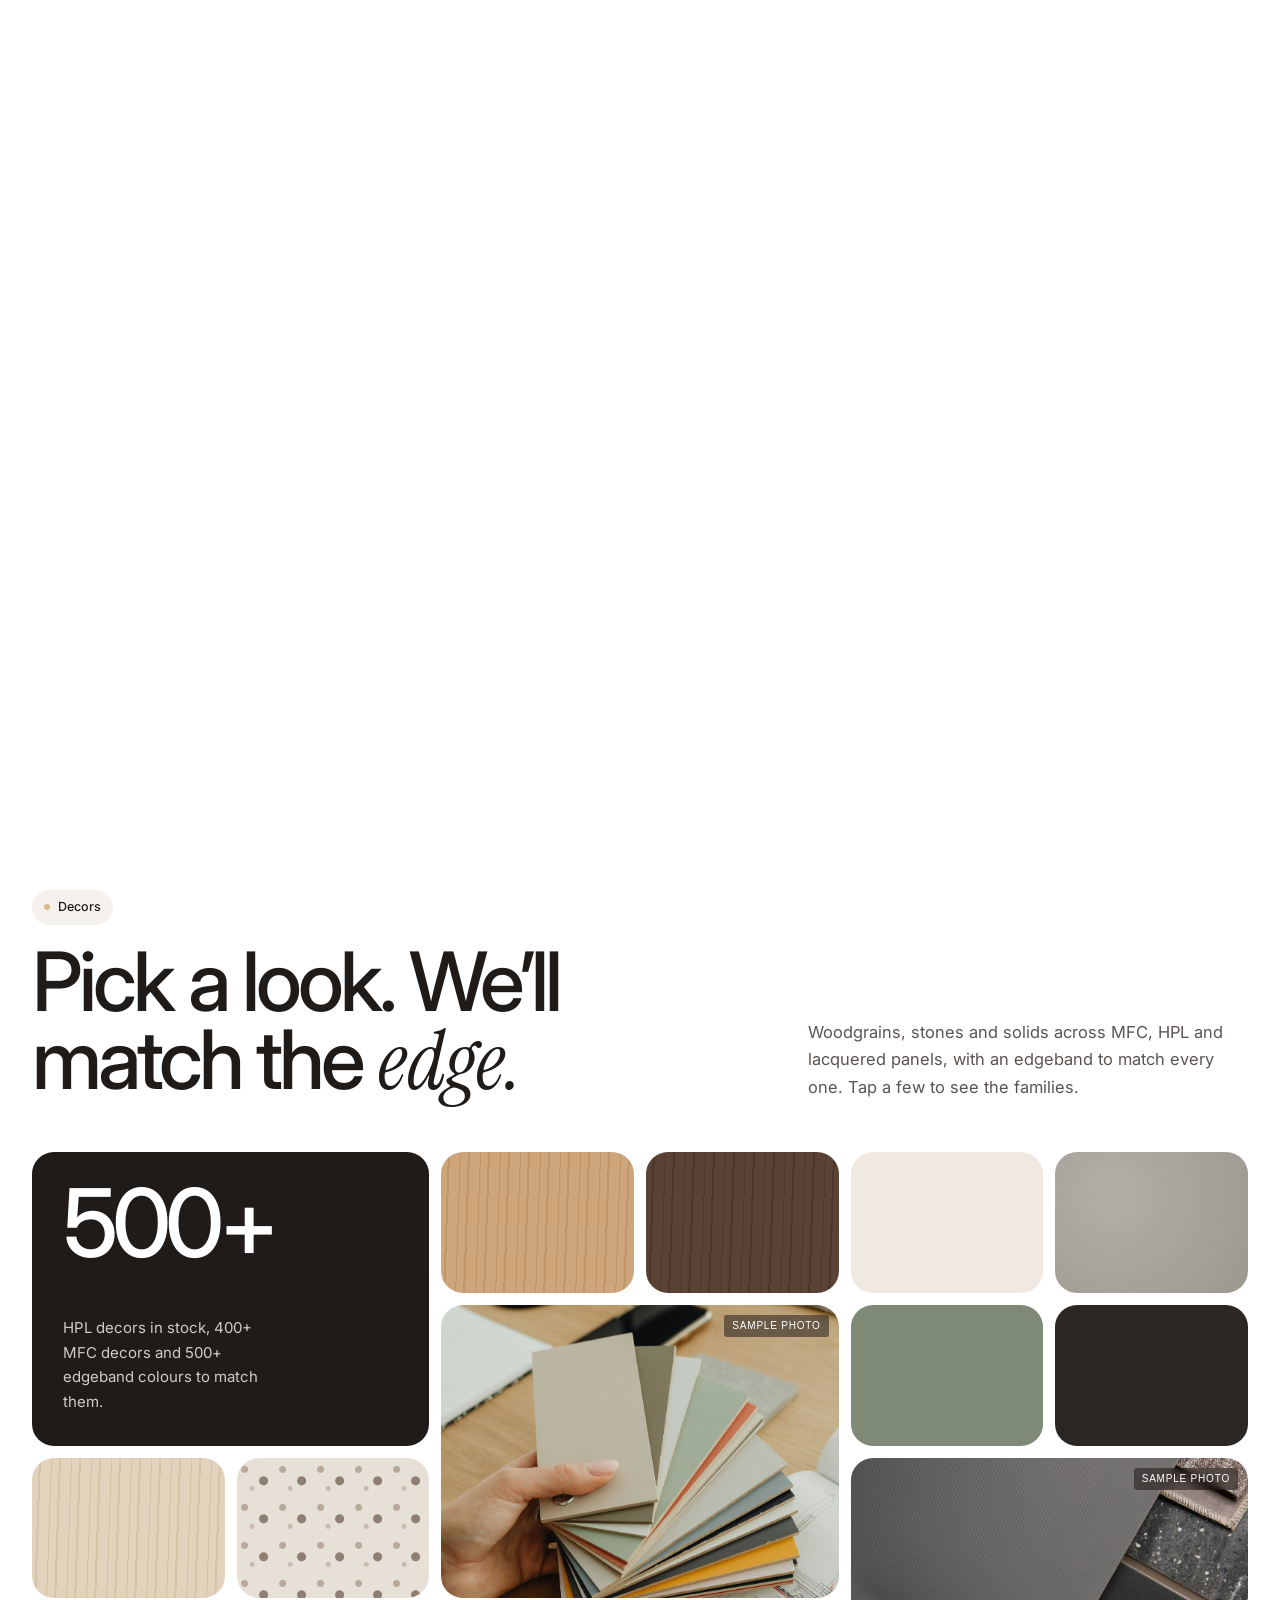
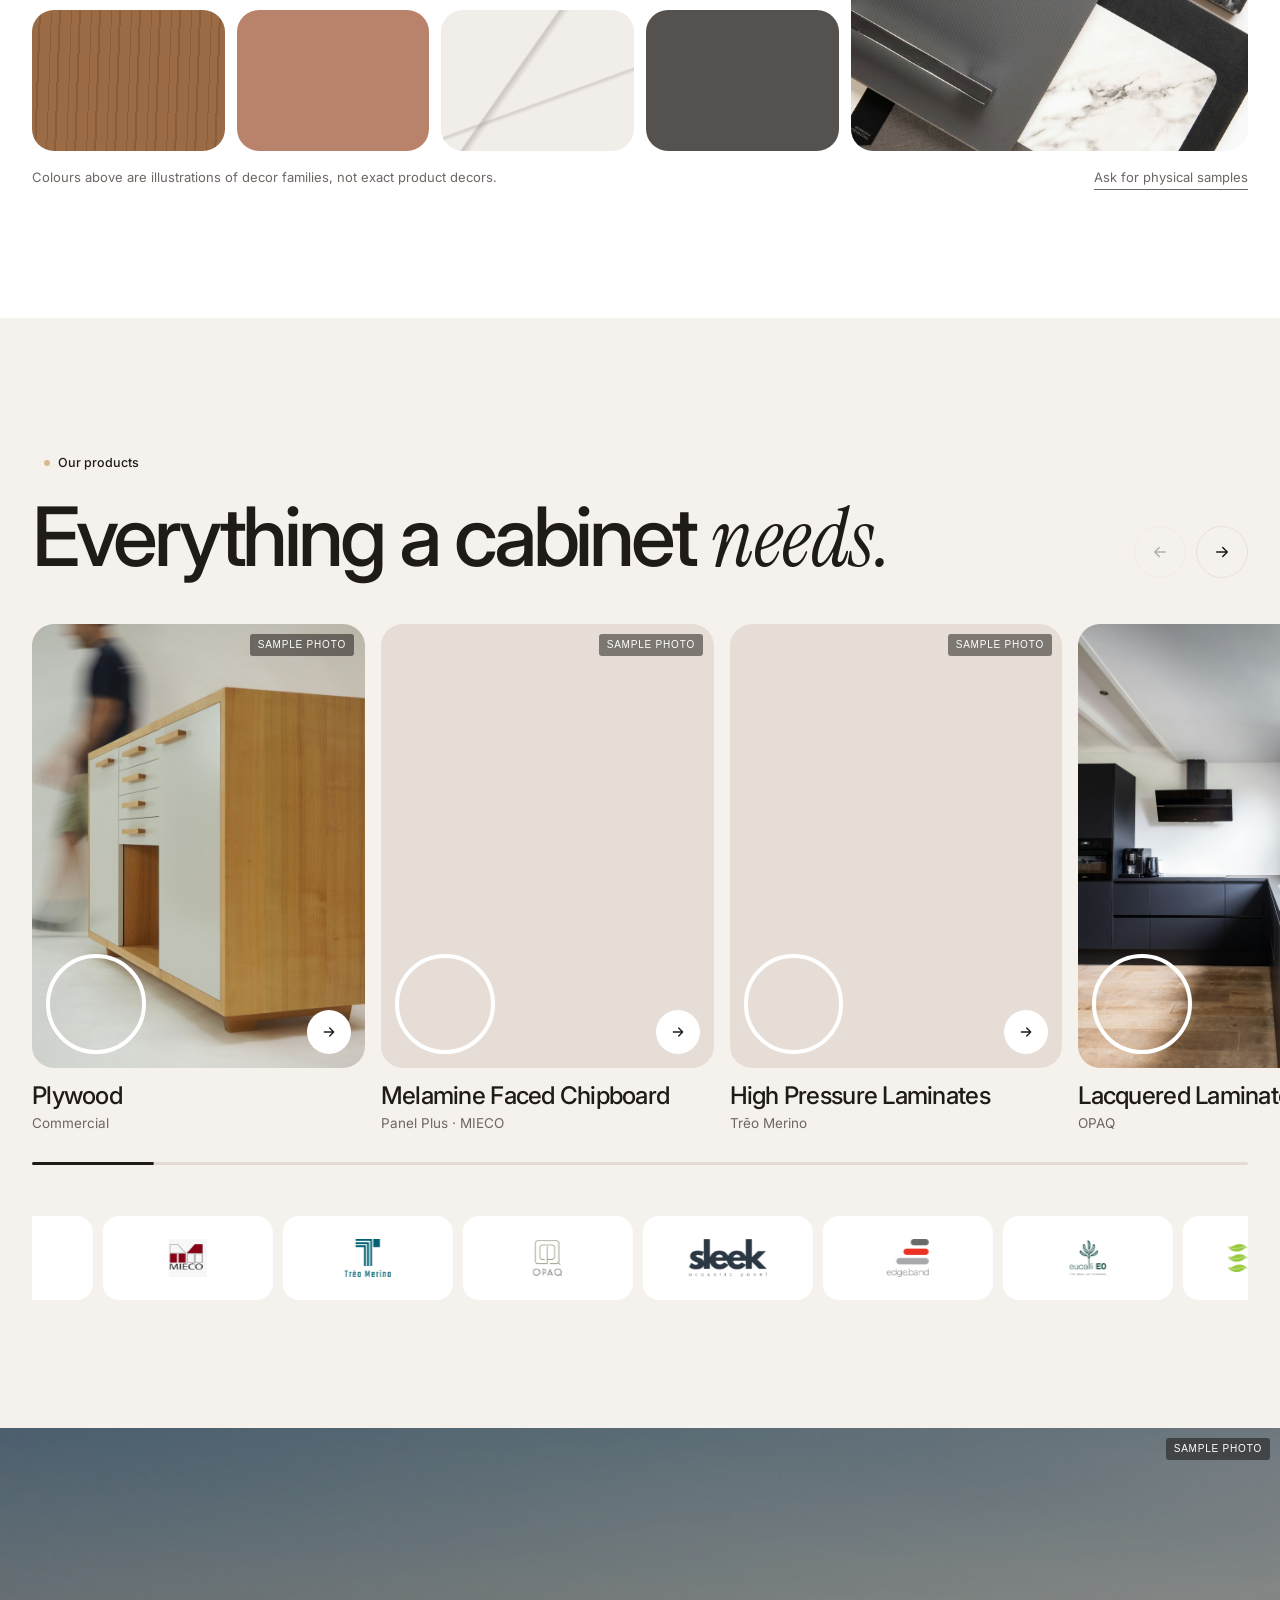
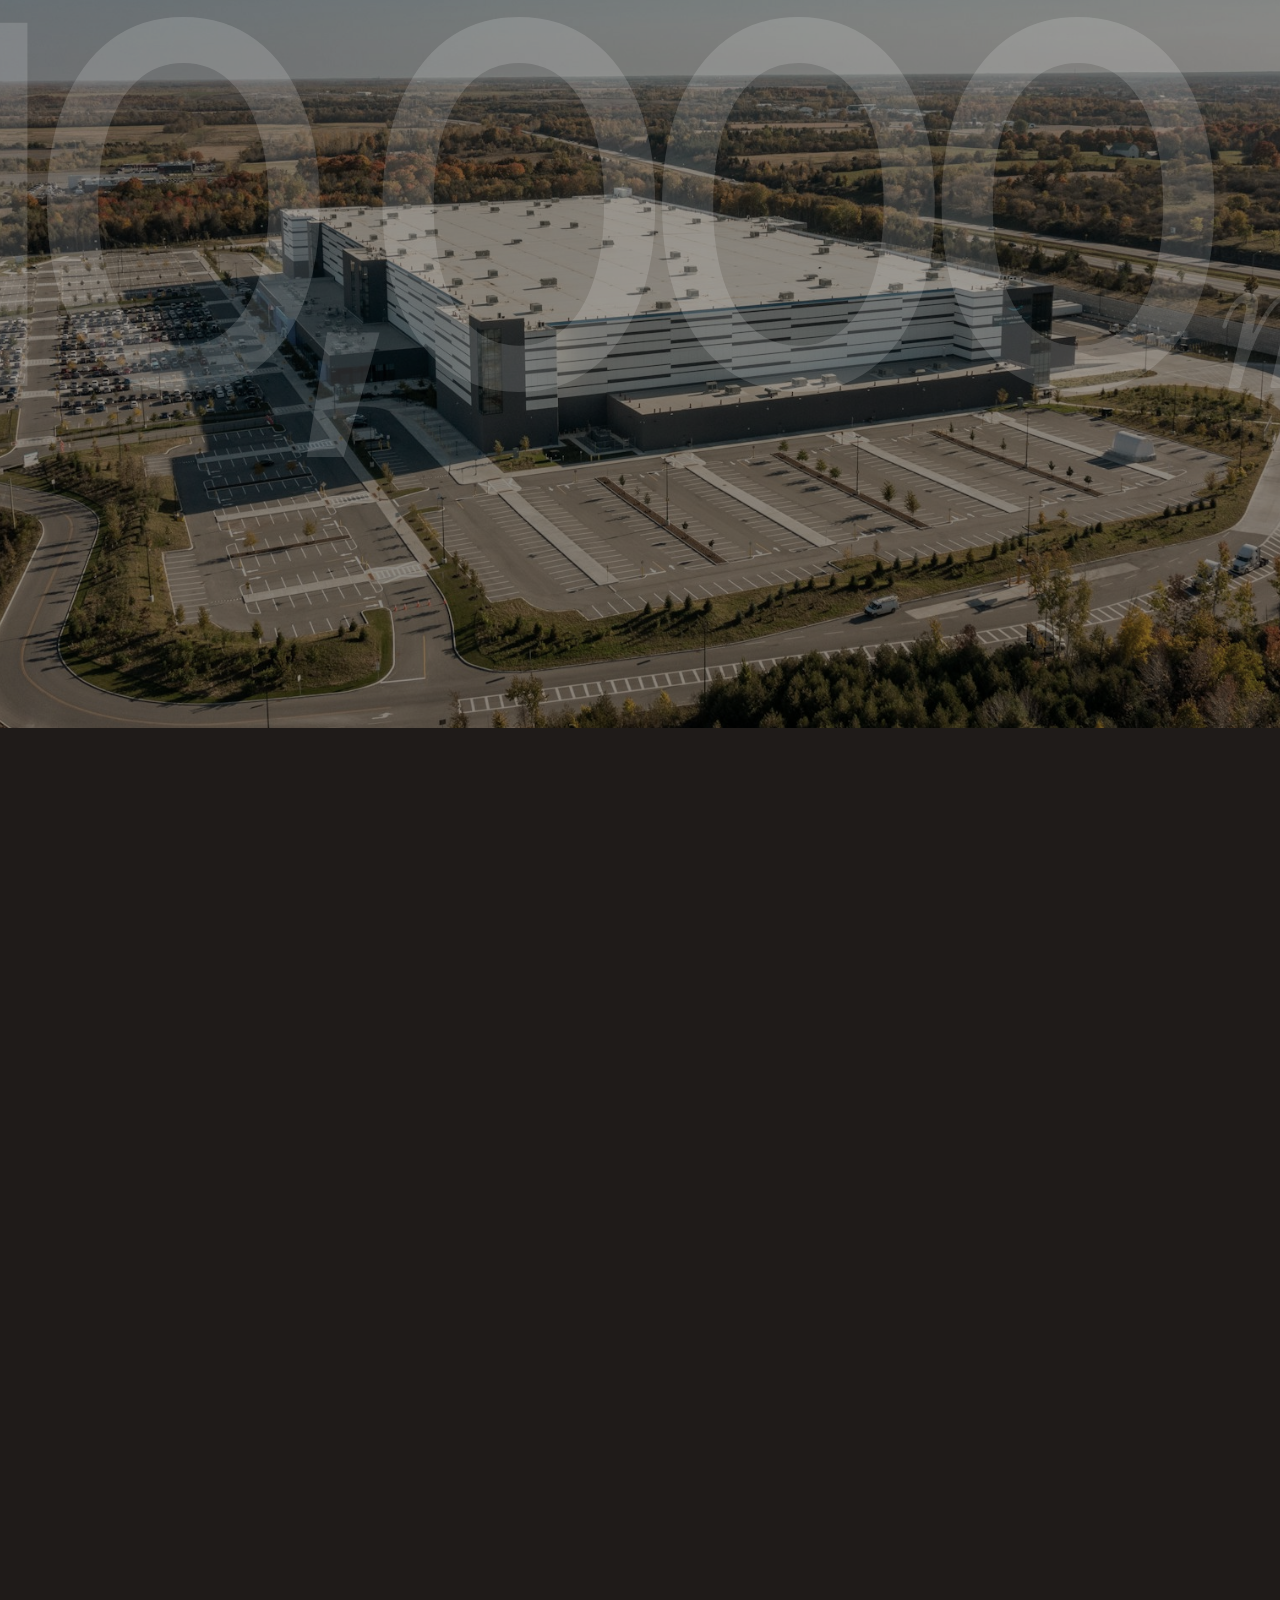
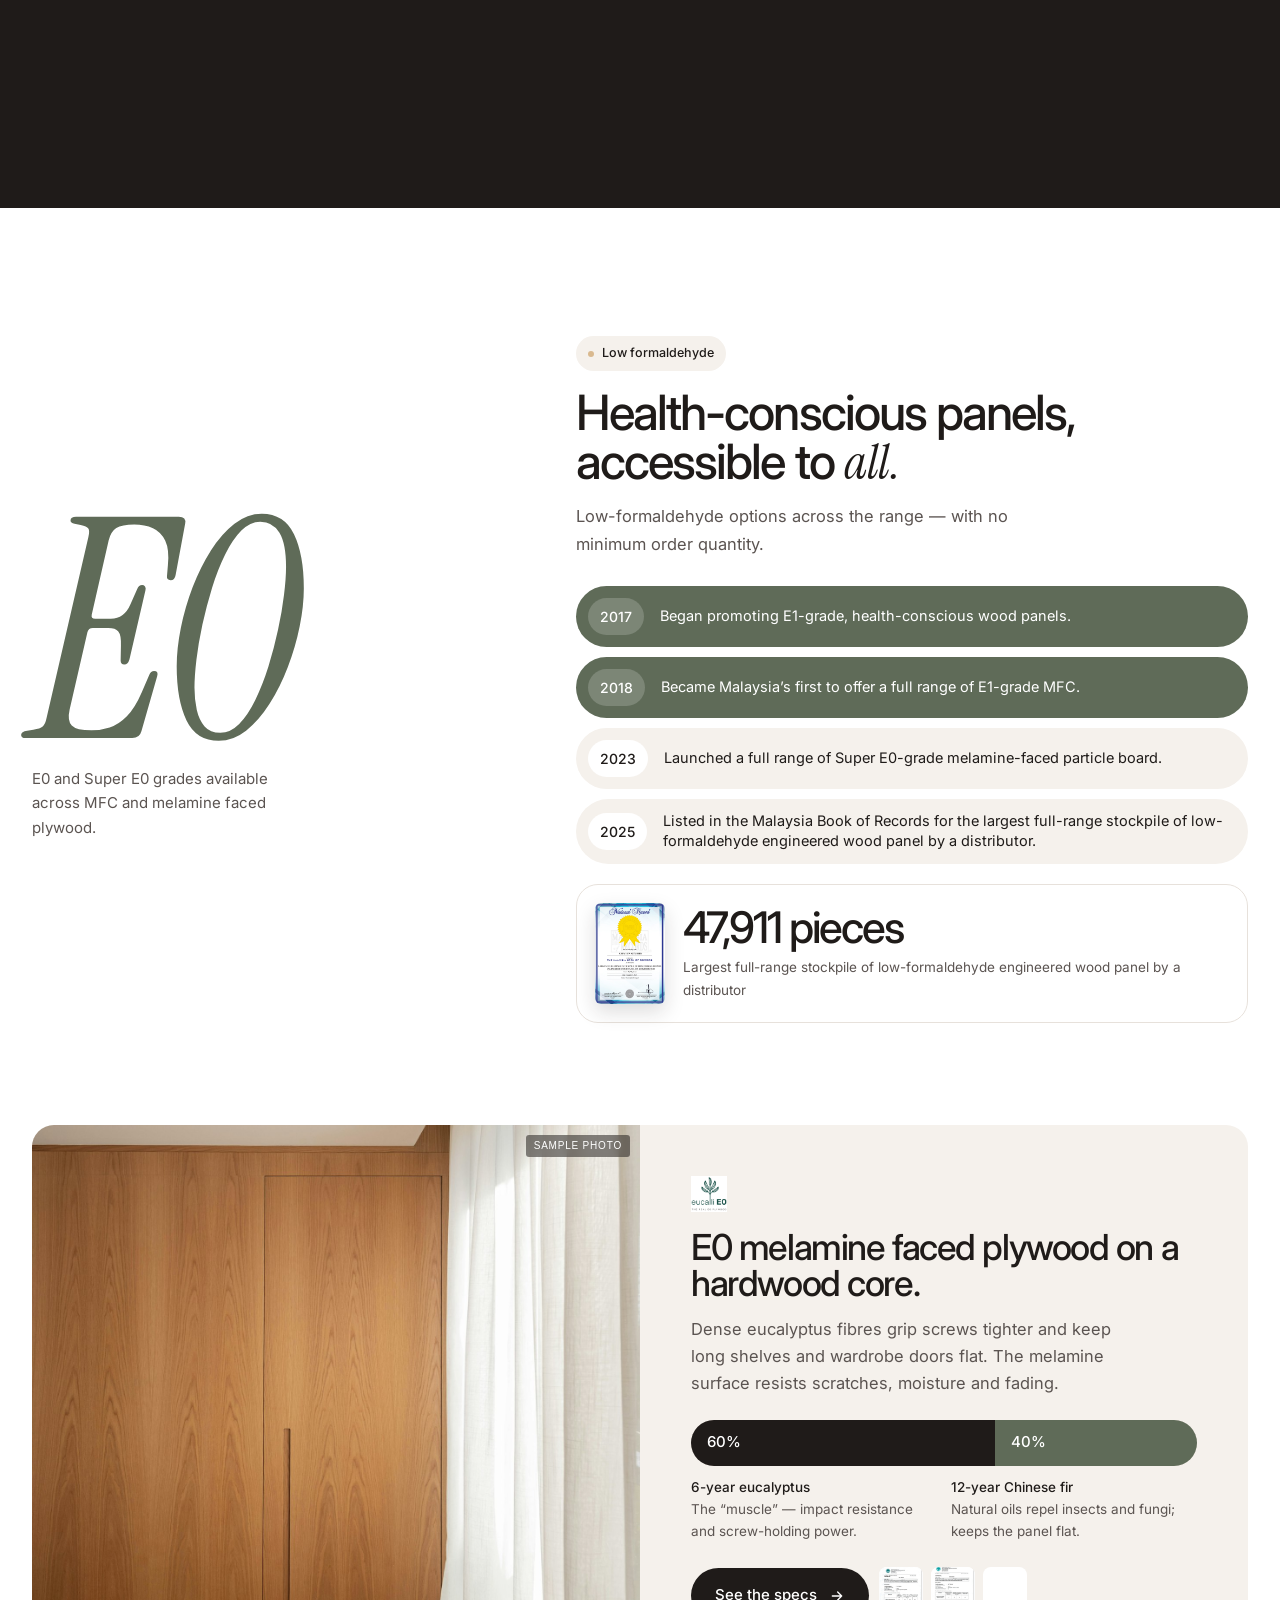
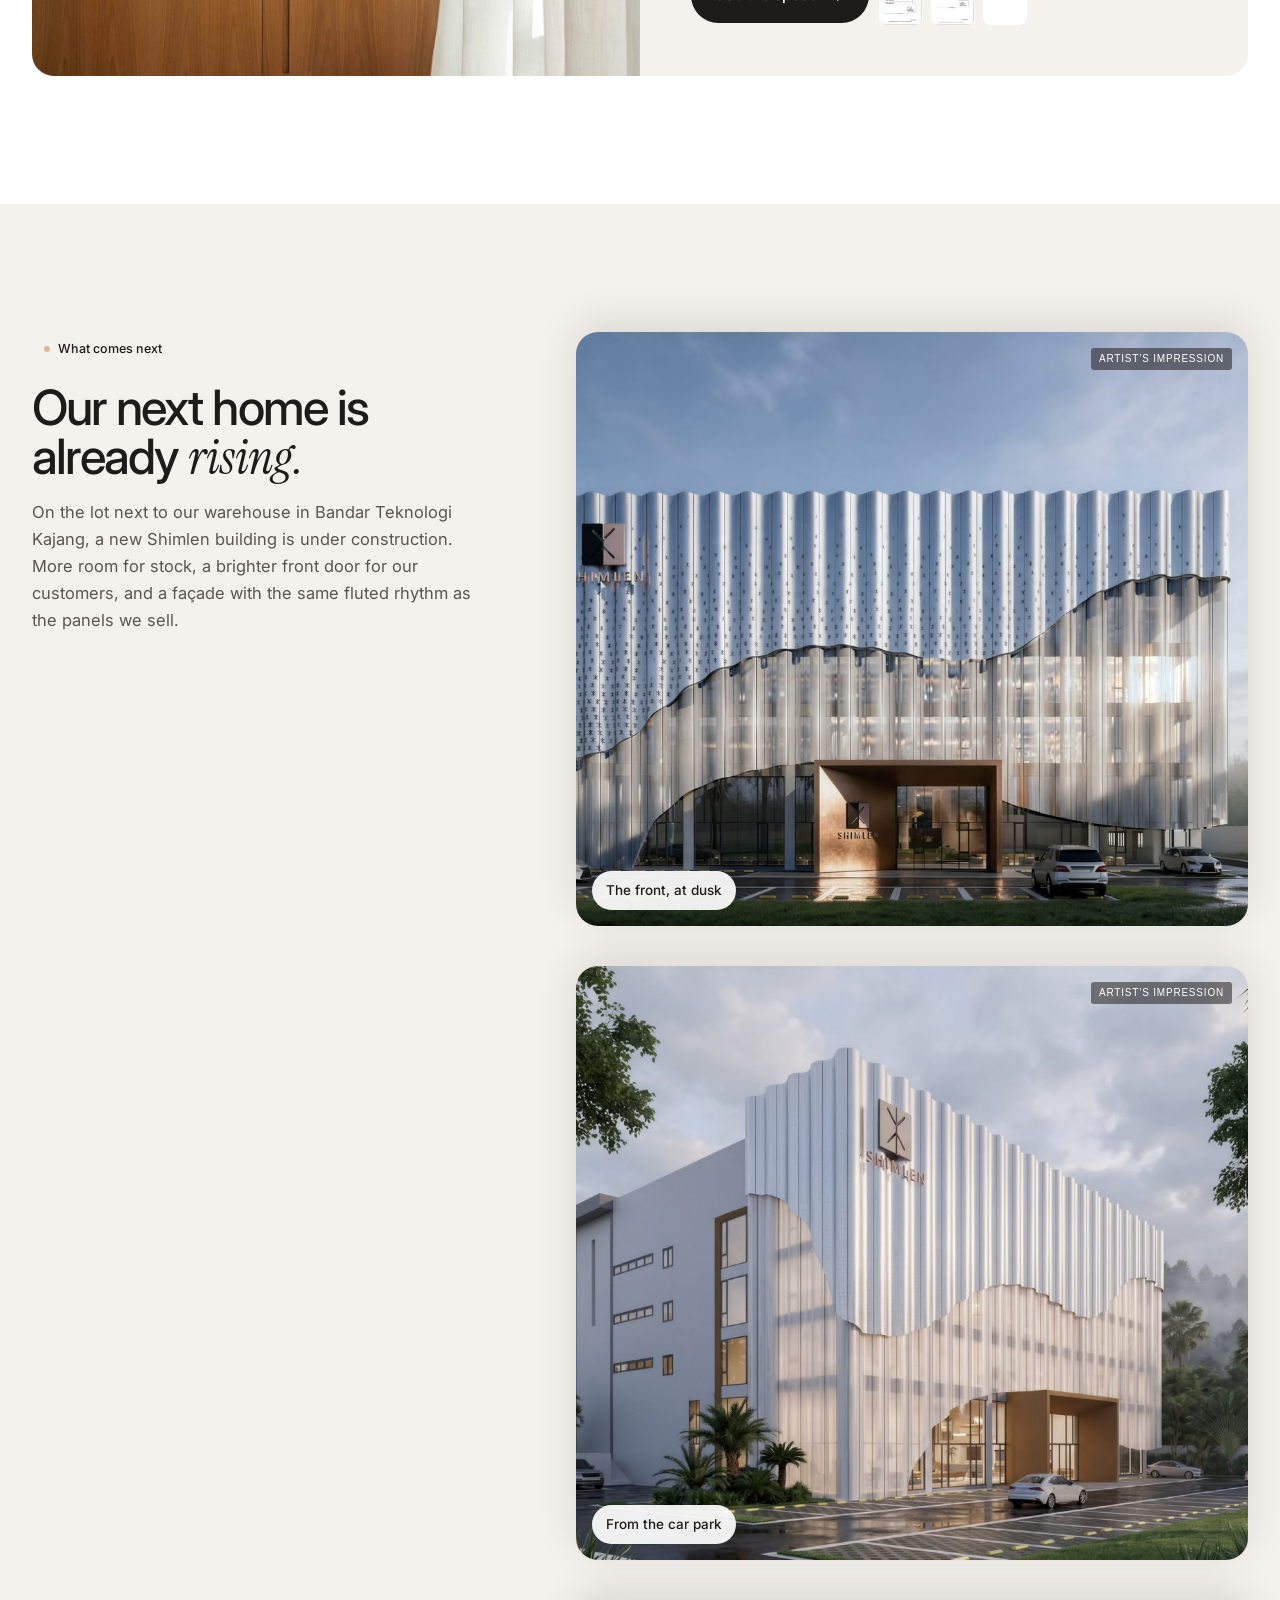
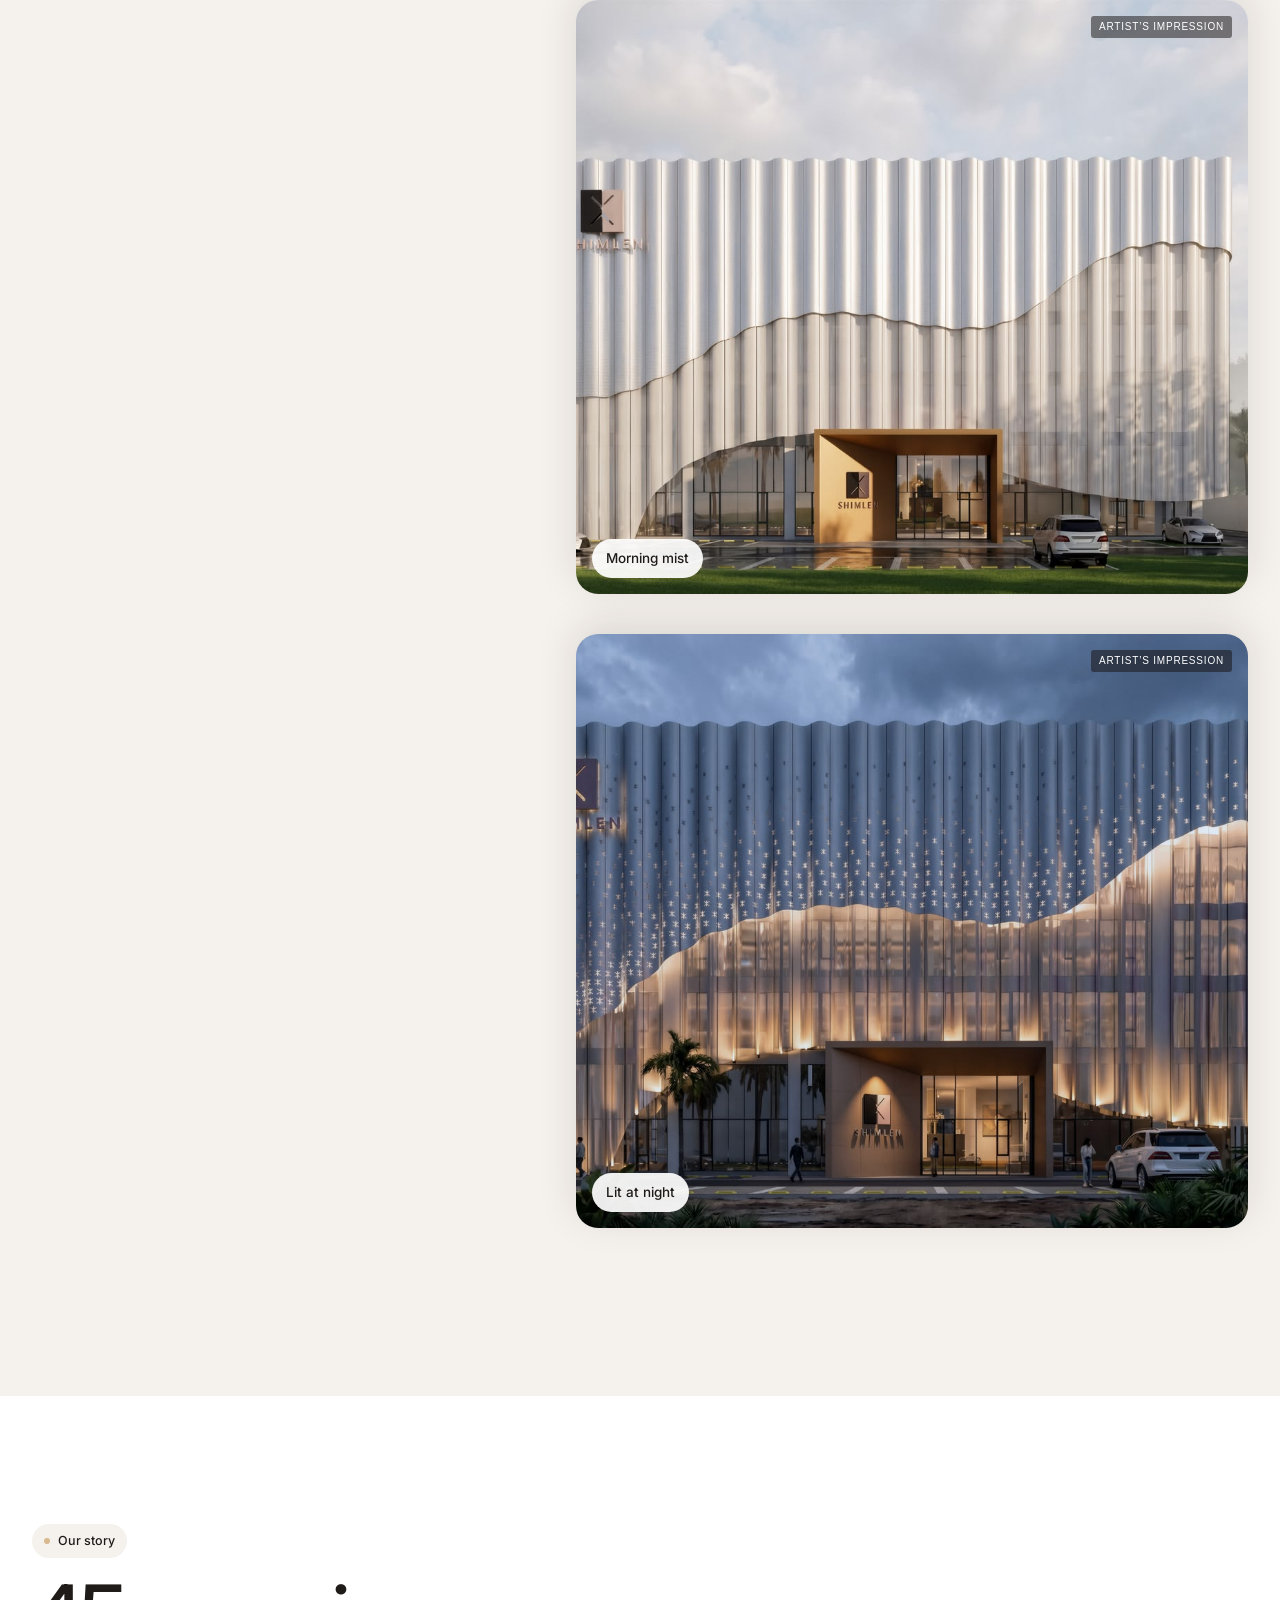
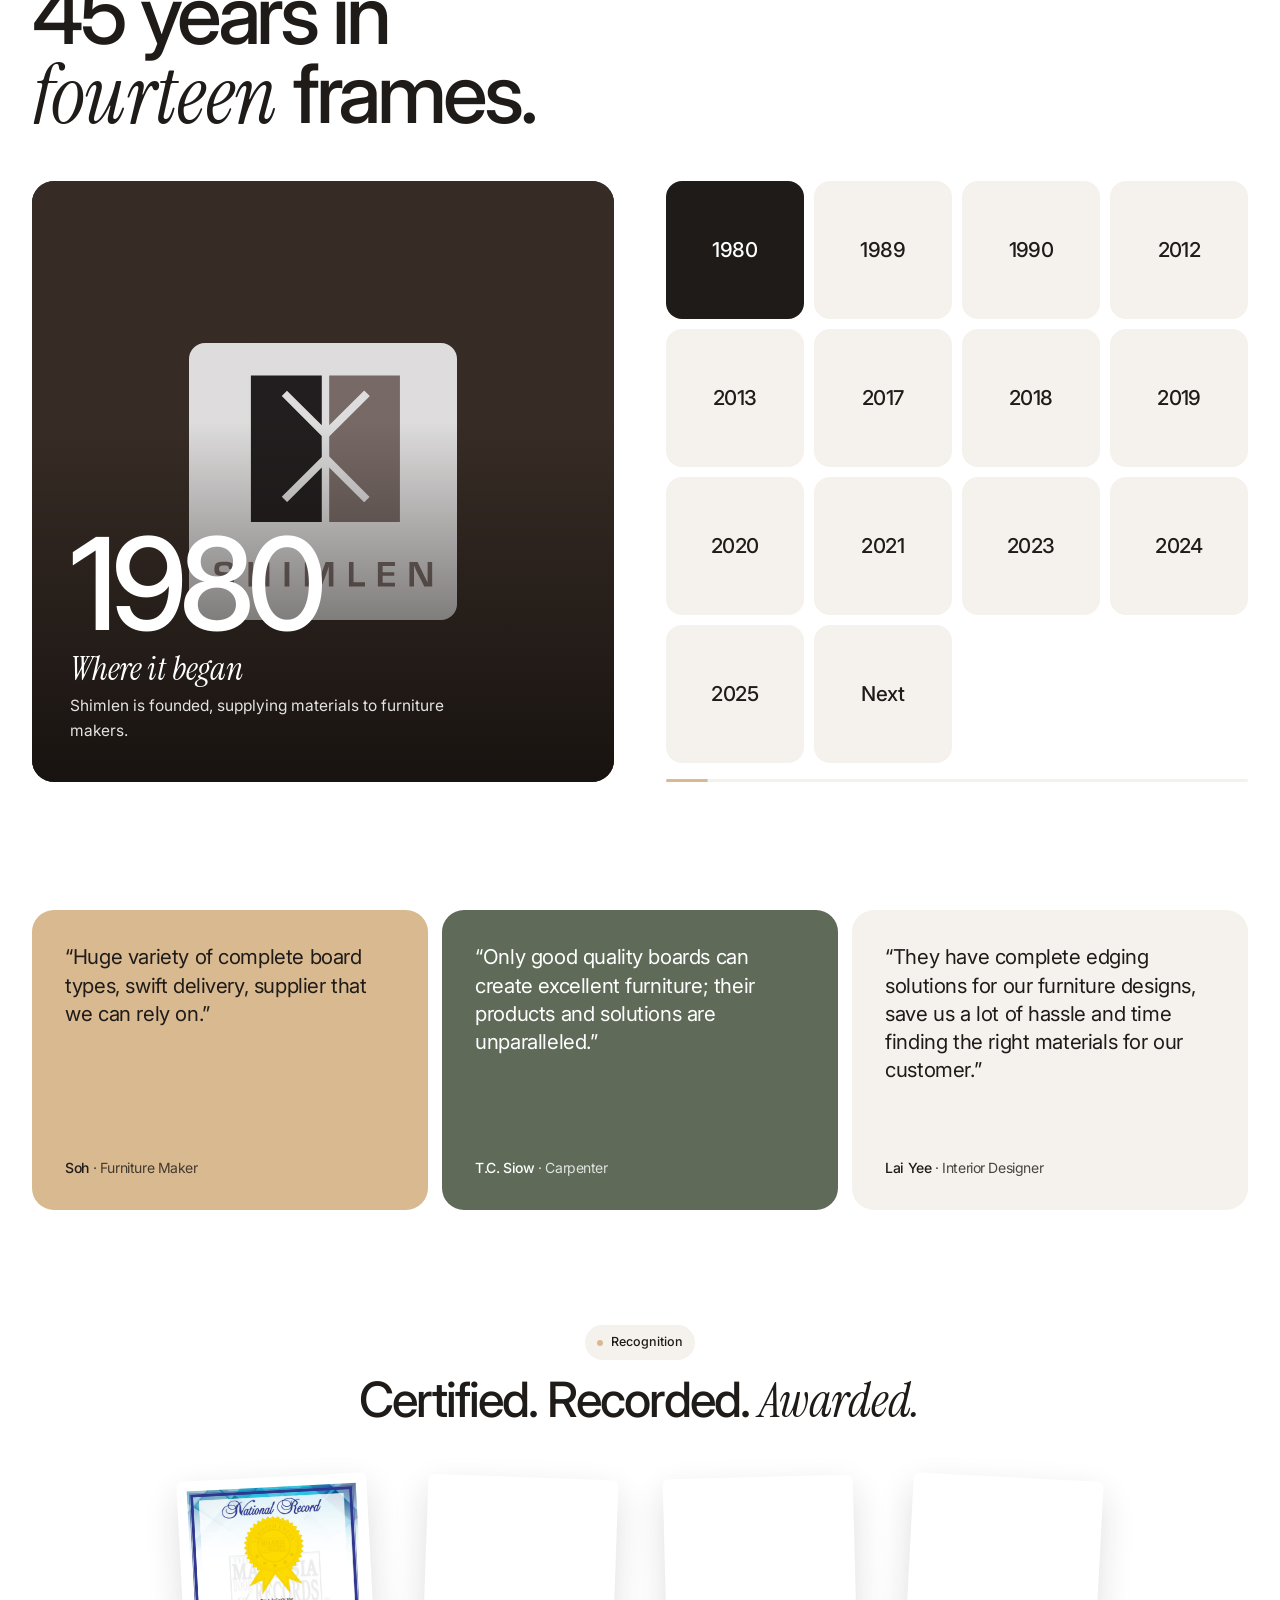
<file: revamp-4/index.html>
<!DOCTYPE html>
<html lang="en">
<head>
<meta charset="utf-8">
<meta name="viewport" content="width=device-width, initial-scale=1, viewport-fit=cover">
<title>Shimlen · Moodboard · Revamp 4</title>
<meta name="description" content="Every room starts with a board. Plywood, MFC, HPL, lacquered and acoustic panels, edgeband: 500+ decors, in stock in Semenyih, Selangor.">
<link rel="icon" href="../img/logo-mark.svg">
<script>if(!matchMedia('(prefers-reduced-motion:reduce)').matches&&location.search.indexOf('shot')<0)document.documentElement.classList.add('rx-loading')</script>
<link rel="preconnect" href="https://fonts.googleapis.com"><link rel="preconnect" href="https://fonts.gstatic.com" crossorigin>
<link href="https://fonts.googleapis.com/css2?family=Instrument+Serif:ital@0;1&family=Inter:wght@400;500;600&display=swap" rel="stylesheet">
<link rel="stylesheet" href="../shared/base.css">
<link rel="stylesheet" href="../shared/motion.css">
<link rel="stylesheet" href="../shared/rx.css">
<style>
/* Revamp 4 · Quiet, made younger — pictures first, few words, things that move when you scroll.
   The rooms slide past sideways, the decors sit in a wall you can play with, the range is a rail of big cards,
   the warehouse is one number that lands, the new building stacks up in cards, and 45 years flip like a photo album. */
:root{--bg:#fff;--fg:#1F1B19;--fg2:#5B5451;--mut:#6E6663;--line:#E7E1DB;--acc:#7A6865;--soft:#F5F1EC;--oak:#D9B98F;--sage:#5F6B58;--walnut:#3B2F28;
  --ser:"Instrument Serif",Georgia,serif;--hh:76px;--r:22px;--wrap:min(1320px,calc(100vw - 64px));--pad:clamp(90px,10vw,160px);
  --drawer-bg:#fff;--drawer-line:#E7E1DB;--rxl-bg:#fff;--pre-bg:#1F1B19;--pre-fg:#fff;--cur:#1F1B19}
::selection{background:#E9DFD7}
body{font-family:Inter,"Helvetica Neue",Arial,sans-serif;font-size:15.5px;line-height:1.65;color:var(--fg)}
em.i{font-family:var(--ser);font-style:italic;font-weight:400;letter-spacing:-.005em}
.big{font-weight:500;font-size:clamp(44px,6.4vw,104px);line-height:.96;letter-spacing:-.05em}
.mid{font-weight:500;font-size:clamp(32px,3.8vw,58px);line-height:1;letter-spacing:-.04em}
.lab{display:inline-flex;align-items:center;gap:8px;font-size:12.5px;font-weight:500;padding:7px 12px;border-radius:999px;background:var(--soft);color:var(--fg)}
.lab::before{content:"";width:6px;height:6px;border-radius:50%;background:var(--oak)}
.lab.dk{background:rgba(20,16,15,.48);color:#fff;-webkit-backdrop-filter:blur(8px);backdrop-filter:blur(8px)}
.p{font-size:16.5px;color:var(--fg2);max-width:44ch}
section{position:relative;padding:var(--pad) 0}
.tel{border-bottom:1px solid currentColor;white-space:nowrap}
.btn{display:inline-flex;align-items:center;gap:12px;padding:15px 24px;border-radius:999px;font-size:15px;font-weight:500;transition:background .3s,color .3s,transform .3s var(--ease)}
.btn .ic{width:16px;height:16px;transition:transform .35s var(--ease)}
.btn:hover .ic{transform:translateX(4px)}
.btn-ink{background:var(--fg);color:#fff}.btn-ink:hover{background:var(--walnut)}
.btn-oak{background:var(--oak);color:var(--fg)}.btn-oak:hover{background:#E6CBA6}
.btn-w{background:#fff;color:var(--fg)}.btn-w:hover{background:var(--oak)}
.pill{display:inline-flex;align-items:center;gap:6px;padding:7px 13px;border-radius:999px;font-size:13px;font-weight:500;background:#fff;color:var(--fg);transition:background .25s,color .25s}
.pill:hover{background:var(--oak)}
.rnd-b{width:52px;height:52px;border-radius:50%;display:grid;place-items:center;border:1px solid var(--line);transition:background .3s,color .3s,border-color .3s}
.rnd-b:hover:not(:disabled){background:var(--fg);color:#fff;border-color:var(--fg)}
.rnd-b:disabled{opacity:.3;cursor:default}

/* header */
#hdr{position:fixed;top:0;left:0;right:0;height:var(--hh);z-index:60;color:#fff;--logo-a:#fff;--logo-b:#E7DED7;transition:background .4s,color .4s,transform .5s var(--ease),box-shadow .4s}
#hdr.scrolled{background:rgba(255,255,255,.94);-webkit-backdrop-filter:blur(12px);backdrop-filter:blur(12px);color:var(--fg);--logo-a:#1F1B19;--logo-b:#7A6865;box-shadow:0 1px 0 var(--line)}
#hdr.hide{transform:translateY(-100%)}
.nav{height:100%;display:flex;align-items:center;justify-content:space-between}
.nav .logo{width:136px}
.nav-r{display:flex;gap:8px;align-items:center}
.nav-r .btn{padding:11px 18px;font-size:14px}
#hdr:not(.scrolled) .nav-r .btn-ink{background:#fff;color:var(--fg)}
.mbtn{display:inline-flex;align-items:center;gap:10px;padding:11px 16px;border-radius:999px;font-size:14px;font-weight:500;border:1px solid currentColor}
.mbtn i{display:grid;gap:4px}.mbtn i b{display:block;width:16px;height:1.5px;background:currentColor;transition:transform .3s}
body.menu-open .mbtn i b:first-child{transform:translateY(2.75px) rotate(45deg)}body.menu-open .mbtn i b:last-child{transform:translateY(-2.75px) rotate(-45deg)}
.nav-links{display:none}
.menu{position:fixed;inset:0;z-index:55;background:var(--fg);color:#fff;display:grid;grid-template-columns:1.1fr .9fr;opacity:0;visibility:hidden;transition:opacity .5s,visibility .5s}
body.menu-open .menu{opacity:1;visibility:visible}
body.menu-open #hdr{background:transparent;box-shadow:none;color:#fff;--logo-a:#fff;--logo-b:#E7DED7}
.menu .ml{padding:calc(var(--hh) + 30px) clamp(24px,5vw,80px) 40px;display:flex;flex-direction:column;justify-content:center}
.menu a.m{display:flex;align-items:baseline;gap:18px;font-size:clamp(34px,4.6vw,68px);font-weight:500;letter-spacing:-.045em;line-height:1.12;color:rgba(255,255,255,.45);transition:color .3s}
.menu a.m span{font-size:13px;letter-spacing:0;font-weight:500;color:var(--oak)}
.menu a.m:hover{color:#fff}
.menu .mp{position:relative;overflow:hidden}
.menu .mp img{position:absolute;inset:0;width:100%;height:100%;object-fit:cover;opacity:0;transition:opacity .6s,transform 1.2s var(--ease);transform:scale(1.06)}
.menu .mp img.on{opacity:1;transform:none}
.menu .mf{display:flex;gap:18px;margin-top:40px;font-size:14px;color:rgba(255,255,255,.7);flex-wrap:wrap}

/* 1 · hero */
.hero{height:100svh;min-height:620px;padding:0;color:#fff;overflow:hidden;background:var(--fg)}
.hero .reel{position:absolute;inset:0}
.hero .shade{position:absolute;inset:0;z-index:1;pointer-events:none;background:linear-gradient(0deg,rgba(18,14,12,.78) 0%,rgba(18,14,12,.38) 34%,rgba(18,14,12,0) 62%),linear-gradient(180deg,rgba(18,14,12,.4),rgba(18,14,12,0) 22%)}
.h-c{position:absolute;left:0;right:0;bottom:clamp(86px,12vh,130px);z-index:2}
.h-c .row{display:flex;justify-content:space-between;align-items:flex-end;gap:30px;flex-wrap:wrap}
.hero h1{font-weight:500;font-size:clamp(52px,8.6vw,150px);line-height:.92;letter-spacing:-.055em;max-width:9.5ch;margin-top:20px;text-shadow:0 2px 30px rgba(0,0,0,.18)}
.hero h1 em.i{letter-spacing:-.02em}
.hero h1 .w{display:inline-block;overflow:hidden;vertical-align:top;padding-bottom:.06em;margin-bottom:-.06em}
.hero h1 .w>span{display:inline-block}
.h-side{max-width:330px;display:flex;flex-direction:column;gap:18px;padding-bottom:10px}
.h-side p{font-size:15.5px;color:rgba(255,255,255,.9);text-shadow:0 1px 12px rgba(0,0,0,.3)}
.ticker{position:absolute;left:0;right:0;bottom:0;z-index:2;height:54px;border-top:1px solid rgba(255,255,255,.18);background:rgba(18,14,12,.35);-webkit-backdrop-filter:blur(8px);backdrop-filter:blur(8px);overflow:hidden;display:flex;align-items:center}
.ticker .tt{display:flex;gap:0;white-space:nowrap;animation:tick 48s linear infinite;font-size:14px}
.ticker .tt span{display:inline-flex;align-items:center;gap:22px;padding-right:22px}
.ticker .tt span::after{content:"";width:6px;height:6px;border-radius:50%;background:var(--oak)}
.ticker .tt em{font-family:var(--ser);font-style:italic;font-size:18px}
@keyframes tick{to{transform:translateX(-50%)}}

/* 2 · rooms, sideways */
.hz{padding:0;background:var(--fg);color:#fff;overflow:hidden}
.hz-in{height:100svh;display:flex;align-items:center}
.hz-track{display:flex;gap:18px;padding:0 clamp(24px,4vw,64px);align-items:center;will-change:transform}
.hz-intro{flex:none;width:min(420px,80vw);padding-right:clamp(20px,3vw,60px)}
.hz-intro .big{margin:20px 0 22px;font-size:clamp(46px,5.6vw,92px)}
.hz-intro .p{color:rgba(255,255,255,.75)}
.hz-intro .hint{display:inline-flex;gap:10px;align-items:center;margin-top:28px;font-size:13.5px;color:rgba(255,255,255,.7)}
.hz-intro .hint i{width:44px;height:1px;background:currentColor;position:relative;overflow:hidden}
.panel{position:relative;flex:none;width:clamp(320px,52vw,820px);height:min(76svh,720px);border-radius:var(--r);overflow:hidden;background:#2a2421}
.panel:nth-child(odd){height:min(64svh,620px)}
.panel>img{position:absolute;inset:0;width:100%;height:100%;object-fit:cover}
.panel::before{content:"";position:absolute;inset:0;z-index:1;background:linear-gradient(0deg,rgba(15,12,10,.82),rgba(15,12,10,.2) 45%,rgba(15,12,10,0) 70%)}
.panel .tx{position:absolute;left:0;right:0;bottom:0;z-index:2;padding:clamp(20px,2.4vw,34px)}
.panel .n{position:absolute;left:clamp(20px,2.4vw,34px);top:clamp(18px,2vw,28px);z-index:2;font-size:13px;font-weight:500;padding:6px 11px;border-radius:999px;background:rgba(20,16,15,.5);-webkit-backdrop-filter:blur(8px);backdrop-filter:blur(8px)}
.panel h3{font-family:var(--ser);font-style:italic;font-weight:400;font-size:clamp(44px,5vw,84px);line-height:.95;letter-spacing:-.01em}
.panel p{font-size:15.5px;color:rgba(255,255,255,.88);max-width:40ch;margin:10px 0 16px}
.panel .chips{display:flex;flex-wrap:wrap;gap:6px}
.hint .hm{display:none}
.hz.native .hint .hd{display:none}.hz.native .hint .hm{display:inline}
.hz-end{flex:none;width:min(360px,70vw);padding-left:clamp(10px,2vw,40px)}
.hz-end .mid{margin-bottom:22px}
html:not(.motion) .hz-in,.hz.native .hz-in{height:auto;padding:var(--pad) 0}
html:not(.motion) .hz-track,.hz.native .hz-track{overflow-x:auto;scroll-snap-type:x mandatory;scrollbar-width:none}
.hz.native .hz-track>*{scroll-snap-align:start}

/* 3 · decor wall */
.wall{display:grid;grid-template-columns:repeat(6,1fr);grid-auto-rows:clamp(120px,11vw,170px);gap:12px}
.wall>*{border-radius:var(--r);overflow:hidden;position:relative}
.wall .num{grid-column:span 2;grid-row:span 2;background:var(--fg);color:#fff;padding:clamp(20px,2.4vw,32px);display:flex;flex-direction:column;justify-content:space-between}
.wall .num b{font-weight:500;font-size:clamp(64px,7.4vw,124px);letter-spacing:-.06em;line-height:.85}
.wall .num p{font-size:15px;color:rgba(255,255,255,.78);max-width:24ch}
.wall .ph{grid-column:span 2;grid-row:span 2}
.wall .ph img{width:100%;height:100%;object-fit:cover}
.wall .ph2{grid-column:span 2;grid-row:span 2}
.sw{cursor:pointer;transition:transform .5s var(--ease),box-shadow .5s;display:flex;align-items:flex-end;padding:12px}
.sw:hover{transform:translateY(-6px) rotate(-1.5deg);box-shadow:0 18px 40px rgba(31,27,25,.18);z-index:2}
.sw span{font-size:12.5px;font-weight:500;padding:5px 10px;border-radius:999px;background:rgba(255,255,255,.88);color:var(--fg);transform:translateY(8px);opacity:0;transition:transform .4s var(--ease),opacity .4s}
.sw:hover span,.sw.on span{transform:none;opacity:1}
.wood{background-blend-mode:multiply}
.wnote{display:flex;justify-content:space-between;gap:20px;flex-wrap:wrap;margin-top:16px;font-size:13px;color:var(--mut)}
.whead{display:flex;justify-content:space-between;align-items:flex-end;gap:30px;flex-wrap:wrap;margin-bottom:clamp(36px,4vw,60px)}
.whead .big{margin-top:18px;max-width:11ch}

/* 4 · the range, a rail of big cards */
.range{background:var(--soft)}
.rhead{display:flex;justify-content:space-between;align-items:flex-end;gap:30px;flex-wrap:wrap;margin-bottom:clamp(30px,3.6vw,54px)}
.rhead .big{margin-top:18px}
.ctl{display:flex;gap:10px}
.prail{gap:16px;padding:0 calc((100vw - var(--wrap))/2);scroll-padding:0 calc((100vw - var(--wrap))/2)}
.pc{width:clamp(270px,26vw,380px);text-align:left;display:flex;flex-direction:column;gap:14px}
.pc .im{position:relative;aspect-ratio:3/4;border-radius:var(--r);overflow:hidden;background:#E6DED6}
.pc .im>img{width:100%;height:100%;object-fit:cover;transition:transform 1.2s var(--ease)}
.pc:hover .im>img{transform:scale(1.05)}
.pc .shot{position:absolute;left:14px;bottom:14px;width:30%;aspect-ratio:1;border-radius:50%;overflow:hidden;border:4px solid #fff;z-index:3;transition:transform .5s var(--ease)}
.pc:hover .shot{transform:scale(1.1) rotate(-6deg)}
.pc .shot img{width:100%;height:100%;object-fit:cover}
.pc .no{position:absolute;right:14px;bottom:14px;z-index:3;width:44px;height:44px;border-radius:50%;background:#fff;display:grid;place-items:center;transition:background .3s,color .3s}
.pc:hover .no{background:var(--fg);color:#fff}
.pc .no .ic{width:16px;height:16px}
.pc h3{font-weight:500;font-size:clamp(22px,1.9vw,28px);letter-spacing:-.03em;line-height:1.08}
.pc .b{font-size:13.5px;color:var(--mut);margin-top:4px}
.ptrack{height:3px;border-radius:3px;background:#E3DBD3;margin-top:28px;overflow:hidden}
.ptrack i{display:block;height:100%;background:var(--fg);transform-origin:left;transform:scaleX(.1);transition:transform .3s}
.brands{margin-top:clamp(40px,4vw,60px)}
.mq-item{width:170px;height:84px;margin-right:10px;background:#fff;border-radius:16px;padding:12px}
.mq-item img{height:38px;width:auto;max-width:120px;object-fit:contain}
.mq-item img.sm{height:28px}
.mq-item span{display:none}

/* 5 · scale: one number lands */
.sc{padding:0;background:var(--fg);color:#fff}
html.motion .sc{height:220svh}
.sc-st{position:sticky;top:0;height:100svh;overflow:hidden;display:grid;place-items:center}
.sc-st>img{position:absolute;inset:0;width:100%;height:100%;object-fit:cover;filter:saturate(.75) sepia(.08) brightness(.55)}
.sc-st .smp{position:absolute;inset:0}
.sc-c{position:relative;z-index:2;text-align:center;padding:0 20px}
.sc-n{font-weight:500;font-size:clamp(76px,15vw,250px);line-height:.85;letter-spacing:-.065em;white-space:nowrap}
.sc-n small{font-family:var(--ser);font-style:italic;font-weight:400;font-size:.36em;letter-spacing:0;margin-left:.1em}
.sc-c p{font-size:clamp(17px,1.5vw,21px);margin-top:14px;color:rgba(255,255,255,.92)}
.sc-c p.sq{font-family:var(--ser);font-style:italic;font-size:clamp(22px,2.2vw,32px);margin-top:18px;color:#fff}
.sc-st>img.im2{opacity:0}
.sc-pills{display:flex;flex-wrap:wrap;gap:8px;justify-content:center;margin-top:28px}
.sc-pills span{padding:10px 16px;border-radius:999px;background:rgba(255,255,255,.14);-webkit-backdrop-filter:blur(10px);backdrop-filter:blur(10px);font-size:14px;font-weight:500}

/* 6 · health */
.hl{display:grid;grid-template-columns:5fr 7fr;gap:clamp(30px,5vw,90px);align-items:center}
.e0big{display:inline-block;font-family:var(--ser);font-style:italic;font-size:clamp(180px,24vw,400px);line-height:1;letter-spacing:-.03em;color:var(--sage);padding:.1em .22em .14em .16em;margin:-.225em -.22em -.265em -.16em;will-change:transform;backface-visibility:hidden}
.e0big+p{display:block}
.e0big+p{font-size:15px;color:var(--fg2);max-width:30ch;margin-top:18px}
.hl .mid{margin:18px 0 16px}
.yp{display:grid;gap:10px;margin-top:28px}
.yp .step{display:grid;grid-template-columns:auto 1fr;gap:16px;align-items:center;padding:12px 18px 12px 12px;border-radius:999px;background:var(--soft);cursor:pointer;transition:background .5s,color .5s}
.yp .step b{font-weight:500;font-size:14px;padding:7px 12px;border-radius:999px;background:#fff;transition:background .5s,color .5s}
.yp .step p{font-size:14.5px;line-height:1.4}
.yp .step.on{background:var(--sage);color:#fff}
.yp .step.on b{background:rgba(255,255,255,.18);color:#fff}
.reccard{display:flex;gap:18px;align-items:center;margin-top:20px;padding:18px;border-radius:var(--r);border:1px solid var(--line)}
.reccard img{width:70px;border-radius:6px;cursor:zoom-in;box-shadow:0 8px 20px rgba(31,27,25,.15)}
.reccard b{font-weight:500;font-size:clamp(34px,3.4vw,50px);letter-spacing:-.05em;line-height:1}
.reccard div>span{display:block;font-size:13.5px;color:var(--fg2);margin-top:6px}
.euc{display:grid;grid-template-columns:1fr 1fr;border-radius:var(--r);overflow:hidden;background:var(--soft);margin-top:clamp(70px,8vw,120px)}
.euc .im{position:relative;min-height:460px}
.euc .im>img{position:absolute;inset:0;width:100%;height:100%;object-fit:cover}
.euc .tx{padding:clamp(28px,4vw,60px);display:flex;flex-direction:column;justify-content:center}
.euc .tx img.lg{height:36px;width:auto;margin-bottom:18px;align-self:flex-start}
.euc .mid{font-size:clamp(28px,2.8vw,42px);margin-bottom:14px}
.bar{display:flex;height:46px;border-radius:999px;overflow:hidden;font-weight:500;font-size:15px;color:#fff;background:#E6DED6;margin-top:22px}
.bar>div{display:flex;align-items:center;padding-left:16px;width:0;transition:width 1s var(--ease)}
.bar>div:first-child{background:var(--fg)}.bar>div:last-child{background:var(--sage)}
.bar.in>div:first-child{width:60%}.bar.in>div:last-child{width:40%}
.legend{display:grid;grid-template-columns:1fr 1fr;gap:14px;margin-top:10px;font-size:13.5px;color:var(--fg2)}
.legend b{display:block;font-weight:500;color:var(--fg)}
.euc .ctas{display:flex;gap:10px;flex-wrap:wrap;margin-top:24px;align-items:center}
.euc .proof{display:flex;gap:8px}
.euc .proof button{width:44px;height:58px;border-radius:8px;overflow:hidden;background:#fff}
.euc .proof img{width:100%;height:100%;object-fit:cover}

/* 7 · the new building, in a stack */
.nx{display:grid;grid-template-columns:5fr 7fr;gap:clamp(30px,5vw,90px);align-items:start}
.nx .l{position:sticky;top:calc(var(--hh) + 40px)}
.nx .mid{margin:18px 0 16px}
.stack{display:grid;gap:0}
.card{position:sticky;top:calc(var(--hh) + 30px);height:min(66svh,620px);border-radius:var(--r);overflow:hidden;margin-bottom:40px;transform-origin:center top;box-shadow:0 -10px 40px rgba(31,27,25,.12)}
.card img{width:100%;height:100%;object-fit:cover}
.card figcaption{position:absolute;left:16px;bottom:16px;z-index:3;font-size:13.5px;font-weight:500;padding:8px 14px;border-radius:999px;background:rgba(255,255,255,.92)}
.card.rnd::after{top:16px;right:16px}

/* 8 · 45 years, like flipping an album */
.yrs{display:grid;grid-template-columns:6fr 6fr;gap:clamp(24px,4vw,70px);align-items:stretch}
.yshow{position:relative;border-radius:var(--r);overflow:hidden;background:var(--fg);color:#fff;min-height:540px;display:flex;flex-direction:column;justify-content:flex-end;padding:clamp(22px,3vw,40px)}
.yshow .yi{position:absolute;inset:0}
.yshow .yi img{width:100%;height:100%;object-fit:cover;opacity:.55;transition:opacity .5s}
.yshow .yi.fit{display:grid;place-items:center;background:var(--walnut)}
.yshow .yi.fit img{width:46%;height:46%;object-fit:contain;opacity:.95;background:#fff;padding:22px;border-radius:16px}
.yshow::before{content:"";position:absolute;inset:0;z-index:1;background:linear-gradient(0deg,rgba(18,14,12,.85),rgba(18,14,12,.1) 60%)}
.yshow>div:not(.yi){position:relative;z-index:2}
.yshow .yy{font-weight:500;font-size:clamp(80px,10vw,160px);line-height:.8;letter-spacing:-.06em}
.yshow h3{font-family:var(--ser);font-style:italic;font-weight:400;font-size:clamp(28px,2.6vw,40px);margin:16px 0 6px;line-height:1.05}
.yshow p{font-size:15.5px;color:rgba(255,255,255,.88);max-width:40ch}
.ygrid{display:grid;grid-template-columns:repeat(4,1fr);gap:10px;align-content:start}
.ygrid button{aspect-ratio:1;border-radius:16px;background:var(--soft);font-weight:500;font-size:clamp(18px,1.6vw,24px);letter-spacing:-.03em;display:grid;place-items:center;transition:background .3s,color .3s,transform .4s var(--ease)}
.ygrid button:hover{transform:translateY(-3px);background:#ECE4DC}
.ygrid button.on{background:var(--fg);color:#fff}
.yhead{margin-bottom:clamp(30px,3.6vw,54px)}
.yhead .big{margin-top:18px;max-width:12ch}
.yprog{grid-column:1/-1;height:3px;border-radius:3px;background:var(--soft);overflow:hidden;margin-top:6px}
.yprog i{display:block;height:100%;background:var(--oak);transform-origin:left;transform:scaleX(0)}

/* 9 · people say, and the frames on the wall */
.say{display:grid;grid-template-columns:repeat(3,1fr);gap:14px}
.say blockquote{border-radius:var(--r);padding:clamp(22px,2.6vw,34px);font-size:clamp(19px,1.6vw,23px);line-height:1.38;letter-spacing:-.02em;display:flex;flex-direction:column;justify-content:space-between;gap:30px;min-height:300px}
.say blockquote:nth-child(1){background:var(--oak)}
.say blockquote:nth-child(2){background:var(--sage);color:#fff}
.say blockquote:nth-child(3){background:var(--soft)}
.say cite{font-style:normal;font-size:14px;font-weight:500}
.say cite span{font-weight:400;opacity:.8}
.fhead{text-align:center;margin-top:clamp(80px,9vw,140px)}
.fhead .mid{margin-top:16px}
.frames{display:grid;grid-template-columns:repeat(4,minmax(0,190px));justify-content:center;gap:clamp(26px,4vw,64px);margin-top:clamp(36px,4vw,56px);align-items:start}
.fr{display:flex;flex-direction:column;gap:6px;text-align:center;align-items:center}
.fr .pic{width:100%;background:#fff;padding:10px;margin-bottom:8px;border-radius:6px;box-shadow:0 14px 34px rgba(31,27,25,.14);aspect-ratio:4/5;display:grid;place-items:center;transition:transform .6s var(--ease)}
.fr:nth-child(1) .pic{transform:rotate(-3deg)}.fr:nth-child(2) .pic{transform:rotate(2deg)}.fr:nth-child(3) .pic{transform:rotate(-1.5deg)}.fr:nth-child(4) .pic{transform:rotate(3deg)}
.fr:hover .pic{transform:none scale(1.03)}
.fr .pic img{max-width:100%;max-height:100%;object-fit:contain}
.fr .y{font-size:12.5px;font-weight:500;color:var(--acc);margin-top:8px}
.fr b{font-weight:500;font-size:14px;line-height:1.3}
.fr span{font-size:12.5px;color:var(--fg2);line-height:1.4}

/* 10 · contact */
.ct{background:var(--fg);color:#fff}
.ct .big{max-width:12ch}
.ct .big em.i{color:var(--oak)}
.tiles{display:grid;grid-template-columns:repeat(3,1fr);gap:12px;margin-top:clamp(40px,5vw,70px)}
.tile{border-radius:var(--r);padding:clamp(20px,2.4vw,30px);background:rgba(255,255,255,.07);display:flex;flex-direction:column;gap:30px;justify-content:space-between;min-height:200px;transition:background .3s}
.tile:hover{background:rgba(255,255,255,.12)}
.tile .ic{width:26px;height:26px;color:var(--oak)}
.tile .ic.fill{fill:var(--oak)}
.tile b{display:block;font-weight:500;font-size:clamp(20px,1.7vw,26px);letter-spacing:-.03em;line-height:1.15}
.tile span{font-size:13.5px;color:rgba(255,255,255,.7)}
.tile .tels{display:flex;flex-direction:column;gap:2px;font-size:16px}
.cform{display:grid;grid-template-columns:5fr 7fr;gap:clamp(30px,5vw,80px);margin-top:clamp(60px,7vw,100px);align-items:start}
.cform .mid{font-size:clamp(26px,2.4vw,36px)}
.cform .p{color:rgba(255,255,255,.72);margin-top:14px}
form{display:grid;grid-template-columns:1fr 1fr;gap:12px}
.field{background:rgba(255,255,255,.07);border-radius:16px;padding:12px 16px}
.field label{font-size:12px;color:rgba(255,255,255,.7)}
.field input,.field select,.field textarea{border:0;background:none;outline:none;color:#fff;font-size:16px;padding:4px 0;width:100%}
.field select option{color:var(--fg)}
.field textarea{min-height:80px;resize:vertical}
.field:focus-within{background:rgba(255,255,255,.12);box-shadow:inset 0 0 0 1px var(--oak)}
.field .msg{color:#F2A58E}
.full{grid-column:1/-1}
.sent{grid-column:1/-1;background:rgba(255,255,255,.1);padding:12px 16px;border-radius:14px;font-size:14px}
.map{position:relative;height:400px;border-radius:var(--r);overflow:hidden;background:#2a2421;margin-top:clamp(50px,6vw,90px)}
.map-ph{position:absolute;inset:0;display:grid;place-items:center;align-content:center;gap:10px;color:rgba(255,255,255,.75);font-size:14px}
.map-ph a{border-bottom:1px solid}

/* footer */
footer{background:var(--fg);color:#fff;padding:0 0 0;overflow:hidden;--logo-a:#fff;--logo-b:#D9B98F}
.f-in{border-top:1px solid rgba(255,255,255,.12);padding-top:clamp(40px,5vw,70px)}
.f-g{display:grid;grid-template-columns:1.4fr 1fr 1fr 1fr;gap:30px}
footer .logo{width:150px}
footer p{font-size:14px;color:rgba(255,255,255,.65);max-width:30ch;margin-top:14px}
footer h5{font-size:13px;font-weight:500;color:var(--oak);margin-bottom:12px}
footer ul{list-style:none;display:grid;gap:7px;font-size:14px;color:rgba(255,255,255,.78)}
.social{display:flex;gap:8px;margin-top:20px}
.social a{width:40px;height:40px;border-radius:50%;background:rgba(255,255,255,.08);display:grid;place-items:center}
.social .ic{width:17px;height:17px}
.f-wm{color:#fff;margin-top:clamp(40px,6vw,80px)}
.f-bot{display:flex;justify-content:space-between;flex-wrap:wrap;gap:12px;font-size:12.5px;color:rgba(255,255,255,.55);padding:16px 0 4px}

@media (max-width:1080px){
  .wall{grid-template-columns:repeat(4,1fr)}
  .nx,.yrs{grid-template-columns:1fr}.nx .l{position:relative;top:0}
  .ygrid{grid-template-columns:repeat(7,1fr)}.ygrid button{aspect-ratio:auto;padding:14px 0;font-size:16px}
  .yshow{min-height:440px}
  .frames{grid-template-columns:repeat(2,minmax(0,190px));row-gap:44px}
}
@media (max-width:900px){
  :root{--pad:clamp(70px,12vw,100px);--wrap:calc(100vw - 40px)}
  .nav-r .btn{display:none}
  .menu{grid-template-columns:1fr}.menu .mp{display:none}
  .hz-in{height:auto;padding:var(--pad) 0}
  .hz-track{overflow-x:auto;scroll-snap-type:x mandatory;scrollbar-width:none;padding-bottom:6px}
  .hz-track::-webkit-scrollbar{display:none}
  .hz-track>*{scroll-snap-align:center}
  .panel,.panel:nth-child(odd){width:82vw;height:auto;aspect-ratio:3/4}
  .hl,.euc,.cform{grid-template-columns:1fr}
  .euc .im{min-height:0;aspect-ratio:4/3}
  .say{grid-template-columns:1fr}.say blockquote{min-height:0}
  .tiles{grid-template-columns:1fr}
  .f-g{grid-template-columns:1fr 1fr}
  .card{height:auto;aspect-ratio:4/3}
}
@media (max-width:560px){
  :root{--hh:68px;--wrap:calc(100vw - 32px)}
  .nav .logo{width:118px}
  .hero h1{font-size:clamp(46px,13.6vw,64px)}
  .h-side{max-width:none}
  .wall{grid-template-columns:repeat(2,1fr);grid-auto-rows:110px}
  .ygrid{grid-template-columns:repeat(5,1fr)}
  .yshow{min-height:380px}
  .legend{grid-template-columns:1fr}
  .e0big{font-size:150px}
  form{grid-template-columns:1fr}
  .f-g{grid-template-columns:1fr}
  .frames{gap:36px 22px}
  .map{height:320px}
}
</style>
</head>
<body>
<header id="hdr"><div class="wrap nav">
  <a href="#top" aria-label="Shimlen home" id="hLogo"></a>
  <nav class="nav-links" id="navLinks"></nav>
  <div class="nav-r"><a href="#contact" class="btn btn-ink">Enquire</a><button class="mbtn" id="burger" aria-label="Menu" aria-expanded="false"><i><b></b><b></b></i>Menu</button></div>
</div></header>
<nav class="menu" id="menu" aria-label="Menu"></nav>
<main id="app"></main>
<footer id="foot"></footer>

<script>window.ROOT='../'</script>
<script src="../shared/data.js"></script>
<script src="../shared/brand.js"></script>
<script src="../shared/icons.js"></script>
<script src="../shared/vendor/gsap.min.js"></script>
<script src="../shared/vendor/ScrollTrigger.min.js"></script>
<script src="../shared/vendor/lenis.min.js"></script>
<script src="../shared/core.js"></script>
<script src="../shared/motion.js"></script>
<script src="../shared/rx.js"></script>
<script>
const {ic,R}=Core, S=SH, P=S.products.list, Y=S.story.years, $=s=>document.querySelector(s), $$=s=>[...document.querySelectorAll(s)];
const NAV=[['Rooms','rooms','tvwall.jpg'],['Decors','decors','swatches.jpg'],['Products','products','plywood.jpg'],['Warehouse','warehouse','wh-aerial.jpg'],['Low formaldehyde','low-formaldehyde','mfp.jpg'],['What’s next','new-home','R:new-front-dusk.jpg'],['Our story','story','carpenter.jpg'],['Contact','contact','kitchen-dark.jpg']];
const nimg=f=>f.startsWith('R:')?RX.render(f.slice(2)):RX.stock(f);
$('#menu').innerHTML=`<div class="ml">${NAV.map(([t,id],i)=>`<a class="m" href="#${id}" data-i="${i}"><span>0${i+1}</span>${t}</a>`).join('')}
  <div class="mf"><a href="${S.contact.whatsapp}" target="_blank" rel="noopener">WhatsApp</a><a href="mailto:${S.contact.email}">${S.contact.email}</a><span>${S.contact.hours[0]}</span></div></div>
  <div class="mp" data-notag>${NAV.map(([,,f],i)=>`<img src="${nimg(f)}" alt="" loading="lazy" class="${i?'':'on'}">`).join('')}</div>`;
$('#hLogo').innerHTML=SHIMLEN_LOGO;
/* illustrative decor families: woodgrains are drawn with layered gradients, stones and solids are flat */
const grain=(a,b)=>`background:repeating-linear-gradient(92deg,${a} 0 7px,${b} 7px 9px,${a} 9px 19px,${b} 19px 20px),linear-gradient(90deg,${a},${b})`;
const DEC=[['Natural oak',grain('#CDA77B','#BF9668')],['Smoked walnut',grain('#5A4234','#4B372B')],['Linen white','background:#EFE9E1'],['Concrete','background:radial-gradient(circle at 30% 30%,#B3AEA7,#9C978F)'],
  ['Sage','background:#7F8A76'],['Midnight','background:#2B2725'],['Light ash',grain('#E3D3BC','#D6C3A8')],['Terrazzo','background:radial-gradient(circle at 20% 30%,#B9A99A 0 3px,transparent 4px),radial-gradient(circle at 70% 60%,#8E7F72 0 4px,transparent 5px),radial-gradient(circle at 40% 80%,#C9BBAE 0 2px,transparent 3px),#E7E0D7;background-size:38px 38px'],
  ['Teak',grain('#9A6B45','#8A5E3B')],['Clay','background:#B9826A'],['Marble','background:linear-gradient(125deg,transparent 40%,rgba(160,150,145,.45) 41%,transparent 44%),linear-gradient(160deg,transparent 60%,rgba(160,150,145,.35) 61%,transparent 63%),#F1EEEA'],['Graphite','background:#55514E']];

$('#app').innerHTML=`
<section class="hero" id="top">
  <div class="reel" id="rReel"></div><div class="shade"></div>
  <div class="h-c"><div class="wrap row">
    <div><span class="lab dk">Since 1980 · Semenyih, Selangor</span><h1 id="h1">Every room starts with a <em class="i">board.</em></h1></div>
    <div class="h-side"><p>${S.hero.lead}</p><div><a href="#rooms" class="btn btn-w">See the rooms ${ic('arrow')}</a></div></div>
  </div></div>
  <div class="ticker" aria-hidden="true"><div class="tt">${[0,1].map(()=>P.map((p,i)=>`<span>${i%3===1?`<em>${p.n}</em>`:p.n}</span>`).join('')).join('')}</div></div>
</section>

<section class="hz" id="rooms"><div class="hz-in"><div class="hz-track" id="hzTrack">
  <div class="hz-intro"><span class="lab dk">Where our boards end up</span><h2 class="big">Rooms <em class="i">first.</em></h2><p class="p">Before the specs and the stock numbers: this is what our materials turn into, in the hands of Malaysia’s furniture makers.</p><div class="hint"><i></i><span class="hd">Keep scrolling</span><span class="hm">Swipe through</span></div></div>
  ${RX.ROOMS.map((r,i)=>`<article class="panel"><img src="${RX.stock(r.f)}" alt="${r.room}" loading="lazy"><span class="n">0${i+1} / 0${RX.ROOMS.length}</span>
    <div class="tx"><h3>${r.room}</h3><p>${r.line}</p><div class="chips">${r.p.map(p=>`<button class="pill" data-p="${p}">${P[p].n}</button>`).join('')}</div></div></article>`).join('')}
  <div class="hz-end"><h3 class="mid" style="color:#fff">Your room <em class="i">next?</em></h3><a href="#contact" class="btn btn-oak">Tell us about it ${ic('arrow')}</a></div>
</div></div></section>

<section id="decors"><div class="wrap">
  <div class="whead"><div><span class="lab">Decors</span><h2 class="big">Pick a look. We’ll match the <em class="i">edge.</em></h2></div><p class="p">Woodgrains, stones and solids across MFC, HPL and lacquered panels, with an edgeband to match every one. Tap a few to see the families.</p></div>
  <div class="wall" id="wall">
    <div class="num"><b><span data-count="500">0</span>+</b><p>HPL decors in stock, 400+ MFC decors and 500+ edgeband colours to match them.</p></div>
    ${DEC.slice(0,4).map(([n,st])=>`<button class="sw" style="${st}" aria-label="${n}"><span>${n}</span></button>`).join('')}
    <figure class="ph" style="margin:0"><img src="${RX.stock('swatches.jpg')}" alt="Choosing between decor samples" loading="lazy"></figure>
    ${DEC.slice(4,8).map(([n,st])=>`<button class="sw" style="${st}" aria-label="${n}"><span>${n}</span></button>`).join('')}
    <figure class="ph2" style="margin:0"><img src="${RX.stock('samples.jpg')}" alt="Decor samples on a desk" loading="lazy" style="width:100%;height:100%;object-fit:cover"></figure>
    ${DEC.slice(8).map(([n,st])=>`<button class="sw" style="${st}" aria-label="${n}"><span>${n}</span></button>`).join('')}
  </div>
  <div class="wnote"><span>Colours above are illustrations of decor families, not exact product decors.</span><a href="#contact" style="border-bottom:1px solid">Ask for physical samples</a></div>
</div></section>

<section class="range" id="products">
  <div class="wrap rhead"><div><span class="lab">${S.products.eyebrow}</span><h2 class="big">${S.products.h2.replace('needs.','<em class="i">needs.</em>')}</h2></div>
    <div class="ctl"><button class="rnd-b" id="pPrev" aria-label="Previous">${ic('back')}</button><button class="rnd-b" id="pNext" aria-label="Next">${ic('arrow')}</button></div></div>
  <div class="rail prail" id="prail">${P.map((p,i)=>`<button class="pc" data-p="${i}"><div class="im"><img src="${RX.use(i)}" alt="${p.n} in use" loading="lazy"><span class="shot" data-notag><img src="${R}${p.img.replace('.jpg','-card.jpg')}" alt=""></span><span class="no">${ic('arrow')}</span></div>
    <div><h3>${p.n}</h3><div class="b">${p.b}</div></div></button>`).join('')}</div>
  <div class="wrap"><div class="ptrack"><i id="pbar"></i></div>
    <div class="brands" id="brands"><div class="mq" id="mq"><div class="mq-track"></div></div></div></div>
</section>

<section class="sc" id="warehouse"><div class="sc-st"><img src="${RX.stock('wh-aerial.jpg')}" alt="A large warehouse seen from the air" loading="lazy"><img class="im2" src="${RX.stock('fleet.jpg')}" alt="Forklifts lined up inside a large warehouse hall" loading="lazy">
  <div class="sc-c"><div class="lab dk">${S.warehouse.eyebrow}</div><div class="sc-n" id="scN">10,000<small>m²</small></div><p class="sq">${RX.SCALE.sqft} · ${RX.SCALE.pitch}</p><p>${S.warehouse.h2}</p>
    <div class="sc-pills">${S.warehouse.points.slice(1).map(([,t])=>`<span>${t}</span>`).join('')}</div></div></div></section>

<section id="low-formaldehyde"><div class="wrap">
  <div class="hl">
    <div><div class="e0big" aria-hidden="true">E0</div><p>${S.lf.e0}</p></div>
    <div><span class="lab">${S.lf.eyebrow}</span><h2 class="mid">${S.lf.h2.replace('to all.','to <em class="i">all.</em>')}</h2><p class="p">${S.lf.lead}</p>
      <div class="yp" id="steps">${S.lf.steps.map(([y,p])=>`<div class="step"><b>${y}</b><p>${p}</p></div>`).join('')}</div>
      <div class="reccard"><img src="${R}${S.lf.record.img}" alt="Malaysia Book of Records certificate" data-lb="rec" data-cap="The Malaysia Book of Records, 2025"><div><b><span data-count="${S.lf.record.n}">0</span> ${S.lf.record.unit}</b><span>${S.lf.record.h}</span></div></div></div>
  </div>
  <div class="euc" id="eucalli"><div class="im"><img src="${RX.stock('mfp.jpg')}" alt="Wardrobe in melamine faced plywood" loading="lazy"></div>
    <div class="tx"><img class="lg" src="${R}img/b-eucalli.png" alt="eucalli E0"><h3 class="mid">${S.eucalli.h2}</h3><p class="p">${S.eucalli.lead}</p>
      <div class="bar" id="coreBar">${S.eucalli.core.split.map(([n])=>`<div><span data-pct="${n}">0</span>%</div>`).join('')}</div>
      <div class="legend">${S.eucalli.core.split.map(([,b,t])=>`<div><b>${b}</b>${t}</div>`).join('')}</div>
      <div class="ctas"><button class="btn btn-ink" data-p="8">See the specs ${ic('arrow')}</button><div class="proof">${S.eucalli.proof.map(([src,c])=>`<button data-lb="proof" data-src="${R}${src}" data-cap="${c}" aria-label="${c}"><img src="${R}${src}" alt=""></button>`).join('')}</div></div></div></div>
</div></section>

<section style="background:var(--soft)" id="new-home"><div class="wrap nx">
  <div class="l"><span class="lab">What comes next</span><h2 class="mid">${RX.HOME.h.replace('rising.','<em class="i">rising.</em>')}</h2><p class="p">${RX.HOME.p}</p></div>
  <div class="stack">${[['new-front-dusk.jpg','The front, at dusk'],['new-corner-tropical.jpg','From the car park'],['new-front-mist.jpg','Morning mist'],['new-night.jpg','Lit at night']].map(([f,c])=>`<figure class="card" style="margin-top:0"><img src="${RX.render(f)}" alt="${c} (artist's impression)" loading="lazy"><figcaption>${c}</figcaption></figure>`).join('')}</div>
</div></section>

<section id="story"><div class="wrap">
  <div class="yhead"><span class="lab">${S.story.eyebrow}</span><h2 class="big">45 years in <em class="i">fourteen</em> frames.</h2></div>
  <div class="yrs">
    <div class="yshow" id="yshow"><div class="yi" id="yi"><img alt=""></div><div><div class="yy" id="yy"></div><h3 id="yh"></h3><p id="yp"></p></div></div>
    <div class="ygrid" id="ygrid">${Y.map(([y],i)=>`<button data-y="${i}">${y}</button>`).join('')}<div class="yprog"><i id="yprog"></i></div></div>
  </div>
</div></section>

<section style="padding-top:0" id="recognition"><div class="wrap">
  <div class="say">${S.quotes.list.map(([q,n,r])=>`<blockquote>“${q}”<cite>${n} <span>· ${r}</span></cite></blockquote>`).join('')}</div>
  <div class="fhead"><span class="lab">${S.certs.eyebrow}</span><h2 class="mid">Certified. Recorded. <em class="i">Awarded.</em></h2></div>
  <div class="frames">${S.certs.list.map(c=>`<button class="fr" data-lb="certs" data-src="${R}${c.src}" data-cap="${c.h} · ${c.yr}"><div class="pic"><img src="${R}${c.src}" alt="${c.h}" loading="lazy"></div><div class="y">${c.yr}</div><b>${c.h}</b><span>${c.p}</span></button>`).join('')}</div>
</div></section>

<section class="ct" id="contact"><div class="wrap">
  <span class="lab dk">${S.contact.eyebrow}</span><h2 class="big" style="margin-top:18px">Let’s build <em class="i">something.</em></h2>
  <div class="tiles">
    <a class="tile" href="${S.contact.whatsapp}" target="_blank" rel="noopener">${ic('wa','fill')}<div><b>Chat on WhatsApp</b><span>The quickest way to a quote</span></div></a>
    <div class="tile">${ic('i-phone')}<div><div class="tels">${Core.tels()}</div><span>${S.contact.hours.join(' · ')}</span></div></div>
    <a class="tile" href="${S.contact.directions}" target="_blank" rel="noopener">${ic('i-pin')}<div><b>Visit the warehouse</b><span>${S.contact.address.join(' ')}</span></div></a>
  </div>
  <div class="cform"><div><h3 class="mid">${S.contact.h2}</h3><p class="p">Or email ${Core.mail()}. We reply within one working day.</p></div>
    <form id="form" novalidate>${RX.form()}<div class="full"><button class="btn btn-oak" type="submit">Send enquiry ${ic('arrow')}</button></div><div class="sent" id="sent">${S.contact.sent}</div></form></div>
  <div class="map">${RX.map()}</div>
</div></section>`;

$('#foot').innerHTML=`<div class="wrap"><div class="f-in">
  <div class="f-g">
    <div>${SHIMLEN_LOGO}<p>${S.footer.blurb}</p><div class="social"><a href="#" aria-label="Facebook">${ic('fb','fill')}</a><a href="#" aria-label="Instagram">${ic('ig','fill')}</a><a href="#" aria-label="Xiaohongshu">${ic('xhs','fill')}</a></div></div>
    <div><h5>Explore</h5><ul>${NAV.slice(0,5).map(([t,id])=>`<li><a href="#${id}">${t}</a></li>`).join('')}</ul></div>
    <div><h5>Products</h5><ul>${P.slice(0,5).map((p,i)=>`<li><a href="#products" data-open="${i}">${p.n}</a></li>`).join('')}</ul></div>
    <div><h5>Visit</h5><ul><li>Lot 30482, Jalan P4/8C</li><li>Bandar Teknologi Kajang</li><li>43500 Semenyih, Selangor</li><li style="margin-top:8px">${Core.mail()}</li></ul></div>
  </div>
  <div class="f-wm">${SHIMLEN_WORDMARK}</div>
  <div class="f-bot"><span>${S.footer.legal}</span><span>${S.footer.links}</span></div>
  <p class="rx-note">${RX.note}</p>
</div></div>`;

RX.reel('rReel','blinds',['new-front-dusk.jpg','new-corner-tropical.jpg','new-front-mist.jpg','new-night.jpg']);
RX.tag();
Core.init();
Core.rail($('#prail'),$('#pPrev'),$('#pNext'));
$('#prail').addEventListener('railmove',e=>$('#pbar').style.transform=`scaleX(${.1+.9*e.detail})`);

/* menu pictures follow the hovered link */
$$('.menu a.m').forEach(a=>a.addEventListener('pointerenter',()=>$$('.menu .mp img').forEach((im,i)=>im.classList.toggle('on',i===+a.dataset.i))));
/* decor chips stay picked */
$$('.sw').forEach(b=>b.onclick=()=>b.classList.toggle('on'));

/* 45 years: plays through on its own until you pick a year */
(function(){const yi=$('#yi'),im=yi.querySelector('img'),bs=$$('#ygrid button');let k=0,T=null,auto=true;
  const show=i=>{k=i;const [y,h,p,img,kind]=Y[i];bs.forEach((b,j)=>b.classList.toggle('on',j===i));
    $('#yy').textContent=y;$('#yh').textContent=h;$('#yp').textContent=p;
    yi.classList.toggle('fit',kind==='logo'||kind==='doc');im.src=R+(img.indexOf('site-aerial')>-1?'img/renders/new-corner.jpg':img);
    im.style.filter=kind==='archive'?'sepia(.4)':'';$('#yprog').style.transform=`scaleX(${(i+1)/Y.length})`;
    if(window.gsap&&Motion.ok)gsap.fromTo(['#yy','#yh','#yp'],{y:24,opacity:0},{y:0,opacity:1,duration:.7,stagger:.06,ease:'expo.out'})};
  bs.forEach((b,i)=>b.onclick=()=>{auto=false;clearInterval(T);show(i)});
  show(0);
  new IntersectionObserver(([e])=>{clearInterval(T);if(e.isIntersecting&&auto&&!Core.reduceMotion)T=setInterval(()=>show((k+1)%Y.length),2600)},{threshold:.4}).observe($('#yshow'))})();

/* ---- motion: Quiet, made younger. Quick, bold, lots of movement driven by the scroll ---- */
$$('.panel,.pc').forEach(e=>e.dataset.cursor='View');$$('.fr,.reccard img,.euc .proof button').forEach(e=>e.dataset.cursor='Zoom');$('#prail').dataset.cursor='Drag';
$$('.hero,.hz,.sc,.ct,footer,.menu').forEach(e=>e.setAttribute('data-cur-dark',''));
/* hero words split for the entrance */
(function(){const h=$('#h1');h.innerHTML=h.innerHTML.replace(/(<em[^>]*>)(.*?)(<\/em>)/,(m,a,b,c)=>`§${b}§`).split(/\s+/).map(w=>w.startsWith('§')?`<span class="w"><span><em class="i">${w.replace(/§/g,'')}</em></span></span>`:`<span class="w"><span>${w}</span></span>`).join(' ')})();
if(Motion.ok){gsap.set('#h1 .w>span',{yPercent:110});gsap.set('.hero .lab,.h-side>*',{opacity:0,y:20});gsap.set('.ticker',{yPercent:100});gsap.set('#rReel',{scale:1.18})}
RX.loader('stack',{preload:['img/renders/new-front-dusk.jpg'],min:2000,done(){if(!Motion.ok)return;
  gsap.to('#rReel',{scale:1,duration:2,ease:'expo.out'});
  gsap.to('#h1 .w>span',{yPercent:0,duration:1.1,ease:'expo.out',stagger:.07,delay:.15});
  gsap.to('.hero .lab,.h-side>*',{opacity:1,y:0,duration:.9,ease:'expo.out',stagger:.08,delay:.5});
  gsap.to('.ticker',{yPercent:0,duration:1,ease:'expo.out',delay:.7})}});
Motion.init({intro:'none'});
if(Motion.ok){
  /* hero: the picture sinks, the words lift away */
  Motion.scrub($('#rReel'),{yPercent:0},{yPercent:14},{trigger:'.hero',start:'top top',end:'bottom top'});
  Motion.scrub($('.h-c'),{y:0,opacity:1},{y:-120,opacity:0},{trigger:'.hero',start:'top top',end:'60% top'});
  /* rooms: the track slides sideways while the section is pinned (wide screens) */
  const hz=$('.hz'),tr=$('#hzTrack');
  ScrollTrigger.matchMedia({'(min-width:901px)':()=>{
    const dist=()=>tr.scrollWidth-innerWidth;
    const tw=gsap.to(tr,{x:()=>-dist(),ease:'none',scrollTrigger:{trigger:hz,start:'top top',end:()=>'+='+dist(),pin:true,scrub:.8,invalidateOnRefresh:true,anticipatePin:1}});
    $$('.panel>img').forEach(im=>gsap.fromTo(im,{scale:1.25,xPercent:-6},{scale:1.05,xPercent:6,ease:'none',scrollTrigger:{trigger:im.parentElement,containerAnimation:tw,start:'left right',end:'right left',scrub:true}}));
    return ()=>{}},
    '(max-width:900px)':()=>{hz.classList.add('native')}});
  /* scale: the number lands from huge */
  gsap.fromTo('#scN',{scale:2.6,opacity:.15},{scale:1,opacity:1,ease:'none',scrollTrigger:{trigger:'.sc',start:'top top',end:'45% top',scrub:true}});
  gsap.fromTo('.sc-st>img',{scale:1.25},{scale:1,ease:'none',scrollTrigger:{trigger:'.sc',start:'top bottom',end:'bottom bottom',scrub:true}});
  gsap.fromTo('.sc-st>img.im2',{opacity:0},{opacity:1,ease:'none',scrollTrigger:{trigger:'.sc',start:'45% top',end:'75% top',scrub:true}});
  gsap.fromTo('.sc-c p,.sc-pills,.sc-c .lab',{opacity:0,y:30},{opacity:1,y:0,ease:'none',stagger:.1,scrollTrigger:{trigger:'.sc',start:'30% top',end:'55% top',scrub:true}});
  /* the E0 drifts */
  Motion.scrub($('.e0big'),{xPercent:0},{xPercent:innerWidth>900?10:4},{trigger:'.hl'});
  /* the new-building cards shrink back as the next one lands on them */
  const cards=$$('.card');cards.forEach((c,i)=>{if(i<cards.length-1)gsap.to(c,{scale:.9,opacity:.55,ease:'none',scrollTrigger:{trigger:cards[i+1],start:'top bottom',end:'top '+(parseFloat(getComputedStyle(document.documentElement).getPropertyValue('--hh'))+30)+'px',scrub:true}})});
}
Motion.cascade('.whead>*,.wall>*,.pc,.yp .step,.reccard,.euc .tx>*,.nx .l>*,.yhead>*,.ygrid button,.say blockquote,.fr,.tile,.cform>div>*,.field,.rhead>*');
Motion.masks('.yshow,.map');
Motion.wordRise('.f-wm');
</script>
</body>
</html>
</file>
<file: shared/base.css>
/* Shimlen v4: structure shared by the three styles. Colours, type and layout live in each style page,
   which sets the custom properties below. */
@font-face{font-family:"Saira";src:url("../fonts/Saira.ttf") format("truetype");font-weight:100 900;font-stretch:75% 125%;font-display:swap}
:root{--bg:#fff;--fg:#231F20;--fg2:#4A4445;--mut:#736A68;--line:#E3DEDC;--acc:#867774;--panel:#F5F2F1;
  --ease:cubic-bezier(.22,1,.36,1);--hh:76px;--r:0px;--wrap:min(1280px,calc(100vw - 48px))}
*{box-sizing:border-box;margin:0;padding:0}
html{scroll-behavior:smooth;scroll-padding-top:var(--hh);-webkit-text-size-adjust:100%}
body{background:var(--bg);color:var(--fg);font-size:16px;line-height:1.6;-webkit-font-smoothing:antialiased;overflow-x:clip}
img,video{display:block;max-width:100%}
a{color:inherit;text-decoration:none}
button{font:inherit;color:inherit;background:none;border:0;cursor:pointer}
input,select,textarea{font:inherit;color:inherit}
.wrap{width:var(--wrap);margin-inline:auto}
.ic{width:18px;height:18px;flex:none}
.logo{display:block;height:auto}
.wm{display:block;width:100%;height:auto}
:focus-visible{outline:2px solid var(--acc);outline-offset:3px}

/* reveal */
.rv{opacity:0;transform:translateY(26px);transition:opacity .9s var(--ease),transform .9s var(--ease)}
.rv.in{opacity:1;transform:none}
.split .w{display:inline-block;overflow:hidden;vertical-align:top;padding-bottom:.08em;margin-bottom:-.08em}
.split .w>span{display:inline-block;transform:translateY(105%);transition:transform .9s var(--ease)}
.split.in .w>span{transform:none}
.wipe{position:relative;overflow:hidden}
.wipe img,.wipe video{transform:scale(1.12);transition:transform 1.6s var(--ease)}
.wipe::after{content:"";position:absolute;inset:0;background:var(--wipe,var(--bg));transform-origin:right;transition:transform 1.1s var(--ease) var(--d,0s)}
.wipe.in::after{transform:scaleX(0)}
.wipe.in img,.wipe.in video{transform:scale(1)}
@media (prefers-reduced-motion:reduce){.rv,.split .w>span,.wipe::after,.wipe img{transition:none!important;transform:none!important;opacity:1!important}.wipe::after{display:none}}

/* hero reel layers */
.reel{position:relative;overflow:hidden;background:#1d1a1a}
.reel video{position:absolute;inset:0;width:100%;height:100%;object-fit:cover;transition:opacity .9s ease}
.reel video.off{opacity:0}
.film{position:relative;overflow:hidden;background:#1d1a1a}
.film video{position:absolute;inset:0;width:100%;height:100%;object-fit:cover}

/* marquee */
.mq{overflow:hidden;cursor:grab;touch-action:pan-y;user-select:none}
.mq.drag{cursor:grabbing}
.mq-track{display:flex;width:max-content;will-change:transform}
.mq-item{display:flex;flex-direction:column;align-items:center;justify-content:center;gap:10px;flex:none}
.mq-item img{pointer-events:none}

/* rails */
.rail{display:flex;overflow-x:auto;scroll-snap-type:x mandatory;scrollbar-width:none;cursor:grab;overscroll-behavior-x:contain}
.rail::-webkit-scrollbar{display:none}
.rail>*{scroll-snap-align:start;flex:none}
.rail.drag{cursor:grabbing;scroll-behavior:auto}
.rail img{pointer-events:none;user-select:none}

/* tabs */
.pane{display:none}
.pane.on{display:block;animation:paneIn .6s var(--ease)}
@keyframes paneIn{from{opacity:0;transform:translateY(8px)}to{opacity:1;transform:none}}

/* quotes */
.q-stack{display:grid}
.q{grid-area:1/1;opacity:0;visibility:hidden;transition:opacity .7s,visibility .7s}
.q.on{opacity:1;visibility:visible}

/* product drawer */
.scrim{position:fixed;inset:0;background:rgba(20,16,16,.5);opacity:0;visibility:hidden;transition:.4s;z-index:80;backdrop-filter:blur(2px)}
.scrim.on{opacity:1;visibility:visible}
.drawer{position:fixed;top:0;right:0;height:100%;width:min(560px,100%);background:var(--drawer-bg,#fff);color:var(--drawer-fg,#231F20);z-index:90;
  transform:translateX(102%);transition:transform .6s var(--ease);overflow-y:auto;display:flex;flex-direction:column}
.drawer.on{transform:none}
.d-close{position:absolute;top:16px;right:16px;width:44px;height:44px;border-radius:50%;background:rgba(255,255,255,.92);display:grid;place-items:center;z-index:2;color:#231F20}
.d-img{aspect-ratio:16/10;background:#eee;flex:none}
.d-img img{width:100%;height:100%;object-fit:cover}
.d-body{padding:28px 32px 36px;display:flex;flex-direction:column;gap:14px}
.d-logo{height:34px;width:auto;object-fit:contain;object-position:left}
.d-brand{font-size:12px;letter-spacing:.16em;text-transform:uppercase;opacity:.65}
.d-name{font-size:30px;line-height:1.1}
.d-spec{display:grid;grid-template-columns:auto 1fr;border-top:1px solid var(--drawer-line,#E3DEDC);margin:6px 0 8px}
.d-spec dt,.d-spec dd{padding:11px 0;border-bottom:1px solid var(--drawer-line,#E3DEDC);font-size:15px}
.d-spec dt{opacity:.6;padding-right:28px}
.d-nav{display:flex;justify-content:space-between;font-size:14px;opacity:.75;margin-top:6px}
.d-nav button:hover{opacity:.6}
#dEnq{align-self:flex-start}

/* lightbox */
.lb{position:fixed;inset:0;background:rgba(18,15,15,.94);z-index:100;display:grid;grid-template-columns:64px 1fr 64px;align-items:center;opacity:0;visibility:hidden;transition:.35s}
.lb.open{opacity:1;visibility:visible}
.lb figure{display:grid;place-items:center;gap:14px;padding:56px 8px;max-height:100vh}
.lb img{max-width:min(86vw,1100px);max-height:80vh;object-fit:contain;box-shadow:0 20px 60px rgba(0,0,0,.4)}
.lb figcaption{color:#e8e2df;font-size:14px;text-align:center}
.lb button{color:#fff;width:48px;height:48px;display:grid;place-items:center;border-radius:50%;justify-self:center}
.lb button:hover{background:rgba(255,255,255,.12)}
.lb-x{position:absolute;top:14px;right:14px}
.lb [hidden]{display:grid;visibility:hidden}

/* toast, whatsapp */
.toast{position:fixed;left:50%;bottom:28px;transform:translate(-50%,20px);background:#231F20;color:#fff;padding:12px 20px;font-size:14px;border-radius:40px;opacity:0;transition:.35s var(--ease);z-index:120;pointer-events:none;max-width:calc(100vw - 32px)}
.toast.on{opacity:1;transform:translate(-50%,0)}
.fab-wa{position:fixed;right:20px;bottom:20px;width:54px;height:54px;border-radius:50%;background:#25D366;color:#fff;display:grid;place-items:center;z-index:70;box-shadow:0 8px 24px rgba(0,0,0,.18);transition:transform .3s var(--ease)}
.fab-wa:hover{transform:scale(1.07)}
.fab-wa .ic{width:28px;height:28px;fill:currentColor;stroke:none}

/* form */
.field{display:flex;flex-direction:column;gap:6px}
.field .msg{display:none;font-size:13px;color:#B3412F}
.field.bad .msg{display:block}
.field.bad input{border-color:#B3412F!important}
.sent{display:none}
.sent.on{display:block}
.copyable{cursor:copy;border-bottom:1px dotted currentColor}

/* map */
.map-frame{position:absolute;inset:0;width:100%;height:100%;border:0;opacity:0;transition:opacity .8s}
.map-frame.on{opacity:1}

/* icon strokes */
svg use{pointer-events:none}
.ic{fill:none;stroke:currentColor;stroke-width:1.8;stroke-linecap:round;stroke-linejoin:round}
.ic.fill{fill:currentColor;stroke:none}

/* ?shot in the URL: a still frame for thumbnails (no entrance animations) */
html.shot *,html.shot *::before,html.shot *::after{transition:none!important;animation-duration:0s!important;animation-delay:0s!important}
html.shot .rv,html.shot .split .w>span,html.shot .wipe img{opacity:1!important;transform:none!important}
html.shot .wipe::after{display:none}

/* map: scroll passes over it until clicked */
.map-shield{position:absolute;inset:0;z-index:1;background:transparent;display:grid;place-items:end center;padding-bottom:16px;cursor:pointer}
.map-shield span{font-size:12.5px;padding:7px 12px;border-radius:99px;background:rgba(20,16,16,.72);color:#fff;opacity:0;transform:translateY(6px);transition:opacity .3s,transform .3s}
.map-shield:hover span{opacity:1;transform:none}
.map-shield.off{pointer-events:none}
.map-shield.off span{opacity:0}
</file>
<file: shared/motion.css>
/* Shimlen v4 motion layer. Colours come from each page: --pre-bg / --pre-fg (intro and nav curtain), --cur (cursor). */
html.lenis,html.lenis body{height:auto}
html.lenis{scroll-behavior:auto!important}
.lenis.lenis-stopped{overflow:hidden}

/* headings rise with a slight tilt */
html.motion .split .w>span{transform:translateY(110%) rotate(4deg);transform-origin:0 100%;transition:transform 1.1s cubic-bezier(.19,1,.22,1)}
html.motion .split.in .w>span{transform:none}
html.motion .split.chars .w>span{transform:none!important;transition:none}
.split .ch{display:inline-block;font-style:normal;transform-origin:0 100%;will-change:transform}

/* while the intro is up, hold the hero's entrance */
html.is-loading .hero .rv,html.is-loading .hero .h-panel{opacity:0!important;transform:translateY(26px)!important}
html.is-loading .hero .split .w>span{transform:translateY(110%) rotate(4deg)!important}
html.is-loading .rings path,html.is-loading .hero .lines path{animation-play-state:paused!important}

/* ---- intros (shared frame) ---- */
.pre{position:fixed;inset:0;z-index:200;color:var(--pre-fg,#F1EAE3);pointer-events:none}
.pre-num{font-variant-numeric:tabular-nums}

/* 1 · columns */
.pre-cols{display:flex}
.pre-cols .col{flex:1;height:100%;background:var(--pre-bg,#231F20);margin-right:-1px}
.pre-cols .pre-c{position:absolute;inset:0;display:grid;place-content:center;justify-items:center;gap:26px}
.pre-cols .pre-logo{width:min(320px,62vw);--logo-a:var(--pre-fg);--logo-b:var(--pre-fg2,#D9CAC0)}
.pre-cols .pre-line{width:min(420px,70vw);height:1px;background:rgba(255,255,255,.18)}
.pre-cols .pre-line b{display:block;height:100%;background:var(--pre-fg);transform-origin:left;transform:scaleX(0)}
.pre-cols .pre-row{width:min(420px,70vw);display:flex;justify-content:space-between;font-size:12.5px;letter-spacing:.06em;opacity:.85}
.pre-cols .pre-row .pre-num{font-weight:600}

/* 2 · log end: organic growth rings; the screen lifts like a curtain */
.pre-rings{background:var(--pre-bg,#231D1B);clip-path:inset(0% 0% 0% 0%)}
.pre-rings .pre-svg{position:absolute;inset:0;width:100%;height:100%}
.pre-rings .pre-svg path{fill:none;stroke:#C4B0A5;stroke-linecap:round}
.pre-rings .pre-svg path.crack{stroke:#C4B0A5;stroke-width:1.2;opacity:.45}
.pre-rings .pith{fill:#C4B0A5;opacity:.5}
.pre-rings .pre-c{position:absolute;inset:0;display:grid;place-content:center;justify-items:center;gap:20px}
.pre-rings .pre-wm{width:min(620px,80vw)}
.pre-rings .pre-wm svg{display:block;width:100%;height:auto;overflow:hidden}
.pre-rings .pre-sub{font-size:13px;letter-spacing:.2em;text-transform:uppercase;opacity:.75}
.pre-rings .pre-num{position:absolute;right:clamp(16px,3vw,40px);bottom:clamp(14px,3vh,30px);font-family:Fraunces,Georgia,serif;font-weight:300;font-size:clamp(36px,5vw,72px);line-height:1}

/* 3 · frame (bold): dark, photos flick in a frame, giant counter + wordmark */
.pre-type{background:#151212;color:#F7F5F2;overflow:hidden}
.pre-type .pre-top{position:absolute;left:0;right:0;top:0;display:grid;grid-template-columns:repeat(3,1fr);gap:16px;padding:clamp(16px,2.6vw,34px);font-size:12.5px;font-weight:600;letter-spacing:.1em;text-transform:uppercase;overflow:hidden;border-bottom:1px solid rgba(255,255,255,.14)}
.pre-type .pre-top span{display:block}
.pre-type .pre-top span:nth-child(2){text-align:center}.pre-type .pre-top span:nth-child(3){text-align:right}
.pre-type .pre-frame{position:absolute;left:50%;top:46%;width:min(30vw,380px);height:min(37.5vw,475px);transform:translate(-50%,-50%);overflow:hidden;background:#2a2525}
.pre-type .pre-frame img{position:absolute;inset:0;width:100%;height:100%;object-fit:cover}
.pre-type .pre-big{position:absolute;left:0;right:0;bottom:0;display:flex;align-items:flex-end;justify-content:space-between;gap:20px;padding:0 clamp(16px,2.6vw,34px) clamp(14px,2.4vw,30px)}
.pre-type .pre-num{font-family:"Inter Tight",sans-serif;font-size:clamp(96px,19vw,300px);line-height:.76;letter-spacing:-.07em}
.pre-type .pre-wm{width:min(36vw,520px);padding-bottom:.6em}
.pre-type .pre-wm svg{display:block;width:100%;height:auto;overflow:hidden}
@media (max-width:640px){.pre-type .pre-frame{width:58vw;height:72vw;top:42%}.pre-type .pre-wm{width:44vw}.pre-type .pre-top span:nth-child(2){display:none}.pre-type .pre-top{grid-template-columns:1fr 1fr}}

/* nav curtain */
.xfade{position:fixed;inset:0;z-index:190;background:var(--pre-bg,#231F20);display:none;place-items:center;pointer-events:none;clip-path:inset(100% 0% 0% 0%)}
.xfade img{width:58px;height:58px}

/* scroll progress */
.sprog{position:fixed;left:0;top:0;height:2px;width:100%;background:var(--acc,#867774);transform-origin:left;transform:scaleX(0);z-index:70;pointer-events:none}

/* cursor (fine pointers only) */
.cur,.cur-ring{position:fixed;left:0;top:0;pointer-events:none;z-index:150;border-radius:50%;opacity:0;transition:opacity .3s}
.cur{width:7px;height:7px;margin:-3.5px 0 0 -3.5px;background:var(--cur,#231F20)}
.cur-ring{width:38px;height:38px;margin:-19px 0 0 -19px;border:1px solid var(--cur,#231F20);display:grid;place-items:center;
  transition:opacity .3s,width .45s cubic-bezier(.19,1,.22,1),height .45s cubic-bezier(.19,1,.22,1),margin .45s cubic-bezier(.19,1,.22,1),background .3s,border-color .3s}
.cur-ring span{font-size:11px;font-weight:600;letter-spacing:.12em;text-transform:uppercase;color:var(--cur-fg,#fff);opacity:0;transition:opacity .2s}
html.has-cur .cur,html.has-cur .cur-ring{opacity:1}
html.cur-hover .cur-ring{width:58px;height:58px;margin:-29px 0 0 -29px}
html.cur-label .cur-ring{width:88px;height:88px;margin:-44px 0 0 -44px;background:var(--cur,#231F20);border-color:transparent}
html.cur-label .cur-ring span{opacity:1}
html.cur-label .cur{opacity:0}
html.cur-dark .cur{background:#fff}
html.cur-dark .cur-ring{border-color:#fff}

@media (prefers-reduced-motion:reduce){.pre,.xfade{display:none!important}.cur,.cur-ring{display:none}}
@media (hover:none),(pointer:coarse){.cur,.cur-ring{display:none}}
</file>
<file: shared/rx.css>
/* Revamp kit (Set B): opening screens, render reel, sample tags. Each page sets --rxl-bg / --rxl-fg. */

/* until the opening screen is up, a plain cover in its colour (added by an inline script in <head>) */
html.rx-loading{overflow:hidden}
html.rx-loading body::before{content:"";position:fixed;inset:0;background:var(--rxl-bg,#F3EFEA);z-index:199}
.rxl{position:fixed;inset:0;z-index:200;pointer-events:none;color:var(--rxl-fg,#231F20);will-change:opacity,transform}

/* 1 · dawn (Open) */
.rxl-dawn{background:var(--rxl-bg,#F3EFEA)}
.rxl-dawn .rxl-c{position:absolute;inset:0;display:grid;place-content:center;justify-items:center;gap:26px;text-align:center}
.rxl-dawn .rxl-logo{width:min(300px,62vw)}
.rxl-dawn .rxl-tag{font:400 12px/1 "Saira","Helvetica Neue",sans-serif;text-transform:uppercase;letter-spacing:.26em;color:var(--rxl-mut,#736A68);padding-left:.26em}
.rxl-dawn .rxl-foot{position:absolute;left:0;right:0;bottom:clamp(22px,4vh,40px);display:flex;justify-content:space-between;padding:0 clamp(16px,3vw,40px);font:400 12.5px/1 "Helvetica Neue",Arial,sans-serif;color:var(--rxl-mut,#736A68);letter-spacing:.04em}
.rxl-dawn .rxl-pct{font-variant-numeric:tabular-nums;min-width:3ch;text-align:center}
.rxl-dawn .rxl-pct::after{content:"%"}
.rxl-dawn .rxl-bar{position:absolute;left:0;right:0;bottom:0;height:2px;background:var(--rxl-fg,#231F20);transform-origin:left;transform:scaleX(0)}

/* 2 · chapter (Heartwood) */
.rxl-chapter .rxl-mask{position:absolute;inset:0;width:100%;height:100%}
.rxl-chapter .rxl-mask path{fill:var(--rxl-bg,#231D1B)}
.rxl-chapter .rxl-c{position:absolute;left:50%;top:50%;width:min(240px,52vw);aspect-ratio:220/300;transform:translate(-50%,-50%);display:grid;place-items:center}
.rxl-chapter .rxl-arch{position:absolute;inset:0;width:100%;height:100%;overflow:visible}
.rxl-chapter .rxl-arch path{fill:none;stroke:var(--rxl-acc,#C4B0A5);stroke-width:1.2;opacity:.85}
.rxl-chapter .rxl-arch path.in{stroke-width:.7;opacity:.45}
.rxl-chapter .rxl-in{text-align:center;padding-top:22%}
.rxl-chapter .rxl-k{font:italic 300 18px/1 "Fraunces",Georgia,serif;color:var(--rxl-acc,#C4B0A5)}
.rxl-chapter .rxl-year{font:300 clamp(54px,9vw,84px)/1 "Fraunces",Georgia,serif;letter-spacing:-.02em;font-variant-numeric:lining-nums tabular-nums;margin:10px 0 14px;font-variation-settings:"opsz" 144}
.rxl-chapter .rxl-sub{font:400 10.5px/1.5 "Helvetica Neue",Arial,sans-serif;letter-spacing:.22em;text-transform:uppercase;opacity:.7;max-width:20ch;margin:0 auto}

/* 3 · index (Studio) */
.rxl-index{background:var(--rxl-bg,#ECE9E4);font-family:"Inter Tight","Helvetica Neue",Arial,sans-serif}
.rxl-index .rxl-grid{position:absolute;inset:0;display:grid;grid-template-columns:repeat(12,1fr);padding:0 clamp(16px,2.6vw,34px);pointer-events:none}
.rxl-index .rxl-grid i{border-left:1px solid rgba(30,27,27,.07);transform-origin:top}
.rxl-index .rxl-grid i:last-child{border-right:1px solid rgba(30,27,27,.07)}
.rxl-index .rxl-top,.rxl-index .rxl-bot{position:absolute;left:0;right:0;display:grid;grid-template-columns:repeat(3,1fr);padding:0 clamp(16px,2.6vw,34px);font-size:12px;font-weight:500;letter-spacing:.08em;text-transform:uppercase}
.rxl-index .rxl-top{top:0;padding-top:clamp(16px,2.4vw,28px);padding-bottom:14px;border-bottom:1px solid rgba(30,27,27,.14)}
.rxl-index .rxl-bot{bottom:0;padding-bottom:clamp(16px,2.4vw,28px)}
.rxl-index .rxl-top span,.rxl-index .rxl-bot span{display:block;overflow:hidden}
.rxl-index .rxl-top span:nth-child(2){text-align:center}.rxl-index .rxl-top span:nth-child(3),.rxl-index .rxl-bot .rxl-cnt{text-align:right}
.rxl-index .rxl-bot .rxl-cnt{grid-column:3;font-variant-numeric:tabular-nums}
.rxl-index .rxl-bar{position:absolute;left:clamp(16px,2.6vw,34px);right:clamp(16px,2.6vw,34px);top:-16px;height:1px;background:var(--rxl-fg,#1E1B1B);transform-origin:left;transform:scaleX(0)}
.rxl-index .rxl-list{position:absolute;left:calc(clamp(16px,2.6vw,34px) + (100vw - 2*clamp(16px,2.6vw,34px))/12*4);right:clamp(16px,2.6vw,34px);top:50%;transform:translateY(-50%);list-style:none}
.rxl-index .rxl-list li{display:grid;grid-template-columns:4ch 1fr;gap:12px;align-items:baseline;padding:5px 0;border-top:1px solid transparent;color:rgba(30,27,27,.32);transition:color .5s}
.rxl-index .rxl-list li.on{border-color:rgba(30,27,27,.12);color:var(--rxl-fg,#1E1B1B)}
.rxl-index .rxl-list li.on:last-child,.rxl-index .rxl-list li.on:has(+li:not(.on)){color:var(--rxl-fg,#1E1B1B)}
.rxl-index .rxl-list li:not(.on)>*{transform:translateY(105%)}
.rxl-index .rxl-list li{overflow:hidden}
.rxl-index .rxl-list .n{font-size:12.5px;font-variant-numeric:tabular-nums;color:var(--rxl-mut,#736A68)}
.rxl-index .rxl-list .t{display:flex;flex-wrap:wrap;align-items:baseline;gap:4px 16px}
.rxl-index .rxl-list b{font-weight:500;font-size:clamp(20px,2.3vw,34px);letter-spacing:-.03em;line-height:1.1}
.rxl-index .rxl-list em{font-style:normal;font-size:13px;color:var(--rxl-mut,#736A68)}
@media (max-width:760px){.rxl-index .rxl-list{left:clamp(16px,2.6vw,34px)}.rxl-index .rxl-top{grid-template-columns:1fr 1fr}.rxl-index .rxl-top span:nth-child(2){display:none}.rxl-index .rxl-bot{grid-template-columns:1fr 1fr}.rxl-index .rxl-bot .rxl-cnt{grid-column:2}}

/* 4 · stack (Quiet): boards stack up under the words */
.rxl-stack{background:#fff;overflow:hidden;font-family:"Inter","Helvetica Neue",Arial,sans-serif}
.rxl-stack .rxl-b{position:absolute;left:0;right:0;height:calc(8.5% + 1px);box-shadow:inset 0 1px 0 rgba(255,255,255,.18),inset 0 -1px 0 rgba(0,0,0,.06)}
.rxl-stack .rxl-b span{position:absolute;right:clamp(16px,3vw,40px);top:50%;transform:translateY(-50%);font-size:11px;font-weight:500;letter-spacing:.14em;text-transform:uppercase;color:rgba(31,27,25,.62)}
.rxl-stack .rxl-b.dk span{color:rgba(255,255,255,.7)}
.rxl-stack .rxl-top{position:absolute;left:clamp(16px,3vw,40px);right:clamp(16px,3vw,40px);top:clamp(64px,11vh,120px);display:flex;justify-content:space-between;align-items:flex-start;gap:24px;flex-wrap:wrap}
.rxl-stack .rxl-t{color:#1F1B19;font:500 clamp(40px,6.2vw,104px)/.95 "Inter","Helvetica Neue",sans-serif;letter-spacing:-.05em;max-width:12ch}
.rxl-stack .rxl-t em{font-family:"Instrument Serif",Georgia,serif;font-weight:400;letter-spacing:-.01em}
.rxl-stack .rxl-cnt{display:flex;flex-direction:column;gap:6px;color:#1F1B19;text-align:right;padding-top:8px}
.rxl-stack .rxl-cnt b{font-weight:500;font-size:clamp(24px,2.6vw,36px);letter-spacing:-.04em;font-variant-numeric:tabular-nums;line-height:1}
.rxl-stack .rxl-cnt span{font-size:12.5px;color:#6E6663;max-width:22ch;line-height:1.35;margin-left:auto}
@media (max-width:640px){.rxl-stack .rxl-cnt{text-align:left}.rxl-stack .rxl-cnt span{margin-left:0}}

/* ======================= render reel ======================= */
.rr{overflow:hidden;z-index:0}
.rr figure{position:absolute;inset:0;margin:0;opacity:0}
.rr figure.on{opacity:1}
.rr figure img{width:100%;height:100%;object-fit:cover;display:block}
.rr-slow figure{transition:opacity 2.8s ease-in-out}
.rr-slow figure img{transform:scale(1.02);transition:transform 12s cubic-bezier(.25,.1,.25,1)}
.rr-slow figure.on img{transform:scale(1.09)}
.rr-fade figure{transition:opacity 1.6s ease-in-out}
.rr-night figure img{object-position:50% 40%}
.rr-bl{position:absolute;inset:0;z-index:2;pointer-events:none}
.rr-blinds.rnd::after{top:calc(var(--hh,76px) + 14px)}
.rr-bl i{position:absolute;top:0;bottom:0;overflow:hidden;display:block}
.rr-bl img{position:absolute;top:0;height:100%;max-width:none;object-fit:cover}
@media (prefers-reduced-motion:reduce){.rr-slow figure img{transition:none;transform:none}}

/* ======================= tags ======================= */
.smp::after,.rnd::after{position:absolute;right:10px;top:10px;z-index:4;font:500 10px/1 "Helvetica Neue",Arial,sans-serif;letter-spacing:.08em;text-transform:uppercase;
  padding:6px 8px;background:rgba(20,16,15,.5);color:#fff;border-radius:3px;-webkit-backdrop-filter:blur(4px);backdrop-filter:blur(4px);pointer-events:none;white-space:nowrap}
.smp::after{content:"Sample photo"}
.rnd::after{content:"Artist’s impression"}
.tag-sm::after{content:none!important}
.rx-note{font-size:12px;line-height:1.5;opacity:.6;text-align:center;padding:16px 16px 24px;max-width:90ch;margin:0 auto}
</file>
